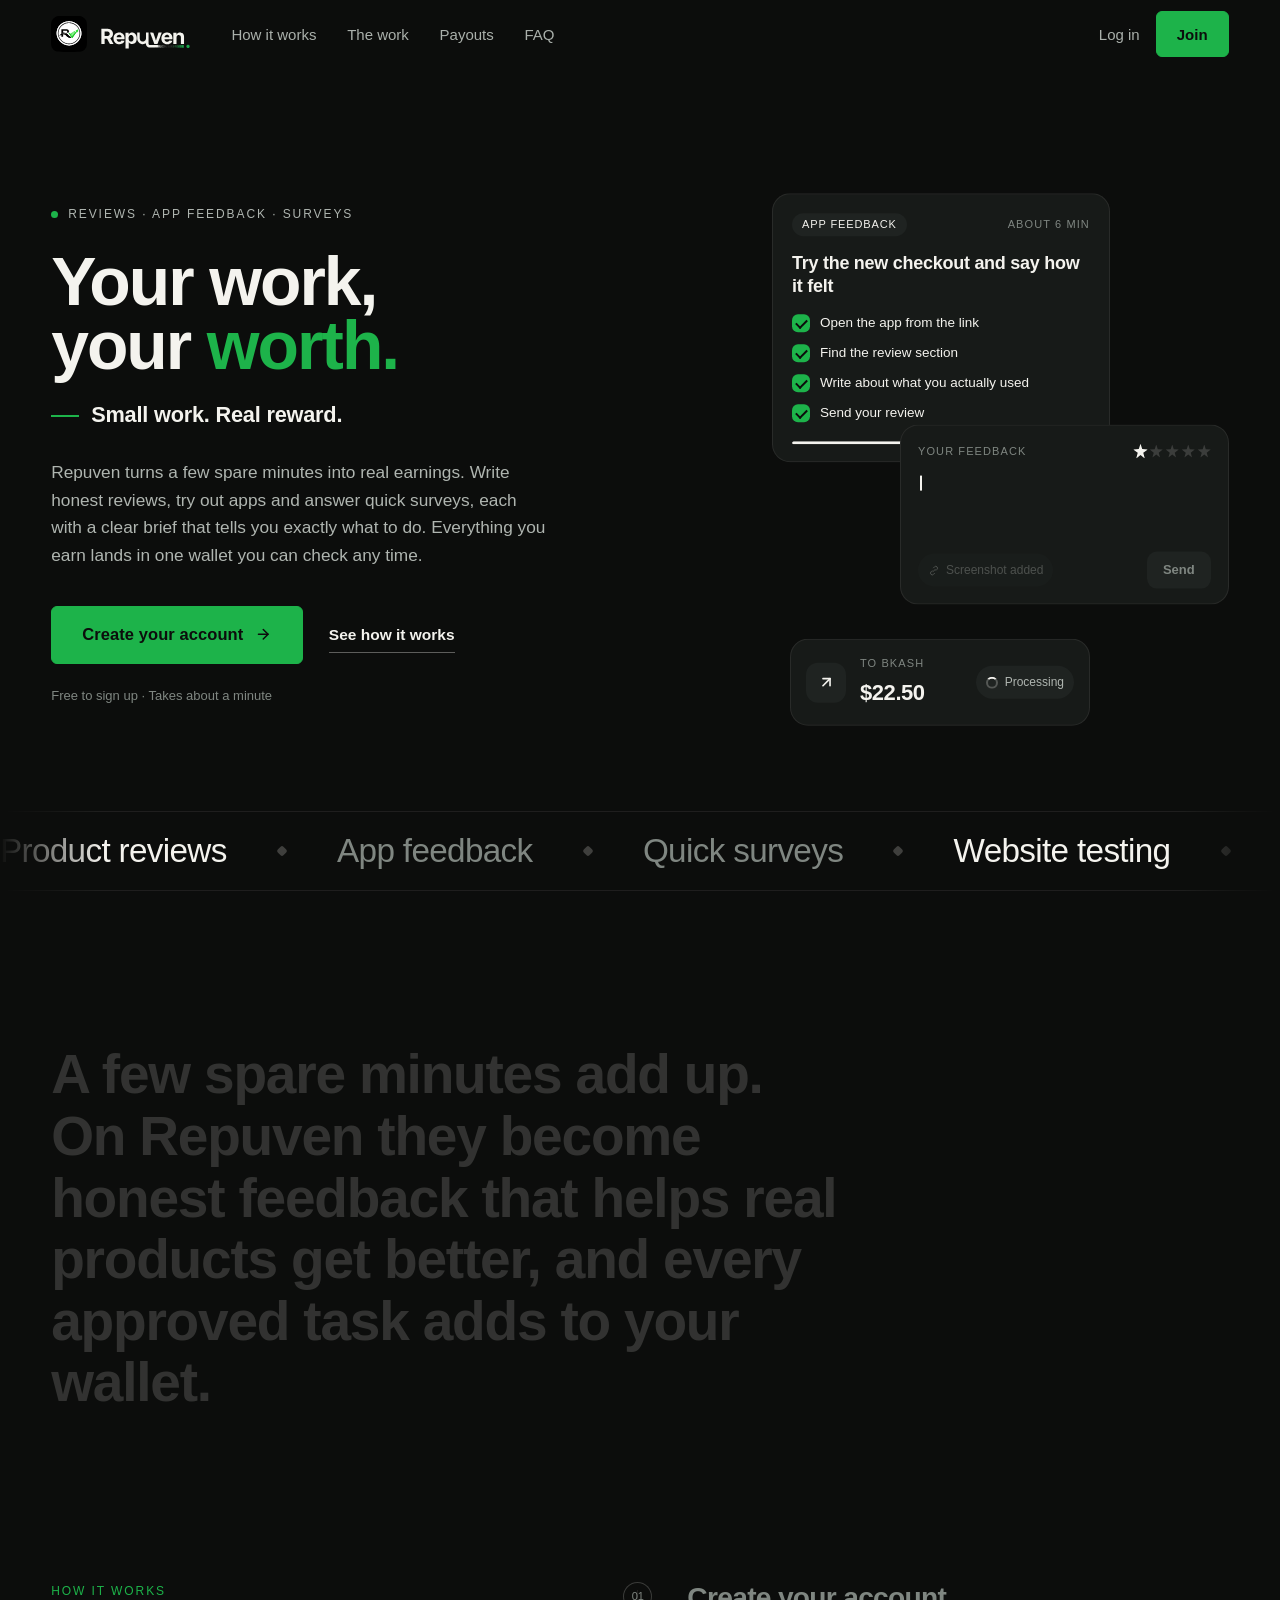
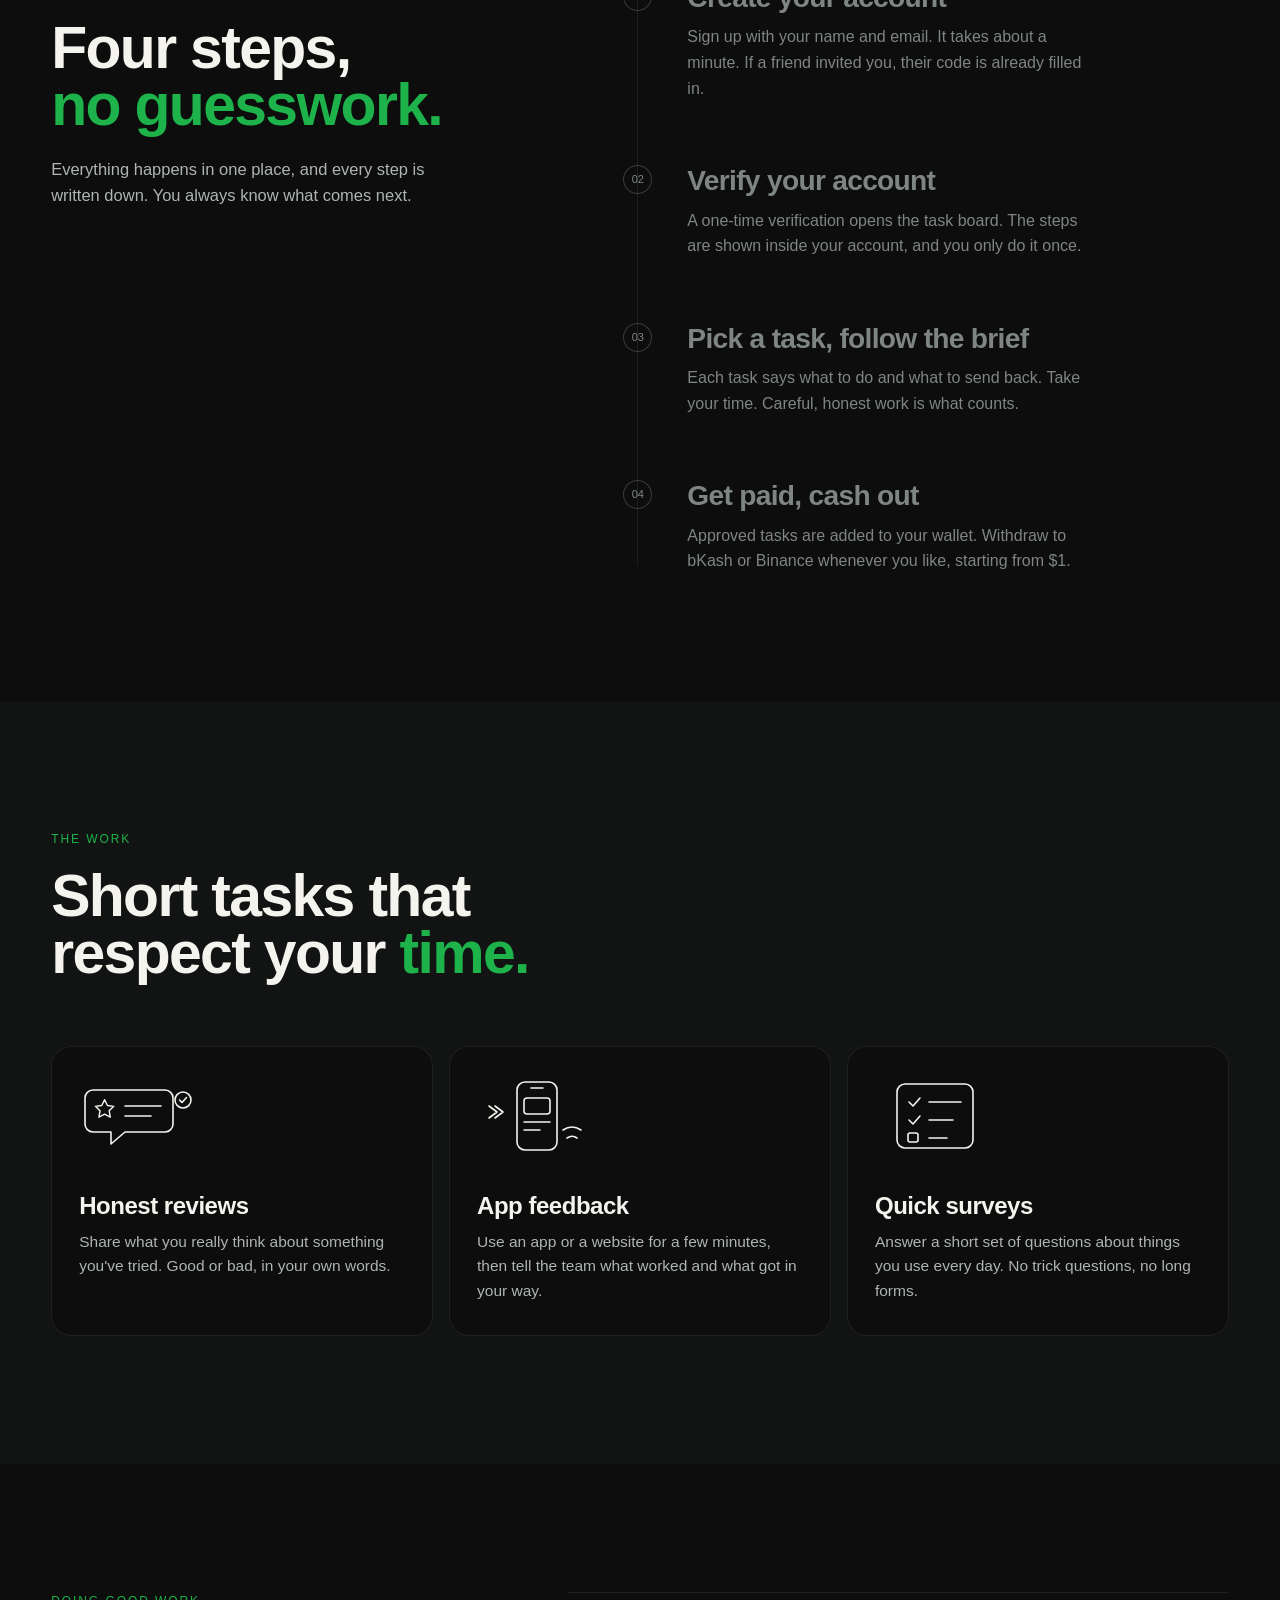
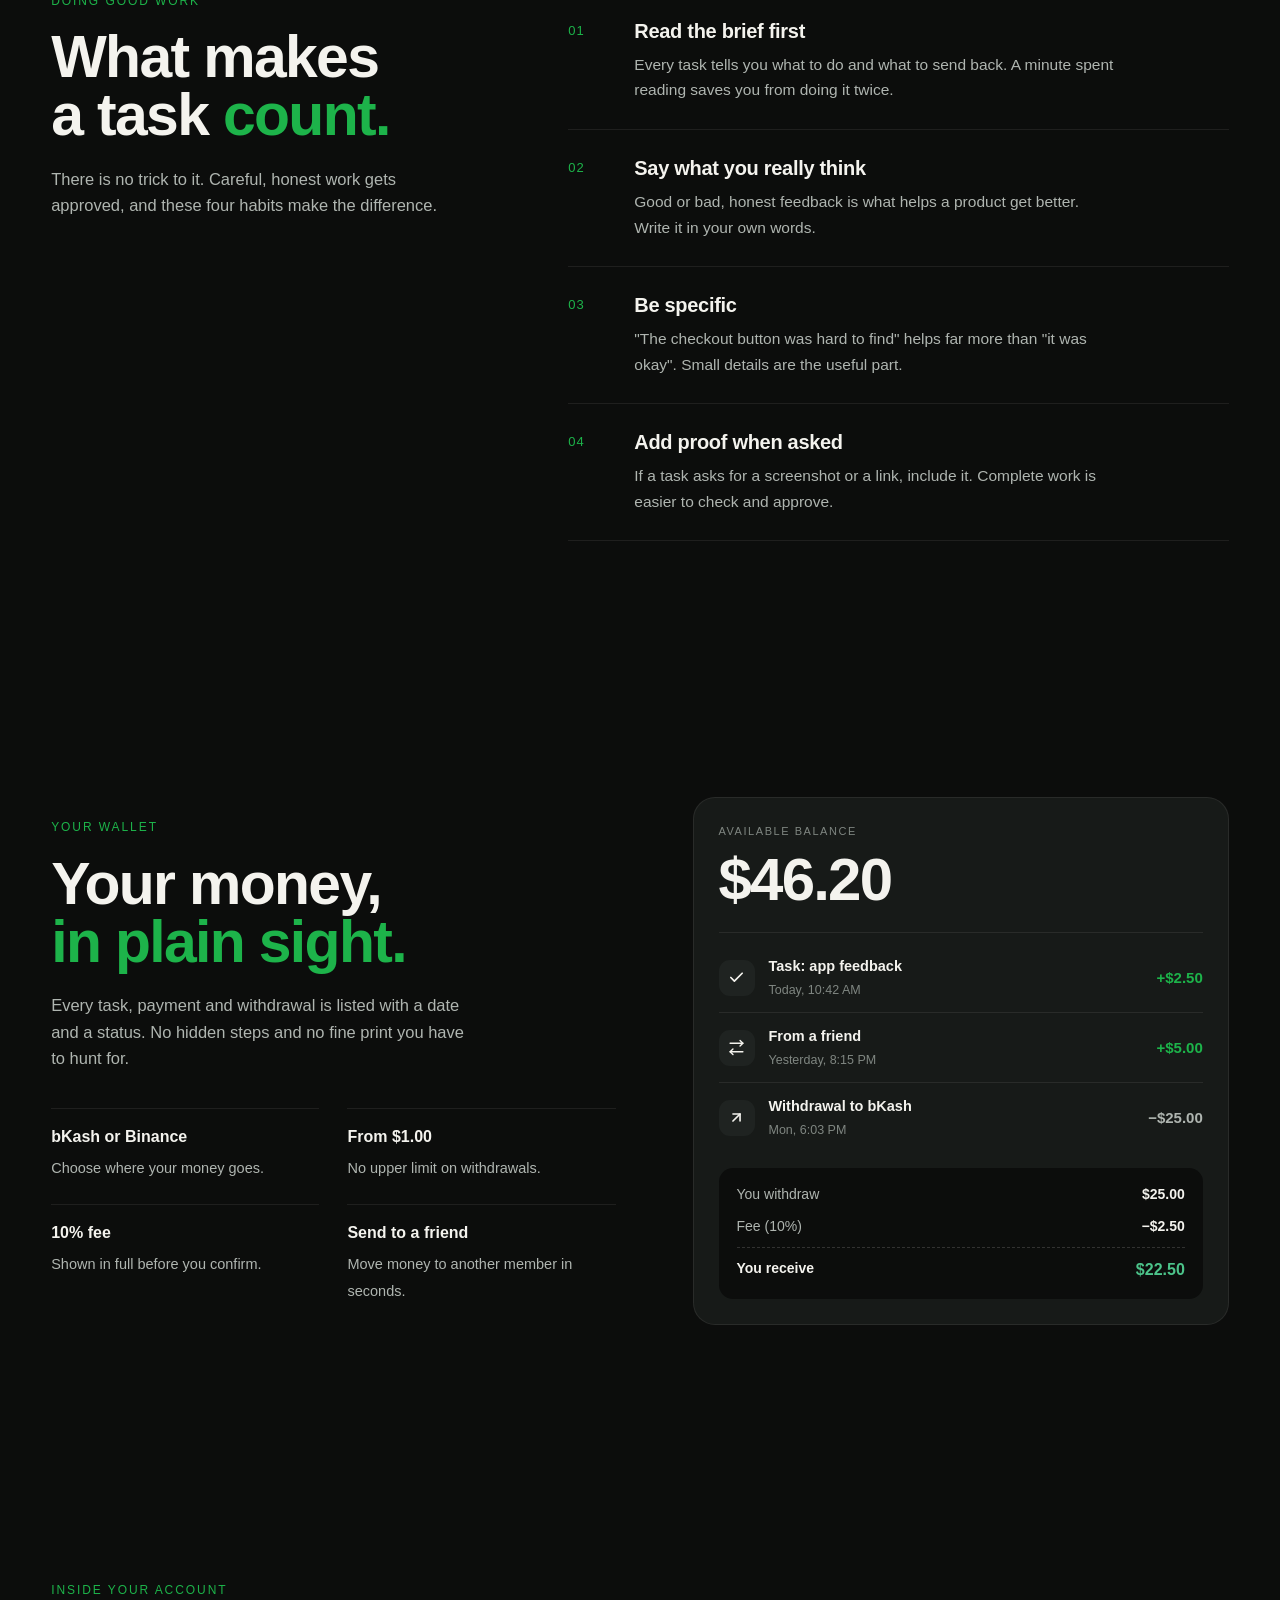
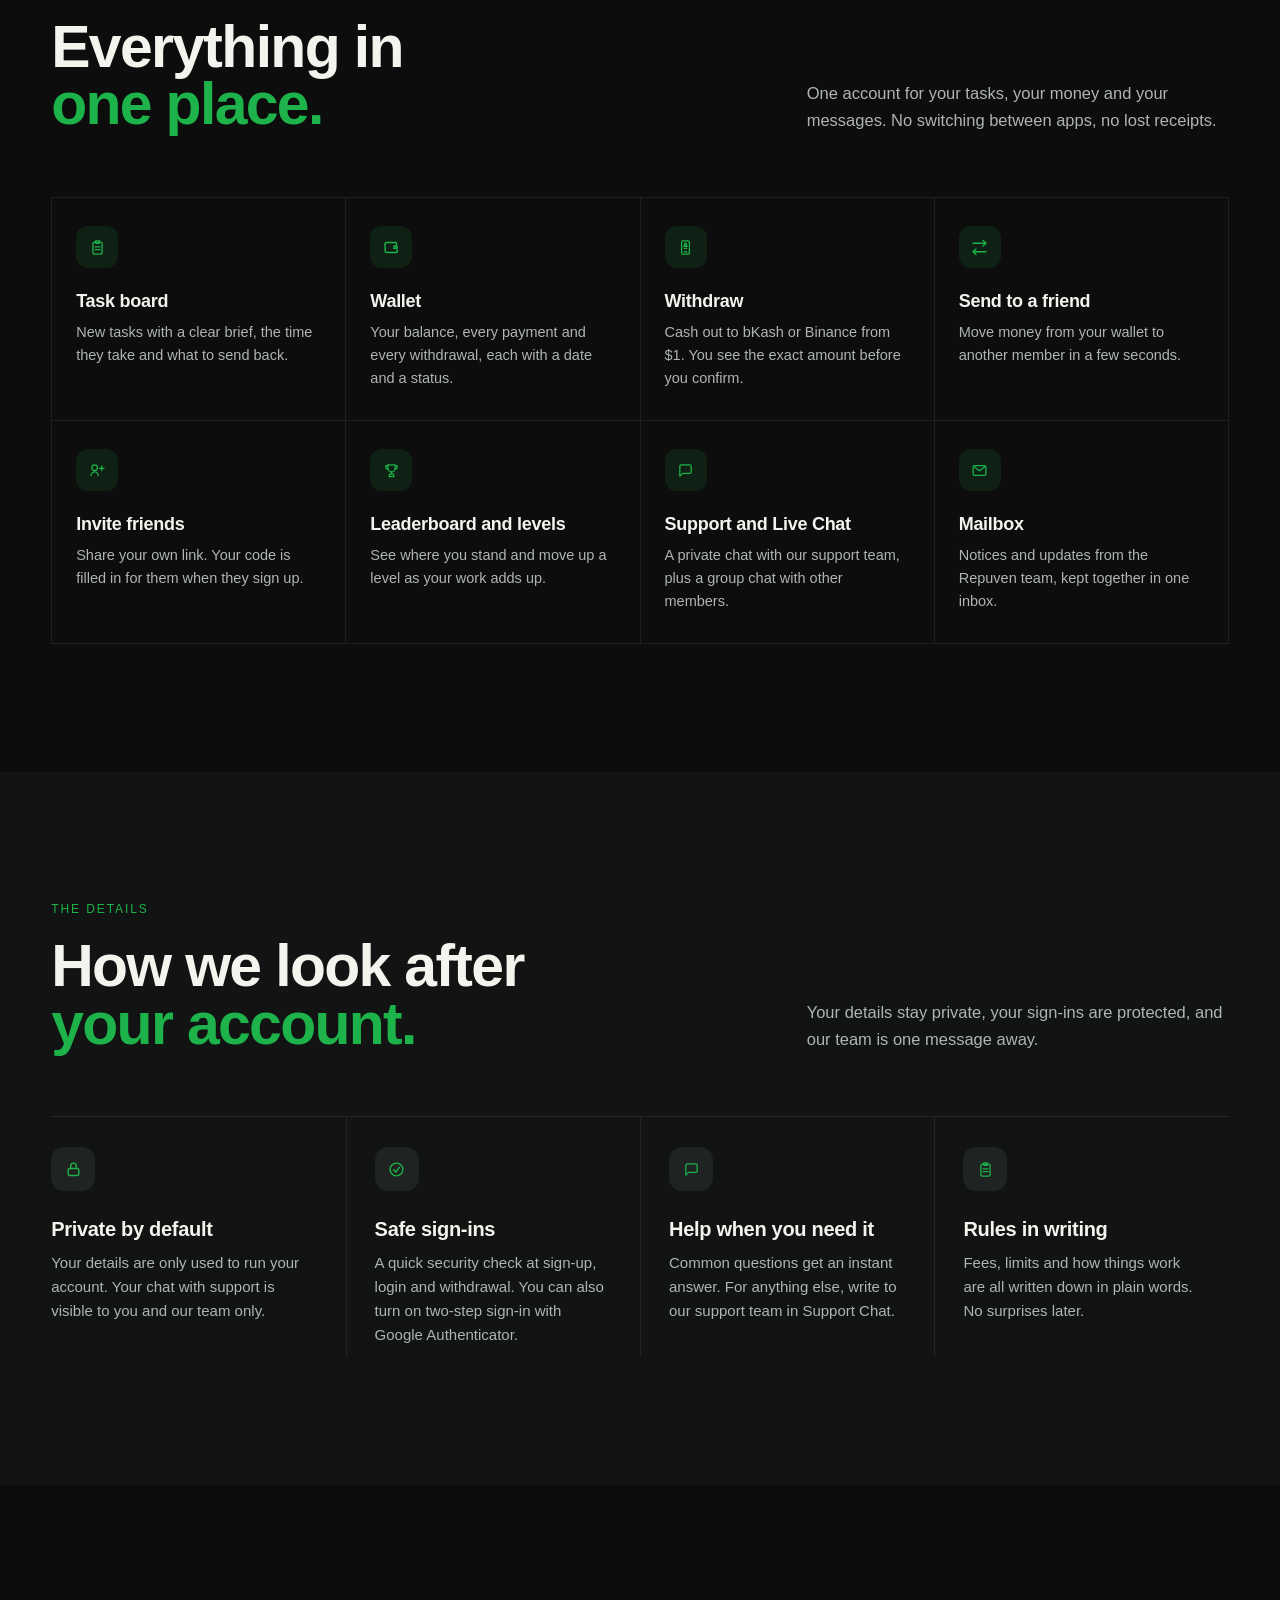
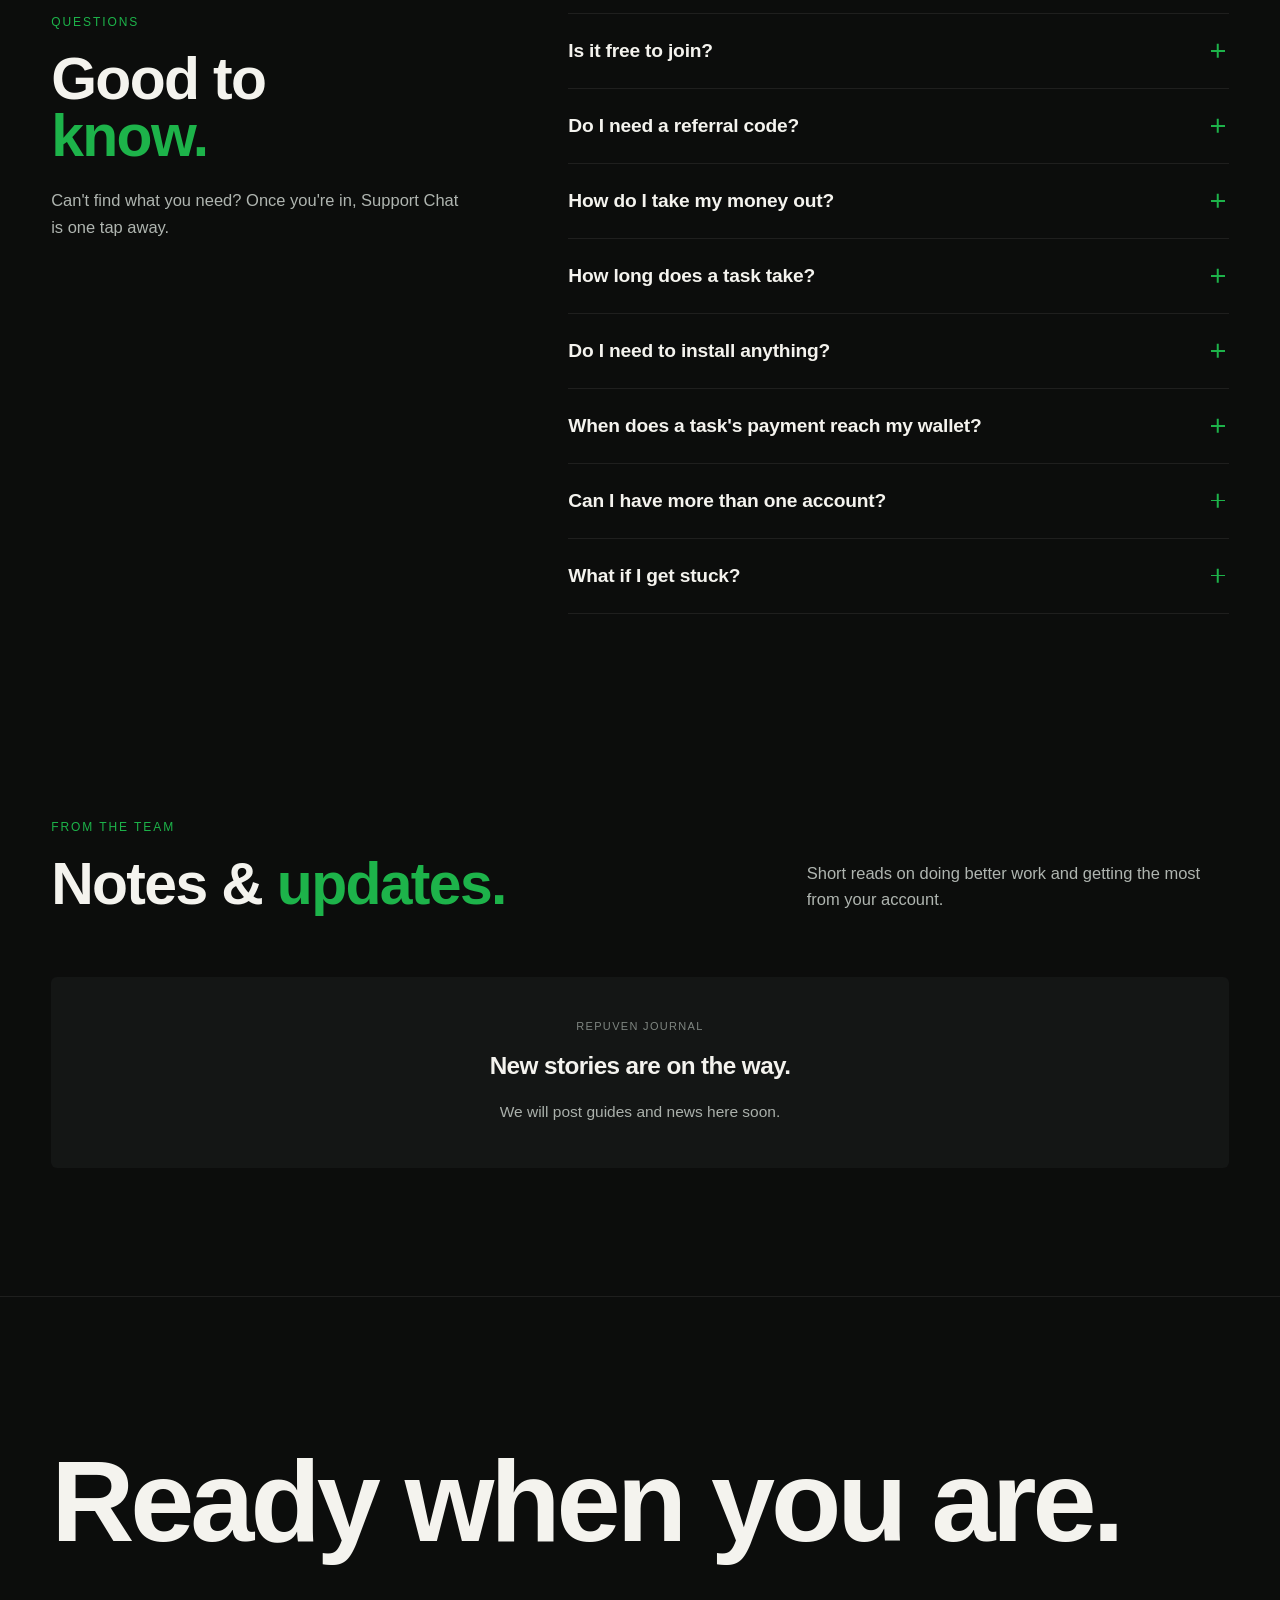
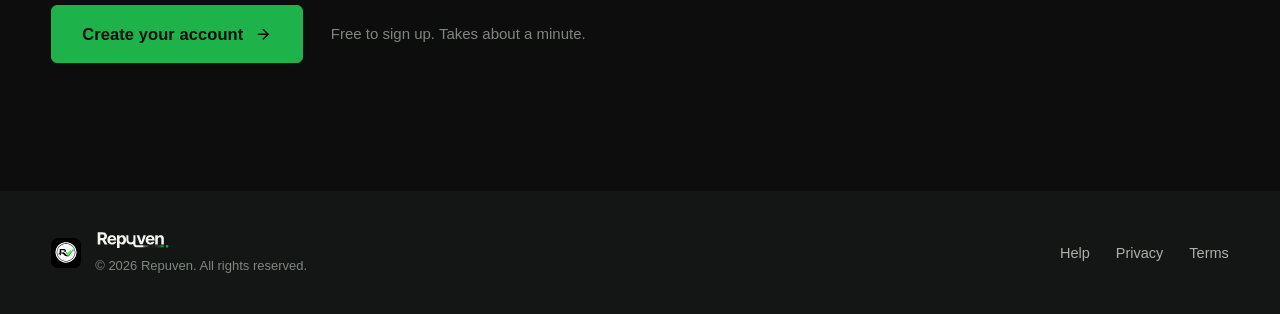
<file: index.html>
<!DOCTYPE html>
<html lang="en" data-theme="dark" data-accent="green">
<head>
<meta charset="UTF-8" />
<meta name="viewport" content="width=device-width, initial-scale=1.0, viewport-fit=cover, interactive-widget=resizes-content" />
<title>Repuven — Your work, your worth.</title>
<meta name="description" content="Repuven pays you for short online tasks: honest reviews, app feedback and quick surveys. Follow a clear brief, keep track in one wallet, and withdraw to bKash or Binance.">
<meta name="theme-color" content="#0B0C0B">
<meta property="og:type" content="website">
<meta property="og:site_name" content="Repuven">
<meta property="og:title" content="Repuven — Your work, your worth.">
<meta property="og:description" content="Small work. Real reward. Short online tasks with a clear brief and a wallet you can check any time.">
<link rel="icon" type="image/svg+xml" href="assets/img/favicon.svg">
<link rel="apple-touch-icon" href="assets/img/apple-touch-icon.png">
<meta property="og:image" content="https://www.repuven.com/assets/img/icon-512.png">
<meta property="og:url" content="https://www.repuven.com/">
<link rel="canonical" href="https://www.repuven.com/">
<script>document.documentElement.classList.add("js")</script>
<script>
/* A saved login means this reload belongs to a signed-in member: keep the landing / login
   screen hidden while the app loads, so a reload goes straight back to the same page
   instead of flashing the login page first. The app removes this class once it has
   decided which screen to show (and a timer removes it if anything goes wrong). */
(function(){
  try{
    var s = JSON.parse(localStorage.getItem("sb-dybotlvvfiqlouzvhvkg-auth-token") || "null");
    var h = location.hash || "", q = location.search || "";
    var callback = /access_token=|type=recovery|type=signup|error=/.test(h) || /[?&](code|type)=/.test(q);
    if(s && s.refresh_token && !callback){
      var d = document.documentElement;
      d.classList.add("srv-resume");
      setTimeout(function(){ d.classList.remove("srv-resume"); }, 12000);
    }
  }catch(e){}
})();
</script>
<style>
html.srv-resume #view-landing, html.srv-resume #view-auth, html.srv-resume #authModal{ display:none !important; }
html.srv-resume body::after{
  content:""; position:fixed; left:50%; top:50%; width:34px; height:34px; margin:-17px 0 0 -17px;
  border-radius:50%; border:3px solid rgba(255,255,255,.14); border-top-color:#9BE15D;
  animation:srv-resume-spin .8s linear infinite; z-index:9999;
}
@keyframes srv-resume-spin{ to{ transform:rotate(360deg); } }
</style>

<!-- Fonts -->
<link rel="preconnect" href="https://fonts.googleapis.com">
<link rel="preconnect" href="https://fonts.gstatic.com" crossorigin>
<link href="https://fonts.googleapis.com/css2?family=Bricolage+Grotesque:opsz,wght@12..96,400..800&family=DM+Mono:wght@400;500&family=Instrument+Sans:wght@400..700&family=Instrument+Serif:ital@1&display=swap" rel="stylesheet">

<!-- Styles: base first, then layout, then each part of the app -->
<link rel="stylesheet" href="assets/css/base.css?v=20261126a">
<link rel="stylesheet" href="assets/css/landing.css?v=20261126a">
<link rel="stylesheet" href="assets/css/auth.css?v=20261126a">
<link rel="stylesheet" href="assets/css/theme.css?v=20261126a">
<link rel="stylesheet" href="assets/css/landing-sections.css?v=20261126a">
<link rel="stylesheet" href="assets/css/app.css?v=20261126a">
<link rel="stylesheet" href="assets/css/docs.css?v=20261126a">
<link rel="stylesheet" href="assets/css/brand.css?v=20261126a">
<link rel="stylesheet" href="assets/css/landing-home.css?v=20261126a">
<link rel="stylesheet" href="assets/css/accounts.css?v=20261126a">
<link rel="stylesheet" href="assets/css/human-check.css?v=20261126a">
<link rel="stylesheet" href="assets/css/confirm-sheet.css?v=20261126a">
<link rel="stylesheet" href="assets/css/home.css?v=20261126a">
<link rel="stylesheet" href="assets/css/landing-hero.css?v=20261126a">
<link rel="stylesheet" href="assets/css/landing-more.css?v=20261126a">
<link rel="stylesheet" href="assets/css/landing-brand.css?v=20261126a">
<link rel="stylesheet" href="assets/css/announcements.css?v=20261126a">
<link rel="stylesheet" href="assets/css/support.css?v=20261126a">
<link rel="stylesheet" href="assets/css/polish.css?v=20261126a">
<link rel="stylesheet" href="assets/css/typography.css?v=20261126a">
<link rel="stylesheet" href="assets/css/chat.css?v=20261126a">
<link rel="stylesheet" href="assets/css/leadership.css?v=20261126a">
<link rel="stylesheet" href="assets/css/survey.css?v=20261126a">
<link rel="stylesheet" href="assets/css/payments.css?v=20261126a">
<link rel="stylesheet" href="assets/css/survey-quota.css?v=20261126a">
<link rel="stylesheet" href="assets/css/deposit.css?v=20261126a">
<link rel="stylesheet" href="assets/css/mobile.css?v=20261126a">
<link rel="stylesheet" href="assets/css/team-link.css?v=20261126a">
<link rel="stylesheet" href="assets/css/survey-list.css?v=20261126a">
<link rel="stylesheet" href="assets/css/profile.css?v=20261126a">
<link rel="stylesheet" href="assets/css/mailbox.css?v=20261126a">
<link rel="stylesheet" href="assets/css/withdraw.css?v=20261126a">
<link rel="stylesheet" href="assets/css/payment-security.css?v=20261126a">
<link rel="stylesheet" href="assets/css/sheets.css?v=20261126a">
<link rel="stylesheet" href="assets/css/captcha.css?v=20261126a">
<link rel="stylesheet" href="assets/css/team.css?v=20261126a">
<link rel="stylesheet" href="assets/css/notifications.css?v=20261126a">

<!-- Scripts that the page needs before it draws -->
<script src="assets/js/chatkit.js?v=20261126a" id="srv-chatkit"></script>
<script src="assets/js/captcha.js?v=20261126a"></script>
<link rel="stylesheet" href="assets/css/alerts.css?v=20261126a">
<link rel="stylesheet" href="assets/css/client-view.css?v=20261126a">
</head>
<body>
<svg id="srv-leader-sprite" xmlns="http://www.w3.org/2000/svg" width="0" height="0" style="position:absolute;width:0;height:0;overflow:hidden" aria-hidden="true" focusable="false">
  <defs>
    <linearGradient id="ldr-m1" x1=".1" y1="0" x2=".9" y2="1"><stop offset="0" stop-color="#FFE3C6"/><stop offset="0.28" stop-color="#E7A066"/><stop offset="0.52" stop-color="#94511F"/><stop offset="0.72" stop-color="#F2B784"/><stop offset="1" stop-color="#4F250C"/></linearGradient>
    <linearGradient id="ldr-m2" x1=".1" y1="0" x2=".9" y2="1"><stop offset="0" stop-color="#FFFFFF"/><stop offset="0.28" stop-color="#DCE1DE"/><stop offset="0.52" stop-color="#858D89"/><stop offset="0.72" stop-color="#F7F9F8"/><stop offset="1" stop-color="#454C49"/></linearGradient>
    <linearGradient id="ldr-m3" x1=".1" y1="0" x2=".9" y2="1"><stop offset="0" stop-color="#FFF8D6"/><stop offset="0.28" stop-color="#FAD15A"/><stop offset="0.52" stop-color="#B37A0F"/><stop offset="0.72" stop-color="#FFE597"/><stop offset="1" stop-color="#6A4404"/></linearGradient>
    <linearGradient id="ldr-m4" x1=".1" y1="0" x2=".9" y2="1"><stop offset="0" stop-color="#FFFFFF"/><stop offset="0.28" stop-color="#D3ECF4"/><stop offset="0.52" stop-color="#7DA2B0"/><stop offset="0.72" stop-color="#EFFAFD"/><stop offset="1" stop-color="#37525D"/></linearGradient>
    <linearGradient id="ldr-m5" x1=".1" y1="0" x2=".9" y2="1"><stop offset="0" stop-color="#F4FCFF"/><stop offset="0.25" stop-color="#8EDBFF"/><stop offset="0.5" stop-color="#3B7FE0"/><stop offset="0.72" stop-color="#D3C4FF"/><stop offset="1" stop-color="#2A3591"/></linearGradient>
    <linearGradient id="ldr-r1" x1="0" y1="0" x2="0" y2="1"><stop offset="0" stop-color="#3A1B08"/><stop offset="1" stop-color="#F6C59A"/></linearGradient>
    <linearGradient id="ldr-r2" x1="0" y1="0" x2="0" y2="1"><stop offset="0" stop-color="#2C312F"/><stop offset="1" stop-color="#FFFFFF"/></linearGradient>
    <linearGradient id="ldr-r3" x1="0" y1="0" x2="0" y2="1"><stop offset="0" stop-color="#4A3003"/><stop offset="1" stop-color="#FFEFA8"/></linearGradient>
    <linearGradient id="ldr-r4" x1="0" y1="0" x2="0" y2="1"><stop offset="0" stop-color="#24383F"/><stop offset="1" stop-color="#F6FDFF"/></linearGradient>
    <linearGradient id="ldr-r5" x1="0" y1="0" x2="0" y2="1"><stop offset="0" stop-color="#18215E"/><stop offset="1" stop-color="#E2D8FF"/></linearGradient>
    <radialGradient id="ldr-in1" cx=".5" cy=".28" r=".85"><stop offset="0" stop-color="#5A341A"/><stop offset=".55" stop-color="#141716"/><stop offset="1" stop-color="#08090A"/></radialGradient>
    <radialGradient id="ldr-in2" cx=".5" cy=".28" r=".85"><stop offset="0" stop-color="#3E4643"/><stop offset=".55" stop-color="#141716"/><stop offset="1" stop-color="#08090A"/></radialGradient>
    <radialGradient id="ldr-in3" cx=".5" cy=".28" r=".85"><stop offset="0" stop-color="#5C4410"/><stop offset=".55" stop-color="#141716"/><stop offset="1" stop-color="#08090A"/></radialGradient>
    <radialGradient id="ldr-in4" cx=".5" cy=".28" r=".85"><stop offset="0" stop-color="#2F5260"/><stop offset=".55" stop-color="#141716"/><stop offset="1" stop-color="#08090A"/></radialGradient>
    <radialGradient id="ldr-in5" cx=".5" cy=".28" r=".85"><stop offset="0" stop-color="#1F3F86"/><stop offset=".55" stop-color="#141716"/><stop offset="1" stop-color="#08090A"/></radialGradient>
    <linearGradient id="ldr-gloss" x1="0" y1="0" x2="0" y2="1"><stop offset="0" stop-color="#fff" stop-opacity=".6"/><stop offset=".38" stop-color="#fff" stop-opacity="0"/></linearGradient>
    <linearGradient id="ldr-shine" x1="0" y1="0" x2="1" y2=".35"><stop offset=".38" stop-color="#fff" stop-opacity="0"/><stop offset=".5" stop-color="#fff" stop-opacity=".85"/><stop offset=".62" stop-color="#fff" stop-opacity="0"/><animateTransform attributeName="gradientTransform" type="translate" values="-1.2 0;1.2 0;1.2 0" keyTimes="0;.35;1" dur="4.2s" repeatCount="indefinite"/></linearGradient>
    <linearGradient id="ldr-g1" x1="0" y1="0" x2="1" y2="1"><stop offset="0" stop-color="#F2FDFF"/><stop offset="1" stop-color="#8FDDFF"/></linearGradient>
    <linearGradient id="ldr-g2" x1="0" y1="0" x2="1" y2="1"><stop offset="0" stop-color="#6CC8FF"/><stop offset="1" stop-color="#2A6FD6"/></linearGradient>
    <linearGradient id="ldr-g3" x1="0" y1="0" x2="1" y2="1"><stop offset="0" stop-color="#C9B8FF"/><stop offset="1" stop-color="#6C5BE0"/></linearGradient>
    <radialGradient id="ldr-glow" cx=".5" cy=".5" r=".5"><stop offset=".35" stop-color="#FF7A00" stop-opacity=".75"/><stop offset=".7" stop-color="#FF3D00" stop-opacity=".25"/><stop offset="1" stop-color="#FF2200" stop-opacity="0"/></radialGradient><linearGradient id="ldr-f1" x1="0" y1="1" x2="0" y2="0"><stop offset="0" stop-color="#FF5A00"/><stop offset=".6" stop-color="#E81E00"/><stop offset="1" stop-color="#A80C00" stop-opacity=".6"/></linearGradient><linearGradient id="ldr-f2" x1="0" y1="1" x2="0" y2="0"><stop offset="0" stop-color="#FFB000"/><stop offset=".7" stop-color="#FF6A00"/><stop offset="1" stop-color="#FF3D00"/></linearGradient><linearGradient id="ldr-f3" x1="0" y1="1" x2="0" y2="0"><stop offset="0" stop-color="#FFFFFF"/><stop offset=".45" stop-color="#FFF3A6"/><stop offset="1" stop-color="#FFC21A"/></linearGradient>

    <symbol id="ldr-b1" viewBox="0 0 48 48" style="overflow:visible"><g style="transform:scale(var(--ldr-fire-scale,1));transform-origin:24px 26px"><ellipse cx="24" cy="21" rx="27" ry="27" fill="url(#ldr-glow)"><animate attributeName="opacity" values=".7;1;.75;.95;.7" dur="1.3s" repeatCount="indefinite"/><animate attributeName="ry" values="26;29;27;28.5;26" dur="1.3s" repeatCount="indefinite"/></ellipse><g class="ldr-fire"><g transform="translate(8.54 31.23) rotate(-60.8) scale(0.81)"><g><animateTransform attributeName="transform" type="rotate" values="-8.5;8.5;-8.5" dur="1.23s" begin="-0.61s" repeatCount="indefinite" calcMode="spline" keySplines=".45 0 .55 1;.45 0 .55 1"/><path d="M0 1C-4.2-.6-5.4-6.4-2.2-11.6-1.4-13-.6-15.4 0-18.6.9-15 2.4-12.6 3.4-10.6 5.6-6.2 4.2-.6 0 1Z" fill="url(#ldr-f1)"><animateTransform attributeName="transform" type="scale" values="1 1;.86 1.28;1.08 .82;.94 1.16;1 1" dur="0.83s" begin="-0.61s" repeatCount="indefinite"/></path></g></g><g transform="translate(7.52 25.98) rotate(-51.2) scale(0.92)"><g><animateTransform attributeName="transform" type="rotate" values="-6.8;6.8;-6.8" dur="1.46s" begin="-0.11s" repeatCount="indefinite" calcMode="spline" keySplines=".45 0 .55 1;.45 0 .55 1"/><path d="M0 1C-4.2-.6-5.4-6.4-2.2-11.6-1.4-13-.6-15.4 0-18.6.9-15 2.4-12.6 3.4-10.6 5.6-6.2 4.2-.6 0 1Z" fill="url(#ldr-f1)"><animateTransform attributeName="transform" type="scale" values="1 1;.86 1.28;1.08 .82;.94 1.16;1 1" dur="0.74s" begin="-0.11s" repeatCount="indefinite"/></path></g></g><g transform="translate(8.13 20.12) rotate(-40.8) scale(1.20)"><g><animateTransform attributeName="transform" type="rotate" values="-10.8;10.8;-10.8" dur="0.93s" begin="-1.18s" repeatCount="indefinite" calcMode="spline" keySplines=".45 0 .55 1;.45 0 .55 1"/><path d="M0 1C-4.2-.6-5.4-6.4-2.2-11.6-1.4-13-.6-15.4 0-18.6.9-15 2.4-12.6 3.4-10.6 5.6-6.2 4.2-.6 0 1Z" fill="url(#ldr-f1)"><animateTransform attributeName="transform" type="scale" values="1 1;.86 1.28;1.08 .82;.94 1.16;1 1" dur="0.76s" begin="-1.18s" repeatCount="indefinite"/></path></g></g><g transform="translate(39.48 18.83) rotate(38.4) scale(1.18)"><g><animateTransform attributeName="transform" type="rotate" values="-7.2;7.2;-7.2" dur="1.00s" begin="-0.01s" repeatCount="indefinite" calcMode="spline" keySplines=".45 0 .55 1;.45 0 .55 1"/><path d="M0 1C-4.2-.6-5.4-6.4-2.2-11.6-1.4-13-.6-15.4 0-18.6.9-15 2.4-12.6 3.4-10.6 5.6-6.2 4.2-.6 0 1Z" fill="url(#ldr-f1)"><animateTransform attributeName="transform" type="scale" values="1 1;.86 1.28;1.08 .82;.94 1.16;1 1" dur="0.75s" begin="-0.01s" repeatCount="indefinite"/></path></g></g><g transform="translate(40.49 24.30) rotate(48.3) scale(1.07)"><g><animateTransform attributeName="transform" type="rotate" values="-9.0;9.0;-9.0" dur="1.32s" begin="-0.67s" repeatCount="indefinite" calcMode="spline" keySplines=".45 0 .55 1;.45 0 .55 1"/><path d="M0 1C-4.2-.6-5.4-6.4-2.2-11.6-1.4-13-.6-15.4 0-18.6.9-15 2.4-12.6 3.4-10.6 5.6-6.2 4.2-.6 0 1Z" fill="url(#ldr-f1)"><animateTransform attributeName="transform" type="scale" values="1 1;.86 1.28;1.08 .82;.94 1.16;1 1" dur="0.76s" begin="-0.67s" repeatCount="indefinite"/></path></g></g><g transform="translate(39.82 30.05) rotate(58.5) scale(0.80)"><g><animateTransform attributeName="transform" type="rotate" values="-9.9;9.9;-9.9" dur="1.53s" begin="-0.07s" repeatCount="indefinite" calcMode="spline" keySplines=".45 0 .55 1;.45 0 .55 1"/><path d="M0 1C-4.2-.6-5.4-6.4-2.2-11.6-1.4-13-.6-15.4 0-18.6.9-15 2.4-12.6 3.4-10.6 5.6-6.2 4.2-.6 0 1Z" fill="url(#ldr-f1)"><animateTransform attributeName="transform" type="scale" values="1 1;.86 1.28;1.08 .82;.94 1.16;1 1" dur="0.60s" begin="-0.07s" repeatCount="indefinite"/></path></g></g><g transform="translate(7.23 26.04) rotate(-42.0) scale(0.95)"><g><animateTransform attributeName="transform" type="rotate" values="-7.7;7.7;-7.7" dur="1.08s" begin="-0.59s" repeatCount="indefinite" calcMode="spline" keySplines=".45 0 .55 1;.45 0 .55 1"/><path d="M0 1C-4.2-.6-5.4-6.4-2.2-11.6-1.4-13-.6-15.4 0-18.6.9-15 2.4-12.6 3.4-10.6 5.6-6.2 4.2-.6 0 1Z" fill="url(#ldr-f1)"><animateTransform attributeName="transform" type="scale" values="1 1;.86 1.28;1.08 .82;.94 1.16;1 1" dur="0.73s" begin="-0.59s" repeatCount="indefinite"/></path></g></g><g transform="translate(8.15 18.98) rotate(-31.8) scale(1.12)"><g><animateTransform attributeName="transform" type="rotate" values="-7.6;7.6;-7.6" dur="0.92s" begin="-1.00s" repeatCount="indefinite" calcMode="spline" keySplines=".45 0 .55 1;.45 0 .55 1"/><path d="M0 1C-4.2-.6-5.4-6.4-2.2-11.6-1.4-13-.6-15.4 0-18.6.9-15 2.4-12.6 3.4-10.6 5.6-6.2 4.2-.6 0 1Z" fill="url(#ldr-f1)"><animateTransform attributeName="transform" type="scale" values="1 1;.86 1.28;1.08 .82;.94 1.16;1 1" dur="0.53s" begin="-1.00s" repeatCount="indefinite"/></path></g></g><g transform="translate(10.83 13.74) rotate(-23.2) scale(0.92)"><g><animateTransform attributeName="transform" type="rotate" values="-10.7;10.7;-10.7" dur="1.41s" begin="-0.27s" repeatCount="indefinite" calcMode="spline" keySplines=".45 0 .55 1;.45 0 .55 1"/><path d="M0 1C-4.2-.6-5.4-6.4-2.2-11.6-1.4-13-.6-15.4 0-18.6.9-15 2.4-12.6 3.4-10.6 5.6-6.2 4.2-.6 0 1Z" fill="url(#ldr-f1)"><animateTransform attributeName="transform" type="scale" values="1 1;.86 1.28;1.08 .82;.94 1.16;1 1" dur="0.63s" begin="-0.27s" repeatCount="indefinite"/></path></g></g><g transform="translate(15.00 9.68) rotate(-14.6) scale(1.04)"><g><animateTransform attributeName="transform" type="rotate" values="-7.3;7.3;-7.3" dur="1.28s" begin="-1.13s" repeatCount="indefinite" calcMode="spline" keySplines=".45 0 .55 1;.45 0 .55 1"/><path d="M0 1C-4.2-.6-5.4-6.4-2.2-11.6-1.4-13-.6-15.4 0-18.6.9-15 2.4-12.6 3.4-10.6 5.6-6.2 4.2-.6 0 1Z" fill="url(#ldr-f1)"><animateTransform attributeName="transform" type="scale" values="1 1;.86 1.28;1.08 .82;.94 1.16;1 1" dur="0.51s" begin="-1.13s" repeatCount="indefinite"/></path></g></g><g transform="translate(18.10 8.01) rotate(-9.2) scale(1.29)"><g><animateTransform attributeName="transform" type="rotate" values="-8.0;8.0;-8.0" dur="1.06s" begin="-0.53s" repeatCount="indefinite" calcMode="spline" keySplines=".45 0 .55 1;.45 0 .55 1"/><path d="M0 1C-4.2-.6-5.4-6.4-2.2-11.6-1.4-13-.6-15.4 0-18.6.9-15 2.4-12.6 3.4-10.6 5.6-6.2 4.2-.6 0 1Z" fill="url(#ldr-f1)"><animateTransform attributeName="transform" type="scale" values="1 1;.86 1.28;1.08 .82;.94 1.16;1 1" dur="0.51s" begin="-0.53s" repeatCount="indefinite"/></path></g></g><g transform="translate(23.30 6.87) rotate(-1.1) scale(1.22)"><g><animateTransform attributeName="transform" type="rotate" values="-5.1;5.1;-5.1" dur="1.22s" begin="-0.35s" repeatCount="indefinite" calcMode="spline" keySplines=".45 0 .55 1;.45 0 .55 1"/><path d="M0 1C-4.2-.6-5.4-6.4-2.2-11.6-1.4-13-.6-15.4 0-18.6.9-15 2.4-12.6 3.4-10.6 5.6-6.2 4.2-.6 0 1Z" fill="url(#ldr-f1)"><animateTransform attributeName="transform" type="scale" values="1 1;.86 1.28;1.08 .82;.94 1.16;1 1" dur="0.57s" begin="-0.35s" repeatCount="indefinite"/></path></g></g><g transform="translate(30.03 8.07) rotate(9.5) scale(1.36)"><g><animateTransform attributeName="transform" type="rotate" values="-10.2;10.2;-10.2" dur="1.03s" begin="-1.19s" repeatCount="indefinite" calcMode="spline" keySplines=".45 0 .55 1;.45 0 .55 1"/><path d="M0 1C-4.2-.6-5.4-6.4-2.2-11.6-1.4-13-.6-15.4 0-18.6.9-15 2.4-12.6 3.4-10.6 5.6-6.2 4.2-.6 0 1Z" fill="url(#ldr-f1)"><animateTransform attributeName="transform" type="scale" values="1 1;.86 1.28;1.08 .82;.94 1.16;1 1" dur="0.69s" begin="-1.19s" repeatCount="indefinite"/></path></g></g><g transform="translate(33.05 9.71) rotate(14.7) scale(1.19)"><g><animateTransform attributeName="transform" type="rotate" values="-7.5;7.5;-7.5" dur="1.40s" begin="-1.12s" repeatCount="indefinite" calcMode="spline" keySplines=".45 0 .55 1;.45 0 .55 1"/><path d="M0 1C-4.2-.6-5.4-6.4-2.2-11.6-1.4-13-.6-15.4 0-18.6.9-15 2.4-12.6 3.4-10.6 5.6-6.2 4.2-.6 0 1Z" fill="url(#ldr-f1)"><animateTransform attributeName="transform" type="scale" values="1 1;.86 1.28;1.08 .82;.94 1.16;1 1" dur="0.72s" begin="-1.12s" repeatCount="indefinite"/></path></g></g><g transform="translate(38.08 15.11) rotate(25.6) scale(1.19)"><g><animateTransform attributeName="transform" type="rotate" values="-10.1;10.1;-10.1" dur="1.31s" begin="-1.06s" repeatCount="indefinite" calcMode="spline" keySplines=".45 0 .55 1;.45 0 .55 1"/><path d="M0 1C-4.2-.6-5.4-6.4-2.2-11.6-1.4-13-.6-15.4 0-18.6.9-15 2.4-12.6 3.4-10.6 5.6-6.2 4.2-.6 0 1Z" fill="url(#ldr-f1)"><animateTransform attributeName="transform" type="scale" values="1 1;.86 1.28;1.08 .82;.94 1.16;1 1" dur="0.59s" begin="-1.06s" repeatCount="indefinite"/></path></g></g><g transform="translate(39.98 19.41) rotate(32.4) scale(1.03)"><g><animateTransform attributeName="transform" type="rotate" values="-7.5;7.5;-7.5" dur="1.07s" begin="-0.96s" repeatCount="indefinite" calcMode="spline" keySplines=".45 0 .55 1;.45 0 .55 1"/><path d="M0 1C-4.2-.6-5.4-6.4-2.2-11.6-1.4-13-.6-15.4 0-18.6.9-15 2.4-12.6 3.4-10.6 5.6-6.2 4.2-.6 0 1Z" fill="url(#ldr-f1)"><animateTransform attributeName="transform" type="scale" values="1 1;.86 1.28;1.08 .82;.94 1.16;1 1" dur="0.51s" begin="-0.96s" repeatCount="indefinite"/></path></g></g><g transform="translate(40.78 24.07) rotate(39.2) scale(0.89)"><g><animateTransform attributeName="transform" type="rotate" values="-7.6;7.6;-7.6" dur="1.37s" begin="-0.45s" repeatCount="indefinite" calcMode="spline" keySplines=".45 0 .55 1;.45 0 .55 1"/><path d="M0 1C-4.2-.6-5.4-6.4-2.2-11.6-1.4-13-.6-15.4 0-18.6.9-15 2.4-12.6 3.4-10.6 5.6-6.2 4.2-.6 0 1Z" fill="url(#ldr-f1)"><animateTransform attributeName="transform" type="scale" values="1 1;.86 1.28;1.08 .82;.94 1.16;1 1" dur="0.71s" begin="-0.45s" repeatCount="indefinite"/></path></g></g><path d="M24.00 7.18 Q29.28 0.99 28.83 -7.14 Q32.94 0.42 30.71 8.72 Q35.68 5.54 37.08 -0.18 Q39.32 6.61 36.26 13.08 Q41.47 11.47 44.13 6.71 Q44.47 13.99 39.69 19.49 Q41.98 20.88 44.59 20.31 Q43.81 24.42 40.41 26.86 Q41.42 29.33 43.85 30.41 Q41.77 33.27 38.29 33.91 Q37.50 36.41 38.66 38.77 Q36.31 40.08 33.70 39.42 Q31.86 41.06 31.66 43.52 Q29.33 43.82 27.43 42.43 Q25.07 43.36 24.00 45.66 Q21.64 44.73 20.57 42.43 Q18.24 42.12 16.34 43.49 Q14.51 41.86 14.30 39.42 Q11.90 38.11 9.27 38.82 Q8.51 36.27 9.71 33.91 Q8.05 31.28 5.03 30.53 Q5.58 28.18 7.59 26.86 Q6.80 22.72 3.37 20.27 Q5.68 18.89 8.31 19.49 Q8.74 12.89 4.49 7.81 Q9.17 8.99 11.74 13.08 Q14.28 3.46 9.48 -5.26 Q16.18 0.17 17.29 8.72 Q21.11 2.11 19.33 -5.31 Q24.16 0.00 24.00 7.18Z" fill="url(#ldr-f1)"><animate attributeName="d" values="M24.00 7.18 Q29.28 0.99 28.83 -7.14 Q32.94 0.42 30.71 8.72 Q35.68 5.54 37.08 -0.18 Q39.32 6.61 36.26 13.08 Q41.47 11.47 44.13 6.71 Q44.47 13.99 39.69 19.49 Q41.98 20.88 44.59 20.31 Q43.81 24.42 40.41 26.86 Q41.42 29.33 43.85 30.41 Q41.77 33.27 38.29 33.91 Q37.50 36.41 38.66 38.77 Q36.31 40.08 33.70 39.42 Q31.86 41.06 31.66 43.52 Q29.33 43.82 27.43 42.43 Q25.07 43.36 24.00 45.66 Q21.64 44.73 20.57 42.43 Q18.24 42.12 16.34 43.49 Q14.51 41.86 14.30 39.42 Q11.90 38.11 9.27 38.82 Q8.51 36.27 9.71 33.91 Q8.05 31.28 5.03 30.53 Q5.58 28.18 7.59 26.86 Q6.80 22.72 3.37 20.27 Q5.68 18.89 8.31 19.49 Q8.74 12.89 4.49 7.81 Q9.17 8.99 11.74 13.08 Q14.28 3.46 9.48 -5.26 Q16.18 0.17 17.29 8.72 Q21.11 2.11 19.33 -5.31 Q24.16 0.00 24.00 7.18Z;M24.00 7.18 Q29.06 1.42 28.76 -6.25 Q32.73 0.84 30.71 8.72 Q37.76 2.84 38.80 -6.27 Q41.40 3.91 36.26 13.08 Q40.24 12.45 42.69 9.26 Q43.24 14.98 39.69 19.49 Q43.07 20.51 46.21 18.92 Q44.90 24.05 40.41 26.86 Q40.97 29.21 43.00 30.53 Q41.32 33.16 38.29 33.91 Q37.46 36.34 38.53 38.68 Q36.26 40.01 33.70 39.42 Q31.88 41.62 32.09 44.48 Q29.35 44.38 27.43 42.43 Q25.13 43.20 24.00 45.34 Q21.70 44.57 20.57 42.43 Q17.99 42.37 16.07 44.11 Q14.25 42.12 14.30 39.42 Q11.89 38.11 9.24 38.83 Q8.49 36.28 9.71 33.91 Q7.70 31.09 4.31 30.43 Q5.23 27.99 7.59 26.86 Q6.46 22.07 2.33 19.38 Q5.34 18.24 8.31 19.49 Q8.83 13.58 5.13 8.94 Q9.26 9.69 11.74 13.08 Q14.28 3.44 9.48 -5.28 Q16.18 0.16 17.29 8.72 Q21.06 2.28 19.35 -4.99 Q24.11 0.16 24.00 7.18Z;M24.00 7.18 Q29.59 0.37 28.95 -8.41 Q33.25 -0.20 30.71 8.72 Q36.25 4.80 37.55 -1.85 Q39.89 5.87 36.26 13.08 Q40.27 12.43 42.73 9.20 Q43.27 14.95 39.69 19.49 Q43.34 20.42 46.63 18.57 Q45.18 23.96 40.41 26.86 Q40.89 29.19 42.85 30.55 Q41.24 33.14 38.29 33.91 Q37.56 36.49 38.81 38.87 Q36.36 40.16 33.70 39.42 Q31.88 41.56 32.04 44.37 Q29.35 44.32 27.43 42.43 Q25.16 43.13 24.00 45.21 Q21.73 44.51 20.57 42.43 Q18.02 42.33 16.11 44.02 Q14.29 42.08 14.30 39.42 Q11.78 38.14 9.07 38.95 Q8.38 36.30 9.71 33.91 Q8.07 31.30 5.08 30.54 Q5.60 28.20 7.59 26.86 Q6.55 22.26 2.63 19.63 Q5.44 18.43 8.31 19.49 Q8.63 12.06 3.73 6.45 Q9.06 8.16 11.74 13.08 Q14.11 5.03 10.28 -2.44 Q16.02 1.74 17.29 8.72 Q21.97 -0.74 18.84 -10.81 Q25.02 -2.85 24.00 7.18Z;M24.00 7.18 Q29.28 0.99 28.83 -7.14 Q32.94 0.42 30.71 8.72 Q35.68 5.54 37.08 -0.18 Q39.32 6.61 36.26 13.08 Q41.47 11.47 44.13 6.71 Q44.47 13.99 39.69 19.49 Q41.98 20.88 44.59 20.31 Q43.81 24.42 40.41 26.86 Q41.42 29.33 43.85 30.41 Q41.77 33.27 38.29 33.91 Q37.50 36.41 38.66 38.77 Q36.31 40.08 33.70 39.42 Q31.86 41.06 31.66 43.52 Q29.33 43.82 27.43 42.43 Q25.07 43.36 24.00 45.66 Q21.64 44.73 20.57 42.43 Q18.24 42.12 16.34 43.49 Q14.51 41.86 14.30 39.42 Q11.90 38.11 9.27 38.82 Q8.51 36.27 9.71 33.91 Q8.05 31.28 5.03 30.53 Q5.58 28.18 7.59 26.86 Q6.80 22.72 3.37 20.27 Q5.68 18.89 8.31 19.49 Q8.74 12.89 4.49 7.81 Q9.17 8.99 11.74 13.08 Q14.28 3.46 9.48 -5.26 Q16.18 0.17 17.29 8.72 Q21.11 2.11 19.33 -5.31 Q24.16 0.00 24.00 7.18Z" dur="0.9s" repeatCount="indefinite"/></path><g transform="translate(8.32 20.60) rotate(-30.2) scale(1.09)"><g><animateTransform attributeName="transform" type="rotate" values="-9.4;9.4;-9.4" dur="0.96s" begin="-1.00s" repeatCount="indefinite" calcMode="spline" keySplines=".45 0 .55 1;.45 0 .55 1"/><path d="M0 .8C-3-.5-3.8-5-1.5-9.4-.9-10.6-.3-12.4 0-14.6.6-12 1.7-10.2 2.4-8.6 4-5 3-.5 0 .8Z" fill="url(#ldr-f2)"><animateTransform attributeName="transform" type="scale" values="1 1;.86 1.28;1.08 .82;.94 1.16;1 1" dur="0.41s" begin="-1.00s" repeatCount="indefinite"/></path></g></g><g transform="translate(10.22 15.81) rotate(-23.3) scale(0.97)"><g><animateTransform attributeName="transform" type="rotate" values="-6.0;6.0;-6.0" dur="1.32s" begin="-0.70s" repeatCount="indefinite" calcMode="spline" keySplines=".45 0 .55 1;.45 0 .55 1"/><path d="M0 .8C-3-.5-3.8-5-1.5-9.4-.9-10.6-.3-12.4 0-14.6.6-12 1.7-10.2 2.4-8.6 4-5 3-.5 0 .8Z" fill="url(#ldr-f2)"><animateTransform attributeName="transform" type="scale" values="1 1;.86 1.28;1.08 .82;.94 1.16;1 1" dur="0.55s" begin="-0.70s" repeatCount="indefinite"/></path></g></g><g transform="translate(13.44 11.73) rotate(-16.3) scale(1.12)"><g><animateTransform attributeName="transform" type="rotate" values="-8.3;8.3;-8.3" dur="1.60s" begin="-1.14s" repeatCount="indefinite" calcMode="spline" keySplines=".45 0 .55 1;.45 0 .55 1"/><path d="M0 .8C-3-.5-3.8-5-1.5-9.4-.9-10.6-.3-12.4 0-14.6.6-12 1.7-10.2 2.4-8.6 4-5 3-.5 0 .8Z" fill="url(#ldr-f2)"><animateTransform attributeName="transform" type="scale" values="1 1;.86 1.28;1.08 .82;.94 1.16;1 1" dur="0.58s" begin="-1.14s" repeatCount="indefinite"/></path></g></g><g transform="translate(18.31 8.62) rotate(-8.2) scale(1.15)"><g><animateTransform attributeName="transform" type="rotate" values="-6.9;6.9;-6.9" dur="0.92s" begin="-0.56s" repeatCount="indefinite" calcMode="spline" keySplines=".45 0 .55 1;.45 0 .55 1"/><path d="M0 .8C-3-.5-3.8-5-1.5-9.4-.9-10.6-.3-12.4 0-14.6.6-12 1.7-10.2 2.4-8.6 4-5 3-.5 0 .8Z" fill="url(#ldr-f2)"><animateTransform attributeName="transform" type="scale" values="1 1;.86 1.28;1.08 .82;.94 1.16;1 1" dur="0.41s" begin="-0.56s" repeatCount="indefinite"/></path></g></g><g transform="translate(23.66 7.51) rotate(-0.5) scale(1.50)"><g><animateTransform attributeName="transform" type="rotate" values="-5.1;5.1;-5.1" dur="1.29s" begin="-0.28s" repeatCount="indefinite" calcMode="spline" keySplines=".45 0 .55 1;.45 0 .55 1"/><path d="M0 .8C-3-.5-3.8-5-1.5-9.4-.9-10.6-.3-12.4 0-14.6.6-12 1.7-10.2 2.4-8.6 4-5 3-.5 0 .8Z" fill="url(#ldr-f2)"><animateTransform attributeName="transform" type="scale" values="1 1;.86 1.28;1.08 .82;.94 1.16;1 1" dur="0.53s" begin="-0.28s" repeatCount="indefinite"/></path></g></g><g transform="translate(29.07 8.38) rotate(7.3) scale(1.09)"><g><animateTransform attributeName="transform" type="rotate" values="-6.1;6.1;-6.1" dur="1.60s" begin="-0.81s" repeatCount="indefinite" calcMode="spline" keySplines=".45 0 .55 1;.45 0 .55 1"/><path d="M0 .8C-3-.5-3.8-5-1.5-9.4-.9-10.6-.3-12.4 0-14.6.6-12 1.7-10.2 2.4-8.6 4-5 3-.5 0 .8Z" fill="url(#ldr-f2)"><animateTransform attributeName="transform" type="scale" values="1 1;.86 1.28;1.08 .82;.94 1.16;1 1" dur="0.53s" begin="-0.81s" repeatCount="indefinite"/></path></g></g><g transform="translate(35.24 12.40) rotate(17.6) scale(1.28)"><g><animateTransform attributeName="transform" type="rotate" values="-9.7;9.7;-9.7" dur="1.53s" begin="-0.92s" repeatCount="indefinite" calcMode="spline" keySplines=".45 0 .55 1;.45 0 .55 1"/><path d="M0 .8C-3-.5-3.8-5-1.5-9.4-.9-10.6-.3-12.4 0-14.6.6-12 1.7-10.2 2.4-8.6 4-5 3-.5 0 .8Z" fill="url(#ldr-f2)"><animateTransform attributeName="transform" type="scale" values="1 1;.86 1.28;1.08 .82;.94 1.16;1 1" dur="0.58s" begin="-0.92s" repeatCount="indefinite"/></path></g></g><g transform="translate(37.82 15.87) rotate(23.4) scale(1.25)"><g><animateTransform attributeName="transform" type="rotate" values="-9.3;9.3;-9.3" dur="1.01s" begin="-0.90s" repeatCount="indefinite" calcMode="spline" keySplines=".45 0 .55 1;.45 0 .55 1"/><path d="M0 .8C-3-.5-3.8-5-1.5-9.4-.9-10.6-.3-12.4 0-14.6.6-12 1.7-10.2 2.4-8.6 4-5 3-.5 0 .8Z" fill="url(#ldr-f2)"><animateTransform attributeName="transform" type="scale" values="1 1;.86 1.28;1.08 .82;.94 1.16;1 1" dur="0.64s" begin="-0.90s" repeatCount="indefinite"/></path></g></g><g transform="translate(39.93 21.85) rotate(31.8) scale(0.90)"><g><animateTransform attributeName="transform" type="rotate" values="-10.0;10.0;-10.0" dur="1.55s" begin="-0.60s" repeatCount="indefinite" calcMode="spline" keySplines=".45 0 .55 1;.45 0 .55 1"/><path d="M0 .8C-3-.5-3.8-5-1.5-9.4-.9-10.6-.3-12.4 0-14.6.6-12 1.7-10.2 2.4-8.6 4-5 3-.5 0 .8Z" fill="url(#ldr-f2)"><animateTransform attributeName="transform" type="scale" values="1 1;.86 1.28;1.08 .82;.94 1.16;1 1" dur="0.52s" begin="-0.60s" repeatCount="indefinite"/></path></g></g><path d="M24.00 8.26 Q27.75 4.85 28.11 -0.21 Q31.19 4.31 30.30 9.71 Q35.02 6.68 36.34 1.23 Q38.44 7.68 35.52 13.80 Q39.28 13.21 41.61 10.19 Q42.10 15.58 38.74 19.83 Q41.33 21.00 44.02 20.06 Q43.05 24.32 39.42 26.75 Q39.75 28.92 41.50 30.27 Q40.08 32.63 37.42 33.37 Q36.51 35.47 37.29 37.62 Q35.38 38.91 33.11 38.54 Q31.39 40.19 31.28 42.57 Q29.01 42.78 27.22 41.37 Q25.07 42.09 24.00 44.10 Q21.84 43.38 20.78 41.37 Q18.63 41.04 16.85 42.28 Q15.12 40.80 14.89 38.54 Q12.79 37.29 10.40 37.82 Q9.60 35.56 10.58 33.37 Q9.09 30.96 6.35 30.24 Q6.77 28.05 8.58 26.75 Q7.71 22.66 4.26 20.29 Q6.67 19.06 9.26 19.83 Q9.89 15.50 7.37 11.92 Q10.30 11.84 12.48 13.80 Q14.44 8.68 12.34 3.63 Q16.23 5.60 17.70 9.71 Q21.53 2.68 19.46 -5.06 Q24.40 0.69 24.00 8.26Z" fill="url(#ldr-f2)"><animate attributeName="d" values="M24.00 8.26 Q27.75 4.85 28.11 -0.21 Q31.19 4.31 30.30 9.71 Q35.02 6.68 36.34 1.23 Q38.44 7.68 35.52 13.80 Q39.28 13.21 41.61 10.19 Q42.10 15.58 38.74 19.83 Q41.33 21.00 44.02 20.06 Q43.05 24.32 39.42 26.75 Q39.75 28.92 41.50 30.27 Q40.08 32.63 37.42 33.37 Q36.51 35.47 37.29 37.62 Q35.38 38.91 33.11 38.54 Q31.39 40.19 31.28 42.57 Q29.01 42.78 27.22 41.37 Q25.07 42.09 24.00 44.10 Q21.84 43.38 20.78 41.37 Q18.63 41.04 16.85 42.28 Q15.12 40.80 14.89 38.54 Q12.79 37.29 10.40 37.82 Q9.60 35.56 10.58 33.37 Q9.09 30.96 6.35 30.24 Q6.77 28.05 8.58 26.75 Q7.71 22.66 4.26 20.29 Q6.67 19.06 9.26 19.83 Q9.89 15.50 7.37 11.92 Q10.30 11.84 12.48 13.80 Q14.44 8.68 12.34 3.63 Q16.23 5.60 17.70 9.71 Q21.53 2.68 19.46 -5.06 Q24.40 0.69 24.00 8.26Z;M24.00 8.26 Q29.03 2.32 28.57 -5.45 Q32.47 1.78 30.30 9.71 Q33.84 8.21 35.37 4.69 Q37.26 9.21 35.52 13.80 Q39.42 13.11 41.76 9.92 Q42.23 15.48 38.74 19.83 Q40.43 21.30 42.68 21.20 Q42.16 24.63 39.42 26.75 Q40.23 29.04 42.39 30.15 Q40.55 32.75 37.42 33.37 Q36.44 35.37 37.11 37.50 Q35.32 38.82 33.11 38.54 Q31.39 40.25 31.32 42.67 Q29.01 42.84 27.22 41.37 Q25.06 42.10 24.00 44.11 Q21.84 43.39 20.78 41.37 Q18.48 41.20 16.69 42.66 Q14.97 40.96 14.89 38.54 Q12.65 37.32 10.18 37.98 Q9.46 35.59 10.58 33.37 Q9.18 31.01 6.54 30.27 Q6.86 28.10 8.58 26.75 Q7.96 23.13 5.01 20.94 Q6.91 19.53 9.26 19.83 Q9.74 14.32 6.29 10.01 Q10.14 10.67 12.48 13.80 Q14.46 8.52 12.25 3.34 Q16.25 5.44 17.70 9.71 Q20.92 4.69 19.81 -1.16 Q23.79 2.71 24.00 8.26Z;M24.00 8.26 Q28.13 4.10 28.25 -1.76 Q31.57 3.56 30.30 9.71 Q34.64 7.17 36.03 2.34 Q38.07 8.17 35.52 13.80 Q38.92 13.51 41.18 10.95 Q41.73 15.88 38.74 19.83 Q40.77 21.19 43.17 20.78 Q42.49 24.52 39.42 26.75 Q39.84 28.95 41.67 30.24 Q40.17 32.66 37.42 33.37 Q36.61 35.62 37.58 37.81 Q35.49 39.07 33.11 38.54 Q31.38 40.00 31.14 42.25 Q29.00 42.59 27.22 41.37 Q25.07 42.08 24.00 44.08 Q21.85 43.37 20.78 41.37 Q18.72 40.96 16.94 42.08 Q15.21 40.72 14.89 38.54 Q12.97 37.25 10.68 37.64 Q9.77 35.53 10.58 33.37 Q9.12 30.98 6.42 30.26 Q6.80 28.07 8.58 26.75 Q8.07 23.34 5.35 21.22 Q7.02 19.74 9.26 19.83 Q9.73 14.25 6.23 9.90 Q10.13 10.60 12.48 13.80 Q14.47 8.44 12.21 3.19 Q16.26 5.35 17.70 9.71 Q21.43 3.03 19.52 -4.37 Q24.29 1.05 24.00 8.26Z;M24.00 8.26 Q27.75 4.85 28.11 -0.21 Q31.19 4.31 30.30 9.71 Q35.02 6.68 36.34 1.23 Q38.44 7.68 35.52 13.80 Q39.28 13.21 41.61 10.19 Q42.10 15.58 38.74 19.83 Q41.33 21.00 44.02 20.06 Q43.05 24.32 39.42 26.75 Q39.75 28.92 41.50 30.27 Q40.08 32.63 37.42 33.37 Q36.51 35.47 37.29 37.62 Q35.38 38.91 33.11 38.54 Q31.39 40.19 31.28 42.57 Q29.01 42.78 27.22 41.37 Q25.07 42.09 24.00 44.10 Q21.84 43.38 20.78 41.37 Q18.63 41.04 16.85 42.28 Q15.12 40.80 14.89 38.54 Q12.79 37.29 10.40 37.82 Q9.60 35.56 10.58 33.37 Q9.09 30.96 6.35 30.24 Q6.77 28.05 8.58 26.75 Q7.71 22.66 4.26 20.29 Q6.67 19.06 9.26 19.83 Q9.89 15.50 7.37 11.92 Q10.30 11.84 12.48 13.80 Q14.44 8.68 12.34 3.63 Q16.23 5.60 17.70 9.71 Q21.53 2.68 19.46 -5.06 Q24.40 0.69 24.00 8.26Z" dur="0.7s" repeatCount="indefinite"/></path><g transform="translate(9.08 20.09) rotate(-25.6) scale(0.91)"><g><animateTransform attributeName="transform" type="rotate" values="-5.4;5.4;-5.4" dur="1.32s" begin="-0.75s" repeatCount="indefinite" calcMode="spline" keySplines=".45 0 .55 1;.45 0 .55 1"/><path d="M0 .6C-1.7-.3-2.2-3.2-.8-6-.4-7-.1-8.1 0-9.6.4-8 1-6.8 1.4-5.6 2.3-3.2 1.7-.3 0 .6Z" fill="url(#ldr-f3)"><animateTransform attributeName="transform" type="scale" values="1 1;.86 1.28;1.08 .82;.94 1.16;1 1" dur="0.37s" begin="-0.75s" repeatCount="indefinite"/></path></g></g><g transform="translate(11.65 14.71) rotate(-18.3) scale(1.18)"><g><animateTransform attributeName="transform" type="rotate" values="-7.8;7.8;-7.8" dur="1.06s" begin="-1.19s" repeatCount="indefinite" calcMode="spline" keySplines=".45 0 .55 1;.45 0 .55 1"/><path d="M0 .6C-1.7-.3-2.2-3.2-.8-6-.4-7-.1-8.1 0-9.6.4-8 1-6.8 1.4-5.6 2.3-3.2 1.7-.3 0 .6Z" fill="url(#ldr-f3)"><animateTransform attributeName="transform" type="scale" values="1 1;.86 1.28;1.08 .82;.94 1.16;1 1" dur="0.35s" begin="-1.19s" repeatCount="indefinite"/></path></g></g><g transform="translate(18.82 9.11) rotate(-6.8) scale(1.19)"><g><animateTransform attributeName="transform" type="rotate" values="-10.2;10.2;-10.2" dur="1.01s" begin="-0.76s" repeatCount="indefinite" calcMode="spline" keySplines=".45 0 .55 1;.45 0 .55 1"/><path d="M0 .6C-1.7-.3-2.2-3.2-.8-6-.4-7-.1-8.1 0-9.6.4-8 1-6.8 1.4-5.6 2.3-3.2 1.7-.3 0 .6Z" fill="url(#ldr-f3)"><animateTransform attributeName="transform" type="scale" values="1 1;.86 1.28;1.08 .82;.94 1.16;1 1" dur="0.43s" begin="-0.76s" repeatCount="indefinite"/></path></g></g><g transform="translate(24.07 8.15) rotate(0.1) scale(1.35)"><g><animateTransform attributeName="transform" type="rotate" values="-8.5;8.5;-8.5" dur="0.94s" begin="-0.91s" repeatCount="indefinite" calcMode="spline" keySplines=".45 0 .55 1;.45 0 .55 1"/><path d="M0 .6C-1.7-.3-2.2-3.2-.8-6-.4-7-.1-8.1 0-9.6.4-8 1-6.8 1.4-5.6 2.3-3.2 1.7-.3 0 .6Z" fill="url(#ldr-f3)"><animateTransform attributeName="transform" type="scale" values="1 1;.86 1.28;1.08 .82;.94 1.16;1 1" dur="0.43s" begin="-0.91s" repeatCount="indefinite"/></path></g></g><g transform="translate(29.59 9.27) rotate(7.4) scale(0.97)"><g><animateTransform attributeName="transform" type="rotate" values="-10.3;10.3;-10.3" dur="1.23s" begin="-0.86s" repeatCount="indefinite" calcMode="spline" keySplines=".45 0 .55 1;.45 0 .55 1"/><path d="M0 .6C-1.7-.3-2.2-3.2-.8-6-.4-7-.1-8.1 0-9.6.4-8 1-6.8 1.4-5.6 2.3-3.2 1.7-.3 0 .6Z" fill="url(#ldr-f3)"><animateTransform attributeName="transform" type="scale" values="1 1;.86 1.28;1.08 .82;.94 1.16;1 1" dur="0.47s" begin="-0.86s" repeatCount="indefinite"/></path></g></g><g transform="translate(35.80 13.98) rotate(17.2) scale(1.24)"><g><animateTransform attributeName="transform" type="rotate" values="-10.6;10.6;-10.6" dur="1.46s" begin="-0.53s" repeatCount="indefinite" calcMode="spline" keySplines=".45 0 .55 1;.45 0 .55 1"/><path d="M0 .6C-1.7-.3-2.2-3.2-.8-6-.4-7-.1-8.1 0-9.6.4-8 1-6.8 1.4-5.6 2.3-3.2 1.7-.3 0 .6Z" fill="url(#ldr-f3)"><animateTransform attributeName="transform" type="scale" values="1 1;.86 1.28;1.08 .82;.94 1.16;1 1" dur="0.38s" begin="-0.53s" repeatCount="indefinite"/></path></g></g><g transform="translate(39.03 20.47) rotate(26.0) scale(0.74)"><g><animateTransform attributeName="transform" type="rotate" values="-7.6;7.6;-7.6" dur="1.05s" begin="-1.16s" repeatCount="indefinite" calcMode="spline" keySplines=".45 0 .55 1;.45 0 .55 1"/><path d="M0 .6C-1.7-.3-2.2-3.2-.8-6-.4-7-.1-8.1 0-9.6.4-8 1-6.8 1.4-5.6 2.3-3.2 1.7-.3 0 .6Z" fill="url(#ldr-f3)"><animateTransform attributeName="transform" type="scale" values="1 1;.86 1.28;1.08 .82;.94 1.16;1 1" dur="0.33s" begin="-1.16s" repeatCount="indefinite"/></path></g></g></g><circle r="0.77" fill="#FFE7A0" opacity="0"><animate attributeName="cx" values="30.74;33.79" dur="1.95s" begin="-1.48s" repeatCount="indefinite"/><animate attributeName="cy" values="9.39;-12.56" dur="1.95s" begin="-1.48s" repeatCount="indefinite" calcMode="spline" keySplines=".2 .6 .4 1"/><animate attributeName="opacity" values="0;1;.9;0" keyTimes="0;.15;.6;1" dur="1.95s" begin="-1.48s" repeatCount="indefinite"/></circle><circle r="0.52" fill="#FFE7A0" opacity="0"><animate attributeName="cx" values="39.37;46.49" dur="1.15s" begin="-0.31s" repeatCount="indefinite"/><animate attributeName="cy" values="17.73;1.24" dur="1.15s" begin="-0.31s" repeatCount="indefinite" calcMode="spline" keySplines=".2 .6 .4 1"/><animate attributeName="opacity" values="0;1;.9;0" keyTimes="0;.15;.6;1" dur="1.15s" begin="-0.31s" repeatCount="indefinite"/></circle><circle r="0.43" fill="#FFC24A" opacity="0"><animate attributeName="cx" values="17.45;15.71" dur="1.76s" begin="-0.82s" repeatCount="indefinite"/><animate attributeName="cy" values="9.31;-7.18" dur="1.76s" begin="-0.82s" repeatCount="indefinite" calcMode="spline" keySplines=".2 .6 .4 1"/><animate attributeName="opacity" values="0;1;.9;0" keyTimes="0;.15;.6;1" dur="1.76s" begin="-0.82s" repeatCount="indefinite"/></circle><circle r="0.35" fill="#FFE7A0" opacity="0"><animate attributeName="cx" values="8.63;1.42" dur="1.66s" begin="-0.25s" repeatCount="indefinite"/><animate attributeName="cy" values="17.73;2.34" dur="1.66s" begin="-0.25s" repeatCount="indefinite" calcMode="spline" keySplines=".2 .6 .4 1"/><animate attributeName="opacity" values="0;1;.9;0" keyTimes="0;.15;.6;1" dur="1.66s" begin="-0.25s" repeatCount="indefinite"/></circle><circle r="0.78" fill="#FF8A2A" opacity="0"><animate attributeName="cx" values="10.04;5.87" dur="1.89s" begin="-0.58s" repeatCount="indefinite"/><animate attributeName="cy" values="15.30;-8.53" dur="1.89s" begin="-0.58s" repeatCount="indefinite" calcMode="spline" keySplines=".2 .6 .4 1"/><animate attributeName="opacity" values="0;1;.9;0" keyTimes="0;.15;.6;1" dur="1.89s" begin="-0.58s" repeatCount="indefinite"/></circle><circle r="0.78" fill="#FFC24A" opacity="0"><animate attributeName="cx" values="40.12;46.88" dur="1.97s" begin="-0.39s" repeatCount="indefinite"/><animate attributeName="cy" values="19.60;3.78" dur="1.97s" begin="-0.39s" repeatCount="indefinite" calcMode="spline" keySplines=".2 .6 .4 1"/><animate attributeName="opacity" values="0;1;.9;0" keyTimes="0;.15;.6;1" dur="1.97s" begin="-0.39s" repeatCount="indefinite"/></circle><circle r="0.49" fill="#FF8A2A" opacity="0"><animate attributeName="cx" values="13.48;9.89" dur="1.23s" begin="-0.13s" repeatCount="indefinite"/><animate attributeName="cy" values="11.65;-4.01" dur="1.23s" begin="-0.13s" repeatCount="indefinite" calcMode="spline" keySplines=".2 .6 .4 1"/><animate attributeName="opacity" values="0;1;.9;0" keyTimes="0;.15;.6;1" dur="1.23s" begin="-0.13s" repeatCount="indefinite"/></circle><circle r="0.49" fill="#FF8A2A" opacity="0"><animate attributeName="cx" values="28.79;30.76" dur="1.16s" begin="-0.71s" repeatCount="indefinite"/><animate attributeName="cy" values="8.69;-12.39" dur="1.16s" begin="-0.71s" repeatCount="indefinite" calcMode="spline" keySplines=".2 .6 .4 1"/><animate attributeName="opacity" values="0;1;.9;0" keyTimes="0;.15;.6;1" dur="1.16s" begin="-0.71s" repeatCount="indefinite"/></circle><circle r="0.36" fill="#FF8A2A" opacity="0"><animate attributeName="cx" values="14.25;10.58" dur="1.15s" begin="-1.95s" repeatCount="indefinite"/><animate attributeName="cy" values="11.07;-9.97" dur="1.15s" begin="-1.95s" repeatCount="indefinite" calcMode="spline" keySplines=".2 .6 .4 1"/><animate attributeName="opacity" values="0;1;.9;0" keyTimes="0;.15;.6;1" dur="1.15s" begin="-1.95s" repeatCount="indefinite"/></circle><circle r="0.73" fill="#FFC24A" opacity="0"><animate attributeName="cx" values="16.27;13.53" dur="1.48s" begin="-0.75s" repeatCount="indefinite"/><animate attributeName="cy" values="9.86;-9.63" dur="1.48s" begin="-0.75s" repeatCount="indefinite" calcMode="spline" keySplines=".2 .6 .4 1"/><animate attributeName="opacity" values="0;1;.9;0" keyTimes="0;.15;.6;1" dur="1.48s" begin="-0.75s" repeatCount="indefinite"/></circle><circle r="0.77" fill="#FFC24A" opacity="0"><animate attributeName="cx" values="7.04;2.15" dur="1.28s" begin="-1.51s" repeatCount="indefinite"/><animate attributeName="cy" values="23.85;0.30" dur="1.28s" begin="-1.51s" repeatCount="indefinite" calcMode="spline" keySplines=".2 .6 .4 1"/><animate attributeName="opacity" values="0;1;.9;0" keyTimes="0;.15;.6;1" dur="1.28s" begin="-1.51s" repeatCount="indefinite"/></circle><circle r="0.69" fill="#FFC24A" opacity="0"><animate attributeName="cx" values="15.61;12.76" dur="1.80s" begin="-0.22s" repeatCount="indefinite"/><animate attributeName="cy" values="10.21;-9.03" dur="1.80s" begin="-0.22s" repeatCount="indefinite" calcMode="spline" keySplines=".2 .6 .4 1"/><animate attributeName="opacity" values="0;1;.9;0" keyTimes="0;.15;.6;1" dur="1.80s" begin="-0.22s" repeatCount="indefinite"/></circle><circle r="0.62" fill="#FFE7A0" opacity="0"><animate attributeName="cx" values="39.80;43.69" dur="1.18s" begin="-0.68s" repeatCount="indefinite"/><animate attributeName="cy" values="18.73;-4.73" dur="1.18s" begin="-0.68s" repeatCount="indefinite" calcMode="spline" keySplines=".2 .6 .4 1"/><animate attributeName="opacity" values="0;1;.9;0" keyTimes="0;.15;.6;1" dur="1.18s" begin="-0.68s" repeatCount="indefinite"/></circle><circle r="0.43" fill="#FFE7A0" opacity="0"><animate attributeName="cx" values="15.40;11.03" dur="1.38s" begin="-0.63s" repeatCount="indefinite"/><animate attributeName="cy" values="10.34;-9.11" dur="1.38s" begin="-0.63s" repeatCount="indefinite" calcMode="spline" keySplines=".2 .6 .4 1"/><animate attributeName="opacity" values="0;1;.9;0" keyTimes="0;.15;.6;1" dur="1.38s" begin="-0.63s" repeatCount="indefinite"/></circle></g><path d="M24 3 41 9.2v14.2c0 9.7-6.9 17.3-17 21.6C13.9 40.7 7 33.1 7 23.4V9.2Z" fill="url(#ldr-m1)"/><path d="M24 3 41 9.2v14.2c0 9.7-6.9 17.3-17 21.6C13.9 40.7 7 33.1 7 23.4V9.2Z" fill="url(#ldr-gloss)"/><path d="M24 5.3 39 10.8v12.6c0 8.6-6.1 15.4-15 19.3-8.9-3.9-15-10.7-15-19.3V10.8Z" fill="url(#ldr-r1)"/><path d="M24 7.6 36.8 12.3v11.1c0 7.4-5.2 13.2-12.8 16.7-7.6-3.5-12.8-9.3-12.8-16.7V12.3Z" fill="url(#ldr-in1)"/><path d="M24 7.6 36.8 12.3v11.1c0 7.4-5.2 13.2-12.8 16.7-7.6-3.5-12.8-9.3-12.8-16.7V12.3Z" fill="none" stroke="#000" stroke-opacity=".55" stroke-width=".8"/><path d="M24 3 41 9.2v14.2c0 9.7-6.9 17.3-17 21.6C13.9 40.7 7 33.1 7 23.4V9.2Z" fill="url(#ldr-shine)" style="mix-blend-mode:screen"/><path d="M24 3 41 9.2v14.2c0 9.7-6.9 17.3-17 21.6C13.9 40.7 7 33.1 7 23.4V9.2Z" fill="none" stroke="#fff" stroke-opacity=".35" stroke-width=".5"/><path d="M16.4 28.4 24 22.4l7.6 6" fill="none" stroke="#000" stroke-opacity=".45" stroke-width="4.6" stroke-linecap="round" stroke-linejoin="round" transform="translate(0 .6)"/><path d="M16.4 28.4 24 22.4l7.6 6" fill="none" stroke="url(#ldr-m1)" stroke-width="3.3999999999999995" stroke-linecap="round" stroke-linejoin="round"/></symbol>
    <symbol id="ldr-b2" viewBox="0 0 48 48" style="overflow:visible"><g style="transform:scale(var(--ldr-fire-scale,1));transform-origin:24px 26px"><ellipse cx="24" cy="21" rx="27" ry="27" fill="url(#ldr-glow)"><animate attributeName="opacity" values=".7;1;.75;.95;.7" dur="1.3s" repeatCount="indefinite"/><animate attributeName="ry" values="26;29;27;28.5;26" dur="1.3s" repeatCount="indefinite"/></ellipse><g class="ldr-fire"><g transform="translate(8.54 31.23) rotate(-60.8) scale(0.81)"><g><animateTransform attributeName="transform" type="rotate" values="-8.5;8.5;-8.5" dur="1.23s" begin="-0.61s" repeatCount="indefinite" calcMode="spline" keySplines=".45 0 .55 1;.45 0 .55 1"/><path d="M0 1C-4.2-.6-5.4-6.4-2.2-11.6-1.4-13-.6-15.4 0-18.6.9-15 2.4-12.6 3.4-10.6 5.6-6.2 4.2-.6 0 1Z" fill="url(#ldr-f1)"><animateTransform attributeName="transform" type="scale" values="1 1;.86 1.28;1.08 .82;.94 1.16;1 1" dur="0.83s" begin="-0.61s" repeatCount="indefinite"/></path></g></g><g transform="translate(7.52 25.98) rotate(-51.2) scale(0.92)"><g><animateTransform attributeName="transform" type="rotate" values="-6.8;6.8;-6.8" dur="1.46s" begin="-0.11s" repeatCount="indefinite" calcMode="spline" keySplines=".45 0 .55 1;.45 0 .55 1"/><path d="M0 1C-4.2-.6-5.4-6.4-2.2-11.6-1.4-13-.6-15.4 0-18.6.9-15 2.4-12.6 3.4-10.6 5.6-6.2 4.2-.6 0 1Z" fill="url(#ldr-f1)"><animateTransform attributeName="transform" type="scale" values="1 1;.86 1.28;1.08 .82;.94 1.16;1 1" dur="0.74s" begin="-0.11s" repeatCount="indefinite"/></path></g></g><g transform="translate(8.13 20.12) rotate(-40.8) scale(1.20)"><g><animateTransform attributeName="transform" type="rotate" values="-10.8;10.8;-10.8" dur="0.93s" begin="-1.18s" repeatCount="indefinite" calcMode="spline" keySplines=".45 0 .55 1;.45 0 .55 1"/><path d="M0 1C-4.2-.6-5.4-6.4-2.2-11.6-1.4-13-.6-15.4 0-18.6.9-15 2.4-12.6 3.4-10.6 5.6-6.2 4.2-.6 0 1Z" fill="url(#ldr-f1)"><animateTransform attributeName="transform" type="scale" values="1 1;.86 1.28;1.08 .82;.94 1.16;1 1" dur="0.76s" begin="-1.18s" repeatCount="indefinite"/></path></g></g><g transform="translate(39.48 18.83) rotate(38.4) scale(1.18)"><g><animateTransform attributeName="transform" type="rotate" values="-7.2;7.2;-7.2" dur="1.00s" begin="-0.01s" repeatCount="indefinite" calcMode="spline" keySplines=".45 0 .55 1;.45 0 .55 1"/><path d="M0 1C-4.2-.6-5.4-6.4-2.2-11.6-1.4-13-.6-15.4 0-18.6.9-15 2.4-12.6 3.4-10.6 5.6-6.2 4.2-.6 0 1Z" fill="url(#ldr-f1)"><animateTransform attributeName="transform" type="scale" values="1 1;.86 1.28;1.08 .82;.94 1.16;1 1" dur="0.75s" begin="-0.01s" repeatCount="indefinite"/></path></g></g><g transform="translate(40.49 24.30) rotate(48.3) scale(1.07)"><g><animateTransform attributeName="transform" type="rotate" values="-9.0;9.0;-9.0" dur="1.32s" begin="-0.67s" repeatCount="indefinite" calcMode="spline" keySplines=".45 0 .55 1;.45 0 .55 1"/><path d="M0 1C-4.2-.6-5.4-6.4-2.2-11.6-1.4-13-.6-15.4 0-18.6.9-15 2.4-12.6 3.4-10.6 5.6-6.2 4.2-.6 0 1Z" fill="url(#ldr-f1)"><animateTransform attributeName="transform" type="scale" values="1 1;.86 1.28;1.08 .82;.94 1.16;1 1" dur="0.76s" begin="-0.67s" repeatCount="indefinite"/></path></g></g><g transform="translate(39.82 30.05) rotate(58.5) scale(0.80)"><g><animateTransform attributeName="transform" type="rotate" values="-9.9;9.9;-9.9" dur="1.53s" begin="-0.07s" repeatCount="indefinite" calcMode="spline" keySplines=".45 0 .55 1;.45 0 .55 1"/><path d="M0 1C-4.2-.6-5.4-6.4-2.2-11.6-1.4-13-.6-15.4 0-18.6.9-15 2.4-12.6 3.4-10.6 5.6-6.2 4.2-.6 0 1Z" fill="url(#ldr-f1)"><animateTransform attributeName="transform" type="scale" values="1 1;.86 1.28;1.08 .82;.94 1.16;1 1" dur="0.60s" begin="-0.07s" repeatCount="indefinite"/></path></g></g><g transform="translate(7.23 26.04) rotate(-42.0) scale(0.95)"><g><animateTransform attributeName="transform" type="rotate" values="-7.7;7.7;-7.7" dur="1.08s" begin="-0.59s" repeatCount="indefinite" calcMode="spline" keySplines=".45 0 .55 1;.45 0 .55 1"/><path d="M0 1C-4.2-.6-5.4-6.4-2.2-11.6-1.4-13-.6-15.4 0-18.6.9-15 2.4-12.6 3.4-10.6 5.6-6.2 4.2-.6 0 1Z" fill="url(#ldr-f1)"><animateTransform attributeName="transform" type="scale" values="1 1;.86 1.28;1.08 .82;.94 1.16;1 1" dur="0.73s" begin="-0.59s" repeatCount="indefinite"/></path></g></g><g transform="translate(8.15 18.98) rotate(-31.8) scale(1.12)"><g><animateTransform attributeName="transform" type="rotate" values="-7.6;7.6;-7.6" dur="0.92s" begin="-1.00s" repeatCount="indefinite" calcMode="spline" keySplines=".45 0 .55 1;.45 0 .55 1"/><path d="M0 1C-4.2-.6-5.4-6.4-2.2-11.6-1.4-13-.6-15.4 0-18.6.9-15 2.4-12.6 3.4-10.6 5.6-6.2 4.2-.6 0 1Z" fill="url(#ldr-f1)"><animateTransform attributeName="transform" type="scale" values="1 1;.86 1.28;1.08 .82;.94 1.16;1 1" dur="0.53s" begin="-1.00s" repeatCount="indefinite"/></path></g></g><g transform="translate(10.83 13.74) rotate(-23.2) scale(0.92)"><g><animateTransform attributeName="transform" type="rotate" values="-10.7;10.7;-10.7" dur="1.41s" begin="-0.27s" repeatCount="indefinite" calcMode="spline" keySplines=".45 0 .55 1;.45 0 .55 1"/><path d="M0 1C-4.2-.6-5.4-6.4-2.2-11.6-1.4-13-.6-15.4 0-18.6.9-15 2.4-12.6 3.4-10.6 5.6-6.2 4.2-.6 0 1Z" fill="url(#ldr-f1)"><animateTransform attributeName="transform" type="scale" values="1 1;.86 1.28;1.08 .82;.94 1.16;1 1" dur="0.63s" begin="-0.27s" repeatCount="indefinite"/></path></g></g><g transform="translate(15.00 9.68) rotate(-14.6) scale(1.04)"><g><animateTransform attributeName="transform" type="rotate" values="-7.3;7.3;-7.3" dur="1.28s" begin="-1.13s" repeatCount="indefinite" calcMode="spline" keySplines=".45 0 .55 1;.45 0 .55 1"/><path d="M0 1C-4.2-.6-5.4-6.4-2.2-11.6-1.4-13-.6-15.4 0-18.6.9-15 2.4-12.6 3.4-10.6 5.6-6.2 4.2-.6 0 1Z" fill="url(#ldr-f1)"><animateTransform attributeName="transform" type="scale" values="1 1;.86 1.28;1.08 .82;.94 1.16;1 1" dur="0.51s" begin="-1.13s" repeatCount="indefinite"/></path></g></g><g transform="translate(18.10 8.01) rotate(-9.2) scale(1.29)"><g><animateTransform attributeName="transform" type="rotate" values="-8.0;8.0;-8.0" dur="1.06s" begin="-0.53s" repeatCount="indefinite" calcMode="spline" keySplines=".45 0 .55 1;.45 0 .55 1"/><path d="M0 1C-4.2-.6-5.4-6.4-2.2-11.6-1.4-13-.6-15.4 0-18.6.9-15 2.4-12.6 3.4-10.6 5.6-6.2 4.2-.6 0 1Z" fill="url(#ldr-f1)"><animateTransform attributeName="transform" type="scale" values="1 1;.86 1.28;1.08 .82;.94 1.16;1 1" dur="0.51s" begin="-0.53s" repeatCount="indefinite"/></path></g></g><g transform="translate(23.30 6.87) rotate(-1.1) scale(1.22)"><g><animateTransform attributeName="transform" type="rotate" values="-5.1;5.1;-5.1" dur="1.22s" begin="-0.35s" repeatCount="indefinite" calcMode="spline" keySplines=".45 0 .55 1;.45 0 .55 1"/><path d="M0 1C-4.2-.6-5.4-6.4-2.2-11.6-1.4-13-.6-15.4 0-18.6.9-15 2.4-12.6 3.4-10.6 5.6-6.2 4.2-.6 0 1Z" fill="url(#ldr-f1)"><animateTransform attributeName="transform" type="scale" values="1 1;.86 1.28;1.08 .82;.94 1.16;1 1" dur="0.57s" begin="-0.35s" repeatCount="indefinite"/></path></g></g><g transform="translate(30.03 8.07) rotate(9.5) scale(1.36)"><g><animateTransform attributeName="transform" type="rotate" values="-10.2;10.2;-10.2" dur="1.03s" begin="-1.19s" repeatCount="indefinite" calcMode="spline" keySplines=".45 0 .55 1;.45 0 .55 1"/><path d="M0 1C-4.2-.6-5.4-6.4-2.2-11.6-1.4-13-.6-15.4 0-18.6.9-15 2.4-12.6 3.4-10.6 5.6-6.2 4.2-.6 0 1Z" fill="url(#ldr-f1)"><animateTransform attributeName="transform" type="scale" values="1 1;.86 1.28;1.08 .82;.94 1.16;1 1" dur="0.69s" begin="-1.19s" repeatCount="indefinite"/></path></g></g><g transform="translate(33.05 9.71) rotate(14.7) scale(1.19)"><g><animateTransform attributeName="transform" type="rotate" values="-7.5;7.5;-7.5" dur="1.40s" begin="-1.12s" repeatCount="indefinite" calcMode="spline" keySplines=".45 0 .55 1;.45 0 .55 1"/><path d="M0 1C-4.2-.6-5.4-6.4-2.2-11.6-1.4-13-.6-15.4 0-18.6.9-15 2.4-12.6 3.4-10.6 5.6-6.2 4.2-.6 0 1Z" fill="url(#ldr-f1)"><animateTransform attributeName="transform" type="scale" values="1 1;.86 1.28;1.08 .82;.94 1.16;1 1" dur="0.72s" begin="-1.12s" repeatCount="indefinite"/></path></g></g><g transform="translate(38.08 15.11) rotate(25.6) scale(1.19)"><g><animateTransform attributeName="transform" type="rotate" values="-10.1;10.1;-10.1" dur="1.31s" begin="-1.06s" repeatCount="indefinite" calcMode="spline" keySplines=".45 0 .55 1;.45 0 .55 1"/><path d="M0 1C-4.2-.6-5.4-6.4-2.2-11.6-1.4-13-.6-15.4 0-18.6.9-15 2.4-12.6 3.4-10.6 5.6-6.2 4.2-.6 0 1Z" fill="url(#ldr-f1)"><animateTransform attributeName="transform" type="scale" values="1 1;.86 1.28;1.08 .82;.94 1.16;1 1" dur="0.59s" begin="-1.06s" repeatCount="indefinite"/></path></g></g><g transform="translate(39.98 19.41) rotate(32.4) scale(1.03)"><g><animateTransform attributeName="transform" type="rotate" values="-7.5;7.5;-7.5" dur="1.07s" begin="-0.96s" repeatCount="indefinite" calcMode="spline" keySplines=".45 0 .55 1;.45 0 .55 1"/><path d="M0 1C-4.2-.6-5.4-6.4-2.2-11.6-1.4-13-.6-15.4 0-18.6.9-15 2.4-12.6 3.4-10.6 5.6-6.2 4.2-.6 0 1Z" fill="url(#ldr-f1)"><animateTransform attributeName="transform" type="scale" values="1 1;.86 1.28;1.08 .82;.94 1.16;1 1" dur="0.51s" begin="-0.96s" repeatCount="indefinite"/></path></g></g><g transform="translate(40.78 24.07) rotate(39.2) scale(0.89)"><g><animateTransform attributeName="transform" type="rotate" values="-7.6;7.6;-7.6" dur="1.37s" begin="-0.45s" repeatCount="indefinite" calcMode="spline" keySplines=".45 0 .55 1;.45 0 .55 1"/><path d="M0 1C-4.2-.6-5.4-6.4-2.2-11.6-1.4-13-.6-15.4 0-18.6.9-15 2.4-12.6 3.4-10.6 5.6-6.2 4.2-.6 0 1Z" fill="url(#ldr-f1)"><animateTransform attributeName="transform" type="scale" values="1 1;.86 1.28;1.08 .82;.94 1.16;1 1" dur="0.71s" begin="-0.45s" repeatCount="indefinite"/></path></g></g><path d="M24.00 7.18 Q29.28 0.99 28.83 -7.14 Q32.94 0.42 30.71 8.72 Q35.68 5.54 37.08 -0.18 Q39.32 6.61 36.26 13.08 Q41.47 11.47 44.13 6.71 Q44.47 13.99 39.69 19.49 Q41.98 20.88 44.59 20.31 Q43.81 24.42 40.41 26.86 Q41.42 29.33 43.85 30.41 Q41.77 33.27 38.29 33.91 Q37.50 36.41 38.66 38.77 Q36.31 40.08 33.70 39.42 Q31.86 41.06 31.66 43.52 Q29.33 43.82 27.43 42.43 Q25.07 43.36 24.00 45.66 Q21.64 44.73 20.57 42.43 Q18.24 42.12 16.34 43.49 Q14.51 41.86 14.30 39.42 Q11.90 38.11 9.27 38.82 Q8.51 36.27 9.71 33.91 Q8.05 31.28 5.03 30.53 Q5.58 28.18 7.59 26.86 Q6.80 22.72 3.37 20.27 Q5.68 18.89 8.31 19.49 Q8.74 12.89 4.49 7.81 Q9.17 8.99 11.74 13.08 Q14.28 3.46 9.48 -5.26 Q16.18 0.17 17.29 8.72 Q21.11 2.11 19.33 -5.31 Q24.16 0.00 24.00 7.18Z" fill="url(#ldr-f1)"><animate attributeName="d" values="M24.00 7.18 Q29.28 0.99 28.83 -7.14 Q32.94 0.42 30.71 8.72 Q35.68 5.54 37.08 -0.18 Q39.32 6.61 36.26 13.08 Q41.47 11.47 44.13 6.71 Q44.47 13.99 39.69 19.49 Q41.98 20.88 44.59 20.31 Q43.81 24.42 40.41 26.86 Q41.42 29.33 43.85 30.41 Q41.77 33.27 38.29 33.91 Q37.50 36.41 38.66 38.77 Q36.31 40.08 33.70 39.42 Q31.86 41.06 31.66 43.52 Q29.33 43.82 27.43 42.43 Q25.07 43.36 24.00 45.66 Q21.64 44.73 20.57 42.43 Q18.24 42.12 16.34 43.49 Q14.51 41.86 14.30 39.42 Q11.90 38.11 9.27 38.82 Q8.51 36.27 9.71 33.91 Q8.05 31.28 5.03 30.53 Q5.58 28.18 7.59 26.86 Q6.80 22.72 3.37 20.27 Q5.68 18.89 8.31 19.49 Q8.74 12.89 4.49 7.81 Q9.17 8.99 11.74 13.08 Q14.28 3.46 9.48 -5.26 Q16.18 0.17 17.29 8.72 Q21.11 2.11 19.33 -5.31 Q24.16 0.00 24.00 7.18Z;M24.00 7.18 Q29.06 1.42 28.76 -6.25 Q32.73 0.84 30.71 8.72 Q37.76 2.84 38.80 -6.27 Q41.40 3.91 36.26 13.08 Q40.24 12.45 42.69 9.26 Q43.24 14.98 39.69 19.49 Q43.07 20.51 46.21 18.92 Q44.90 24.05 40.41 26.86 Q40.97 29.21 43.00 30.53 Q41.32 33.16 38.29 33.91 Q37.46 36.34 38.53 38.68 Q36.26 40.01 33.70 39.42 Q31.88 41.62 32.09 44.48 Q29.35 44.38 27.43 42.43 Q25.13 43.20 24.00 45.34 Q21.70 44.57 20.57 42.43 Q17.99 42.37 16.07 44.11 Q14.25 42.12 14.30 39.42 Q11.89 38.11 9.24 38.83 Q8.49 36.28 9.71 33.91 Q7.70 31.09 4.31 30.43 Q5.23 27.99 7.59 26.86 Q6.46 22.07 2.33 19.38 Q5.34 18.24 8.31 19.49 Q8.83 13.58 5.13 8.94 Q9.26 9.69 11.74 13.08 Q14.28 3.44 9.48 -5.28 Q16.18 0.16 17.29 8.72 Q21.06 2.28 19.35 -4.99 Q24.11 0.16 24.00 7.18Z;M24.00 7.18 Q29.59 0.37 28.95 -8.41 Q33.25 -0.20 30.71 8.72 Q36.25 4.80 37.55 -1.85 Q39.89 5.87 36.26 13.08 Q40.27 12.43 42.73 9.20 Q43.27 14.95 39.69 19.49 Q43.34 20.42 46.63 18.57 Q45.18 23.96 40.41 26.86 Q40.89 29.19 42.85 30.55 Q41.24 33.14 38.29 33.91 Q37.56 36.49 38.81 38.87 Q36.36 40.16 33.70 39.42 Q31.88 41.56 32.04 44.37 Q29.35 44.32 27.43 42.43 Q25.16 43.13 24.00 45.21 Q21.73 44.51 20.57 42.43 Q18.02 42.33 16.11 44.02 Q14.29 42.08 14.30 39.42 Q11.78 38.14 9.07 38.95 Q8.38 36.30 9.71 33.91 Q8.07 31.30 5.08 30.54 Q5.60 28.20 7.59 26.86 Q6.55 22.26 2.63 19.63 Q5.44 18.43 8.31 19.49 Q8.63 12.06 3.73 6.45 Q9.06 8.16 11.74 13.08 Q14.11 5.03 10.28 -2.44 Q16.02 1.74 17.29 8.72 Q21.97 -0.74 18.84 -10.81 Q25.02 -2.85 24.00 7.18Z;M24.00 7.18 Q29.28 0.99 28.83 -7.14 Q32.94 0.42 30.71 8.72 Q35.68 5.54 37.08 -0.18 Q39.32 6.61 36.26 13.08 Q41.47 11.47 44.13 6.71 Q44.47 13.99 39.69 19.49 Q41.98 20.88 44.59 20.31 Q43.81 24.42 40.41 26.86 Q41.42 29.33 43.85 30.41 Q41.77 33.27 38.29 33.91 Q37.50 36.41 38.66 38.77 Q36.31 40.08 33.70 39.42 Q31.86 41.06 31.66 43.52 Q29.33 43.82 27.43 42.43 Q25.07 43.36 24.00 45.66 Q21.64 44.73 20.57 42.43 Q18.24 42.12 16.34 43.49 Q14.51 41.86 14.30 39.42 Q11.90 38.11 9.27 38.82 Q8.51 36.27 9.71 33.91 Q8.05 31.28 5.03 30.53 Q5.58 28.18 7.59 26.86 Q6.80 22.72 3.37 20.27 Q5.68 18.89 8.31 19.49 Q8.74 12.89 4.49 7.81 Q9.17 8.99 11.74 13.08 Q14.28 3.46 9.48 -5.26 Q16.18 0.17 17.29 8.72 Q21.11 2.11 19.33 -5.31 Q24.16 0.00 24.00 7.18Z" dur="0.9s" repeatCount="indefinite"/></path><g transform="translate(8.32 20.60) rotate(-30.2) scale(1.09)"><g><animateTransform attributeName="transform" type="rotate" values="-9.4;9.4;-9.4" dur="0.96s" begin="-1.00s" repeatCount="indefinite" calcMode="spline" keySplines=".45 0 .55 1;.45 0 .55 1"/><path d="M0 .8C-3-.5-3.8-5-1.5-9.4-.9-10.6-.3-12.4 0-14.6.6-12 1.7-10.2 2.4-8.6 4-5 3-.5 0 .8Z" fill="url(#ldr-f2)"><animateTransform attributeName="transform" type="scale" values="1 1;.86 1.28;1.08 .82;.94 1.16;1 1" dur="0.41s" begin="-1.00s" repeatCount="indefinite"/></path></g></g><g transform="translate(10.22 15.81) rotate(-23.3) scale(0.97)"><g><animateTransform attributeName="transform" type="rotate" values="-6.0;6.0;-6.0" dur="1.32s" begin="-0.70s" repeatCount="indefinite" calcMode="spline" keySplines=".45 0 .55 1;.45 0 .55 1"/><path d="M0 .8C-3-.5-3.8-5-1.5-9.4-.9-10.6-.3-12.4 0-14.6.6-12 1.7-10.2 2.4-8.6 4-5 3-.5 0 .8Z" fill="url(#ldr-f2)"><animateTransform attributeName="transform" type="scale" values="1 1;.86 1.28;1.08 .82;.94 1.16;1 1" dur="0.55s" begin="-0.70s" repeatCount="indefinite"/></path></g></g><g transform="translate(13.44 11.73) rotate(-16.3) scale(1.12)"><g><animateTransform attributeName="transform" type="rotate" values="-8.3;8.3;-8.3" dur="1.60s" begin="-1.14s" repeatCount="indefinite" calcMode="spline" keySplines=".45 0 .55 1;.45 0 .55 1"/><path d="M0 .8C-3-.5-3.8-5-1.5-9.4-.9-10.6-.3-12.4 0-14.6.6-12 1.7-10.2 2.4-8.6 4-5 3-.5 0 .8Z" fill="url(#ldr-f2)"><animateTransform attributeName="transform" type="scale" values="1 1;.86 1.28;1.08 .82;.94 1.16;1 1" dur="0.58s" begin="-1.14s" repeatCount="indefinite"/></path></g></g><g transform="translate(18.31 8.62) rotate(-8.2) scale(1.15)"><g><animateTransform attributeName="transform" type="rotate" values="-6.9;6.9;-6.9" dur="0.92s" begin="-0.56s" repeatCount="indefinite" calcMode="spline" keySplines=".45 0 .55 1;.45 0 .55 1"/><path d="M0 .8C-3-.5-3.8-5-1.5-9.4-.9-10.6-.3-12.4 0-14.6.6-12 1.7-10.2 2.4-8.6 4-5 3-.5 0 .8Z" fill="url(#ldr-f2)"><animateTransform attributeName="transform" type="scale" values="1 1;.86 1.28;1.08 .82;.94 1.16;1 1" dur="0.41s" begin="-0.56s" repeatCount="indefinite"/></path></g></g><g transform="translate(23.66 7.51) rotate(-0.5) scale(1.50)"><g><animateTransform attributeName="transform" type="rotate" values="-5.1;5.1;-5.1" dur="1.29s" begin="-0.28s" repeatCount="indefinite" calcMode="spline" keySplines=".45 0 .55 1;.45 0 .55 1"/><path d="M0 .8C-3-.5-3.8-5-1.5-9.4-.9-10.6-.3-12.4 0-14.6.6-12 1.7-10.2 2.4-8.6 4-5 3-.5 0 .8Z" fill="url(#ldr-f2)"><animateTransform attributeName="transform" type="scale" values="1 1;.86 1.28;1.08 .82;.94 1.16;1 1" dur="0.53s" begin="-0.28s" repeatCount="indefinite"/></path></g></g><g transform="translate(29.07 8.38) rotate(7.3) scale(1.09)"><g><animateTransform attributeName="transform" type="rotate" values="-6.1;6.1;-6.1" dur="1.60s" begin="-0.81s" repeatCount="indefinite" calcMode="spline" keySplines=".45 0 .55 1;.45 0 .55 1"/><path d="M0 .8C-3-.5-3.8-5-1.5-9.4-.9-10.6-.3-12.4 0-14.6.6-12 1.7-10.2 2.4-8.6 4-5 3-.5 0 .8Z" fill="url(#ldr-f2)"><animateTransform attributeName="transform" type="scale" values="1 1;.86 1.28;1.08 .82;.94 1.16;1 1" dur="0.53s" begin="-0.81s" repeatCount="indefinite"/></path></g></g><g transform="translate(35.24 12.40) rotate(17.6) scale(1.28)"><g><animateTransform attributeName="transform" type="rotate" values="-9.7;9.7;-9.7" dur="1.53s" begin="-0.92s" repeatCount="indefinite" calcMode="spline" keySplines=".45 0 .55 1;.45 0 .55 1"/><path d="M0 .8C-3-.5-3.8-5-1.5-9.4-.9-10.6-.3-12.4 0-14.6.6-12 1.7-10.2 2.4-8.6 4-5 3-.5 0 .8Z" fill="url(#ldr-f2)"><animateTransform attributeName="transform" type="scale" values="1 1;.86 1.28;1.08 .82;.94 1.16;1 1" dur="0.58s" begin="-0.92s" repeatCount="indefinite"/></path></g></g><g transform="translate(37.82 15.87) rotate(23.4) scale(1.25)"><g><animateTransform attributeName="transform" type="rotate" values="-9.3;9.3;-9.3" dur="1.01s" begin="-0.90s" repeatCount="indefinite" calcMode="spline" keySplines=".45 0 .55 1;.45 0 .55 1"/><path d="M0 .8C-3-.5-3.8-5-1.5-9.4-.9-10.6-.3-12.4 0-14.6.6-12 1.7-10.2 2.4-8.6 4-5 3-.5 0 .8Z" fill="url(#ldr-f2)"><animateTransform attributeName="transform" type="scale" values="1 1;.86 1.28;1.08 .82;.94 1.16;1 1" dur="0.64s" begin="-0.90s" repeatCount="indefinite"/></path></g></g><g transform="translate(39.93 21.85) rotate(31.8) scale(0.90)"><g><animateTransform attributeName="transform" type="rotate" values="-10.0;10.0;-10.0" dur="1.55s" begin="-0.60s" repeatCount="indefinite" calcMode="spline" keySplines=".45 0 .55 1;.45 0 .55 1"/><path d="M0 .8C-3-.5-3.8-5-1.5-9.4-.9-10.6-.3-12.4 0-14.6.6-12 1.7-10.2 2.4-8.6 4-5 3-.5 0 .8Z" fill="url(#ldr-f2)"><animateTransform attributeName="transform" type="scale" values="1 1;.86 1.28;1.08 .82;.94 1.16;1 1" dur="0.52s" begin="-0.60s" repeatCount="indefinite"/></path></g></g><path d="M24.00 8.26 Q27.75 4.85 28.11 -0.21 Q31.19 4.31 30.30 9.71 Q35.02 6.68 36.34 1.23 Q38.44 7.68 35.52 13.80 Q39.28 13.21 41.61 10.19 Q42.10 15.58 38.74 19.83 Q41.33 21.00 44.02 20.06 Q43.05 24.32 39.42 26.75 Q39.75 28.92 41.50 30.27 Q40.08 32.63 37.42 33.37 Q36.51 35.47 37.29 37.62 Q35.38 38.91 33.11 38.54 Q31.39 40.19 31.28 42.57 Q29.01 42.78 27.22 41.37 Q25.07 42.09 24.00 44.10 Q21.84 43.38 20.78 41.37 Q18.63 41.04 16.85 42.28 Q15.12 40.80 14.89 38.54 Q12.79 37.29 10.40 37.82 Q9.60 35.56 10.58 33.37 Q9.09 30.96 6.35 30.24 Q6.77 28.05 8.58 26.75 Q7.71 22.66 4.26 20.29 Q6.67 19.06 9.26 19.83 Q9.89 15.50 7.37 11.92 Q10.30 11.84 12.48 13.80 Q14.44 8.68 12.34 3.63 Q16.23 5.60 17.70 9.71 Q21.53 2.68 19.46 -5.06 Q24.40 0.69 24.00 8.26Z" fill="url(#ldr-f2)"><animate attributeName="d" values="M24.00 8.26 Q27.75 4.85 28.11 -0.21 Q31.19 4.31 30.30 9.71 Q35.02 6.68 36.34 1.23 Q38.44 7.68 35.52 13.80 Q39.28 13.21 41.61 10.19 Q42.10 15.58 38.74 19.83 Q41.33 21.00 44.02 20.06 Q43.05 24.32 39.42 26.75 Q39.75 28.92 41.50 30.27 Q40.08 32.63 37.42 33.37 Q36.51 35.47 37.29 37.62 Q35.38 38.91 33.11 38.54 Q31.39 40.19 31.28 42.57 Q29.01 42.78 27.22 41.37 Q25.07 42.09 24.00 44.10 Q21.84 43.38 20.78 41.37 Q18.63 41.04 16.85 42.28 Q15.12 40.80 14.89 38.54 Q12.79 37.29 10.40 37.82 Q9.60 35.56 10.58 33.37 Q9.09 30.96 6.35 30.24 Q6.77 28.05 8.58 26.75 Q7.71 22.66 4.26 20.29 Q6.67 19.06 9.26 19.83 Q9.89 15.50 7.37 11.92 Q10.30 11.84 12.48 13.80 Q14.44 8.68 12.34 3.63 Q16.23 5.60 17.70 9.71 Q21.53 2.68 19.46 -5.06 Q24.40 0.69 24.00 8.26Z;M24.00 8.26 Q29.03 2.32 28.57 -5.45 Q32.47 1.78 30.30 9.71 Q33.84 8.21 35.37 4.69 Q37.26 9.21 35.52 13.80 Q39.42 13.11 41.76 9.92 Q42.23 15.48 38.74 19.83 Q40.43 21.30 42.68 21.20 Q42.16 24.63 39.42 26.75 Q40.23 29.04 42.39 30.15 Q40.55 32.75 37.42 33.37 Q36.44 35.37 37.11 37.50 Q35.32 38.82 33.11 38.54 Q31.39 40.25 31.32 42.67 Q29.01 42.84 27.22 41.37 Q25.06 42.10 24.00 44.11 Q21.84 43.39 20.78 41.37 Q18.48 41.20 16.69 42.66 Q14.97 40.96 14.89 38.54 Q12.65 37.32 10.18 37.98 Q9.46 35.59 10.58 33.37 Q9.18 31.01 6.54 30.27 Q6.86 28.10 8.58 26.75 Q7.96 23.13 5.01 20.94 Q6.91 19.53 9.26 19.83 Q9.74 14.32 6.29 10.01 Q10.14 10.67 12.48 13.80 Q14.46 8.52 12.25 3.34 Q16.25 5.44 17.70 9.71 Q20.92 4.69 19.81 -1.16 Q23.79 2.71 24.00 8.26Z;M24.00 8.26 Q28.13 4.10 28.25 -1.76 Q31.57 3.56 30.30 9.71 Q34.64 7.17 36.03 2.34 Q38.07 8.17 35.52 13.80 Q38.92 13.51 41.18 10.95 Q41.73 15.88 38.74 19.83 Q40.77 21.19 43.17 20.78 Q42.49 24.52 39.42 26.75 Q39.84 28.95 41.67 30.24 Q40.17 32.66 37.42 33.37 Q36.61 35.62 37.58 37.81 Q35.49 39.07 33.11 38.54 Q31.38 40.00 31.14 42.25 Q29.00 42.59 27.22 41.37 Q25.07 42.08 24.00 44.08 Q21.85 43.37 20.78 41.37 Q18.72 40.96 16.94 42.08 Q15.21 40.72 14.89 38.54 Q12.97 37.25 10.68 37.64 Q9.77 35.53 10.58 33.37 Q9.12 30.98 6.42 30.26 Q6.80 28.07 8.58 26.75 Q8.07 23.34 5.35 21.22 Q7.02 19.74 9.26 19.83 Q9.73 14.25 6.23 9.90 Q10.13 10.60 12.48 13.80 Q14.47 8.44 12.21 3.19 Q16.26 5.35 17.70 9.71 Q21.43 3.03 19.52 -4.37 Q24.29 1.05 24.00 8.26Z;M24.00 8.26 Q27.75 4.85 28.11 -0.21 Q31.19 4.31 30.30 9.71 Q35.02 6.68 36.34 1.23 Q38.44 7.68 35.52 13.80 Q39.28 13.21 41.61 10.19 Q42.10 15.58 38.74 19.83 Q41.33 21.00 44.02 20.06 Q43.05 24.32 39.42 26.75 Q39.75 28.92 41.50 30.27 Q40.08 32.63 37.42 33.37 Q36.51 35.47 37.29 37.62 Q35.38 38.91 33.11 38.54 Q31.39 40.19 31.28 42.57 Q29.01 42.78 27.22 41.37 Q25.07 42.09 24.00 44.10 Q21.84 43.38 20.78 41.37 Q18.63 41.04 16.85 42.28 Q15.12 40.80 14.89 38.54 Q12.79 37.29 10.40 37.82 Q9.60 35.56 10.58 33.37 Q9.09 30.96 6.35 30.24 Q6.77 28.05 8.58 26.75 Q7.71 22.66 4.26 20.29 Q6.67 19.06 9.26 19.83 Q9.89 15.50 7.37 11.92 Q10.30 11.84 12.48 13.80 Q14.44 8.68 12.34 3.63 Q16.23 5.60 17.70 9.71 Q21.53 2.68 19.46 -5.06 Q24.40 0.69 24.00 8.26Z" dur="0.7s" repeatCount="indefinite"/></path><g transform="translate(9.08 20.09) rotate(-25.6) scale(0.91)"><g><animateTransform attributeName="transform" type="rotate" values="-5.4;5.4;-5.4" dur="1.32s" begin="-0.75s" repeatCount="indefinite" calcMode="spline" keySplines=".45 0 .55 1;.45 0 .55 1"/><path d="M0 .6C-1.7-.3-2.2-3.2-.8-6-.4-7-.1-8.1 0-9.6.4-8 1-6.8 1.4-5.6 2.3-3.2 1.7-.3 0 .6Z" fill="url(#ldr-f3)"><animateTransform attributeName="transform" type="scale" values="1 1;.86 1.28;1.08 .82;.94 1.16;1 1" dur="0.37s" begin="-0.75s" repeatCount="indefinite"/></path></g></g><g transform="translate(11.65 14.71) rotate(-18.3) scale(1.18)"><g><animateTransform attributeName="transform" type="rotate" values="-7.8;7.8;-7.8" dur="1.06s" begin="-1.19s" repeatCount="indefinite" calcMode="spline" keySplines=".45 0 .55 1;.45 0 .55 1"/><path d="M0 .6C-1.7-.3-2.2-3.2-.8-6-.4-7-.1-8.1 0-9.6.4-8 1-6.8 1.4-5.6 2.3-3.2 1.7-.3 0 .6Z" fill="url(#ldr-f3)"><animateTransform attributeName="transform" type="scale" values="1 1;.86 1.28;1.08 .82;.94 1.16;1 1" dur="0.35s" begin="-1.19s" repeatCount="indefinite"/></path></g></g><g transform="translate(18.82 9.11) rotate(-6.8) scale(1.19)"><g><animateTransform attributeName="transform" type="rotate" values="-10.2;10.2;-10.2" dur="1.01s" begin="-0.76s" repeatCount="indefinite" calcMode="spline" keySplines=".45 0 .55 1;.45 0 .55 1"/><path d="M0 .6C-1.7-.3-2.2-3.2-.8-6-.4-7-.1-8.1 0-9.6.4-8 1-6.8 1.4-5.6 2.3-3.2 1.7-.3 0 .6Z" fill="url(#ldr-f3)"><animateTransform attributeName="transform" type="scale" values="1 1;.86 1.28;1.08 .82;.94 1.16;1 1" dur="0.43s" begin="-0.76s" repeatCount="indefinite"/></path></g></g><g transform="translate(24.07 8.15) rotate(0.1) scale(1.35)"><g><animateTransform attributeName="transform" type="rotate" values="-8.5;8.5;-8.5" dur="0.94s" begin="-0.91s" repeatCount="indefinite" calcMode="spline" keySplines=".45 0 .55 1;.45 0 .55 1"/><path d="M0 .6C-1.7-.3-2.2-3.2-.8-6-.4-7-.1-8.1 0-9.6.4-8 1-6.8 1.4-5.6 2.3-3.2 1.7-.3 0 .6Z" fill="url(#ldr-f3)"><animateTransform attributeName="transform" type="scale" values="1 1;.86 1.28;1.08 .82;.94 1.16;1 1" dur="0.43s" begin="-0.91s" repeatCount="indefinite"/></path></g></g><g transform="translate(29.59 9.27) rotate(7.4) scale(0.97)"><g><animateTransform attributeName="transform" type="rotate" values="-10.3;10.3;-10.3" dur="1.23s" begin="-0.86s" repeatCount="indefinite" calcMode="spline" keySplines=".45 0 .55 1;.45 0 .55 1"/><path d="M0 .6C-1.7-.3-2.2-3.2-.8-6-.4-7-.1-8.1 0-9.6.4-8 1-6.8 1.4-5.6 2.3-3.2 1.7-.3 0 .6Z" fill="url(#ldr-f3)"><animateTransform attributeName="transform" type="scale" values="1 1;.86 1.28;1.08 .82;.94 1.16;1 1" dur="0.47s" begin="-0.86s" repeatCount="indefinite"/></path></g></g><g transform="translate(35.80 13.98) rotate(17.2) scale(1.24)"><g><animateTransform attributeName="transform" type="rotate" values="-10.6;10.6;-10.6" dur="1.46s" begin="-0.53s" repeatCount="indefinite" calcMode="spline" keySplines=".45 0 .55 1;.45 0 .55 1"/><path d="M0 .6C-1.7-.3-2.2-3.2-.8-6-.4-7-.1-8.1 0-9.6.4-8 1-6.8 1.4-5.6 2.3-3.2 1.7-.3 0 .6Z" fill="url(#ldr-f3)"><animateTransform attributeName="transform" type="scale" values="1 1;.86 1.28;1.08 .82;.94 1.16;1 1" dur="0.38s" begin="-0.53s" repeatCount="indefinite"/></path></g></g><g transform="translate(39.03 20.47) rotate(26.0) scale(0.74)"><g><animateTransform attributeName="transform" type="rotate" values="-7.6;7.6;-7.6" dur="1.05s" begin="-1.16s" repeatCount="indefinite" calcMode="spline" keySplines=".45 0 .55 1;.45 0 .55 1"/><path d="M0 .6C-1.7-.3-2.2-3.2-.8-6-.4-7-.1-8.1 0-9.6.4-8 1-6.8 1.4-5.6 2.3-3.2 1.7-.3 0 .6Z" fill="url(#ldr-f3)"><animateTransform attributeName="transform" type="scale" values="1 1;.86 1.28;1.08 .82;.94 1.16;1 1" dur="0.33s" begin="-1.16s" repeatCount="indefinite"/></path></g></g></g><circle r="0.77" fill="#FFE7A0" opacity="0"><animate attributeName="cx" values="30.74;33.79" dur="1.95s" begin="-1.48s" repeatCount="indefinite"/><animate attributeName="cy" values="9.39;-12.56" dur="1.95s" begin="-1.48s" repeatCount="indefinite" calcMode="spline" keySplines=".2 .6 .4 1"/><animate attributeName="opacity" values="0;1;.9;0" keyTimes="0;.15;.6;1" dur="1.95s" begin="-1.48s" repeatCount="indefinite"/></circle><circle r="0.52" fill="#FFE7A0" opacity="0"><animate attributeName="cx" values="39.37;46.49" dur="1.15s" begin="-0.31s" repeatCount="indefinite"/><animate attributeName="cy" values="17.73;1.24" dur="1.15s" begin="-0.31s" repeatCount="indefinite" calcMode="spline" keySplines=".2 .6 .4 1"/><animate attributeName="opacity" values="0;1;.9;0" keyTimes="0;.15;.6;1" dur="1.15s" begin="-0.31s" repeatCount="indefinite"/></circle><circle r="0.43" fill="#FFC24A" opacity="0"><animate attributeName="cx" values="17.45;15.71" dur="1.76s" begin="-0.82s" repeatCount="indefinite"/><animate attributeName="cy" values="9.31;-7.18" dur="1.76s" begin="-0.82s" repeatCount="indefinite" calcMode="spline" keySplines=".2 .6 .4 1"/><animate attributeName="opacity" values="0;1;.9;0" keyTimes="0;.15;.6;1" dur="1.76s" begin="-0.82s" repeatCount="indefinite"/></circle><circle r="0.35" fill="#FFE7A0" opacity="0"><animate attributeName="cx" values="8.63;1.42" dur="1.66s" begin="-0.25s" repeatCount="indefinite"/><animate attributeName="cy" values="17.73;2.34" dur="1.66s" begin="-0.25s" repeatCount="indefinite" calcMode="spline" keySplines=".2 .6 .4 1"/><animate attributeName="opacity" values="0;1;.9;0" keyTimes="0;.15;.6;1" dur="1.66s" begin="-0.25s" repeatCount="indefinite"/></circle><circle r="0.78" fill="#FF8A2A" opacity="0"><animate attributeName="cx" values="10.04;5.87" dur="1.89s" begin="-0.58s" repeatCount="indefinite"/><animate attributeName="cy" values="15.30;-8.53" dur="1.89s" begin="-0.58s" repeatCount="indefinite" calcMode="spline" keySplines=".2 .6 .4 1"/><animate attributeName="opacity" values="0;1;.9;0" keyTimes="0;.15;.6;1" dur="1.89s" begin="-0.58s" repeatCount="indefinite"/></circle><circle r="0.78" fill="#FFC24A" opacity="0"><animate attributeName="cx" values="40.12;46.88" dur="1.97s" begin="-0.39s" repeatCount="indefinite"/><animate attributeName="cy" values="19.60;3.78" dur="1.97s" begin="-0.39s" repeatCount="indefinite" calcMode="spline" keySplines=".2 .6 .4 1"/><animate attributeName="opacity" values="0;1;.9;0" keyTimes="0;.15;.6;1" dur="1.97s" begin="-0.39s" repeatCount="indefinite"/></circle><circle r="0.49" fill="#FF8A2A" opacity="0"><animate attributeName="cx" values="13.48;9.89" dur="1.23s" begin="-0.13s" repeatCount="indefinite"/><animate attributeName="cy" values="11.65;-4.01" dur="1.23s" begin="-0.13s" repeatCount="indefinite" calcMode="spline" keySplines=".2 .6 .4 1"/><animate attributeName="opacity" values="0;1;.9;0" keyTimes="0;.15;.6;1" dur="1.23s" begin="-0.13s" repeatCount="indefinite"/></circle><circle r="0.49" fill="#FF8A2A" opacity="0"><animate attributeName="cx" values="28.79;30.76" dur="1.16s" begin="-0.71s" repeatCount="indefinite"/><animate attributeName="cy" values="8.69;-12.39" dur="1.16s" begin="-0.71s" repeatCount="indefinite" calcMode="spline" keySplines=".2 .6 .4 1"/><animate attributeName="opacity" values="0;1;.9;0" keyTimes="0;.15;.6;1" dur="1.16s" begin="-0.71s" repeatCount="indefinite"/></circle><circle r="0.36" fill="#FF8A2A" opacity="0"><animate attributeName="cx" values="14.25;10.58" dur="1.15s" begin="-1.95s" repeatCount="indefinite"/><animate attributeName="cy" values="11.07;-9.97" dur="1.15s" begin="-1.95s" repeatCount="indefinite" calcMode="spline" keySplines=".2 .6 .4 1"/><animate attributeName="opacity" values="0;1;.9;0" keyTimes="0;.15;.6;1" dur="1.15s" begin="-1.95s" repeatCount="indefinite"/></circle><circle r="0.73" fill="#FFC24A" opacity="0"><animate attributeName="cx" values="16.27;13.53" dur="1.48s" begin="-0.75s" repeatCount="indefinite"/><animate attributeName="cy" values="9.86;-9.63" dur="1.48s" begin="-0.75s" repeatCount="indefinite" calcMode="spline" keySplines=".2 .6 .4 1"/><animate attributeName="opacity" values="0;1;.9;0" keyTimes="0;.15;.6;1" dur="1.48s" begin="-0.75s" repeatCount="indefinite"/></circle><circle r="0.77" fill="#FFC24A" opacity="0"><animate attributeName="cx" values="7.04;2.15" dur="1.28s" begin="-1.51s" repeatCount="indefinite"/><animate attributeName="cy" values="23.85;0.30" dur="1.28s" begin="-1.51s" repeatCount="indefinite" calcMode="spline" keySplines=".2 .6 .4 1"/><animate attributeName="opacity" values="0;1;.9;0" keyTimes="0;.15;.6;1" dur="1.28s" begin="-1.51s" repeatCount="indefinite"/></circle><circle r="0.69" fill="#FFC24A" opacity="0"><animate attributeName="cx" values="15.61;12.76" dur="1.80s" begin="-0.22s" repeatCount="indefinite"/><animate attributeName="cy" values="10.21;-9.03" dur="1.80s" begin="-0.22s" repeatCount="indefinite" calcMode="spline" keySplines=".2 .6 .4 1"/><animate attributeName="opacity" values="0;1;.9;0" keyTimes="0;.15;.6;1" dur="1.80s" begin="-0.22s" repeatCount="indefinite"/></circle><circle r="0.62" fill="#FFE7A0" opacity="0"><animate attributeName="cx" values="39.80;43.69" dur="1.18s" begin="-0.68s" repeatCount="indefinite"/><animate attributeName="cy" values="18.73;-4.73" dur="1.18s" begin="-0.68s" repeatCount="indefinite" calcMode="spline" keySplines=".2 .6 .4 1"/><animate attributeName="opacity" values="0;1;.9;0" keyTimes="0;.15;.6;1" dur="1.18s" begin="-0.68s" repeatCount="indefinite"/></circle><circle r="0.43" fill="#FFE7A0" opacity="0"><animate attributeName="cx" values="15.40;11.03" dur="1.38s" begin="-0.63s" repeatCount="indefinite"/><animate attributeName="cy" values="10.34;-9.11" dur="1.38s" begin="-0.63s" repeatCount="indefinite" calcMode="spline" keySplines=".2 .6 .4 1"/><animate attributeName="opacity" values="0;1;.9;0" keyTimes="0;.15;.6;1" dur="1.38s" begin="-0.63s" repeatCount="indefinite"/></circle></g><path d="M24 3 41 9.2v14.2c0 9.7-6.9 17.3-17 21.6C13.9 40.7 7 33.1 7 23.4V9.2Z" fill="url(#ldr-m2)"/><path d="M24 3 41 9.2v14.2c0 9.7-6.9 17.3-17 21.6C13.9 40.7 7 33.1 7 23.4V9.2Z" fill="url(#ldr-gloss)"/><path d="M24 5.3 39 10.8v12.6c0 8.6-6.1 15.4-15 19.3-8.9-3.9-15-10.7-15-19.3V10.8Z" fill="url(#ldr-r2)"/><path d="M24 7.6 36.8 12.3v11.1c0 7.4-5.2 13.2-12.8 16.7-7.6-3.5-12.8-9.3-12.8-16.7V12.3Z" fill="url(#ldr-in2)"/><path d="M24 7.6 36.8 12.3v11.1c0 7.4-5.2 13.2-12.8 16.7-7.6-3.5-12.8-9.3-12.8-16.7V12.3Z" fill="none" stroke="#000" stroke-opacity=".55" stroke-width=".8"/><path d="M24 3 41 9.2v14.2c0 9.7-6.9 17.3-17 21.6C13.9 40.7 7 33.1 7 23.4V9.2Z" fill="url(#ldr-shine)" style="mix-blend-mode:screen"/><path d="M24 3 41 9.2v14.2c0 9.7-6.9 17.3-17 21.6C13.9 40.7 7 33.1 7 23.4V9.2Z" fill="none" stroke="#fff" stroke-opacity=".35" stroke-width=".5"/><path d="M16.4 23.4 24 17.6l7.6 5.8M16.4 31.2 24 25.4l7.6 5.8" fill="none" stroke="#000" stroke-opacity=".45" stroke-width="4.3" stroke-linecap="round" stroke-linejoin="round" transform="translate(0 .6)"/><path d="M16.4 23.4 24 17.6l7.6 5.8M16.4 31.2 24 25.4l7.6 5.8" fill="none" stroke="url(#ldr-m2)" stroke-width="3.0999999999999996" stroke-linecap="round" stroke-linejoin="round"/><g transform="translate(36.5 8) scale(1)"><path d="M0-3.2C.25-.9.9-.25 3.2 0 .9.25.25.9 0 3.2-.25.9-.9.25-3.2 0-.9-.25-.25-.9 0-3.2Z" fill="#fff" opacity="0"><animate attributeName="opacity" values="0;1;0;0" keyTimes="0;.12;.3;1" dur="3.6s" begin="0.6s" repeatCount="indefinite"/><animateTransform attributeName="transform" type="scale" values=".2;1.15;.2;.2" keyTimes="0;.12;.3;1" dur="3.6s" begin="0.6s" repeatCount="indefinite"/></path></g></symbol>
    <symbol id="ldr-b3" viewBox="0 0 48 48" style="overflow:visible"><g style="transform:scale(var(--ldr-fire-scale,1));transform-origin:24px 26px"><ellipse cx="24" cy="21" rx="27" ry="27" fill="url(#ldr-glow)"><animate attributeName="opacity" values=".7;1;.75;.95;.7" dur="1.3s" repeatCount="indefinite"/><animate attributeName="ry" values="26;29;27;28.5;26" dur="1.3s" repeatCount="indefinite"/></ellipse><g class="ldr-fire"><g transform="translate(8.54 31.23) rotate(-60.8) scale(0.81)"><g><animateTransform attributeName="transform" type="rotate" values="-8.5;8.5;-8.5" dur="1.23s" begin="-0.61s" repeatCount="indefinite" calcMode="spline" keySplines=".45 0 .55 1;.45 0 .55 1"/><path d="M0 1C-4.2-.6-5.4-6.4-2.2-11.6-1.4-13-.6-15.4 0-18.6.9-15 2.4-12.6 3.4-10.6 5.6-6.2 4.2-.6 0 1Z" fill="url(#ldr-f1)"><animateTransform attributeName="transform" type="scale" values="1 1;.86 1.28;1.08 .82;.94 1.16;1 1" dur="0.83s" begin="-0.61s" repeatCount="indefinite"/></path></g></g><g transform="translate(7.52 25.98) rotate(-51.2) scale(0.92)"><g><animateTransform attributeName="transform" type="rotate" values="-6.8;6.8;-6.8" dur="1.46s" begin="-0.11s" repeatCount="indefinite" calcMode="spline" keySplines=".45 0 .55 1;.45 0 .55 1"/><path d="M0 1C-4.2-.6-5.4-6.4-2.2-11.6-1.4-13-.6-15.4 0-18.6.9-15 2.4-12.6 3.4-10.6 5.6-6.2 4.2-.6 0 1Z" fill="url(#ldr-f1)"><animateTransform attributeName="transform" type="scale" values="1 1;.86 1.28;1.08 .82;.94 1.16;1 1" dur="0.74s" begin="-0.11s" repeatCount="indefinite"/></path></g></g><g transform="translate(8.13 20.12) rotate(-40.8) scale(1.20)"><g><animateTransform attributeName="transform" type="rotate" values="-10.8;10.8;-10.8" dur="0.93s" begin="-1.18s" repeatCount="indefinite" calcMode="spline" keySplines=".45 0 .55 1;.45 0 .55 1"/><path d="M0 1C-4.2-.6-5.4-6.4-2.2-11.6-1.4-13-.6-15.4 0-18.6.9-15 2.4-12.6 3.4-10.6 5.6-6.2 4.2-.6 0 1Z" fill="url(#ldr-f1)"><animateTransform attributeName="transform" type="scale" values="1 1;.86 1.28;1.08 .82;.94 1.16;1 1" dur="0.76s" begin="-1.18s" repeatCount="indefinite"/></path></g></g><g transform="translate(39.48 18.83) rotate(38.4) scale(1.18)"><g><animateTransform attributeName="transform" type="rotate" values="-7.2;7.2;-7.2" dur="1.00s" begin="-0.01s" repeatCount="indefinite" calcMode="spline" keySplines=".45 0 .55 1;.45 0 .55 1"/><path d="M0 1C-4.2-.6-5.4-6.4-2.2-11.6-1.4-13-.6-15.4 0-18.6.9-15 2.4-12.6 3.4-10.6 5.6-6.2 4.2-.6 0 1Z" fill="url(#ldr-f1)"><animateTransform attributeName="transform" type="scale" values="1 1;.86 1.28;1.08 .82;.94 1.16;1 1" dur="0.75s" begin="-0.01s" repeatCount="indefinite"/></path></g></g><g transform="translate(40.49 24.30) rotate(48.3) scale(1.07)"><g><animateTransform attributeName="transform" type="rotate" values="-9.0;9.0;-9.0" dur="1.32s" begin="-0.67s" repeatCount="indefinite" calcMode="spline" keySplines=".45 0 .55 1;.45 0 .55 1"/><path d="M0 1C-4.2-.6-5.4-6.4-2.2-11.6-1.4-13-.6-15.4 0-18.6.9-15 2.4-12.6 3.4-10.6 5.6-6.2 4.2-.6 0 1Z" fill="url(#ldr-f1)"><animateTransform attributeName="transform" type="scale" values="1 1;.86 1.28;1.08 .82;.94 1.16;1 1" dur="0.76s" begin="-0.67s" repeatCount="indefinite"/></path></g></g><g transform="translate(39.82 30.05) rotate(58.5) scale(0.80)"><g><animateTransform attributeName="transform" type="rotate" values="-9.9;9.9;-9.9" dur="1.53s" begin="-0.07s" repeatCount="indefinite" calcMode="spline" keySplines=".45 0 .55 1;.45 0 .55 1"/><path d="M0 1C-4.2-.6-5.4-6.4-2.2-11.6-1.4-13-.6-15.4 0-18.6.9-15 2.4-12.6 3.4-10.6 5.6-6.2 4.2-.6 0 1Z" fill="url(#ldr-f1)"><animateTransform attributeName="transform" type="scale" values="1 1;.86 1.28;1.08 .82;.94 1.16;1 1" dur="0.60s" begin="-0.07s" repeatCount="indefinite"/></path></g></g><g transform="translate(7.23 26.04) rotate(-42.0) scale(0.95)"><g><animateTransform attributeName="transform" type="rotate" values="-7.7;7.7;-7.7" dur="1.08s" begin="-0.59s" repeatCount="indefinite" calcMode="spline" keySplines=".45 0 .55 1;.45 0 .55 1"/><path d="M0 1C-4.2-.6-5.4-6.4-2.2-11.6-1.4-13-.6-15.4 0-18.6.9-15 2.4-12.6 3.4-10.6 5.6-6.2 4.2-.6 0 1Z" fill="url(#ldr-f1)"><animateTransform attributeName="transform" type="scale" values="1 1;.86 1.28;1.08 .82;.94 1.16;1 1" dur="0.73s" begin="-0.59s" repeatCount="indefinite"/></path></g></g><g transform="translate(8.15 18.98) rotate(-31.8) scale(1.12)"><g><animateTransform attributeName="transform" type="rotate" values="-7.6;7.6;-7.6" dur="0.92s" begin="-1.00s" repeatCount="indefinite" calcMode="spline" keySplines=".45 0 .55 1;.45 0 .55 1"/><path d="M0 1C-4.2-.6-5.4-6.4-2.2-11.6-1.4-13-.6-15.4 0-18.6.9-15 2.4-12.6 3.4-10.6 5.6-6.2 4.2-.6 0 1Z" fill="url(#ldr-f1)"><animateTransform attributeName="transform" type="scale" values="1 1;.86 1.28;1.08 .82;.94 1.16;1 1" dur="0.53s" begin="-1.00s" repeatCount="indefinite"/></path></g></g><g transform="translate(10.83 13.74) rotate(-23.2) scale(0.92)"><g><animateTransform attributeName="transform" type="rotate" values="-10.7;10.7;-10.7" dur="1.41s" begin="-0.27s" repeatCount="indefinite" calcMode="spline" keySplines=".45 0 .55 1;.45 0 .55 1"/><path d="M0 1C-4.2-.6-5.4-6.4-2.2-11.6-1.4-13-.6-15.4 0-18.6.9-15 2.4-12.6 3.4-10.6 5.6-6.2 4.2-.6 0 1Z" fill="url(#ldr-f1)"><animateTransform attributeName="transform" type="scale" values="1 1;.86 1.28;1.08 .82;.94 1.16;1 1" dur="0.63s" begin="-0.27s" repeatCount="indefinite"/></path></g></g><g transform="translate(15.00 9.68) rotate(-14.6) scale(1.04)"><g><animateTransform attributeName="transform" type="rotate" values="-7.3;7.3;-7.3" dur="1.28s" begin="-1.13s" repeatCount="indefinite" calcMode="spline" keySplines=".45 0 .55 1;.45 0 .55 1"/><path d="M0 1C-4.2-.6-5.4-6.4-2.2-11.6-1.4-13-.6-15.4 0-18.6.9-15 2.4-12.6 3.4-10.6 5.6-6.2 4.2-.6 0 1Z" fill="url(#ldr-f1)"><animateTransform attributeName="transform" type="scale" values="1 1;.86 1.28;1.08 .82;.94 1.16;1 1" dur="0.51s" begin="-1.13s" repeatCount="indefinite"/></path></g></g><g transform="translate(18.10 8.01) rotate(-9.2) scale(1.29)"><g><animateTransform attributeName="transform" type="rotate" values="-8.0;8.0;-8.0" dur="1.06s" begin="-0.53s" repeatCount="indefinite" calcMode="spline" keySplines=".45 0 .55 1;.45 0 .55 1"/><path d="M0 1C-4.2-.6-5.4-6.4-2.2-11.6-1.4-13-.6-15.4 0-18.6.9-15 2.4-12.6 3.4-10.6 5.6-6.2 4.2-.6 0 1Z" fill="url(#ldr-f1)"><animateTransform attributeName="transform" type="scale" values="1 1;.86 1.28;1.08 .82;.94 1.16;1 1" dur="0.51s" begin="-0.53s" repeatCount="indefinite"/></path></g></g><g transform="translate(23.30 6.87) rotate(-1.1) scale(1.22)"><g><animateTransform attributeName="transform" type="rotate" values="-5.1;5.1;-5.1" dur="1.22s" begin="-0.35s" repeatCount="indefinite" calcMode="spline" keySplines=".45 0 .55 1;.45 0 .55 1"/><path d="M0 1C-4.2-.6-5.4-6.4-2.2-11.6-1.4-13-.6-15.4 0-18.6.9-15 2.4-12.6 3.4-10.6 5.6-6.2 4.2-.6 0 1Z" fill="url(#ldr-f1)"><animateTransform attributeName="transform" type="scale" values="1 1;.86 1.28;1.08 .82;.94 1.16;1 1" dur="0.57s" begin="-0.35s" repeatCount="indefinite"/></path></g></g><g transform="translate(30.03 8.07) rotate(9.5) scale(1.36)"><g><animateTransform attributeName="transform" type="rotate" values="-10.2;10.2;-10.2" dur="1.03s" begin="-1.19s" repeatCount="indefinite" calcMode="spline" keySplines=".45 0 .55 1;.45 0 .55 1"/><path d="M0 1C-4.2-.6-5.4-6.4-2.2-11.6-1.4-13-.6-15.4 0-18.6.9-15 2.4-12.6 3.4-10.6 5.6-6.2 4.2-.6 0 1Z" fill="url(#ldr-f1)"><animateTransform attributeName="transform" type="scale" values="1 1;.86 1.28;1.08 .82;.94 1.16;1 1" dur="0.69s" begin="-1.19s" repeatCount="indefinite"/></path></g></g><g transform="translate(33.05 9.71) rotate(14.7) scale(1.19)"><g><animateTransform attributeName="transform" type="rotate" values="-7.5;7.5;-7.5" dur="1.40s" begin="-1.12s" repeatCount="indefinite" calcMode="spline" keySplines=".45 0 .55 1;.45 0 .55 1"/><path d="M0 1C-4.2-.6-5.4-6.4-2.2-11.6-1.4-13-.6-15.4 0-18.6.9-15 2.4-12.6 3.4-10.6 5.6-6.2 4.2-.6 0 1Z" fill="url(#ldr-f1)"><animateTransform attributeName="transform" type="scale" values="1 1;.86 1.28;1.08 .82;.94 1.16;1 1" dur="0.72s" begin="-1.12s" repeatCount="indefinite"/></path></g></g><g transform="translate(38.08 15.11) rotate(25.6) scale(1.19)"><g><animateTransform attributeName="transform" type="rotate" values="-10.1;10.1;-10.1" dur="1.31s" begin="-1.06s" repeatCount="indefinite" calcMode="spline" keySplines=".45 0 .55 1;.45 0 .55 1"/><path d="M0 1C-4.2-.6-5.4-6.4-2.2-11.6-1.4-13-.6-15.4 0-18.6.9-15 2.4-12.6 3.4-10.6 5.6-6.2 4.2-.6 0 1Z" fill="url(#ldr-f1)"><animateTransform attributeName="transform" type="scale" values="1 1;.86 1.28;1.08 .82;.94 1.16;1 1" dur="0.59s" begin="-1.06s" repeatCount="indefinite"/></path></g></g><g transform="translate(39.98 19.41) rotate(32.4) scale(1.03)"><g><animateTransform attributeName="transform" type="rotate" values="-7.5;7.5;-7.5" dur="1.07s" begin="-0.96s" repeatCount="indefinite" calcMode="spline" keySplines=".45 0 .55 1;.45 0 .55 1"/><path d="M0 1C-4.2-.6-5.4-6.4-2.2-11.6-1.4-13-.6-15.4 0-18.6.9-15 2.4-12.6 3.4-10.6 5.6-6.2 4.2-.6 0 1Z" fill="url(#ldr-f1)"><animateTransform attributeName="transform" type="scale" values="1 1;.86 1.28;1.08 .82;.94 1.16;1 1" dur="0.51s" begin="-0.96s" repeatCount="indefinite"/></path></g></g><g transform="translate(40.78 24.07) rotate(39.2) scale(0.89)"><g><animateTransform attributeName="transform" type="rotate" values="-7.6;7.6;-7.6" dur="1.37s" begin="-0.45s" repeatCount="indefinite" calcMode="spline" keySplines=".45 0 .55 1;.45 0 .55 1"/><path d="M0 1C-4.2-.6-5.4-6.4-2.2-11.6-1.4-13-.6-15.4 0-18.6.9-15 2.4-12.6 3.4-10.6 5.6-6.2 4.2-.6 0 1Z" fill="url(#ldr-f1)"><animateTransform attributeName="transform" type="scale" values="1 1;.86 1.28;1.08 .82;.94 1.16;1 1" dur="0.71s" begin="-0.45s" repeatCount="indefinite"/></path></g></g><path d="M24.00 7.18 Q29.28 0.99 28.83 -7.14 Q32.94 0.42 30.71 8.72 Q35.68 5.54 37.08 -0.18 Q39.32 6.61 36.26 13.08 Q41.47 11.47 44.13 6.71 Q44.47 13.99 39.69 19.49 Q41.98 20.88 44.59 20.31 Q43.81 24.42 40.41 26.86 Q41.42 29.33 43.85 30.41 Q41.77 33.27 38.29 33.91 Q37.50 36.41 38.66 38.77 Q36.31 40.08 33.70 39.42 Q31.86 41.06 31.66 43.52 Q29.33 43.82 27.43 42.43 Q25.07 43.36 24.00 45.66 Q21.64 44.73 20.57 42.43 Q18.24 42.12 16.34 43.49 Q14.51 41.86 14.30 39.42 Q11.90 38.11 9.27 38.82 Q8.51 36.27 9.71 33.91 Q8.05 31.28 5.03 30.53 Q5.58 28.18 7.59 26.86 Q6.80 22.72 3.37 20.27 Q5.68 18.89 8.31 19.49 Q8.74 12.89 4.49 7.81 Q9.17 8.99 11.74 13.08 Q14.28 3.46 9.48 -5.26 Q16.18 0.17 17.29 8.72 Q21.11 2.11 19.33 -5.31 Q24.16 0.00 24.00 7.18Z" fill="url(#ldr-f1)"><animate attributeName="d" values="M24.00 7.18 Q29.28 0.99 28.83 -7.14 Q32.94 0.42 30.71 8.72 Q35.68 5.54 37.08 -0.18 Q39.32 6.61 36.26 13.08 Q41.47 11.47 44.13 6.71 Q44.47 13.99 39.69 19.49 Q41.98 20.88 44.59 20.31 Q43.81 24.42 40.41 26.86 Q41.42 29.33 43.85 30.41 Q41.77 33.27 38.29 33.91 Q37.50 36.41 38.66 38.77 Q36.31 40.08 33.70 39.42 Q31.86 41.06 31.66 43.52 Q29.33 43.82 27.43 42.43 Q25.07 43.36 24.00 45.66 Q21.64 44.73 20.57 42.43 Q18.24 42.12 16.34 43.49 Q14.51 41.86 14.30 39.42 Q11.90 38.11 9.27 38.82 Q8.51 36.27 9.71 33.91 Q8.05 31.28 5.03 30.53 Q5.58 28.18 7.59 26.86 Q6.80 22.72 3.37 20.27 Q5.68 18.89 8.31 19.49 Q8.74 12.89 4.49 7.81 Q9.17 8.99 11.74 13.08 Q14.28 3.46 9.48 -5.26 Q16.18 0.17 17.29 8.72 Q21.11 2.11 19.33 -5.31 Q24.16 0.00 24.00 7.18Z;M24.00 7.18 Q29.06 1.42 28.76 -6.25 Q32.73 0.84 30.71 8.72 Q37.76 2.84 38.80 -6.27 Q41.40 3.91 36.26 13.08 Q40.24 12.45 42.69 9.26 Q43.24 14.98 39.69 19.49 Q43.07 20.51 46.21 18.92 Q44.90 24.05 40.41 26.86 Q40.97 29.21 43.00 30.53 Q41.32 33.16 38.29 33.91 Q37.46 36.34 38.53 38.68 Q36.26 40.01 33.70 39.42 Q31.88 41.62 32.09 44.48 Q29.35 44.38 27.43 42.43 Q25.13 43.20 24.00 45.34 Q21.70 44.57 20.57 42.43 Q17.99 42.37 16.07 44.11 Q14.25 42.12 14.30 39.42 Q11.89 38.11 9.24 38.83 Q8.49 36.28 9.71 33.91 Q7.70 31.09 4.31 30.43 Q5.23 27.99 7.59 26.86 Q6.46 22.07 2.33 19.38 Q5.34 18.24 8.31 19.49 Q8.83 13.58 5.13 8.94 Q9.26 9.69 11.74 13.08 Q14.28 3.44 9.48 -5.28 Q16.18 0.16 17.29 8.72 Q21.06 2.28 19.35 -4.99 Q24.11 0.16 24.00 7.18Z;M24.00 7.18 Q29.59 0.37 28.95 -8.41 Q33.25 -0.20 30.71 8.72 Q36.25 4.80 37.55 -1.85 Q39.89 5.87 36.26 13.08 Q40.27 12.43 42.73 9.20 Q43.27 14.95 39.69 19.49 Q43.34 20.42 46.63 18.57 Q45.18 23.96 40.41 26.86 Q40.89 29.19 42.85 30.55 Q41.24 33.14 38.29 33.91 Q37.56 36.49 38.81 38.87 Q36.36 40.16 33.70 39.42 Q31.88 41.56 32.04 44.37 Q29.35 44.32 27.43 42.43 Q25.16 43.13 24.00 45.21 Q21.73 44.51 20.57 42.43 Q18.02 42.33 16.11 44.02 Q14.29 42.08 14.30 39.42 Q11.78 38.14 9.07 38.95 Q8.38 36.30 9.71 33.91 Q8.07 31.30 5.08 30.54 Q5.60 28.20 7.59 26.86 Q6.55 22.26 2.63 19.63 Q5.44 18.43 8.31 19.49 Q8.63 12.06 3.73 6.45 Q9.06 8.16 11.74 13.08 Q14.11 5.03 10.28 -2.44 Q16.02 1.74 17.29 8.72 Q21.97 -0.74 18.84 -10.81 Q25.02 -2.85 24.00 7.18Z;M24.00 7.18 Q29.28 0.99 28.83 -7.14 Q32.94 0.42 30.71 8.72 Q35.68 5.54 37.08 -0.18 Q39.32 6.61 36.26 13.08 Q41.47 11.47 44.13 6.71 Q44.47 13.99 39.69 19.49 Q41.98 20.88 44.59 20.31 Q43.81 24.42 40.41 26.86 Q41.42 29.33 43.85 30.41 Q41.77 33.27 38.29 33.91 Q37.50 36.41 38.66 38.77 Q36.31 40.08 33.70 39.42 Q31.86 41.06 31.66 43.52 Q29.33 43.82 27.43 42.43 Q25.07 43.36 24.00 45.66 Q21.64 44.73 20.57 42.43 Q18.24 42.12 16.34 43.49 Q14.51 41.86 14.30 39.42 Q11.90 38.11 9.27 38.82 Q8.51 36.27 9.71 33.91 Q8.05 31.28 5.03 30.53 Q5.58 28.18 7.59 26.86 Q6.80 22.72 3.37 20.27 Q5.68 18.89 8.31 19.49 Q8.74 12.89 4.49 7.81 Q9.17 8.99 11.74 13.08 Q14.28 3.46 9.48 -5.26 Q16.18 0.17 17.29 8.72 Q21.11 2.11 19.33 -5.31 Q24.16 0.00 24.00 7.18Z" dur="0.9s" repeatCount="indefinite"/></path><g transform="translate(8.32 20.60) rotate(-30.2) scale(1.09)"><g><animateTransform attributeName="transform" type="rotate" values="-9.4;9.4;-9.4" dur="0.96s" begin="-1.00s" repeatCount="indefinite" calcMode="spline" keySplines=".45 0 .55 1;.45 0 .55 1"/><path d="M0 .8C-3-.5-3.8-5-1.5-9.4-.9-10.6-.3-12.4 0-14.6.6-12 1.7-10.2 2.4-8.6 4-5 3-.5 0 .8Z" fill="url(#ldr-f2)"><animateTransform attributeName="transform" type="scale" values="1 1;.86 1.28;1.08 .82;.94 1.16;1 1" dur="0.41s" begin="-1.00s" repeatCount="indefinite"/></path></g></g><g transform="translate(10.22 15.81) rotate(-23.3) scale(0.97)"><g><animateTransform attributeName="transform" type="rotate" values="-6.0;6.0;-6.0" dur="1.32s" begin="-0.70s" repeatCount="indefinite" calcMode="spline" keySplines=".45 0 .55 1;.45 0 .55 1"/><path d="M0 .8C-3-.5-3.8-5-1.5-9.4-.9-10.6-.3-12.4 0-14.6.6-12 1.7-10.2 2.4-8.6 4-5 3-.5 0 .8Z" fill="url(#ldr-f2)"><animateTransform attributeName="transform" type="scale" values="1 1;.86 1.28;1.08 .82;.94 1.16;1 1" dur="0.55s" begin="-0.70s" repeatCount="indefinite"/></path></g></g><g transform="translate(13.44 11.73) rotate(-16.3) scale(1.12)"><g><animateTransform attributeName="transform" type="rotate" values="-8.3;8.3;-8.3" dur="1.60s" begin="-1.14s" repeatCount="indefinite" calcMode="spline" keySplines=".45 0 .55 1;.45 0 .55 1"/><path d="M0 .8C-3-.5-3.8-5-1.5-9.4-.9-10.6-.3-12.4 0-14.6.6-12 1.7-10.2 2.4-8.6 4-5 3-.5 0 .8Z" fill="url(#ldr-f2)"><animateTransform attributeName="transform" type="scale" values="1 1;.86 1.28;1.08 .82;.94 1.16;1 1" dur="0.58s" begin="-1.14s" repeatCount="indefinite"/></path></g></g><g transform="translate(18.31 8.62) rotate(-8.2) scale(1.15)"><g><animateTransform attributeName="transform" type="rotate" values="-6.9;6.9;-6.9" dur="0.92s" begin="-0.56s" repeatCount="indefinite" calcMode="spline" keySplines=".45 0 .55 1;.45 0 .55 1"/><path d="M0 .8C-3-.5-3.8-5-1.5-9.4-.9-10.6-.3-12.4 0-14.6.6-12 1.7-10.2 2.4-8.6 4-5 3-.5 0 .8Z" fill="url(#ldr-f2)"><animateTransform attributeName="transform" type="scale" values="1 1;.86 1.28;1.08 .82;.94 1.16;1 1" dur="0.41s" begin="-0.56s" repeatCount="indefinite"/></path></g></g><g transform="translate(23.66 7.51) rotate(-0.5) scale(1.50)"><g><animateTransform attributeName="transform" type="rotate" values="-5.1;5.1;-5.1" dur="1.29s" begin="-0.28s" repeatCount="indefinite" calcMode="spline" keySplines=".45 0 .55 1;.45 0 .55 1"/><path d="M0 .8C-3-.5-3.8-5-1.5-9.4-.9-10.6-.3-12.4 0-14.6.6-12 1.7-10.2 2.4-8.6 4-5 3-.5 0 .8Z" fill="url(#ldr-f2)"><animateTransform attributeName="transform" type="scale" values="1 1;.86 1.28;1.08 .82;.94 1.16;1 1" dur="0.53s" begin="-0.28s" repeatCount="indefinite"/></path></g></g><g transform="translate(29.07 8.38) rotate(7.3) scale(1.09)"><g><animateTransform attributeName="transform" type="rotate" values="-6.1;6.1;-6.1" dur="1.60s" begin="-0.81s" repeatCount="indefinite" calcMode="spline" keySplines=".45 0 .55 1;.45 0 .55 1"/><path d="M0 .8C-3-.5-3.8-5-1.5-9.4-.9-10.6-.3-12.4 0-14.6.6-12 1.7-10.2 2.4-8.6 4-5 3-.5 0 .8Z" fill="url(#ldr-f2)"><animateTransform attributeName="transform" type="scale" values="1 1;.86 1.28;1.08 .82;.94 1.16;1 1" dur="0.53s" begin="-0.81s" repeatCount="indefinite"/></path></g></g><g transform="translate(35.24 12.40) rotate(17.6) scale(1.28)"><g><animateTransform attributeName="transform" type="rotate" values="-9.7;9.7;-9.7" dur="1.53s" begin="-0.92s" repeatCount="indefinite" calcMode="spline" keySplines=".45 0 .55 1;.45 0 .55 1"/><path d="M0 .8C-3-.5-3.8-5-1.5-9.4-.9-10.6-.3-12.4 0-14.6.6-12 1.7-10.2 2.4-8.6 4-5 3-.5 0 .8Z" fill="url(#ldr-f2)"><animateTransform attributeName="transform" type="scale" values="1 1;.86 1.28;1.08 .82;.94 1.16;1 1" dur="0.58s" begin="-0.92s" repeatCount="indefinite"/></path></g></g><g transform="translate(37.82 15.87) rotate(23.4) scale(1.25)"><g><animateTransform attributeName="transform" type="rotate" values="-9.3;9.3;-9.3" dur="1.01s" begin="-0.90s" repeatCount="indefinite" calcMode="spline" keySplines=".45 0 .55 1;.45 0 .55 1"/><path d="M0 .8C-3-.5-3.8-5-1.5-9.4-.9-10.6-.3-12.4 0-14.6.6-12 1.7-10.2 2.4-8.6 4-5 3-.5 0 .8Z" fill="url(#ldr-f2)"><animateTransform attributeName="transform" type="scale" values="1 1;.86 1.28;1.08 .82;.94 1.16;1 1" dur="0.64s" begin="-0.90s" repeatCount="indefinite"/></path></g></g><g transform="translate(39.93 21.85) rotate(31.8) scale(0.90)"><g><animateTransform attributeName="transform" type="rotate" values="-10.0;10.0;-10.0" dur="1.55s" begin="-0.60s" repeatCount="indefinite" calcMode="spline" keySplines=".45 0 .55 1;.45 0 .55 1"/><path d="M0 .8C-3-.5-3.8-5-1.5-9.4-.9-10.6-.3-12.4 0-14.6.6-12 1.7-10.2 2.4-8.6 4-5 3-.5 0 .8Z" fill="url(#ldr-f2)"><animateTransform attributeName="transform" type="scale" values="1 1;.86 1.28;1.08 .82;.94 1.16;1 1" dur="0.52s" begin="-0.60s" repeatCount="indefinite"/></path></g></g><path d="M24.00 8.26 Q27.75 4.85 28.11 -0.21 Q31.19 4.31 30.30 9.71 Q35.02 6.68 36.34 1.23 Q38.44 7.68 35.52 13.80 Q39.28 13.21 41.61 10.19 Q42.10 15.58 38.74 19.83 Q41.33 21.00 44.02 20.06 Q43.05 24.32 39.42 26.75 Q39.75 28.92 41.50 30.27 Q40.08 32.63 37.42 33.37 Q36.51 35.47 37.29 37.62 Q35.38 38.91 33.11 38.54 Q31.39 40.19 31.28 42.57 Q29.01 42.78 27.22 41.37 Q25.07 42.09 24.00 44.10 Q21.84 43.38 20.78 41.37 Q18.63 41.04 16.85 42.28 Q15.12 40.80 14.89 38.54 Q12.79 37.29 10.40 37.82 Q9.60 35.56 10.58 33.37 Q9.09 30.96 6.35 30.24 Q6.77 28.05 8.58 26.75 Q7.71 22.66 4.26 20.29 Q6.67 19.06 9.26 19.83 Q9.89 15.50 7.37 11.92 Q10.30 11.84 12.48 13.80 Q14.44 8.68 12.34 3.63 Q16.23 5.60 17.70 9.71 Q21.53 2.68 19.46 -5.06 Q24.40 0.69 24.00 8.26Z" fill="url(#ldr-f2)"><animate attributeName="d" values="M24.00 8.26 Q27.75 4.85 28.11 -0.21 Q31.19 4.31 30.30 9.71 Q35.02 6.68 36.34 1.23 Q38.44 7.68 35.52 13.80 Q39.28 13.21 41.61 10.19 Q42.10 15.58 38.74 19.83 Q41.33 21.00 44.02 20.06 Q43.05 24.32 39.42 26.75 Q39.75 28.92 41.50 30.27 Q40.08 32.63 37.42 33.37 Q36.51 35.47 37.29 37.62 Q35.38 38.91 33.11 38.54 Q31.39 40.19 31.28 42.57 Q29.01 42.78 27.22 41.37 Q25.07 42.09 24.00 44.10 Q21.84 43.38 20.78 41.37 Q18.63 41.04 16.85 42.28 Q15.12 40.80 14.89 38.54 Q12.79 37.29 10.40 37.82 Q9.60 35.56 10.58 33.37 Q9.09 30.96 6.35 30.24 Q6.77 28.05 8.58 26.75 Q7.71 22.66 4.26 20.29 Q6.67 19.06 9.26 19.83 Q9.89 15.50 7.37 11.92 Q10.30 11.84 12.48 13.80 Q14.44 8.68 12.34 3.63 Q16.23 5.60 17.70 9.71 Q21.53 2.68 19.46 -5.06 Q24.40 0.69 24.00 8.26Z;M24.00 8.26 Q29.03 2.32 28.57 -5.45 Q32.47 1.78 30.30 9.71 Q33.84 8.21 35.37 4.69 Q37.26 9.21 35.52 13.80 Q39.42 13.11 41.76 9.92 Q42.23 15.48 38.74 19.83 Q40.43 21.30 42.68 21.20 Q42.16 24.63 39.42 26.75 Q40.23 29.04 42.39 30.15 Q40.55 32.75 37.42 33.37 Q36.44 35.37 37.11 37.50 Q35.32 38.82 33.11 38.54 Q31.39 40.25 31.32 42.67 Q29.01 42.84 27.22 41.37 Q25.06 42.10 24.00 44.11 Q21.84 43.39 20.78 41.37 Q18.48 41.20 16.69 42.66 Q14.97 40.96 14.89 38.54 Q12.65 37.32 10.18 37.98 Q9.46 35.59 10.58 33.37 Q9.18 31.01 6.54 30.27 Q6.86 28.10 8.58 26.75 Q7.96 23.13 5.01 20.94 Q6.91 19.53 9.26 19.83 Q9.74 14.32 6.29 10.01 Q10.14 10.67 12.48 13.80 Q14.46 8.52 12.25 3.34 Q16.25 5.44 17.70 9.71 Q20.92 4.69 19.81 -1.16 Q23.79 2.71 24.00 8.26Z;M24.00 8.26 Q28.13 4.10 28.25 -1.76 Q31.57 3.56 30.30 9.71 Q34.64 7.17 36.03 2.34 Q38.07 8.17 35.52 13.80 Q38.92 13.51 41.18 10.95 Q41.73 15.88 38.74 19.83 Q40.77 21.19 43.17 20.78 Q42.49 24.52 39.42 26.75 Q39.84 28.95 41.67 30.24 Q40.17 32.66 37.42 33.37 Q36.61 35.62 37.58 37.81 Q35.49 39.07 33.11 38.54 Q31.38 40.00 31.14 42.25 Q29.00 42.59 27.22 41.37 Q25.07 42.08 24.00 44.08 Q21.85 43.37 20.78 41.37 Q18.72 40.96 16.94 42.08 Q15.21 40.72 14.89 38.54 Q12.97 37.25 10.68 37.64 Q9.77 35.53 10.58 33.37 Q9.12 30.98 6.42 30.26 Q6.80 28.07 8.58 26.75 Q8.07 23.34 5.35 21.22 Q7.02 19.74 9.26 19.83 Q9.73 14.25 6.23 9.90 Q10.13 10.60 12.48 13.80 Q14.47 8.44 12.21 3.19 Q16.26 5.35 17.70 9.71 Q21.43 3.03 19.52 -4.37 Q24.29 1.05 24.00 8.26Z;M24.00 8.26 Q27.75 4.85 28.11 -0.21 Q31.19 4.31 30.30 9.71 Q35.02 6.68 36.34 1.23 Q38.44 7.68 35.52 13.80 Q39.28 13.21 41.61 10.19 Q42.10 15.58 38.74 19.83 Q41.33 21.00 44.02 20.06 Q43.05 24.32 39.42 26.75 Q39.75 28.92 41.50 30.27 Q40.08 32.63 37.42 33.37 Q36.51 35.47 37.29 37.62 Q35.38 38.91 33.11 38.54 Q31.39 40.19 31.28 42.57 Q29.01 42.78 27.22 41.37 Q25.07 42.09 24.00 44.10 Q21.84 43.38 20.78 41.37 Q18.63 41.04 16.85 42.28 Q15.12 40.80 14.89 38.54 Q12.79 37.29 10.40 37.82 Q9.60 35.56 10.58 33.37 Q9.09 30.96 6.35 30.24 Q6.77 28.05 8.58 26.75 Q7.71 22.66 4.26 20.29 Q6.67 19.06 9.26 19.83 Q9.89 15.50 7.37 11.92 Q10.30 11.84 12.48 13.80 Q14.44 8.68 12.34 3.63 Q16.23 5.60 17.70 9.71 Q21.53 2.68 19.46 -5.06 Q24.40 0.69 24.00 8.26Z" dur="0.7s" repeatCount="indefinite"/></path><g transform="translate(9.08 20.09) rotate(-25.6) scale(0.91)"><g><animateTransform attributeName="transform" type="rotate" values="-5.4;5.4;-5.4" dur="1.32s" begin="-0.75s" repeatCount="indefinite" calcMode="spline" keySplines=".45 0 .55 1;.45 0 .55 1"/><path d="M0 .6C-1.7-.3-2.2-3.2-.8-6-.4-7-.1-8.1 0-9.6.4-8 1-6.8 1.4-5.6 2.3-3.2 1.7-.3 0 .6Z" fill="url(#ldr-f3)"><animateTransform attributeName="transform" type="scale" values="1 1;.86 1.28;1.08 .82;.94 1.16;1 1" dur="0.37s" begin="-0.75s" repeatCount="indefinite"/></path></g></g><g transform="translate(11.65 14.71) rotate(-18.3) scale(1.18)"><g><animateTransform attributeName="transform" type="rotate" values="-7.8;7.8;-7.8" dur="1.06s" begin="-1.19s" repeatCount="indefinite" calcMode="spline" keySplines=".45 0 .55 1;.45 0 .55 1"/><path d="M0 .6C-1.7-.3-2.2-3.2-.8-6-.4-7-.1-8.1 0-9.6.4-8 1-6.8 1.4-5.6 2.3-3.2 1.7-.3 0 .6Z" fill="url(#ldr-f3)"><animateTransform attributeName="transform" type="scale" values="1 1;.86 1.28;1.08 .82;.94 1.16;1 1" dur="0.35s" begin="-1.19s" repeatCount="indefinite"/></path></g></g><g transform="translate(18.82 9.11) rotate(-6.8) scale(1.19)"><g><animateTransform attributeName="transform" type="rotate" values="-10.2;10.2;-10.2" dur="1.01s" begin="-0.76s" repeatCount="indefinite" calcMode="spline" keySplines=".45 0 .55 1;.45 0 .55 1"/><path d="M0 .6C-1.7-.3-2.2-3.2-.8-6-.4-7-.1-8.1 0-9.6.4-8 1-6.8 1.4-5.6 2.3-3.2 1.7-.3 0 .6Z" fill="url(#ldr-f3)"><animateTransform attributeName="transform" type="scale" values="1 1;.86 1.28;1.08 .82;.94 1.16;1 1" dur="0.43s" begin="-0.76s" repeatCount="indefinite"/></path></g></g><g transform="translate(24.07 8.15) rotate(0.1) scale(1.35)"><g><animateTransform attributeName="transform" type="rotate" values="-8.5;8.5;-8.5" dur="0.94s" begin="-0.91s" repeatCount="indefinite" calcMode="spline" keySplines=".45 0 .55 1;.45 0 .55 1"/><path d="M0 .6C-1.7-.3-2.2-3.2-.8-6-.4-7-.1-8.1 0-9.6.4-8 1-6.8 1.4-5.6 2.3-3.2 1.7-.3 0 .6Z" fill="url(#ldr-f3)"><animateTransform attributeName="transform" type="scale" values="1 1;.86 1.28;1.08 .82;.94 1.16;1 1" dur="0.43s" begin="-0.91s" repeatCount="indefinite"/></path></g></g><g transform="translate(29.59 9.27) rotate(7.4) scale(0.97)"><g><animateTransform attributeName="transform" type="rotate" values="-10.3;10.3;-10.3" dur="1.23s" begin="-0.86s" repeatCount="indefinite" calcMode="spline" keySplines=".45 0 .55 1;.45 0 .55 1"/><path d="M0 .6C-1.7-.3-2.2-3.2-.8-6-.4-7-.1-8.1 0-9.6.4-8 1-6.8 1.4-5.6 2.3-3.2 1.7-.3 0 .6Z" fill="url(#ldr-f3)"><animateTransform attributeName="transform" type="scale" values="1 1;.86 1.28;1.08 .82;.94 1.16;1 1" dur="0.47s" begin="-0.86s" repeatCount="indefinite"/></path></g></g><g transform="translate(35.80 13.98) rotate(17.2) scale(1.24)"><g><animateTransform attributeName="transform" type="rotate" values="-10.6;10.6;-10.6" dur="1.46s" begin="-0.53s" repeatCount="indefinite" calcMode="spline" keySplines=".45 0 .55 1;.45 0 .55 1"/><path d="M0 .6C-1.7-.3-2.2-3.2-.8-6-.4-7-.1-8.1 0-9.6.4-8 1-6.8 1.4-5.6 2.3-3.2 1.7-.3 0 .6Z" fill="url(#ldr-f3)"><animateTransform attributeName="transform" type="scale" values="1 1;.86 1.28;1.08 .82;.94 1.16;1 1" dur="0.38s" begin="-0.53s" repeatCount="indefinite"/></path></g></g><g transform="translate(39.03 20.47) rotate(26.0) scale(0.74)"><g><animateTransform attributeName="transform" type="rotate" values="-7.6;7.6;-7.6" dur="1.05s" begin="-1.16s" repeatCount="indefinite" calcMode="spline" keySplines=".45 0 .55 1;.45 0 .55 1"/><path d="M0 .6C-1.7-.3-2.2-3.2-.8-6-.4-7-.1-8.1 0-9.6.4-8 1-6.8 1.4-5.6 2.3-3.2 1.7-.3 0 .6Z" fill="url(#ldr-f3)"><animateTransform attributeName="transform" type="scale" values="1 1;.86 1.28;1.08 .82;.94 1.16;1 1" dur="0.33s" begin="-1.16s" repeatCount="indefinite"/></path></g></g></g><circle r="0.77" fill="#FFE7A0" opacity="0"><animate attributeName="cx" values="30.74;33.79" dur="1.95s" begin="-1.48s" repeatCount="indefinite"/><animate attributeName="cy" values="9.39;-12.56" dur="1.95s" begin="-1.48s" repeatCount="indefinite" calcMode="spline" keySplines=".2 .6 .4 1"/><animate attributeName="opacity" values="0;1;.9;0" keyTimes="0;.15;.6;1" dur="1.95s" begin="-1.48s" repeatCount="indefinite"/></circle><circle r="0.52" fill="#FFE7A0" opacity="0"><animate attributeName="cx" values="39.37;46.49" dur="1.15s" begin="-0.31s" repeatCount="indefinite"/><animate attributeName="cy" values="17.73;1.24" dur="1.15s" begin="-0.31s" repeatCount="indefinite" calcMode="spline" keySplines=".2 .6 .4 1"/><animate attributeName="opacity" values="0;1;.9;0" keyTimes="0;.15;.6;1" dur="1.15s" begin="-0.31s" repeatCount="indefinite"/></circle><circle r="0.43" fill="#FFC24A" opacity="0"><animate attributeName="cx" values="17.45;15.71" dur="1.76s" begin="-0.82s" repeatCount="indefinite"/><animate attributeName="cy" values="9.31;-7.18" dur="1.76s" begin="-0.82s" repeatCount="indefinite" calcMode="spline" keySplines=".2 .6 .4 1"/><animate attributeName="opacity" values="0;1;.9;0" keyTimes="0;.15;.6;1" dur="1.76s" begin="-0.82s" repeatCount="indefinite"/></circle><circle r="0.35" fill="#FFE7A0" opacity="0"><animate attributeName="cx" values="8.63;1.42" dur="1.66s" begin="-0.25s" repeatCount="indefinite"/><animate attributeName="cy" values="17.73;2.34" dur="1.66s" begin="-0.25s" repeatCount="indefinite" calcMode="spline" keySplines=".2 .6 .4 1"/><animate attributeName="opacity" values="0;1;.9;0" keyTimes="0;.15;.6;1" dur="1.66s" begin="-0.25s" repeatCount="indefinite"/></circle><circle r="0.78" fill="#FF8A2A" opacity="0"><animate attributeName="cx" values="10.04;5.87" dur="1.89s" begin="-0.58s" repeatCount="indefinite"/><animate attributeName="cy" values="15.30;-8.53" dur="1.89s" begin="-0.58s" repeatCount="indefinite" calcMode="spline" keySplines=".2 .6 .4 1"/><animate attributeName="opacity" values="0;1;.9;0" keyTimes="0;.15;.6;1" dur="1.89s" begin="-0.58s" repeatCount="indefinite"/></circle><circle r="0.78" fill="#FFC24A" opacity="0"><animate attributeName="cx" values="40.12;46.88" dur="1.97s" begin="-0.39s" repeatCount="indefinite"/><animate attributeName="cy" values="19.60;3.78" dur="1.97s" begin="-0.39s" repeatCount="indefinite" calcMode="spline" keySplines=".2 .6 .4 1"/><animate attributeName="opacity" values="0;1;.9;0" keyTimes="0;.15;.6;1" dur="1.97s" begin="-0.39s" repeatCount="indefinite"/></circle><circle r="0.49" fill="#FF8A2A" opacity="0"><animate attributeName="cx" values="13.48;9.89" dur="1.23s" begin="-0.13s" repeatCount="indefinite"/><animate attributeName="cy" values="11.65;-4.01" dur="1.23s" begin="-0.13s" repeatCount="indefinite" calcMode="spline" keySplines=".2 .6 .4 1"/><animate attributeName="opacity" values="0;1;.9;0" keyTimes="0;.15;.6;1" dur="1.23s" begin="-0.13s" repeatCount="indefinite"/></circle><circle r="0.49" fill="#FF8A2A" opacity="0"><animate attributeName="cx" values="28.79;30.76" dur="1.16s" begin="-0.71s" repeatCount="indefinite"/><animate attributeName="cy" values="8.69;-12.39" dur="1.16s" begin="-0.71s" repeatCount="indefinite" calcMode="spline" keySplines=".2 .6 .4 1"/><animate attributeName="opacity" values="0;1;.9;0" keyTimes="0;.15;.6;1" dur="1.16s" begin="-0.71s" repeatCount="indefinite"/></circle><circle r="0.36" fill="#FF8A2A" opacity="0"><animate attributeName="cx" values="14.25;10.58" dur="1.15s" begin="-1.95s" repeatCount="indefinite"/><animate attributeName="cy" values="11.07;-9.97" dur="1.15s" begin="-1.95s" repeatCount="indefinite" calcMode="spline" keySplines=".2 .6 .4 1"/><animate attributeName="opacity" values="0;1;.9;0" keyTimes="0;.15;.6;1" dur="1.15s" begin="-1.95s" repeatCount="indefinite"/></circle><circle r="0.73" fill="#FFC24A" opacity="0"><animate attributeName="cx" values="16.27;13.53" dur="1.48s" begin="-0.75s" repeatCount="indefinite"/><animate attributeName="cy" values="9.86;-9.63" dur="1.48s" begin="-0.75s" repeatCount="indefinite" calcMode="spline" keySplines=".2 .6 .4 1"/><animate attributeName="opacity" values="0;1;.9;0" keyTimes="0;.15;.6;1" dur="1.48s" begin="-0.75s" repeatCount="indefinite"/></circle><circle r="0.77" fill="#FFC24A" opacity="0"><animate attributeName="cx" values="7.04;2.15" dur="1.28s" begin="-1.51s" repeatCount="indefinite"/><animate attributeName="cy" values="23.85;0.30" dur="1.28s" begin="-1.51s" repeatCount="indefinite" calcMode="spline" keySplines=".2 .6 .4 1"/><animate attributeName="opacity" values="0;1;.9;0" keyTimes="0;.15;.6;1" dur="1.28s" begin="-1.51s" repeatCount="indefinite"/></circle><circle r="0.69" fill="#FFC24A" opacity="0"><animate attributeName="cx" values="15.61;12.76" dur="1.80s" begin="-0.22s" repeatCount="indefinite"/><animate attributeName="cy" values="10.21;-9.03" dur="1.80s" begin="-0.22s" repeatCount="indefinite" calcMode="spline" keySplines=".2 .6 .4 1"/><animate attributeName="opacity" values="0;1;.9;0" keyTimes="0;.15;.6;1" dur="1.80s" begin="-0.22s" repeatCount="indefinite"/></circle><circle r="0.62" fill="#FFE7A0" opacity="0"><animate attributeName="cx" values="39.80;43.69" dur="1.18s" begin="-0.68s" repeatCount="indefinite"/><animate attributeName="cy" values="18.73;-4.73" dur="1.18s" begin="-0.68s" repeatCount="indefinite" calcMode="spline" keySplines=".2 .6 .4 1"/><animate attributeName="opacity" values="0;1;.9;0" keyTimes="0;.15;.6;1" dur="1.18s" begin="-0.68s" repeatCount="indefinite"/></circle><circle r="0.43" fill="#FFE7A0" opacity="0"><animate attributeName="cx" values="15.40;11.03" dur="1.38s" begin="-0.63s" repeatCount="indefinite"/><animate attributeName="cy" values="10.34;-9.11" dur="1.38s" begin="-0.63s" repeatCount="indefinite" calcMode="spline" keySplines=".2 .6 .4 1"/><animate attributeName="opacity" values="0;1;.9;0" keyTimes="0;.15;.6;1" dur="1.38s" begin="-0.63s" repeatCount="indefinite"/></circle></g><path d="M24 3 41 9.2v14.2c0 9.7-6.9 17.3-17 21.6C13.9 40.7 7 33.1 7 23.4V9.2Z" fill="url(#ldr-m3)"/><path d="M24 3 41 9.2v14.2c0 9.7-6.9 17.3-17 21.6C13.9 40.7 7 33.1 7 23.4V9.2Z" fill="url(#ldr-gloss)"/><path d="M24 5.3 39 10.8v12.6c0 8.6-6.1 15.4-15 19.3-8.9-3.9-15-10.7-15-19.3V10.8Z" fill="url(#ldr-r3)"/><path d="M24 7.6 36.8 12.3v11.1c0 7.4-5.2 13.2-12.8 16.7-7.6-3.5-12.8-9.3-12.8-16.7V12.3Z" fill="url(#ldr-in3)"/><path d="M24 7.6 36.8 12.3v11.1c0 7.4-5.2 13.2-12.8 16.7-7.6-3.5-12.8-9.3-12.8-16.7V12.3Z" fill="none" stroke="#000" stroke-opacity=".55" stroke-width=".8"/><path d="M24 3 41 9.2v14.2c0 9.7-6.9 17.3-17 21.6C13.9 40.7 7 33.1 7 23.4V9.2Z" fill="url(#ldr-shine)" style="mix-blend-mode:screen"/><path d="M24 3 41 9.2v14.2c0 9.7-6.9 17.3-17 21.6C13.9 40.7 7 33.1 7 23.4V9.2Z" fill="none" stroke="#fff" stroke-opacity=".35" stroke-width=".5"/><path d="M14.40 17.6Q12.60 27 20.60 33.4" fill="none" stroke="url(#ldr-m3)" stroke-width=".9" stroke-linecap="round"/><ellipse cx="14.10" cy="19.2" rx="1.05" ry="2.2" transform="rotate(20 14.10 19.2)" fill="url(#ldr-m3)" stroke="#000" stroke-opacity=".35" stroke-width=".3"/><ellipse cx="13.40" cy="23.2" rx="1.05" ry="2.2" transform="rotate(5 13.40 23.2)" fill="url(#ldr-m3)" stroke="#000" stroke-opacity=".35" stroke-width=".3"/><ellipse cx="13.90" cy="27.2" rx="1.05" ry="2.2" transform="rotate(-12 13.90 27.2)" fill="url(#ldr-m3)" stroke="#000" stroke-opacity=".35" stroke-width=".3"/><ellipse cx="15.70" cy="30.6" rx="1.05" ry="2.2" transform="rotate(-32 15.70 30.6)" fill="url(#ldr-m3)" stroke="#000" stroke-opacity=".35" stroke-width=".3"/><ellipse cx="18.40" cy="32.9" rx="1.05" ry="2.2" transform="rotate(-55 18.40 32.9)" fill="url(#ldr-m3)" stroke="#000" stroke-opacity=".35" stroke-width=".3"/><path d="M33.60 17.6Q35.40 27 27.40 33.4" fill="none" stroke="url(#ldr-m3)" stroke-width=".9" stroke-linecap="round"/><ellipse cx="33.90" cy="19.2" rx="1.05" ry="2.2" transform="rotate(-20 33.90 19.2)" fill="url(#ldr-m3)" stroke="#000" stroke-opacity=".35" stroke-width=".3"/><ellipse cx="34.60" cy="23.2" rx="1.05" ry="2.2" transform="rotate(-5 34.60 23.2)" fill="url(#ldr-m3)" stroke="#000" stroke-opacity=".35" stroke-width=".3"/><ellipse cx="34.10" cy="27.2" rx="1.05" ry="2.2" transform="rotate(12 34.10 27.2)" fill="url(#ldr-m3)" stroke="#000" stroke-opacity=".35" stroke-width=".3"/><ellipse cx="32.30" cy="30.6" rx="1.05" ry="2.2" transform="rotate(32 32.30 30.6)" fill="url(#ldr-m3)" stroke="#000" stroke-opacity=".35" stroke-width=".3"/><ellipse cx="29.60" cy="32.9" rx="1.05" ry="2.2" transform="rotate(55 29.60 32.9)" fill="url(#ldr-m3)" stroke="#000" stroke-opacity=".35" stroke-width=".3"/><path d="M24.00 14.80 L26.17 20.21 L31.99 20.60 L27.52 24.34 L28.94 30.00 L24.00 26.90 L19.06 30.00 L20.48 24.34 L16.01 20.60 L21.83 20.21Z" fill="#000" fill-opacity=".45" transform="translate(0 .7)"/><path d="M24.00 14.80 L26.17 20.21 L31.99 20.60 L27.52 24.34 L28.94 30.00 L24.00 26.90 L19.06 30.00 L20.48 24.34 L16.01 20.60 L21.83 20.21Z" fill="url(#ldr-m3)" stroke="#FFF6CC" stroke-opacity=".7" stroke-width=".5" stroke-linejoin="round"/><path d="M24 14.8 26 19.7 24 21.4 22 19.7Z" fill="#fff" opacity=".55"/><g transform="translate(37 7.5) scale(1.1)"><path d="M0-3.2C.25-.9.9-.25 3.2 0 .9.25.25.9 0 3.2-.25.9-.9.25-3.2 0-.9-.25-.25-.9 0-3.2Z" fill="#fff" opacity="0"><animate attributeName="opacity" values="0;1;0;0" keyTimes="0;.12;.3;1" dur="3.6s" begin="0.2s" repeatCount="indefinite"/><animateTransform attributeName="transform" type="scale" values=".2;1.15;.2;.2" keyTimes="0;.12;.3;1" dur="3.6s" begin="0.2s" repeatCount="indefinite"/></path></g><g transform="translate(9.5 15) scale(0.75)"><path d="M0-3.2C.25-.9.9-.25 3.2 0 .9.25.25.9 0 3.2-.25.9-.9.25-3.2 0-.9-.25-.25-.9 0-3.2Z" fill="#fff" opacity="0"><animate attributeName="opacity" values="0;1;0;0" keyTimes="0;.12;.3;1" dur="3.6s" begin="1.6s" repeatCount="indefinite"/><animateTransform attributeName="transform" type="scale" values=".2;1.15;.2;.2" keyTimes="0;.12;.3;1" dur="3.6s" begin="1.6s" repeatCount="indefinite"/></path></g></symbol>
    <symbol id="ldr-b4" viewBox="0 0 48 48" style="overflow:visible"><g style="transform:scale(var(--ldr-fire-scale,1));transform-origin:24px 26px"><ellipse cx="24" cy="21" rx="27" ry="27" fill="url(#ldr-glow)"><animate attributeName="opacity" values=".7;1;.75;.95;.7" dur="1.3s" repeatCount="indefinite"/><animate attributeName="ry" values="26;29;27;28.5;26" dur="1.3s" repeatCount="indefinite"/></ellipse><g class="ldr-fire"><g transform="translate(8.54 31.23) rotate(-60.8) scale(0.81)"><g><animateTransform attributeName="transform" type="rotate" values="-8.5;8.5;-8.5" dur="1.23s" begin="-0.61s" repeatCount="indefinite" calcMode="spline" keySplines=".45 0 .55 1;.45 0 .55 1"/><path d="M0 1C-4.2-.6-5.4-6.4-2.2-11.6-1.4-13-.6-15.4 0-18.6.9-15 2.4-12.6 3.4-10.6 5.6-6.2 4.2-.6 0 1Z" fill="url(#ldr-f1)"><animateTransform attributeName="transform" type="scale" values="1 1;.86 1.28;1.08 .82;.94 1.16;1 1" dur="0.83s" begin="-0.61s" repeatCount="indefinite"/></path></g></g><g transform="translate(7.52 25.98) rotate(-51.2) scale(0.92)"><g><animateTransform attributeName="transform" type="rotate" values="-6.8;6.8;-6.8" dur="1.46s" begin="-0.11s" repeatCount="indefinite" calcMode="spline" keySplines=".45 0 .55 1;.45 0 .55 1"/><path d="M0 1C-4.2-.6-5.4-6.4-2.2-11.6-1.4-13-.6-15.4 0-18.6.9-15 2.4-12.6 3.4-10.6 5.6-6.2 4.2-.6 0 1Z" fill="url(#ldr-f1)"><animateTransform attributeName="transform" type="scale" values="1 1;.86 1.28;1.08 .82;.94 1.16;1 1" dur="0.74s" begin="-0.11s" repeatCount="indefinite"/></path></g></g><g transform="translate(8.13 20.12) rotate(-40.8) scale(1.20)"><g><animateTransform attributeName="transform" type="rotate" values="-10.8;10.8;-10.8" dur="0.93s" begin="-1.18s" repeatCount="indefinite" calcMode="spline" keySplines=".45 0 .55 1;.45 0 .55 1"/><path d="M0 1C-4.2-.6-5.4-6.4-2.2-11.6-1.4-13-.6-15.4 0-18.6.9-15 2.4-12.6 3.4-10.6 5.6-6.2 4.2-.6 0 1Z" fill="url(#ldr-f1)"><animateTransform attributeName="transform" type="scale" values="1 1;.86 1.28;1.08 .82;.94 1.16;1 1" dur="0.76s" begin="-1.18s" repeatCount="indefinite"/></path></g></g><g transform="translate(39.48 18.83) rotate(38.4) scale(1.18)"><g><animateTransform attributeName="transform" type="rotate" values="-7.2;7.2;-7.2" dur="1.00s" begin="-0.01s" repeatCount="indefinite" calcMode="spline" keySplines=".45 0 .55 1;.45 0 .55 1"/><path d="M0 1C-4.2-.6-5.4-6.4-2.2-11.6-1.4-13-.6-15.4 0-18.6.9-15 2.4-12.6 3.4-10.6 5.6-6.2 4.2-.6 0 1Z" fill="url(#ldr-f1)"><animateTransform attributeName="transform" type="scale" values="1 1;.86 1.28;1.08 .82;.94 1.16;1 1" dur="0.75s" begin="-0.01s" repeatCount="indefinite"/></path></g></g><g transform="translate(40.49 24.30) rotate(48.3) scale(1.07)"><g><animateTransform attributeName="transform" type="rotate" values="-9.0;9.0;-9.0" dur="1.32s" begin="-0.67s" repeatCount="indefinite" calcMode="spline" keySplines=".45 0 .55 1;.45 0 .55 1"/><path d="M0 1C-4.2-.6-5.4-6.4-2.2-11.6-1.4-13-.6-15.4 0-18.6.9-15 2.4-12.6 3.4-10.6 5.6-6.2 4.2-.6 0 1Z" fill="url(#ldr-f1)"><animateTransform attributeName="transform" type="scale" values="1 1;.86 1.28;1.08 .82;.94 1.16;1 1" dur="0.76s" begin="-0.67s" repeatCount="indefinite"/></path></g></g><g transform="translate(39.82 30.05) rotate(58.5) scale(0.80)"><g><animateTransform attributeName="transform" type="rotate" values="-9.9;9.9;-9.9" dur="1.53s" begin="-0.07s" repeatCount="indefinite" calcMode="spline" keySplines=".45 0 .55 1;.45 0 .55 1"/><path d="M0 1C-4.2-.6-5.4-6.4-2.2-11.6-1.4-13-.6-15.4 0-18.6.9-15 2.4-12.6 3.4-10.6 5.6-6.2 4.2-.6 0 1Z" fill="url(#ldr-f1)"><animateTransform attributeName="transform" type="scale" values="1 1;.86 1.28;1.08 .82;.94 1.16;1 1" dur="0.60s" begin="-0.07s" repeatCount="indefinite"/></path></g></g><g transform="translate(7.23 26.04) rotate(-42.0) scale(0.95)"><g><animateTransform attributeName="transform" type="rotate" values="-7.7;7.7;-7.7" dur="1.08s" begin="-0.59s" repeatCount="indefinite" calcMode="spline" keySplines=".45 0 .55 1;.45 0 .55 1"/><path d="M0 1C-4.2-.6-5.4-6.4-2.2-11.6-1.4-13-.6-15.4 0-18.6.9-15 2.4-12.6 3.4-10.6 5.6-6.2 4.2-.6 0 1Z" fill="url(#ldr-f1)"><animateTransform attributeName="transform" type="scale" values="1 1;.86 1.28;1.08 .82;.94 1.16;1 1" dur="0.73s" begin="-0.59s" repeatCount="indefinite"/></path></g></g><g transform="translate(8.15 18.98) rotate(-31.8) scale(1.12)"><g><animateTransform attributeName="transform" type="rotate" values="-7.6;7.6;-7.6" dur="0.92s" begin="-1.00s" repeatCount="indefinite" calcMode="spline" keySplines=".45 0 .55 1;.45 0 .55 1"/><path d="M0 1C-4.2-.6-5.4-6.4-2.2-11.6-1.4-13-.6-15.4 0-18.6.9-15 2.4-12.6 3.4-10.6 5.6-6.2 4.2-.6 0 1Z" fill="url(#ldr-f1)"><animateTransform attributeName="transform" type="scale" values="1 1;.86 1.28;1.08 .82;.94 1.16;1 1" dur="0.53s" begin="-1.00s" repeatCount="indefinite"/></path></g></g><g transform="translate(10.83 13.74) rotate(-23.2) scale(0.92)"><g><animateTransform attributeName="transform" type="rotate" values="-10.7;10.7;-10.7" dur="1.41s" begin="-0.27s" repeatCount="indefinite" calcMode="spline" keySplines=".45 0 .55 1;.45 0 .55 1"/><path d="M0 1C-4.2-.6-5.4-6.4-2.2-11.6-1.4-13-.6-15.4 0-18.6.9-15 2.4-12.6 3.4-10.6 5.6-6.2 4.2-.6 0 1Z" fill="url(#ldr-f1)"><animateTransform attributeName="transform" type="scale" values="1 1;.86 1.28;1.08 .82;.94 1.16;1 1" dur="0.63s" begin="-0.27s" repeatCount="indefinite"/></path></g></g><g transform="translate(15.00 9.68) rotate(-14.6) scale(1.04)"><g><animateTransform attributeName="transform" type="rotate" values="-7.3;7.3;-7.3" dur="1.28s" begin="-1.13s" repeatCount="indefinite" calcMode="spline" keySplines=".45 0 .55 1;.45 0 .55 1"/><path d="M0 1C-4.2-.6-5.4-6.4-2.2-11.6-1.4-13-.6-15.4 0-18.6.9-15 2.4-12.6 3.4-10.6 5.6-6.2 4.2-.6 0 1Z" fill="url(#ldr-f1)"><animateTransform attributeName="transform" type="scale" values="1 1;.86 1.28;1.08 .82;.94 1.16;1 1" dur="0.51s" begin="-1.13s" repeatCount="indefinite"/></path></g></g><g transform="translate(18.10 8.01) rotate(-9.2) scale(1.29)"><g><animateTransform attributeName="transform" type="rotate" values="-8.0;8.0;-8.0" dur="1.06s" begin="-0.53s" repeatCount="indefinite" calcMode="spline" keySplines=".45 0 .55 1;.45 0 .55 1"/><path d="M0 1C-4.2-.6-5.4-6.4-2.2-11.6-1.4-13-.6-15.4 0-18.6.9-15 2.4-12.6 3.4-10.6 5.6-6.2 4.2-.6 0 1Z" fill="url(#ldr-f1)"><animateTransform attributeName="transform" type="scale" values="1 1;.86 1.28;1.08 .82;.94 1.16;1 1" dur="0.51s" begin="-0.53s" repeatCount="indefinite"/></path></g></g><g transform="translate(23.30 6.87) rotate(-1.1) scale(1.22)"><g><animateTransform attributeName="transform" type="rotate" values="-5.1;5.1;-5.1" dur="1.22s" begin="-0.35s" repeatCount="indefinite" calcMode="spline" keySplines=".45 0 .55 1;.45 0 .55 1"/><path d="M0 1C-4.2-.6-5.4-6.4-2.2-11.6-1.4-13-.6-15.4 0-18.6.9-15 2.4-12.6 3.4-10.6 5.6-6.2 4.2-.6 0 1Z" fill="url(#ldr-f1)"><animateTransform attributeName="transform" type="scale" values="1 1;.86 1.28;1.08 .82;.94 1.16;1 1" dur="0.57s" begin="-0.35s" repeatCount="indefinite"/></path></g></g><g transform="translate(30.03 8.07) rotate(9.5) scale(1.36)"><g><animateTransform attributeName="transform" type="rotate" values="-10.2;10.2;-10.2" dur="1.03s" begin="-1.19s" repeatCount="indefinite" calcMode="spline" keySplines=".45 0 .55 1;.45 0 .55 1"/><path d="M0 1C-4.2-.6-5.4-6.4-2.2-11.6-1.4-13-.6-15.4 0-18.6.9-15 2.4-12.6 3.4-10.6 5.6-6.2 4.2-.6 0 1Z" fill="url(#ldr-f1)"><animateTransform attributeName="transform" type="scale" values="1 1;.86 1.28;1.08 .82;.94 1.16;1 1" dur="0.69s" begin="-1.19s" repeatCount="indefinite"/></path></g></g><g transform="translate(33.05 9.71) rotate(14.7) scale(1.19)"><g><animateTransform attributeName="transform" type="rotate" values="-7.5;7.5;-7.5" dur="1.40s" begin="-1.12s" repeatCount="indefinite" calcMode="spline" keySplines=".45 0 .55 1;.45 0 .55 1"/><path d="M0 1C-4.2-.6-5.4-6.4-2.2-11.6-1.4-13-.6-15.4 0-18.6.9-15 2.4-12.6 3.4-10.6 5.6-6.2 4.2-.6 0 1Z" fill="url(#ldr-f1)"><animateTransform attributeName="transform" type="scale" values="1 1;.86 1.28;1.08 .82;.94 1.16;1 1" dur="0.72s" begin="-1.12s" repeatCount="indefinite"/></path></g></g><g transform="translate(38.08 15.11) rotate(25.6) scale(1.19)"><g><animateTransform attributeName="transform" type="rotate" values="-10.1;10.1;-10.1" dur="1.31s" begin="-1.06s" repeatCount="indefinite" calcMode="spline" keySplines=".45 0 .55 1;.45 0 .55 1"/><path d="M0 1C-4.2-.6-5.4-6.4-2.2-11.6-1.4-13-.6-15.4 0-18.6.9-15 2.4-12.6 3.4-10.6 5.6-6.2 4.2-.6 0 1Z" fill="url(#ldr-f1)"><animateTransform attributeName="transform" type="scale" values="1 1;.86 1.28;1.08 .82;.94 1.16;1 1" dur="0.59s" begin="-1.06s" repeatCount="indefinite"/></path></g></g><g transform="translate(39.98 19.41) rotate(32.4) scale(1.03)"><g><animateTransform attributeName="transform" type="rotate" values="-7.5;7.5;-7.5" dur="1.07s" begin="-0.96s" repeatCount="indefinite" calcMode="spline" keySplines=".45 0 .55 1;.45 0 .55 1"/><path d="M0 1C-4.2-.6-5.4-6.4-2.2-11.6-1.4-13-.6-15.4 0-18.6.9-15 2.4-12.6 3.4-10.6 5.6-6.2 4.2-.6 0 1Z" fill="url(#ldr-f1)"><animateTransform attributeName="transform" type="scale" values="1 1;.86 1.28;1.08 .82;.94 1.16;1 1" dur="0.51s" begin="-0.96s" repeatCount="indefinite"/></path></g></g><g transform="translate(40.78 24.07) rotate(39.2) scale(0.89)"><g><animateTransform attributeName="transform" type="rotate" values="-7.6;7.6;-7.6" dur="1.37s" begin="-0.45s" repeatCount="indefinite" calcMode="spline" keySplines=".45 0 .55 1;.45 0 .55 1"/><path d="M0 1C-4.2-.6-5.4-6.4-2.2-11.6-1.4-13-.6-15.4 0-18.6.9-15 2.4-12.6 3.4-10.6 5.6-6.2 4.2-.6 0 1Z" fill="url(#ldr-f1)"><animateTransform attributeName="transform" type="scale" values="1 1;.86 1.28;1.08 .82;.94 1.16;1 1" dur="0.71s" begin="-0.45s" repeatCount="indefinite"/></path></g></g><path d="M24.00 7.18 Q29.28 0.99 28.83 -7.14 Q32.94 0.42 30.71 8.72 Q35.68 5.54 37.08 -0.18 Q39.32 6.61 36.26 13.08 Q41.47 11.47 44.13 6.71 Q44.47 13.99 39.69 19.49 Q41.98 20.88 44.59 20.31 Q43.81 24.42 40.41 26.86 Q41.42 29.33 43.85 30.41 Q41.77 33.27 38.29 33.91 Q37.50 36.41 38.66 38.77 Q36.31 40.08 33.70 39.42 Q31.86 41.06 31.66 43.52 Q29.33 43.82 27.43 42.43 Q25.07 43.36 24.00 45.66 Q21.64 44.73 20.57 42.43 Q18.24 42.12 16.34 43.49 Q14.51 41.86 14.30 39.42 Q11.90 38.11 9.27 38.82 Q8.51 36.27 9.71 33.91 Q8.05 31.28 5.03 30.53 Q5.58 28.18 7.59 26.86 Q6.80 22.72 3.37 20.27 Q5.68 18.89 8.31 19.49 Q8.74 12.89 4.49 7.81 Q9.17 8.99 11.74 13.08 Q14.28 3.46 9.48 -5.26 Q16.18 0.17 17.29 8.72 Q21.11 2.11 19.33 -5.31 Q24.16 0.00 24.00 7.18Z" fill="url(#ldr-f1)"><animate attributeName="d" values="M24.00 7.18 Q29.28 0.99 28.83 -7.14 Q32.94 0.42 30.71 8.72 Q35.68 5.54 37.08 -0.18 Q39.32 6.61 36.26 13.08 Q41.47 11.47 44.13 6.71 Q44.47 13.99 39.69 19.49 Q41.98 20.88 44.59 20.31 Q43.81 24.42 40.41 26.86 Q41.42 29.33 43.85 30.41 Q41.77 33.27 38.29 33.91 Q37.50 36.41 38.66 38.77 Q36.31 40.08 33.70 39.42 Q31.86 41.06 31.66 43.52 Q29.33 43.82 27.43 42.43 Q25.07 43.36 24.00 45.66 Q21.64 44.73 20.57 42.43 Q18.24 42.12 16.34 43.49 Q14.51 41.86 14.30 39.42 Q11.90 38.11 9.27 38.82 Q8.51 36.27 9.71 33.91 Q8.05 31.28 5.03 30.53 Q5.58 28.18 7.59 26.86 Q6.80 22.72 3.37 20.27 Q5.68 18.89 8.31 19.49 Q8.74 12.89 4.49 7.81 Q9.17 8.99 11.74 13.08 Q14.28 3.46 9.48 -5.26 Q16.18 0.17 17.29 8.72 Q21.11 2.11 19.33 -5.31 Q24.16 0.00 24.00 7.18Z;M24.00 7.18 Q29.06 1.42 28.76 -6.25 Q32.73 0.84 30.71 8.72 Q37.76 2.84 38.80 -6.27 Q41.40 3.91 36.26 13.08 Q40.24 12.45 42.69 9.26 Q43.24 14.98 39.69 19.49 Q43.07 20.51 46.21 18.92 Q44.90 24.05 40.41 26.86 Q40.97 29.21 43.00 30.53 Q41.32 33.16 38.29 33.91 Q37.46 36.34 38.53 38.68 Q36.26 40.01 33.70 39.42 Q31.88 41.62 32.09 44.48 Q29.35 44.38 27.43 42.43 Q25.13 43.20 24.00 45.34 Q21.70 44.57 20.57 42.43 Q17.99 42.37 16.07 44.11 Q14.25 42.12 14.30 39.42 Q11.89 38.11 9.24 38.83 Q8.49 36.28 9.71 33.91 Q7.70 31.09 4.31 30.43 Q5.23 27.99 7.59 26.86 Q6.46 22.07 2.33 19.38 Q5.34 18.24 8.31 19.49 Q8.83 13.58 5.13 8.94 Q9.26 9.69 11.74 13.08 Q14.28 3.44 9.48 -5.28 Q16.18 0.16 17.29 8.72 Q21.06 2.28 19.35 -4.99 Q24.11 0.16 24.00 7.18Z;M24.00 7.18 Q29.59 0.37 28.95 -8.41 Q33.25 -0.20 30.71 8.72 Q36.25 4.80 37.55 -1.85 Q39.89 5.87 36.26 13.08 Q40.27 12.43 42.73 9.20 Q43.27 14.95 39.69 19.49 Q43.34 20.42 46.63 18.57 Q45.18 23.96 40.41 26.86 Q40.89 29.19 42.85 30.55 Q41.24 33.14 38.29 33.91 Q37.56 36.49 38.81 38.87 Q36.36 40.16 33.70 39.42 Q31.88 41.56 32.04 44.37 Q29.35 44.32 27.43 42.43 Q25.16 43.13 24.00 45.21 Q21.73 44.51 20.57 42.43 Q18.02 42.33 16.11 44.02 Q14.29 42.08 14.30 39.42 Q11.78 38.14 9.07 38.95 Q8.38 36.30 9.71 33.91 Q8.07 31.30 5.08 30.54 Q5.60 28.20 7.59 26.86 Q6.55 22.26 2.63 19.63 Q5.44 18.43 8.31 19.49 Q8.63 12.06 3.73 6.45 Q9.06 8.16 11.74 13.08 Q14.11 5.03 10.28 -2.44 Q16.02 1.74 17.29 8.72 Q21.97 -0.74 18.84 -10.81 Q25.02 -2.85 24.00 7.18Z;M24.00 7.18 Q29.28 0.99 28.83 -7.14 Q32.94 0.42 30.71 8.72 Q35.68 5.54 37.08 -0.18 Q39.32 6.61 36.26 13.08 Q41.47 11.47 44.13 6.71 Q44.47 13.99 39.69 19.49 Q41.98 20.88 44.59 20.31 Q43.81 24.42 40.41 26.86 Q41.42 29.33 43.85 30.41 Q41.77 33.27 38.29 33.91 Q37.50 36.41 38.66 38.77 Q36.31 40.08 33.70 39.42 Q31.86 41.06 31.66 43.52 Q29.33 43.82 27.43 42.43 Q25.07 43.36 24.00 45.66 Q21.64 44.73 20.57 42.43 Q18.24 42.12 16.34 43.49 Q14.51 41.86 14.30 39.42 Q11.90 38.11 9.27 38.82 Q8.51 36.27 9.71 33.91 Q8.05 31.28 5.03 30.53 Q5.58 28.18 7.59 26.86 Q6.80 22.72 3.37 20.27 Q5.68 18.89 8.31 19.49 Q8.74 12.89 4.49 7.81 Q9.17 8.99 11.74 13.08 Q14.28 3.46 9.48 -5.26 Q16.18 0.17 17.29 8.72 Q21.11 2.11 19.33 -5.31 Q24.16 0.00 24.00 7.18Z" dur="0.9s" repeatCount="indefinite"/></path><g transform="translate(8.32 20.60) rotate(-30.2) scale(1.09)"><g><animateTransform attributeName="transform" type="rotate" values="-9.4;9.4;-9.4" dur="0.96s" begin="-1.00s" repeatCount="indefinite" calcMode="spline" keySplines=".45 0 .55 1;.45 0 .55 1"/><path d="M0 .8C-3-.5-3.8-5-1.5-9.4-.9-10.6-.3-12.4 0-14.6.6-12 1.7-10.2 2.4-8.6 4-5 3-.5 0 .8Z" fill="url(#ldr-f2)"><animateTransform attributeName="transform" type="scale" values="1 1;.86 1.28;1.08 .82;.94 1.16;1 1" dur="0.41s" begin="-1.00s" repeatCount="indefinite"/></path></g></g><g transform="translate(10.22 15.81) rotate(-23.3) scale(0.97)"><g><animateTransform attributeName="transform" type="rotate" values="-6.0;6.0;-6.0" dur="1.32s" begin="-0.70s" repeatCount="indefinite" calcMode="spline" keySplines=".45 0 .55 1;.45 0 .55 1"/><path d="M0 .8C-3-.5-3.8-5-1.5-9.4-.9-10.6-.3-12.4 0-14.6.6-12 1.7-10.2 2.4-8.6 4-5 3-.5 0 .8Z" fill="url(#ldr-f2)"><animateTransform attributeName="transform" type="scale" values="1 1;.86 1.28;1.08 .82;.94 1.16;1 1" dur="0.55s" begin="-0.70s" repeatCount="indefinite"/></path></g></g><g transform="translate(13.44 11.73) rotate(-16.3) scale(1.12)"><g><animateTransform attributeName="transform" type="rotate" values="-8.3;8.3;-8.3" dur="1.60s" begin="-1.14s" repeatCount="indefinite" calcMode="spline" keySplines=".45 0 .55 1;.45 0 .55 1"/><path d="M0 .8C-3-.5-3.8-5-1.5-9.4-.9-10.6-.3-12.4 0-14.6.6-12 1.7-10.2 2.4-8.6 4-5 3-.5 0 .8Z" fill="url(#ldr-f2)"><animateTransform attributeName="transform" type="scale" values="1 1;.86 1.28;1.08 .82;.94 1.16;1 1" dur="0.58s" begin="-1.14s" repeatCount="indefinite"/></path></g></g><g transform="translate(18.31 8.62) rotate(-8.2) scale(1.15)"><g><animateTransform attributeName="transform" type="rotate" values="-6.9;6.9;-6.9" dur="0.92s" begin="-0.56s" repeatCount="indefinite" calcMode="spline" keySplines=".45 0 .55 1;.45 0 .55 1"/><path d="M0 .8C-3-.5-3.8-5-1.5-9.4-.9-10.6-.3-12.4 0-14.6.6-12 1.7-10.2 2.4-8.6 4-5 3-.5 0 .8Z" fill="url(#ldr-f2)"><animateTransform attributeName="transform" type="scale" values="1 1;.86 1.28;1.08 .82;.94 1.16;1 1" dur="0.41s" begin="-0.56s" repeatCount="indefinite"/></path></g></g><g transform="translate(23.66 7.51) rotate(-0.5) scale(1.50)"><g><animateTransform attributeName="transform" type="rotate" values="-5.1;5.1;-5.1" dur="1.29s" begin="-0.28s" repeatCount="indefinite" calcMode="spline" keySplines=".45 0 .55 1;.45 0 .55 1"/><path d="M0 .8C-3-.5-3.8-5-1.5-9.4-.9-10.6-.3-12.4 0-14.6.6-12 1.7-10.2 2.4-8.6 4-5 3-.5 0 .8Z" fill="url(#ldr-f2)"><animateTransform attributeName="transform" type="scale" values="1 1;.86 1.28;1.08 .82;.94 1.16;1 1" dur="0.53s" begin="-0.28s" repeatCount="indefinite"/></path></g></g><g transform="translate(29.07 8.38) rotate(7.3) scale(1.09)"><g><animateTransform attributeName="transform" type="rotate" values="-6.1;6.1;-6.1" dur="1.60s" begin="-0.81s" repeatCount="indefinite" calcMode="spline" keySplines=".45 0 .55 1;.45 0 .55 1"/><path d="M0 .8C-3-.5-3.8-5-1.5-9.4-.9-10.6-.3-12.4 0-14.6.6-12 1.7-10.2 2.4-8.6 4-5 3-.5 0 .8Z" fill="url(#ldr-f2)"><animateTransform attributeName="transform" type="scale" values="1 1;.86 1.28;1.08 .82;.94 1.16;1 1" dur="0.53s" begin="-0.81s" repeatCount="indefinite"/></path></g></g><g transform="translate(35.24 12.40) rotate(17.6) scale(1.28)"><g><animateTransform attributeName="transform" type="rotate" values="-9.7;9.7;-9.7" dur="1.53s" begin="-0.92s" repeatCount="indefinite" calcMode="spline" keySplines=".45 0 .55 1;.45 0 .55 1"/><path d="M0 .8C-3-.5-3.8-5-1.5-9.4-.9-10.6-.3-12.4 0-14.6.6-12 1.7-10.2 2.4-8.6 4-5 3-.5 0 .8Z" fill="url(#ldr-f2)"><animateTransform attributeName="transform" type="scale" values="1 1;.86 1.28;1.08 .82;.94 1.16;1 1" dur="0.58s" begin="-0.92s" repeatCount="indefinite"/></path></g></g><g transform="translate(37.82 15.87) rotate(23.4) scale(1.25)"><g><animateTransform attributeName="transform" type="rotate" values="-9.3;9.3;-9.3" dur="1.01s" begin="-0.90s" repeatCount="indefinite" calcMode="spline" keySplines=".45 0 .55 1;.45 0 .55 1"/><path d="M0 .8C-3-.5-3.8-5-1.5-9.4-.9-10.6-.3-12.4 0-14.6.6-12 1.7-10.2 2.4-8.6 4-5 3-.5 0 .8Z" fill="url(#ldr-f2)"><animateTransform attributeName="transform" type="scale" values="1 1;.86 1.28;1.08 .82;.94 1.16;1 1" dur="0.64s" begin="-0.90s" repeatCount="indefinite"/></path></g></g><g transform="translate(39.93 21.85) rotate(31.8) scale(0.90)"><g><animateTransform attributeName="transform" type="rotate" values="-10.0;10.0;-10.0" dur="1.55s" begin="-0.60s" repeatCount="indefinite" calcMode="spline" keySplines=".45 0 .55 1;.45 0 .55 1"/><path d="M0 .8C-3-.5-3.8-5-1.5-9.4-.9-10.6-.3-12.4 0-14.6.6-12 1.7-10.2 2.4-8.6 4-5 3-.5 0 .8Z" fill="url(#ldr-f2)"><animateTransform attributeName="transform" type="scale" values="1 1;.86 1.28;1.08 .82;.94 1.16;1 1" dur="0.52s" begin="-0.60s" repeatCount="indefinite"/></path></g></g><path d="M24.00 8.26 Q27.75 4.85 28.11 -0.21 Q31.19 4.31 30.30 9.71 Q35.02 6.68 36.34 1.23 Q38.44 7.68 35.52 13.80 Q39.28 13.21 41.61 10.19 Q42.10 15.58 38.74 19.83 Q41.33 21.00 44.02 20.06 Q43.05 24.32 39.42 26.75 Q39.75 28.92 41.50 30.27 Q40.08 32.63 37.42 33.37 Q36.51 35.47 37.29 37.62 Q35.38 38.91 33.11 38.54 Q31.39 40.19 31.28 42.57 Q29.01 42.78 27.22 41.37 Q25.07 42.09 24.00 44.10 Q21.84 43.38 20.78 41.37 Q18.63 41.04 16.85 42.28 Q15.12 40.80 14.89 38.54 Q12.79 37.29 10.40 37.82 Q9.60 35.56 10.58 33.37 Q9.09 30.96 6.35 30.24 Q6.77 28.05 8.58 26.75 Q7.71 22.66 4.26 20.29 Q6.67 19.06 9.26 19.83 Q9.89 15.50 7.37 11.92 Q10.30 11.84 12.48 13.80 Q14.44 8.68 12.34 3.63 Q16.23 5.60 17.70 9.71 Q21.53 2.68 19.46 -5.06 Q24.40 0.69 24.00 8.26Z" fill="url(#ldr-f2)"><animate attributeName="d" values="M24.00 8.26 Q27.75 4.85 28.11 -0.21 Q31.19 4.31 30.30 9.71 Q35.02 6.68 36.34 1.23 Q38.44 7.68 35.52 13.80 Q39.28 13.21 41.61 10.19 Q42.10 15.58 38.74 19.83 Q41.33 21.00 44.02 20.06 Q43.05 24.32 39.42 26.75 Q39.75 28.92 41.50 30.27 Q40.08 32.63 37.42 33.37 Q36.51 35.47 37.29 37.62 Q35.38 38.91 33.11 38.54 Q31.39 40.19 31.28 42.57 Q29.01 42.78 27.22 41.37 Q25.07 42.09 24.00 44.10 Q21.84 43.38 20.78 41.37 Q18.63 41.04 16.85 42.28 Q15.12 40.80 14.89 38.54 Q12.79 37.29 10.40 37.82 Q9.60 35.56 10.58 33.37 Q9.09 30.96 6.35 30.24 Q6.77 28.05 8.58 26.75 Q7.71 22.66 4.26 20.29 Q6.67 19.06 9.26 19.83 Q9.89 15.50 7.37 11.92 Q10.30 11.84 12.48 13.80 Q14.44 8.68 12.34 3.63 Q16.23 5.60 17.70 9.71 Q21.53 2.68 19.46 -5.06 Q24.40 0.69 24.00 8.26Z;M24.00 8.26 Q29.03 2.32 28.57 -5.45 Q32.47 1.78 30.30 9.71 Q33.84 8.21 35.37 4.69 Q37.26 9.21 35.52 13.80 Q39.42 13.11 41.76 9.92 Q42.23 15.48 38.74 19.83 Q40.43 21.30 42.68 21.20 Q42.16 24.63 39.42 26.75 Q40.23 29.04 42.39 30.15 Q40.55 32.75 37.42 33.37 Q36.44 35.37 37.11 37.50 Q35.32 38.82 33.11 38.54 Q31.39 40.25 31.32 42.67 Q29.01 42.84 27.22 41.37 Q25.06 42.10 24.00 44.11 Q21.84 43.39 20.78 41.37 Q18.48 41.20 16.69 42.66 Q14.97 40.96 14.89 38.54 Q12.65 37.32 10.18 37.98 Q9.46 35.59 10.58 33.37 Q9.18 31.01 6.54 30.27 Q6.86 28.10 8.58 26.75 Q7.96 23.13 5.01 20.94 Q6.91 19.53 9.26 19.83 Q9.74 14.32 6.29 10.01 Q10.14 10.67 12.48 13.80 Q14.46 8.52 12.25 3.34 Q16.25 5.44 17.70 9.71 Q20.92 4.69 19.81 -1.16 Q23.79 2.71 24.00 8.26Z;M24.00 8.26 Q28.13 4.10 28.25 -1.76 Q31.57 3.56 30.30 9.71 Q34.64 7.17 36.03 2.34 Q38.07 8.17 35.52 13.80 Q38.92 13.51 41.18 10.95 Q41.73 15.88 38.74 19.83 Q40.77 21.19 43.17 20.78 Q42.49 24.52 39.42 26.75 Q39.84 28.95 41.67 30.24 Q40.17 32.66 37.42 33.37 Q36.61 35.62 37.58 37.81 Q35.49 39.07 33.11 38.54 Q31.38 40.00 31.14 42.25 Q29.00 42.59 27.22 41.37 Q25.07 42.08 24.00 44.08 Q21.85 43.37 20.78 41.37 Q18.72 40.96 16.94 42.08 Q15.21 40.72 14.89 38.54 Q12.97 37.25 10.68 37.64 Q9.77 35.53 10.58 33.37 Q9.12 30.98 6.42 30.26 Q6.80 28.07 8.58 26.75 Q8.07 23.34 5.35 21.22 Q7.02 19.74 9.26 19.83 Q9.73 14.25 6.23 9.90 Q10.13 10.60 12.48 13.80 Q14.47 8.44 12.21 3.19 Q16.26 5.35 17.70 9.71 Q21.43 3.03 19.52 -4.37 Q24.29 1.05 24.00 8.26Z;M24.00 8.26 Q27.75 4.85 28.11 -0.21 Q31.19 4.31 30.30 9.71 Q35.02 6.68 36.34 1.23 Q38.44 7.68 35.52 13.80 Q39.28 13.21 41.61 10.19 Q42.10 15.58 38.74 19.83 Q41.33 21.00 44.02 20.06 Q43.05 24.32 39.42 26.75 Q39.75 28.92 41.50 30.27 Q40.08 32.63 37.42 33.37 Q36.51 35.47 37.29 37.62 Q35.38 38.91 33.11 38.54 Q31.39 40.19 31.28 42.57 Q29.01 42.78 27.22 41.37 Q25.07 42.09 24.00 44.10 Q21.84 43.38 20.78 41.37 Q18.63 41.04 16.85 42.28 Q15.12 40.80 14.89 38.54 Q12.79 37.29 10.40 37.82 Q9.60 35.56 10.58 33.37 Q9.09 30.96 6.35 30.24 Q6.77 28.05 8.58 26.75 Q7.71 22.66 4.26 20.29 Q6.67 19.06 9.26 19.83 Q9.89 15.50 7.37 11.92 Q10.30 11.84 12.48 13.80 Q14.44 8.68 12.34 3.63 Q16.23 5.60 17.70 9.71 Q21.53 2.68 19.46 -5.06 Q24.40 0.69 24.00 8.26Z" dur="0.7s" repeatCount="indefinite"/></path><g transform="translate(9.08 20.09) rotate(-25.6) scale(0.91)"><g><animateTransform attributeName="transform" type="rotate" values="-5.4;5.4;-5.4" dur="1.32s" begin="-0.75s" repeatCount="indefinite" calcMode="spline" keySplines=".45 0 .55 1;.45 0 .55 1"/><path d="M0 .6C-1.7-.3-2.2-3.2-.8-6-.4-7-.1-8.1 0-9.6.4-8 1-6.8 1.4-5.6 2.3-3.2 1.7-.3 0 .6Z" fill="url(#ldr-f3)"><animateTransform attributeName="transform" type="scale" values="1 1;.86 1.28;1.08 .82;.94 1.16;1 1" dur="0.37s" begin="-0.75s" repeatCount="indefinite"/></path></g></g><g transform="translate(11.65 14.71) rotate(-18.3) scale(1.18)"><g><animateTransform attributeName="transform" type="rotate" values="-7.8;7.8;-7.8" dur="1.06s" begin="-1.19s" repeatCount="indefinite" calcMode="spline" keySplines=".45 0 .55 1;.45 0 .55 1"/><path d="M0 .6C-1.7-.3-2.2-3.2-.8-6-.4-7-.1-8.1 0-9.6.4-8 1-6.8 1.4-5.6 2.3-3.2 1.7-.3 0 .6Z" fill="url(#ldr-f3)"><animateTransform attributeName="transform" type="scale" values="1 1;.86 1.28;1.08 .82;.94 1.16;1 1" dur="0.35s" begin="-1.19s" repeatCount="indefinite"/></path></g></g><g transform="translate(18.82 9.11) rotate(-6.8) scale(1.19)"><g><animateTransform attributeName="transform" type="rotate" values="-10.2;10.2;-10.2" dur="1.01s" begin="-0.76s" repeatCount="indefinite" calcMode="spline" keySplines=".45 0 .55 1;.45 0 .55 1"/><path d="M0 .6C-1.7-.3-2.2-3.2-.8-6-.4-7-.1-8.1 0-9.6.4-8 1-6.8 1.4-5.6 2.3-3.2 1.7-.3 0 .6Z" fill="url(#ldr-f3)"><animateTransform attributeName="transform" type="scale" values="1 1;.86 1.28;1.08 .82;.94 1.16;1 1" dur="0.43s" begin="-0.76s" repeatCount="indefinite"/></path></g></g><g transform="translate(24.07 8.15) rotate(0.1) scale(1.35)"><g><animateTransform attributeName="transform" type="rotate" values="-8.5;8.5;-8.5" dur="0.94s" begin="-0.91s" repeatCount="indefinite" calcMode="spline" keySplines=".45 0 .55 1;.45 0 .55 1"/><path d="M0 .6C-1.7-.3-2.2-3.2-.8-6-.4-7-.1-8.1 0-9.6.4-8 1-6.8 1.4-5.6 2.3-3.2 1.7-.3 0 .6Z" fill="url(#ldr-f3)"><animateTransform attributeName="transform" type="scale" values="1 1;.86 1.28;1.08 .82;.94 1.16;1 1" dur="0.43s" begin="-0.91s" repeatCount="indefinite"/></path></g></g><g transform="translate(29.59 9.27) rotate(7.4) scale(0.97)"><g><animateTransform attributeName="transform" type="rotate" values="-10.3;10.3;-10.3" dur="1.23s" begin="-0.86s" repeatCount="indefinite" calcMode="spline" keySplines=".45 0 .55 1;.45 0 .55 1"/><path d="M0 .6C-1.7-.3-2.2-3.2-.8-6-.4-7-.1-8.1 0-9.6.4-8 1-6.8 1.4-5.6 2.3-3.2 1.7-.3 0 .6Z" fill="url(#ldr-f3)"><animateTransform attributeName="transform" type="scale" values="1 1;.86 1.28;1.08 .82;.94 1.16;1 1" dur="0.47s" begin="-0.86s" repeatCount="indefinite"/></path></g></g><g transform="translate(35.80 13.98) rotate(17.2) scale(1.24)"><g><animateTransform attributeName="transform" type="rotate" values="-10.6;10.6;-10.6" dur="1.46s" begin="-0.53s" repeatCount="indefinite" calcMode="spline" keySplines=".45 0 .55 1;.45 0 .55 1"/><path d="M0 .6C-1.7-.3-2.2-3.2-.8-6-.4-7-.1-8.1 0-9.6.4-8 1-6.8 1.4-5.6 2.3-3.2 1.7-.3 0 .6Z" fill="url(#ldr-f3)"><animateTransform attributeName="transform" type="scale" values="1 1;.86 1.28;1.08 .82;.94 1.16;1 1" dur="0.38s" begin="-0.53s" repeatCount="indefinite"/></path></g></g><g transform="translate(39.03 20.47) rotate(26.0) scale(0.74)"><g><animateTransform attributeName="transform" type="rotate" values="-7.6;7.6;-7.6" dur="1.05s" begin="-1.16s" repeatCount="indefinite" calcMode="spline" keySplines=".45 0 .55 1;.45 0 .55 1"/><path d="M0 .6C-1.7-.3-2.2-3.2-.8-6-.4-7-.1-8.1 0-9.6.4-8 1-6.8 1.4-5.6 2.3-3.2 1.7-.3 0 .6Z" fill="url(#ldr-f3)"><animateTransform attributeName="transform" type="scale" values="1 1;.86 1.28;1.08 .82;.94 1.16;1 1" dur="0.33s" begin="-1.16s" repeatCount="indefinite"/></path></g></g></g><circle r="0.77" fill="#FFE7A0" opacity="0"><animate attributeName="cx" values="30.74;33.79" dur="1.95s" begin="-1.48s" repeatCount="indefinite"/><animate attributeName="cy" values="9.39;-12.56" dur="1.95s" begin="-1.48s" repeatCount="indefinite" calcMode="spline" keySplines=".2 .6 .4 1"/><animate attributeName="opacity" values="0;1;.9;0" keyTimes="0;.15;.6;1" dur="1.95s" begin="-1.48s" repeatCount="indefinite"/></circle><circle r="0.52" fill="#FFE7A0" opacity="0"><animate attributeName="cx" values="39.37;46.49" dur="1.15s" begin="-0.31s" repeatCount="indefinite"/><animate attributeName="cy" values="17.73;1.24" dur="1.15s" begin="-0.31s" repeatCount="indefinite" calcMode="spline" keySplines=".2 .6 .4 1"/><animate attributeName="opacity" values="0;1;.9;0" keyTimes="0;.15;.6;1" dur="1.15s" begin="-0.31s" repeatCount="indefinite"/></circle><circle r="0.43" fill="#FFC24A" opacity="0"><animate attributeName="cx" values="17.45;15.71" dur="1.76s" begin="-0.82s" repeatCount="indefinite"/><animate attributeName="cy" values="9.31;-7.18" dur="1.76s" begin="-0.82s" repeatCount="indefinite" calcMode="spline" keySplines=".2 .6 .4 1"/><animate attributeName="opacity" values="0;1;.9;0" keyTimes="0;.15;.6;1" dur="1.76s" begin="-0.82s" repeatCount="indefinite"/></circle><circle r="0.35" fill="#FFE7A0" opacity="0"><animate attributeName="cx" values="8.63;1.42" dur="1.66s" begin="-0.25s" repeatCount="indefinite"/><animate attributeName="cy" values="17.73;2.34" dur="1.66s" begin="-0.25s" repeatCount="indefinite" calcMode="spline" keySplines=".2 .6 .4 1"/><animate attributeName="opacity" values="0;1;.9;0" keyTimes="0;.15;.6;1" dur="1.66s" begin="-0.25s" repeatCount="indefinite"/></circle><circle r="0.78" fill="#FF8A2A" opacity="0"><animate attributeName="cx" values="10.04;5.87" dur="1.89s" begin="-0.58s" repeatCount="indefinite"/><animate attributeName="cy" values="15.30;-8.53" dur="1.89s" begin="-0.58s" repeatCount="indefinite" calcMode="spline" keySplines=".2 .6 .4 1"/><animate attributeName="opacity" values="0;1;.9;0" keyTimes="0;.15;.6;1" dur="1.89s" begin="-0.58s" repeatCount="indefinite"/></circle><circle r="0.78" fill="#FFC24A" opacity="0"><animate attributeName="cx" values="40.12;46.88" dur="1.97s" begin="-0.39s" repeatCount="indefinite"/><animate attributeName="cy" values="19.60;3.78" dur="1.97s" begin="-0.39s" repeatCount="indefinite" calcMode="spline" keySplines=".2 .6 .4 1"/><animate attributeName="opacity" values="0;1;.9;0" keyTimes="0;.15;.6;1" dur="1.97s" begin="-0.39s" repeatCount="indefinite"/></circle><circle r="0.49" fill="#FF8A2A" opacity="0"><animate attributeName="cx" values="13.48;9.89" dur="1.23s" begin="-0.13s" repeatCount="indefinite"/><animate attributeName="cy" values="11.65;-4.01" dur="1.23s" begin="-0.13s" repeatCount="indefinite" calcMode="spline" keySplines=".2 .6 .4 1"/><animate attributeName="opacity" values="0;1;.9;0" keyTimes="0;.15;.6;1" dur="1.23s" begin="-0.13s" repeatCount="indefinite"/></circle><circle r="0.49" fill="#FF8A2A" opacity="0"><animate attributeName="cx" values="28.79;30.76" dur="1.16s" begin="-0.71s" repeatCount="indefinite"/><animate attributeName="cy" values="8.69;-12.39" dur="1.16s" begin="-0.71s" repeatCount="indefinite" calcMode="spline" keySplines=".2 .6 .4 1"/><animate attributeName="opacity" values="0;1;.9;0" keyTimes="0;.15;.6;1" dur="1.16s" begin="-0.71s" repeatCount="indefinite"/></circle><circle r="0.36" fill="#FF8A2A" opacity="0"><animate attributeName="cx" values="14.25;10.58" dur="1.15s" begin="-1.95s" repeatCount="indefinite"/><animate attributeName="cy" values="11.07;-9.97" dur="1.15s" begin="-1.95s" repeatCount="indefinite" calcMode="spline" keySplines=".2 .6 .4 1"/><animate attributeName="opacity" values="0;1;.9;0" keyTimes="0;.15;.6;1" dur="1.15s" begin="-1.95s" repeatCount="indefinite"/></circle><circle r="0.73" fill="#FFC24A" opacity="0"><animate attributeName="cx" values="16.27;13.53" dur="1.48s" begin="-0.75s" repeatCount="indefinite"/><animate attributeName="cy" values="9.86;-9.63" dur="1.48s" begin="-0.75s" repeatCount="indefinite" calcMode="spline" keySplines=".2 .6 .4 1"/><animate attributeName="opacity" values="0;1;.9;0" keyTimes="0;.15;.6;1" dur="1.48s" begin="-0.75s" repeatCount="indefinite"/></circle><circle r="0.77" fill="#FFC24A" opacity="0"><animate attributeName="cx" values="7.04;2.15" dur="1.28s" begin="-1.51s" repeatCount="indefinite"/><animate attributeName="cy" values="23.85;0.30" dur="1.28s" begin="-1.51s" repeatCount="indefinite" calcMode="spline" keySplines=".2 .6 .4 1"/><animate attributeName="opacity" values="0;1;.9;0" keyTimes="0;.15;.6;1" dur="1.28s" begin="-1.51s" repeatCount="indefinite"/></circle><circle r="0.69" fill="#FFC24A" opacity="0"><animate attributeName="cx" values="15.61;12.76" dur="1.80s" begin="-0.22s" repeatCount="indefinite"/><animate attributeName="cy" values="10.21;-9.03" dur="1.80s" begin="-0.22s" repeatCount="indefinite" calcMode="spline" keySplines=".2 .6 .4 1"/><animate attributeName="opacity" values="0;1;.9;0" keyTimes="0;.15;.6;1" dur="1.80s" begin="-0.22s" repeatCount="indefinite"/></circle><circle r="0.62" fill="#FFE7A0" opacity="0"><animate attributeName="cx" values="39.80;43.69" dur="1.18s" begin="-0.68s" repeatCount="indefinite"/><animate attributeName="cy" values="18.73;-4.73" dur="1.18s" begin="-0.68s" repeatCount="indefinite" calcMode="spline" keySplines=".2 .6 .4 1"/><animate attributeName="opacity" values="0;1;.9;0" keyTimes="0;.15;.6;1" dur="1.18s" begin="-0.68s" repeatCount="indefinite"/></circle><circle r="0.43" fill="#FFE7A0" opacity="0"><animate attributeName="cx" values="15.40;11.03" dur="1.38s" begin="-0.63s" repeatCount="indefinite"/><animate attributeName="cy" values="10.34;-9.11" dur="1.38s" begin="-0.63s" repeatCount="indefinite" calcMode="spline" keySplines=".2 .6 .4 1"/><animate attributeName="opacity" values="0;1;.9;0" keyTimes="0;.15;.6;1" dur="1.38s" begin="-0.63s" repeatCount="indefinite"/></circle></g><path d="M24 2.8 42.2 13.3v21.4L24 45.2 5.8 34.7V13.3Z" fill="url(#ldr-m4)"/><path d="M24 2.8 42.2 13.3v21.4L24 45.2 5.8 34.7V13.3Z" fill="url(#ldr-gloss)"/><path d="M24 5.4 40 14.6v18.8L24 42.6 8 33.4V14.6Z" fill="url(#ldr-r4)"/><path d="M24 8 37.8 16v16L24 40 10.2 32V16Z" fill="url(#ldr-in4)"/><path d="M24 8 37.8 16v16L24 40 10.2 32V16Z" fill="none" stroke="#000" stroke-opacity=".55" stroke-width=".8"/><path d="M24 2.8 42.2 13.3v21.4L24 45.2 5.8 34.7V13.3Z" fill="url(#ldr-shine)" style="mix-blend-mode:screen"/><path d="M24 2.8 42.2 13.3v21.4L24 45.2 5.8 34.7V13.3Z" fill="none" stroke="#fff" stroke-opacity=".35" stroke-width=".5"/><path d="M24.00 13.40 L25.59 17.42 L29.90 17.68 L26.57 20.43 L27.64 24.62 L24.00 22.30 L20.36 24.62 L21.43 20.43 L18.10 17.68 L22.41 17.42Z" fill="#000" fill-opacity=".45" transform="translate(0 .6)"/><path d="M24.00 13.40 L25.59 17.42 L29.90 17.68 L26.57 20.43 L27.64 24.62 L24.00 22.30 L20.36 24.62 L21.43 20.43 L18.10 17.68 L22.41 17.42Z" fill="url(#ldr-m4)" stroke="#fff" stroke-opacity=".75" stroke-width=".45" stroke-linejoin="round"/><path d="M16.30 24.80 L17.27 27.27 L19.91 27.43 L17.87 29.11 L18.53 31.67 L16.30 30.25 L14.07 31.67 L14.73 29.11 L12.69 27.43 L15.33 27.27Z" fill="#000" fill-opacity=".45" transform="translate(0 .6)"/><path d="M16.30 24.80 L17.27 27.27 L19.91 27.43 L17.87 29.11 L18.53 31.67 L16.30 30.25 L14.07 31.67 L14.73 29.11 L12.69 27.43 L15.33 27.27Z" fill="url(#ldr-m4)" stroke="#fff" stroke-opacity=".75" stroke-width=".45" stroke-linejoin="round"/><path d="M31.70 24.80 L32.67 27.27 L35.31 27.43 L33.27 29.11 L33.93 31.67 L31.70 30.25 L29.47 31.67 L30.13 29.11 L28.09 27.43 L30.73 27.27Z" fill="#000" fill-opacity=".45" transform="translate(0 .6)"/><path d="M31.70 24.80 L32.67 27.27 L35.31 27.43 L33.27 29.11 L33.93 31.67 L31.70 30.25 L29.47 31.67 L30.13 29.11 L28.09 27.43 L30.73 27.27Z" fill="url(#ldr-m4)" stroke="#fff" stroke-opacity=".75" stroke-width=".45" stroke-linejoin="round"/><g transform="translate(40 9) scale(1.1)"><path d="M0-3.2C.25-.9.9-.25 3.2 0 .9.25.25.9 0 3.2-.25.9-.9.25-3.2 0-.9-.25-.25-.9 0-3.2Z" fill="#fff" opacity="0"><animate attributeName="opacity" values="0;1;0;0" keyTimes="0;.12;.3;1" dur="3.6s" begin="0s" repeatCount="indefinite"/><animateTransform attributeName="transform" type="scale" values=".2;1.15;.2;.2" keyTimes="0;.12;.3;1" dur="3.6s" begin="0s" repeatCount="indefinite"/></path></g><g transform="translate(8 38) scale(0.8)"><path d="M0-3.2C.25-.9.9-.25 3.2 0 .9.25.25.9 0 3.2-.25.9-.9.25-3.2 0-.9-.25-.25-.9 0-3.2Z" fill="#fff" opacity="0"><animate attributeName="opacity" values="0;1;0;0" keyTimes="0;.12;.3;1" dur="3.6s" begin="1.2s" repeatCount="indefinite"/><animateTransform attributeName="transform" type="scale" values=".2;1.15;.2;.2" keyTimes="0;.12;.3;1" dur="3.6s" begin="1.2s" repeatCount="indefinite"/></path></g><g transform="translate(41 37) scale(0.7)"><path d="M0-3.2C.25-.9.9-.25 3.2 0 .9.25.25.9 0 3.2-.25.9-.9.25-3.2 0-.9-.25-.25-.9 0-3.2Z" fill="#fff" opacity="0"><animate attributeName="opacity" values="0;1;0;0" keyTimes="0;.12;.3;1" dur="3.6s" begin="2.3s" repeatCount="indefinite"/><animateTransform attributeName="transform" type="scale" values=".2;1.15;.2;.2" keyTimes="0;.12;.3;1" dur="3.6s" begin="2.3s" repeatCount="indefinite"/></path></g></symbol>
    <symbol id="ldr-b5" viewBox="0 0 48 48" style="overflow:visible"><g style="transform:scale(var(--ldr-fire-scale,1));transform-origin:24px 26px"><ellipse cx="24" cy="21" rx="27" ry="27" fill="url(#ldr-glow)"><animate attributeName="opacity" values=".7;1;.75;.95;.7" dur="1.3s" repeatCount="indefinite"/><animate attributeName="ry" values="26;29;27;28.5;26" dur="1.3s" repeatCount="indefinite"/></ellipse><g class="ldr-fire"><g transform="translate(8.54 31.23) rotate(-60.8) scale(0.81)"><g><animateTransform attributeName="transform" type="rotate" values="-8.5;8.5;-8.5" dur="1.23s" begin="-0.61s" repeatCount="indefinite" calcMode="spline" keySplines=".45 0 .55 1;.45 0 .55 1"/><path d="M0 1C-4.2-.6-5.4-6.4-2.2-11.6-1.4-13-.6-15.4 0-18.6.9-15 2.4-12.6 3.4-10.6 5.6-6.2 4.2-.6 0 1Z" fill="url(#ldr-f1)"><animateTransform attributeName="transform" type="scale" values="1 1;.86 1.28;1.08 .82;.94 1.16;1 1" dur="0.83s" begin="-0.61s" repeatCount="indefinite"/></path></g></g><g transform="translate(7.52 25.98) rotate(-51.2) scale(0.92)"><g><animateTransform attributeName="transform" type="rotate" values="-6.8;6.8;-6.8" dur="1.46s" begin="-0.11s" repeatCount="indefinite" calcMode="spline" keySplines=".45 0 .55 1;.45 0 .55 1"/><path d="M0 1C-4.2-.6-5.4-6.4-2.2-11.6-1.4-13-.6-15.4 0-18.6.9-15 2.4-12.6 3.4-10.6 5.6-6.2 4.2-.6 0 1Z" fill="url(#ldr-f1)"><animateTransform attributeName="transform" type="scale" values="1 1;.86 1.28;1.08 .82;.94 1.16;1 1" dur="0.74s" begin="-0.11s" repeatCount="indefinite"/></path></g></g><g transform="translate(8.13 20.12) rotate(-40.8) scale(1.20)"><g><animateTransform attributeName="transform" type="rotate" values="-10.8;10.8;-10.8" dur="0.93s" begin="-1.18s" repeatCount="indefinite" calcMode="spline" keySplines=".45 0 .55 1;.45 0 .55 1"/><path d="M0 1C-4.2-.6-5.4-6.4-2.2-11.6-1.4-13-.6-15.4 0-18.6.9-15 2.4-12.6 3.4-10.6 5.6-6.2 4.2-.6 0 1Z" fill="url(#ldr-f1)"><animateTransform attributeName="transform" type="scale" values="1 1;.86 1.28;1.08 .82;.94 1.16;1 1" dur="0.76s" begin="-1.18s" repeatCount="indefinite"/></path></g></g><g transform="translate(39.48 18.83) rotate(38.4) scale(1.18)"><g><animateTransform attributeName="transform" type="rotate" values="-7.2;7.2;-7.2" dur="1.00s" begin="-0.01s" repeatCount="indefinite" calcMode="spline" keySplines=".45 0 .55 1;.45 0 .55 1"/><path d="M0 1C-4.2-.6-5.4-6.4-2.2-11.6-1.4-13-.6-15.4 0-18.6.9-15 2.4-12.6 3.4-10.6 5.6-6.2 4.2-.6 0 1Z" fill="url(#ldr-f1)"><animateTransform attributeName="transform" type="scale" values="1 1;.86 1.28;1.08 .82;.94 1.16;1 1" dur="0.75s" begin="-0.01s" repeatCount="indefinite"/></path></g></g><g transform="translate(40.49 24.30) rotate(48.3) scale(1.07)"><g><animateTransform attributeName="transform" type="rotate" values="-9.0;9.0;-9.0" dur="1.32s" begin="-0.67s" repeatCount="indefinite" calcMode="spline" keySplines=".45 0 .55 1;.45 0 .55 1"/><path d="M0 1C-4.2-.6-5.4-6.4-2.2-11.6-1.4-13-.6-15.4 0-18.6.9-15 2.4-12.6 3.4-10.6 5.6-6.2 4.2-.6 0 1Z" fill="url(#ldr-f1)"><animateTransform attributeName="transform" type="scale" values="1 1;.86 1.28;1.08 .82;.94 1.16;1 1" dur="0.76s" begin="-0.67s" repeatCount="indefinite"/></path></g></g><g transform="translate(39.82 30.05) rotate(58.5) scale(0.80)"><g><animateTransform attributeName="transform" type="rotate" values="-9.9;9.9;-9.9" dur="1.53s" begin="-0.07s" repeatCount="indefinite" calcMode="spline" keySplines=".45 0 .55 1;.45 0 .55 1"/><path d="M0 1C-4.2-.6-5.4-6.4-2.2-11.6-1.4-13-.6-15.4 0-18.6.9-15 2.4-12.6 3.4-10.6 5.6-6.2 4.2-.6 0 1Z" fill="url(#ldr-f1)"><animateTransform attributeName="transform" type="scale" values="1 1;.86 1.28;1.08 .82;.94 1.16;1 1" dur="0.60s" begin="-0.07s" repeatCount="indefinite"/></path></g></g><g transform="translate(7.23 26.04) rotate(-42.0) scale(0.95)"><g><animateTransform attributeName="transform" type="rotate" values="-7.7;7.7;-7.7" dur="1.08s" begin="-0.59s" repeatCount="indefinite" calcMode="spline" keySplines=".45 0 .55 1;.45 0 .55 1"/><path d="M0 1C-4.2-.6-5.4-6.4-2.2-11.6-1.4-13-.6-15.4 0-18.6.9-15 2.4-12.6 3.4-10.6 5.6-6.2 4.2-.6 0 1Z" fill="url(#ldr-f1)"><animateTransform attributeName="transform" type="scale" values="1 1;.86 1.28;1.08 .82;.94 1.16;1 1" dur="0.73s" begin="-0.59s" repeatCount="indefinite"/></path></g></g><g transform="translate(8.15 18.98) rotate(-31.8) scale(1.12)"><g><animateTransform attributeName="transform" type="rotate" values="-7.6;7.6;-7.6" dur="0.92s" begin="-1.00s" repeatCount="indefinite" calcMode="spline" keySplines=".45 0 .55 1;.45 0 .55 1"/><path d="M0 1C-4.2-.6-5.4-6.4-2.2-11.6-1.4-13-.6-15.4 0-18.6.9-15 2.4-12.6 3.4-10.6 5.6-6.2 4.2-.6 0 1Z" fill="url(#ldr-f1)"><animateTransform attributeName="transform" type="scale" values="1 1;.86 1.28;1.08 .82;.94 1.16;1 1" dur="0.53s" begin="-1.00s" repeatCount="indefinite"/></path></g></g><g transform="translate(10.83 13.74) rotate(-23.2) scale(0.92)"><g><animateTransform attributeName="transform" type="rotate" values="-10.7;10.7;-10.7" dur="1.41s" begin="-0.27s" repeatCount="indefinite" calcMode="spline" keySplines=".45 0 .55 1;.45 0 .55 1"/><path d="M0 1C-4.2-.6-5.4-6.4-2.2-11.6-1.4-13-.6-15.4 0-18.6.9-15 2.4-12.6 3.4-10.6 5.6-6.2 4.2-.6 0 1Z" fill="url(#ldr-f1)"><animateTransform attributeName="transform" type="scale" values="1 1;.86 1.28;1.08 .82;.94 1.16;1 1" dur="0.63s" begin="-0.27s" repeatCount="indefinite"/></path></g></g><g transform="translate(15.00 9.68) rotate(-14.6) scale(1.04)"><g><animateTransform attributeName="transform" type="rotate" values="-7.3;7.3;-7.3" dur="1.28s" begin="-1.13s" repeatCount="indefinite" calcMode="spline" keySplines=".45 0 .55 1;.45 0 .55 1"/><path d="M0 1C-4.2-.6-5.4-6.4-2.2-11.6-1.4-13-.6-15.4 0-18.6.9-15 2.4-12.6 3.4-10.6 5.6-6.2 4.2-.6 0 1Z" fill="url(#ldr-f1)"><animateTransform attributeName="transform" type="scale" values="1 1;.86 1.28;1.08 .82;.94 1.16;1 1" dur="0.51s" begin="-1.13s" repeatCount="indefinite"/></path></g></g><g transform="translate(18.10 8.01) rotate(-9.2) scale(1.29)"><g><animateTransform attributeName="transform" type="rotate" values="-8.0;8.0;-8.0" dur="1.06s" begin="-0.53s" repeatCount="indefinite" calcMode="spline" keySplines=".45 0 .55 1;.45 0 .55 1"/><path d="M0 1C-4.2-.6-5.4-6.4-2.2-11.6-1.4-13-.6-15.4 0-18.6.9-15 2.4-12.6 3.4-10.6 5.6-6.2 4.2-.6 0 1Z" fill="url(#ldr-f1)"><animateTransform attributeName="transform" type="scale" values="1 1;.86 1.28;1.08 .82;.94 1.16;1 1" dur="0.51s" begin="-0.53s" repeatCount="indefinite"/></path></g></g><g transform="translate(23.30 6.87) rotate(-1.1) scale(1.22)"><g><animateTransform attributeName="transform" type="rotate" values="-5.1;5.1;-5.1" dur="1.22s" begin="-0.35s" repeatCount="indefinite" calcMode="spline" keySplines=".45 0 .55 1;.45 0 .55 1"/><path d="M0 1C-4.2-.6-5.4-6.4-2.2-11.6-1.4-13-.6-15.4 0-18.6.9-15 2.4-12.6 3.4-10.6 5.6-6.2 4.2-.6 0 1Z" fill="url(#ldr-f1)"><animateTransform attributeName="transform" type="scale" values="1 1;.86 1.28;1.08 .82;.94 1.16;1 1" dur="0.57s" begin="-0.35s" repeatCount="indefinite"/></path></g></g><g transform="translate(30.03 8.07) rotate(9.5) scale(1.36)"><g><animateTransform attributeName="transform" type="rotate" values="-10.2;10.2;-10.2" dur="1.03s" begin="-1.19s" repeatCount="indefinite" calcMode="spline" keySplines=".45 0 .55 1;.45 0 .55 1"/><path d="M0 1C-4.2-.6-5.4-6.4-2.2-11.6-1.4-13-.6-15.4 0-18.6.9-15 2.4-12.6 3.4-10.6 5.6-6.2 4.2-.6 0 1Z" fill="url(#ldr-f1)"><animateTransform attributeName="transform" type="scale" values="1 1;.86 1.28;1.08 .82;.94 1.16;1 1" dur="0.69s" begin="-1.19s" repeatCount="indefinite"/></path></g></g><g transform="translate(33.05 9.71) rotate(14.7) scale(1.19)"><g><animateTransform attributeName="transform" type="rotate" values="-7.5;7.5;-7.5" dur="1.40s" begin="-1.12s" repeatCount="indefinite" calcMode="spline" keySplines=".45 0 .55 1;.45 0 .55 1"/><path d="M0 1C-4.2-.6-5.4-6.4-2.2-11.6-1.4-13-.6-15.4 0-18.6.9-15 2.4-12.6 3.4-10.6 5.6-6.2 4.2-.6 0 1Z" fill="url(#ldr-f1)"><animateTransform attributeName="transform" type="scale" values="1 1;.86 1.28;1.08 .82;.94 1.16;1 1" dur="0.72s" begin="-1.12s" repeatCount="indefinite"/></path></g></g><g transform="translate(38.08 15.11) rotate(25.6) scale(1.19)"><g><animateTransform attributeName="transform" type="rotate" values="-10.1;10.1;-10.1" dur="1.31s" begin="-1.06s" repeatCount="indefinite" calcMode="spline" keySplines=".45 0 .55 1;.45 0 .55 1"/><path d="M0 1C-4.2-.6-5.4-6.4-2.2-11.6-1.4-13-.6-15.4 0-18.6.9-15 2.4-12.6 3.4-10.6 5.6-6.2 4.2-.6 0 1Z" fill="url(#ldr-f1)"><animateTransform attributeName="transform" type="scale" values="1 1;.86 1.28;1.08 .82;.94 1.16;1 1" dur="0.59s" begin="-1.06s" repeatCount="indefinite"/></path></g></g><g transform="translate(39.98 19.41) rotate(32.4) scale(1.03)"><g><animateTransform attributeName="transform" type="rotate" values="-7.5;7.5;-7.5" dur="1.07s" begin="-0.96s" repeatCount="indefinite" calcMode="spline" keySplines=".45 0 .55 1;.45 0 .55 1"/><path d="M0 1C-4.2-.6-5.4-6.4-2.2-11.6-1.4-13-.6-15.4 0-18.6.9-15 2.4-12.6 3.4-10.6 5.6-6.2 4.2-.6 0 1Z" fill="url(#ldr-f1)"><animateTransform attributeName="transform" type="scale" values="1 1;.86 1.28;1.08 .82;.94 1.16;1 1" dur="0.51s" begin="-0.96s" repeatCount="indefinite"/></path></g></g><g transform="translate(40.78 24.07) rotate(39.2) scale(0.89)"><g><animateTransform attributeName="transform" type="rotate" values="-7.6;7.6;-7.6" dur="1.37s" begin="-0.45s" repeatCount="indefinite" calcMode="spline" keySplines=".45 0 .55 1;.45 0 .55 1"/><path d="M0 1C-4.2-.6-5.4-6.4-2.2-11.6-1.4-13-.6-15.4 0-18.6.9-15 2.4-12.6 3.4-10.6 5.6-6.2 4.2-.6 0 1Z" fill="url(#ldr-f1)"><animateTransform attributeName="transform" type="scale" values="1 1;.86 1.28;1.08 .82;.94 1.16;1 1" dur="0.71s" begin="-0.45s" repeatCount="indefinite"/></path></g></g><path d="M24.00 7.18 Q29.28 0.99 28.83 -7.14 Q32.94 0.42 30.71 8.72 Q35.68 5.54 37.08 -0.18 Q39.32 6.61 36.26 13.08 Q41.47 11.47 44.13 6.71 Q44.47 13.99 39.69 19.49 Q41.98 20.88 44.59 20.31 Q43.81 24.42 40.41 26.86 Q41.42 29.33 43.85 30.41 Q41.77 33.27 38.29 33.91 Q37.50 36.41 38.66 38.77 Q36.31 40.08 33.70 39.42 Q31.86 41.06 31.66 43.52 Q29.33 43.82 27.43 42.43 Q25.07 43.36 24.00 45.66 Q21.64 44.73 20.57 42.43 Q18.24 42.12 16.34 43.49 Q14.51 41.86 14.30 39.42 Q11.90 38.11 9.27 38.82 Q8.51 36.27 9.71 33.91 Q8.05 31.28 5.03 30.53 Q5.58 28.18 7.59 26.86 Q6.80 22.72 3.37 20.27 Q5.68 18.89 8.31 19.49 Q8.74 12.89 4.49 7.81 Q9.17 8.99 11.74 13.08 Q14.28 3.46 9.48 -5.26 Q16.18 0.17 17.29 8.72 Q21.11 2.11 19.33 -5.31 Q24.16 0.00 24.00 7.18Z" fill="url(#ldr-f1)"><animate attributeName="d" values="M24.00 7.18 Q29.28 0.99 28.83 -7.14 Q32.94 0.42 30.71 8.72 Q35.68 5.54 37.08 -0.18 Q39.32 6.61 36.26 13.08 Q41.47 11.47 44.13 6.71 Q44.47 13.99 39.69 19.49 Q41.98 20.88 44.59 20.31 Q43.81 24.42 40.41 26.86 Q41.42 29.33 43.85 30.41 Q41.77 33.27 38.29 33.91 Q37.50 36.41 38.66 38.77 Q36.31 40.08 33.70 39.42 Q31.86 41.06 31.66 43.52 Q29.33 43.82 27.43 42.43 Q25.07 43.36 24.00 45.66 Q21.64 44.73 20.57 42.43 Q18.24 42.12 16.34 43.49 Q14.51 41.86 14.30 39.42 Q11.90 38.11 9.27 38.82 Q8.51 36.27 9.71 33.91 Q8.05 31.28 5.03 30.53 Q5.58 28.18 7.59 26.86 Q6.80 22.72 3.37 20.27 Q5.68 18.89 8.31 19.49 Q8.74 12.89 4.49 7.81 Q9.17 8.99 11.74 13.08 Q14.28 3.46 9.48 -5.26 Q16.18 0.17 17.29 8.72 Q21.11 2.11 19.33 -5.31 Q24.16 0.00 24.00 7.18Z;M24.00 7.18 Q29.06 1.42 28.76 -6.25 Q32.73 0.84 30.71 8.72 Q37.76 2.84 38.80 -6.27 Q41.40 3.91 36.26 13.08 Q40.24 12.45 42.69 9.26 Q43.24 14.98 39.69 19.49 Q43.07 20.51 46.21 18.92 Q44.90 24.05 40.41 26.86 Q40.97 29.21 43.00 30.53 Q41.32 33.16 38.29 33.91 Q37.46 36.34 38.53 38.68 Q36.26 40.01 33.70 39.42 Q31.88 41.62 32.09 44.48 Q29.35 44.38 27.43 42.43 Q25.13 43.20 24.00 45.34 Q21.70 44.57 20.57 42.43 Q17.99 42.37 16.07 44.11 Q14.25 42.12 14.30 39.42 Q11.89 38.11 9.24 38.83 Q8.49 36.28 9.71 33.91 Q7.70 31.09 4.31 30.43 Q5.23 27.99 7.59 26.86 Q6.46 22.07 2.33 19.38 Q5.34 18.24 8.31 19.49 Q8.83 13.58 5.13 8.94 Q9.26 9.69 11.74 13.08 Q14.28 3.44 9.48 -5.28 Q16.18 0.16 17.29 8.72 Q21.06 2.28 19.35 -4.99 Q24.11 0.16 24.00 7.18Z;M24.00 7.18 Q29.59 0.37 28.95 -8.41 Q33.25 -0.20 30.71 8.72 Q36.25 4.80 37.55 -1.85 Q39.89 5.87 36.26 13.08 Q40.27 12.43 42.73 9.20 Q43.27 14.95 39.69 19.49 Q43.34 20.42 46.63 18.57 Q45.18 23.96 40.41 26.86 Q40.89 29.19 42.85 30.55 Q41.24 33.14 38.29 33.91 Q37.56 36.49 38.81 38.87 Q36.36 40.16 33.70 39.42 Q31.88 41.56 32.04 44.37 Q29.35 44.32 27.43 42.43 Q25.16 43.13 24.00 45.21 Q21.73 44.51 20.57 42.43 Q18.02 42.33 16.11 44.02 Q14.29 42.08 14.30 39.42 Q11.78 38.14 9.07 38.95 Q8.38 36.30 9.71 33.91 Q8.07 31.30 5.08 30.54 Q5.60 28.20 7.59 26.86 Q6.55 22.26 2.63 19.63 Q5.44 18.43 8.31 19.49 Q8.63 12.06 3.73 6.45 Q9.06 8.16 11.74 13.08 Q14.11 5.03 10.28 -2.44 Q16.02 1.74 17.29 8.72 Q21.97 -0.74 18.84 -10.81 Q25.02 -2.85 24.00 7.18Z;M24.00 7.18 Q29.28 0.99 28.83 -7.14 Q32.94 0.42 30.71 8.72 Q35.68 5.54 37.08 -0.18 Q39.32 6.61 36.26 13.08 Q41.47 11.47 44.13 6.71 Q44.47 13.99 39.69 19.49 Q41.98 20.88 44.59 20.31 Q43.81 24.42 40.41 26.86 Q41.42 29.33 43.85 30.41 Q41.77 33.27 38.29 33.91 Q37.50 36.41 38.66 38.77 Q36.31 40.08 33.70 39.42 Q31.86 41.06 31.66 43.52 Q29.33 43.82 27.43 42.43 Q25.07 43.36 24.00 45.66 Q21.64 44.73 20.57 42.43 Q18.24 42.12 16.34 43.49 Q14.51 41.86 14.30 39.42 Q11.90 38.11 9.27 38.82 Q8.51 36.27 9.71 33.91 Q8.05 31.28 5.03 30.53 Q5.58 28.18 7.59 26.86 Q6.80 22.72 3.37 20.27 Q5.68 18.89 8.31 19.49 Q8.74 12.89 4.49 7.81 Q9.17 8.99 11.74 13.08 Q14.28 3.46 9.48 -5.26 Q16.18 0.17 17.29 8.72 Q21.11 2.11 19.33 -5.31 Q24.16 0.00 24.00 7.18Z" dur="0.9s" repeatCount="indefinite"/></path><g transform="translate(8.32 20.60) rotate(-30.2) scale(1.09)"><g><animateTransform attributeName="transform" type="rotate" values="-9.4;9.4;-9.4" dur="0.96s" begin="-1.00s" repeatCount="indefinite" calcMode="spline" keySplines=".45 0 .55 1;.45 0 .55 1"/><path d="M0 .8C-3-.5-3.8-5-1.5-9.4-.9-10.6-.3-12.4 0-14.6.6-12 1.7-10.2 2.4-8.6 4-5 3-.5 0 .8Z" fill="url(#ldr-f2)"><animateTransform attributeName="transform" type="scale" values="1 1;.86 1.28;1.08 .82;.94 1.16;1 1" dur="0.41s" begin="-1.00s" repeatCount="indefinite"/></path></g></g><g transform="translate(10.22 15.81) rotate(-23.3) scale(0.97)"><g><animateTransform attributeName="transform" type="rotate" values="-6.0;6.0;-6.0" dur="1.32s" begin="-0.70s" repeatCount="indefinite" calcMode="spline" keySplines=".45 0 .55 1;.45 0 .55 1"/><path d="M0 .8C-3-.5-3.8-5-1.5-9.4-.9-10.6-.3-12.4 0-14.6.6-12 1.7-10.2 2.4-8.6 4-5 3-.5 0 .8Z" fill="url(#ldr-f2)"><animateTransform attributeName="transform" type="scale" values="1 1;.86 1.28;1.08 .82;.94 1.16;1 1" dur="0.55s" begin="-0.70s" repeatCount="indefinite"/></path></g></g><g transform="translate(13.44 11.73) rotate(-16.3) scale(1.12)"><g><animateTransform attributeName="transform" type="rotate" values="-8.3;8.3;-8.3" dur="1.60s" begin="-1.14s" repeatCount="indefinite" calcMode="spline" keySplines=".45 0 .55 1;.45 0 .55 1"/><path d="M0 .8C-3-.5-3.8-5-1.5-9.4-.9-10.6-.3-12.4 0-14.6.6-12 1.7-10.2 2.4-8.6 4-5 3-.5 0 .8Z" fill="url(#ldr-f2)"><animateTransform attributeName="transform" type="scale" values="1 1;.86 1.28;1.08 .82;.94 1.16;1 1" dur="0.58s" begin="-1.14s" repeatCount="indefinite"/></path></g></g><g transform="translate(18.31 8.62) rotate(-8.2) scale(1.15)"><g><animateTransform attributeName="transform" type="rotate" values="-6.9;6.9;-6.9" dur="0.92s" begin="-0.56s" repeatCount="indefinite" calcMode="spline" keySplines=".45 0 .55 1;.45 0 .55 1"/><path d="M0 .8C-3-.5-3.8-5-1.5-9.4-.9-10.6-.3-12.4 0-14.6.6-12 1.7-10.2 2.4-8.6 4-5 3-.5 0 .8Z" fill="url(#ldr-f2)"><animateTransform attributeName="transform" type="scale" values="1 1;.86 1.28;1.08 .82;.94 1.16;1 1" dur="0.41s" begin="-0.56s" repeatCount="indefinite"/></path></g></g><g transform="translate(23.66 7.51) rotate(-0.5) scale(1.50)"><g><animateTransform attributeName="transform" type="rotate" values="-5.1;5.1;-5.1" dur="1.29s" begin="-0.28s" repeatCount="indefinite" calcMode="spline" keySplines=".45 0 .55 1;.45 0 .55 1"/><path d="M0 .8C-3-.5-3.8-5-1.5-9.4-.9-10.6-.3-12.4 0-14.6.6-12 1.7-10.2 2.4-8.6 4-5 3-.5 0 .8Z" fill="url(#ldr-f2)"><animateTransform attributeName="transform" type="scale" values="1 1;.86 1.28;1.08 .82;.94 1.16;1 1" dur="0.53s" begin="-0.28s" repeatCount="indefinite"/></path></g></g><g transform="translate(29.07 8.38) rotate(7.3) scale(1.09)"><g><animateTransform attributeName="transform" type="rotate" values="-6.1;6.1;-6.1" dur="1.60s" begin="-0.81s" repeatCount="indefinite" calcMode="spline" keySplines=".45 0 .55 1;.45 0 .55 1"/><path d="M0 .8C-3-.5-3.8-5-1.5-9.4-.9-10.6-.3-12.4 0-14.6.6-12 1.7-10.2 2.4-8.6 4-5 3-.5 0 .8Z" fill="url(#ldr-f2)"><animateTransform attributeName="transform" type="scale" values="1 1;.86 1.28;1.08 .82;.94 1.16;1 1" dur="0.53s" begin="-0.81s" repeatCount="indefinite"/></path></g></g><g transform="translate(35.24 12.40) rotate(17.6) scale(1.28)"><g><animateTransform attributeName="transform" type="rotate" values="-9.7;9.7;-9.7" dur="1.53s" begin="-0.92s" repeatCount="indefinite" calcMode="spline" keySplines=".45 0 .55 1;.45 0 .55 1"/><path d="M0 .8C-3-.5-3.8-5-1.5-9.4-.9-10.6-.3-12.4 0-14.6.6-12 1.7-10.2 2.4-8.6 4-5 3-.5 0 .8Z" fill="url(#ldr-f2)"><animateTransform attributeName="transform" type="scale" values="1 1;.86 1.28;1.08 .82;.94 1.16;1 1" dur="0.58s" begin="-0.92s" repeatCount="indefinite"/></path></g></g><g transform="translate(37.82 15.87) rotate(23.4) scale(1.25)"><g><animateTransform attributeName="transform" type="rotate" values="-9.3;9.3;-9.3" dur="1.01s" begin="-0.90s" repeatCount="indefinite" calcMode="spline" keySplines=".45 0 .55 1;.45 0 .55 1"/><path d="M0 .8C-3-.5-3.8-5-1.5-9.4-.9-10.6-.3-12.4 0-14.6.6-12 1.7-10.2 2.4-8.6 4-5 3-.5 0 .8Z" fill="url(#ldr-f2)"><animateTransform attributeName="transform" type="scale" values="1 1;.86 1.28;1.08 .82;.94 1.16;1 1" dur="0.64s" begin="-0.90s" repeatCount="indefinite"/></path></g></g><g transform="translate(39.93 21.85) rotate(31.8) scale(0.90)"><g><animateTransform attributeName="transform" type="rotate" values="-10.0;10.0;-10.0" dur="1.55s" begin="-0.60s" repeatCount="indefinite" calcMode="spline" keySplines=".45 0 .55 1;.45 0 .55 1"/><path d="M0 .8C-3-.5-3.8-5-1.5-9.4-.9-10.6-.3-12.4 0-14.6.6-12 1.7-10.2 2.4-8.6 4-5 3-.5 0 .8Z" fill="url(#ldr-f2)"><animateTransform attributeName="transform" type="scale" values="1 1;.86 1.28;1.08 .82;.94 1.16;1 1" dur="0.52s" begin="-0.60s" repeatCount="indefinite"/></path></g></g><path d="M24.00 8.26 Q27.75 4.85 28.11 -0.21 Q31.19 4.31 30.30 9.71 Q35.02 6.68 36.34 1.23 Q38.44 7.68 35.52 13.80 Q39.28 13.21 41.61 10.19 Q42.10 15.58 38.74 19.83 Q41.33 21.00 44.02 20.06 Q43.05 24.32 39.42 26.75 Q39.75 28.92 41.50 30.27 Q40.08 32.63 37.42 33.37 Q36.51 35.47 37.29 37.62 Q35.38 38.91 33.11 38.54 Q31.39 40.19 31.28 42.57 Q29.01 42.78 27.22 41.37 Q25.07 42.09 24.00 44.10 Q21.84 43.38 20.78 41.37 Q18.63 41.04 16.85 42.28 Q15.12 40.80 14.89 38.54 Q12.79 37.29 10.40 37.82 Q9.60 35.56 10.58 33.37 Q9.09 30.96 6.35 30.24 Q6.77 28.05 8.58 26.75 Q7.71 22.66 4.26 20.29 Q6.67 19.06 9.26 19.83 Q9.89 15.50 7.37 11.92 Q10.30 11.84 12.48 13.80 Q14.44 8.68 12.34 3.63 Q16.23 5.60 17.70 9.71 Q21.53 2.68 19.46 -5.06 Q24.40 0.69 24.00 8.26Z" fill="url(#ldr-f2)"><animate attributeName="d" values="M24.00 8.26 Q27.75 4.85 28.11 -0.21 Q31.19 4.31 30.30 9.71 Q35.02 6.68 36.34 1.23 Q38.44 7.68 35.52 13.80 Q39.28 13.21 41.61 10.19 Q42.10 15.58 38.74 19.83 Q41.33 21.00 44.02 20.06 Q43.05 24.32 39.42 26.75 Q39.75 28.92 41.50 30.27 Q40.08 32.63 37.42 33.37 Q36.51 35.47 37.29 37.62 Q35.38 38.91 33.11 38.54 Q31.39 40.19 31.28 42.57 Q29.01 42.78 27.22 41.37 Q25.07 42.09 24.00 44.10 Q21.84 43.38 20.78 41.37 Q18.63 41.04 16.85 42.28 Q15.12 40.80 14.89 38.54 Q12.79 37.29 10.40 37.82 Q9.60 35.56 10.58 33.37 Q9.09 30.96 6.35 30.24 Q6.77 28.05 8.58 26.75 Q7.71 22.66 4.26 20.29 Q6.67 19.06 9.26 19.83 Q9.89 15.50 7.37 11.92 Q10.30 11.84 12.48 13.80 Q14.44 8.68 12.34 3.63 Q16.23 5.60 17.70 9.71 Q21.53 2.68 19.46 -5.06 Q24.40 0.69 24.00 8.26Z;M24.00 8.26 Q29.03 2.32 28.57 -5.45 Q32.47 1.78 30.30 9.71 Q33.84 8.21 35.37 4.69 Q37.26 9.21 35.52 13.80 Q39.42 13.11 41.76 9.92 Q42.23 15.48 38.74 19.83 Q40.43 21.30 42.68 21.20 Q42.16 24.63 39.42 26.75 Q40.23 29.04 42.39 30.15 Q40.55 32.75 37.42 33.37 Q36.44 35.37 37.11 37.50 Q35.32 38.82 33.11 38.54 Q31.39 40.25 31.32 42.67 Q29.01 42.84 27.22 41.37 Q25.06 42.10 24.00 44.11 Q21.84 43.39 20.78 41.37 Q18.48 41.20 16.69 42.66 Q14.97 40.96 14.89 38.54 Q12.65 37.32 10.18 37.98 Q9.46 35.59 10.58 33.37 Q9.18 31.01 6.54 30.27 Q6.86 28.10 8.58 26.75 Q7.96 23.13 5.01 20.94 Q6.91 19.53 9.26 19.83 Q9.74 14.32 6.29 10.01 Q10.14 10.67 12.48 13.80 Q14.46 8.52 12.25 3.34 Q16.25 5.44 17.70 9.71 Q20.92 4.69 19.81 -1.16 Q23.79 2.71 24.00 8.26Z;M24.00 8.26 Q28.13 4.10 28.25 -1.76 Q31.57 3.56 30.30 9.71 Q34.64 7.17 36.03 2.34 Q38.07 8.17 35.52 13.80 Q38.92 13.51 41.18 10.95 Q41.73 15.88 38.74 19.83 Q40.77 21.19 43.17 20.78 Q42.49 24.52 39.42 26.75 Q39.84 28.95 41.67 30.24 Q40.17 32.66 37.42 33.37 Q36.61 35.62 37.58 37.81 Q35.49 39.07 33.11 38.54 Q31.38 40.00 31.14 42.25 Q29.00 42.59 27.22 41.37 Q25.07 42.08 24.00 44.08 Q21.85 43.37 20.78 41.37 Q18.72 40.96 16.94 42.08 Q15.21 40.72 14.89 38.54 Q12.97 37.25 10.68 37.64 Q9.77 35.53 10.58 33.37 Q9.12 30.98 6.42 30.26 Q6.80 28.07 8.58 26.75 Q8.07 23.34 5.35 21.22 Q7.02 19.74 9.26 19.83 Q9.73 14.25 6.23 9.90 Q10.13 10.60 12.48 13.80 Q14.47 8.44 12.21 3.19 Q16.26 5.35 17.70 9.71 Q21.43 3.03 19.52 -4.37 Q24.29 1.05 24.00 8.26Z;M24.00 8.26 Q27.75 4.85 28.11 -0.21 Q31.19 4.31 30.30 9.71 Q35.02 6.68 36.34 1.23 Q38.44 7.68 35.52 13.80 Q39.28 13.21 41.61 10.19 Q42.10 15.58 38.74 19.83 Q41.33 21.00 44.02 20.06 Q43.05 24.32 39.42 26.75 Q39.75 28.92 41.50 30.27 Q40.08 32.63 37.42 33.37 Q36.51 35.47 37.29 37.62 Q35.38 38.91 33.11 38.54 Q31.39 40.19 31.28 42.57 Q29.01 42.78 27.22 41.37 Q25.07 42.09 24.00 44.10 Q21.84 43.38 20.78 41.37 Q18.63 41.04 16.85 42.28 Q15.12 40.80 14.89 38.54 Q12.79 37.29 10.40 37.82 Q9.60 35.56 10.58 33.37 Q9.09 30.96 6.35 30.24 Q6.77 28.05 8.58 26.75 Q7.71 22.66 4.26 20.29 Q6.67 19.06 9.26 19.83 Q9.89 15.50 7.37 11.92 Q10.30 11.84 12.48 13.80 Q14.44 8.68 12.34 3.63 Q16.23 5.60 17.70 9.71 Q21.53 2.68 19.46 -5.06 Q24.40 0.69 24.00 8.26Z" dur="0.7s" repeatCount="indefinite"/></path><g transform="translate(9.08 20.09) rotate(-25.6) scale(0.91)"><g><animateTransform attributeName="transform" type="rotate" values="-5.4;5.4;-5.4" dur="1.32s" begin="-0.75s" repeatCount="indefinite" calcMode="spline" keySplines=".45 0 .55 1;.45 0 .55 1"/><path d="M0 .6C-1.7-.3-2.2-3.2-.8-6-.4-7-.1-8.1 0-9.6.4-8 1-6.8 1.4-5.6 2.3-3.2 1.7-.3 0 .6Z" fill="url(#ldr-f3)"><animateTransform attributeName="transform" type="scale" values="1 1;.86 1.28;1.08 .82;.94 1.16;1 1" dur="0.37s" begin="-0.75s" repeatCount="indefinite"/></path></g></g><g transform="translate(11.65 14.71) rotate(-18.3) scale(1.18)"><g><animateTransform attributeName="transform" type="rotate" values="-7.8;7.8;-7.8" dur="1.06s" begin="-1.19s" repeatCount="indefinite" calcMode="spline" keySplines=".45 0 .55 1;.45 0 .55 1"/><path d="M0 .6C-1.7-.3-2.2-3.2-.8-6-.4-7-.1-8.1 0-9.6.4-8 1-6.8 1.4-5.6 2.3-3.2 1.7-.3 0 .6Z" fill="url(#ldr-f3)"><animateTransform attributeName="transform" type="scale" values="1 1;.86 1.28;1.08 .82;.94 1.16;1 1" dur="0.35s" begin="-1.19s" repeatCount="indefinite"/></path></g></g><g transform="translate(18.82 9.11) rotate(-6.8) scale(1.19)"><g><animateTransform attributeName="transform" type="rotate" values="-10.2;10.2;-10.2" dur="1.01s" begin="-0.76s" repeatCount="indefinite" calcMode="spline" keySplines=".45 0 .55 1;.45 0 .55 1"/><path d="M0 .6C-1.7-.3-2.2-3.2-.8-6-.4-7-.1-8.1 0-9.6.4-8 1-6.8 1.4-5.6 2.3-3.2 1.7-.3 0 .6Z" fill="url(#ldr-f3)"><animateTransform attributeName="transform" type="scale" values="1 1;.86 1.28;1.08 .82;.94 1.16;1 1" dur="0.43s" begin="-0.76s" repeatCount="indefinite"/></path></g></g><g transform="translate(24.07 8.15) rotate(0.1) scale(1.35)"><g><animateTransform attributeName="transform" type="rotate" values="-8.5;8.5;-8.5" dur="0.94s" begin="-0.91s" repeatCount="indefinite" calcMode="spline" keySplines=".45 0 .55 1;.45 0 .55 1"/><path d="M0 .6C-1.7-.3-2.2-3.2-.8-6-.4-7-.1-8.1 0-9.6.4-8 1-6.8 1.4-5.6 2.3-3.2 1.7-.3 0 .6Z" fill="url(#ldr-f3)"><animateTransform attributeName="transform" type="scale" values="1 1;.86 1.28;1.08 .82;.94 1.16;1 1" dur="0.43s" begin="-0.91s" repeatCount="indefinite"/></path></g></g><g transform="translate(29.59 9.27) rotate(7.4) scale(0.97)"><g><animateTransform attributeName="transform" type="rotate" values="-10.3;10.3;-10.3" dur="1.23s" begin="-0.86s" repeatCount="indefinite" calcMode="spline" keySplines=".45 0 .55 1;.45 0 .55 1"/><path d="M0 .6C-1.7-.3-2.2-3.2-.8-6-.4-7-.1-8.1 0-9.6.4-8 1-6.8 1.4-5.6 2.3-3.2 1.7-.3 0 .6Z" fill="url(#ldr-f3)"><animateTransform attributeName="transform" type="scale" values="1 1;.86 1.28;1.08 .82;.94 1.16;1 1" dur="0.47s" begin="-0.86s" repeatCount="indefinite"/></path></g></g><g transform="translate(35.80 13.98) rotate(17.2) scale(1.24)"><g><animateTransform attributeName="transform" type="rotate" values="-10.6;10.6;-10.6" dur="1.46s" begin="-0.53s" repeatCount="indefinite" calcMode="spline" keySplines=".45 0 .55 1;.45 0 .55 1"/><path d="M0 .6C-1.7-.3-2.2-3.2-.8-6-.4-7-.1-8.1 0-9.6.4-8 1-6.8 1.4-5.6 2.3-3.2 1.7-.3 0 .6Z" fill="url(#ldr-f3)"><animateTransform attributeName="transform" type="scale" values="1 1;.86 1.28;1.08 .82;.94 1.16;1 1" dur="0.38s" begin="-0.53s" repeatCount="indefinite"/></path></g></g><g transform="translate(39.03 20.47) rotate(26.0) scale(0.74)"><g><animateTransform attributeName="transform" type="rotate" values="-7.6;7.6;-7.6" dur="1.05s" begin="-1.16s" repeatCount="indefinite" calcMode="spline" keySplines=".45 0 .55 1;.45 0 .55 1"/><path d="M0 .6C-1.7-.3-2.2-3.2-.8-6-.4-7-.1-8.1 0-9.6.4-8 1-6.8 1.4-5.6 2.3-3.2 1.7-.3 0 .6Z" fill="url(#ldr-f3)"><animateTransform attributeName="transform" type="scale" values="1 1;.86 1.28;1.08 .82;.94 1.16;1 1" dur="0.33s" begin="-1.16s" repeatCount="indefinite"/></path></g></g></g><circle r="0.77" fill="#FFE7A0" opacity="0"><animate attributeName="cx" values="30.74;33.79" dur="1.95s" begin="-1.48s" repeatCount="indefinite"/><animate attributeName="cy" values="9.39;-12.56" dur="1.95s" begin="-1.48s" repeatCount="indefinite" calcMode="spline" keySplines=".2 .6 .4 1"/><animate attributeName="opacity" values="0;1;.9;0" keyTimes="0;.15;.6;1" dur="1.95s" begin="-1.48s" repeatCount="indefinite"/></circle><circle r="0.52" fill="#FFE7A0" opacity="0"><animate attributeName="cx" values="39.37;46.49" dur="1.15s" begin="-0.31s" repeatCount="indefinite"/><animate attributeName="cy" values="17.73;1.24" dur="1.15s" begin="-0.31s" repeatCount="indefinite" calcMode="spline" keySplines=".2 .6 .4 1"/><animate attributeName="opacity" values="0;1;.9;0" keyTimes="0;.15;.6;1" dur="1.15s" begin="-0.31s" repeatCount="indefinite"/></circle><circle r="0.43" fill="#FFC24A" opacity="0"><animate attributeName="cx" values="17.45;15.71" dur="1.76s" begin="-0.82s" repeatCount="indefinite"/><animate attributeName="cy" values="9.31;-7.18" dur="1.76s" begin="-0.82s" repeatCount="indefinite" calcMode="spline" keySplines=".2 .6 .4 1"/><animate attributeName="opacity" values="0;1;.9;0" keyTimes="0;.15;.6;1" dur="1.76s" begin="-0.82s" repeatCount="indefinite"/></circle><circle r="0.35" fill="#FFE7A0" opacity="0"><animate attributeName="cx" values="8.63;1.42" dur="1.66s" begin="-0.25s" repeatCount="indefinite"/><animate attributeName="cy" values="17.73;2.34" dur="1.66s" begin="-0.25s" repeatCount="indefinite" calcMode="spline" keySplines=".2 .6 .4 1"/><animate attributeName="opacity" values="0;1;.9;0" keyTimes="0;.15;.6;1" dur="1.66s" begin="-0.25s" repeatCount="indefinite"/></circle><circle r="0.78" fill="#FF8A2A" opacity="0"><animate attributeName="cx" values="10.04;5.87" dur="1.89s" begin="-0.58s" repeatCount="indefinite"/><animate attributeName="cy" values="15.30;-8.53" dur="1.89s" begin="-0.58s" repeatCount="indefinite" calcMode="spline" keySplines=".2 .6 .4 1"/><animate attributeName="opacity" values="0;1;.9;0" keyTimes="0;.15;.6;1" dur="1.89s" begin="-0.58s" repeatCount="indefinite"/></circle><circle r="0.78" fill="#FFC24A" opacity="0"><animate attributeName="cx" values="40.12;46.88" dur="1.97s" begin="-0.39s" repeatCount="indefinite"/><animate attributeName="cy" values="19.60;3.78" dur="1.97s" begin="-0.39s" repeatCount="indefinite" calcMode="spline" keySplines=".2 .6 .4 1"/><animate attributeName="opacity" values="0;1;.9;0" keyTimes="0;.15;.6;1" dur="1.97s" begin="-0.39s" repeatCount="indefinite"/></circle><circle r="0.49" fill="#FF8A2A" opacity="0"><animate attributeName="cx" values="13.48;9.89" dur="1.23s" begin="-0.13s" repeatCount="indefinite"/><animate attributeName="cy" values="11.65;-4.01" dur="1.23s" begin="-0.13s" repeatCount="indefinite" calcMode="spline" keySplines=".2 .6 .4 1"/><animate attributeName="opacity" values="0;1;.9;0" keyTimes="0;.15;.6;1" dur="1.23s" begin="-0.13s" repeatCount="indefinite"/></circle><circle r="0.49" fill="#FF8A2A" opacity="0"><animate attributeName="cx" values="28.79;30.76" dur="1.16s" begin="-0.71s" repeatCount="indefinite"/><animate attributeName="cy" values="8.69;-12.39" dur="1.16s" begin="-0.71s" repeatCount="indefinite" calcMode="spline" keySplines=".2 .6 .4 1"/><animate attributeName="opacity" values="0;1;.9;0" keyTimes="0;.15;.6;1" dur="1.16s" begin="-0.71s" repeatCount="indefinite"/></circle><circle r="0.36" fill="#FF8A2A" opacity="0"><animate attributeName="cx" values="14.25;10.58" dur="1.15s" begin="-1.95s" repeatCount="indefinite"/><animate attributeName="cy" values="11.07;-9.97" dur="1.15s" begin="-1.95s" repeatCount="indefinite" calcMode="spline" keySplines=".2 .6 .4 1"/><animate attributeName="opacity" values="0;1;.9;0" keyTimes="0;.15;.6;1" dur="1.15s" begin="-1.95s" repeatCount="indefinite"/></circle><circle r="0.73" fill="#FFC24A" opacity="0"><animate attributeName="cx" values="16.27;13.53" dur="1.48s" begin="-0.75s" repeatCount="indefinite"/><animate attributeName="cy" values="9.86;-9.63" dur="1.48s" begin="-0.75s" repeatCount="indefinite" calcMode="spline" keySplines=".2 .6 .4 1"/><animate attributeName="opacity" values="0;1;.9;0" keyTimes="0;.15;.6;1" dur="1.48s" begin="-0.75s" repeatCount="indefinite"/></circle><circle r="0.77" fill="#FFC24A" opacity="0"><animate attributeName="cx" values="7.04;2.15" dur="1.28s" begin="-1.51s" repeatCount="indefinite"/><animate attributeName="cy" values="23.85;0.30" dur="1.28s" begin="-1.51s" repeatCount="indefinite" calcMode="spline" keySplines=".2 .6 .4 1"/><animate attributeName="opacity" values="0;1;.9;0" keyTimes="0;.15;.6;1" dur="1.28s" begin="-1.51s" repeatCount="indefinite"/></circle><circle r="0.69" fill="#FFC24A" opacity="0"><animate attributeName="cx" values="15.61;12.76" dur="1.80s" begin="-0.22s" repeatCount="indefinite"/><animate attributeName="cy" values="10.21;-9.03" dur="1.80s" begin="-0.22s" repeatCount="indefinite" calcMode="spline" keySplines=".2 .6 .4 1"/><animate attributeName="opacity" values="0;1;.9;0" keyTimes="0;.15;.6;1" dur="1.80s" begin="-0.22s" repeatCount="indefinite"/></circle><circle r="0.62" fill="#FFE7A0" opacity="0"><animate attributeName="cx" values="39.80;43.69" dur="1.18s" begin="-0.68s" repeatCount="indefinite"/><animate attributeName="cy" values="18.73;-4.73" dur="1.18s" begin="-0.68s" repeatCount="indefinite" calcMode="spline" keySplines=".2 .6 .4 1"/><animate attributeName="opacity" values="0;1;.9;0" keyTimes="0;.15;.6;1" dur="1.18s" begin="-0.68s" repeatCount="indefinite"/></circle><circle r="0.43" fill="#FFE7A0" opacity="0"><animate attributeName="cx" values="15.40;11.03" dur="1.38s" begin="-0.63s" repeatCount="indefinite"/><animate attributeName="cy" values="10.34;-9.11" dur="1.38s" begin="-0.63s" repeatCount="indefinite" calcMode="spline" keySplines=".2 .6 .4 1"/><animate attributeName="opacity" values="0;1;.9;0" keyTimes="0;.15;.6;1" dur="1.38s" begin="-0.63s" repeatCount="indefinite"/></circle></g><path d="M12.4 15.6 14.2 4.8l5.6 5L24 2.6l4.2 7.2 5.6-5 1.8 10.8Z" fill="#000" fill-opacity=".4" transform="translate(0 .7)"/><path d="M12.4 15.6 14.2 4.8l5.6 5L24 2.6l4.2 7.2 5.6-5 1.8 10.8Z" fill="url(#ldr-m5)" stroke="#fff" stroke-opacity=".6" stroke-width=".5" stroke-linejoin="round"/><circle cx="24" cy="3.2" r="1.3" fill="#fff"/><circle cx="14.3" cy="5.2" r="1" fill="#E6DEFF"/><circle cx="33.7" cy="5.2" r="1" fill="#E6DEFF"/><path d="M24 13.2a16.2 16.2 0 1 1 0 32.4a16.2 16.2 0 1 1 0-32.4Z" fill="url(#ldr-m5)"/><path d="M24 13.2a16.2 16.2 0 1 1 0 32.4a16.2 16.2 0 1 1 0-32.4Z" fill="url(#ldr-gloss)"/><path d="M24 15.4a14 14 0 1 1 0 28a14 14 0 1 1 0-28Z" fill="url(#ldr-r5)"/><path d="M24 17.4a12 12 0 1 1 0 24a12 12 0 1 1 0-24Z" fill="url(#ldr-in5)"/><path d="M24 17.4a12 12 0 1 1 0 24a12 12 0 1 1 0-24Z" fill="none" stroke="#000" stroke-opacity=".55" stroke-width=".8"/><path d="M24 13.2a16.2 16.2 0 1 1 0 32.4a16.2 16.2 0 1 1 0-32.4Z" fill="url(#ldr-shine)" style="mix-blend-mode:screen"/><path d="M24 13.2a16.2 16.2 0 1 1 0 32.4a16.2 16.2 0 1 1 0-32.4Z" fill="none" stroke="#fff" stroke-opacity=".35" stroke-width=".5"/><g transform="translate(0 .3)"><path d="M15.6 27 19.8 21.6h8.4l4.2 5.4L24 38.8Z" fill="#000" fill-opacity=".45" transform="translate(0 .7)"/><path d="M15.6 27 19.8 21.6h8.4l4.2 5.4Z" fill="url(#ldr-g1)"/><path d="M19.8 21.6 24 27l4.2-5.4Z" fill="#FFFFFF"/><path d="M15.6 27H24L24 38.8Z" fill="url(#ldr-g2)"/><path d="M24 27H32.4L24 38.8Z" fill="url(#ldr-g3)"/><path d="M19.8 27 24 38.8 28.2 27Z" fill="#9FE4FF" opacity=".55"/><path d="M15.6 27 19.8 21.6h8.4l4.2 5.4L24 38.8Z" fill="none" stroke="#fff" stroke-opacity=".8" stroke-width=".45" stroke-linejoin="round"/></g><g transform="translate(41 15) scale(1.2)"><path d="M0-3.2C.25-.9.9-.25 3.2 0 .9.25.25.9 0 3.2-.25.9-.9.25-3.2 0-.9-.25-.25-.9 0-3.2Z" fill="#fff" opacity="0"><animate attributeName="opacity" values="0;1;0;0" keyTimes="0;.12;.3;1" dur="3.6s" begin="0s" repeatCount="indefinite"/><animateTransform attributeName="transform" type="scale" values=".2;1.15;.2;.2" keyTimes="0;.12;.3;1" dur="3.6s" begin="0s" repeatCount="indefinite"/></path></g><g transform="translate(7 21) scale(0.9)"><path d="M0-3.2C.25-.9.9-.25 3.2 0 .9.25.25.9 0 3.2-.25.9-.9.25-3.2 0-.9-.25-.25-.9 0-3.2Z" fill="#fff" opacity="0"><animate attributeName="opacity" values="0;1;0;0" keyTimes="0;.12;.3;1" dur="3.6s" begin="1.1s" repeatCount="indefinite"/><animateTransform attributeName="transform" type="scale" values=".2;1.15;.2;.2" keyTimes="0;.12;.3;1" dur="3.6s" begin="1.1s" repeatCount="indefinite"/></path></g><g transform="translate(39 42) scale(0.8)"><path d="M0-3.2C.25-.9.9-.25 3.2 0 .9.25.25.9 0 3.2-.25.9-.9.25-3.2 0-.9-.25-.25-.9 0-3.2Z" fill="#fff" opacity="0"><animate attributeName="opacity" values="0;1;0;0" keyTimes="0;.12;.3;1" dur="3.6s" begin="2.1s" repeatCount="indefinite"/><animateTransform attributeName="transform" type="scale" values=".2;1.15;.2;.2" keyTimes="0;.12;.3;1" dur="3.6s" begin="2.1s" repeatCount="indefinite"/></path></g><g transform="translate(29.6 23.4) scale(0.6)"><path d="M0-3.2C.25-.9.9-.25 3.2 0 .9.25.25.9 0 3.2-.25.9-.9.25-3.2 0-.9-.25-.25-.9 0-3.2Z" fill="#fff" opacity="0"><animate attributeName="opacity" values="0;1;0;0" keyTimes="0;.12;.3;1" dur="3.6s" begin="0.6s" repeatCount="indefinite"/><animateTransform attributeName="transform" type="scale" values=".2;1.15;.2;.2" keyTimes="0;.12;.3;1" dur="3.6s" begin="0.6s" repeatCount="indefinite"/></path></g></symbol>
  </defs>
</svg>
<svg style="display:none" aria-hidden="true">
<symbol id="i-check" viewBox="0 0 24 24" fill="none" stroke="currentColor" stroke-width="2.4" stroke-linecap="round" stroke-linejoin="round"><polyline points="20 6 9 17 4 12"/></symbol>
<symbol id="i-check-circle" viewBox="0 0 24 24" fill="none" stroke="currentColor" stroke-width="2" stroke-linecap="round" stroke-linejoin="round"><circle cx="12" cy="12" r="9"/><polyline points="8 12.5 11 15.5 16 9"/></symbol>
<symbol id="i-double-check" viewBox="0 0 24 24" fill="none" stroke="currentColor" stroke-width="2.3" stroke-linecap="round" stroke-linejoin="round"><polyline points="2 12 7 17 14 6"/><polyline points="9 17 20 5"/></symbol>
<symbol id="i-x" viewBox="0 0 24 24" fill="none" stroke="currentColor" stroke-width="2.2" stroke-linecap="round"><line x1="5" y1="5" x2="19" y2="19"/><line x1="19" y1="5" x2="5" y2="19"/></symbol>
<symbol id="i-arrow-right" viewBox="0 0 24 24" fill="none" stroke="currentColor" stroke-width="2.2" stroke-linecap="round" stroke-linejoin="round"><line x1="5" y1="12" x2="19" y2="12"/><polyline points="12 5 19 12 12 19"/></symbol>
<symbol id="i-arrow-up-right" viewBox="0 0 24 24" fill="none" stroke="currentColor" stroke-width="2.3" stroke-linecap="round" stroke-linejoin="round"><line x1="7" y1="17" x2="17" y2="7"/><polyline points="7 7 17 7 17 17"/></symbol>
<symbol id="i-arrows-lr" viewBox="0 0 24 24" fill="none" stroke="currentColor" stroke-width="2" stroke-linecap="round" stroke-linejoin="round"><polyline points="17 2 21 6 17 10"/><line x1="3" y1="6" x2="21" y2="6"/><polyline points="7 22 3 18 7 14"/><line x1="21" y1="18" x2="3" y2="18"/></symbol>
<symbol id="i-chevron-left" viewBox="0 0 24 24" fill="none" stroke="currentColor" stroke-width="2.3" stroke-linecap="round" stroke-linejoin="round"><polyline points="15 18 9 12 15 6"/></symbol>
<symbol id="i-chevron-right" viewBox="0 0 24 24" fill="none" stroke="currentColor" stroke-width="2.3" stroke-linecap="round" stroke-linejoin="round"><polyline points="9 18 15 12 9 6"/></symbol>
<symbol id="i-chevron-left-circle" viewBox="0 0 24 24" fill="none" stroke="currentColor" stroke-width="1.8" stroke-linecap="round" stroke-linejoin="round"><circle cx="12" cy="12" r="9.5"/><polyline points="13.5 8 9.5 12 13.5 16"/></symbol>
<symbol id="i-play" viewBox="0 0 24 24" fill="currentColor" stroke="none"><path d="M8 5v14l11-7z"/></symbol>
<symbol id="i-star" viewBox="0 0 24 24" fill="currentColor" stroke="none"><path d="M12 2.5l2.9 6.6 7.1.7-5.4 4.8 1.6 7-6.2-3.7-6.2 3.7 1.6-7L2 9.8l7.1-.7z"/></symbol>
<symbol id="i-heart" viewBox="0 0 24 24" fill="currentColor" stroke="none"><path d="M12 20.6s-7.9-4.7-9.4-10A5.1 5.1 0 0 1 12 6.4a5.1 5.1 0 0 1 9.4 4.2c-1.5 5.3-9.4 10-9.4 10z"/></symbol>
<symbol id="i-target" viewBox="0 0 24 24" fill="none" stroke="currentColor" stroke-width="1.9" stroke-linecap="round" stroke-linejoin="round"><circle cx="12" cy="12" r="8.5"/><circle cx="12" cy="12" r="4.5"/><circle cx="12" cy="12" r="1.2" fill="currentColor" stroke="none"/></symbol>
<symbol id="i-sparkle" viewBox="0 0 24 24" fill="currentColor" stroke="none"><path d="M12 2c.6 3.8 2.2 5.4 6 6-3.8.6-5.4 2.2-6 6-.6-3.8-2.2-5.4-6-6 3.8-.6 5.4-2.2 6-6z"/><path d="M19 15c.3 1.6.9 2.2 2.5 2.5-1.6.3-2.2.9-2.5 2.5-.3-1.6-.9-2.2-2.5-2.5 1.6-.3 2.2-.9 2.5-2.5z"/></symbol>
<symbol id="i-moon" viewBox="0 0 24 24" fill="none" stroke="currentColor" stroke-width="2" stroke-linecap="round" stroke-linejoin="round"><path d="M21 12.8A9 9 0 1 1 11.2 3 7 7 0 0 0 21 12.8z"/></symbol>
<symbol id="i-sun" viewBox="0 0 24 24" fill="none" stroke="currentColor" stroke-width="2" stroke-linecap="round" stroke-linejoin="round"><circle cx="12" cy="12" r="4.5"/><path d="M12 2.5v2.5M12 19v2.5M4.5 12H2M22 12h-2.5M5.6 5.6l1.8 1.8M16.6 16.6l1.8 1.8M18.4 5.6l-1.8 1.8M7.4 16.6l-1.8 1.8"/></symbol>
<symbol id="i-menu" viewBox="0 0 24 24" fill="none" stroke="currentColor" stroke-width="2.1" stroke-linecap="round"><line x1="3" y1="6" x2="21" y2="6"/><line x1="3" y1="12" x2="21" y2="12"/><line x1="3" y1="18" x2="21" y2="18"/></symbol>
<symbol id="i-wallet" viewBox="0 0 24 24" fill="none" stroke="currentColor" stroke-width="2" stroke-linecap="round" stroke-linejoin="round"><path d="M3 7a2 2 0 0 1 2-2h13a1 1 0 0 1 1 1v3"/><path d="M3 7v10a2 2 0 0 0 2 2h14a1 1 0 0 0 1-1v-3.5"/><path d="M15 13a1.5 1.5 0 1 0 0-3h4a1 1 0 0 1 1 1v1a1 1 0 0 1-1 1z"/></symbol>
<symbol id="i-user-plus" viewBox="0 0 24 24" fill="none" stroke="currentColor" stroke-width="1.8" stroke-linecap="round" stroke-linejoin="round"><path d="M13 19a5 5 0 0 0-10 0"/><circle cx="8" cy="8" r="4"/><line x1="18" y1="6" x2="18" y2="12"/><line x1="15" y1="9" x2="21" y2="9"/></symbol>
<symbol id="i-message" viewBox="0 0 24 24" fill="none" stroke="currentColor" stroke-width="1.8" stroke-linecap="round" stroke-linejoin="round"><path d="M20 14a2 2 0 0 1-2 2H8l-4 4V6a2 2 0 0 1 2-2h12a2 2 0 0 1 2 2z"/></symbol>
<symbol id="i-coin" viewBox="0 0 24 24" fill="none" stroke="currentColor" stroke-width="1.8" stroke-linecap="round" stroke-linejoin="round"><circle cx="12" cy="12" r="9"/><path d="M9.5 15.2c.5.6 1.4 1 2.5 1 1.8 0 3-.8 3-2s-1.2-1.7-3-2-3-.8-3-2 1.2-2 3-2c1.1 0 2 .4 2.5 1"/><line x1="12" y1="6.3" x2="12" y2="7.7"/><line x1="12" y1="16.3" x2="12" y2="17.7"/></symbol>
<symbol id="i-coins" viewBox="0 0 24 24" fill="none" stroke="currentColor" stroke-width="1.8" stroke-linecap="round" stroke-linejoin="round"><ellipse cx="9" cy="7" rx="6" ry="3.2"/><path d="M3 7v4c0 1.8 2.7 3.2 6 3.2s6-1.4 6-3.2V7"/><path d="M3 11v4c0 1.8 2.7 3.2 6 3.2s6-1.4 6-3.2v-4"/><path d="M15 9.5c3.3.1 6 1.5 6 3.2v4c0 1.8-2.7 3.2-6 3.2-1.6 0-3-.3-4.2-.9"/></symbol>
<symbol id="i-download" viewBox="0 0 24 24" fill="none" stroke="currentColor" stroke-width="1.8" stroke-linecap="round" stroke-linejoin="round"><path d="M12 3v13"/><polyline points="7 11 12 16 17 11"/><path d="M4 18v2a2 2 0 0 0 2 2h12a2 2 0 0 0 2-2v-2"/></symbol>
<symbol id="i-search" viewBox="0 0 24 24" fill="none" stroke="currentColor" stroke-width="2" stroke-linecap="round" stroke-linejoin="round"><circle cx="11" cy="11" r="7"/><line x1="21" y1="21" x2="16.6" y2="16.6"/></symbol>
<symbol id="i-gift" viewBox="0 0 24 24" fill="none" stroke="currentColor" stroke-width="1.8" stroke-linecap="round" stroke-linejoin="round"><rect x="3" y="8" width="18" height="13" rx="1"/><path d="M3 12h18"/><path d="M12 8v13"/><path d="M12 8C10 4 6 4 6 7c0 1.6 2 1.6 6 1zM12 8c2-4 6-4 6-1 0 1.6-2 1.6-6 1z"/></symbol>
<symbol id="i-globe" viewBox="0 0 24 24" fill="none" stroke="currentColor" stroke-width="1.8" stroke-linecap="round" stroke-linejoin="round"><circle cx="12" cy="12" r="9"/><path d="M3 12h18M12 3a13 13 0 0 1 0 18M12 3a13 13 0 0 0 0 18"/></symbol>
<symbol id="i-warning" viewBox="0 0 24 24" fill="none" stroke="currentColor" stroke-width="2" stroke-linecap="round" stroke-linejoin="round"><path d="M10.3 3.9 2.6 18a1.8 1.8 0 0 0 1.6 2.7h15.6a1.8 1.8 0 0 0 1.6-2.7L13.7 3.9a1.8 1.8 0 0 0-3.4 0z"/><line x1="12" y1="9.5" x2="12" y2="13.5"/><circle cx="12" cy="16.7" r="1"/></symbol>
<symbol id="i-lock" viewBox="0 0 24 24" fill="none" stroke="currentColor" stroke-width="2" stroke-linecap="round" stroke-linejoin="round"><rect x="4.5" y="10.5" width="15" height="10" rx="2"/><path d="M8 10.5V7a4 4 0 0 1 8 0v3.5"/></symbol>
<symbol id="i-trophy" viewBox="0 0 24 24" fill="none" stroke="currentColor" stroke-width="1.8" stroke-linecap="round" stroke-linejoin="round"><path d="M7 4h10v5a5 5 0 0 1-10 0z"/><path d="M7 5H4v2a3 3 0 0 0 3 3M17 5h3v2a3 3 0 0 1-3 3"/><path d="M12 14v3M9 20.5h6M8.5 20.5l.7-3.5h5.6l.7 3.5"/></symbol>
<symbol id="i-medal" viewBox="0 0 24 24" fill="none" stroke="currentColor" stroke-width="1.8" stroke-linecap="round" stroke-linejoin="round"><path d="M8.5 2h7l-3 7h-1z"/><circle cx="12" cy="15" r="6.3"/><path d="M12 12.3v5.4M10.1 14l1.9-1.7 1.9 1.7"/></symbol>
<symbol id="i-mail" viewBox="0 0 24 24" fill="none" stroke="currentColor" stroke-width="1.8" stroke-linecap="round" stroke-linejoin="round"><rect x="3" y="5" width="18" height="14" rx="2"/><path d="m4 6.5 8 6 8-6"/></symbol>
<symbol id="i-mail-open" viewBox="0 0 24 24" fill="none" stroke="currentColor" stroke-width="1.8" stroke-linecap="round" stroke-linejoin="round"><path d="M3 10.5 12 4l9 6.5V19a1 1 0 0 1-1 1H4a1 1 0 0 1-1-1z"/><path d="m3 10.5 7.2 5a2.8 2.8 0 0 0 3.6 0l7.2-5"/></symbol>
<symbol id="i-newspaper" viewBox="0 0 24 24" fill="none" stroke="currentColor" stroke-width="1.8" stroke-linecap="round" stroke-linejoin="round"><path d="M4 5h13a2 2 0 0 1 2 2v12a1.5 1.5 0 0 1-1.5 1.5H6A2 2 0 0 1 4 18.5z"/><path d="M19 8h1.5A1.5 1.5 0 0 1 22 9.5v9a1.5 1.5 0 0 1-3 0"/><line x1="7.5" y1="9" x2="13.5" y2="9"/><line x1="7.5" y1="12.3" x2="13.5" y2="12.3"/><line x1="7.5" y1="15.6" x2="13.5" y2="15.6"/></symbol>
<symbol id="i-clipboard" viewBox="0 0 24 24" fill="none" stroke="currentColor" stroke-width="1.8" stroke-linecap="round" stroke-linejoin="round"><rect x="5.5" y="4.5" width="13" height="17" rx="2"/><rect x="9" y="2.5" width="6" height="3.5" rx="1"/><line x1="8.5" y1="11" x2="15.5" y2="11"/><line x1="8.5" y1="15" x2="15.5" y2="15"/></symbol>
<symbol id="i-link" viewBox="0 0 24 24" fill="none" stroke="currentColor" stroke-width="2" stroke-linecap="round" stroke-linejoin="round"><path d="M9.5 14.5 14.5 9.5"/><path d="M11 6.5 13 4.5a3.5 3.5 0 0 1 5 5l-2 2"/><path d="M13 17.5 11 19.5a3.5 3.5 0 0 1-5-5l2-2"/></symbol>
<symbol id="i-banknote" viewBox="0 0 24 24" fill="none" stroke="currentColor" stroke-width="1.8" stroke-linecap="round" stroke-linejoin="round"><rect x="2.5" y="6.5" width="19" height="11" rx="2"/><circle cx="12" cy="12" r="2.6"/><line x1="6" y1="9.5" x2="6" y2="9.6"/><line x1="18" y1="14.5" x2="18" y2="14.6"/></symbol>
<symbol id="i-pin" viewBox="0 0 24 24" fill="none" stroke="currentColor" stroke-width="1.9" stroke-linecap="round" stroke-linejoin="round"><path d="M12 21s-7-6.1-7-11.5A7 7 0 0 1 19 9.5C19 14.9 12 21 12 21z"/><circle cx="12" cy="9.5" r="2.4"/></symbol>
<symbol id="i-eye" viewBox="0 0 24 24" fill="none" stroke="currentColor" stroke-width="1.8" stroke-linecap="round" stroke-linejoin="round"><path d="M2.5 12S6 5.5 12 5.5 21.5 12 21.5 12 18 18.5 12 18.5 2.5 12 2.5 12z"/><circle cx="12" cy="12" r="3"/></symbol>
<symbol id="i-eye-off" viewBox="0 0 24 24" fill="none" stroke="currentColor" stroke-width="1.8" stroke-linecap="round" stroke-linejoin="round"><path d="M3.5 3.5l17 17"/><path d="M10.6 5.7A10.6 10.6 0 0 1 12 5.5c6 0 9.5 6.5 9.5 6.5a16.4 16.4 0 0 1-3.2 4.1M6.6 6.9C4 8.7 2.5 12 2.5 12s3.5 6.5 9.5 6.5a9.8 9.8 0 0 0 3.4-.6"/><path d="M9.5 12a2.5 2.5 0 0 0 3.6 2.2M14.3 13.8A2.5 2.5 0 0 0 11.8 9.6"/></symbol>
<symbol id="i-clock" viewBox="0 0 24 24" fill="none" stroke="currentColor" stroke-width="1.9" stroke-linecap="round" stroke-linejoin="round"><circle cx="12" cy="12" r="9"/><path d="M12 7v5l3.3 2"/></symbol>
<symbol id="i-broadcast" viewBox="0 0 24 24" fill="none" stroke="currentColor" stroke-width="1.8" stroke-linecap="round" stroke-linejoin="round"><circle cx="12" cy="12" r="2.2"/><path d="M8.3 15.7a5.2 5.2 0 0 1 0-7.4M15.7 8.3a5.2 5.2 0 0 1 0 7.4"/><path d="M5.2 18.8a9.8 9.8 0 0 1 0-13.6M18.8 5.2a9.8 9.8 0 0 1 0 13.6"/></symbol>
<symbol id="i-folder" viewBox="0 0 24 24" fill="none" stroke="currentColor" stroke-width="1.8" stroke-linecap="round" stroke-linejoin="round"><path d="M3 6.5A1.5 1.5 0 0 1 4.5 5h4.6l2 2.2H19.5A1.5 1.5 0 0 1 21 8.7v9.3a1.5 1.5 0 0 1-1.5 1.5h-15A1.5 1.5 0 0 1 3 18z"/></symbol>
<symbol id="i-id-card" viewBox="0 0 24 24" fill="none" stroke="currentColor" stroke-width="1.8" stroke-linecap="round" stroke-linejoin="round"><rect x="2.5" y="5" width="19" height="14" rx="2"/><circle cx="8" cy="11" r="2"/><path d="M5.3 16c.5-1.6 1.6-2.4 2.7-2.4s2.2.8 2.7 2.4"/><line x1="14" y1="9.3" x2="18.5" y2="9.3"/><line x1="14" y1="12.3" x2="18.5" y2="12.3"/></symbol>
<symbol id="i-bank" viewBox="0 0 24 24" fill="none" stroke="currentColor" stroke-width="1.8" stroke-linecap="round" stroke-linejoin="round"><path d="M3 10 12 4l9 6"/><line x1="4" y1="10" x2="20" y2="10"/><line x1="5.5" y1="10" x2="5.5" y2="18"/><line x1="10" y1="10" x2="10" y2="18"/><line x1="14" y1="10" x2="14" y2="18"/><line x1="18.5" y1="10" x2="18.5" y2="18"/><line x1="3.5" y1="20.5" x2="20.5" y2="20.5"/></symbol>
<symbol id="i-mobile-pay" viewBox="0 0 24 24" fill="none" stroke="currentColor" stroke-width="1.8" stroke-linecap="round" stroke-linejoin="round"><rect x="6.5" y="2.5" width="11" height="19" rx="2.2"/><line x1="10" y1="18.3" x2="14" y2="18.3"/><path d="M9.3 10.3h5.4M10.3 13.3h3.4" stroke-linecap="round"/><circle cx="12" cy="7.6" r="1.6"/></symbol>
<symbol id="i-crypto" viewBox="0 0 24 24" fill="none" stroke="currentColor" stroke-width="1.7" stroke-linejoin="round"><path d="M12 2.5 19.5 10 12 17.5 4.5 10z"/><path d="M12 2.5v15M4.5 10h15" stroke-width="1.3"/><path d="M12 17.5 19.5 10M12 17.5 4.5 10" stroke-width="1.3"/></symbol>
<symbol id="i-wave" viewBox="0 0 24 24" fill="none" stroke="currentColor" stroke-width="1.8" stroke-linecap="round" stroke-linejoin="round"><path d="M7 13.5V7a1.5 1.5 0 0 1 3 0v4.5"/><path d="M10 11V5a1.5 1.5 0 0 1 3 0v6.5"/><path d="M13 11V6a1.5 1.5 0 0 1 3 0v8"/><path d="M16 12v-3a1.5 1.5 0 0 1 3 0v6c0 3.3-2.2 6-6 6h-1c-2.4 0-3.6-.7-5-2.2L4 15.7c-.6-.7-.5-1.6.2-2.1.6-.5 1.4-.4 2 .2l1.8 1.7"/></symbol>
<symbol id="i-chart" viewBox="0 0 24 24" fill="none" stroke="currentColor" stroke-width="1.8" stroke-linecap="round" stroke-linejoin="round"><path d="M3 20.5h18"/><rect x="5.5" y="12" width="3" height="8.5"/><rect x="10.5" y="7" width="3" height="13.5"/><rect x="15.5" y="15" width="3" height="5.5"/></symbol>
<symbol id="i-bag" viewBox="0 0 24 24" fill="none" stroke="currentColor" stroke-width="1.8" stroke-linecap="round" stroke-linejoin="round"><path d="M6 8h12l1 12.5H5z"/><path d="M9 8a3 3 0 0 1 6 0"/></symbol>
<symbol id="i-arrow-down" viewBox="0 0 24 24" fill="none" stroke="currentColor" stroke-width="2.2" stroke-linecap="round" stroke-linejoin="round"><line x1="12" y1="5" x2="12" y2="19"/><polyline points="5 12 12 19 19 12"/></symbol>
<symbol id="i-dot" viewBox="0 0 24 24" fill="currentColor" stroke="none"><circle cx="12" cy="12" r="6"/></symbol>
</svg>

<div id="view-landing" data-landing-theme="dark">
<div class="sv">
  <a class="sv-skip" href="#sv-main">Skip to content</a>

  <header class="sv-header" id="svHeader">
    <div class="sv-wrap sv-header-in">
      <a href="#" class="sv-brand" aria-label="Repuven">
        <span class="brand-logo sv-logo"><img src="assets/img/logo.svg" alt="Repuven" width="36" height="36"></span>
        <span class="sv-wordmark"><img class="rv-word" src="assets/img/wordmark.svg" alt="Repuven"></span>
      </a>
      <nav class="sv-links" aria-label="Main">
        <a href="#how">How it works</a>
        <a href="#work">The work</a>
        <a href="#money">Payouts</a>
        <a href="#faq">FAQ</a>
      </nav>
      <div class="sv-actions">
        <a href="#auth/signin" class="sv-link-btn" data-auth-mode="signin">Log in</a>
        <a href="#auth/signup" class="sv-btn sv-btn-primary sv-join" data-auth-mode="signup">Join</a>
        <button class="sv-icon-btn sv-menu-btn" id="svMenuBtn" type="button" aria-label="Open menu" aria-expanded="false" aria-controls="svMenu"><svg class="icon-glyph" viewBox="0 0 24 24"><use href="#i-menu"/></svg></button>
      </div>
    </div>
    <nav class="sv-menu" id="svMenu" aria-label="Mobile" hidden>
      <a href="#how">How it works</a>
      <a href="#work">The work</a>
      <a href="#money">Payouts</a>
      <a href="#faq">FAQ</a>
      <a href="#auth/signin" data-auth-mode="signin">Log in</a>
    </nav>
  </header>

  <main id="sv-main" class="lx">

    <!-- Hero -->
    <section class="lx-hero">
      <div class="sv-wrap lx-hero-grid">
        <div class="lx-hero-copy">
          <p class="lx-eyebrow lx-rv"><span class="lx-dot"></span>Reviews · App feedback · Surveys</p>
          <h1 class="lx-h1" aria-label="Your work, your worth.">
            <span class="lx-line"><span>Your work,</span></span>
            <span class="lx-line"><span>your <em>worth.</em></span></span>
          </h1>
          <p class="lx-slogan lx-rv" style="--d:.25s">Small work. Real reward.</p>
          <p class="lx-lede lx-rv" style="--d:.35s">Repuven turns a few spare minutes into real earnings. Write honest reviews, try out apps and answer quick surveys, each with a clear brief that tells you exactly what to do. Everything you earn lands in one wallet you can check any time.</p>
          <div class="lx-cta lx-rv" style="--d:.45s">
            <a href="#auth/signup" class="sv-btn sv-btn-primary sv-btn-lg lx-btn" data-auth-mode="signup"><span>Create your account</span><svg class="icon-glyph" viewBox="0 0 24 24"><use href="#i-arrow-right"/></svg></a>
            <a href="#how" class="lx-textlink">See how it works</a>
          </div>
          <p class="lx-note lx-rv" style="--d:.55s">Free to sign up · Takes about a minute</p>
        </div>

        <div class="lx-stage" id="lxStage" aria-hidden="true">
          <div class="lx-card lx-task">
            <div class="lx-card-top"><span class="lx-tag">App feedback</span><span class="lx-mono">About 6 min</span></div>
            <h4>Try the new checkout and say how it felt</h4>
            <ol class="lx-checks">
              <li><i></i>Open the app from the link</li>
              <li><i></i>Find the review section</li>
              <li><i></i>Write about what you actually used</li>
              <li><i></i>Send your review</li>
            </ol>
            <div class="lx-bar"><i></i></div>
          </div>
          <div class="lx-card lx-review">
            <div class="lx-card-top"><span class="lx-mono">Your feedback</span><span class="lx-stars"><i></i><i></i><i></i><i></i><i></i></span></div>
            <p class="lx-typed"><span class="lx-typed-text"></span><span class="lx-caret"></span></p>
            <div class="lx-review-foot"><span class="lx-chip"><svg class="icon-glyph" viewBox="0 0 24 24"><use href="#i-link"/></svg>Screenshot added</span><span class="lx-send">Send</span></div>
          </div>
          <div class="lx-card lx-pay">
            <div class="lx-pay-icon"><svg class="icon-glyph" viewBox="0 0 24 24"><use href="#i-arrow-up-right"/></svg></div>
            <div class="lx-pay-main"><span class="lx-mono">To bKash</span><b>$22.50</b></div>
            <span class="lx-pay-state" data-state="wait"><i></i><span class="lx-pay-txt">Processing</span></span>
          </div>
        </div>
      </div>
    </section>

    <!-- What kind of work -->
    <div class="lx-marquee" aria-hidden="true">
      <div class="lx-track">
        <span>Product reviews</span><span>App feedback</span><span>Quick surveys</span><span>Website testing</span><span>First impressions</span><span>Usability checks</span>
        <span>Product reviews</span><span>App feedback</span><span>Quick surveys</span><span>Website testing</span><span>First impressions</span><span>Usability checks</span>
      </div>
    </div>

    <!-- A short statement that fills in as you scroll -->
    <section class="lx-say" id="lxSay">
      <div class="sv-wrap">
        <p class="lx-say-text">A few spare minutes add up. On Repuven they become honest feedback that helps real products get better, and every approved task adds to your wallet.</p>
      </div>
    </section>

    <!-- How it works -->
    <section class="lx-sec lx-how" id="how">
      <div class="sv-wrap lx-how-grid">
        <header class="lx-how-head">
          <p class="lx-label lx-rv">How it works</p>
          <h2 class="lx-h2 lx-rv" style="--d:.08s">Four steps,<br><em>no guesswork.</em></h2>
          <p class="lx-sub lx-rv" style="--d:.16s">Everything happens in one place, and every step is written down. You always know what comes next.</p>
        </header>
        <ol class="lx-steps" id="lxSteps">
          <li class="lx-step"><span class="lx-step-no">01</span><div><h3>Create your account</h3><p>Sign up with your name and email. It takes about a minute. If a friend invited you, their code is already filled in.</p></div></li>
          <li class="lx-step"><span class="lx-step-no">02</span><div><h3>Verify your account</h3><p>A one-time verification opens the task board. The steps are shown inside your account, and you only do it once.</p></div></li>
          <li class="lx-step"><span class="lx-step-no">03</span><div><h3>Pick a task, follow the brief</h3><p>Each task says what to do and what to send back. Take your time. Careful, honest work is what counts.</p></div></li>
          <li class="lx-step"><span class="lx-step-no">04</span><div><h3>Get paid, cash out</h3><p>Approved tasks are added to your wallet. Withdraw to bKash or Binance whenever you like, starting from $1.</p></div></li>
          <span class="lx-steps-rail" aria-hidden="true"><i></i></span>
        </ol>
      </div>
    </section>

    <!-- The work -->
    <section class="lx-sec lx-work" id="work">
      <div class="sv-wrap">
        <header class="lx-sec-head">
          <p class="lx-label lx-rv">The work</p>
          <h2 class="lx-h2 lx-rv" style="--d:.08s">Short tasks that<br>respect your <em>time.</em></h2>
        </header>
        <div class="lx-work-grid">
          <article class="lx-work-card lx-rv" style="--d:.05s">
            <svg class="lx-art" viewBox="0 0 120 80" aria-hidden="true">
              <path d="M14 14h72a8 8 0 0 1 8 8v26a8 8 0 0 1-8 8H46l-14 12V56H14a8 8 0 0 1-8-8V22a8 8 0 0 1 8-8Z"/>
              <path d="m24 33 3.2 6.4 7 1-5.1 5 1.2 7-6.3-3.3-6.3 3.3 1.2-7-5.1-5 7-1Z" transform="translate(4 -6) scale(.9)"/>
              <path d="M46 30h36M46 40h26"/>
              <circle cx="104" cy="24" r="8"/><path d="m100.5 24 2.5 2.5 4.5-5"/>
            </svg>
            <h3>Honest reviews</h3>
            <p>Share what you really think about something you've tried. Good or bad, in your own words.</p>
          </article>
          <article class="lx-work-card lx-rv" style="--d:.15s">
            <svg class="lx-art" viewBox="0 0 120 80" aria-hidden="true">
              <rect x="40" y="6" width="40" height="68" rx="8"/>
              <path d="M54 12h12"/>
              <rect x="47" y="22" width="26" height="16" rx="3"/>
              <path d="M47 46h26M47 54h16"/>
              <path d="M86 54c6-4 12-4 18 0M90 62c4-2.6 6.6-2.6 10 0"/>
              <path d="M18 30l8 6-8 6M12 30l8 6-8 6"/>
            </svg>
            <h3>App feedback</h3>
            <p>Use an app or a website for a few minutes, then tell the team what worked and what got in your way.</p>
          </article>
          <article class="lx-work-card lx-rv" style="--d:.25s">
            <svg class="lx-art" viewBox="0 0 120 80" aria-hidden="true">
              <rect x="22" y="8" width="76" height="64" rx="8"/>
              <path d="M34 26l4 4 7-8M34 44l4 4 7-8"/>
              <path d="M54 26h32M54 44h24"/>
              <rect x="33" y="57" width="10" height="9" rx="2"/>
              <path d="M54 62h18"/>
            </svg>
            <h3>Quick surveys</h3>
            <p>Answer a short set of questions about things you use every day. No trick questions, no long forms.</p>
          </article>
        </div>
      </div>
    </section>

    <!-- Doing good work -->
    <section class="lx-sec lx-tips" id="good-work">
      <div class="sv-wrap lx-tips-grid">
        <header>
          <p class="lx-label lx-rv">Doing good work</p>
          <h2 class="lx-h2 lx-rv" style="--d:.08s">What makes<br>a task <em>count.</em></h2>
          <p class="lx-sub lx-rv" style="--d:.16s">There is no trick to it. Careful, honest work gets approved, and these four habits make the difference.</p>
        </header>
        <ol class="lx-tip-list">
          <li class="lx-tip lx-rv" style="--d:.05s"><span class="lx-tip-no">01</span><div><h3>Read the brief first</h3><p>Every task tells you what to do and what to send back. A minute spent reading saves you from doing it twice.</p></div></li>
          <li class="lx-tip lx-rv" style="--d:.1s"><span class="lx-tip-no">02</span><div><h3>Say what you really think</h3><p>Good or bad, honest feedback is what helps a product get better. Write it in your own words.</p></div></li>
          <li class="lx-tip lx-rv" style="--d:.15s"><span class="lx-tip-no">03</span><div><h3>Be specific</h3><p>"The checkout button was hard to find" helps far more than "it was okay". Small details are the useful part.</p></div></li>
          <li class="lx-tip lx-rv" style="--d:.2s"><span class="lx-tip-no">04</span><div><h3>Add proof when asked</h3><p>If a task asks for a screenshot or a link, include it. Complete work is easier to check and approve.</p></div></li>
        </ol>
      </div>
    </section>

    <!-- Money -->
    <section class="lx-sec lx-money" id="money">
      <div class="sv-wrap lx-money-grid">
        <div class="lx-money-copy">
          <p class="lx-label lx-rv">Your wallet</p>
          <h2 class="lx-h2 lx-rv" style="--d:.08s">Your money,<br><em>in plain sight.</em></h2>
          <p class="lx-sub lx-rv" style="--d:.16s">Every task, payment and withdrawal is listed with a date and a status. No hidden steps and no fine print you have to hunt for.</p>
          <ul class="lx-facts">
            <li class="lx-rv" style="--d:.2s"><b>bKash or Binance</b><span>Choose where your money goes.</span></li>
            <li class="lx-rv" style="--d:.26s"><b>From $1.00</b><span>No upper limit on withdrawals.</span></li>
            <li class="lx-rv" style="--d:.32s"><b>10% fee</b><span>Shown in full before you confirm.</span></li>
            <li class="lx-rv" style="--d:.38s"><b>Send to a friend</b><span>Move money to another member in seconds.</span></li>
          </ul>
        </div>
        <div class="lx-wallet lx-rv" id="lxWallet" style="--d:.1s" aria-hidden="true">
          <div class="lx-wallet-head">
            <span class="lx-mono">Available balance</span>
            <b class="lx-count" data-to="46.20">$0.00</b>
          </div>
          <ul class="lx-tx">
            <li><span class="lx-tx-ic"><svg class="icon-glyph" viewBox="0 0 24 24"><use href="#i-check"/></svg></span><span class="lx-tx-name">Task: app feedback<small>Today, 10:42 AM</small></span><b class="is-in">+$2.50</b></li>
            <li><span class="lx-tx-ic"><svg class="icon-glyph" viewBox="0 0 24 24"><use href="#i-arrows-lr"/></svg></span><span class="lx-tx-name">From a friend<small>Yesterday, 8:15 PM</small></span><b class="is-in">+$5.00</b></li>
            <li><span class="lx-tx-ic"><svg class="icon-glyph" viewBox="0 0 24 24"><use href="#i-arrow-up-right"/></svg></span><span class="lx-tx-name">Withdrawal to bKash<small>Mon, 6:03 PM</small></span><b>−$25.00</b></li>
          </ul>
          <div class="lx-wallet-receipt">
            <div><span>You withdraw</span><b>$25.00</b></div>
            <div><span>Fee (10%)</span><b>−$2.50</b></div>
            <div class="is-total"><span>You receive</span><b>$22.50</b></div>
          </div>
        </div>
      </div>
    </section>

    <!-- Inside your account -->
    <section class="lx-sec lx-inside" id="inside">
      <div class="sv-wrap">
        <header class="lx-sec-head lx-sec-head-row">
          <div>
            <p class="lx-label lx-rv">Inside your account</p>
            <h2 class="lx-h2 lx-rv" style="--d:.08s">Everything in<br><em>one place.</em></h2>
          </div>
          <p class="lx-sub lx-rv" style="--d:.16s">One account for your tasks, your money and your messages. No switching between apps, no lost receipts.</p>
        </header>
        <div class="lx-feat-grid">
          <div class="lx-feat lx-rv" style="--d:0.00s"><span class="lx-feat-ic"><svg class="icon-glyph" viewBox="0 0 24 24"><use href="#i-clipboard"/></svg></span><h3>Task board</h3><p>New tasks with a clear brief, the time they take and what to send back.</p></div>
          <div class="lx-feat lx-rv" style="--d:0.04s"><span class="lx-feat-ic"><svg class="icon-glyph" viewBox="0 0 24 24"><use href="#i-wallet"/></svg></span><h3>Wallet</h3><p>Your balance, every payment and every withdrawal, each with a date and a status.</p></div>
          <div class="lx-feat lx-rv" style="--d:0.08s"><span class="lx-feat-ic"><svg class="icon-glyph" viewBox="0 0 24 24"><use href="#i-mobile-pay"/></svg></span><h3>Withdraw</h3><p>Cash out to bKash or Binance from $1. You see the exact amount before you confirm.</p></div>
          <div class="lx-feat lx-rv" style="--d:0.12s"><span class="lx-feat-ic"><svg class="icon-glyph" viewBox="0 0 24 24"><use href="#i-arrows-lr"/></svg></span><h3>Send to a friend</h3><p>Move money from your wallet to another member in a few seconds.</p></div>
          <div class="lx-feat lx-rv" style="--d:0.16s"><span class="lx-feat-ic"><svg class="icon-glyph" viewBox="0 0 24 24"><use href="#i-user-plus"/></svg></span><h3>Invite friends</h3><p>Share your own link. Your code is filled in for them when they sign up.</p></div>
          <div class="lx-feat lx-rv" style="--d:0.20s"><span class="lx-feat-ic"><svg class="icon-glyph" viewBox="0 0 24 24"><use href="#i-trophy"/></svg></span><h3>Leaderboard and levels</h3><p>See where you stand and move up a level as your work adds up.</p></div>
          <div class="lx-feat lx-rv" style="--d:0.24s"><span class="lx-feat-ic"><svg class="icon-glyph" viewBox="0 0 24 24"><use href="#i-message"/></svg></span><h3>Support and Live Chat</h3><p>A private chat with our support team, plus a group chat with other members.</p></div>
          <div class="lx-feat lx-rv" style="--d:0.28s"><span class="lx-feat-ic"><svg class="icon-glyph" viewBox="0 0 24 24"><use href="#i-mail"/></svg></span><h3>Mailbox</h3><p>Notices and updates from the Repuven team, kept together in one inbox.</p></div>
        </div>
      </div>
    </section>

    <!-- Care -->
    <section class="lx-sec lx-care">
      <div class="sv-wrap">
        <header class="lx-sec-head lx-sec-head-row">
          <div>
            <p class="lx-label lx-rv">The details</p>
            <h2 class="lx-h2 lx-rv" style="--d:.08s">How we look after<br><em>your account.</em></h2>
          </div>
          <p class="lx-sub lx-rv" style="--d:.16s">Your details stay private, your sign-ins are protected, and our team is one message away.</p>
        </header>
        <div class="lx-care-grid">
          <div class="lx-care-item lx-rv" style="--d:.05s"><span class="lx-care-ic"><svg class="icon-glyph" viewBox="0 0 24 24"><use href="#i-lock"/></svg></span><h3>Private by default</h3><p>Your details are only used to run your account. Your chat with support is visible to you and our team only.</p></div>
          <div class="lx-care-item lx-rv" style="--d:.12s"><span class="lx-care-ic"><svg class="icon-glyph" viewBox="0 0 24 24"><use href="#i-check-circle"/></svg></span><h3>Safe sign-ins</h3><p>A quick security check at sign-up, login and withdrawal. You can also turn on two-step sign-in with Google Authenticator.</p></div>
          <div class="lx-care-item lx-rv" style="--d:.19s"><span class="lx-care-ic"><svg class="icon-glyph" viewBox="0 0 24 24"><use href="#i-message"/></svg></span><h3>Help when you need it</h3><p>Common questions get an instant answer. For anything else, write to our support team in Support Chat.</p></div>
          <div class="lx-care-item lx-rv" style="--d:.26s"><span class="lx-care-ic"><svg class="icon-glyph" viewBox="0 0 24 24"><use href="#i-clipboard"/></svg></span><h3>Rules in writing</h3><p>Fees, limits and how things work are all written down in plain words. No surprises later.</p></div>
        </div>
      </div>
    </section>

    <!-- FAQ -->
    <section class="lx-sec lx-faq" id="faq">
      <div class="sv-wrap lx-faq-grid">
        <header>
          <p class="lx-label lx-rv">Questions</p>
          <h2 class="lx-h2 lx-rv" style="--d:.08s">Good to<br><em>know.</em></h2>
          <p class="lx-sub lx-rv" style="--d:.16s">Can't find what you need? Once you're in, Support Chat is one tap away.</p>
        </header>
        <div class="lx-acc" id="lxAcc">
          <div class="lx-acc-item lx-rv"><button type="button" class="lx-acc-q" aria-expanded="false">Is it free to join?<i aria-hidden="true"></i></button><div class="lx-acc-a"><div><p>Yes. Creating an account costs nothing. Before your first task you verify your account once, and everything you need for that is explained inside your account.</p></div></div></div>
          <div class="lx-acc-item lx-rv" style="--d:.05s"><button type="button" class="lx-acc-q" aria-expanded="false">Do I need a referral code?<i aria-hidden="true"></i></button><div class="lx-acc-a"><div><p>No. If a friend sent you their link, their code is filled in for you. If not, we use Repuven's own code. You can always type a friend's code instead.</p></div></div></div>
          <div class="lx-acc-item lx-rv" style="--d:.1s"><button type="button" class="lx-acc-q" aria-expanded="false">How do I take my money out?<i aria-hidden="true"></i></button><div class="lx-acc-a"><div><p>Withdraw to bKash or Binance from $1.00. A 10% fee applies, and you see the exact amount you'll receive before you confirm.</p></div></div></div>
          <div class="lx-acc-item lx-rv" style="--d:.15s"><button type="button" class="lx-acc-q" aria-expanded="false">How long does a task take?<i aria-hidden="true"></i></button><div class="lx-acc-a"><div><p>It depends on the task. Each brief tells you what's involved before you start, so you can pick the ones that fit your day.</p></div></div></div>
          <div class="lx-acc-item lx-rv" style="--d:.2s"><button type="button" class="lx-acc-q" aria-expanded="false">Do I need to install anything?<i aria-hidden="true"></i></button><div class="lx-acc-a"><div><p>No. Repuven works in the browser on any phone or computer.</p></div></div></div>
          <div class="lx-acc-item lx-rv" style="--d:.22s"><button type="button" class="lx-acc-q" aria-expanded="false">When does a task's payment reach my wallet?<i aria-hidden="true"></i></button><div class="lx-acc-a"><div><p>Once your task is checked and approved, the amount is added to your wallet. You can see every payment in your history, with the date and status.</p></div></div></div>
          <div class="lx-acc-item lx-rv" style="--d:.24s"><button type="button" class="lx-acc-q" aria-expanded="false">Can I have more than one account?<i aria-hidden="true"></i></button><div class="lx-acc-a"><div><p>No. Each person can have one account. It keeps things fair for everyone, and it keeps your earnings and history in one place.</p></div></div></div>
          <div class="lx-acc-item lx-rv" style="--d:.25s"><button type="button" class="lx-acc-q" aria-expanded="false">What if I get stuck?<i aria-hidden="true"></i></button><div class="lx-acc-a"><div><p>Open Support Chat in your account. Tap a common question for an instant answer, or write to us and a person will reply.</p></div></div></div>
        </div>
      </div>
    </section>

    <!-- Articles -->
    <section class="lx-sec lx-notes" id="insights">
      <div class="sv-wrap">
        <header class="lx-sec-head lx-sec-head-row">
          <div>
            <p class="lx-label lx-rv">From the team</p>
            <h2 class="lx-h2 lx-rv" style="--d:.08s">Notes &amp; <em>updates.</em></h2>
          </div>
          <p class="lx-sub lx-rv" style="--d:.16s">Short reads on doing better work and getting the most from your account.</p>
        </header>
        <div id="landing-articles-mount" class="landing-articles-grid">
          <div class="landing-article-skeleton"></div>
          <div class="landing-article-skeleton"></div>
          <div class="landing-article-skeleton"></div>
        </div>
      </div>
    </section>

    <!-- Closing -->
    <section class="lx-end">
      <div class="sv-wrap">
        <h2 class="lx-end-h lx-rv">Ready when <em>you are.</em></h2>
        <div class="lx-end-row lx-rv" style="--d:.12s">
          <a href="#auth/signup" class="sv-btn sv-btn-primary sv-btn-lg lx-btn" data-auth-mode="signup"><span>Create your account</span><svg class="icon-glyph" viewBox="0 0 24 24"><use href="#i-arrow-right"/></svg></a>
          <p>Free to sign up. Takes about a minute.</p>
        </div>
      </div>
    </section>
  </main>

  <!-- ================= ULTRA PREMIUM AUTH (SAME FILE) ================= -->
<!-- ================= GEN-Z PREMIUM AUTH MODAL ================= -->
<div class="auth-modal" id="authModal" aria-hidden="true">
  <div class="auth-card" role="dialog" aria-modal="true" aria-labelledby="authTitle">
    <aside class="auth-side">
      <div class="auth-brand"><img class="rv-word" src="assets/img/wordmark.svg" alt="Repuven"></div>
      <div class="auth-kicker">Free to join</div>
      <h2>Your work, your worth.</h2>
      <p>Small work. Real reward. If a friend invited you, their code is already filled in.</p>
      <div class="auth-side-stats">
        <div class="auth-stat"><strong>$1</strong><span>Lowest withdrawal</span></div>
        <div class="auth-stat"><strong>2</strong><span>Ways to withdraw</span></div>
      </div>
      <div class="auth-features">
        <div class="auth-feature">A clear brief for every task</div>
        <div class="auth-feature">Every payment listed</div>
        <div class="auth-feature">bKash or Binance</div>
      </div>
    </aside>

    <main class="auth-main">
      <button class="auth-close" id="authClose" aria-label="Close">×</button>
      <div class="auth-mini-brand"><i><svg class="icon-glyph" viewBox="0 0 24 24"><use href="#i-sparkle"/></svg></i> Repuven</div>
      <h3 id="authTitle">Welcome back</h3>
      <p class="auth-sub" id="authSub">Log in to your account.</p>

      <div class="auth-tabs">
        <button class="auth-tab active" data-tab="signin">Log in</button>
        <button class="auth-tab" data-tab="signup">Create account</button>
      </div>

      <form class="auth-form active" id="signinForm">
        <div class="auth-field">
          <label>Email or phone number</label>
          <input id="signinEmail" type="text" inputmode="email" placeholder="you@example.com or 01XXXXXXXXX" autocomplete="username" autocapitalize="off" spellcheck="false" required>
        </div>
        <div class="auth-field">
          <label>Password</label>
          <div class="auth-password-wrap">
            <input id="signinPassword" type="password" placeholder="Enter your password" autocomplete="current-password" required>
            <button type="button" class="auth-toggle-pass" data-toggle-pass="signinPassword">SHOW</button>
          </div>
          <div style="text-align:right;margin-top:8px;"><button type="button" id="forgotPassLink" style="background:none;border:none;cursor:pointer;color:inherit;opacity:.75;font-size:12px;text-decoration:underline;">Forgot password?</button></div>
        </div>
        <div class="hc" data-hc="login"></div>
        <button class="auth-submit" type="submit">Log in <svg class="icon-glyph" viewBox="0 0 24 24"><use href="#i-arrow-right"/></svg></button>
      </form>

      <form class="auth-form" id="signupForm">
        <div class="auth-vip-note" id="authVipNote" hidden></div>
        <div class="auth-field"><label>Full Name</label><input id="signupName" type="text" placeholder="Your full name" autocomplete="name" required></div>
        <div class="auth-field"><label>Email Address</label><input id="signupEmail" type="email" placeholder="you@example.com" autocomplete="email" required></div>
        <div class="auth-field"><label>Phone Number</label><input id="signupPhone" type="tel" inputmode="tel" maxlength="20" placeholder="01XXXXXXXXX" autocomplete="tel" required><small class="auth-field-hint">Your active number. We use it only to reach you about your account.</small></div>
        <div class="auth-field"><label>Password</label><div class="auth-password-wrap"><input id="signupPassword" type="password" minlength="6" placeholder="Create a secure password" autocomplete="new-password" required><button type="button" class="auth-toggle-pass" data-toggle-pass="signupPassword">SHOW</button></div></div>
        <div class="auth-field" id="signupReferralField"><label>Referral Code</label><input id="signupReferral" type="text" placeholder="Referral code" autocomplete="off" spellcheck="false" style="text-transform:uppercase"><div id="refStatus" style="font-size:11.5px;margin-top:6px;font-weight:600;"></div></div>
        <div class="hc" data-hc="signup"></div>
        <button class="auth-submit" type="submit">Create account <svg class="icon-glyph" viewBox="0 0 24 24"><use href="#i-arrow-right"/></svg></button>
      </form>

      <div class="auth-sent" id="authSent" role="status" aria-live="polite">
        <svg class="auth-sent-art" viewBox="0 0 132 104" aria-hidden="true">
          <rect class="paper" x="32" y="10" width="68" height="62" rx="6"/>
          <path class="lines" d="M44 26h44M44 36h34M44 46h24"/>
          <path class="env" d="M16 46a6 6 0 0 1 6-6h88a6 6 0 0 1 6 6v46a6 6 0 0 1-6 6H22a6 6 0 0 1-6-6Z"/>
          <path class="flap" d="M18 44l48 30 48-30"/>
          <circle class="badge" cx="104" cy="22" r="14"/>
          <path class="badge-tick" d="M97.6 22.4l4.4 4.3 8-8.4"/>
        </svg>
        <h3>Check your email</h3>
        <p class="auth-sent-lead">We sent a link to <b id="authSentEmail">your email</b>. Open it to confirm your email and finish making your account.</p>
        <ol class="auth-sent-steps">
          <li><span>1</span><div>Open the email from <b>Repuven</b>.</div></li>
          <li><span>2</span><div>Tap <b>Confirm my email</b>.</div></li>
          <li><span>3</span><div>Come back here and <b>log in</b>.</div></li>
        </ol>
        <p class="auth-sent-tip">Can't find it? Look in <b>Spam</b> or <b>Promotions</b>. It can take a minute to arrive.</p>
        <div class="auth-sent-actions">
          <a class="auth-submit" id="authOpenMail" href="https://mail.google.com/mail/u/0/#inbox" target="_blank" rel="noopener"><span>Open Gmail</span> <svg class="icon-glyph" viewBox="0 0 24 24"><use href="#i-arrow-right"/></svg></a>
          <button type="button" class="auth-sent-again" id="authResend">Send the email again</button>
        </div>
        <p class="auth-sent-note" id="authSentNote"></p>
        <button type="button" class="auth-sent-back" id="authSentBack">Use a different email</button>
      </div>

      <div class="auth-status" id="authStatus" aria-live="polite"></div>
      <p class="auth-terms">By continuing, you agree to our <a href="#terms">Terms of Service</a> and <a href="#privacy">Privacy Policy</a>.</p>
    </main>
  </div>
</div>

  <div class="sv-footer" role="contentinfo">
    <div class="sv-wrap sv-footer-in">
      <div class="sv-footer-brand">
        <span class="sv-logo sv-logo-sm"><img src="assets/img/logo.svg" alt="" width="30" height="30"></span>
        <div><b class="sv-wordmark"><img class="rv-word" src="assets/img/wordmark.svg" alt="Repuven"></b><p>© 2026 Repuven. All rights reserved.</p></div>
      </div>
      <nav class="sv-social" id="sv-social" aria-label="Repuven on social media" hidden></nav>
      <nav class="sv-footer-links" aria-label="Footer"><a href="#help">Help</a><a href="#privacy">Privacy</a><a href="#terms">Terms</a></nav>
    </div>
  </div>
</div>
</div>

<div id="view-auth" style="display:none">


<div class="auth-wrap">
  <aside class="auth-side">
    <a class="brand" href="#"><span class="mark mark-img"><img src="assets/img/logo.svg" alt="" width="36" height="36"></span><span class="word"><img class="rv-word" src="assets/img/wordmark.svg" alt="Repuven"></span></a>
    <div>
      <h2>Your work, your worth.</h2>
      <p>Small work. Real reward. Short online tasks, a clear brief for each one, and a wallet you can check any time.</p>
      <div class="stats">
        <div><b>$1</b><span>Lowest withdrawal</span></div>
        <div><b>2</b><span>Ways to withdraw</span></div>
        <div><b>10%</b><span>Withdrawal fee</span></div>
      </div>
    </div>
    <div class="foot">© <span id="yr"></span> Repuven. All rights reserved.</div>
  </aside>

  <div class="auth-form-col">
    <div class="auth-box">
<!-- RESET PASSWORD REQUEST -->
      <div class="recovery-card">
        <div class="recovery-head">
          <div class="recovery-logo" data-site-logo aria-hidden="true"><span class="recovery-logo-fallback">RV</span></div>
          <div class="recovery-kicker">Repuven Account Security</div>
          <div class="panel" id="panel-forgot">
            <h1>Reset your password</h1>
            <div class="lead">Enter your account email. We will email you a code to reset your password.</div>
          </div>
          <div class="panel" id="panel-newpass">
            <h1>Create a new password</h1>
            <div class="lead">Tick the security check, then choose a new password.</div>
          </div>
        </div>

        <div class="recovery-body">
          <div class="recovery-nav" aria-label="Account navigation">
            <a href="#auth/signin"><svg class="icon-glyph" viewBox="0 0 24 24"><use href="#i-chevron-left"/></svg> Log in</a>
            <a class="primary" href="#auth/signup">Create account</a>
          </div>
          <div class="recovery-steps" aria-hidden="true">
            <span class="recovery-step active"><i>1</i> Request</span><span class="recovery-arrow">—</span><span class="recovery-step"><i>2</i> Verify</span><span class="recovery-arrow">—</span><span class="recovery-step"><i>3</i> New password</span>
          </div>
          <div class="panel" id="panel-forgot-body">
            <form id="form-forgot" novalidate>
              <div class="field">
                <label for="fg-email">Email address</label>
                <input class="input" id="fg-email" type="email" required autocomplete="email" placeholder="you@example.com">
              </div>
              <div class="field error" id="forgot-err" style="display:none;"></div>
              <button class="btn btn-primary btn-block" id="forgot-submit" type="submit"><span class="btn-label">Send code</span></button>
            </form>
            <form id="form-code" class="recovery-code" novalidate hidden>
              <p class="recovery-code-note" id="code-note">We sent a code to your email.</p>
              <div class="field">
                <label for="fg-code">Code from the email</label>
                <input class="input code-input" id="fg-code" type="text" inputmode="numeric" autocomplete="one-time-code" maxlength="12" placeholder="000000" required>
              </div>
              <div class="field error" id="code-err" style="display:none;"></div>
              <button class="btn btn-primary btn-block" id="code-submit" type="submit"><span class="btn-label">Continue</span></button>
              <div class="recovery-code-links">
                <button type="button" class="recovery-link" id="code-resend">Send a new code</button>
                <button type="button" class="recovery-link" id="code-change">Use another email</button>
              </div>
            </form>
            <div class="recovery-footer">The code works for 1 hour. If you cannot find the email, check your Spam folder.</div>
          </div>

          <div class="panel" id="panel-newpass-body">
            <div class="security-check" id="robot-check-wrap">
              <div class="robot-row">
                <div class="security-shield" aria-hidden="true"><svg viewBox="0 0 24 24" fill="none" stroke="currentColor" stroke-width="1.7" stroke-linecap="round" stroke-linejoin="round"><path d="M12 3.2 19 6v5.2c0 4.2-2.8 7.7-7 9.6-4.2-1.9-7-5.4-7-9.6V6l7-2.8Z"/><path d="m8.8 12 2.1 2.1 4.5-4.5"/></svg></div>
                <input class="robot-check" id="robot-check" type="checkbox" aria-label="I'm not a robot">
                <div class="robot-copy"><span>I'm not a robot</span><small>Quick security verification</small></div>
                <span class="security-state" aria-hidden="true">Secure</span>
              </div>
              <div class="robot-status" id="robot-status">Checking your browser…</div>
            </div>

            <form id="form-newpass" class="password-area" novalidate>
              <div class="field">
                <label for="np-pass">New password</label>
                <input class="input" id="np-pass" type="password" required minlength="6" autocomplete="new-password" placeholder="Create a strong password">
                <div class="password-strength"><span id="password-strength-bar"></span></div>
                <div class="password-hint" id="password-hint">Use at least 6 characters.</div>
              </div>
              <div class="field">
                <label for="np-pass-confirm">Confirm new password</label>
                <input class="input" id="np-pass-confirm" type="password" required minlength="6" autocomplete="new-password" placeholder="Enter the password again">
              </div>
              <div class="field error" id="newpass-err" style="display:none;"></div>
              <button class="btn btn-primary btn-block" id="newpass-submit" type="submit"><span class="btn-label">Save new password</span></button>
            </form>
            <div class="recovery-footer">You can log in with your new password right away.</div>
          </div>
          <div class="recovery-bottom" style="display:flex!important;margin-top:20px;color:#68737c;font-size:11px;">Remembered your password? <a href="#auth/signin" style="color:#aeb7be;text-decoration:none;margin-left:5px;">Log in</a></div>
        </div>
      </div>

    </div>
  </div>
</div>




</div>

<div class="how-guide-backdrop" id="earning-guide-modal" style="display:none;">
  <div class="how-guide-modal" role="dialog" aria-modal="true" aria-labelledby="earning-guide-title">
    <div class="how-guide-head">
      <div><h2 id="earning-guide-title">How Repuven works</h2><p class="how-guide-intro">Four simple steps. It is free to join.</p></div>
      <button class="how-guide-close" id="earning-guide-close" type="button" aria-label="Close"><svg class="icon-glyph" viewBox="0 0 24 24"><use href="#i-x"/></svg></button>
    </div>
    <div class="how-guide-step"><div class="how-guide-num">1</div><div><h3>Create your account</h3><p>Sign up with your name, Gmail and a password. Your referral code is filled in for you. Then open your Gmail and confirm your email.</p></div></div>
    <div class="how-guide-step"><div class="how-guide-num">2</div><div><h3>Verify your account</h3><p>Follow the verification steps inside your account. After you are verified, review tasks open for you.</p></div></div>
    <div class="how-guide-step"><div class="how-guide-num">3</div><div><h3>Do a review task</h3><p>Open a task from the Survey page. Read the steps, do the work honestly and send your proof.</p></div></div>
    <div class="how-guide-step"><div class="how-guide-num">4</div><div><h3>Get paid</h3><p>When your work is approved, the money is added to your balance. You can withdraw it to Binance or bKash.</p></div></div>
    <div class="how-guide-earn"><b>Starting example:</b> after your account is verified and your work is approved, you can work toward at least <b>$2–$4</b> from approved tasks.</div>
    <div class="how-guide-foot"><button class="btn btn-primary" id="earning-guide-start" type="button">Start Earning <svg class="icon-glyph" viewBox="0 0 24 24"><use href="#i-arrow-right"/></svg></button></div>
  </div>
</div>

<!-- ================= PRIVACY / TERMS / HELP ================= -->
<!-- Client view: a read-only page opened with a link the admin makes (#client/TOKEN). No account needed. -->
<div id="view-client" class="cv" hidden role="dialog" aria-modal="true" aria-labelledby="cv-title">
  <header class="cv-top">
    <div class="cv-in cv-top-in">
      <span class="cv-brand"><img src="assets/img/logo.svg" alt="" width="30" height="30"><img class="rv-word" src="assets/img/wordmark.svg" alt="Repuven"></span>
      <span class="cv-chip"><svg viewBox="0 0 24 24" fill="none" stroke="currentColor" stroke-width="1.8" stroke-linecap="round" stroke-linejoin="round"><path d="M2 12s3.6-7 10-7 10 7 10 7-3.6 7-10 7S2 12 2 12Z"/><circle cx="12" cy="12" r="3"/></svg>Client view · read only</span>
    </div>
  </header>
  <main class="cv-in cv-main" id="cv-main" aria-live="polite">
    <div class="cv-loading"><span class="spinner"></span> Loading…</div>
  </main>
  <footer class="cv-in cv-foot">This page only shows information. Nobody can change anything from here, and member names and details stay private.</footer>
</div>

<div id="view-doc" class="docv" style="display:none" role="dialog" aria-modal="true" aria-labelledby="docv-title">
  <header class="docv-top">
    <div class="docv-top-in">
      <a class="docv-brand" href="#" data-doc-close><img src="assets/img/logo.svg" alt="" width="30" height="30"><span><img class="rv-word" src="assets/img/wordmark.svg" alt="Repuven"></span></a>
      <nav class="docv-tabs" aria-label="Information pages">
        <a href="#privacy" data-doc-link="privacy">Privacy</a>
        <a href="#terms" data-doc-link="terms">Terms</a>
        <a href="#help" data-doc-link="help">Help</a>
      </nav>
      <button class="docv-close" type="button" data-doc-close aria-label="Close"><svg viewBox="0 0 24 24" fill="none" stroke="currentColor" stroke-width="1.8" stroke-linecap="round"><path d="M6 6l12 12M18 6 6 18"/></svg></button>
    </div>
  </header>

  <main class="docv-main">

    <!-- ===== PRIVACY ===== -->
    <article class="docv-article" data-doc="privacy" hidden>
      <p class="docv-kicker">Privacy Policy</p>
      <h1 id="docv-title">How we use your information</h1>
      <p class="docv-meta">Last updated: 2 November 2026</p>
      <p class="docv-lead">Repuven is a website where members do review and survey tasks and earn money. This page explains what information we keep, why we keep it and what you can do about it. We wrote it in simple English so everyone can understand it.</p>

      <section>
        <h2><span>01</span>What we collect</h2>
        <ul>
          <li><b>Account details:</b> your name, email address and the referral code you used to join.</li>
          <li><b>Your password:</b> it is handled by our login service. We cannot see your password.</li>
          <li><b>Profile photo:</b> only if you add one.</li>
          <li><b>Payment details:</b> the Binance Pay ID or bKash number you give us for withdrawals, and the transaction ID you enter for deposits.</li>
          <li><b>Your work:</b> the reviews, answers and screenshots you send for tasks, and tasks you post.</li>
          <li><b>Messages:</b> what you write in Support Chat, Live Chat and private chats.</li>
          <li><b>Money records:</b> your balance, earnings, deposits, withdrawals, wallet transfers and fees.</li>
          <li><b>Technical data:</b> your browser keeps you logged in, and our servers keep basic logs (for example the time of a request and your IP address) to keep the site safe.</li>
        </ul>
      </section>

      <section>
        <h2><span>02</span>Why we use it</h2>
        <ul>
          <li>To create and run your account.</li>
          <li>To check your tasks and pay you for approved work.</li>
          <li>To add your deposits and send your withdrawals.</li>
          <li>To give referral rewards to the member who invited you.</li>
          <li>To stop fake accounts, cheating and fraud.</li>
          <li>To answer you in Support Chat and send notices to your Mailbox.</li>
          <li>To send emails about your account, like the password reset code.</li>
        </ul>
      </section>

      <section>
        <h2><span>03</span>Who can see it</h2>
        <ul>
          <li><b>Our team:</b> admins can see your account, work, payments and support messages, so they can check tasks and payments and help you.</li>
          <li><b>Other members:</b> they can see your name, photo and messages in Live Chat. They can see your name on the Leaderboard only if you turn it on.</li>
          <li><b>Binance and bKash:</b> when we send or receive money, they get the details needed for that payment.</li>
          <li><b>Service providers:</b> we use Supabase to store data, run logins and keep files, and an email service to send account emails. Their servers may be outside Bangladesh.</li>
        </ul>
        <p class="docv-note">We do not sell your information to anyone.</p>
      </section>

      <section>
        <h2><span>04</span>How long we keep it</h2>
        <p>We keep your information while your account is open. We may keep money records for longer, because we need them for our accounts and to stop fraud. When you ask us to delete your account, we delete or anonymise the rest.</p>
      </section>

      <section>
        <h2><span>05</span>Your choices</h2>
        <ul>
          <li>Change your name and photo on the Profile page.</li>
          <li>Turn the Leaderboard on or off at any time.</li>
          <li>Ask for a copy of your information, ask us to fix it, or ask us to delete your account. Send us a message in Support Chat.</li>
        </ul>
      </section>

      <section>
        <h2><span>06</span>Keeping it safe</h2>
        <p>Each member can only see their own data. Admin pages are only for admin accounts. No website is 100% safe, so please keep your password secret. <b>Our team will never ask for your password or the code we email you.</b></p>
      </section>

      <section>
        <h2><span>07</span>Age</h2>
        <p>You must be 18 years or older to use Repuven.</p>
      </section>

      <section>
        <h2><span>08</span>Changes</h2>
        <p>If we change this policy, we will update the date at the top of this page. For big changes, we will also send a notice to your Mailbox.</p>
      </section>

      <section>
        <h2><span>09</span>Contact us</h2>
        <p>Questions about your information? Send us a message in Support Chat. See the <a href="#help">Help page</a>.</p>
      </section>
    </article>

    <!-- ===== TERMS ===== -->
    <article class="docv-article" data-doc="terms" hidden>
      <p class="docv-kicker">Terms of Service</p>
      <h1>The rules for using Repuven</h1>
      <p class="docv-meta">Last updated: 2 November 2026</p>
      <p class="docv-lead">When you create an account, you agree to these rules. Please read them before you start.</p>

      <section>
        <h2><span>01</span>Who can join</h2>
        <ul>
          <li>You must be 18 years or older.</li>
          <li>Every account is joined with a referral code. If a member invited you, it is their code. If not, it is Repuven's code.</li>
          <li>One person can have only one account. Use your real name and your own email.</li>
        </ul>
      </section>

      <section>
        <h2><span>02</span>Your account</h2>
        <ul>
          <li>Keep your password secret. You are responsible for what happens in your account.</li>
          <li>Do not sell, share or lend your account to anyone.</li>
          <li>Tell us in Support Chat if you think someone else used your account.</li>
        </ul>
      </section>

      <section>
        <h2><span>03</span>Tasks and reviews</h2>
        <ul>
          <li>Do every task yourself, and follow its steps.</li>
          <li>Write only your honest opinion. Do not copy other people's reviews and do not write fake reviews.</li>
          <li>If a task asks you to post on another website or app, follow that website's rules. Do not post there if its rules do not allow it.</li>
          <li>Our team checks every task you send. We pay only for approved work. If your work is rejected, it is not paid.</li>
          <li>How much you earn depends on the tasks that are open and on approved work. We do not promise any fixed income.</li>
        </ul>
      </section>

      <section>
        <h2><span>04</span>Account verification</h2>
        <ul>
          <li>You need to verify your account to open the Survey page. Verification costs <b>$20, one time</b>. You pay it from your wallet balance.</li>
          <li>After you verify, a 10% fee is taken from each withdrawal.</li>
          <li>Accounts that verified earlier with the old $10 package keep their rules: a 50% fee until their total withdrawals reach $20.00, then 10%.</li>
          <li>If you have a question, ask us in Support Chat before you pay.</li>
        </ul>
      </section>

      <section>
        <h2><span>05</span>Deposits</h2>
        <ul>
          <li>Send money only to the Binance Pay ID or bKash number shown on the Deposit page at that time.</li>
          <li>Then enter the amount and the correct transaction ID. We add the money to your wallet after we check it.</li>
          <li>If a method says Closed, do not send money to it. Use the other method or try later.</li>
          <li>Wrong or fake transaction IDs are rejected.</li>
        </ul>
      </section>

      <section>
        <h2><span>06</span>Withdrawals</h2>
        <ul>
          <li>The minimum withdrawal is $1.00. There is no upper limit.</li>
          <li>The fee is 10% of each withdrawal (see section 4).</li>
          <li>We send the money to the Binance Pay ID or bKash number you enter. Check it carefully. If you enter a wrong number, we may not be able to get the money back.</li>
          <li>Your request shows as Pending until our team checks it. It can take some time.</li>
        </ul>
      </section>

      <section>
        <h2><span>07</span>Wallet transfers</h2>
        <p>You can send balance to another member with their wallet number. Check the number before you send. A transfer goes to the other member's wallet straight away.</p>
      </section>

      <section>
        <h2><span>08</span>Referrals</h2>
        <ul>
          <li>Share your referral link only with real people.</li>
          <li>You get a reward when a member you invited gets verified. Rewards are added to your wallet automatically.</li>
          <li>Leadership levels, leader bonuses and the monthly Leader Pool follow the rules shown on your Profile. Rewards that come from fake accounts or self-invites are removed.</li>
          <li>Inviting yourself or making fake accounts is not allowed.</li>
        </ul>
      </section>

      <section>
        <h2><span>09</span>Chats</h2>
        <p>Be polite in Support Chat, Live Chat and private chats. No spam, no scams, no bad language and no sharing of other people's personal details. Admins can delete messages and block members from Live Chat.</p>
      </section>

      <section>
        <h2><span>10</span>Cheating</h2>
        <p>If you cheat (for example with fake accounts, fake reviews, fake deposits or bots), we can reject your work, cancel the money you got by cheating, and suspend or close your account.</p>
      </section>

      <section>
        <h2><span>11</span>Changes and service</h2>
        <ul>
          <li>We may change tasks, fees and these rules. We will send a notice to your Mailbox before a fee change applies to you.</li>
          <li>We work hard to keep Repuven running, but sometimes it may be slow or closed for repairs.</li>
          <li>We are not responsible for delays caused by Binance, bKash or your internet connection.</li>
        </ul>
      </section>

      <section>
        <h2><span>12</span>Contact us</h2>
        <p>Questions about these rules? Send us a message in Support Chat. See the <a href="#help">Help page</a>.</p>
      </section>
    </article>

    <!-- ===== HELP ===== -->
    <article class="docv-article" data-doc="help" hidden>
      <p class="docv-kicker">Help &amp; Support</p>
      <h1>How can we help?</h1>
      <p class="docv-lead">Read the common questions below. If you still need help, send us a message in Support Chat. Our team replies there.</p>

      <div class="docv-contact">
        <div>
          <strong class="docv-contact-title">Support Chat</strong>
          <p>Log in, then open <b>Support Chat</b> from the menu. Only you and our team can see it.</p>
        </div>
        <a class="docv-btn" id="doc-open-chat" href="#auth/signin">Log in to chat</a>
      </div>
      <p class="docv-warn">For your safety, never share your password or the code we email you. Our team will never ask for them.</p>

      <div class="docv-faq">
        <details>
          <summary>I forgot my password</summary>
          <p>Click <b>Log in</b>, then <b>Forgot password?</b>. Enter your email. We will email you a code. Type the code on the page, then choose a new password. If you cannot find the email, check your Spam folder.</p>
        </details>
        <details>
          <summary>Do I need a referral code?</summary>
          <p>No. The code is filled in for you. If a member sent you their link, it is their code. If not, Repuven's code (ADMIN-SS-001) is used. If a friend gave you their code, you can type it instead.</p>
        </details>
        <details>
          <summary>How do I verify my account?</summary>
          <p>Log in and open your <b>Profile</b> page. Pay the one-time $20 verification from your wallet balance. After you are verified, the Survey page opens for you.</p>
        </details>
        <details>
          <summary>How long does a deposit take?</summary>
          <p>Send the money to the number shown on the Deposit page, then enter the amount and the transaction ID. Our team checks it and adds the money to your wallet. Make sure the transaction ID is correct. You can see the status in <b>Your deposits</b>.</p>
        </details>
        <details>
          <summary>How long does a withdrawal take?</summary>
          <p>Your request shows as <b>Pending</b> until our team checks it. When it is sent, the status changes to <b>Approved</b>. You can see it in <b>Your withdrawals</b> on the Withdraw page.</p>
        </details>
        <details>
          <summary>Why was my work rejected?</summary>
          <p>Usually because the steps were not followed, the proof was not clear, or the text was copied. Read the task steps again before you try another task.</p>
        </details>
        <details>
          <summary>A payment method says Closed</summary>
          <p>Do not send money to a closed method. Use the other method, or try again later.</p>
        </details>
        <details>
          <summary>How do I delete my account?</summary>
          <p>Send us a message in Support Chat. Withdraw your balance first, because a deleted account cannot be opened again.</p>
        </details>
      </div>

      <p class="docv-links">Read our <a href="#terms">Terms of Service</a> and <a href="#privacy">Privacy Policy</a>.</p>
    </article>

  </main>

  <footer class="docv-foot">
    <span>© 2026 Repuven</span>
    <nav aria-label="Information pages"><a href="#privacy">Privacy</a><a href="#terms">Terms</a><a href="#help">Help</a></nav>
  </footer>
</div>

<div id="view-app" style="display:none">
<div class="app-shell">
  <div class="sidebar-scrim" id="sidebar-scrim"></div>
  <aside class="app-sidebar" id="app-sidebar"></aside>
  <main class="app-main">
    <div class="app-topbar">
      <div style="display:flex;align-items:center;gap:10px;">
        <button class="menu-toggle" id="menu-toggle"><svg class="icon-glyph" viewBox="0 0 24 24"><use href="#i-menu"/></svg></button>
        <div><h1 id="topbar-title">Home</h1><div class="sub" id="topbar-sub"></div></div>
      </div>
      <div class="tb-right">
        <div id="topbar-actions"></div>
        <a class="tb-mail" id="tb-mail" href="#mailbox" aria-label="Mailbox">
          <svg class="icon-glyph" viewBox="0 0 24 24"><use href="#i-mail"/></svg>
          <span class="tb-mail-label">Mailbox</span>
          <span class="tb-mail-count" id="tb-mail-count" hidden></span>
        </a>
      </div>
    </div>
    <div class="app-content-outer">
      <div id="page-home" class="page-section" style="display:none">
<div class="app-content inv-home" id="inv-home">
  <section class="inv-hero">
    <div>
      <span class="vip-badge">Investor</span>
      <h2 id="inv-hello">Welcome</h2>
      <p>The Investor Pool gets what is left of every $20 verification after member bonuses and website management, plus the full fee from every withdrawal and balance transfer. Two days before each month ends, you get your share % of the pool in your wallet. You can withdraw it with no fee or send it to another member.</p>
    </div>
    <div class="inv-pool">
      <span class="inv-label">Investor Pool now</span>
      <b id="inv-pool">$0.00</b>
      <small><span id="inv-pool-month">$0.00</span> added this month</small>
    </div>
  </section>
  <div class="field error" id="inv-err" hidden></div>

  <div class="inv-stats">
    <div class="stat-card"><div class="label">Members</div><div class="value" id="inv-members">0</div><div class="inv-sub" id="inv-members-sub"></div></div>
    <div class="stat-card"><div class="label">Verified accounts</div><div class="value" id="inv-verified">0</div><div class="inv-sub" id="inv-verified-sub"></div></div>
    <div class="stat-card"><div class="label">Tasks on the site</div><div class="value" id="inv-tasks">0</div><div class="inv-sub">open for members now</div></div>
    <div class="stat-card"><div class="label">Your share</div><div class="value" id="inv-investors">0%</div><div class="inv-sub">of the Investor Pool</div></div>
  </div>

  <section class="inv-payout">
    <div class="inv-pay-item"><span class="inv-label">Next payout</span><b id="inv-next">—</b><small id="inv-next-sub">Bangladesh time</small></div>
    <div class="inv-pay-item"><span class="inv-label">Your share if it was today</span><b id="inv-estimate">$0.00</b><small id="inv-estimate-sub">pool × your share</small></div>
    <div class="inv-pay-item"><span class="inv-label">You received</span><b id="inv-total">$0.00</b><small>all payouts</small></div>
    <div class="inv-pay-item"><span class="inv-label">Your balance</span><b id="inv-balance">$0.00</b><small><a href="#withdraw">Withdraw</a> with no fee · <a href="#withdraw/transfer">Transfer</a></small></div>
  </section>

  <section class="vip-block">
    <h3>Your payouts</h3>
    <div class="vip-list" id="inv-history"><div class="skel" style="height:90px;"></div></div>
  </section>
</div>
<div class="app-content vip-home" id="vip-home">
  <section class="vip-hero">
    <div class="vip-hero-text">
      <div class="vip-tags"><span class="vip-badge">VIP member</span><span class="vip-ok"><svg class="icon-glyph" viewBox="0 0 24 24"><use href="#i-check"/></svg>Verified</span></div>
      <h2 id="vip-hello">Welcome</h2>
      <p>Share your invite link. When someone joins with it and gets verified, you earn money. You can withdraw it any time.</p>
    </div>
    <div class="vip-share">
      <label class="vip-share-label" for="vip-ref-link">Your invite link</label>
      <div class="vip-share-row">
        <input class="input vip-link-input" id="vip-ref-link" type="text" readonly value="">
        <button class="btn btn-primary btn-sm" type="button" id="vip-copy-link">Copy link</button>
      </div>
      <div class="vip-share-row vip-share-code">
        <span>Code</span><b id="vip-ref-code">—</b>
        <div class="vip-share-btns">
          <button class="btn btn-secondary btn-sm" type="button" id="vip-copy-code">Copy code</button>
          <button class="btn btn-secondary btn-sm" type="button" id="vip-share" hidden>Share</button>
        </div>
      </div>
      <div class="vip-free">
        <label class="vip-share-label" for="vip-free-link">Free link</label>
        <div class="vip-share-row">
          <input class="input vip-link-input" id="vip-free-link" type="text" readonly value="">
          <button class="btn btn-secondary btn-sm" type="button" id="vip-copy-free">Copy</button>
        </div>
        <p>People who join with this link can do tasks without the $20 verification. They can withdraw, send balance and buy the $20 package after 3 people they invite verify. When they buy it, and when their invites verify, you get your normal share.</p>
      </div>
    </div>
  </section>

  <div class="vip-stats">
    <div class="stat-card"><div class="label">Available balance</div><div class="value" id="vip-balance">$0.00</div></div>
    <div class="stat-card"><div class="label">Total earned</div><div class="value" id="vip-earned">$0.00</div></div>
    <div class="stat-card"><div class="label">People joined</div><div class="value" id="vip-joined">0</div></div>
    <div class="stat-card"><div class="label">Verified</div><div class="value" id="vip-verified">0</div></div>
  </div>

  <div class="vip-withdraw-row">
    <a href="#withdraw" class="btn btn-primary">Withdraw <svg class="icon-glyph" viewBox="0 0 24 24"><use href="#i-arrow-right"/></svg></a>
    <span>From $1 to Binance or bKash. A 10% fee is taken from each withdrawal.</span>
  </div>

  <section class="card card-pad vip-rules">
    <div class="sec-title">How you earn</div>
    <ul class="vip-rule-list">
      <li><b>$3.50</b><span>when a person you invited verifies their account ($20).</span></li>
      <li><b>$2.00</b><span>when a person they invite verifies their account.</span></li>
      <li><b>$0.80</b><span>set aside for each person you invite who verifies. You get it when you reach your next leader level.</span></li>
      <li><b>Monthly</b><span>a share of the Leader Pool once 10 people you invited are verified.</span></li>
      <li><b>Free link</b><span>no bonus when someone joins with it. You get your normal share when they buy the $20 package and when the people they invite verify.</span></li>
    </ul>
  </section>

  <div id="leader-mount-vip"></div>

  <section class="vip-block">
    <h3>People you invited</h3>
    <div class="vip-list" id="vip-ref-table"><div class="skel" style="height:90px;"></div></div>
  </section>

  <section class="vip-block">
    <h3>Your earnings</h3>
    <div class="vip-list" id="vip-earn-table"><div class="skel" style="height:90px;"></div></div>
  </section>
</div>
<div class="app-content">

      <div class="welcome-card">
        <h1 id="wc-title">Welcome back <svg class="icon-glyph" viewBox="0 0 24 24"><use href="#i-wave"/></svg></h1>
        <p>Good to have you here. When you're ready, open Survey and pick a task. Everything you do shows up in your wallet.</p>
        <div class="welcome-badges">
          <span class="badge" style="background:rgba(255,255,255,.12);color:#fff;"><svg class="icon-glyph" viewBox="0 0 24 24"><use href="#i-wallet"/></svg> <span id="wc-balance">—</span> available</span>
          <span class="badge" style="background:rgba(255,255,255,.12);color:#fff;" id="wc-verified-badge">…</span>
        </div>
      </div>


      <section class="tut" id="home-tutorial" aria-labelledby="tut-title">
        <div class="tut-head">
          <div><p class="tut-kicker">Quick guide</p><h2 id="tut-title">How a review task works</h2></div>
          <div class="tut-nav"><button type="button" class="tut-btn" data-tut="-1" aria-label="Previous"><svg class="icon-glyph" viewBox="0 0 24 24"><use href="#i-chevron-left"/></svg></button><button type="button" class="tut-btn" data-tut="1" aria-label="Next"><svg class="icon-glyph" viewBox="0 0 24 24"><use href="#i-chevron-right"/></svg></button></div>
        </div>
        <div class="tut-track" id="tut-track">
          <figure class="tut-card">
            <div class="tut-shot"><img src="assets/img/guide-1.webp" alt="Pick a task" width="960" height="1200" loading="lazy" decoding="async"></div>
            <figcaption><span class="tut-no">01</span><b>Pick a task</b><p>Open Survey and choose a task that suits you. The card shows what it is about and what it pays.</p></figcaption>
          </figure>
          <figure class="tut-card">
            <div class="tut-shot"><img src="assets/img/guide-2.webp" alt="Read the brief" width="960" height="1200" loading="lazy" decoding="async"></div>
            <figcaption><span class="tut-no">02</span><b>Read the brief</b><p>Every task explains what to do, step by step. If there is a link, open it from here.</p></figcaption>
          </figure>
          <figure class="tut-card">
            <div class="tut-shot"><img src="assets/img/guide-3.webp" alt="Do it, then add proof" width="960" height="1200" loading="lazy" decoding="async"></div>
            <figcaption><span class="tut-no">03</span><b>Do it, then add proof</b><p>Write what you did in your own words and add a clear screenshot. Honest beats long.</p></figcaption>
          </figure>
          <figure class="tut-card">
            <div class="tut-shot"><img src="assets/img/guide-4.webp" alt="Follow it in one place" width="960" height="1200" loading="lazy" decoding="async"></div>
            <figcaption><span class="tut-no">04</span><b>Follow it in one place</b><p>My Submissions shows the status of everything you sent. Your wallet updates with each one.</p></figcaption>
          </figure>
        </div>
      </section>
      <div class="section-head">
        <h2>Latest from Repuven</h2>
      </div>
      <div id="articles-mount">
        <div class="grid grid-3">
          <div class="skel" style="height:230px;"></div>
          <div class="skel" style="height:230px;"></div>
          <div class="skel" style="height:230px;"></div>
        </div>
      </div>

    </div>
</div>
<div id="page-products" class="page-section" style="display:none">
<div class="app-content" id="content-root">
      <!-- filled after boot -->
    </div>
</div>
<div id="page-profile" class="page-section" style="display:none">
<div class="app-content">
      <div class="stack">
        <div id="leader-mount-top"></div>

        <div class="card card-pad profile-photo-card">
          <div class="profile-photo-head">
            <div>
              <div class="sec-title">Profile photo</div>
              <div class="sec-sub">Add a profile photo.</div>
            </div>
            <div class="profile-ava-wrap"><div class="profile-avatar-preview" id="profile-avatar-preview">U</div><span class="ldr-ava-badge" id="profile-leader-badge" hidden></span></div>
          </div>
          <div class="profile-photo-actions">
            <input id="profile-avatar-input" type="file" accept="image/jpeg,image/png,image/webp" hidden>
            <button class="btn btn-secondary btn-sm" id="profile-avatar-btn" type="button">Choose photo</button>
            <button class="btn btn-primary btn-sm" id="profile-avatar-save" type="button" disabled>Save photo</button>
            <button class="btn btn-ghost btn-sm" id="profile-avatar-remove" type="button">Remove</button>
          </div>
          <div class="hint" id="profile-avatar-hint">JPG, PNG or WebP · max 5 MB</div>
          <div class="field error" id="profile-avatar-err" style="display:none;"></div>
        </div>

        <div class="card card-pad">
          <div class="sec-title">Account details</div>
          <div class="sec-sub">Your basic info.</div>
          <form id="form-name">
            <div class="grid grid-2">
              <div class="field">
                <label>Full name</label>
                <input class="input" id="pf-name" type="text">
              </div>
              <div class="field">
                <label>Phone number</label>
                <input class="input" id="pf-phone" type="tel" inputmode="tel" maxlength="20" placeholder="01XXXXXXXXX" autocomplete="tel">
                <small class="pf-phone-hint" id="pf-phone-hint">Your active number. Change it here and it changes everywhere.</small>
              </div>
              <div class="field">
                <label>Email</label>
                <input class="input" id="pf-email" type="email" disabled>
              </div>
            </div>
            <button class="btn btn-primary btn-sm" type="submit"><span class="btn-label">Save changes</span></button>
          </form>
        </div>

        <div class="card card-pad">
          <div class="sec-title">Password</div>
          <div class="sec-sub">Set a new password for your account.</div>
          <form id="form-pass">
            <div class="grid grid-2">
              <div class="field">
                <label>New password</label>
                <input class="input" id="pf-pass1" type="password" minlength="6" placeholder="At least 6 characters">
              </div>
              <div class="field">
                <label>Confirm new password</label>
                <input class="input" id="pf-pass2" type="password" minlength="6" placeholder="Repeat password">
              </div>
            </div>
            <div class="field error" id="pass-err" style="display:none;"></div>
            <button class="btn btn-secondary btn-sm" type="submit"><span class="btn-label">Update password</span></button>
          </form>
        </div>

        <div class="card card-pad sec-card" id="sec-card">
          <div class="sec-title">Payment security</div>
          <div class="sec-sub">Every withdrawal and balance transfer asks you to confirm it's you. You can use any one of these each time.</div>
          <div class="ps-list">
            <div class="ps-row">
              <span class="ps-ico"><svg viewBox="0 0 24 24" fill="none" stroke="currentColor" stroke-width="1.8" stroke-linecap="round" stroke-linejoin="round" aria-hidden="true"><rect x="3" y="5" width="18" height="14" rx="3"/><path d="m4 7 8 6 8-6"/></svg></span>
              <div class="ps-txt"><b>Email code <i class="ps-chip is-on" id="ps-email-chip">On</i></b><span>We email you a 6-digit code. Always available.</span></div>
            </div>
            <div class="ps-row">
              <span class="ps-ico"><svg viewBox="0 0 24 24" fill="none" stroke="currentColor" stroke-width="1.8" stroke-linecap="round" stroke-linejoin="round" aria-hidden="true"><rect x="6" y="2.5" width="12" height="19" rx="3"/><path d="M10.5 18.5h3"/><path d="M12 7.5v3l2 1.2"/></svg></span>
              <div class="ps-txt"><b>Google Authenticator <i class="ps-chip" id="ps-totp-chip">Off</i></b><span id="ps-totp-sub">A 6-digit code from the app on your phone. Works without email.</span></div>
              <div class="ps-acts"><button type="button" class="btn btn-secondary btn-sm" id="ps-totp-btn" data-act="totp-setup">Set up</button></div>
            </div>
            <div class="ps-row">
              <span class="ps-ico"><svg viewBox="0 0 24 24" fill="none" stroke="currentColor" stroke-width="1.8" stroke-linecap="round" aria-hidden="true"><circle cx="6.5" cy="7" r="1.4"/><circle cx="12" cy="7" r="1.4"/><circle cx="17.5" cy="7" r="1.4"/><circle cx="6.5" cy="12.5" r="1.4"/><circle cx="12" cy="12.5" r="1.4"/><circle cx="17.5" cy="12.5" r="1.4"/><circle cx="12" cy="18" r="1.4"/></svg></span>
              <div class="ps-txt"><b>Pay PIN <i class="ps-chip" id="ps-pin-chip">Off</i></b><span id="ps-pin-sub">Make your own 6-number PIN. The fastest way.</span></div>
              <div class="ps-acts"><button type="button" class="btn btn-secondary btn-sm" id="ps-pin-btn" data-act="pin-create">Create PIN</button><button type="button" class="ps-link" id="ps-pin-forgot" data-act="pin-forgot" hidden>Forgot PIN?</button></div>
            </div>
          </div>
          <details class="ps-guide">
            <summary>How to add Google Authenticator</summary>
            <ol>
              <li><b>Install the app.</b> Get Google Authenticator from <a href="https://play.google.com/store/apps/details?id=com.google.android.apps.authenticator2" target="_blank" rel="noopener">Google Play</a> (Android) or the <a href="https://apps.apple.com/app/google-authenticator/id388497605" target="_blank" rel="noopener">App Store</a> (iPhone). It's free.</li>
              <li><b>Tap Set up</b> next to Google Authenticator above. We email you a code first, to make sure it's really you.</li>
              <li><b>Add Repuven to the app.</b> In Google Authenticator tap <b>+</b> → <b>Scan a QR code</b> and point the camera at the code on your screen. On the same phone? Tap <b>Open in Authenticator</b>, or tap <b>+</b> → <b>Enter a setup key</b> and type the key we show you.</li>
              <li><b>Type the 6-digit code.</b> The app shows Repuven with a code that changes every 30 seconds. Type the code you see now and tap <b>Turn on</b>.</li>
              <li><b>Done.</b> When you withdraw or send money, choose <b>Authenticator</b> and type the code from the app.</li>
            </ol>
            <p>Changing phones? Turn it off here first, then set it up again on the new phone. Lost your phone? Message us in Support Chat and we will reset it after we check it's you.</p>
          </details>
        </div>

        <div class="card card-pad" id="verify-card">
          <div class="sec-title" id="verify-title">Account verification</div>
          <div class="sec-sub" id="verify-sub">Verify your account to open the Survey page and start earning.</div>
          <div id="verify-mount"></div>
        </div>

        <div id="leader-mount-ref"></div>

        <div class="card card-pad">
          <div class="sec-title">Your referral link</div>
          <div class="sec-sub" id="ref-sub">Share your referral link. When someone joins with it and gets verified, you get a reward automatically.</div>
          <div id="ref-share">
          <div class="ref-box">
            <code id="ref-link">—</code>
            <button class="btn btn-secondary btn-sm" id="copy-link-btn">Copy</button>
          </div>
          <div class="ref-box" style="margin-top:10px;">
            <span style="font-size:12px;color:var(--muted);">Code</span>
            <code id="ref-code" style="flex:1;">—</code>
            <button class="btn btn-secondary btn-sm" id="copy-code-btn">Copy</button>
          </div>
          </div>
          <div class="verify-current ref-locked" id="ref-locked" hidden>
            <div class="vc-icon"><svg class="icon-glyph" viewBox="0 0 24 24"><use href="#i-lock"/></svg></div>
            <div style="flex:1;min-width:0;"><div class="vc-title">Verify your account to get your referral link</div>
              <div class="vc-sub">Your link and code appear here as soon as your account is verified. Then you earn $3.50 for each person who joins with it and verifies.</div></div>
            <button class="btn btn-primary btn-sm" type="button" id="ref-go-verify">Verify now</button>
          </div>

          <div class="grid grid-3" style="margin-top:20px;">
            <div class="stat-card"><div class="label">Total referrals</div><div class="value" id="ref-total">0</div></div>
            <div class="stat-card"><div class="label">Qualified</div><div class="value" id="ref-qualified">0</div></div>
            <div class="stat-card"><div class="label">Referral earnings</div><div class="value" id="ref-earnings">$0.00</div></div>
          </div>

          <div class="table-wrap" style="margin-top:18px;" id="ref-table-wrap"></div>
        </div>

        <div class="card card-pad">
          <div class="sec-title">Account</div>
          <div class="sec-sub">Sign out of Repuven on this device.</div>
          <button class="btn btn-secondary" id="profile-signout-btn">Log out</button>
        </div>

      </div>
    </div>
</div>

<div id="page-leaderboard" class="page-section" style="display:none">
<div class="lb-page">
  <header class="lb-hero">
    <div class="lb-hero-copy">
      <p class="lb-eyebrow">Leaderboard</p>
      <h2>Top 10 partners</h2>
      <p>Partners are ranked by verified referrals: people who joined with their link and then verified their account.</p>
    </div>
    <label class="lb-switch" title="Show or hide your name on this page"><span>Show my name here</span><input type="checkbox" id="leaderboard-visibility-toggle"><i aria-hidden="true"></i></label>
  </header>
  <section class="lb-camp" id="lb-camp" hidden></section>
  <section class="lb-podium" id="lb-podium" aria-label="Top three"></section>
  <section class="lb-list" id="lb-list" aria-label="Places 4 to 10"></section>
  <p class="lb-note">Only partners who show their name and have at least one verified referral appear here. The money shown is referral earnings only.</p>
</div>
</div>

<div id="page-wallet" class="page-section" style="display:none">
<div class="app-content">

      <div class="balance-card">
        <div class="label">Available balance</div>
        <div class="amount"><span id="bal-amount">••••••</span><button class="eye-btn" id="eye-btn" title="Show/hide balance"><svg class="icon-glyph" viewBox="0 0 24 24"><use href="#i-eye"/></svg></button></div>
        <div class="actions">
          <a href="#withdraw" class="btn btn-primary btn-sm">Withdraw</a>
          <a href="#withdraw/transfer" class="btn btn-secondary btn-sm no-vip" style="background:rgba(255,255,255,.12);color:#fff;border-color:rgba(255,255,255,.2);">Transfer</a>
          <a href="#deposit" class="btn btn-secondary btn-sm vip-hide" style="background:rgba(255,255,255,.12);color:#fff;border-color:rgba(255,255,255,.2);">Deposit</a>
          <a href="#products" class="btn btn-secondary btn-sm vip-hide" style="background:rgba(255,255,255,.12);color:#fff;border-color:rgba(255,255,255,.2);">Earn more <svg class="icon-glyph" viewBox="0 0 24 24"><use href="#i-arrow-right"/></svg></a>
        </div>
      </div>

      <div class="grid grid-4" id="wallet-stats" style="margin-bottom:22px;">
        <div class="stat-card"><div class="label">Lifetime earnings</div><div class="value" id="s-lifetime">$0.00</div></div>
        <div class="stat-card vip-hide"><div class="label">Task earnings</div><div class="value" id="s-task">$0.00</div></div>
        <div class="stat-card"><div class="label">Referral earnings</div><div class="value" id="s-referral">$0.00</div></div>
        <div class="stat-card"><div class="label">Total withdrawn</div><div class="value" id="s-withdrawn">$0.00</div></div>
      </div>

      <div class="section-head" style="display:flex;align-items:center;justify-content:space-between;margin-bottom:12px;">
        <h2 style="font-size:16px;margin:0;">Transaction history</h2>
      </div>
      <div class="table-wrap" id="txn-wrap"><div class="skel" style="height:140px;"></div></div>


    </div>
</div>
<div id="page-withdraw" class="page-section" style="display:none">
<div class="app-content wd-page">
  <header class="wd-head">
    <div>
      <p class="wd-eyebrow">Wallet</p>
      <h2 id="wd-h">Withdraw</h2>
      <p id="wd-lead">Send your earnings to Binance or bKash. Choose a method, add your account and enter the amount.</p>
    </div>
    <div class="wd-balance"><span>Available balance</span><b id="avail-amount">$0.00</b></div>
  </header>

  <div class="wd-tabs no-vip" role="tablist" aria-label="Withdraw or send to a member">
    <button type="button" role="tab" id="wd-tab-withdraw" data-wd-tab="withdraw" class="active" aria-selected="true" aria-controls="wd-panel-withdraw">
      <svg class="icon-glyph" viewBox="0 0 24 24"><use href="#i-download"/></svg><span><b>Withdraw</b><small>To Binance or bKash</small></span>
    </button>
    <button type="button" role="tab" id="wd-tab-transfer" data-wd-tab="transfer" aria-selected="false" aria-controls="wd-panel-transfer">
      <svg class="icon-glyph" viewBox="0 0 24 24"><use href="#i-arrows-lr"/></svg><span><b>Balance transfer</b><small>To another member</small></span>
    </button>
  </div>

  <div class="wd-panel" id="wd-panel-withdraw" role="tabpanel" aria-labelledby="wd-tab-withdraw">
  <form id="wd-form" class="wd-grid">
    <div class="wd-main">
      <div class="wdx-pending" id="wdx-pending" hidden></div>
      <section class="wd-step">
        <h3><span>1</span>Choose a method</h3>
        <div class="wd-methods" id="wd-method-toggle">
          <button type="button" class="withdraw-method active" data-method="BINANCE" aria-label="Binance">
            <span class="wd-logo wd-logo-binance"><span class="pay-logo pay-binance" aria-hidden="true"></span></span>
            <span class="wd-method-text"><strong>Binance</strong><small>Send to your Binance Pay ID</small><em class="wd-eta"><svg viewBox="0 0 24 24" fill="none" stroke="currentColor" stroke-width="2" stroke-linecap="round" aria-hidden="true"><circle cx="12" cy="12" r="9"/><path d="M12 7v5l3 2"/></svg>4 – 48 hours</em></span>
            <span class="method-check" aria-hidden="true"><svg class="icon-glyph" viewBox="0 0 24 24"><use href="#i-check"/></svg></span>
          </button>
          <button type="button" class="withdraw-method" data-method="BKASH" aria-label="bKash">
            <span class="wd-logo wd-logo-bkash"><span class="pay-logo pay-bkash" aria-hidden="true"></span></span>
            <span class="wd-method-text"><strong>bKash</strong><small>Send to your bKash number</small><em class="wd-eta"><svg viewBox="0 0 24 24" fill="none" stroke="currentColor" stroke-width="2" stroke-linecap="round" aria-hidden="true"><circle cx="12" cy="12" r="9"/><path d="M12 7v5l3 2"/></svg>20 min – 2 hours</em></span>
            <span class="method-check" aria-hidden="true"><svg class="icon-glyph" viewBox="0 0 24 24"><use href="#i-check"/></svg></span>
          </button>
        </div>
        <div class="wdx-info" id="wdx-info"></div>
      </section>

      <section class="wd-step">
        <h3><span>2</span>Your account</h3>
        <div class="field wd-field">
          <label id="wd-account-label" for="wd-binance">Binance account ID</label>
          <input class="input" id="wd-binance" type="text" required placeholder="Your Binance UID / Pay ID" autocomplete="off">
        </div>
      </section>

      <section class="wd-step">
        <h3><span>3</span>Amount</h3>
        <div class="field wd-field">
          <label for="wd-amount">Amount (USD)</label>
          <div class="wd-amount-wrap"><span>$</span><input class="input" id="wd-amount" type="number" step="0.01" min="1" required placeholder="0.00" inputmode="decimal"></div>
          <div class="wd-chips" aria-label="Quick amounts">
            <button type="button" class="wd-chip" data-wd-amount="5">$5</button>
            <button type="button" class="wd-chip" data-wd-amount="10">$10</button>
            <button type="button" class="wd-chip" data-wd-amount="25">$25</button>
            <button type="button" class="wd-chip" data-wd-amount="all">All</button>
          </div>
          <p class="wd-hint">Minimum $1.00. You can withdraw up to your available balance.</p>
          <p class="wdx-rate" id="wdx-rate" hidden></p>
          <div class="error" id="wd-amount-err" style="display:none;"></div>
        </div>
      </section>

      <div class="hc" id="wd-human" data-hc="withdraw"></div>
      <div class="field error" id="wd-err" style="display:none;"></div>
      <button class="btn btn-primary btn-block wd-submit" id="wd-submit" type="submit"><span class="btn-label">Request withdrawal</span></button>
    </div>

    <aside class="wd-summary" aria-label="Withdrawal summary">
      <h3>Summary</h3>
      <dl class="wd-sum-list">
        <div><dt>Method</dt><dd><span class="pay-cell"><span class="pay-logo pay-binance-mark pay-xs" id="wd-sum-logo" aria-hidden="true"></span><span id="wd-sum-method">Binance</span></span></dd></div>
        <div><dt>Account</dt><dd id="wd-sum-account">—</dd></div>
      </dl>
      <div class="breakdown withdraw-breakdown" id="breakdown" style="display:none;">
        <div><span>Withdrawal amount</span><span id="bd-amount">$0.00</span></div>
        <div><span>Fee (<span id="bd-rate">10</span>%)</span><span id="bd-comm">−$0.00</span></div>
        <div class="total"><span>You will get</span><span id="bd-payout">$0.00</span></div>
      </div>
      <div class="wdx-taka" id="wdx-taka" hidden><small>You get in bKash</small><b id="wdx-taka-amt">৳0</b><p id="wdx-taka-note"></p></div>
      <p class="wd-sum-empty">Enter an amount to see how much you will get.</p>
      <p class="wd-note">A small fee is taken from each withdrawal. For your safety you confirm it with your Pay PIN, Google Authenticator or an email code before the request is sent. It shows as Pending until our team pays it.</p>
    </aside>
  </form>

  <h3 class="wd-history-title">Your withdrawals</h3>
  <div class="card withdraw-history-card">
    <div class="table-wrap" id="wd-history" style="border:0;border-radius:0;"><div class="skel" style="height:120px;"></div></div>
  </div>
  </div>

  <div class="wd-panel" id="wd-panel-transfer" role="tabpanel" aria-labelledby="wd-tab-transfer" hidden>
      <div class="card card-pad tfx-card">
        <div class="sec-title">Your wallet <span class="tfx-fee-note">2% transfer fee</span></div>
        <div class="sec-sub">Share your wallet number so another member can send you money. To send money, enter their wallet number below. You will see their name before you confirm. A 2% fee is taken from each transfer, and we email you a code to confirm it.</div>
        <div class="ref-box" style="margin-bottom:18px;">
          <span style="font-size:12px;color:var(--muted);">Wallet Number</span>
          <code id="my-wallet-number" style="flex:1;font-weight:800;">—</code>
          <button class="btn btn-secondary btn-sm" id="copy-wallet-number">Copy</button>
        </div>
        <div class="wdx-pending" id="tfx-freelock" hidden></div>
        <form id="transfer-form" novalidate>
          <div class="grid grid-2">
            <div class="field">
              <label>Recipient wallet number</label>
              <input class="input" id="transfer-wallet-number" required placeholder="e.g. SSW-1A2B3C4D5E" autocomplete="off" autocapitalize="characters" spellcheck="false" maxlength="24">
            </div>
            <div class="field">
              <label>Amount (USD)</label>
              <input class="input" id="transfer-amount" type="number" min="0.01" step="0.01" inputmode="decimal" required placeholder="0.00">
            </div>
          </div>
          <div class="field">
            <label>Note (optional)</label>
            <input class="input" id="transfer-note" maxlength="160" placeholder="What is this transfer for?">
          </div>
          <div class="tfx-preview" id="tfx-preview" hidden>
            <div><span>You send</span><b id="tfx-send">$0.00</b></div>
            <div><span>Fee (2%)</span><b class="is-fee" id="tfx-fee">$0.00</b></div>
            <div><span>They receive</span><b class="is-net" id="tfx-net">$0.00</b></div>
          </div>
          <div class="field error" id="transfer-err" style="display:none;"></div>
          <button class="btn btn-primary" id="transfer-submit" type="submit"><span class="btn-label">Transfer balance</span></button>
          <p class="tfx-secure"><svg viewBox="0 0 24 24" fill="none" stroke="currentColor" stroke-width="1.9" stroke-linecap="round" stroke-linejoin="round" aria-hidden="true"><rect x="4.5" y="10.5" width="15" height="10" rx="2.5"/><path d="M8 10.5V7.5a4 4 0 0 1 8 0v3"/></svg>Protected: we email you a code before any money is sent.</p>
        </form>
        <div class="section-head" style="display:flex;align-items:center;justify-content:space-between;margin:24px 0 12px;">
          <h2 style="font-size:16px;margin:0;">Transfer history</h2>
        </div>
        <div class="table-wrap" id="transfer-history"><div class="skel" style="height:100px;"></div></div>
      </div>
  </div>
</div>
</div>

<div id="page-deposit" class="page-section" style="display:none">
<div class="app-content wd-page dp-page dz">
  <header class="wd-head">
    <div>
      <p class="wd-eyebrow">Wallet</p>
      <h2>Deposit</h2>
      <p>Add money to your wallet with bKash or Binance. You can use it to post your own tasks.</p>
      <p class="dz-min-note"><span>Minimum deposit</span><b>$1</b></p>
    </div>
    <div class="wd-balance"><span>Available balance</span><b id="dep-avail-amount">$0.00</b></div>
  </header>

  <div class="dpx-pending" id="dpx-pending" hidden></div>

  <form id="dep-form" class="wd-grid" novalidate>
    <div class="wd-main">
      <p class="dz-label">Payment method</p>
      <div class="wd-methods dz-methods" id="dep-method-toggle">
        <button type="button" class="method-btn dp-method" data-method="BKASH" aria-label="bKash">
          <span class="dz-logo dz-logo-bkash"><span class="pay-logo pay-bkash-mark" aria-hidden="true"></span></span>
          <span class="dz-m-text">
            <strong>bKash</strong>
            <span class="dz-m-sub"><span class="dp-status">Open</span><em class="dpx-tag" id="dpx-auto-tag">Auto confirm</em><em class="dz-m-fallback">Manual check</em></span>
          </span>
          <i class="dz-radio" aria-hidden="true"></i>
        </button>
        <button type="button" class="method-btn dp-method" data-method="BINANCE" aria-label="Binance">
          <span class="dz-logo dz-logo-binance"><span class="pay-logo pay-binance-mark" aria-hidden="true"></span></span>
          <span class="dz-m-text">
            <strong>Binance</strong>
            <span class="dz-m-sub"><span class="dp-status">Open</span><em class="dpx-tag">Manual check</em></span>
          </span>
          <i class="dz-radio" aria-hidden="true"></i>
        </button>
      </div>

      <!-- bKash: automatic confirmation, 3 short steps -->
      <div class="dpx-flow dpz" id="dpx-flow" data-step="1">
        <div class="dpx-closed" id="dpx-closed" hidden>
          <i aria-hidden="true"></i>
          <div><b>bKash is closed right now</b><p id="dpx-closed-text">Please use Binance or try again later.</p></div>
        </div>

        <ol class="dpz-track" id="dpz-track" aria-label="Deposit steps">
          <li data-go="1"><button type="button"><i></i><span>Amount</span></button></li>
          <li data-go="2"><button type="button"><i></i><span>Send money</span></button></li>
          <li data-go="3"><button type="button"><i></i><span>TrxID</span></button></li>
        </ol>

        <!-- step 1: amount + number -->
        <section class="dpz-pane" data-pane="1">
          <div class="dpz-amount" id="dpz-amount">
            <div class="dpz-amount-top">
              <label for="dpx-usd">Amount</label>
              <span class="dpz-min" id="dpz-min-pill">Minimum $1</span>
            </div>
            <div class="dpz-amount-field">
              <span class="dpz-cur">$</span>
              <input class="dpz-usd" id="dpx-usd" type="number" step="0.01" min="1" placeholder="0" inputmode="decimal" aria-describedby="dpz-limit">
            </div>
            <p class="dpz-convert" id="dpx-quote"><span>You send <b id="dpx-taka">৳0</b> in bKash</span><em id="dpz-rate-mini">৳126 = $1</em></p>
            <div class="wd-chips dpz-chips" aria-label="Quick amounts">
              <button type="button" class="wd-chip" data-dpx-usd="1">$1</button>
              <button type="button" class="wd-chip" data-dpx-usd="5">$5</button>
              <button type="button" class="wd-chip" data-dpx-usd="10">$10</button>
              <button type="button" class="wd-chip" data-dpx-usd="20">$20</button>
              <button type="button" class="wd-chip" data-dpx-usd="50">$50</button>
            </div>
          </div>
          <p class="dpz-limit" id="dpz-limit"><svg viewBox="0 0 24 24" fill="none" stroke="currentColor" stroke-width="2" stroke-linecap="round" stroke-linejoin="round" aria-hidden="true"><circle cx="12" cy="12" r="9"/><path d="M12 8v5M12 16.5v.01"/></svg><span id="dpz-limit-text">Minimum deposit is $1</span></p>
          <p class="dpx-rate-line" id="dpx-rate-line" hidden></p>
          <p class="dpx-quote-note" id="dpx-quote-note" hidden></p>
          <div class="error" id="dpx-usd-err" style="display:none;"></div>

          <div class="field wd-field dpz-payer">
            <label for="dpx-payer">Your bKash number</label>
            <div class="dpx-phone">
              <span class="dpx-cc" aria-hidden="true"><span class="pay-logo pay-bkash-mark" aria-hidden="true"></span></span>
              <input class="input" id="dpx-payer" type="tel" inputmode="numeric" maxlength="16" placeholder="01XXXXXXXXX" autocomplete="tel-national">
              <i class="dpx-ok-mark" aria-hidden="true"><svg viewBox="0 0 24 24" fill="none" stroke="currentColor" stroke-width="3" stroke-linecap="round" stroke-linejoin="round"><polyline points="20 6 9 17 4 12"/></svg></i>
            </div>
            <p class="wd-hint">The number you will send the money from.</p>
            <div class="error" id="dpx-payer-err" style="display:none;"></div>
          </div>
        </section>

        <!-- step 2: send money -->
        <section class="dpz-pane" data-pane="2" hidden>
          <div class="dpz-receipt">
            <div class="dpz-receipt-head">
              <p class="dz-label">Send exactly</p>
              <div class="dpz-receipt-amt">
                <b id="dpx-rule-taka">৳0</b>
                <button type="button" class="dpx-copy" id="dpx-copy-taka" data-copy=""><svg viewBox="0 0 24 24" fill="none" stroke="currentColor" stroke-width="2" stroke-linecap="round" stroke-linejoin="round" aria-hidden="true"><rect x="8" y="8" width="12" height="12" rx="2.5"/><path d="M16 8V6.5A2.5 2.5 0 0 0 13.5 4h-7A2.5 2.5 0 0 0 4 6.5v7A2.5 2.5 0 0 0 6.5 16H8"/></svg><span>Copy</span></button>
              </div>
              <p class="dpz-receipt-sub" id="dpz-ticket-usd">$0.00 will be added to your wallet</p>
            </div>
            <div class="dpz-cut" aria-hidden="true"></div>
            <dl class="dpz-rows">
              <div>
                <dt>To</dt>
                <dd><b id="dpx-number">01303902372</b><button type="button" class="dpx-copy is-sm" id="dpx-copy-number" data-copy="01303902372"><svg viewBox="0 0 24 24" fill="none" stroke="currentColor" stroke-width="2" stroke-linecap="round" stroke-linejoin="round" aria-hidden="true"><rect x="8" y="8" width="12" height="12" rx="2.5"/><path d="M16 8V6.5A2.5 2.5 0 0 0 13.5 4h-7A2.5 2.5 0 0 0 4 6.5v7A2.5 2.5 0 0 0 6.5 16H8"/></svg><span>Copy</span></button></dd>
              </div>
              <div><dt>Account</dt><dd>bKash Personal</dd></div>
              <div><dt>Option</dt><dd>Send Money</dd></div>
              <div><dt>From</dt><dd id="dpx-rule-num">your number</dd></div>
            </dl>
          </div>

          <ul class="dpz-rules">
            <li><i aria-hidden="true"></i><span>Use <b>Send Money</b> only. Not Cash Out, Payment or Recharge.</span></li>
            <li><i aria-hidden="true"></i><span>Send the <b>exact amount</b>. Not more, not less.</span></li>
            <li><i aria-hidden="true"></i><span>Keep the <b>TrxID</b>. You need it in the next step.</span></li>
          </ul>
          <div class="dpx-auto" id="dpx-auto-line">
            <span class="dpx-auto-ico" aria-hidden="true"></span>
            <div class="dpx-auto-txt"><b>Added to your wallet automatically</b><span>As soon as the bKash payment is confirmed. Usually in less than a minute.</span></div>
          </div>
        </section>

        <!-- step 3: TrxID -->
        <section class="dpz-pane" data-pane="3" hidden>
          <div class="dpz-recap" id="dpz-recap"></div>
          <div class="field wd-field">
            <label for="dpx-trx">bKash TrxID</label>
            <input class="input dpx-trx" id="dpx-trx" type="text" maxlength="600" placeholder="Example: BKA5JX2Z9P" autocomplete="off" autocapitalize="characters" spellcheck="false">
            <p class="wd-hint">Find it in the bKash SMS or in the app under Transaction history. You can paste the whole SMS here.</p>
            <div class="error" id="dpx-trx-err" style="display:none;"></div>
          </div>
        </section>
      </div>

      <!-- Binance Pay: checked by our team, 3 short steps -->
      <div class="dpz bnz" id="dep-binance-flow" data-step="1" hidden>
        <div class="dpx-closed" id="bnz-closed" hidden>
          <i aria-hidden="true"></i>
          <div><b>Binance is closed right now</b><p id="bnz-closed-text">Please use bKash or try again later.</p></div>
        </div>

        <ol class="dpz-track" id="bnz-track" aria-label="Deposit steps">
          <li data-go="1"><button type="button"><i></i><span>Amount</span></button></li>
          <li data-go="2"><button type="button"><i></i><span>Send</span></button></li>
          <li data-go="3"><button type="button"><i></i><span>Order ID</span></button></li>
        </ol>

        <!-- step 1: amount -->
        <section class="dpz-pane" data-pane="1">
          <div class="dpz-amount" id="bnz-amount">
            <div class="dpz-amount-top">
              <label for="bnz-usd">Amount</label>
              <span class="dpz-min">Minimum $1</span>
            </div>
            <div class="dpz-amount-field">
              <span class="dpz-cur">$</span>
              <input class="dpz-usd" id="bnz-usd" type="number" step="0.01" min="1" placeholder="0" inputmode="decimal" aria-describedby="bnz-limit">
            </div>
            <p class="dpz-convert"><span>You send <b id="bnz-usdt">0 USDT</b></span><em>1 USDT = $1</em></p>
            <div class="wd-chips dpz-chips" aria-label="Quick amounts">
              <button type="button" class="wd-chip" data-bnz-usd="1">$1</button>
              <button type="button" class="wd-chip" data-bnz-usd="5">$5</button>
              <button type="button" class="wd-chip" data-bnz-usd="10">$10</button>
              <button type="button" class="wd-chip" data-bnz-usd="20">$20</button>
              <button type="button" class="wd-chip" data-bnz-usd="50">$50</button>
            </div>
          </div>
          <p class="dpz-limit" id="bnz-limit"><svg viewBox="0 0 24 24" fill="none" stroke="currentColor" stroke-width="2" stroke-linecap="round" stroke-linejoin="round" aria-hidden="true"><circle cx="12" cy="12" r="9"/><path d="M12 8v5M12 16.5v.01"/></svg><span id="bnz-limit-text">Minimum deposit is $1</span></p>
          <div class="error" id="bnz-usd-err" style="display:none;"></div>
        </section>

        <!-- step 2: send in the Binance app -->
        <section class="dpz-pane" data-pane="2" hidden>
          <div class="dpz-receipt">
            <div class="dpz-receipt-head">
              <p class="dz-label">Send exactly</p>
              <div class="dpz-receipt-amt">
                <b id="bnz-send-amt">0 USDT</b>
                <button type="button" class="dpx-copy" id="bnz-copy-amt" data-copy=""><svg viewBox="0 0 24 24" fill="none" stroke="currentColor" stroke-width="2" stroke-linecap="round" stroke-linejoin="round" aria-hidden="true"><rect x="8" y="8" width="12" height="12" rx="2.5"/><path d="M16 8V6.5A2.5 2.5 0 0 0 13.5 4h-7A2.5 2.5 0 0 0 4 6.5v7A2.5 2.5 0 0 0 6.5 16H8"/></svg><span>Copy</span></button>
              </div>
              <p class="dpz-receipt-sub" id="bnz-send-sub">$0.00 will be added to your wallet</p>
            </div>
            <div class="dpz-cut" aria-hidden="true"></div>
            <dl class="dpz-rows">
              <div>
                <dt>Binance ID</dt>
                <dd><b id="bnz-id">1221294000</b><button type="button" class="dpx-copy is-sm" id="bnz-copy-id" data-copy="1221294000"><svg viewBox="0 0 24 24" fill="none" stroke="currentColor" stroke-width="2" stroke-linecap="round" stroke-linejoin="round" aria-hidden="true"><rect x="8" y="8" width="12" height="12" rx="2.5"/><path d="M16 8V6.5A2.5 2.5 0 0 0 13.5 4h-7A2.5 2.5 0 0 0 4 6.5v7A2.5 2.5 0 0 0 6.5 16H8"/></svg><span>Copy</span></button></dd>
              </div>
              <div><dt>Coin</dt><dd>USDT</dd></div>
              <div><dt>Send with</dt><dd>Binance Pay</dd></div>
              <div><dt>Fee</dt><dd>Free</dd></div>
            </dl>
          </div>

          <p class="dz-label bnz-guide-title">In the Binance app</p>
          <ol class="bnz-guide">
            <li><i>1</i><div><b>Open Pay and tap Send</b><span>Tap <em>Pay</em> on the home screen, or go to <em>Wallets</em> › <em>Funding</em> › <em>Pay</em>.</span></div></li>
            <li><i>2</i><div><b>Choose Binance ID</b><span>Paste <em id="bnz-guide-id">1221294000</em> and tap <em>Continue</em>. Check the name before you pay.</span></div></li>
            <li><i>3</i><div><b>Send <span id="bnz-guide-amt">the amount</span></b><span>Pick USDT as the coin, enter the amount, then confirm with your Pay PIN or 2FA.</span></div></li>
            <li><i>4</i><div><b>Copy the Order ID</b><span>Open <em>Pay</em> › <em>History</em>, tap this payment and copy its Order ID.</span></div></li>
          </ol>

          <ul class="dpz-rules">
            <li><i aria-hidden="true"></i><span>Use <b>Binance Pay</b>. Do not withdraw to a wallet address.</span></li>
            <li><i aria-hidden="true"></i><span>Send <b>USDT</b> only, the exact amount.</span></li>
          </ul>
          <div class="dpx-auto is-manual">
            <span class="dpx-auto-ico" aria-hidden="true"></span>
            <div class="dpx-auto-txt"><b>Checked by our team</b><span>We check the Order ID and add the money to your wallet.</span></div>
          </div>
        </section>

        <!-- step 3: Order ID -->
        <section class="dpz-pane" data-pane="3" hidden>
          <div class="dpz-recap" id="bnz-recap"></div>
          <div class="field wd-field">
            <label for="dep-reference">Binance Pay Order ID</label>
            <input class="input dpx-trx" id="dep-reference" type="text" maxlength="64" placeholder="Example: 312345678901234567" autocomplete="off" spellcheck="false" inputmode="text">
            <p class="wd-hint">Find it in Binance under Pay › History. Tap the payment to see the Order ID.</p>
            <div class="error" id="bnz-ref-err" style="display:none;"></div>
          </div>
        </section>
      </div>

      <div class="field error" id="dep-err" style="display:none;"></div>
      <div class="dpz-nav" id="dpz-nav">
        <button type="button" class="dpz-back" id="dpz-back" hidden aria-label="Back"><svg viewBox="0 0 24 24" fill="none" stroke="currentColor" stroke-width="2.2" stroke-linecap="round" stroke-linejoin="round" aria-hidden="true"><path d="M15 6l-6 6 6 6"/></svg><span>Back</span></button>
        <button type="button" class="btn btn-primary dpz-next" id="dpz-next"><span class="btn-label">Continue</span><svg viewBox="0 0 24 24" fill="none" stroke="currentColor" stroke-width="2.2" stroke-linecap="round" stroke-linejoin="round" aria-hidden="true"><path d="M5 12h14M13 6l6 6-6 6"/></svg></button>
        <button class="btn btn-primary btn-block wd-submit" id="dep-submit" type="submit"><span class="btn-label">Confirm deposit</span></button>
      </div>
      <p class="dpx-safe" id="dpx-safe"><span id="dpx-safe-text">Minimum deposit is $1.</span></p>
      <p class="dz-support">Deposit not confirmed? <a href="#support">Contact Support</a></p>
    </div>

    <aside class="wd-summary dp-help" aria-label="Deposit summary" id="dep-aside"></aside>
  </form>

  <h3 class="wd-history-title">Your deposits</h3>
  <div class="table-wrap" id="dep-history"><div class="skel" style="height:120px;"></div></div>
</div>
</div>

<div id="page-mailbox" class="page-section" style="display:none">
<div class="app-content mbx-page">
  <header class="mbx-head">
    <div>
      <p class="mbx-eyebrow">Inbox</p>
      <h2 class="mbx-title">Messages from the Repuven team</h2>
      <p class="mbx-sub" id="mbx-sub">&nbsp;</p>
    </div>
    <div class="mbx-filter" role="tablist" aria-label="Show">
      <button type="button" role="tab" data-mbx-filter="all" class="active">All<span id="mbx-n-all"></span></button>
      <button type="button" role="tab" data-mbx-filter="new">New<span id="mbx-n-new"></span></button>
    </div>
  </header>
  <div class="mbx" id="mbx">
    <div class="mbx-list" id="mailbox-list"><div class="skel" style="height:260px;"></div></div>
    <article class="mbx-reader" id="mailbox-reader" aria-live="polite">
      <div class="mbx-empty" id="mbx-empty">
        <svg class="icon-glyph" viewBox="0 0 24 24"><use href="#i-mail-open"/></svg>
        <b>Pick a message to read it</b>
        <span>Your notices from the team open here.</span>
      </div>
      <div class="mbx-doc" id="mbx-doc" hidden>
        <div class="mbx-bar">
          <button type="button" class="mbx-back" id="mailbox-reader-close"><svg class="icon-glyph" viewBox="0 0 24 24"><use href="#i-arrow-right"/></svg>Inbox</button>
          <span class="mbx-pos" id="mbx-pos"></span>
          <div class="mbx-step">
            <button type="button" id="mbx-prev" aria-label="Newer message"><svg class="icon-glyph" viewBox="0 0 24 24"><use href="#i-arrow-right"/></svg></button>
            <button type="button" id="mbx-next" aria-label="Older message"><svg class="icon-glyph" viewBox="0 0 24 24"><use href="#i-arrow-right"/></svg></button>
          </div>
        </div>
        <p class="mbx-kind" id="mbx-kind"></p>
        <h1 class="mbx-subject" id="mailbox-reader-title"></h1>
        <div class="mbx-from">
          <span class="mbx-av" id="mbx-av"></span>
          <div><b>Repuven Team</b><span id="mailbox-reader-date"></span></div>
        </div>
        <div id="mailbox-reader-head"></div>
        <div class="mbx-body" id="mailbox-reader-body"></div>
        <footer class="mbx-help">
          <div><b>Questions about this message?</b><span>Our team will answer you in chat.</span></div>
          <div class="mbx-help-btns">
            <a class="btn btn-secondary btn-sm" href="#support">Support Chat</a>
            <a class="btn btn-secondary btn-sm" href="#livechat">Live Chat</a>
          </div>
        </footer>
      </div>
    </article>
  </div>
</div>
</div>

<div id="page-support" class="page-section" style="display:none">
<div class="sc-page">
  <div class="sc-grid">
    <section class="ck-panel sc-chat" id="sc-chat" aria-label="Support chat">
      <header class="ck-head">
        <span class="ck-ava ck-ava-lg ck-ava-logo" id="sc-head-ava">RV</span>
        <div class="ck-head-copy"><b>Support team</b><small>Ask us anything. We reply here, and only you and our team can read this chat.</small></div>
      </header>
      <div class="ck-scroll" id="sc-scroll" aria-live="polite"></div>
      <div class="ck-chips sc-chips" id="sc-chips" aria-label="Quick questions">
        <button type="button" class="ck-chip vip-hide" data-faq="verify">How do I verify my account?</button>
        <button type="button" class="ck-chip vip-only" data-faq="vip">What does a VIP account include?</button>
        <button type="button" class="ck-chip" data-faq="withdraw">How do withdrawals work?</button>
        <button type="button" class="ck-chip" data-faq="pending">My withdrawal is still pending</button>
        <button type="button" class="ck-chip vip-hide" data-faq="deposit">How do I add money?</button>
        <button type="button" class="ck-chip" data-faq="referral">How does the referral program work?</button>
        <button type="button" class="ck-chip" data-faq="leader">How do I become a leader?</button>
        <button type="button" class="ck-chip vip-hide" data-faq="transfer">How do I send money to another member?</button>
        <button type="button" class="ck-chip vip-hide" data-faq="rejected">Why was my submission sent back?</button>
        <button type="button" class="ck-chip" data-faq="password">I forgot my password</button>
        <button type="button" class="ck-chip" data-faq="human">Talk to our team</button>
      </div>
      <form class="ck-compose" id="sc-form" novalidate>
        <div class="ck-field">
          <textarea id="sc-input" rows="1" maxlength="2000" placeholder="Write a message…" aria-label="Your message"></textarea>
          <button class="ck-send" type="submit" aria-label="Send message" disabled><svg viewBox="0 0 24 24" aria-hidden="true"><path d="M12 19V5"/><path d="m5.5 11.5 6.5-6.5 6.5 6.5"/></svg></button>
        </div>
        <div class="ck-under"><span class="ck-hint">Enter to send · Shift + Enter for a new line</span><span class="ck-count" hidden></span></div>
      </form>
    </section>

    <aside class="sc-side" aria-label="Help">
      <section class="sc-card">
        <h3>Quick answers</h3>
        <p>Pick a question and the answer shows up in the chat right away.</p>
        <div class="sc-faq" id="support-faq">
          <button type="button" class="sc-q vip-hide" data-faq="verify"><span>How do I verify my account?</span><svg viewBox="0 0 20 20" aria-hidden="true"><path d="m8 5 5 5-5 5"/></svg></button>
          <button type="button" class="sc-q vip-only" data-faq="vip"><span>What does a VIP account include?</span><svg viewBox="0 0 20 20" aria-hidden="true"><path d="m8 5 5 5-5 5"/></svg></button>
          <button type="button" class="sc-q vip-hide" data-faq="deposit"><span>How do I add money?</span><svg viewBox="0 0 20 20" aria-hidden="true"><path d="m8 5 5 5-5 5"/></svg></button>
          <button type="button" class="sc-q" data-faq="withdraw"><span>How do withdrawals work?</span><svg viewBox="0 0 20 20" aria-hidden="true"><path d="m8 5 5 5-5 5"/></svg></button>
          <button type="button" class="sc-q" data-faq="pending"><span>My withdrawal is still pending</span><svg viewBox="0 0 20 20" aria-hidden="true"><path d="m8 5 5 5-5 5"/></svg></button>
          <button type="button" class="sc-q vip-hide" data-faq="transfer"><span>How do I send money to another member?</span><svg viewBox="0 0 20 20" aria-hidden="true"><path d="m8 5 5 5-5 5"/></svg></button>
          <button type="button" class="sc-q" data-faq="referral"><span>How does the referral program work?</span><svg viewBox="0 0 20 20" aria-hidden="true"><path d="m8 5 5 5-5 5"/></svg></button>
          <button type="button" class="sc-q" data-faq="leader"><span>How do I become a leader?</span><svg viewBox="0 0 20 20" aria-hidden="true"><path d="m8 5 5 5-5 5"/></svg></button>
          <button type="button" class="sc-q" data-faq="password"><span>I forgot my password</span><svg viewBox="0 0 20 20" aria-hidden="true"><path d="m8 5 5 5-5 5"/></svg></button>
          <button type="button" class="sc-q vip-hide" data-faq="rejected"><span>Why was my submission sent back?</span><svg viewBox="0 0 20 20" aria-hidden="true"><path d="m8 5 5 5-5 5"/></svg></button>
          <button type="button" class="sc-q is-human" data-faq="human"><span>Talk to our team</span><svg viewBox="0 0 20 20" aria-hidden="true"><path d="m8 5 5 5-5 5"/></svg></button>
        </div>
      </section>
      <section class="sc-card sc-tip">
        <span class="sc-tip-ico"><svg viewBox="0 0 20 20" aria-hidden="true"><rect x="4.5" y="9" width="11" height="8" rx="2"/><path d="M7 9V6.5a3 3 0 0 1 6 0V9"/></svg></span>
        <div><b>Keep your account safe</b><p>Our team will never ask for your password or a code. Please don't share them here.</p></div>
      </section>
      <section class="sc-card sc-tip">
        <span class="sc-tip-ico"><svg viewBox="0 0 20 20" aria-hidden="true"><circle cx="10" cy="10" r="6.5"/><path d="M10 6.5V10l2.4 1.6"/></svg></span>
        <div><b>When we reply</b><p>A person from our team answers here, usually within a day. You'll see a dot next to Support Chat when there's a new reply.</p></div>
      </section>
    </aside>
  </div>
</div>
</div>

<div id="page-team" class="page-section" style="display:none">
  <div class="team-wrap"><iframe id="team-frame" class="team-frame" title="Team" loading="eager"></iframe><div class="team-load" id="team-load"><span class="spinner"></span></div></div>
</div>

<div id="page-livechat" class="page-section" style="display:none">
<div class="lc-page">
  <section class="ck-panel lc-chat" id="lc-chat" aria-label="Live Chat">
    <header class="ck-head">
      <span class="lc-room" aria-hidden="true"><svg viewBox="0 0 24 24"><path d="M4 6.5A2.5 2.5 0 0 1 6.5 4h7A2.5 2.5 0 0 1 16 6.5v4a2.5 2.5 0 0 1-2.5 2.5H9l-3.5 3v-3H6.5A2.5 2.5 0 0 1 4 10.5Z"/><path d="M16 9h1.5A2.5 2.5 0 0 1 20 11.5v4a2.5 2.5 0 0 1-2.5 2.5H17v3l-3.5-3h-3A2.5 2.5 0 0 1 8 15.5V15"/></svg></span>
      <div class="ck-head-copy"><b>Community chat</b><small id="lc-sub">Everyone in the room can read what you write.</small></div>
      <div class="ck-head-actions"><span class="ck-pill" id="lc-status"><i></i><span>Checking…</span></span></div>
    </header>
    <nav class="lc-tabs" id="lc-tabs" hidden>
      <button type="button" class="lc-tab is-on" data-lc-tab="room">Community</button>
      <button type="button" class="lc-tab" data-lc-tab="private">Private chat<i class="lc-tab-dot" id="lc-tab-dot" hidden></i></button>
    </nav>
    <div class="lc-invite" id="lc-invite" hidden>
      <span class="lc-invite-ico"><svg viewBox="0 0 20 20" aria-hidden="true"><rect x="4.5" y="9" width="11" height="8" rx="2"/><path d="M7 9V6.5a3 3 0 0 1 6 0V9"/></svg></span>
      <div class="lc-invite-copy"><b>Our team would like to talk to you privately</b><p id="lc-invite-msg"></p></div>
      <div class="lc-invite-actions"><button type="button" class="lc-btn is-ghost" id="lc-invite-no">Not now</button><button type="button" class="lc-btn" id="lc-invite-yes">Open private chat</button></div>
    </div>

    <div class="lc-view" id="lc-room">
      <div class="lc-pin" id="lc-pin" hidden>
        <svg viewBox="0 0 20 20" aria-hidden="true"><path d="M7 3.5h6l-1 4.5 3 3H5l3-3-1-4.5Z"/><path d="M10 11v5.5"/></svg>
        <div class="lc-pin-copy"><small>Pinned by the team</small><p id="lc-pin-text"></p></div>
      </div>
      <div class="ck-scroll" id="lc-scroll" aria-live="polite"></div>
      <form class="ck-compose" id="lc-form" novalidate hidden>
        <div class="ck-field">
          <textarea id="lc-input" rows="1" maxlength="2000" placeholder="Write to everyone…" aria-label="Your message"></textarea>
          <button class="ck-send" type="submit" aria-label="Send message" disabled><svg viewBox="0 0 24 24" aria-hidden="true"><path d="M12 19V5"/><path d="m5.5 11.5 6.5-6.5 6.5 6.5"/></svg></button>
        </div>
        <div class="ck-under"><span class="ck-hint">Be kind. Never share codes or passwords here.</span><span class="ck-count" hidden></span></div>
      </form>
      <div class="ck-lock" id="lc-lock" hidden></div>
    </div>

    <div class="lc-view" id="lc-private" hidden>
      <div class="lc-note"><svg viewBox="0 0 20 20" aria-hidden="true"><rect x="4.5" y="9" width="11" height="8" rx="2"/><path d="M7 9V6.5a3 3 0 0 1 6 0V9"/></svg>Only you and our support team can read this chat.</div>
      <div class="ck-scroll" id="lc-pscroll" aria-live="polite"></div>
      <form class="ck-compose" id="lc-pform" novalidate>
        <div class="ck-field">
          <textarea id="lc-pinput" rows="1" maxlength="2000" placeholder="Write a private message…" aria-label="Your private message"></textarea>
          <button class="ck-send" type="submit" aria-label="Send private message" disabled><svg viewBox="0 0 24 24" aria-hidden="true"><path d="M12 19V5"/><path d="m5.5 11.5 6.5-6.5 6.5 6.5"/></svg></button>
        </div>
      </form>
    </div>
  </section>
</div>
</div>
    </div><!-- /.app-content-outer -->

  </main>
</div>

<div class="modal-backdrop" id="article-modal" style="display:none;">
  <div class="modal">
    <div class="modal-head">
      <h2 id="am-title" style="font-size:18px;margin:0;"></h2>
      <button class="modal-close" id="am-close"><svg class="icon-glyph" viewBox="0 0 24 24"><use href="#i-x"/></svg></button>
    </div>
    <img id="am-image" style="display:none;width:100%;border-radius:var(--radius-sm);margin-bottom:14px;">
    <div style="font-size:11.5px;color:var(--muted);margin-bottom:12px;" id="am-meta"></div>
    <div id="am-body" style="font-size:14.5px;line-height:1.75;color:var(--text);white-space:pre-wrap;"></div>
  </div>
</div>
<div class="modal-backdrop svx svx-backdrop" id="submit-modal" style="display:none;">
  <div class="modal svx-sheet" role="dialog" aria-modal="true" aria-labelledby="sm-title">
    <div class="svx-sheet-top">
      <span class="svx-ico" id="sm-media" aria-hidden="true"></span>
      <div class="svx-sheet-flags" id="sm-flags"></div>
      <button type="button" class="modal-close svx-x" id="sm-close" aria-label="Close"><svg class="icon-glyph" viewBox="0 0 24 24"><use href="#i-x"/></svg></button>
    </div>
    <div class="svx-sheet-body">
      <div id="sm-meta"></div>
      <h2 id="sm-title"></h2>
      <p class="svx-lead" id="sm-lead" hidden></p>
      <div class="svx-earnbar">
        <div><span>You earn</span><b id="sm-reward">$0.00</b></div>
        <p>We review it within 4 hours. Added to your balance when approved.</p>
      </div>
      <p class="svx-q-chip" id="sm-quota" hidden></p>
      <section class="svx-sec svx-brief" id="sm-brief">
        <h3 class="svx-sec-h">What to do</h3>
        <div id="sm-instructions"></div>
      </section>
      <a id="sm-link" class="svx-linkcard" href="#" target="_blank" rel="noopener noreferrer" style="display:none;">
        <span class="svx-linkcard-ico"><svg class="icon-glyph" viewBox="0 0 24 24"><use href="#i-link"/></svg></span>
        <span class="svx-linkcard-txt"><b>Open task link</b><small id="sm-link-host"></small></span>
        <svg class="icon-glyph svx-linkcard-go" viewBox="0 0 24 24"><use href="#i-arrow-up-right"/></svg>
      </a>
      <form id="sm-form" class="svx-proof">
        <h3 class="svx-sec-h">Send your proof</h3>
        <div class="field">
          <label for="sm-review">Your review / what you did</label>
          <textarea class="input" id="sm-review" required placeholder="Describe the Survey/review you posted and where…"></textarea>
        </div>
        <div class="field">
          <label>Proof screenshot</label>
          <div class="file-drop svx-drop" id="sm-dropzone" role="button" tabindex="0">
            <img id="sm-preview" style="display:none;" alt="">
            <span class="svx-drop-ico"><svg viewBox="0 0 24 24" fill="none" stroke="currentColor" stroke-width="1.9" stroke-linecap="round" stroke-linejoin="round" aria-hidden="true"><path d="M12 15V4"/><path d="m7.5 8.5 4.5-4.5 4.5 4.5"/><path d="M4.5 15.5V18a2 2 0 0 0 2 2h11a2 2 0 0 0 2-2v-2.5"/></svg></span>
            <div id="sm-drop-label">Tap to choose a screenshot</div>
            <small>A clear, full screenshot works best</small>
          </div>
          <input type="file" id="sm-file" accept="image/*" style="display:none;">
        </div>
        <div class="field error" id="sm-err" style="display:none;"></div>
        <button class="btn btn-primary btn-block svx-submit" id="sm-submit" type="submit"><span class="btn-label">Submit for review</span></button>
        <p class="svx-fine">Our team checks every proof within 4 hours. We pay only for approved work.</p>
        <p class="svx-auto-del"><svg viewBox="0 0 24 24" fill="none" stroke="currentColor" stroke-width="1.9" stroke-linecap="round" stroke-linejoin="round" aria-hidden="true"><rect x="4.5" y="10.5" width="15" height="10" rx="2.5"/><path d="M8 10.5V7.5a4 4 0 0 1 8 0v3"/></svg><span>For your privacy, your screenshot is deleted automatically 24 hours after you send it.</span></p>
      </form>
    </div>
  </div>
</div>

<div class="modal-backdrop svx svx-backdrop" id="task-modal" style="display:none;">
  <div class="modal svx-sheet" role="dialog" aria-modal="true" aria-labelledby="tm-heading">
    <div class="svx-sheet-head">
      <div>
        <h2 id="tm-heading">Post a task</h2>
        <p>Our team checks your task first. Then we set the reward per person and the total budget taken from your wallet. We tell you before any money is taken. You can cancel any time and get the unused money back.</p>
      </div>
      <button type="button" class="modal-close svx-x" id="tm-close" aria-label="Close"><svg class="icon-glyph" viewBox="0 0 24 24"><use href="#i-x"/></svg></button>
    </div>
    <div class="svx-sheet-body">
      <form id="tm-form">
        <div class="field">
          <label for="tm-title">Task title</label>
          <input class="input" id="tm-title" required placeholder="e.g. Review our new app on the Play Store">
        </div>
        <div class="field">
          <label for="tm-desc">Description</label>
          <textarea class="input" id="tm-desc" required placeholder="What should reviewers do?"></textarea>
        </div>
        <div class="field">
          <label for="tm-instr">Instructions for reviewers (optional)</label>
          <textarea class="input" id="tm-instr" placeholder="Any specific steps or notes"></textarea>
        </div>
        <div class="field">
          <label for="tm-url">Link (optional)</label>
          <input class="input" id="tm-url" placeholder="https://…">
        </div>
        <div class="field error" id="tm-err" style="display:none;"></div>
        <button class="btn btn-primary btn-block svx-submit" id="tm-submit" type="submit"><span class="btn-label">Submit for review</span></button>
      </form>
    </div>
  </div>
</div>
</div>

<script src="assets/js/supabase-client.js?v=20261126a"></script>
<script src="assets/js/config.js?v=20261126a"></script>
<script src="assets/js/app.js?v=20261126a"></script>
<script src="assets/js/alerts.js?v=20261126a"></script>
<script src="assets/js/landing.js?v=20261126a"></script>


</body>
</html>
</file>
<file: assets/css/base.css>
/* ============ shared design system ============ */
/* ============================================================
   Repuven — shared design system
   Same tokens as the public landing page, extended with a dark
   theme and accent-color variants driven by data-theme / data-accent
   on <html>, set from the signed-in user's Settings.
   ============================================================ */

:root{
  --green:#16A35E; --green-dark:#0E7A46; --green-light:#4ADE94;
  --green-soft:#E6F8EE; --green-glow:rgba(22,163,94,.22);
  --gold:#f2b544; --gold-dark:#c9860f; --gold-soft:#fff3d6;
  --dark:#071A13; --ink:#0B1F17; --text:#3D5248; --muted:#6B7F74;
  --line:#E1ECE5; --white:#ffffff; --bg:#F4FAF6;
  --surface:#ffffff; --surface-2:#EEF7F1;
  --shadow-sm:0 8px 20px rgba(6,35,26,.07);
  --shadow-md:0 20px 50px rgba(6,35,26,.11);
  --shadow-lg:0 32px 80px rgba(6,35,26,.19);
  --radius-lg:26px; --radius-md:16px; --radius-sm:11px;
  --danger:#e0507a; --danger-soft:#fdeef2;
}

/* ---- dark theme ---- */
html[data-theme="dark"]{
  --ink:#EAF7EF; --text:#C3D9CC; --muted:#80A38F;
  --line:rgba(255,255,255,.085);
  --white:#102017; --bg:#060F0B;
  --surface:#0E2118; --surface-2:#122A1E;
  --green:#22C579; --green-dark:#17A35F; --green-light:#6FEAAA;
  --green-soft:rgba(34,197,121,.16); --gold-soft:rgba(242,181,68,.14);
  --danger-soft:rgba(224,80,122,.18);
  --shadow-sm:0 8px 20px rgba(0,0,0,.34);
  --shadow-md:0 20px 50px rgba(0,0,0,.44);
  --shadow-lg:0 32px 90px rgba(0,0,0,.58);
}

/* ---- accent variants (swap what "green" resolves to) ---- */
html[data-accent="gold"]{ --green:#f2b544; --green-dark:#c9860f; --green-light:#ffd684; --green-soft:#fff3d6; --green-glow:rgba(242,181,68,.28); }
html[data-accent="teal"]{ --green:#12968f; --green-dark:#0b6a65; --green-light:#3fd8cf; --green-soft:#e6faf8; --green-glow:rgba(18,150,143,.26); }
html[data-theme="dark"][data-accent="teal"]{ --green-soft:rgba(18,150,143,.16); }
html[data-accent="violet"]{ --green:#7c5cff; --green-dark:#5b3fd9; --green-light:#b09bff; --green-soft:#f1edff; --green-glow:rgba(124,92,255,.26); }
html[data-theme="dark"][data-accent="violet"]{ --green-soft:rgba(124,92,255,.16); }
html[data-accent="rose"]{ --green:#e0507a; --green-dark:#b83a5e; --green-light:#f28aa8; --green-soft:#fdeef2; --green-glow:rgba(224,80,122,.26); }
html[data-theme="dark"][data-accent="rose"]{ --green-soft:rgba(224,80,122,.16); }
html[data-theme="dark"][data-accent="gold"]{ --green-soft:rgba(242,181,68,.16); }

*{box-sizing:border-box;}
html,body{margin:0;padding:0;}
html{overflow-x:hidden;}
body{
  background:var(--bg);
  background-image:radial-gradient(ellipse 900px 500px at 15% -10%, var(--green-glow), transparent 60%);
  background-repeat:no-repeat;
  color:var(--ink);
  font-family:"Instrument Sans",system-ui,-apple-system,sans-serif;
  -webkit-font-smoothing:antialiased;
  transition:background-color .25s ease,color .25s ease;
}
h1,h2,h3,h4,.font-display{ font-family:"Bricolage Grotesque",system-ui,sans-serif; letter-spacing:-.01em; color:var(--ink); }
a{color:inherit;}
img{max-width:100%;display:block;}
button,input,select,textarea{font-family:inherit;}

.container{max-width:1180px;margin:0 auto;padding:0 24px;}
.visually-hidden{position:absolute;width:1px;height:1px;overflow:hidden;clip:rect(0,0,0,0);}

/* ---------------- app shell / sidebar nav ---------------- */
.app-shell{display:flex;min-height:100vh;}
.app-sidebar{
  width:250px;flex:0 0 250px;background:var(--surface);
  background-image:linear-gradient(180deg, var(--green-soft) 0%, transparent 140px);
  border-right:1px solid var(--line);
  display:flex;flex-direction:column;gap:4px;padding:22px 16px;
  position:sticky;top:0;height:100vh;overflow-y:auto;
}
.app-brand{display:flex;align-items:center;gap:10px;padding:6px 10px 18px;text-decoration:none;}
.app-brand .mark-logo{width:42px;height:42px;border-radius:12px;object-fit:cover;flex:none;box-shadow:0 7px 18px rgba(10,99,214,.24),0 0 0 1px rgba(10,99,214,.12);}.app-brand{gap:11px;padding-top:4px;}
.app-brand .mark{width:34px;height:34px;border-radius:10px;background:linear-gradient(145deg,var(--green),var(--green-dark));display:flex;align-items:center;justify-content:center;color:#fff;font-family:"Bricolage Grotesque",system-ui,sans-serif;font-weight:800;font-size:16px;flex:none;}
.app-brand .word{font-family:"Bricolage Grotesque",system-ui,sans-serif;font-weight:800;font-size:17px;color:var(--ink);letter-spacing:-.35px;}
.nav-link{
  display:flex;align-items:center;gap:12px;padding:11px 12px;border-radius:var(--radius-sm);
  color:var(--text);text-decoration:none;font-weight:600;font-size:14.5px;
  transition:background .15s ease,color .15s ease;
}
.nav-link svg{flex:none;opacity:.85;}
.nav-link:hover{background:var(--surface-2);color:var(--ink);}
.nav-link.active{background:var(--green-soft);color:var(--green-dark);border-left:3px solid var(--green);padding-left:9px;box-shadow:0 4px 14px var(--green-glow);}
html[data-theme="dark"] .nav-link.active{color:var(--green-light);}
.nav-sep{height:1px;background:var(--line);margin:10px 4px;}
.nav-group-label{font-size:11px;font-weight:700;letter-spacing:.08em;text-transform:uppercase;color:var(--muted);padding:14px 12px 4px;}
.sidebar-foot{margin-top:auto;padding-top:12px;border-top:1px solid var(--line);}
.sidebar-user{display:flex;align-items:center;gap:10px;padding:8px 6px;}
.sidebar-user .av{width:36px;height:36px;border-radius:50%;background:linear-gradient(145deg,var(--gold),var(--gold-dark));color:#fff;display:flex;align-items:center;justify-content:center;font-weight:800;font-family:"Bricolage Grotesque",system-ui,sans-serif;flex:none;box-shadow:0 4px 12px rgba(242,181,68,.3);}
.sidebar-user .meta{min-width:0;}
.sidebar-user .name{font-weight:700;font-size:13.5px;color:var(--ink);white-space:nowrap;overflow:hidden;text-overflow:ellipsis;}
.sidebar-user .role{font-size:11.5px;color:var(--muted);}
.signout-btn{width:100%;margin-top:8px;background:none;border:1px solid var(--line);border-radius:var(--radius-sm);padding:9px 12px;color:var(--text);font-weight:700;font-size:13px;cursor:pointer;}
.signout-btn:hover{border-color:var(--danger);color:var(--danger);}

.app-main{flex:1;min-width:0;}
.app-topbar{
  position:sticky;top:0;z-index:5;background:var(--bg);
  background:color-mix(in srgb, var(--bg) 85%, transparent);
  backdrop-filter:blur(10px);-webkit-backdrop-filter:blur(10px);
  border-bottom:1px solid var(--line);
  display:flex;align-items:center;justify-content:space-between;
  padding:16px 28px;gap:12px;
}
.app-topbar h1{font-size:19px;margin:0;}
.app-topbar .sub{color:var(--muted);font-size:13px;margin-top:2px;}
.menu-toggle{display:none;background:none;border:1px solid var(--line);border-radius:10px;padding:8px;cursor:pointer;color:var(--ink);font-size:16px;line-height:1;}
.app-content{padding:26px 28px 60px;max-width:1100px;}

/* mobile sidebar */
@media (max-width: 880px){
  .app-sidebar{position:fixed;left:0;top:0;bottom:0;z-index:40;transform:translateX(-100%);transition:transform .25s ease;box-shadow:var(--shadow-lg);}
  .app-sidebar.open{transform:translateX(0);}
  .menu-toggle{display:inline-flex;}
  .app-content{padding:20px 16px 60px;}
  .app-topbar{padding:14px 16px;}
  .sidebar-scrim{display:none;position:fixed;inset:0;background:rgba(5,19,14,.45);z-index:35;}
  .sidebar-scrim.show{display:block;}
}

/* ---------------- buttons ---------------- */
.btn{display:inline-flex;align-items:center;justify-content:center;gap:8px;border-radius:999px;padding:12px 22px;font-weight:700;font-size:14.5px;cursor:pointer;border:1px solid transparent;text-decoration:none;transition:transform .15s ease,box-shadow .15s ease,opacity .15s ease;}
.btn:active{transform:scale(.98);}
.btn:disabled{opacity:.55;cursor:not-allowed;}
.btn-primary{background:linear-gradient(145deg,var(--green),var(--green-dark));color:#fff;box-shadow:0 10px 24px var(--green-glow);}
.btn-primary:hover:not(:disabled){box-shadow:0 14px 30px var(--green-glow);}
.btn-secondary{background:var(--surface);color:var(--ink);border-color:var(--line);}
.btn-secondary:hover:not(:disabled){border-color:var(--green);color:var(--green-dark);}
.btn-ghost{background:transparent;color:var(--text);}
.btn-ghost:hover:not(:disabled){background:var(--surface-2);}
.btn-danger{background:var(--danger);color:#fff;}
.btn-danger:hover:not(:disabled){opacity:.9;}
.btn-sm{padding:8px 16px;font-size:13px;}
.btn-block{width:100%;}

/* ---------------- form controls ---------------- */
.field{margin-bottom:16px;}
.field label{display:block;font-size:13px;font-weight:700;color:var(--ink);margin-bottom:7px;}
.field .hint{font-size:12px;color:var(--muted);margin-top:6px;}
.field .error{font-size:12.5px;color:var(--danger);margin-top:6px;font-weight:600;}
.input,select.input,textarea.input{
  width:100%;padding:13px 15px;border-radius:var(--radius-sm);border:1.5px solid var(--line);
  background:var(--surface);color:var(--ink);font-size:14.5px;outline:none;
  transition:border-color .15s ease, box-shadow .15s ease;
}
.input:focus{border-color:var(--green);box-shadow:0 0 0 4px var(--green-glow);}
textarea.input{resize:vertical;min-height:96px;}
.input-group{position:relative;}
.input-group .input{padding-right:44px;}
.input-icon-btn{position:absolute;right:6px;top:50%;transform:translateY(-50%);background:none;border:none;cursor:pointer;color:var(--muted);padding:8px;border-radius:8px;}
.input-icon-btn:hover{color:var(--ink);background:var(--surface-2);}

/* ---------------- cards / surfaces ---------------- */
.card{background:var(--surface);border:1px solid var(--line);border-radius:var(--radius-md);box-shadow:var(--shadow-sm);transition:box-shadow .2s ease,transform .2s ease;}
.card-pad{padding:22px;}
.stat-card{background:var(--surface);border:1px solid var(--line);border-radius:var(--radius-md);padding:18px 20px;box-shadow:var(--shadow-sm);position:relative;overflow:hidden;}
.stat-card::before{content:"";position:absolute;top:0;left:0;right:0;height:3px;background:linear-gradient(90deg,var(--green),var(--green-light));opacity:.85;}
.stat-card .label{font-size:12.5px;color:var(--muted);font-weight:700;text-transform:uppercase;letter-spacing:.04em;}
.stat-card .value{font-family:"Bricolage Grotesque",system-ui,sans-serif;font-weight:800;font-size:26px;margin-top:6px;color:var(--ink);}
.stat-card .sub{font-size:12.5px;color:var(--muted);margin-top:4px;}
.grid{display:grid;gap:16px;}
.grid-2{grid-template-columns:repeat(2,1fr);}
.grid-3{grid-template-columns:repeat(3,1fr);}
.grid-4{grid-template-columns:repeat(4,1fr);}
@media (max-width:760px){ .grid-2,.grid-3,.grid-4{grid-template-columns:1fr 1fr;} }
@media (max-width:520px){ .grid-2,.grid-3,.grid-4{grid-template-columns:1fr;} }

/* ---------------- badges / status pills ---------------- */
.badge{display:inline-flex;align-items:center;gap:6px;padding:4px 11px;border-radius:999px;font-size:12px;font-weight:700;}
.badge-green{background:var(--green-soft);color:var(--green-dark);}
html[data-theme="dark"] .badge-green{color:var(--green-light);}
.badge-gold{background:var(--gold-soft);color:var(--gold-dark);}
.badge-muted{background:var(--surface-2);color:var(--muted);border:1px solid var(--line);}
.badge-danger{background:var(--danger-soft);color:var(--danger);}

/* ---------------- tables ---------------- */
.table-wrap{overflow-x:auto;border:1px solid var(--line);border-radius:var(--radius-md);background:var(--surface);}
table.tbl{width:100%;border-collapse:collapse;min-width:560px;}
table.tbl th{text-align:left;font-size:11.5px;text-transform:uppercase;letter-spacing:.05em;color:var(--muted);padding:13px 16px;border-bottom:1px solid var(--line);white-space:nowrap;}
table.tbl td{padding:13px 16px;border-bottom:1px solid var(--line);font-size:13.5px;color:var(--ink);vertical-align:middle;}
table.tbl tr:last-child td{border-bottom:none;}

/* ---------------- misc ---------------- */
.empty-state{text-align:center;padding:50px 20px;color:var(--muted);}
.empty-state .icon{font-size:34px;margin-bottom:10px;}
.divider{height:1px;background:var(--line);margin:20px 0;}
.skel{background:linear-gradient(90deg,var(--surface-2) 25%,var(--line) 37%,var(--surface-2) 63%);background-size:400% 100%;animation:skel-loading 1.4s ease infinite;border-radius:8px;}
@keyframes skel-loading{0%{background-position:100% 50%}100%{background-position:0 50%}}
.spinner{width:18px;height:18px;border-radius:50%;border:2.5px solid rgba(255,255,255,.4);border-top-color:#fff;animation:spin .7s linear infinite;display:inline-block;}
.spinner-dark{border:2.5px solid var(--line);border-top-color:var(--green);}
@keyframes spin{to{transform:rotate(360deg);}}

/* toasts */
#toast-stack{position:fixed;top:18px;right:18px;z-index:200;display:flex;flex-direction:column;gap:10px;max-width:340px;}
.toast{background:var(--ink);color:#fff;padding:13px 16px;border-radius:12px;font-size:13.5px;font-weight:600;box-shadow:var(--shadow-lg);animation:toast-in .2s ease;}
.toast.err{background:var(--danger);}
.toast.ok{background:var(--green-dark);}
@keyframes toast-in{from{opacity:0;transform:translateY(-8px);}to{opacity:1;transform:none;}}
@media (max-width:520px){ #toast-stack{left:12px;right:12px;max-width:none;} }

/* modal */
.modal-backdrop{position:fixed;inset:0;background:rgba(5,19,14,.5);display:flex;align-items:flex-end;justify-content:center;z-index:100;padding:0;}
.modal{background:var(--surface);border-radius:var(--radius-md) var(--radius-md) 0 0;width:100%;max-width:560px;max-height:88vh;overflow-y:auto;padding:24px;box-shadow:var(--shadow-lg);}
@media (min-width:640px){
  .modal-backdrop{align-items:center;padding:20px;}
  .modal{border-radius:var(--radius-md);}
}
.modal-head{display:flex;align-items:center;justify-content:space-between;margin-bottom:16px;}
.modal-close{background:none;border:none;cursor:pointer;color:var(--muted);font-size:20px;line-height:1;padding:4px;}

/* toggle switch */
.switch{position:relative;display:inline-block;width:46px;height:26px;flex:none;}
.switch input{opacity:0;width:0;height:0;}
.switch .track{position:absolute;inset:0;background:var(--line);border-radius:999px;transition:.2s;cursor:pointer;}
.switch .track:before{content:"";position:absolute;height:20px;width:20px;left:3px;top:3px;background:#fff;border-radius:50%;transition:.2s;box-shadow:0 1px 3px rgba(0,0,0,.3);}
.switch input:checked + .track{background:var(--green);}
.switch input:checked + .track:before{transform:translateX(20px);}

.avatar-upload-tile{border:1.5px dashed var(--line);border-radius:var(--radius-md);padding:20px;text-align:center;cursor:pointer;background:var(--surface-2);}
.avatar-upload-tile:hover{border-color:var(--green);}
.avatar-upload-tile img{max-height:140px;margin:0 auto 10px;border-radius:12px;}


/* ============ landing page + auth modal (scoped) ============ */
#view-landing * { margin: 0; padding: 0; box-sizing: border-box; }
#view-landing { scroll-behavior: smooth; }
#view-landing {
    font-family: "Instrument Sans", sans-serif;
    background: var(--bg);
    color: var(--ink);
    overflow-x: hidden;
  }
#view-landing a { text-decoration: none; color: inherit; }
#view-landing button { font-family: inherit; cursor: pointer; }
#view-landing svg { display: block; }
@media (prefers-reduced-motion: reduce)  {
#view-landing *, #view-landing *::before, #view-landing *::after { animation-duration: .001ms !important; animation-iteration-count: 1 !important; transition-duration: .001ms !important; }
}
#view-landing .container { width: min(1180px, calc(100% - 40px)); margin: auto; }
#view-landing .hero-wrap {
    position: relative;
    overflow: hidden;
    background:
      radial-gradient(circle at 12% 15%, rgba(0,169,110,.14), transparent 30%),
      radial-gradient(circle at 82% 8%, rgba(70,240,155,.13), transparent 32%),
      linear-gradient(135deg, #dfeee8 0%, #d4ede3 48%, #cdebdf 100%);
  }
#view-landing .hero-wrap::before {
    content: "";
    position: absolute;
    width: 600px; height: 600px;
    border-radius: 50%;
    background: rgba(0,169,110,.10);
    filter: blur(110px);
    right: -220px; top: 60px;
    pointer-events: none;
  }
#view-landing .nav-area { padding-top: 18px; position: relative; z-index: 100; }
#view-landing .navbar {
    height: 68px; padding: 0 12px 0 14px;
    display: flex; align-items: center; justify-content: space-between;
    background: rgba(255,255,255,.78);
    border: 1px solid rgba(255,255,255,.9);
    border-radius: 22px;
    backdrop-filter: blur(18px);
    box-shadow: var(--shadow-sm);
  }
#view-landing .brand { display: flex; align-items: center; gap: 11px; }
#view-landing .brand-logo {
    position: relative;
    width: 50px; height: 50px; flex-shrink: 0;
    border-radius: 50%;
    overflow: hidden;
    display: grid; place-items: center;
    background: #05110c;
    box-shadow: 0 10px 20px rgba(0,169,110,.28), 0 0 0 1px rgba(0,169,110,.15);
  }
#view-landing .brand-logo img { width: 100%; height: 100%; object-fit: cover; }
#view-landing .brand-text { font-family: "Bricolage Grotesque", sans-serif; font-size: 20px; font-weight: 800; letter-spacing: -.8px; }
#view-landing .brand-text span { color: var(--green); }
#view-landing .brand-tagline { font-size: 8px; letter-spacing: 1.4px; color: var(--muted); margin-top: -2px; text-transform: uppercase; }
#view-landing .nav-links { display: flex; gap: 28px; list-style: none; }
#view-landing .nav-links a { font-size: 13px; font-weight: 600; color: #3e5349; position: relative; padding: 6px 0; transition: .2s; }
#view-landing .nav-links a::after {
    content: ""; position: absolute; left: 0; bottom: 0; height: 2px; width: 0;
    background: var(--green); border-radius: 2px; transition: width .25s ease;
  }
#view-landing .nav-links a:hover, #view-landing .nav-links a.active { color: var(--green); }
#view-landing .nav-links a:hover::after, #view-landing .nav-links a.active::after { width: 100%; }
#view-landing .nav-actions { display: flex; align-items: center; gap: 10px; }
#view-landing .icon-btn {
    width: 38px; height: 38px; border: none; border-radius: 12px;
    background: #d9e5e0; display: grid; place-items: center; color: #43584e;
    transition: .2s;
  }
#view-landing .icon-btn:hover { background: var(--green-soft); color: var(--green-dark); }
#view-landing .login-btn { padding: 10px 18px; border: 1px solid #c8d5d0; border-radius: 10px; font-size: 13px; font-weight: 700; background: white; }
#view-landing .nav-cta {
    display: inline-flex; align-items: center; gap: 7px;
    padding: 11px 19px; border-radius: 10px;
    background: linear-gradient(135deg, var(--green), #10704a);
    color: white; font-size: 13px; font-weight: 700;
    box-shadow: 0 10px 22px rgba(0,169,110,.25);
    transition: .25s;
  }
#view-landing .nav-cta:hover { transform: translateY(-2px); box-shadow: 0 14px 26px rgba(0,169,110,.32); }
#view-landing .hero {
    position: relative; z-index: 2;
    display: grid; grid-template-columns: 1fr .98fr;
    align-items: center; gap: 34px;
    min-height: 580px; padding: 66px 0 64px;
  }
#view-landing .trust-badge {
    display: inline-flex; align-items: center; gap: 9px;
    padding: 9px 15px 9px 9px;
    background: rgba(255,255,255,.85);
    border: 1px solid rgba(220,235,226,.9);
    border-radius: 100px; color: #475e53; font-size: 12px; font-weight: 600;
    box-shadow: var(--shadow-sm); margin-bottom: 22px;
  }
#view-landing .verified-dot {
    width: 22px; height: 22px; border-radius: 50%;
    display: grid; place-items: center; background: var(--green); color: white;
    position: relative;
  }
#view-landing .verified-dot svg { width: 11px; height: 11px; }
#view-landing .verified-dot::after {
    content: ""; position: absolute; inset: -3px; border-radius: 50%;
    border: 1.5px solid var(--green); opacity: .5;
    animation: pulseRing 2.4s ease-out infinite;
  }
@keyframes pulseRing {
    0% { transform: scale(.9); opacity: .6; }
    70% { transform: scale(1.5); opacity: 0; }
    100% { opacity: 0; }
  }
#view-landing .hero-content h1 {
    font-family: "Bricolage Grotesque", sans-serif;
    font-size: clamp(46px, 4.6vw, 68px);
    line-height: 1.03; letter-spacing: -3px; font-weight: 800;
    max-width: 640px;
  }
#view-landing .accent-word { color: var(--green); position: relative; display: inline-block; }
#view-landing .underline-squiggle { position: absolute; left: 2%; bottom: -10px; width: 96%; height: 14px; }
#view-landing .hero-description { max-width: 540px; margin-top: 24px; color: var(--text); font-size: 16px; line-height: 1.75; }
#view-landing .hero-buttons { display: flex; gap: 14px; margin-top: 30px; flex-wrap: wrap; }
#view-landing .primary-btn {
    display: inline-flex; align-items: center; justify-content: center; gap: 10px;
    padding: 16px 26px; border-radius: 13px;
    background: linear-gradient(135deg, #169c67, #10724b);
    color: white; font-size: 14px; font-weight: 700;
    box-shadow: 0 16px 32px rgba(0,169,110,.25);
    transition: .25s; position: relative; overflow: hidden;
  }
#view-landing .primary-btn svg { transition: transform .25s; }
#view-landing .primary-btn:hover { transform: translateY(-3px); box-shadow: 0 20px 38px rgba(0,169,110,.32); }
#view-landing .primary-btn:hover svg { transform: translateX(3px); }
#view-landing .secondary-btn {
    display: inline-flex; align-items: center; gap: 10px;
    padding: 16px 24px; border-radius: 13px;
    background: rgba(255,255,255,.85); border: 1px solid #cbd8d3;
    color: #313e39; font-size: 14px; font-weight: 700; transition: .25s;
  }
#view-landing .secondary-btn:hover { border-color: var(--green); color: var(--green-dark); }
#view-landing .play { width: 26px; height: 26px; border-radius: 50%; display: grid; place-items: center; background: var(--green); color: white; }
#view-landing .play svg { width: 10px; height: 10px; margin-left: 1px; }
#view-landing .hero-benefits { display: flex; gap: 24px; margin-top: 26px; flex-wrap: wrap; }
#view-landing .benefit { display: flex; align-items: center; gap: 8px; font-size: 12.5px; color: #4e655a; font-weight: 500; }
#view-landing .benefit .check-dot {
    width: 19px; height: 19px; border-radius: 50%; display: grid; place-items: center;
    color: white; background: var(--green); flex-shrink: 0;
  }
#view-landing .benefit .check-dot svg { width: 10px; height: 10px; }
#view-landing .social-proof { display: flex; align-items: center; gap: 14px; margin-top: 28px; }
#view-landing .avatar-stack { display: flex; flex-shrink: 0; }
#view-landing .avatar-stack img {
    width: 38px; height: 38px; border-radius: 50%; object-fit: cover;
    border: 2.5px solid var(--bg);
    margin-left: -12px;
    box-shadow: 0 4px 10px rgba(12,40,29,.14);
  }
#view-landing .avatar-stack img:first-child { margin-left: 0; }
#view-landing .social-proof-stars { color: #13ec80; font-size: 12px; letter-spacing: 1.5px; }
#view-landing .social-proof-stars strong { color: var(--ink); font-family: "Bricolage Grotesque", sans-serif; font-size: 13px; letter-spacing: 0; margin-left: 5px; }
#view-landing .social-proof-text span { display: block; margin-top: 2px; font-size: 12px; color: var(--muted); }
#view-landing .hero-visual { height: 540px; position: relative; }
#view-landing .visual-glow {
    position: absolute; width: 380px; height: 380px; border-radius: 50%;
    background: var(--green-glow); filter: blur(70px);
    left: 46%; top: 48%; transform: translate(-50%, -50%);
  }
#view-landing .visual-glow-gold {
    position: absolute; width: 220px; height: 220px; border-radius: 50%;
    background: rgba(70,240,155,.28); filter: blur(60px);
    left: 8%; bottom: 6%;
  }
#view-landing .dot-grid {
    position: absolute; inset: 0;
    background-image: radial-gradient(rgba(12,40,29,.14) 1.4px, transparent 1.4px);
    background-size: 18px 18px;
    mask-image: radial-gradient(ellipse 60% 55% at 50% 45%, black 0%, transparent 72%);
    opacity: .5;
  }
#view-landing .deco-coin {
    position: absolute; z-index: 6;
    animation: floatSlow 5.5s ease-in-out infinite;
    filter: drop-shadow(0 10px 16px rgba(13,157,85,.25));
  }
#view-landing .coin-a { width: 46px; height: 46px; right: 6%; top: 6%; animation-delay: 0s; }
#view-landing .coin-b { width: 32px; height: 32px; left: 4%; top: 42%; animation-delay: 1.1s; }
#view-landing .coin-c { width: 38px; height: 38px; right: 16%; bottom: 4%; animation-delay: 2.1s; }
@keyframes floatSlow {
    0%, 100% { transform: translateY(0) rotate(0deg); }
    50% { transform: translateY(-14px) rotate(6deg); }
  }
@keyframes floatCard {
    0%, 100% { transform: translateY(0); }
    50% { transform: translateY(-10px); }
  }
#view-landing .floating-card {
    position: absolute; z-index: 10;
    background: rgba(255,255,255,.92);
    border: 1px solid rgba(225,235,229,.9);
    box-shadow: var(--shadow-md);
    backdrop-filter: blur(14px);
    border-radius: var(--radius-md);
    animation: floatCard 4.5s ease-in-out infinite;
  }
#view-landing .approved-card { width: 184px; padding: 14px; left: 0%; top: 8%; animation-delay: .3s; }
#view-landing .approved-top { display: flex; align-items: center; gap: 9px; }
#view-landing .approved-icon {
    width: 32px; height: 32px; border-radius: 50%; flex-shrink: 0;
    display: grid; place-items: center; background: var(--green-soft); color: var(--green-dark);
  }
#view-landing .approved-icon svg { width: 15px; height: 15px; }
#view-landing .approved-top strong { display: block; font-size: 12.5px; }
#view-landing .approved-stars { color: #13ec80; font-size: 10px; letter-spacing: 1px; margin-top: 2px; }
#view-landing .approved-text { margin-top: 8px; font-size: 10.5px; color: #617a6e; line-height: 1.5; }
#view-landing .payout-card {
    width: 172px; padding: 15px; left: 2%; top: 62%;
    display: flex; align-items: center; gap: 12px; animation-delay: 1.4s;
  }
#view-landing .payout-icon {
    width: 40px; height: 40px; border-radius: 12px; flex-shrink: 0;
    display: grid; place-items: center;
    background: var(--gold-soft); color: var(--gold-dark);
  }
#view-landing .payout-icon svg { width: 20px; height: 20px; }
#view-landing .payout-text strong { display: block; font-size: 16px; color: var(--green-dark); }
#view-landing .payout-text span { font-size: 10px; color: var(--muted); }
#view-landing .phone-mockup {
    position: absolute; z-index: 5;
    width: 250px; height: 500px;
    right: 2%; top: 50%; transform: translateY(-50%) rotate(3deg);
    padding: 15px 10px; border-radius: 38px;
    background: linear-gradient(160deg, #151e1a, #0c1411);
    box-shadow: var(--shadow-lg);
  }
#view-landing .phone-notch {
    position: absolute; width: 78px; height: 18px;
    background: #0c1411; border-radius: 0 0 14px 14px;
    top: 15px; left: 50%; transform: translateX(-50%); z-index: 3;
  }
#view-landing .phone-screen {
    width: 100%; height: 100%; border-radius: 26px; overflow: hidden;
    background: linear-gradient(185deg, #dfeee8, #d3eae1);
    padding: 30px 14px 16px; display: flex; flex-direction: column;
  }
#view-landing .app-statusbar { display: flex; justify-content: space-between; align-items: center; font-size: 10px; font-weight: 700; color: #28322e; }
#view-landing .status-icons { display: flex; gap: 4px; align-items: center; }
#view-landing .status-icons svg { width: 13px; height: 9px; }
#view-landing .app-header { display: flex; align-items: center; justify-content: space-between; margin-top: 16px; }
#view-landing .app-brand { display: flex; align-items: center; gap: 6px; color: var(--green-dark); font-size: 12px; font-weight: 800; }
#view-landing .app-brand-dot { width: 8px; height: 8px; border-radius: 50%; background: var(--green); }
#view-landing .bell { width: 26px; height: 26px; border-radius: 9px; background: white; display: grid; place-items: center; box-shadow: 0 3px 8px rgba(20,40,30,.08); position: relative; }
#view-landing .bell svg { width: 12px; height: 12px; color: #516a5e; }
#view-landing .bell::after { content: ""; position: absolute; top: 5px; right: 5px; width: 5px; height: 5px; border-radius: 50%; background: var(--gold); }
#view-landing .app-welcome { margin-top: 14px; color: #71897e; font-size: 10px; }
#view-landing .app-welcome b { color: var(--ink); }
#view-landing .balance-panel { margin-top: 10px; padding: 14px; border-radius: 15px; background: white; box-shadow: 0 8px 20px rgba(20,40,30,.07); }
#view-landing .balance-panel small { color: #80988d; font-size: 9px; font-weight: 600; letter-spacing: .3px; }
#view-landing .balance-main { display: flex; align-items: baseline; justify-content: space-between; margin: 6px 0 8px; }
#view-landing .balance-main strong { font-size: 22px; font-family: "Bricolage Grotesque", sans-serif; }
#view-landing .growth-chip { padding: 3px 7px; border-radius: 7px; background: var(--green-soft); color: var(--green-dark); font-size: 9px; font-weight: 800; }
#view-landing .sparkline { width: 100%; height: 26px; margin: 2px 0 10px; }
#view-landing .withdraw-btn {
    width: 100%; padding: 9px; border: none; border-radius: 9px;
    background: var(--green); color: white; font-size: 10px; font-weight: 700;
    display: flex; align-items: center; justify-content: center; gap: 6px;
  }
#view-landing .withdraw-btn svg { width: 10px; height: 10px; }
#view-landing .activity-label { margin-top: 15px; font-size: 10.5px; font-weight: 800; color: #28322e; }
#view-landing .activity-row { display: flex; align-items: center; gap: 8px; margin-top: 9px; padding-bottom: 8px; border-bottom: 1px solid #d4e0db; }
#view-landing .activity-icon { width: 24px; height: 24px; border-radius: 8px; display: grid; place-items: center; flex-shrink: 0; }
#view-landing .activity-icon svg { width: 12px; height: 12px; }
#view-landing .activity-icon.c1 { background: #c8f7e4; color: #30c187; }
#view-landing .activity-icon.c2 { background: var(--gold-soft); color: var(--gold-dark); }
#view-landing .activity-icon.c3 { background: var(--green-soft); color: var(--green-dark); }
#view-landing .activity-info { flex: 1; min-width: 0; }
#view-landing .activity-info strong { display: block; font-size: 9.5px; color: #384a42; }
#view-landing .activity-info span { font-size: 8px; color: #92a69d; }
#view-landing .activity-amount { font-size: 10px; font-weight: 800; color: var(--green-dark); }
#view-landing .app-tabbar { margin-top: auto; display: flex; justify-content: space-around; padding-top: 10px; }
#view-landing .app-tabbar svg { width: 15px; height: 15px; color: #b3c3bc; }
#view-landing .app-tabbar .active-tab svg { color: var(--green); }
#view-landing .brands { position: relative; z-index: 20; margin-top: -6px; }
#view-landing .brands-bar {
    padding: 16px 24px; display: flex; align-items: center; gap: 22px;
    background: rgba(255,255,255,.9); border: 1px solid white; border-radius: 18px;
    box-shadow: var(--shadow-sm); backdrop-filter: blur(15px);
    overflow-x: auto; scrollbar-width: none;
  }
#view-landing .brands-bar::-webkit-scrollbar { display: none; }
#view-landing .brands-title { white-space: nowrap; font-size: 11.5px; color: #546d61; font-weight: 700; }
#view-landing .category-pill {
    display: inline-flex; align-items: center; gap: 8px; white-space: nowrap;
    padding: 9px 15px; border-radius: 100px;
    background: #dbe9e3; border: 1px solid var(--line);
    font-size: 12.5px; font-weight: 700; color: #3a4e45; transition: .2s;
  }
#view-landing .category-pill:hover { background: var(--green-soft); border-color: var(--green); }
#view-landing .category-pill svg { width: 14px; height: 14px; color: var(--green-dark); flex-shrink: 0; }
#view-landing .section-kicker {
    display: inline-flex; padding: 8px 13px; border-radius: 100px;
    background: var(--green-soft); color: var(--green-dark);
    font-size: 11px; font-weight: 800; letter-spacing: .2px; margin-bottom: 14px;
  }
#view-landing .section-header { display: flex; align-items: end; justify-content: space-between; gap: 30px; margin-bottom: 38px; }
#view-landing .section-header h2 {
    font-family: "Bricolage Grotesque", sans-serif; font-size: clamp(32px, 3.6vw, 46px);
    line-height: 1.12; letter-spacing: -1.8px; max-width: 480px;
  }
#view-landing .section-header h2 span { color: var(--green); }
#view-landing .section-header p { max-width: 340px; color: var(--text); line-height: 1.7; font-size: 14px; }
#view-landing .reveal { opacity: 1; transform: translateY(0); transition: opacity .7s ease, transform .7s ease; }
#view-landing .reveal.is-visible { opacity: 1; transform: translateY(0); }
#view-landing .feature-band { padding: 92px 0 60px; }
#view-landing .feature-row {
    display: grid; grid-template-columns: 1fr 1fr; gap: 64px; align-items: center;
    margin-bottom: 96px;
  }
#view-landing .feature-row:last-child { margin-bottom: 0; }
#view-landing .feature-row.reverse .feature-media { order: 2; }
#view-landing .feature-row.reverse .feature-text { order: 1; }
#view-landing .feature-media {
    position: relative; border-radius: var(--radius-lg); overflow: hidden;
    aspect-ratio: 6 / 5; box-shadow: var(--shadow-lg);
  }
#view-landing .feature-media img { width: 100%; height: 100%; object-fit: cover; display: block; }
#view-landing .feature-media::after {
    content: ""; position: absolute; inset: 0; border-radius: var(--radius-lg);
    box-shadow: inset 0 0 0 1px rgba(255,255,255,.5); pointer-events: none;
  }
#view-landing .feature-chip {
    position: absolute; z-index: 3; left: 18px; bottom: 18px;
    display: flex; align-items: center; gap: 10px;
    padding: 12px 16px; border-radius: var(--radius-md);
    background: rgba(255,255,255,.94); backdrop-filter: blur(12px);
    box-shadow: var(--shadow-md);
  }
#view-landing .feature-chip-icon {
    width: 34px; height: 34px; border-radius: 50%; flex-shrink: 0;
    display: grid; place-items: center; background: var(--green-soft); color: var(--green-dark);
  }
#view-landing .feature-chip-icon svg { width: 16px; height: 16px; }
#view-landing .feature-chip strong { display: block; font-family: "Bricolage Grotesque", sans-serif; font-size: 13.5px; color: var(--ink); }
#view-landing .feature-chip span { font-size: 10px; color: var(--muted); }
#view-landing .feature-text h3 {
    font-family: "Bricolage Grotesque", sans-serif; font-size: clamp(25px, 2.7vw, 33px);
    line-height: 1.18; letter-spacing: -1px; margin-top: 14px; max-width: 420px;
  }
#view-landing .feature-text > p { margin-top: 15px; color: var(--text); font-size: 14.5px; line-height: 1.75; max-width: 430px; }
#view-landing .feature-list { display: flex; flex-direction: column; gap: 12px; margin-top: 22px; }
#view-landing .how { padding: 84px 0; }
#view-landing .steps-grid { display: grid; grid-template-columns: repeat(4, 1fr); gap: 18px; position: relative; }
#view-landing .step-card {
    padding: 26px; border-radius: var(--radius-lg); background: white;
    border: 1px solid var(--line); box-shadow: 0 10px 25px rgba(20,50,38,.03);
    transition: .3s; position: relative;
  }
#view-landing .step-card:hover { transform: translateY(-7px); box-shadow: var(--shadow-md); border-color: rgba(0,169,110,.25); }
#view-landing .step-top { display: flex; justify-content: space-between; align-items: center; margin-bottom: 26px; }
#view-landing .step-number { font-family: "Bricolage Grotesque", sans-serif; font-size: 12px; font-weight: 800; color: #b4c5bd; letter-spacing: .5px; }
#view-landing .step-icon-holder {
    width: 46px; height: 46px; border-radius: 14px; display: grid; place-items: center;
    background: var(--green-soft); color: var(--green-dark);
  }
#view-landing .step-icon-holder svg { width: 22px; height: 22px; }
#view-landing .step-card h3 { font-family: "Bricolage Grotesque", sans-serif; font-size: 17px; margin-bottom: 9px; letter-spacing: -.3px; }
#view-landing .step-card p { color: var(--muted); font-size: 12.5px; line-height: 1.65; }
#view-landing .testimonials { padding: 20px 0 88px; }
#view-landing .testimonial-grid { display: grid; grid-template-columns: .88fr 1fr 1fr 1fr; gap: 18px; align-items: stretch; }
#view-landing .testimonial-intro { padding: 26px 8px 10px; }
#view-landing .testimonial-intro h2 { font-family: "Bricolage Grotesque", sans-serif; font-size: 34px; letter-spacing: -1.3px; line-height: 1.1; }
#view-landing .testimonial-intro h2 span { color: var(--green); }
#view-landing .testimonial-intro p { margin-top: 15px; color: var(--text); font-size: 13px; line-height: 1.7; }
#view-landing .testimonial { padding: 22px; background: white; border: 1px solid var(--line); border-radius: var(--radius-lg); box-shadow: 0 10px 25px rgba(20,50,38,.04); transition: .3s; }
#view-landing .testimonial:hover { box-shadow: var(--shadow-md); transform: translateY(-4px); }
#view-landing .testimonial-user { display: flex; align-items: center; gap: 11px; }
#view-landing .t-avatar {
    width: 42px; height: 42px; border-radius: 50%; flex-shrink: 0;
    display: grid; place-items: center; color: white; overflow: hidden;
    font-family: "Bricolage Grotesque", sans-serif; font-weight: 800; font-size: 13px;
  }
#view-landing .t-avatar img { width: 100%; height: 100%; object-fit: cover; }
#view-landing .t-avatar.g1 { background: linear-gradient(135deg, #169c67, #0b4f34); }
#view-landing .t-avatar.g2 { background: linear-gradient(135deg, #46f09b, #0eb260); }
#view-landing .t-avatar.g3 { background: linear-gradient(135deg, #42e4a3, #1d7e57); }
#view-landing .testimonial-user strong { display: block; font-size: 13px; }
#view-landing .testimonial-user small { color: var(--muted); font-size: 10px; }
#view-landing .stars-row { color: #13ec80; font-size: 11px; letter-spacing: 1.5px; margin-top: 15px; }
#view-landing .testimonial-text { margin-top: 10px; color: #536c60; font-size: 12.5px; line-height: 1.65; }
#view-landing .earned {
    margin-top: 16px; padding: 10px; border-radius: 10px; text-align: center;
    background: linear-gradient(90deg, #d1eee2, #c8edde);
    color: var(--green-dark); font-size: 11px; font-weight: 800;
  }
#view-landing .cta-section { padding-bottom: 84px; }
#view-landing .final-cta {
    position: relative; overflow: hidden;
    padding: 54px; border-radius: 28px;
    background: radial-gradient(circle at 88% 25%, rgba(0,214,136,.28), transparent 30%),
                radial-gradient(circle at 15% 90%, rgba(70,240,155,.16), transparent 35%),
                linear-gradient(120deg, #07281b, #083523);
    color: white; display: flex; align-items: center; justify-content: space-between; gap: 30px;
  }
#view-landing .final-cta::before {
    content: ""; position: absolute; width: 260px; height: 260px;
    border: 1px solid rgba(0,229,145,.22); border-radius: 50%;
    right: -60px; bottom: -150px;
  }
#view-landing .final-cta::after {
    content: ""; position: absolute; width: 140px; height: 140px;
    border: 1px solid rgba(70,240,155,.25); border-radius: 50%;
    left: 4%; top: -60px;
  }
#view-landing .cta-content { position: relative; z-index: 2; }
#view-landing .cta-label { display: inline-flex; align-items: center; gap: 6px; margin-bottom: 13px; color: #88dbba; font-size: 11px; font-weight: 700; letter-spacing: .3px; }
#view-landing .final-cta h2 { font-family: "Bricolage Grotesque", sans-serif; font-size: 38px; letter-spacing: -1.4px; }
#view-landing .final-cta p { margin-top: 11px; max-width: 500px; color: rgba(255,255,255,.68); font-size: 14px; line-height: 1.7; }
#view-landing .cta-buttons { position: relative; z-index: 2; display: flex; gap: 12px; flex-wrap: wrap; }
#view-landing .white-btn {
    display: inline-flex; align-items: center; gap: 8px;
    padding: 15px 21px; border-radius: 11px; background: var(--green); color: white;
    font-size: 13px; font-weight: 800; transition: .25s;
  }
#view-landing .white-btn:hover { background: var(--green-light); transform: translateY(-2px); }
#view-landing .outline-btn { padding: 14px 21px; border-radius: 11px; border: 1px solid rgba(255,255,255,.4); color: white; font-size: 13px; font-weight: 700; transition: .25s; }
#view-landing .outline-btn:hover { border-color: white; background: rgba(255,255,255,.08); }
#view-landing footer { border-top: 1px solid var(--line); padding: 26px 0; background: white; }
#view-landing .footer-inner { display: flex; justify-content: space-between; align-items: center; gap: 20px; flex-wrap: wrap; }
#view-landing .footer-brand { display: flex; align-items: center; gap: 10px; color: var(--muted); font-size: 12px; }
#view-landing .footer-brand img { width: 24px; height: 24px; border-radius: 50%; flex-shrink: 0; }
#view-landing .footer-links { display: flex; gap: 20px; color: var(--muted); font-size: 12px; }
#view-landing .footer-links a:hover { color: var(--green-dark); }
@media (max-width: 1000px)  {
#view-landing .nav-links { display: none; }
#view-landing .hero { grid-template-columns: 1fr; text-align: center; padding-top: 56px; }
#view-landing .hero-content { margin: auto; }
#view-landing .hero-description { margin-left: auto; margin-right: auto; }
#view-landing .hero-buttons, #view-landing .hero-benefits { justify-content: center; }
#view-landing .social-proof { justify-content: center; }
#view-landing .hero-visual { width: min(600px, 100%); margin: auto; }
#view-landing .steps-grid { grid-template-columns: repeat(2, 1fr); }
#view-landing .testimonial-grid { grid-template-columns: repeat(2, 1fr); }
#view-landing .testimonial-intro { grid-column: span 2; }
#view-landing .feature-row, #view-landing .feature-row.reverse { grid-template-columns: 1fr; gap: 26px; margin-bottom: 56px; }
#view-landing .feature-row .feature-media, #view-landing .feature-row.reverse .feature-media, #view-landing .feature-row .feature-text, #view-landing .feature-row.reverse .feature-text { order: unset; }
#view-landing .feature-text h3, #view-landing .feature-text > p { max-width: 100%; }
}
@media (max-width: 650px)  {
#view-landing .container { width: min(100% - 28px, 1180px); }
#view-landing .navbar { padding: 0 10px 0 12px; }
#view-landing .brand-text { font-size: 17px; }
#view-landing .brand-logo { width: 35px; height: 35px; }
#view-landing .login-btn { display: none; }
#view-landing .icon-btn { display: grid; }
#view-landing .hero-content h1 { font-size: 45px; letter-spacing: -2.2px; }
#view-landing .hero-buttons { flex-direction: column; }
#view-landing .hero-buttons a { width: 100%; }
#view-landing .hero-visual { transform: scale(.86); transform-origin: top center; height: 460px; margin-bottom: -50px; }
#view-landing .phone-mockup { right: -2%; }
#view-landing .section-header { display: block; }
#view-landing .section-header p { margin-top: 18px; }
#view-landing .steps-grid, #view-landing .testimonial-grid { grid-template-columns: 1fr; }
#view-landing .testimonial-intro { grid-column: auto; }
#view-landing .final-cta { padding: 34px 24px; flex-direction: column; align-items: flex-start; }
#view-landing .footer-inner { flex-direction: column; align-items: flex-start; }
#view-landing .avatar-stack img { width: 32px; height: 32px; }
#view-landing .feature-band { padding: 58px 0 26px; }
#view-landing .feature-row, #view-landing .feature-row.reverse { margin-bottom: 44px; }
#view-landing .feature-chip { left: 12px; bottom: 12px; padding: 10px 13px; gap: 8px; }
}
#view-landing .auth-modal {
  position:fixed; inset:0; z-index:9999; display:none; place-items:center; padding:22px;
  background:radial-gradient(circle at 20% 20%,rgba(0,225,155,.12),transparent 30%),rgba(2,12,9,.78);
  backdrop-filter:blur(22px) saturate(1.15); overflow:auto;
}
#view-landing .auth-modal.is-open {display:grid;animation:authFade .38s cubic-bezier(.2,.8,.2,1)}
#view-landing .auth-card {
  width:min(1120px,100%); min-height:690px; display:grid; grid-template-columns:.94fr 1.06fr;
  position:relative; overflow:hidden; border-radius:34px;
  background:linear-gradient(135deg,rgba(9,27,20,.98),rgba(3,13,10,.99));
  border:1px solid rgba(255,255,255,.11); box-shadow:0 45px 130px rgba(0,0,0,.55);
}
#view-landing .auth-card:before {content:"";position:absolute;inset:0;background:linear-gradient(125deg,transparent 0%,rgba(255,255,255,.025) 38%,transparent 60%);pointer-events:none}
#view-landing .auth-side {
  padding:48px; position:relative; overflow:hidden; color:#d3f9ea;
  background:
    radial-gradient(circle at 82% 12%,rgba(41,255,178,.20),transparent 26%),
    radial-gradient(circle at 14% 85%,rgba(104,243,174,.12),transparent 28%),
    linear-gradient(145deg,#0a2319 0%,#04130d 52%,#020906 100%);
  border-right:1px solid rgba(255,255,255,.08);
}
#view-landing .auth-side:before {content:"";position:absolute;width:470px;height:470px;border:1px solid rgba(83,255,187,.12);border-radius:50%;right:-280px;bottom:-210px}
#view-landing .auth-side:after {content:"";position:absolute;width:160px;height:160px;border-radius:32px;transform:rotate(28deg);right:44px;top:150px;border:1px solid rgba(255,255,255,.08);background:rgba(255,255,255,.025);box-shadow:inset 0 1px rgba(255,255,255,.06)}
#view-landing .auth-brand {display:flex;align-items:center;gap:10px;font-family:Bricolage Grotesque,sans-serif;font-size:24px;font-weight:900;letter-spacing:-1px;position:relative;z-index:2}
#view-landing .auth-brand-mark {width:34px;height:34px;border-radius:12px;display:grid;place-items:center;background:linear-gradient(135deg,#25e095,#127f54);box-shadow:0 10px 25px rgba(22,220,143,.22);color:#041b12;font-size:17px}
#view-landing .auth-brand span {color:#52e5aa}
#view-landing .auth-kicker {display:inline-flex;align-items:center;gap:8px;margin-top:72px;padding:9px 13px;border-radius:999px;background:rgba(99,240,184,.08);border:1px solid rgba(99,240,184,.14);color:#86ecc3;font-size:10px;font-weight:900;letter-spacing:.8px;text-transform:uppercase;position:relative;z-index:2}
#view-landing .auth-kicker b {width:7px;height:7px;border-radius:50%;background:#35e29d;box-shadow:0 0 0 5px rgba(60,243,171,.10)}
#view-landing .auth-side h2 {font-family:Bricolage Grotesque,sans-serif;font-size:48px;line-height:1.02;letter-spacing:-2.4px;margin:19px 0 0;max-width:410px;position:relative;z-index:2}
#view-landing .auth-side h2 em {font-style:normal;background:linear-gradient(90deg,#51e5aa,#bdf6df);-webkit-background-clip:text;background-clip:text;color:transparent}
#view-landing .auth-side p {max-width:390px;margin-top:18px;color:rgba(232,255,243,.66);font-size:13px;line-height:1.8;position:relative;z-index:2}
#view-landing .auth-side-stats {display:grid;grid-template-columns:1fr 1fr;gap:12px;margin-top:35px;position:relative;z-index:2}
#view-landing .auth-stat {padding:16px;border-radius:18px;border:1px solid rgba(255,255,255,.08);background:linear-gradient(145deg,rgba(255,255,255,.08),rgba(255,255,255,.025));backdrop-filter:blur(14px)}
#view-landing .auth-stat strong {display:block;font-family:Bricolage Grotesque,sans-serif;font-size:19px}
#view-landing .auth-stat span {display:block;margin-top:4px;font-size:10px;color:rgba(232,255,243,.48)}
#view-landing .auth-features {display:grid;gap:11px;margin-top:24px;position:relative;z-index:2}
#view-landing .auth-feature {display:flex;align-items:center;gap:10px;color:#b5dccd;font-size:11.5px}
#view-landing .auth-feature i {width:26px;height:26px;border-radius:9px;display:grid;place-items:center;background:rgba(75,241,173,.10);border:1px solid rgba(75,241,173,.10);color:#59e7ae;font-style:normal;font-weight:900}
#view-landing .auth-main {position:relative;padding:46px 54px;background:linear-gradient(145deg,rgba(255,255,255,.98),rgba(244,249,246,.99));z-index:1}
#view-landing .auth-main:before {content:"";position:absolute;width:300px;height:300px;border-radius:50%;right:-140px;top:-150px;background:rgba(0,190,120,.08);filter:blur(30px);pointer-events:none}
#view-landing .auth-close {position:absolute;right:22px;top:20px;width:44px;height:44px;border-radius:15px;border:1px solid rgba(14,40,30,.08);background:rgba(255,255,255,.72);backdrop-filter:blur(10px);font-size:23px;color:#4c6459;transition:.25s;z-index:3}
#view-landing .auth-close:hover {transform:rotate(90deg) scale(1.04);color:#10724b;box-shadow:0 10px 25px rgba(0,0,0,.08)}
#view-landing .auth-mini-brand {display:none}
#view-landing .auth-main h3 {font-family:Bricolage Grotesque,sans-serif;font-size:36px;letter-spacing:-1.6px;line-height:1.1;margin:32px 0 8px;color:#10211a}
#view-landing .auth-sub {font-size:13px;color:#718a7e;line-height:1.6;margin-bottom:24px}
#view-landing .auth-tabs {display:grid;grid-template-columns:1fr 1fr;padding:5px;border-radius:17px;background:rgba(8,46,32,.06);margin-bottom:22px;border:1px solid rgba(8,46,32,.04)}
#view-landing .auth-tab {border:0;background:transparent;padding:12px;border-radius:12px;font:inherit;font-size:12px;font-weight:900;letter-spacing:.1px;color:#7c968a;transition:.28s}
#view-landing .auth-tab.active {background:#ffffff;color:#0f5e3e;box-shadow:0 8px 22px rgba(20,60,40,.09)}
#view-landing .auth-form {display:none}
#view-landing .auth-form.active {display:block;animation:formUp .32s cubic-bezier(.2,.8,.2,1)}
#view-landing .auth-grid {display:grid;grid-template-columns:1fr 1fr;gap:13px}
#view-landing .auth-field {margin-bottom:13px}
#view-landing .auth-field label {display:flex;justify-content:space-between;align-items:center;font-size:10px;font-weight:900;letter-spacing:.55px;text-transform:uppercase;color:#5e756a;margin-bottom:8px}
#view-landing .auth-field input {width:100%;border:1px solid #c7d7d1;border-radius:15px;padding:14px 15px;background:rgba(255,255,255,.76);font:inherit;font-size:13px;color:#1a2822;outline:none;transition:.24s}
#view-landing .auth-field input::placeholder {color:#9eb1a8}
#view-landing .auth-field input:focus {background:#ffffff;border-color:#33b27f;box-shadow:0 0 0 4px rgba(48,201,141,.11),0 10px 22px rgba(17,80,52,.04)}
#view-landing .auth-password-wrap {position:relative}
#view-landing .auth-password-wrap input {padding-right:56px}
#view-landing .auth-toggle-pass {position:absolute;right:7px;top:50%;transform:translateY(-50%);height:34px;padding:0 10px;border:0;border-radius:10px;background:transparent;color:#5a7568;font-size:10px;font-weight:900;letter-spacing:.3px}
#view-landing .auth-submit {position:relative;overflow:hidden;width:100%;border:0;border-radius:16px;padding:15px 18px;margin-top:5px;background:linear-gradient(135deg,#19af73,#10704a 65%,#0c5639);color:#ffffff;font:inherit;font-size:13px;font-weight:900;letter-spacing:.35px;box-shadow:0 16px 32px rgba(0,149,98,.23);transition:.25s}
#view-landing .auth-submit:before {content:"";position:absolute;inset:0;background:linear-gradient(105deg,transparent 25%,rgba(255,255,255,.24) 50%,transparent 75%);transform:translateX(-120%);transition:.6s}
#view-landing .auth-submit:hover {transform:translateY(-2px);box-shadow:0 22px 40px rgba(0,149,98,.30)}
#view-landing .auth-submit:hover:before {transform:translateX(120%)}
#view-landing .auth-divider {display:flex;align-items:center;gap:13px;margin:20px 0 16px;color:#95aba1;font-size:9.5px;font-weight:900;letter-spacing:.9px}
#view-landing .auth-divider:before, #view-landing .auth-divider:after {content:"";height:1px;flex:1;background:linear-gradient(90deg,transparent,#c8d6d0)}
#view-landing .auth-divider:after {background:linear-gradient(90deg,#c8d6d0,transparent)}
#view-landing .social-grid {display:grid;grid-template-columns:1fr 1fr;gap:12px}
#view-landing .social-btn {min-height:52px;display:flex;align-items:center;justify-content:center;gap:11px;border:1px solid #cbd8d3;border-radius:16px;background:rgba(255,255,255,.9);font:inherit;font-size:12px;font-weight:900;color:#27352f;transition:.25s;position:relative;overflow:hidden}
#view-landing .social-btn:before {content:"";position:absolute;inset:0;background:linear-gradient(135deg,rgba(255,255,255,.7),rgba(255,255,255,0));opacity:0;transition:.2s}
#view-landing .social-btn:hover {transform:translateY(-2px);box-shadow:0 14px 28px rgba(20,60,40,.08);border-color:#b9cac3}
#view-landing .social-btn:hover:before {opacity:1}
#view-landing .social-icon {width:23px;height:23px;display:grid;place-items:center;position:relative;z-index:1}
#view-landing .social-btn>span:last-child {position:relative;z-index:1}
#view-landing .auth-status {min-height:21px;margin-top:13px;font-size:11.5px;text-align:center;color:#60796d}
#view-landing .auth-status.error {color:#d34b4b}
#view-landing .auth-status.success {color:#10704a}
#view-landing .auth-terms {font-size:10px;color:#889e94;text-align:center;margin-top:16px;line-height:1.6}
#view-landing .auth-loading {opacity:.65;pointer-events:none}
@keyframes authFade{from{opacity:0}to{opacity:1}}
@keyframes formUp{from{opacity:0;transform:translateY(12px) scale(.99)}to{opacity:1;transform:none}}
@media(max-width:820px) {
#view-landing .auth-card {grid-template-columns:1fr;max-width:650px;min-height:0}
#view-landing .auth-side {display:none}
#view-landing .auth-main {padding:36px 28px 28px}
#view-landing .auth-modal {padding:10px;align-items:start;padding-top:4vh}
#view-landing .auth-main h3 {margin-top:28px}
#view-landing .auth-mini-brand {display:flex;align-items:center;gap:8px;font-weight:900;color:#122b21;font-family:Bricolage Grotesque,sans-serif}
#view-landing .auth-mini-brand i {width:28px;height:28px;border-radius:10px;display:grid;place-items:center;background:linear-gradient(135deg,#25e095,#127f54);font-style:normal}
}
@media(max-width:480px) {
#view-landing .auth-grid, #view-landing .social-grid {grid-template-columns:1fr}
#view-landing .auth-main {padding:31px 19px 24px}
#view-landing .auth-modal {padding:6px}
#view-landing .auth-card {border-radius:27px}
#view-landing .auth-main h3 {font-size:31px}
#view-landing .auth-sub {margin-bottom:19px}
#view-landing .auth-tabs {margin-bottom:18px}
#view-landing .auth-field input {padding:14px}
#view-landing .auth-close {right:15px;top:14px}
#view-landing .auth-mini-brand {margin-top:3px}
#view-landing .auth-main h3 {margin-top:25px}
}

/* ============ password-recovery view (scoped) ============ */
html[data-theme] { }
#view-auth { background:var(--bg); min-height:100vh; }
#view-auth .auth-wrap {min-height:100vh;display:flex;}
#view-auth .auth-side {
    flex:1;display:flex;flex-direction:column;justify-content:space-between;
    padding:44px 48px;background:radial-gradient(circle at 20% 15%, var(--green-glow), transparent 55%), linear-gradient(160deg,var(--dark),#08201a 70%);
    color:#ffffff;position:relative;overflow:hidden;
  }
#view-auth .auth-side .brand {display:flex;align-items:center;gap:10px;text-decoration:none;color:#ffffff;}
#view-auth .auth-side .brand .mark {width:36px;height:36px;border-radius:11px;background:linear-gradient(145deg,var(--green),var(--green-dark));display:flex;align-items:center;justify-content:center;font-family:"Bricolage Grotesque",system-ui,sans-serif;font-weight:800;}
#view-auth .auth-side .brand .word {font-family:"Bricolage Grotesque",system-ui,sans-serif;font-weight:800;font-size:17px;}
#view-auth .auth-side h2 {font-size:clamp(26px,3vw,36px);line-height:1.2;max-width:420px;margin:0 0 14px;color:#ffffff;}
#view-auth .auth-side p {color:rgba(255,255,255,.7);max-width:380px;line-height:1.6;font-size:14.5px;}
#view-auth .auth-side .stats {display:flex;gap:28px;margin-top:26px;}
#view-auth .auth-side .stats div b {display:block;font-family:"Bricolage Grotesque",system-ui,sans-serif;font-size:22px;font-weight:800;}
#view-auth .auth-side .stats div span {font-size:12px;color:rgba(255,255,255,.6);}
#view-auth .auth-side .foot {font-size:12.5px;color:rgba(255,255,255,.45);}
#view-auth .auth-form-col {flex:1;display:flex;align-items:center;justify-content:center;padding:32px;}
#view-auth .auth-box {width:100%;max-width:420px;}
#view-auth .tabs {display:flex;gap:6px;background:var(--surface-2);border:1px solid var(--line);border-radius:999px;padding:5px;margin-bottom:26px;}
#view-auth .tab-btn {flex:1;border:none;background:none;padding:10px 0;border-radius:999px;font-weight:700;font-size:13.5px;color:var(--muted);cursor:pointer;}
#view-auth .tab-btn.active {background:var(--white);color:var(--ink);box-shadow:var(--shadow-sm);}
#view-auth .auth-box h1 {font-size:23px;margin:0 0 6px;}
#view-auth .auth-box .lead {color:var(--muted);font-size:13.5px;margin-bottom:24px;}
#view-auth .panel {display:none;}
#view-auth .panel.show {display:block;}
#view-auth .ref-status {display:flex;align-items:center;gap:7px;font-size:12.5px;font-weight:600;margin-top:7px;min-height:16px;}
#view-auth .ref-status.ok {color:var(--green-dark);}
#view-auth .ref-status.bad {color:var(--danger);}
#view-auth .link-btn {background:none;border:none;color:var(--green-dark);font-weight:700;font-size:13px;cursor:pointer;padding:0;}
#view-auth .switch-line {text-align:center;margin-top:22px;font-size:13.5px;color:var(--muted);}
#view-auth .notice-box {background:var(--green-soft);border:1px solid var(--green-light);border-radius:var(--radius-md);padding:18px;text-align:center;}
#view-auth .notice-box.err {background:var(--danger-soft);border-color:var(--danger);}
@media (max-width:880px) {
#view-auth .auth-side {display:none;}
}


/* ============ premium password recovery refresh ============ */
#view-auth .auth-wrap{background:var(--bg);}
#view-auth .auth-side{background:radial-gradient(circle at 15% 18%,rgba(36,224,149,.18),transparent 42%),linear-gradient(160deg,#081b13,#0c291d 62%,#081b13);}
#view-auth .recovery-card{width:min(100%,520px);background:var(--surface);border:1px solid var(--line);border-radius:28px;padding:34px;box-shadow:0 24px 70px rgba(0,0,0,.14),0 2px 8px rgba(0,0,0,.04);position:relative;overflow:hidden;}
#view-auth .recovery-card:before{content:"";position:absolute;inset:0;background:radial-gradient(circle at 90% 0%,var(--green-glow),transparent 38%);pointer-events:none;}
#view-auth .recovery-head,#view-auth .recovery-body{position:relative;z-index:1;}
#view-auth .recovery-head{text-align:center;margin-bottom:26px;}
#view-auth .recovery-logo{width:64px;height:64px;margin:0 auto 17px;border-radius:19px;display:grid;place-items:center;background:var(--surface-2);border:1px solid var(--line);box-shadow:0 12px 28px rgba(0,0,0,.12);overflow:hidden;}
#view-auth .recovery-logo img{width:100%;height:100%;object-fit:cover;}
#view-auth .recovery-logo-fallback{font:900 25px/1 Bricolage Grotesque, sans-serif;color:var(--ink);}
#view-auth .recovery-kicker{text-transform:uppercase;letter-spacing:.14em;font-size:10px;font-weight:900;color:var(--green-dark);margin-bottom:7px;}
#view-auth .recovery-card h1{font-size:28px;letter-spacing:-.7px;margin:0 0 8px;}
#view-auth .recovery-card .lead{max-width:390px;margin:0 auto;color:var(--muted);line-height:1.6;}
#view-auth .security-check{border:1px solid var(--line);border-radius:18px;background:var(--surface-2);padding:15px;margin:22px 0 18px;transition:.25s ease;}
#view-auth .security-check.verified{border-color:var(--green);background:var(--green-soft);}
#view-auth .robot-row{display:flex;align-items:center;gap:12px;}
#view-auth .robot-check{width:24px;height:24px;accent-color:var(--green);cursor:pointer;flex:none;}
#view-auth .robot-copy{font-size:13px;font-weight:800;color:var(--ink);line-height:1.25;}
#view-auth .robot-copy small{display:block;color:var(--muted);font-weight:600;font-size:10.5px;margin-top:3px;}
#view-auth .robot-status{margin-top:10px;font-size:11px;color:var(--muted);display:none;}
#view-auth .security-check.verifying .robot-status{display:block;}
#view-auth .security-check.verified .robot-status{display:block;color:var(--green-dark);font-weight:800;}
#view-auth .password-area{display:none;animation:recoveryUp .35s ease both;}
#view-auth .password-area.unlocked{display:block;}
#view-auth .password-strength{height:5px;border-radius:99px;background:var(--line);overflow:hidden;margin:8px 0 6px;}
#view-auth .password-strength span{display:block;height:100%;width:0;border-radius:99px;background:var(--green);transition:width .25s ease;}
#view-auth .password-hint{font-size:10.5px;color:var(--muted);margin-bottom:16px;}
#view-auth .recovery-footer{text-align:center;margin-top:20px;color:var(--muted);font-size:11px;}
@keyframes recoveryUp{from{opacity:0;transform:translateY(9px)}to{opacity:1;transform:none}}
@media(max-width:560px){#view-auth .auth-form-col{padding:16px;}#view-auth .recovery-card{padding:25px 19px;border-radius:23px;}#view-auth .recovery-card h1{font-size:24px;}}

/* ---- home.html extra styles ---- */

  .welcome-card{background:linear-gradient(135deg,var(--dark),#0d271f 65%);border-radius:var(--radius-lg);padding:30px 32px;color:#ffffff;position:relative;overflow:hidden;margin-bottom:26px;}
  .welcome-card:before{content:"";position:absolute;inset:0;background:radial-gradient(circle at 85% 0%, var(--green-glow), transparent 55%);}
  .welcome-card h1{color:#ffffff;font-size:22px;margin:0 0 6px;position:relative;}
  .welcome-card p{color:rgba(255,255,255,.68);margin:0;font-size:13.5px;max-width:520px;position:relative;}
  .welcome-badges{display:flex;gap:10px;margin-top:16px;position:relative;flex-wrap:wrap;}
  .section-head{display:flex;align-items:center;justify-content:space-between;margin-bottom:14px;}
  .section-head h2{font-size:17px;margin:0;}
  .article-card{overflow:hidden;cursor:pointer;}
  .article-card img{width:100%;height:150px;object-fit:cover;background:var(--surface-2);}
  .article-card .body{padding:16px 18px;}
  .article-card h3{font-size:15px;margin:0 0 6px;line-height:1.35;}
  .article-card .snippet{font-size:13px;color:var(--muted);line-height:1.55;display:-webkit-box;-webkit-line-clamp:3;-webkit-box-orient:vertical;overflow:hidden;}
  .article-card .meta{font-size:11.5px;color:var(--muted);margin-top:10px;}
  .articles-grid{display:grid;grid-template-columns:repeat(auto-fill,minmax(260px,1fr));gap:18px;}


/* ---- products.html extra styles ---- */

  .lock-card{text-align:center;padding:60px 24px;}
  .lock-card .icon{width:64px;height:64px;border-radius:18px;background:var(--gold-soft);color:var(--gold-dark);display:flex;align-items:center;justify-content:center;font-size:28px;margin:0 auto 18px;}
  .lock-card h2{margin:0 0 8px;font-size:19px;}
  .lock-card p{color:var(--muted);max-width:380px;margin:0 auto 20px;font-size:14px;line-height:1.6;}
  .tabs2{display:inline-flex;gap:4px;background:var(--surface-2);border:1px solid var(--line);padding:4px;border-radius:999px;margin-bottom:20px;}
  .tabs2 button{border:none;background:none;padding:9px 18px;border-radius:999px;font-weight:700;font-size:13.5px;color:var(--muted);cursor:pointer;}
  .tabs2 button.active{background:var(--white);color:var(--ink);box-shadow:var(--shadow-sm);}
  .products-grid{display:grid;grid-template-columns:repeat(auto-fill,minmax(270px,1fr));gap:18px;}
  .p-card{overflow:hidden;display:flex;flex-direction:column;}
  .p-card .thumb{height:150px;background:var(--surface-2);position:relative;}
  .p-card .thumb img{width:100%;height:100%;object-fit:cover;}
  .p-card .thumb .reward-tag{position:absolute;top:10px;right:10px;background:var(--dark);color:#ffffff;font-family:"Bricolage Grotesque",system-ui,sans-serif;font-weight:800;padding:6px 12px;border-radius:999px;font-size:13px;}
  .p-card .body{padding:16px 18px;display:flex;flex-direction:column;gap:10px;flex:1;}
  .p-card h3{font-size:15px;margin:0;}
  .p-card .desc{font-size:12.5px;color:var(--muted);line-height:1.55;display:-webkit-box;-webkit-line-clamp:2;-webkit-box-orient:vertical;overflow:hidden;}
  .p-card .budget-bar{height:6px;border-radius:99px;background:var(--line);overflow:hidden;}
  .p-card .budget-bar .fill{height:100%;background:var(--green);}
  .p-card .budget-txt{font-size:11px;color:var(--muted);}
  .file-drop{border:1.5px dashed var(--line);border-radius:var(--radius-md);padding:20px;text-align:center;cursor:pointer;background:var(--surface-2);}
  .file-drop:hover{border-color:var(--green);}
  .file-drop img{max-height:150px;margin:0 auto 8px;border-radius:10px;}


/* ---- profile.html extra styles ---- */

  .sec-title{font-size:15.5px;margin:0 0 4px;}
  .sec-sub{font-size:12.5px;color:var(--muted);margin:0 0 18px;}
  .status-box{border-radius:var(--radius-md);padding:16px 18px;font-size:13.5px;display:flex;align-items:flex-start;gap:12px;}
  .status-box.pending{background:var(--gold-soft);color:var(--gold-dark);}
  .status-box.approved{background:var(--green-soft);color:var(--green-dark);}
  .status-box.rejected{background:var(--danger-soft);color:var(--danger);}
  .ref-box{display:flex;align-items:center;gap:10px;background:var(--surface-2);border:1px solid var(--line);border-radius:var(--radius-sm);padding:12px 14px;}
  .ref-box code{flex:1;font-family:"Instrument Sans",system-ui,sans-serif;font-size:13px;word-break:break-all;color:var(--ink);}
  .stack{display:flex;flex-direction:column;gap:22px;}
  .tier-grid{display:grid;grid-template-columns:1fr 1fr;gap:12px;}
  .tier-card{border:2px solid var(--line);border-radius:var(--radius-md);padding:16px;cursor:pointer;text-align:center;background:var(--surface);transition:border-color .15s;}
  .tier-card.active{border-color:var(--green);box-shadow:0 0 0 4px var(--green-glow);}
  .tier-card .tier-name{font-size:12px;font-weight:700;color:var(--muted);text-transform:uppercase;letter-spacing:.04em;}
  .tier-card .tier-rate{font-family:"Bricolage Grotesque",system-ui,sans-serif;font-weight:800;font-size:22px;color:var(--ink);margin:6px 0 2px;}
  .tier-card .tier-rate span{font-size:11px;font-weight:600;color:var(--muted);}
  .tier-card .tier-desc{font-size:11.5px;color:var(--muted);}
  .tier-card.active .tier-desc{color:var(--green-dark);font-weight:600;}
  html[data-theme="dark"] .tier-card.active .tier-desc{color:var(--green-light);}
\n  /* ---- premium verification package experience ---- */
  .package-picker{margin-top:2px;}
  .package-grid{display:grid;grid-template-columns:repeat(2,minmax(0,1fr));gap:16px;perspective:1200px;}
  .package-card{position:relative;min-height:205px;border:1px solid rgba(255,255,255,.08);border-radius:22px;padding:20px;text-align:left;background:linear-gradient(145deg,var(--surface),var(--surface-2));cursor:pointer;overflow:hidden;color:var(--text);transform:translateZ(0);transition:transform .35s cubic-bezier(.2,.8,.2,1),border-color .3s,box-shadow .35s;box-shadow:0 12px 32px rgba(0,0,0,.10);}
  .package-card::before{content:"";position:absolute;width:170px;height:170px;right:-70px;top:-75px;border-radius:50%;background:radial-gradient(circle,var(--green-glow),transparent 68%);filter:blur(2px);transition:transform .45s ease;}
  .package-card::after{content:"";position:absolute;left:-20%;bottom:-65%;width:80%;height:150px;background:radial-gradient(circle,var(--green-glow),transparent 68%);pointer-events:none;}
  .package-card:hover{transform:translateY(-7px) rotateX(1deg);border-color:color-mix(in srgb,var(--green) 65%,var(--line));box-shadow:0 22px 46px rgba(0,0,0,.18),0 0 28px var(--green-glow);}
  .package-card:hover::before{transform:scale(1.25);}
  .package-card.active{border-color:var(--green);box-shadow:0 0 0 1px var(--green),0 22px 48px rgba(0,0,0,.18),0 0 35px var(--green-glow);}
  .package-card.active .pc-icon{animation:packageFloat 2.4s ease-in-out infinite;}
  .package-card .pc-top{position:relative;z-index:1;display:flex;align-items:flex-start;justify-content:space-between;gap:12px;}
  .package-card .pc-icon{width:48px;height:48px;border-radius:15px;display:grid;place-items:center;background:linear-gradient(145deg,var(--green-soft),rgba(255,255,255,.04));color:var(--green-dark);font-weight:900;font-size:13px;border:1px solid var(--green-glow);box-shadow:inset 0 1px 0 rgba(255,255,255,.12);}
  html[data-theme="dark"] .package-card .pc-icon{color:var(--green-light);}
  .package-card .pc-name{font-size:11px;font-weight:900;letter-spacing:.13em;text-transform:uppercase;color:var(--muted);}
  .package-card .pc-price{font:900 36px/1 "Bricolage Grotesque",system-ui,sans-serif;color:var(--ink);margin-top:22px;position:relative;z-index:1;}
  .package-card .pc-price small{font:700 11px/1 "Instrument Sans",system-ui,sans-serif;color:var(--muted);margin-left:6px;}
  .package-card .pc-rate{margin-top:10px;font-size:13px;color:var(--text);font-weight:800;position:relative;z-index:1;}
  .package-card .pc-rate b{color:var(--green-dark);font-size:15px;}
  html[data-theme="dark"] .package-card .pc-rate b{color:var(--green-light);}
  .package-card .pc-tag{display:inline-flex;margin-top:15px;padding:6px 10px;border-radius:999px;background:rgba(255,255,255,.035);border:1px solid var(--line);font-size:10.5px;color:var(--muted);font-weight:800;position:relative;z-index:1;}
  .package-card .pc-select{position:absolute;right:18px;bottom:18px;font-size:10px;font-weight:900;letter-spacing:.08em;text-transform:uppercase;color:var(--muted);opacity:.75;z-index:2;}
  .package-details{position:relative;margin-top:16px;border:1px solid var(--line);border-radius:22px;background:linear-gradient(145deg,var(--surface-2),var(--surface));overflow:hidden;max-height:0;opacity:0;transform:translateY(-14px) scale(.985);transition:max-height .55s cubic-bezier(.2,.8,.2,1),opacity .3s ease,transform .55s cubic-bezier(.2,.8,.2,1),box-shadow .4s ease;}
  .package-details.open{max-height:700px;opacity:1;transform:none;box-shadow:0 18px 45px rgba(0,0,0,.14);}
  .package-details::before{content:"";position:absolute;left:10%;right:10%;top:0;height:1px;background:linear-gradient(90deg,transparent,var(--green),transparent);box-shadow:0 0 18px var(--green);}
  .package-details-inner{padding:24px;}
  .package-details .pd-head{display:flex;align-items:flex-start;justify-content:space-between;gap:16px;margin-bottom:16px;}
  .package-details .pd-kicker{font-size:10px;letter-spacing:.13em;text-transform:uppercase;color:var(--green-dark);font-weight:900;margin-bottom:6px;}
  html[data-theme="dark"] .package-details .pd-kicker{color:var(--green-light);}
  .package-details h4{margin:0;font-size:20px;letter-spacing:-.3px;color:var(--ink);}
  .package-details .pd-sub{margin-top:5px;color:var(--muted);font-size:12px;line-height:1.5;}
  .package-details .pd-price{flex:none;text-align:right;font:900 24px/1 "Bricolage Grotesque",system-ui,sans-serif;color:var(--ink);}
  .package-details .pd-price small{display:block;margin-top:4px;font:700 10px/1 "Instrument Sans",system-ui,sans-serif;color:var(--muted);}
  .package-details ul{margin:0 0 18px;padding:0;list-style:none;display:grid;gap:10px;}
  .package-details li{display:flex;gap:10px;align-items:flex-start;font-size:12.5px;color:var(--text);line-height:1.58;opacity:0;transform:translateY(8px);}
  .package-details.open li{animation:detailIn .45s ease forwards;}
  .package-details.open li:nth-child(2){animation-delay:.06s}.package-details.open li:nth-child(3){animation-delay:.12s}.package-details.open li:nth-child(4){animation-delay:.18s}.package-details.open li:nth-child(5){animation-delay:.24s}
  .package-details li::before{content:"✓";width:22px;height:22px;flex:0 0 22px;display:grid;place-items:center;border-radius:50%;background:var(--green-soft);color:var(--green-dark);font-weight:900;font-size:11px;box-shadow:0 0 0 1px var(--green-glow);}
  html[data-theme="dark"] .package-details li::before{color:var(--green-light);}
  .package-buy{width:100%;min-height:48px;font-size:14px;box-shadow:0 12px 24px var(--green-glow);}
  .package-note{margin-top:9px;text-align:center;font-size:10.5px;color:var(--muted);}
  @keyframes packageFloat{0%,100%{transform:translateY(0)}50%{transform:translateY(-5px)}}
  @keyframes detailIn{to{opacity:1;transform:none}}
  @media (max-width:560px){.package-grid{grid-template-columns:1fr;}.package-card{min-height:190px;}.package-details-inner{padding:20px;}.package-details .pd-head{gap:10px;}.package-details h4{font-size:18px;}}\n  .withdraw-empty{padding:48px 20px;}\n  @keyframes paymentFloat{0%,100%{transform:translateY(0) rotate(0deg)}50%{transform:translateY(-4px) rotate(-2deg)}}\n  @media (max-width:600px){.withdraw-hero{align-items:flex-start;flex-direction:column;}.withdraw-balance{text-align:left;width:100%;box-sizing:border-box;}.withdraw-methods{grid-template-columns:1fr;}}\n\n\n
/* ---- ultra premium package + payout surfaces ---- */
.package-picker{position:relative;isolation:isolate;}
.package-grid{gap:20px;align-items:stretch;}
.package-card{min-height:225px;border-radius:26px;border:1px solid rgba(255,255,255,.12);background:
  radial-gradient(circle at 82% 18%,rgba(93,242,168,.10),transparent 30%),
  linear-gradient(145deg,rgba(24,62,47,.98),rgba(11,38,27,.98));
  box-shadow:0 18px 45px rgba(0,0,0,.20),inset 0 1px 0 rgba(255,255,255,.08);overflow:hidden;isolation:isolate;}
.package-card::before{width:220px;height:220px;right:-90px;top:-105px;background:radial-gradient(circle,rgba(102,243,173,.28),rgba(102,243,173,.07) 34%,transparent 70%);filter:blur(1px);}
.package-card::after{left:-10%;bottom:-75%;width:120%;height:190px;background:radial-gradient(ellipse,rgba(70,240,155,.14),transparent 65%);}
.package-card:hover{transform:translateY(-10px) rotateX(1.5deg);border-color:rgba(97,242,170,.62);box-shadow:0 28px 60px rgba(0,0,0,.28),0 0 45px rgba(56,239,148,.16);}
.package-card.active{border-color:rgba(97,242,170,.9);box-shadow:0 0 0 1px rgba(97,242,170,.55),0 28px 60px rgba(0,0,0,.28),0 0 55px rgba(56,239,148,.22);}
.package-card[data-tier="2"]{border-color:rgba(84,241,163,.38);background:
 radial-gradient(circle at 78% 16%,rgba(121,244,183,.24),transparent 31%),
 linear-gradient(145deg,#0a3c23,#16211d 54%,#0e3022);}
.package-card[data-tier="2"] .pc-icon{background:linear-gradient(145deg,#a2f7cc,#14cb70 45%,#086336);color:#dffcee;border-color:rgba(136,245,191,.9);box-shadow:0 10px 30px rgba(56,239,148,.24),inset 0 1px 0 rgba(255,255,255,.5);}
.package-card[data-tier="2"] .pc-rate b{color:#75f4b5;}
.package-card[data-tier="2"] .pc-tag{border-color:rgba(104,243,174,.35);background:rgba(78,241,160,.08);color:#a2f7cc;}
.package-card[data-tier="2"].active{box-shadow:0 0 0 1px #68f3ae,0 28px 60px rgba(0,0,0,.30),0 0 65px rgba(56,239,148,.32);}
.package-card .pc-price{font-size:42px;text-shadow:0 4px 18px rgba(0,0,0,.18);}
.package-particles,.gold-particles{position:absolute;inset:0;pointer-events:none;overflow:visible;z-index:0;}
.package-particles::before,.package-particles::after,.gold-particles::before,.gold-particles::after{content:"";position:absolute;width:4px;height:4px;border-radius:50%;background:#66f3ad;box-shadow:18px -22px 0 0 #a2f7cc,42px 12px 0 0 #39ec93,-22px 22px 0 0 #b6f9d8,-35px -10px 0 0 #26e083,58px -30px 0 0 #7bf4b8;opacity:0;filter:drop-shadow(0 0 6px #38ef94);}
.package-card.active .package-particles::before{animation:goldBurst 1.05s ease-out forwards;}
.package-card.active .package-particles::after{animation:goldBurst2 1.25s .08s ease-out forwards;}
.package-details{border-radius:28px;border-color:rgba(103,243,173,.28);background:
 radial-gradient(circle at 12% 0%,rgba(96,242,169,.13),transparent 32%),
 linear-gradient(145deg,rgba(25,58,45,.99),rgba(11,38,27,.99));box-shadow:0 25px 70px rgba(0,0,0,.25),0 0 40px rgba(56,239,148,.08);}
.package-details::before{height:2px;background:linear-gradient(90deg,transparent,#66f3ad,#b4f9d7,#66f3ad,transparent);box-shadow:0 0 24px #38ef94;}
.package-details.open{animation:detailWave .72s cubic-bezier(.2,.8,.2,1) both;}
.package-details-inner{padding:28px;}
.package-details .pd-kicker{color:#49eb9a!important;letter-spacing:.18em;}
.package-details h4{font-size:24px;}
.package-details .pd-price{color:#75f4b5;font-size:30px;text-shadow:0 0 20px rgba(56,239,148,.2);}
.package-details li{padding:11px 12px;border:1px solid rgba(255,255,255,.055);border-radius:15px;background:rgba(255,255,255,.025);}
.package-details li::before{background:linear-gradient(145deg,#95f6c6,#0fb663);color:#021e10;box-shadow:0 0 16px rgba(56,239,148,.24);}
.package-buy{min-height:52px;border-radius:15px;background:linear-gradient(100deg,#0eb260,#4ef1a0 45%,#0c9551)!important;box-shadow:0 14px 30px rgba(20,197,109,.28)!important;color:#ffffff!important;}
.wallet-warning{position:relative;z-index:20;display:flex!important;visibility:visible!important;opacity:1!important;margin-bottom:18px;}
@keyframes goldBurst{0%{opacity:0;transform:translate(30px,22px) scale(.2)}20%{opacity:1}100%{opacity:0;transform:translate(0,-34px) scale(1.4) rotate(35deg)}}
@keyframes goldBurst2{0%{opacity:0;transform:translate(-22px,20px) scale(.2)}20%{opacity:.95}100%{opacity:0;transform:translate(32px,-18px) scale(1.2) rotate(-30deg)}}
@keyframes detailWave{0%{opacity:0;transform:translateY(-22px) scaleY(.72);clip-path:polygon(0 0,100% 0,100% 0,0 0)}45%{opacity:1;transform:translateY(0) scaleY(1.03);clip-path:polygon(0 0,100% 0,100% 72%,92% 64%,84% 73%,74% 62%,64% 72%,53% 63%,42% 73%,31% 62%,20% 72%,9% 63%,0 72%)}100%{transform:translateY(0) scaleY(1);clip-path:polygon(0 0,100% 0,100% 100%,0 100%)}}
@keyframes paymentFloatGold{0%,100%{transform:translateY(0) rotate(0deg)}50%{transform:translateY(-7px) rotate(-2deg)}}
@media(max-width:560px){.package-card{min-height:215px}.package-details-inner{padding:21px}}

/* ---- settings.html extra styles ---- */

  .sec-title{font-size:15.5px;margin:0 0 4px;}
  .sec-sub{font-size:12.5px;color:var(--muted);margin:0 0 20px;}

  /* Theme consistency: remove fixed light/dark assumptions from shared controls. */
  html[data-theme="dark"] .btn-secondary{background:var(--surface);color:var(--ink);border-color:var(--line);}
  html[data-theme="dark"] .btn-ghost:hover:not(:disabled){background:var(--surface-2);}
  html[data-theme="dark"] .input, html[data-theme="dark"] select.input, html[data-theme="dark"] textarea.input{background:var(--surface);color:var(--ink);border-color:var(--line);}
  html[data-theme="dark"] .method-btn{background:var(--surface);color:var(--text);border-color:var(--line);}
  html[data-theme="dark"] .mode-card, html[data-theme="dark"] .payment-card{background:var(--surface);color:var(--ink);border-color:var(--line);}
  html[data-theme="dark"] .table-wrap, html[data-theme="dark"] table{color:var(--text);}
  html[data-theme="dark"] .modal, html[data-theme="dark"] .dropdown-menu{background:var(--surface);color:var(--ink);border-color:var(--line);}
  html[data-theme="dark"] .app-topbar, html[data-theme="dark"] .app-sidebar{background:var(--surface);border-color:var(--line);}
  html[data-theme="dark"] .support-chat-box{background:var(--surface-2);border-color:var(--line);}
  html[data-theme="dark"] .support-compose{background:var(--surface);}
  @media(max-width:560px){}


/* ---- wallet.html extra styles ---- */

  .balance-card{background:linear-gradient(135deg,var(--dark),#0d271f 65%);border-radius:var(--radius-lg);padding:30px 32px;color:#ffffff;position:relative;overflow:hidden;margin-bottom:22px;}
  .balance-card:before{content:"";position:absolute;inset:0;background:radial-gradient(circle at 85% 0%, var(--green-glow), transparent 55%);}
  .balance-card .label{color:rgba(255,255,255,.6);font-size:12.5px;font-weight:700;text-transform:uppercase;letter-spacing:.05em;position:relative;}
  .balance-card .amount{font-family:"Bricolage Grotesque",system-ui,sans-serif;font-weight:800;font-size:clamp(30px,5vw,42px);color:#ffffff;margin:8px 0 4px;position:relative;display:flex;align-items:center;gap:14px;}
  .eye-btn{background:rgba(255,255,255,.12);border:none;color:#ffffff;width:34px;height:34px;border-radius:50%;cursor:pointer;font-size:15px;display:flex;align-items:center;justify-content:center;flex:none;}
  .balance-card .actions{display:flex;gap:10px;margin-top:20px;position:relative;flex-wrap:wrap;}
  .txn-type{font-size:11.5px;color:var(--muted);}


/* ---- withdraw.html extra styles ---- */

  .avail-strip{display:flex;align-items:center;justify-content:space-between;background:var(--green-soft);border-radius:var(--radius-sm);padding:12px 16px;margin-bottom:18px;font-size:13.5px;}
.method-toggle{display:flex;gap:8px;}
.method-btn{flex:1;display:flex;align-items:center;justify-content:center;gap:8px;padding:11px;border-radius:var(--radius-sm);border:1.5px solid var(--line);background:var(--surface);color:var(--text);font-weight:700;font-size:13.5px;cursor:pointer;}
.method-btn.active{border-color:var(--green);background:var(--green-soft);color:var(--green-dark);}
html[data-theme="dark"] .method-btn.active{color:var(--green-light);}
  .avail-strip b{font-family:"Bricolage Grotesque",system-ui,sans-serif;font-size:16px;color:var(--green-dark);}
  html[data-theme="dark"] .avail-strip b{color:var(--green-light);}
  .breakdown{background:var(--surface-2);border:1px solid var(--line);border-radius:var(--radius-sm);padding:14px 16px;font-size:13px;margin:14px 0 18px;}
  .breakdown div{display:flex;justify-content:space-between;padding:4px 0;color:var(--muted);}
  .breakdown div.total{color:var(--ink);font-weight:700;border-top:1px solid var(--line);margin-top:6px;padding-top:8px;}
  .two-col{display:grid;grid-template-columns:1.1fr 1fr;gap:22px;align-items:start;}
  @media (max-width:880px){ .two-col{grid-template-columns:1fr;} }


/* ---- deposit.html extra styles ---- */



/* ---- shared list and tab styles ---- */

  .atabs{display:flex;gap:4px;background:var(--surface-2);border:1px solid var(--line);padding:4px;border-radius:999px;margin-bottom:22px;overflow-x:auto;max-width:100%;}
  .atabs button{border:none;background:none;padding:9px 16px;border-radius:999px;font-weight:700;font-size:13px;color:var(--muted);cursor:pointer;white-space:nowrap;}
  .atabs button.active{background:var(--white);color:var(--ink);box-shadow:var(--shadow-sm);}
  .apane{display:none;}
  .apane.show{display:block;}
  .row-between{display:flex;align-items:center;justify-content:space-between;gap:12px;margin-bottom:16px;flex-wrap:wrap;}
  .mini-thumb{width:44px;height:44px;border-radius:8px;object-fit:cover;background:var(--surface-2);}
  .admin-card-list{display:flex;flex-direction:column;gap:12px;}
  .list-item{display:flex;gap:14px;align-items:center;padding:14px 16px;border:1px solid var(--line);border-radius:var(--radius-sm);background:var(--surface);}
  .list-item .grow{flex:1;min-width:0;}
  .list-item .ttl{font-weight:700;font-size:13.5px;}
  .list-item .sub2{font-size:12px;color:var(--muted);margin-top:2px;}
  .list-actions{display:flex;gap:8px;flex:none;}
  .review-block{background:var(--surface-2);border-radius:10px;padding:10px 12px;font-size:12.5px;color:var(--text);margin-top:8px;white-space:pre-wrap;}
  .ss-link{color:var(--green-dark);font-weight:700;font-size:12.5px;text-decoration:none;}


/* ---- Repuven v18 additions ---- */
.mail-item{width:100%;display:flex;align-items:center;gap:12px;padding:15px 16px;border:1px solid var(--line);background:var(--surface);color:var(--ink);text-align:left;border-radius:12px;margin-bottom:10px;cursor:pointer;transition:.15s;}
.mail-item:hover{border-color:var(--green);transform:translateY(-1px);}
.mail-item.unread{box-shadow:0 0 0 1px var(--green-glow);background:var(--green-soft);}
.mail-dot{width:8px;height:8px;border-radius:50%;background:transparent;flex:none;}
.mail-item.unread .mail-dot{background:var(--danger);box-shadow:0 0 0 4px var(--danger-soft);}
.mail-main{display:flex;flex-direction:column;gap:4px;flex:1;min-width:0;}
.mail-main b{font-size:13.5px;overflow:hidden;text-overflow:ellipsis;white-space:nowrap;}
.mail-main small{font-size:11.5px;color:var(--muted);}
#mail-nav-dot{display:none;}
.support-chat-box{height:430px;overflow:auto;background:var(--surface-2);border:1px solid var(--line);border-radius:var(--radius-md);padding:16px;}
.support-bubble-row{display:flex;margin:8px 0;}
.support-bubble-row.mine{justify-content:flex-end;}
.support-bubble{max-width:min(78%,560px);padding:10px 13px;border-radius:15px;background:var(--surface);border:1px solid var(--line);color:var(--text);font-size:13px;line-height:1.55;white-space:pre-wrap;}
.support-bubble.mine{background:var(--green-soft);border-color:transparent;color:var(--ink);}
.support-bubble small{display:block;font-size:10.5px;color:var(--muted);margin-top:5px;}
.support-compose{margin-top:14px;}
.support-admin-layout{display:grid;grid-template-columns:320px 1fr;gap:18px;align-items:start;}
.support-thread-list{padding:10px;max-height:650px;overflow:auto;}
.support-thread-btn{width:100%;display:flex;gap:10px;padding:12px;border:0;border-bottom:1px solid var(--line);background:transparent;color:var(--ink);text-align:left;cursor:pointer;border-radius:10px;}
.support-thread-btn:hover,.support-thread-btn.active{background:var(--surface-2);}
.thread-avatar{width:36px;height:36px;border-radius:50%;background:var(--green-soft);color:var(--green-dark);display:grid;place-items:center;font-weight:800;flex:none;}
.thread-copy{display:flex;flex-direction:column;gap:3px;min-width:0;flex:1;}
.thread-copy b{font-size:13px;}
.thread-copy small{font-size:11.5px;color:var(--muted);overflow:hidden;text-overflow:ellipsis;white-space:nowrap;}
.thread-copy em{font-size:10px;color:var(--muted);font-style:normal;}
@media(max-width:900px){.support-admin-layout{grid-template-columns:1fr;}.support-thread-list{max-height:260px;}}






/* ============ Full-screen Support Chat ============ */
#page-support .support-hero{display:none}
#page-support .app-content{padding:0!important}
#page-support .support-page{min-height:calc(100vh - 122px);display:flex}
#page-support .support-layout{display:block;width:100%;min-height:calc(100vh - 122px)}
#page-support .support-side-card{display:none}
#page-support .support-conversation{width:100%;min-height:calc(100vh - 122px);height:calc(100vh - 122px);border-radius:0;border-left:0;border-right:0;border-bottom:0;margin:0;box-shadow:none}
#page-support .support-conv-head{flex:none}
#page-support .support-chat-box{height:auto;min-height:0;flex:1}
#page-support .support-compose{flex:none}
@media(max-width:650px){#page-support .support-page,#page-support .support-layout{min-height:calc(100vh - 122px)}#page-support .support-conversation{height:calc(100vh - 122px);min-height:calc(100vh - 122px);border-radius:0}}


.prize-admin-form{padding:16px;border:1px solid var(--line);border-radius:18px;background:var(--surface-2)}.prize-amount-grid{display:grid;grid-template-columns:repeat(3,1fr);gap:10px}.prize-admin-amount{padding:12px;border-radius:14px;border:1px solid var(--line);background:var(--surface)}.prize-admin-amount span{display:block;font-size:11px;font-weight:800;margin-bottom:7px}.prize-admin-amount input{width:100%}.prize-campaign-row{display:flex;align-items:center;justify-content:space-between;gap:14px;padding:14px 0;border-bottom:1px solid var(--line)}.prize-campaign-row:last-child{border-bottom:0}.prize-campaign-title{font-weight:800;font-size:13px}.prize-campaign-meta{color:var(--muted);font-size:10.5px;line-height:1.55;margin-top:4px}.prize-campaign-pots{display:flex;gap:7px;flex-wrap:wrap;margin-top:7px}.prize-pot{padding:5px 8px;border-radius:999px;background:var(--surface-2);border:1px solid var(--line);font-size:10px;font-weight:800}.prize-status{padding:6px 9px;border-radius:999px;font-size:9px;font-weight:900;background:var(--surface-2);color:var(--muted);white-space:nowrap}.prize-status.active{background:rgba(32,185,129,.1);color:#15835c}.prize-status.cancelled{background:rgba(190,60,60,.1);color:#a33a3a}@media(max-width:650px){.prize-amount-grid{grid-template-columns:1fr}.prize-campaign-row{align-items:flex-start;flex-direction:column}.prize-campaign-row .btn{width:100%}}

/* ============ Messenger-style Community Live Chat ============ */
.livechat-messenger{overflow:hidden;border:1px solid var(--line);border-radius:22px;background:var(--surface);box-shadow:0 18px 55px rgba(18,40,31,.08)}
.livechat-messenger-head{display:flex;align-items:center;justify-content:space-between;gap:14px;padding:16px 18px;border-bottom:1px solid var(--line);background:var(--surface)}
.livechat-room-brand{display:flex;align-items:center;gap:11px;min-width:0}.livechat-room-logo{width:42px;height:42px;border-radius:14px;display:grid;place-items:center;background:linear-gradient(145deg,var(--green),var(--green-dark));color:#ffffff;box-shadow:0 8px 20px rgba(30,148,101,.18);font-weight:900;font-size:16px}
.livechat-room-brand b{display:block;font-size:14px}.livechat-room-brand small{display:block;color:var(--muted);font-size:10.5px;margin-top:3px}
.livechat-group-status{display:inline-flex;align-items:center;gap:7px;padding:7px 10px;border:1px solid var(--line);border-radius:999px;font-size:10.5px;font-weight:800;white-space:nowrap}
.livechat-group-status i{width:7px;height:7px;border-radius:50%;background:var(--muted)}.livechat-group-status.open i{background:#20b981;box-shadow:0 0 0 5px rgba(32,185,129,.11)}
.livechat-room-subbar{padding:9px 18px;background:var(--surface-2);border-bottom:1px solid var(--line);color:var(--muted);font-size:10.5px}
.livechat-group-box{height:520px;overflow:auto;padding:18px 16px;background:linear-gradient(180deg,var(--surface-2),var(--bg));scroll-behavior:smooth}
.livechat-group-msg{display:flex;gap:9px;margin:0 0 12px;align-items:flex-end}.livechat-group-msg.mine{justify-content:flex-end}.livechat-group-msg.mine .livechat-group-avatar{display:none}
.livechat-group-avatar{width:31px;height:31px;border-radius:50%;background:linear-gradient(145deg,var(--green),var(--green-dark));color:#ffffff;display:grid;place-items:center;font-weight:800;font-size:11px;flex:none}
.livechat-group-bubble{max-width:min(76%,620px);background:var(--surface);border:1px solid var(--line);border-radius:18px 18px 18px 5px;padding:8px 11px;box-shadow:0 3px 12px rgba(18,40,31,.045)}
.livechat-group-msg.mine .livechat-group-bubble{border-radius:18px 18px 5px 18px;background:var(--green);border-color:var(--green);color:#ffffff}.livechat-group-msg.mine .livechat-group-time{color:rgba(255,255,255,.72)}
.livechat-group-name{font-size:10.5px;font-weight:800;margin-bottom:3px;color:var(--green-dark)}.livechat-group-name.admin{color:var(--green)}
.livechat-group-text{font-size:13px;line-height:1.5;word-break:break-word;white-space:pre-wrap}.livechat-group-time{display:block;color:var(--muted);font-size:9px;margin-top:4px}.livechat-group-msg.mine .livechat-group-name{display:none}
.livechat-group-compose{display:flex;gap:8px;margin:0;padding:11px 12px;border-top:1px solid var(--line);background:var(--surface);align-items:flex-end}.livechat-group-compose .input{flex:1;min-height:44px;max-height:110px;resize:none;border-radius:18px;padding:11px 14px;background:var(--surface-2);border-color:transparent}.livechat-group-compose .input:focus{border-color:var(--green);background:var(--surface)}.livechat-group-send{flex:none;width:44px;height:44px;border-radius:50%;padding:0;display:grid;place-items:center;font-size:0}.livechat-group-send .btn-label{font-size:0}.livechat-group-send .btn-label:after{content:'➤';font-size:15px}
.livechat-group-closed{padding:60px 20px;text-align:center;background:var(--surface-2);border:0;border-radius:0}.livechat-notice{margin:0!important;border-radius:0!important}
@media(max-width:650px){.livechat-group-box{height:58vh;min-height:390px;padding:15px 10px}.livechat-group-bubble{max-width:84%}.livechat-messenger-head{padding:13px 14px}.livechat-room-subbar{padding:8px 14px}}

/* ============ Repuven requested features ============ */
.how-guide-backdrop{position:fixed;inset:0;background:rgba(7,27,19,.62);backdrop-filter:blur(6px);display:flex;align-items:center;justify-content:center;z-index:250;padding:18px}
.how-guide-modal{width:min(720px,100%);max-height:min(86vh,760px);overflow:auto;background:#ffffff;border-radius:24px;border:1px solid rgba(16,53,38,.12);box-shadow:0 30px 100px rgba(0,0,0,.28);padding:24px}
.how-guide-head{display:flex;justify-content:space-between;gap:14px;align-items:flex-start;margin-bottom:12px}.how-guide-head h2{margin:0;font-size:22px}.how-guide-close{border:0;background:#dce7e2;border-radius:12px;width:38px;height:38px;font-size:18px;cursor:pointer}
.how-guide-intro{color:#5f7d71;font-size:13px;line-height:1.65;margin:0 0 16px}.how-guide-step{display:grid;grid-template-columns:42px 1fr;gap:13px;padding:15px 0;border-top:1px solid #d2e3dc}.how-guide-num{width:42px;height:42px;border-radius:14px;background:linear-gradient(145deg,#1ab476,#128a52);color:#ffffff;display:grid;place-items:center;font-weight:800}.how-guide-step h3{margin:0 0 5px;font-size:14.5px}.how-guide-step p{margin:0;color:#4e6f62;font-size:13px;line-height:1.65}.how-guide-earn{margin-top:15px;padding:15px 16px;border-radius:16px;background:#cef8e7;border:1px solid rgba(26,180,118,.13);color:#25654b;font-size:13px;line-height:1.65}.how-guide-foot{margin-top:18px;display:flex;justify-content:flex-end}
.leaderboard-card{overflow:hidden}.leaderboard-head{display:flex;align-items:center;justify-content:space-between;gap:14px;margin-bottom:14px}.leaderboard-head h2{margin:0;font-size:18px}.leaderboard-head p{margin:4px 0 0;color:var(--muted);font-size:12px}.leaderboard-toggle{display:flex;align-items:center;gap:10px;padding:9px 12px;background:var(--surface-2);border:1px solid var(--line);border-radius:12px}.leaderboard-toggle span{font-size:11px;color:var(--text);font-weight:700}.leaderboard-table{width:100%;border-collapse:collapse}.leaderboard-table th{padding:11px 12px;text-align:left;font-size:10px;text-transform:uppercase;letter-spacing:.06em;color:var(--muted);border-bottom:1px solid var(--line)}.leaderboard-table td{padding:12px;border-bottom:1px solid var(--line);font-size:13px}.leaderboard-table tr:last-child td{border-bottom:0}.leaderboard-rank{font-family:"Bricolage Grotesque",system-ui,sans-serif;font-weight:800;color:var(--green-dark)}.leaderboard-user{display:flex;align-items:center;gap:9px}.leaderboard-user .mini{width:34px;height:34px;border-radius:50%;background:var(--green-soft);color:var(--green-dark);display:grid;place-items:center;font-weight:800}.leaderboard-earn{font-weight:800}.leaderboard-note{margin-top:12px;color:var(--muted);font-size:11px;line-height:1.55}

.leaderboard-premium-hero{display:flex;align-items:flex-end;justify-content:space-between;gap:18px;padding:22px 24px;margin-bottom:14px;border-radius:22px;background:linear-gradient(135deg,#154230,#0f2f22);color:#ffffff;box-shadow:0 18px 45px rgba(9,35,25,.16);overflow:hidden;position:relative}.leaderboard-premium-hero:after{content:"";position:absolute;width:240px;height:240px;border-radius:50%;right:-80px;top:-120px;background:rgba(255,255,255,.06)}.lb-kicker{font-size:9px;letter-spacing:.16em;font-weight:900;opacity:.65}.leaderboard-premium-hero h1{margin:5px 0 4px;font-size:27px}.leaderboard-premium-hero p{margin:0;max-width:650px;color:rgba(255,255,255,.68);font-size:12px;line-height:1.6}.leaderboard-premium-hero .leaderboard-toggle{position:relative;z-index:1;background:rgba(255,255,255,.08);border-color:rgba(255,255,255,.12)}.leaderboard-premium-hero .leaderboard-toggle span{color:#ffffff}.leaderboard-premium-card{border-radius:22px}.leaderboard-live-badge{font-size:10px;font-weight:800;color:var(--muted);display:flex;align-items:center;gap:7px}.leaderboard-live-badge span{width:7px;height:7px;border-radius:50%;background:#20b981;box-shadow:0 0 0 5px rgba(32,185,129,.1)}.leaderboard-prize-banner{padding:14px 16px;margin-bottom:14px;border-radius:18px;background:linear-gradient(135deg,#e1fdef,#dff6eb);border:1px solid rgba(34,188,111,.2);box-shadow:0 10px 30px rgba(19,82,50,.08)}.leaderboard-prize-banner b{display:block;color:#0a7d44;font-size:13px}.leaderboard-prize-banner small{display:block;margin-top:3px;color:#4e8f6f;font-size:11px;line-height:1.5}.leaderboard-top3{display:grid;grid-template-columns:repeat(3,1fr);gap:10px;margin-bottom:15px}.leaderboard-top-card{padding:14px;border-radius:16px;background:var(--surface-2);border:1px solid var(--line);text-align:center}.leaderboard-top-card .medal{font-size:24px}.leaderboard-top-card b{display:block;margin-top:4px;font-size:12px}.leaderboard-top-card small{display:block;color:var(--muted);margin-top:3px;font-size:10px}.leaderboard-top-card strong{display:block;margin-top:8px;color:var(--green-dark);font-size:13px}.leaderboard-top-card .prize{margin-top:7px;padding:5px 8px;border-radius:999px;background:rgba(34,188,111,.1);color:#168d52;font-size:10px;font-weight:800}.leaderboard-table th:last-child,.leaderboard-table td:last-child{text-align:right}.leaderboard-prize-cell{font-weight:800;color:#168d52}.leaderboard-prize-cell.muted{color:var(--muted);font-weight:600}@media(max-width:650px){.leaderboard-premium-hero{align-items:flex-start;flex-direction:column;padding:18px}.leaderboard-premium-hero h1{font-size:23px}.leaderboard-top3{grid-template-columns:1fr}.leaderboard-table th,.leaderboard-table td{padding:10px 8px}}

.livechat-pinned{display:flex;align-items:center;gap:10px;padding:9px 12px;background:rgba(255,255,255,.92);border-bottom:1px solid var(--line);font-size:11px;cursor:pointer}.livechat-pinned strong{color:var(--green-dark);white-space:nowrap}.livechat-pinned .pin-copy{overflow:hidden;text-overflow:ellipsis;white-space:nowrap;color:var(--text);flex:1}.livechat-pinned+.livechat-group-box{height:calc(100vh - 350px)}
.livechat-msg-tools{display:flex;justify-content:flex-end;gap:5px;margin-top:5px}.livechat-msg-tool{border:0;background:transparent;color:#779989;font-size:10px;cursor:pointer;padding:2px 4px;border-radius:6px}.livechat-msg-tool:hover{background:rgba(116,145,133,.12);color:#344840}.livechat-edit-wrap{display:grid;gap:6px}.livechat-edit-wrap textarea{width:100%;min-width:220px;min-height:70px;padding:8px 9px;border:1px solid #b8ccc4;border-radius:10px;font:inherit;resize:vertical}.livechat-edit-actions{display:flex;justify-content:flex-end;gap:6px}.livechat-msg-deleted{font-style:italic;color:#7f9a8f}.livechat-admin-manager{display:grid;grid-template-columns:310px minmax(0,1fr);gap:16px}.livechat-admin-member-card{min-height:0}.livechat-user-actions{display:flex;gap:6px;flex-wrap:wrap;justify-content:flex-end}.livechat-user-actions .btn{padding:6px 9px;font-size:10px}.livechat-user-row{cursor:default}.private-chat-panel{margin-top:16px}.private-chat-head{display:flex;align-items:center;justify-content:space-between;gap:12px;padding-bottom:12px;border-bottom:1px solid var(--line);margin-bottom:12px}.private-chat-head b{font-size:13px}.private-chat-head small{display:block;color:var(--muted);font-size:10.5px;margin-top:3px}.private-chat-box{height:360px;overflow:auto;padding:12px;border:1px solid var(--line);border-radius:14px;background:#e2efe8}.private-chat-empty{padding:28px;color:var(--muted);text-align:center;font-size:12px}.private-invite-banner{margin-bottom:12px;padding:12px 14px;border:1px solid color-mix(in srgb,var(--green) 18%,transparent);background:var(--green-soft);border-radius:14px;display:flex;align-items:center;justify-content:space-between;gap:12px}.private-invite-banner p{margin:3px 0 0;color:var(--text);font-size:11.5px;line-height:1.55}.private-invite-actions{display:flex;gap:7px;flex:none}.private-invite-actions .btn{padding:7px 11px;font-size:11px}.private-status{font-size:10px;font-weight:800;color:var(--muted)}
@media(max-width:850px){.livechat-admin-manager{grid-template-columns:1fr}.livechat-admin-member-card .livechat-user-list{max-height:260px}.how-guide-backdrop{padding:10px}.how-guide-modal{padding:18px}.leaderboard-head{align-items:flex-start;flex-direction:column}}


/* ============ Live Chat v2 — premium support experience ============ */
.livechat-shell{display:grid;gap:16px}
.livechat-banner{position:relative;overflow:hidden;padding:20px 22px;border-radius:20px;border:1px solid var(--line);background:linear-gradient(135deg,var(--surface),var(--surface-2));box-shadow:var(--shadow-sm)}
.livechat-banner:after{content:"";position:absolute;width:180px;height:180px;border-radius:50%;right:-70px;top:-95px;background:var(--green-glow);filter:blur(3px)}
.livechat-banner-row{display:flex;align-items:center;justify-content:space-between;gap:18px;position:relative;z-index:1}
.livechat-kicker{font-size:11px;text-transform:uppercase;letter-spacing:.12em;font-weight:800;color:var(--green-dark);margin-bottom:5px}
.livechat-banner h3{margin:0;font-size:18px}
.livechat-banner p{margin:5px 0 0;color:var(--muted);font-size:12.5px;line-height:1.55}
.livechat-state{display:inline-flex;align-items:center;gap:8px;border:1px solid var(--line);background:var(--surface);padding:9px 12px;border-radius:999px;font-size:11.5px;font-weight:800;white-space:nowrap}
.livechat-state i{width:7px;height:7px;border-radius:50%;background:var(--muted);display:block}
.livechat-state.open i{background:#20b981;box-shadow:0 0 0 5px rgba(32,185,129,.12)}
.livechat-state.pending i{background:var(--gold)}
.livechat-request{padding:12px 14px;border:1px solid var(--line);border-radius:15px;background:var(--surface-2);display:flex;align-items:center;justify-content:space-between;gap:14px}
.livechat-request strong{font-size:13px}.livechat-request small{display:block;color:var(--muted);margin-top:3px;font-size:11px}
.livechat-notice{padding:11px 13px;border-radius:12px;background:var(--green-soft);color:var(--text);font-size:12px;line-height:1.5;border:1px solid color-mix(in srgb,var(--green) 16%,transparent)}
.livechat-closed{padding:42px 22px;text-align:center}.livechat-closed .icon{font-size:34px;margin-bottom:10px}
.livechat-admin-toolbar{display:flex;align-items:center;justify-content:space-between;gap:12px;margin-bottom:14px}
.livechat-schedule{display:grid;grid-template-columns:repeat(2,minmax(0,1fr));gap:10px}
.livechat-day{display:grid;grid-template-columns:1fr 90px 90px 44px;align-items:center;gap:8px;padding:10px 12px;border:1px solid var(--line);border-radius:12px;background:var(--surface)}
.livechat-day b{font-size:12.5px}.livechat-day .input{padding:9px 10px;font-size:12px}
.livechat-admin-grid{display:grid;grid-template-columns:310px minmax(0,1fr);gap:16px}
.livechat-user-list{max-height:590px;overflow:auto;padding:8px}
.livechat-user-row{width:100%;display:flex;align-items:center;gap:10px;padding:11px;border:0;border-bottom:1px solid var(--line);background:transparent;color:var(--ink);text-align:left;cursor:pointer;border-radius:12px}
.livechat-user-row:hover,.livechat-user-row.active{background:var(--surface-2)}
.livechat-user-avatar{width:36px;height:36px;border-radius:12px;background:linear-gradient(145deg,var(--green),var(--green-dark));color:#ffffff;display:grid;place-items:center;font-weight:800;flex:none}
.livechat-user-copy{min-width:0;flex:1}.livechat-user-copy b{display:block;font-size:12.5px}.livechat-user-copy small{display:block;color:var(--muted);font-size:10.5px;margin-top:3px;white-space:nowrap;overflow:hidden;text-overflow:ellipsis}
.livechat-user-actions{display:flex;gap:6px;flex:none}.livechat-user-actions .btn{padding:6px 9px;font-size:11px}
.livechat-session-head{display:flex;align-items:center;justify-content:space-between;gap:12px;padding-bottom:13px;border-bottom:1px solid var(--line)}
.livechat-session-head h3{margin:0;font-size:15px}.livechat-session-head small{color:var(--muted);font-size:11px}
.livechat-admin-actions{display:flex;gap:7px;flex-wrap:wrap}
.livechat-pill{font-size:10.5px;font-weight:800;padding:5px 9px;border-radius:999px;background:var(--surface-2);border:1px solid var(--line)}
.livechat-pill.open{color:#15966d;background:rgba(32,185,129,.09);border-color:rgba(32,185,129,.15)}
@media(max-width:850px){.livechat-admin-grid{grid-template-columns:1fr}.livechat-schedule{grid-template-columns:1fr}.livechat-day{grid-template-columns:1fr 1fr 1fr 44px}.livechat-banner-row{align-items:flex-start;flex-direction:column}}

/* ============ human-crafted premium refresh ============ */
#view-landing .hero-wrap{
  background:
    linear-gradient(180deg,#eef7f2 0%,#e8f2ed 58%,#e2ece7 100%);
}
#view-landing .hero-wrap::before{width:520px;height:520px;background:rgba(50,226,156,.075);filter:blur(95px);right:-190px;top:70px}
#view-landing .navbar{
  background:rgba(244,250,247,.92);border:1px solid #d4e2db;border-radius:16px;
  box-shadow:0 12px 35px rgba(24,38,32,.07);backdrop-filter:none;
}
#view-landing .brand-logo{
  width:48px;height:48px;border-radius:14px;background:#11261e;
  box-shadow:0 8px 20px rgba(17,38,30,.18),0 0 0 1px rgba(17,38,30,.08);
}
#view-landing .brand-text{font-size:19px;color:#11261e}
#view-landing .brand-text span{color:#32e29c}
#view-landing .brand-tagline{color:#6f9181}
#view-landing .nav-links a{color:#4a5f56}
#view-landing .nav-links a:hover,#view-landing .nav-links a.active{color:#1e9465}
#view-landing .nav-links a::after{background:#32e29c}
#view-landing .icon-btn{background:#dfebe5;color:#3b4f47}
#view-landing .login-btn{background:#f7fbf9;border-color:#ccd9d2;color:#192f26}
#view-landing .nav-cta{background:#11261e;box-shadow:0 10px 24px rgba(17,38,30,.18)}
#view-landing .nav-cta:hover{background:#32e29c}
#view-landing .hero{min-height:610px;padding:74px 0 78px}
#view-landing .trust-badge{background:#f7fbf9;border:1px solid #ceddd6;box-shadow:0 7px 20px rgba(28,38,34,.06);color:#53685f}
#view-landing .verified-dot{background:#32e29c}
#view-landing .hero-content h1{color:#11261e;letter-spacing:-3.2px}
#view-landing .accent-word{color:#32e29c}
#view-landing .hero-description{color:#536e63}
#view-landing .primary-btn{background:#11261e;box-shadow:0 16px 32px rgba(17,38,30,.17)}
#view-landing .primary-btn:hover{background:#32e29c;box-shadow:0 20px 38px rgba(50,226,156,.22)}
#view-landing .secondary-btn{background:#f7fbf9;border-color:#d0dcd6;color:#2d433a}
#view-landing .secondary-btn:hover{border-color:#32e29c;color:#1e9465}
#view-landing .play{background:#68ca99}
#view-landing .benefit .check-dot{background:#32e29c}
#view-landing .hero-visual:after{
  content:"";position:absolute;inset:10% 5% 7% 8%;border:1px solid rgba(50,226,156,.10);
  border-radius:38% 62% 55% 45% / 48% 40% 60% 52%;transform:rotate(-7deg);pointer-events:none;
}
#view-landing .visual-glow{background:rgba(50,226,156,.10);filter:blur(80px)}
#view-landing .visual-glow-gold{background:rgba(104,202,153,.16)}
#view-landing .dot-grid{background-image:radial-gradient(rgba(17,38,30,.16) 1.1px,transparent 1.1px);opacity:.34}
#view-landing .floating-card{background:rgba(247,251,249,.96);border:1px solid #d1e0d8;box-shadow:0 20px 45px rgba(21,34,29,.10);backdrop-filter:none}
#view-landing .approved-icon{background:#cdf8e7;color:#32e29c}
#view-landing .payout-icon{background:#e3f6ec;color:#368f63}
#view-landing .phone-mockup{box-shadow:0 30px 70px rgba(17,38,30,.20)}
#view-landing .brands-bar{background:#f7fbf9;border:1px solid #cfddd6;box-shadow:0 10px 30px rgba(28,38,34,.06);backdrop-filter:none}
#view-landing .category-pill{background:#e8efec;border-color:#d1dfd8;color:#3b4f47}
#view-landing .category-pill:hover{background:#cdf8e7;border-color:#32e29c}
#view-landing .section-kicker{background:#cdf8e7;color:#32e29c}
#view-landing .section-header h2 span,#view-landing .testimonial-intro h2 span{color:#32e29c}
#view-landing .step-card,#view-landing .testimonial{background:#f7fbf9;border-color:#d4e2db;box-shadow:0 10px 28px rgba(28,38,34,.045)}
#view-landing .step-icon-holder{background:#cdf8e7;color:#32e29c}
#view-landing .step-card:hover{border-color:rgba(50,226,156,.24)}
#view-landing .testimonial-text{color:#53685f}
#view-landing .earned{background:#e7f1ec;color:#32e29c}
#view-landing .final-cta{background:#11261e;box-shadow:0 24px 60px rgba(17,38,30,.16)}
#view-landing .final-cta:before{border-color:rgba(104,202,153,.24)}
#view-landing .final-cta:after{border-color:rgba(50,226,156,.25)}
#view-landing .white-btn{background:#68ca99;color:#11261e}
#view-landing .white-btn:hover{background:#8ddfb6}
#view-landing footer{background:#ecf5f0;border-color:#cfddd6}

/* Profile photo */
.profile-photo-head{display:flex;align-items:center;justify-content:space-between;gap:20px}
.profile-avatar-preview{
  width:86px;height:86px;border-radius:50%;display:grid;place-items:center;flex:none;
  overflow:hidden;background:linear-gradient(145deg,var(--green),var(--green-dark));color:#fff;
  font:800 24px Bricolage Grotesque,sans-serif;box-shadow:0 10px 28px var(--green-glow),0 0 0 5px var(--surface);
  border:1px solid var(--line);
}
.profile-avatar-preview img{width:100%;height:100%;object-fit:cover}
.profile-photo-actions{display:flex;align-items:center;gap:9px;flex-wrap:wrap;margin-top:16px}
.profile-photo-card .hint{margin-top:10px;font-size:11.5px;color:var(--muted)}
.sidebar-user .av.has-photo{padding:0;overflow:hidden;background:var(--surface-2)}
.sidebar-user .av.has-photo img{width:100%;height:100%;object-fit:cover}

/* Support experience */
.support-page{display:grid;gap:16px}
.support-hero{padding:24px 26px;display:flex;align-items:center;justify-content:space-between;gap:20px;background:linear-gradient(135deg,var(--surface),var(--surface-2));}
.support-hero-main{display:flex;align-items:center;gap:15px}
.support-agent-mark,.support-agent-avatar{
  width:46px;height:46px;border-radius:15px;display:grid;place-items:center;
  background:linear-gradient(145deg,var(--green),var(--green-dark));color:#fff;font:800 17px Bricolage Grotesque,sans-serif;
  box-shadow:0 10px 24px var(--green-glow)
}
.support-eyebrow{font-size:11px;font-weight:800;text-transform:uppercase;letter-spacing:.08em;color:var(--muted);display:flex;align-items:center;gap:7px}
.support-live-dot{width:7px;height:7px;border-radius:50%;background:#23c483;box-shadow:0 0 0 4px rgba(35,196,131,.10)}
.support-hero h2{font-size:25px;margin:5px 0 3px}
.support-hero p{font-size:12.5px;color:var(--muted);line-height:1.55;max-width:590px}
.support-status-pill{font-size:11.5px;font-weight:700;color:var(--text);padding:9px 12px;border:1px solid var(--line);border-radius:999px;background:var(--surface)}
.support-status-pill span{display:inline-block;width:6px;height:6px;border-radius:50%;background:#23c483;margin-right:6px}
.support-layout{display:grid;grid-template-columns:240px minmax(0,1fr);gap:16px;align-items:stretch}
.support-side-card{padding:16px;height:max-content}
.support-side-title{font-size:12px;font-weight:800;text-transform:uppercase;letter-spacing:.07em;color:var(--muted);margin:2px 6px 9px}
.support-topic{width:100%;display:flex;align-items:center;gap:10px;text-align:left;border:0;background:transparent;padding:10px 7px;border-radius:12px;color:var(--ink);cursor:pointer}
.support-topic:hover{background:var(--surface-2)}
.topic-icon{width:32px;height:32px;border-radius:10px;display:grid;place-items:center;background:var(--green-soft);color:var(--green-dark);font-weight:800}
.support-topic b{display:block;font-size:12.5px}
.support-topic small{display:block;margin-top:2px;font-size:10.5px;color:var(--muted)}
.support-side-note{margin:12px 4px 2px;padding:11px;border-radius:11px;background:var(--surface-2);color:var(--muted);font-size:10.5px;line-height:1.55}
.support-conversation{overflow:hidden;display:flex;flex-direction:column;min-height:590px}
.support-conv-head{display:flex;align-items:center;justify-content:space-between;padding:15px 17px;border-bottom:1px solid var(--line)}
.support-conv-person{display:flex;align-items:center;gap:10px}
.support-agent-avatar{width:38px;height:38px;border-radius:12px;font-size:14px}
.support-conv-person b{display:block;font-size:13px}
.support-conv-person small{display:block;font-size:10.5px;color:var(--muted);margin-top:2px}
.support-refresh{font-size:10px;font-weight:800;color:#20a875;padding:5px 9px;border-radius:999px;background:rgba(32,168,117,.09)}
.support-chat-box{flex:1;min-height:360px;max-height:500px;overflow:auto;padding:20px;background:linear-gradient(180deg,var(--surface-2),var(--surface))}
.support-bubble-row{display:flex;margin:6px 0}.support-bubble-row.mine{justify-content:flex-end}.support-bubble-row.theirs{justify-content:flex-start}
.support-bubble{max-width:min(78%,520px);padding:10px 12px;border-radius:15px;font-size:13px;line-height:1.55;box-shadow:0 4px 14px rgba(20,30,40,.05)}
.support-bubble.mine{background:var(--green);color:#fff;border-bottom-right-radius:5px}
.support-bubble.theirs{background:var(--surface);border:1px solid var(--line);color:var(--ink);border-bottom-left-radius:5px}
.support-bubble-label{font-size:9.5px;font-weight:800;opacity:.7;margin-bottom:3px}
.support-bubble small{display:block;font-size:9px;margin-top:5px;opacity:.62}
.support-compose{padding:13px 15px;border-top:1px solid var(--line);background:var(--surface)}
.support-compose-top,.support-compose-bottom{display:flex;align-items:center;justify-content:space-between;gap:10px}
.support-compose-top{font-size:11px;font-weight:800;color:var(--text);margin-bottom:7px}
.support-compose-top span:last-child{font-weight:600;color:var(--muted)}
.support-compose .input{min-height:92px}
.support-compose-bottom{margin-top:8px}
.support-compose-bottom small{font-size:10.5px;color:var(--muted)}
@media(max-width:760px){
  .support-hero{align-items:flex-start;flex-direction:column}.support-status-pill{align-self:flex-start}
  .support-layout{grid-template-columns:1fr}.support-side-card{display:grid;grid-template-columns:1fr 1fr;gap:4px}
  .support-side-title,.support-side-note{grid-column:1/-1}.support-conversation{min-height:540px}
}
@media(max-width:520px){
  .profile-photo-head{align-items:flex-start}.profile-avatar-preview{width:72px;height:72px}
  .support-hero{padding:20px}.support-hero-main{align-items:flex-start}.support-side-card{grid-template-columns:1fr}
  .support-bubble{max-width:88%}.support-compose-bottom{align-items:flex-end;flex-direction:column}
}



/* ============================================================
   WhatsApp-like chat refresh — clean, human UI
   ============================================================ */
#page-support .app-content{padding-bottom:0}
#page-support .support-page{gap:0}
#page-support .support-hero{display:none}
#page-support .support-layout{display:block}
#page-support .support-side-card{display:none}
#page-support .support-conversation{min-height:calc(100vh - 150px);border-radius:18px;overflow:hidden;display:flex;flex-direction:column;background:var(--surface);border:1px solid var(--line);box-shadow:0 7px 24px rgba(18,27,45,.06)}

#page-support .support-conv-head,
#page-livechat .livechat-messenger-head{min-height:64px;padding:10px 14px;border-bottom:1px solid var(--line);background:var(--surface);}
#page-support .support-conv-person,
#page-livechat .livechat-room-brand{min-width:0;gap:10px}
#page-support .support-conv-person b,
#page-livechat .livechat-room-brand b{font-size:14px;font-weight:750;line-height:1.15}
#page-support .support-conv-person small,
#page-livechat .livechat-room-brand small{font-size:10.5px;color:var(--muted);margin-top:3px}

.chat-wa-head-logo,
.livechat-room-logo{width:42px!important;height:42px!important;border-radius:50%!important;display:grid!important;place-items:center!important;flex:none!important;overflow:hidden!important;background:var(--surface-2)!important;border:1px solid var(--line)!important;color:var(--ink)!important;box-shadow:none!important}
.chat-wa-head-logo img,
.livechat-room-logo img{width:100%;height:100%;object-fit:cover;display:block}

.chat-wa-status,.support-refresh{display:inline-flex!important;align-items:center;gap:7px;padding:6px 9px;border:1px solid var(--line);border-radius:999px;background:var(--surface);color:var(--muted)!important;font-size:10px;font-weight:700;box-shadow:none!important}
.chat-wa-status span,.support-refresh span{width:6px;height:6px;border-radius:50%;background:#22b573;display:block;box-shadow:none}

.livechat-messenger{min-height:calc(100vh - 150px);border-radius:18px;background:var(--surface);box-shadow:0 7px 24px rgba(18,27,45,.06);border:1px solid var(--line)}
.chat-wa-messages,
.livechat-group-box,
.support-chat-box{position:relative;isolation:isolate;overflow:auto;scroll-behavior:smooth;background-color:#efeae2!important;background-image:none!important;}
.chat-wa-messages::before,
.livechat-group-box::before,
.support-chat-box::before{content:"";position:absolute;inset:0;z-index:0;pointer-events:none;background-image:var(--chat-wa-logo-bg);background-repeat:repeat;background-size:92px 92px;background-position:center;opacity:.035;filter:grayscale(1);}
.chat-wa-messages>* ,
.livechat-group-box>* ,
.support-chat-box>*{position:relative;z-index:1}

#page-livechat .livechat-group-box{height:calc(100vh - 310px);min-height:400px;padding:12px 10px;background-color:#efeae2!important;}
#page-livechat #livechat-user-notice{display:none!important}
#page-support .support-chat-box{height:auto;min-height:0;flex:1;padding:12px 10px;border:0;border-radius:0;background-color:#efeae2!important;}

.livechat-group-msg,
.support-bubble-row{display:flex;align-items:flex-end;gap:7px;margin:0 0 5px;padding:0 3px}
.livechat-group-msg.mine,
.support-bubble-row.mine{justify-content:flex-end}

.chat-wa-avatar,
.livechat-group-avatar,
.thread-avatar{width:32px!important;height:32px!important;min-width:32px;border-radius:50%!important;display:grid!important;place-items:center!important;overflow:hidden!important;flex:none!important;background:#d1d7db!important;color:#41525b!important;border:0!important;box-shadow:none!important;font-size:11px!important;font-weight:700!important}
.chat-wa-avatar img,
.livechat-group-avatar img,
.thread-avatar img{width:100%;height:100%;display:block;object-fit:cover}
.chat-wa-avatar.has-photo,.livechat-group-avatar.has-photo,.thread-avatar.has-photo{padding:0!important;background:var(--surface-2)!important;border:1px solid var(--line)!important}
.chat-wa-avatar-logo{background:var(--green)!important;color:#fff!important}
.chat-wa-avatar-sm{width:36px!important;height:36px!important;min-width:36px}

.chat-wa-bubble,
.livechat-group-bubble,
.support-bubble{max-width:min(78%,560px);padding:7px 9px 5px!important;border-radius:11px 11px 11px 3px!important;border:0!important;background:#fff!important;color:#25313a!important;box-shadow:0 1px 1px rgba(0,0,0,.10)!important;font-size:13px;line-height:1.5;white-space:pre-wrap}
.chat-wa-row.mine .chat-wa-bubble,
.livechat-group-msg.mine .livechat-group-bubble,
.support-bubble-row.mine .support-bubble{background:#d9fdd3!important;color:#19352a!important;border-radius:11px 11px 3px 11px!important;}
.chat-wa-text,
.livechat-group-text{font-size:13px;line-height:1.5;word-break:break-word;white-space:pre-wrap}
.chat-wa-meta,
.livechat-group-time,
.support-bubble small{display:flex!important;align-items:center;justify-content:flex-end;gap:4px;margin-top:2px!important;color:#667781!important;font-size:9px!important;line-height:1!important}
.chat-wa-row.mine .chat-wa-meta,
.livechat-group-msg.mine .livechat-group-time,
.support-bubble-row.mine .support-bubble small{color:#667781!important}
.chat-wa-check{font-size:10px;letter-spacing:-2px}
.livechat-group-name{font-size:10px!important;font-weight:750!important;margin-bottom:2px!important;color:#128c7e!important}
.livechat-group-name.admin{color:#0c7c6f!important}
.livechat-group-msg.mine .livechat-group-name{display:none}
.support-bubble-label{display:none!important}

.chat-wa-compose,
.livechat-group-compose,
.support-compose{display:flex!important;align-items:flex-end!important;gap:7px!important;margin:0!important;padding:8px 9px 9px!important;border-top:1px solid var(--line)!important;background:var(--surface)!important}
.chat-wa-compose-row{display:flex;align-items:flex-end;gap:7px;width:100%}
.chat-wa-input,
.livechat-group-compose .input,
.support-compose .chat-wa-input{flex:1!important;min-height:44px!important;max-height:120px!important;margin:0!important;resize:none!important;border-radius:22px!important;padding:11px 14px!important;background:#f0f2f5!important;border:1px solid transparent!important;color:#263238!important;font-size:13px!important;line-height:1.4!important;box-shadow:none!important;outline:none!important}
.chat-wa-input:focus,
.livechat-group-compose .input:focus,
.support-compose .chat-wa-input:focus{background:#fff!important;border-color:#c9d1d6!important}
.chat-wa-send,
.livechat-group-send{flex:none!important;width:45px!important;height:45px!important;padding:0!important;border-radius:50%!important;display:grid!important;place-items:center!important;background:#128c7e!important;color:#fff!important;border:0!important;box-shadow:none!important;font-size:0!important;transform:none!important}
.chat-wa-send:hover:not(:disabled),
.livechat-group-send:hover:not(:disabled){background:#0b776c!important;box-shadow:none!important}
.chat-wa-send svg{width:19px;height:19px;display:block;fill:currentColor}
.chat-wa-send .btn-label{font-size:0!important;line-height:0}
.chat-wa-send .btn-label:after{content:""}

#page-livechat .livechat-group-compose{border-radius:0!important}
#page-livechat .livechat-group-compose .input{margin:0!important}
#page-livechat #livechat-char-count{display:none!important}
#page-support .support-compose-top{display:none!important}
#page-support .support-compose-bottom{display:none!important}
#page-support .support-compose .chat-wa-compose-row{width:100%}
#page-support .support-compose{display:block!important}

/* Keep the message lists/admin history clean too. */
#pane-livechat .livechat-group-box{background-color:#efeae2!important;border-color:var(--line)!important}
#pane-support .support-chat-box{background-color:#efeae2!important}
#pane-support .chat-wa-admin-person{display:flex;align-items:center;gap:10px}
#pane-support #support-admin-chat-inner .row-between{display:block!important}
#pane-support #support-admin-user-avatar{display:grid;place-items:center}

@media (max-width:650px){
  #page-livechat .livechat-messenger,
  #page-support .support-conversation{min-height:calc(100vh - 122px);border-radius:0;border-left:0;border-right:0}
  #page-livechat .livechat-group-box{height:calc(100vh - 245px);min-height:360px;padding:10px 7px}
  #page-support .support-chat-box{height:calc(100vh - 244px);min-height:360px;padding:10px 7px}
  .chat-wa-bubble,.livechat-group-bubble,.support-bubble{max-width:85%!important}
  .chat-wa-avatar,.livechat-group-avatar{width:29px!important;height:29px!important;min-width:29px}
  #page-livechat .livechat-messenger-head,#page-support .support-conv-head{padding:9px 12px}
}

/* Dark theme: WhatsApp-like dark chat while still following the site's mode switch. */
html[data-theme="dark"] .chat-wa-messages,
html[data-theme="dark"] .livechat-group-box,
html[data-theme="dark"] .support-chat-box{background-color:#0b141a!important}
html[data-theme="dark"] .chat-wa-messages::before,
html[data-theme="dark"] .livechat-group-box::before,
html[data-theme="dark"] .support-chat-box::before{opacity:.022;filter:grayscale(1) brightness(.65)}
html[data-theme="dark"] .chat-wa-bubble,
html[data-theme="dark"] .livechat-group-bubble,
html[data-theme="dark"] .support-bubble{background:#202c33!important;color:#e9edef!important;border-color:transparent!important;box-shadow:none!important}
html[data-theme="dark"] .chat-wa-row.mine .chat-wa-bubble,
html[data-theme="dark"] .livechat-group-msg.mine .livechat-group-bubble,
html[data-theme="dark"] .support-bubble-row.mine .support-bubble{background:#005c4b!important;color:#e9edef!important}
html[data-theme="dark"] .chat-wa-meta,
html[data-theme="dark"] .livechat-group-time,
html[data-theme="dark"] .support-bubble small{color:#9fb0ba!important}
html[data-theme="dark"] .chat-wa-avatar,
html[data-theme="dark"] .livechat-group-avatar,
html[data-theme="dark"] .thread-avatar{background:#26353d!important;color:#e7edf0!important}
html[data-theme="dark"] .chat-wa-input,
html[data-theme="dark"] .livechat-group-compose .input,
html[data-theme="dark"] .support-compose .chat-wa-input{background:#202c33!important;color:#e9edef!important;border-color:transparent!important}
html[data-theme="dark"] .chat-wa-input:focus,
html[data-theme="dark"] .livechat-group-compose .input:focus,
html[data-theme="dark"] .support-compose .chat-wa-input:focus{background:#202c33!important;border-color:#31434d!important}
html[data-theme="dark"] .livechat-group-name{color:#73d0c4!important}


/* Premium live Top-10 leaderboard */
#page-leaderboard .leaderboard-premium-card{
  background:linear-gradient(145deg,rgba(20,46,83,.98),rgba(11,28,52,.98))!important;
  border:1px solid rgba(255,255,255,.09)!important;
  box-shadow:0 24px 70px rgba(0,0,0,.20)!important;
}
#page-leaderboard .leaderboard-table tbody tr:nth-child(-n+3){
  background:linear-gradient(90deg,rgba(42,201,165,.07),transparent);
}
#page-leaderboard .leaderboard-table tbody tr:nth-child(-n+3) .leaderboard-rank{
  font-weight:900;
}


/* ============================================================
   Repuven Premium Affiliate-Style Top 10 Leaderboard v2
   ============================================================ */
#page-leaderboard{max-width:1180px;margin:0 auto}
#page-leaderboard .leaderboard-premium-hero{
  position:relative;overflow:hidden;
  padding:28px 30px 24px;margin-bottom:16px;
  border-radius:24px;
  background:linear-gradient(135deg,#172e54 0%,#122747 52%,#0c1c35 100%);
  border:1px solid rgba(255,255,255,.08);
  box-shadow:0 24px 70px rgba(5,18,38,.22);
}
#page-leaderboard .leaderboard-premium-hero:before{
  content:"";position:absolute;right:-80px;top:-130px;width:330px;height:330px;
  border-radius:50%;border:1px solid rgba(255,255,255,.06);
  box-shadow:0 0 0 42px rgba(255,255,255,.018),0 0 0 84px rgba(255,255,255,.012);
}
#page-leaderboard .leaderboard-premium-hero:after{
  content:"";position:absolute;left:0;right:0;bottom:0;height:1px;
  background:linear-gradient(90deg,transparent,rgba(44,210,164,.45),transparent);
}
#page-leaderboard .lb-kicker{font-size:9px;letter-spacing:.18em;font-weight:900;color:#62d9b5;opacity:1}
#page-leaderboard .leaderboard-premium-hero h1{font-size:30px;margin:7px 0 5px;letter-spacing:-.8px;color:#fff}
#page-leaderboard .leaderboard-premium-hero p{font-size:12px;line-height:1.65;max-width:650px;color:rgba(255,255,255,.62)}
#page-leaderboard .leaderboard-premium-hero .leaderboard-toggle{
  position:relative;z-index:2;margin-top:18px;width:max-content;
  background:rgba(255,255,255,.065);border:1px solid rgba(255,255,255,.10);
  border-radius:13px;padding:10px 13px;
}
#page-leaderboard .leaderboard-premium-hero .leaderboard-toggle span{color:#fff}
#page-leaderboard .leaderboard-prize-banner{
  position:relative;overflow:hidden;margin-bottom:16px;padding:22px 22px 18px;border-radius:22px;
  background:linear-gradient(135deg,#fff9e8 0%,#f7edcf 48%,#fffdf7 100%);
  border:1px solid rgba(179,139,51,.28);
  box-shadow:0 18px 45px rgba(74,55,16,.10);
}
#page-leaderboard .leaderboard-prize-banner:before{
  content:"";position:absolute;right:-70px;top:-95px;width:250px;height:250px;border-radius:50%;
  border:1px solid rgba(179,139,51,.18);box-shadow:0 0 0 30px rgba(179,139,51,.035),0 0 0 60px rgba(179,139,51,.025);
}
#page-leaderboard .campaign-ad-head{position:relative;z-index:1;display:flex;align-items:flex-start;justify-content:space-between;gap:16px}
#page-leaderboard .campaign-ad-copy{min-width:0}
#page-leaderboard .campaign-ad-kicker{display:inline-flex;align-items:center;gap:7px;font-size:9px;font-weight:900;letter-spacing:.16em;color:#8a6817;text-transform:uppercase}
#page-leaderboard .campaign-ad-kicker:before{content:"";width:7px;height:7px;border-radius:50%;background:#d5a72f;box-shadow:0 0 0 5px rgba(213,167,47,.12)}
#page-leaderboard .campaign-ad-title{margin:5px 0 4px;font-size:22px;line-height:1.15;letter-spacing:-.45px;color:#3c2d0d}
#page-leaderboard .campaign-ad-description{margin:0;max-width:700px;color:#75633c;font-size:11px;line-height:1.6}
#page-leaderboard .campaign-ad-status{position:relative;z-index:1;flex:none;padding:7px 10px;border-radius:999px;background:rgba(255,255,255,.72);border:1px solid rgba(179,139,51,.18);color:#7b5a0c;font-size:9px;font-weight:900;letter-spacing:.08em;text-transform:uppercase;white-space:nowrap}
#page-leaderboard .campaign-ad-prizes{position:relative;z-index:1;display:grid;grid-template-columns:repeat(3,1fr);gap:9px;margin-top:16px}
#page-leaderboard .campaign-ad-prize{padding:11px 12px;border-radius:15px;background:rgba(255,255,255,.72);border:1px solid rgba(179,139,51,.16);backdrop-filter:blur(6px)}
#page-leaderboard .campaign-ad-prize span{display:block;font-size:9px;font-weight:900;color:#8b7954;text-transform:uppercase;letter-spacing:.08em}
#page-leaderboard .campaign-ad-prize b{display:block;margin-top:3px;font-size:17px;color:#5d450d}
#page-leaderboard .campaign-ad-foot{position:relative;z-index:1;display:flex;align-items:center;justify-content:space-between;gap:12px;margin-top:13px}
#page-leaderboard .campaign-ad-dates{font-size:10px;color:#8b7954;line-height:1.5}
#page-leaderboard .campaign-ad-cta{border:0;border-radius:10px;padding:9px 13px;background:#172e54;color:#fff;font-size:10px;font-weight:900;cursor:pointer;box-shadow:0 8px 20px rgba(23,46,84,.18)}
#page-leaderboard .campaign-ad-cta:hover{transform:translateY(-1px)}
@media(max-width:650px){
  #page-leaderboard .campaign-ad-head{flex-direction:column;gap:9px}
  #page-leaderboard .campaign-ad-title{font-size:19px}
  #page-leaderboard .campaign-ad-prizes{grid-template-columns:1fr}
  #page-leaderboard .campaign-ad-foot{align-items:stretch;flex-direction:column}
  #page-leaderboard .campaign-ad-cta{width:100%}
}
#page-leaderboard .leaderboard-premium-card{
  padding:0!important;overflow:hidden;border-radius:22px;
  border:1px solid rgba(21,43,76,.10)!important;
  box-shadow:0 20px 55px rgba(10,25,48,.12)!important;
  background:#fff!important;
}
#page-leaderboard .leaderboard-premium-card .leaderboard-head{
  padding:22px 24px 17px;margin:0;
  background:linear-gradient(180deg,#fff,#f9fbfd);
  border-bottom:1px solid #e8edf2;
}
#page-leaderboard .leaderboard-premium-card .leaderboard-head h2{
  font-size:18px;letter-spacing:-.2px;color:#152b4d
}
#page-leaderboard .leaderboard-live-badge{color:#6c7a88}
#page-leaderboard .leaderboard-table-wrap{overflow-x:auto}
#page-leaderboard .leaderboard-table{min-width:680px}
#page-leaderboard .leaderboard-table th{
  padding:14px 20px;background:#f7f9fb;
  border-bottom:1px solid #e5eaf0;color:#82909e;
  font-size:10px;letter-spacing:.09em;
}
#page-leaderboard .leaderboard-table td{
  padding:16px 20px;background:#fff;border-bottom:1px solid #edf0f3;
  color:#26374a;font-size:13px;
}
#page-leaderboard .leaderboard-table tbody tr:hover td{background:#fbfcfd}
#page-leaderboard .leaderboard-table tbody tr:nth-child(-n+3) td:first-child{
  color:#109f78;font-weight:900
}
#page-leaderboard .leaderboard-rank{font-size:13px}
#page-leaderboard .leaderboard-user{gap:11px}
#page-leaderboard .leaderboard-user .mini{
  width:34px;height:34px;border-radius:10px;
  background:#edf6f3;color:#128f70;font-size:12px
}
#page-leaderboard .leaderboard-user b{font-size:13px;color:#1b2f48}
#page-leaderboard .leaderboard-earn{font-weight:850;color:#137c62}
#page-leaderboard .leaderboard-prize-cell{font-weight:850;color:#8a6919}
#page-leaderboard .leaderboard-note{
  margin:0;padding:14px 20px;background:#fbfcfd;
  border-top:1px solid #edf0f3;color:#8a96a3;font-size:10.5px
}
@media(max-width:700px){
  #page-leaderboard .leaderboard-premium-hero{padding:22px 18px}
  #page-leaderboard .leaderboard-premium-hero h1{font-size:24px}
  #page-leaderboard .leaderboard-premium-card .leaderboard-head{padding:18px}
}
.private-invite-inline{color:#157b63!important;font-weight:800!important}
</file>
<file: assets/css/landing.css>
/* Premium editorial landing refresh — keeps the existing structure, changes only visual language. */
#view-landing{
  --ss-ink:#10271e; --ss-navy:#0c2a1e; --ss-navy-2:#143e2d; --ss-gold:#68ca99; --ss-gold-2:#8de6ba;
  --ss-paper:#ebf7f1; --ss-paper-2:#dceee5; --ss-line:rgba(16,39,30,.10);
  background:var(--ss-paper); color:var(--ss-ink);
}
#view-landing .hero-wrap{background:
  radial-gradient(circle at 8% 12%,rgba(104,202,153,.18),transparent 28%),
  radial-gradient(circle at 90% 6%,rgba(50,226,156,.10),transparent 31%),
  linear-gradient(135deg,#f7fbf9 0%,#e7f4ee 54%,#dcece4 100%);}
#view-landing .hero-wrap::before{background:rgba(50,226,156,.07);filter:blur(125px);}
#view-landing .navbar{background:rgba(249,255,252,.82);border-color:rgba(16,39,30,.09);box-shadow:0 18px 45px rgba(24,47,38,.08);}
#view-landing .brand-logo{border-radius:15px;background:var(--ss-navy);box-shadow:0 12px 26px rgba(12,42,30,.22),0 0 0 1px rgba(104,202,153,.32);}
#view-landing .brand-text span,#view-landing .accent-word,#view-landing .section-header h2 span,#view-landing .insights-head h2 span{color:var(--ss-gold);}
#view-landing .brand-tagline{color:#768980;}
#view-landing .nav-links a{color:#3a4b44;}
#view-landing .nav-links a::after{background:var(--ss-gold);}
#view-landing .nav-links a:hover,#view-landing .nav-links a.active{color:#349062;}
#view-landing .nav-cta{background:linear-gradient(135deg,#154733,#0c2a1e 70%);box-shadow:0 12px 26px rgba(12,42,30,.18);}
#view-landing .nav-cta:hover{box-shadow:0 17px 32px rgba(12,42,30,.24);}
#view-landing .login-btn{background:#fafffc;border-color:rgba(16,39,30,.12);}
#view-landing .hero-content h1{color:var(--ss-ink);}
#view-landing .trust-badge{background:rgba(249,255,252,.82);border-color:rgba(16,39,30,.10);}
#view-landing .verified-dot{background:var(--ss-gold);}
#view-landing .verified-dot::after{border-color:var(--ss-gold);}
#view-landing .hero-description{color:#526960;}
#view-landing .primary-btn{background:linear-gradient(135deg,#154733,#0c2a1e);box-shadow:0 17px 32px rgba(12,42,30,.18);}
#view-landing .secondary-btn{background:#fafffc;border-color:rgba(16,39,30,.13);color:#1b3c2f;}
#view-landing .hero-visual .phone-mockup,#view-landing .hero-visual .dashboard-card{border-color:rgba(104,202,153,.24);box-shadow:0 30px 80px rgba(15,44,32,.18);}
#view-landing .feature-band,#view-landing .how,#view-landing .testimonials{background:var(--ss-paper);}
#view-landing .section-kicker{color:#3a9c6b;letter-spacing:1.5px;}
#view-landing .step-card,#view-landing .testimonial,#view-landing .feature-text,#view-landing .feature-media{border-color:var(--ss-line);}
#view-landing .step-card,#view-landing .testimonial{background:rgba(249,255,252,.72);box-shadow:0 14px 40px rgba(21,42,34,.05);}
#view-landing .step-number{color:#3a9c6b;background:rgba(104,202,153,.12);}
#view-landing .step-icon-holder{color:#18523b;background:#dff0e8;border-color:rgba(104,202,153,.18);}
#view-landing .feature-media{background:linear-gradient(135deg,#113c2b 0%,#18523b 48%,#68ca99 180%);}
#view-landing .feature-media img{filter:saturate(.82) contrast(1.03);}
#view-landing .feature-media img.img-failed{display:none;}
#view-landing .feature-media .media-fallback{position:absolute;inset:0;display:none;place-items:center;background:radial-gradient(circle at 70% 25%,rgba(141,230,186,.22),transparent 24%),linear-gradient(135deg,#113c2b,#18523b 58%,#0c2a1e);color:#8de6ba;}
#view-landing .feature-media .media-fallback svg{width:72%;height:72%;opacity:.95;}
#view-landing .feature-media img.img-failed + .media-fallback{display:grid;}
#view-landing .feature-chip{background:rgba(12,42,30,.96);border-color:rgba(141,230,186,.25);color:#ffffff;}
#view-landing .feature-chip strong{color:#ffffff !important;}
#view-landing .feature-chip span{color:rgba(255,255,255,.72) !important;}
#view-landing .feature-chip-icon{background:rgba(141,230,186,.14);color:#8de6ba;}
#view-landing .earned{color:#3a9c6b;background:rgba(104,202,153,.10);}
#view-landing .landing-insights{padding:104px 0 112px;background:linear-gradient(180deg,#dceee5 0%,#ebf7f1 100%);border-top:1px solid rgba(16,39,30,.07);}
#view-landing .insights-head{display:flex;align-items:end;justify-content:space-between;gap:40px;margin-bottom:30px;}
#view-landing .insights-head h2{font-family:Bricolage Grotesque,sans-serif;font-size:clamp(32px,4vw,48px);letter-spacing:-1.8px;line-height:1.05;margin-top:8px;}
#view-landing .insights-head p{max-width:470px;color:#5e776d;font-size:14px;line-height:1.8;}
@keyframes ssShimmer{0%{background-position:120% 0}100%{background-position:-120% 0}}
#view-landing .final-cta{background:radial-gradient(circle at 86% 18%,rgba(141,230,186,.20),transparent 30%),radial-gradient(circle at 12% 90%,rgba(50,226,156,.15),transparent 34%),linear-gradient(120deg,#0c2a1e,#154733);}
#view-landing .white-btn{background:var(--ss-gold);color:#10271e;}
#view-landing .white-btn:hover{background:var(--ss-gold-2);}
#view-landing footer{background:#dceee5;border-color:rgba(16,39,30,.08);}
@media(max-width:850px){#view-landing .insights-head{display:block}#view-landing .insights-head p{margin-top:16px}}
@media(max-width:560px){#view-landing .landing-insights{padding:72px 0 78px}}

/* ===== final premium readability + smooth reveal fixes ===== */
.package-picker{position:relative;isolation:isolate;}
.package-grid{position:relative;z-index:2;gap:18px;}
.package-card{color:#daefe6!important;background:linear-gradient(145deg,#113225 0%,#0c261b 100%)!important;border-color:rgba(255,255,255,.14)!important;box-shadow:0 18px 44px rgba(0,0,0,.20)!important;}
.package-card .pc-name,.package-card .pc-select{color:#a6cabb!important;}
.package-card .pc-rate{color:#cfe8de!important;}
.package-card .pc-rate b{color:#6ceab8!important;}
.package-card .pc-price{color:#ffffff!important;text-shadow:0 5px 22px rgba(0,0,0,.35);}
.package-card .pc-price small{color:#9abdaf!important;}
.package-card .pc-tag{color:#c3e2d6!important;border-color:rgba(255,255,255,.14)!important;background:rgba(255,255,255,.055)!important;}
.package-card[data-tier="2"]{background:linear-gradient(145deg,#073b21 0%,#0a1710 48%,#0c261b 100%)!important;border-color:rgba(104,243,174,.65)!important;box-shadow:0 22px 54px rgba(0,0,0,.28),0 0 42px rgba(56,239,148,.13)!important;}
.package-card[data-tier="2"] .pc-name{color:#a8f8d0!important;}
.package-card[data-tier="2"] .pc-rate{color:#d9fceb!important;}
.package-card[data-tier="2"] .pc-rate b{color:#75f4b5!important;}
.package-card[data-tier="2"] .pc-price{color:#eafdf3!important;}
.package-card[data-tier="2"] .pc-tag{color:#b3f9d6!important;border-color:rgba(104,243,174,.30)!important;background:rgba(78,241,160,.09)!important;}
.package-details{background:linear-gradient(145deg,#102f23,#0b241a)!important;border-color:rgba(255,255,255,.14)!important;box-shadow:0 24px 60px rgba(0,0,0,.25)!important;overflow:hidden;}
.package-details::after{content:"";position:absolute;left:-12%;right:-12%;top:-35px;height:70px;pointer-events:none;opacity:0;background:radial-gradient(ellipse at center,rgba(104,243,174,.30),rgba(104,243,174,.08) 28%,transparent 68%);transform:translateY(-35px) scaleX(.7);}
.package-details.wave-in::after{animation:detailsWave .85s cubic-bezier(.22,.72,.2,1) forwards;}
.package-details .pd-kicker{color:#75f4b5!important;}
.package-details h4,.package-details .pd-price{color:#ffffff!important;}
.package-details .pd-sub,.package-details .pd-price small,.package-note{color:#9dc3b4!important;}
.package-details li{color:#cce7dc!important;}
.package-details li::before{background:rgba(104,243,174,.13)!important;color:#75f4b5!important;box-shadow:0 0 0 1px rgba(104,243,174,.28)!important;}
.package-details .package-buy{background:linear-gradient(135deg,#55f1a3,#0eb361)!important;color:#06170f!important;box-shadow:0 14px 32px rgba(56,239,148,.22)!important;}
.wallet-warning{position:relative;z-index:4;color:#d7f0e6!important;background:linear-gradient(135deg,#184131,#102f23)!important;border:1px solid rgba(255,255,255,.15)!important;box-shadow:0 12px 30px rgba(0,0,0,.16)!important;}
.wallet-warning span:first-child{color:#75f4b5!important;}
.avail-strip{background:linear-gradient(135deg,#184332,#113326)!important;border:1px solid rgba(255,255,255,.10);color:#cfe9df!important;}
.avail-strip b{color:#75f4b5!important;}

@keyframes detailsWave{0%{opacity:0;transform:translateY(-38px) scaleX(.55)}45%{opacity:1}100%{opacity:.35;transform:translateY(190px) scaleX(1.25)}}
@media (max-width:600px){}

/* Human-made UI pass: quieter controls, less template-like, more editorial. */
#view-landing .primary-btn,#view-landing .nav-cta,#view-landing .secondary-btn,#view-landing .login-btn,#view-landing .white-btn{
  border-radius:9px!important;
  letter-spacing:.05px;
  transition:transform .18s ease,box-shadow .18s ease,background .18s ease,border-color .18s ease!important;
}
#view-landing .primary-btn{box-shadow:0 8px 20px rgba(12,42,30,.15)!important;}
#view-landing .primary-btn:hover,#view-landing .nav-cta:hover{transform:translateY(-1px)!important;box-shadow:0 12px 24px rgba(12,42,30,.18)!important;}
#view-landing .secondary-btn{box-shadow:0 4px 12px rgba(16,39,30,.05)!important;}
#view-landing .secondary-btn:hover{transform:translateY(-1px);box-shadow:0 8px 18px rgba(16,39,30,.08)!important;}
#view-landing .nav-cta svg,#view-landing .primary-btn svg{margin-left:4px;}
#view-landing .play{width:24px;height:24px;}
#view-landing .category-pill{border-radius:10px!important;background:rgba(249,255,252,.68)!important;box-shadow:none!important;}
#view-landing .category-pill:hover{transform:translateY(-1px);border-color:rgba(24,82,59,.22);}

.home-work-showcase{margin:0 0 24px;padding:28px;border:1px solid rgba(16,39,30,.09);border-radius:22px;background:linear-gradient(135deg,#fafffc,#e6f4ed);box-shadow:0 14px 36px rgba(21,42,34,.05);}
.home-work-head{display:flex;align-items:flex-end;justify-content:space-between;gap:24px;margin-bottom:20px;}
.home-work-kicker{font-size:10px;letter-spacing:1.5px;font-weight:900;color:#3a9c6b;margin-bottom:7px;}
.home-work-head h2{margin:0;color:#143427;font-family:Bricolage Grotesque,sans-serif;font-size:clamp(22px,3vw,31px);letter-spacing:-.8px;}
.home-work-head p{margin:8px 0 0;max-width:650px;color:#617a70;font-size:13px;line-height:1.65;}
.home-work-link{display:inline-flex;align-items:center;gap:7px;white-space:nowrap;color:#18523b;font-size:12px;font-weight:800;text-decoration:none;border-bottom:1px solid rgba(24,82,59,.25);padding-bottom:3px;}
.home-work-link span{font-size:15px;}
.home-work-grid{display:grid;grid-template-columns:repeat(3,minmax(0,1fr));gap:14px;}
.home-work-card{overflow:hidden;border:1px solid rgba(16,39,30,.08);border-radius:16px;background:#fafffc;}
.home-work-image{height:145px;position:relative;overflow:hidden;background:#d7e8e0;}
.home-work-image img{width:100%;height:100%;object-fit:cover;display:block;filter:saturate(.86) contrast(1.02);transition:transform .35s ease;}
.home-work-card:hover .home-work-image img{transform:scale(1.035);}
.home-work-image span{position:absolute;left:11px;bottom:10px;padding:5px 8px;border-radius:7px;background:rgba(12,42,30,.86);color:#ffffff;font-size:10px;font-weight:800;}
.home-work-body{padding:14px 15px 16px;}
.home-work-body h3{margin:0 0 6px;color:#143427;font-family:Bricolage Grotesque,sans-serif;font-size:15px;}
.home-work-body p{margin:0;color:#668878;font-size:12px;line-height:1.6;}
@media(max-width:850px){.home-work-head{display:block}.home-work-link{margin-top:14px}.home-work-grid{grid-template-columns:1fr 1fr;}}
@media(max-width:560px){.home-work-showcase{padding:18px}.home-work-grid{grid-template-columns:1fr}.home-work-image{height:175px;}}

/* Logged-in page controls */
#page-home .btn,#page-home button.btn{border-radius:9px!important;box-shadow:0 4px 12px rgba(16,39,30,.06)!important;font-weight:750!important;letter-spacing:0!important;}
#page-home .btn:hover{transform:translateY(-1px);}

#view-auth .recovery-card{width:min(100%,540px);border-radius:30px;padding:36px;background:linear-gradient(180deg,var(--surface) 0%,var(--surface-2) 100%);border:1px solid rgba(20,53,40,.10);box-shadow:0 32px 90px rgba(13,43,31,.13),0 2px 10px rgba(13,43,31,.04);}
#view-auth .recovery-card:before{background:radial-gradient(circle at 92% 0%,rgba(21,71,51,.055),transparent 34%),radial-gradient(circle at 5% 100%,rgba(104,202,153,.055),transparent 32%);}
#view-auth .recovery-logo{width:68px;height:68px;border-radius:20px;margin-bottom:18px;background:#fafffc;border:1px solid rgba(20,53,40,.09);box-shadow:0 14px 32px rgba(13,43,31,.10),0 0 0 6px rgba(21,71,51,.025);}
#view-auth .recovery-kicker{color:#349062;letter-spacing:.17em;font-size:9.5px;}
#view-auth .recovery-card h1{font-size:30px;letter-spacing:-1px;color:#133427;}
#view-auth .recovery-card .lead{font-size:13px;color:#69897c;max-width:410px;}
#view-auth .recovery-card .field label{color:#244236;font-weight:800;font-size:12px;}
#view-auth .recovery-card .input{background:#fafffc;border:1px solid rgba(20,53,40,.11);border-radius:13px;box-shadow:inset 0 1px 2px rgba(20,53,40,.025);}
#view-auth .recovery-card .input:focus{border-color:#80a294;box-shadow:0 0 0 4px rgba(21,71,51,.055);}
#view-auth .recovery-card .btn-primary,#view-auth .recovery-card #forgot-submit,#view-auth .recovery-card #newpass-submit{background:#154733!important;color:#ffffff!important;border:1px solid #154733!important;box-shadow:0 12px 24px rgba(21,71,51,.14)!important;border-radius:13px!important;}
#view-auth .recovery-card .btn-primary:hover,#view-auth .recovery-card #forgot-submit:hover,#view-auth .recovery-card #newpass-submit:hover{background:#0c2a1e!important;border-color:#0c2a1e!important;transform:translateY(-1px);}
#view-auth .security-check{position:relative;margin:24px 0 18px;padding:18px;border-radius:20px;background:#fafffc;border:1px solid rgba(20,53,40,.10);box-shadow:0 12px 30px rgba(13,43,31,.055);}
#view-auth .security-check:after{content:"";position:absolute;left:18px;right:18px;bottom:0;height:1px;background:linear-gradient(90deg,transparent,rgba(21,71,51,.13),transparent);}
#view-auth .robot-row{gap:12px;min-height:48px;}
#view-auth .security-shield{width:34px;height:34px;display:grid;place-items:center;border-radius:11px;background:#dce7e2;color:#4d6b5f;border:1px solid rgba(20,53,40,.08);flex:none;}
#view-auth .security-shield svg{width:18px;height:18px;}
#view-auth .security-state{margin-left:auto;font-size:8.5px;font-weight:900;letter-spacing:.10em;text-transform:uppercase;color:#8ca49b;white-space:nowrap;}
#view-auth .security-check.verified .security-shield{background:#154733;color:#ffffff;border-color:#154733;}
#view-auth .security-check.verified .security-state{color:#4d6b5f;}
#view-auth .robot-check{appearance:none;-webkit-appearance:none;width:25px;height:25px;margin:0;border-radius:8px;border:1.5px solid #9ab3a9;background:#ffffff;box-shadow:0 2px 5px rgba(20,53,40,.06);position:relative;flex:none;}
#view-auth .robot-check:checked{background:#154733;border-color:#154733;}
#view-auth .robot-check:checked:after{content:"";position:absolute;left:7px;top:4px;width:7px;height:12px;border:solid #ffffff;border-width:0 2px 2px 0;transform:rotate(45deg);}
#view-auth .robot-copy{font-size:13px;font-weight:850;color:#17392b;}
#view-auth .robot-copy small{font-size:10px;color:#7d9a8e;}
#view-auth .robot-status{margin-top:11px;padding-top:10px;border-top:1px solid rgba(20,53,40,.07);font-size:10.5px;color:#728e83;}
#view-auth .security-check.verifying{border-color:#a6bbb2;box-shadow:0 12px 32px rgba(20,53,40,.075);}
#view-auth .security-check.verifying .robot-status:before{content:"";display:inline-block;width:9px;height:9px;margin-right:7px;border-radius:50%;border:1.5px solid #7d9a8e;border-top-color:transparent;vertical-align:-1px;animation:ssSpin .7s linear infinite;}
#view-auth .security-check.verified{border-color:#769387;background:#e1efe9;}
#view-auth .security-check.verified .robot-status{color:#3f6254;font-weight:800;}
#view-auth .security-check.verified .robot-status:before{content:"✓";display:inline-grid;place-items:center;width:17px;height:17px;margin-right:7px;border-radius:50%;background:#154733;color:#ffffff;font-size:10px;vertical-align:-3px;}
#view-auth .password-strength span{background:#154733;}
#view-auth .recovery-footer{color:#7e988e;font-size:10.5px;}
@keyframes ssSpin{to{transform:rotate(360deg)}}
#view-landing{transition:background-color .25s ease,color .25s ease;}
#view-landing[data-landing-theme="dark"]{--ss-ink:#d2ece2;--ss-navy:#d4f1e5;--ss-navy-2:#c3e6d8;--ss-gold:#6adaa2;--ss-gold-2:#95e9bf;--ss-paper:#091d15;--ss-paper-2:#0e281e;--ss-line:rgba(255,255,255,.10);background:#091d15;color:var(--ss-ink);}
#view-landing[data-landing-theme="dark"] .hero-wrap{background:radial-gradient(circle at 8% 12%,rgba(106,218,162,.12),transparent 28%),radial-gradient(circle at 90% 6%,rgba(50,226,156,.13),transparent 31%),linear-gradient(135deg,#081b14 0%,#0c231a 54%,#10281e 100%);}
#view-landing[data-landing-theme="dark"] .hero-wrap::before{background:rgba(50,226,156,.09);}
#view-landing[data-landing-theme="dark"] .navbar{background:rgba(9,29,21,.82);border-color:rgba(255,255,255,.10);box-shadow:0 18px 45px rgba(0,0,0,.18);backdrop-filter:blur(18px);}
#view-landing[data-landing-theme="dark"] .brand-logo{background:#d2ece2;}
#view-landing[data-landing-theme="dark"] .brand-text{color:#d2ece2;}
#view-landing[data-landing-theme="dark"] .brand-tagline{color:#7b9c8f;}
#view-landing[data-landing-theme="dark"] .nav-links a{color:#9ebbaf;}
#view-landing[data-landing-theme="dark"] .nav-links a:hover,#view-landing[data-landing-theme="dark"] .nav-links a.active{color:#8de6ba;}
#view-landing[data-landing-theme="dark"] .nav-links a::after{background:#6adaa2;}
#view-landing[data-landing-theme="dark"] .icon-btn{background:rgba(255,255,255,.06);color:#c3e5d7;border:1px solid rgba(255,255,255,.10);}
#view-landing[data-landing-theme="dark"] .icon-btn:hover{background:rgba(255,255,255,.10);color:#ffffff;}
#view-landing[data-landing-theme="dark"] .login-btn{background:rgba(255,255,255,.045);border-color:rgba(255,255,255,.12);color:#d2ece2;}
#view-landing[data-landing-theme="dark"] .nav-cta{background:#95e9bf;color:#10271e;box-shadow:0 12px 26px rgba(0,0,0,.20);}
#view-landing[data-landing-theme="dark"] .hero-content h1{color:#d2ece2;}
#view-landing[data-landing-theme="dark"] .hero-description{color:#9abaad;}
#view-landing[data-landing-theme="dark"] .trust-badge{background:rgba(255,255,255,.045);border-color:rgba(255,255,255,.10);color:#c3e2d6;}
#view-landing[data-landing-theme="dark"] .primary-btn{background:#95e9bf;color:#10271e;box-shadow:0 16px 32px rgba(0,0,0,.22);}
#view-landing[data-landing-theme="dark"] .secondary-btn{background:rgba(255,255,255,.045);border-color:rgba(255,255,255,.13);color:#d2ece2;}
#view-landing[data-landing-theme="dark"] .feature-band,#view-landing[data-landing-theme="dark"] .how,#view-landing[data-landing-theme="dark"] .testimonials{background:#091d15;}
#view-landing[data-landing-theme="dark"] .section-header h2,#view-landing[data-landing-theme="dark"] .step-card h3,#view-landing[data-landing-theme="dark"] .testimonial h4,#view-landing[data-landing-theme="dark"] .feature-text h3{color:#d2ece2;}
#view-landing[data-landing-theme="dark"] .section-header p,#view-landing[data-landing-theme="dark"] .step-card p,#view-landing[data-landing-theme="dark"] .testimonial p,#view-landing[data-landing-theme="dark"] .feature-text>p{color:#8caea0;}
#view-landing[data-landing-theme="dark"] .step-card,#view-landing[data-landing-theme="dark"] .testimonial,#view-landing[data-landing-theme="dark"] .feature-text,#view-landing[data-landing-theme="dark"] .feature-media{background:rgba(255,255,255,.035);border-color:rgba(255,255,255,.09);box-shadow:0 14px 40px rgba(0,0,0,.18);}
#view-landing[data-landing-theme="dark"] .step-icon-holder{background:#143427;border-color:rgba(106,218,162,.18);color:#6adaa2;}
#view-landing[data-landing-theme="dark"] .landing-insights{background:linear-gradient(180deg,#0e281e 0%,#091d15 100%);border-top-color:rgba(255,255,255,.08);}
#view-landing[data-landing-theme="dark"] .insights-head p{color:#8caea0;}
#view-landing[data-landing-theme="dark"] footer{background:#0e281e;border-color:rgba(255,255,255,.08);color:#9abaad;}
#view-landing[data-landing-theme="dark"] .final-cta{background:radial-gradient(circle at 86% 18%,rgba(141,230,186,.14),transparent 30%),radial-gradient(circle at 12% 90%,rgba(50,226,156,.14),transparent 34%),linear-gradient(120deg,#081b13,#133c2c);}
#view-landing[data-landing-theme="dark"] .white-btn{background:#95e9bf;color:#10271e;}
@media(max-width:650px){#view-landing .icon-btn{width:36px;height:36px;border-radius:11px;}#view-auth .recovery-card{padding:28px 19px;border-radius:25px;}#view-auth .recovery-card h1{font-size:25px;}}
</file>
<file: assets/css/auth.css>
/* Simple, human-made recovery screen */
#view-auth{background:#070b09!important;color:#d7e4df!important;min-height:100vh;}
#view-auth .auth-layout{min-height:100vh;}
#view-auth .auth-form-col{display:flex;align-items:center;justify-content:center;padding:28px 18px 40px;}
#view-auth .auth-box{width:min(100%,430px);}
#view-auth .recovery-card{width:100%!important;padding:0!important;border-radius:18px!important;background:#0f1714!important;border:1px solid #222c28!important;box-shadow:0 18px 55px rgba(0,0,0,.38)!important;overflow:hidden!important;}
#view-auth .recovery-card:before{display:none!important;}
#view-auth .recovery-head{padding:30px 30px 20px;text-align:center;border:0;}
#view-auth .recovery-logo{width:58px!important;height:58px!important;margin:0 auto 18px!important;border-radius:14px!important;background:#161f1b!important;border:1px solid #27342f!important;box-shadow:none!important;overflow:hidden;display:grid;place-items:center;}
#view-auth .recovery-logo img{width:70%;height:70%;object-fit:contain;filter:none;}
#view-auth .recovery-logo-fallback{font-size:22px;font-weight:800;color:#ffffff;}
#view-auth .recovery-kicker{display:none!important;}
#view-auth .recovery-card h1{margin:0 0 8px!important;color:#dee6e3!important;font-size:25px!important;letter-spacing:-.4px!important;font-weight:750!important;}
#view-auth .recovery-card .lead{color:#88a497!important;max-width:350px!important;margin:0 auto!important;font-size:13px!important;line-height:1.55!important;}
#view-auth .recovery-body{padding:0 30px 28px;}
#view-auth .recovery-nav{display:flex;justify-content:center;gap:20px;margin:0 0 25px;padding-top:2px;}
#view-auth .recovery-nav a{min-height:auto;padding:0;background:none;border:0;border-radius:0;color:#8ba79a;font-size:12px;font-weight:650;box-shadow:none;}
#view-auth .recovery-nav a:hover{transform:none;background:none;border:0;color:#d9e5e0;}
#view-auth .recovery-nav a.primary{background:none!important;color:#00b87a!important;border:0!important;box-shadow:none!important;}
#view-auth .recovery-steps{display:none!important;}
#view-auth .recovery-card .field{margin-bottom:15px;}
#view-auth .recovery-card .field label{color:#b7c9c1!important;font-size:11px!important;font-weight:650!important;margin-bottom:7px;}
#view-auth .recovery-card .input{color:#dee6e3!important;background:#0a100e!important;border:1px solid #26332e!important;border-radius:9px!important;box-shadow:none!important;min-height:46px;}
#view-auth .recovery-card .input::placeholder{color:#597568!important;}
#view-auth .recovery-card .input:focus{border-color:#00a96e!important;box-shadow:0 0 0 2px rgba(0,169,110,.10)!important;}
#view-auth .recovery-card .btn-primary,#view-auth .recovery-card #forgot-submit,#view-auth .recovery-card #newpass-submit{background:#00a96e!important;color:#ffffff!important;border:0!important;border-radius:9px!important;box-shadow:none!important;min-height:47px;font-size:13px;font-weight:700;}
#view-auth .recovery-card .btn-primary:hover,#view-auth .recovery-card #forgot-submit:hover,#view-auth .recovery-card #newpass-submit:hover{background:#009b65!important;transform:none;}
#view-auth .recovery-card .panel{animation:none;}
#view-auth .recovery-card .security-check{margin:0 0 17px!important;padding:12px!important;border-radius:10px!important;background:#0a100e!important;border:1px solid #26332e!important;box-shadow:none!important;}
#view-auth .recovery-card .security-check:after{display:none!important;}
#view-auth .security-shield{background:#141d19!important;color:#00b87a!important;border-color:#26332f!important;}
#view-auth .robot-check{background:#0a100e!important;border-color:#486055!important;}
#view-auth .robot-check:checked{background:#00a96e!important;border-color:#00a96e!important;}
#view-auth .robot-copy{color:#c8d6d0!important;}
#view-auth .robot-copy small{color:#688678!important;}
#view-auth .security-state{color:#5f7f70!important;}
#view-auth .security-check.verified{background:#0c1512!important;border-color:#1d4b3d!important;}
#view-auth .security-check.verified .robot-status{color:#70c9aa!important;}
#view-auth .security-check.verified .robot-status:before{background:#00a96e!important;}
#view-auth .password-strength{background:#232d29!important;}
#view-auth .password-strength span{background:#00a96e!important;}
#view-auth .password-hint,#view-auth .recovery-footer{color:#628273!important;}
#view-auth .recovery-footer{border:0;padding-top:13px;margin-top:14px;text-align:center;font-size:11px;}
#view-auth .recovery-bottom{display:none!important;}
#view-auth .recovery-secure{display:none!important;}
#view-auth .recovery-bg-lock{display:none!important;}
@media(max-width:650px){
  #view-auth .auth-form-col{padding:18px 12px 30px!important;}
  #view-auth .recovery-head{padding:26px 20px 18px!important;}
  #view-auth .recovery-body{padding:0 20px 25px!important;}
  #view-auth .recovery-card{border-radius:15px!important;}
  #view-auth .recovery-card h1{font-size:23px!important;}
}

/* =========================================================
   HUMAN PREMIUM AUTH REFRESH — LIGHT / WHITE EDITION
   Keeps existing IDs, routing and Supabase behavior intact.
   ========================================================= */

:root{
  --auth-blue:#28e096;
  --auth-blue-dark:#1db176;
  --auth-blue-soft:#cdf8e7;
  --auth-navy:#173428;
  --auth-text:#244236;
  --auth-muted:#6d8e81;
  --auth-line:#cee1da;
  --auth-paper:#ffffff;
  --auth-paper-2:#dbf0e8;
}

/* ---------- Login / Create Account modal ---------- */
#view-landing .auth-modal{
  background:rgba(15,36,27,.42)!important;
  backdrop-filter:blur(14px)!important;
  -webkit-backdrop-filter:blur(14px)!important;
  padding:22px!important;
}

#view-landing .auth-card{
  width:min(100%,980px)!important;
  min-height:620px!important;
  grid-template-columns:39% 61%!important;
  border:1px solid rgba(18,52,38,.10)!important;
  border-radius:30px!important;
  background:#ffffff!important;
  box-shadow:0 38px 110px rgba(16,46,34,.20),0 8px 26px rgba(16,46,34,.08)!important;
  overflow:hidden!important;
}

#view-landing .auth-side{
  background:
    radial-gradient(circle at 12% 8%,rgba(40,224,150,.16),transparent 34%),
    radial-gradient(circle at 95% 88%,rgba(101,233,180,.13),transparent 35%),
    linear-gradient(155deg,#d6f9eb 0%,#cef8e7 54%,#d8f7ea 100%)!important;
  color:var(--auth-navy)!important;
  border-right:1px solid #cbe9dd!important;
  padding:42px 38px!important;
}

#view-landing .auth-brand{
  color:var(--auth-navy)!important;
  font-size:17px!important;
  letter-spacing:-.3px!important;
}
#view-landing .auth-brand span:last-child{color:var(--auth-blue-dark)!important;}
#view-landing .auth-brand-mark{
  width:38px!important;height:38px!important;border-radius:12px!important;
  display:grid!important;place-items:center!important;
  background:linear-gradient(145deg,#44e4a4,#29bc81)!important;
  color:#ffffff!important;
  box-shadow:0 10px 24px rgba(40,224,150,.20)!important;
}

#view-landing .auth-kicker{
  color:#5c927d!important;
  margin-top:64px!important;
}
#view-landing .auth-kicker b{background:var(--auth-blue)!important;}

#view-landing .auth-side h2{
  color:var(--auth-navy)!important;
  font-size:43px!important;
  line-height:1.06!important;
  letter-spacing:-2px!important;
  margin-top:16px!important;
}
#view-landing .auth-side h2 em{
  background:linear-gradient(90deg,#2abb81,#56e7ad)!important;
  -webkit-background-clip:text!important;
  background-clip:text!important;
  color:transparent!important;
}
#view-landing .auth-side p{
  color:#5e8072!important;
  line-height:1.75!important;
}
#view-landing .auth-stat{
  background:rgba(255,255,255,.72)!important;
  border:1px solid rgba(49,145,107,.10)!important;
  box-shadow:0 8px 22px rgba(31,101,73,.05)!important;
}
#view-landing .auth-stat strong{color:var(--auth-navy)!important;}
#view-landing .auth-stat span{color:#75988a!important;}
#view-landing .auth-feature{color:#496e5f!important;}
#view-landing .auth-feature i{
  background:#caf7e5!important;
  border:1px solid #baf4dd!important;
  color:#29c386!important;
}

/* Main form — clean white, like a real financial/account portal */
#view-landing .auth-main{
  background:#ffffff!important;
  padding:48px 54px!important;
}
#view-landing .auth-main:before{
  width:360px!important;height:360px!important;
  right:-190px!important;top:-190px!important;
  background:rgba(40,224,150,.055)!important;
  filter:blur(34px)!important;
}
#view-landing .auth-close{
  width:42px!important;height:42px!important;
  border-radius:13px!important;
  background:#dbeee6!important;
  border:1px solid #cee1da!important;
  color:#5f7d71!important;
}
#view-landing .auth-close:hover{
  color:#1db176!important;
  background:#cef8e7!important;
  box-shadow:0 10px 24px rgba(40,224,150,.12)!important;
}

#view-landing .auth-main h3{
  color:var(--auth-navy)!important;
  font-size:35px!important;
  letter-spacing:-1.5px!important;
}
#view-landing .auth-sub{
  color:#6f8e82!important;
  font-size:13px!important;
}

/* Reference-image style segmented Login / Create account switch */
#view-landing .auth-tabs{
  display:grid!important;
  grid-template-columns:1fr 1fr!important;
  gap:0!important;
  padding:5px!important;
  margin:28px 0 25px!important;
  border:1px solid #cddfd8!important;
  border-radius:13px!important;
  background:#d9e8e2!important;
}
#view-landing .auth-tab{
  min-height:45px!important;
  border:0!important;
  border-radius:9px!important;
  background:transparent!important;
  color:#708c81!important;
  font-weight:800!important;
  font-size:13px!important;
  letter-spacing:-.1px!important;
}
#view-landing .auth-tab.active{
  background:#ffffff!important;
  color:#1c3b2e!important;
  box-shadow:0 4px 14px rgba(24,59,45,.09)!important;
}

#view-landing .auth-field label{
  color:#325144!important;
  font-size:11.5px!important;
  font-weight:800!important;
  letter-spacing:.01em!important;
}
#view-landing .auth-field input{
  background:#ffffff!important;
  color:#1c3b2e!important;
  border:1px solid #c6ddd4!important;
  border-radius:11px!important;
  min-height:48px!important;
  box-shadow:inset 0 1px 2px rgba(20,53,40,.025)!important;
}
#view-landing .auth-field input::placeholder{color:#94ada3!important;}
#view-landing .auth-field input:focus{
  border-color:#65e5b2!important;
  box-shadow:0 0 0 4px rgba(40,224,150,.10)!important;
}

#view-landing .auth-submit{
  min-height:49px!important;
  border-radius:11px!important;
  background:linear-gradient(135deg,#32e29c,#29be83)!important;
  color:#ffffff!important;
  border:0!important;
  box-shadow:0 12px 26px rgba(40,224,150,.18)!important;
  font-weight:800!important;
}
#view-landing .auth-submit:hover{
  transform:translateY(-1px)!important;
  box-shadow:0 16px 30px rgba(40,224,150,.24)!important;
}
#view-landing .auth-toggle-pass{
  color:#668176!important;
}
#view-landing .auth-divider span{color:#8ca79c!important;}
#view-landing .auth-divider:before,#view-landing .auth-divider:after{background:#d1e1da!important;}
#view-landing .social-btn{
  background:#ffffff!important;
  border:1px solid #cbdfd7!important;
  color:#3d5f51!important;
  border-radius:11px!important;
}
#view-landing .social-btn:hover{
  border-color:#a0ebcd!important;
  background:#d6f9eb!important;
  box-shadow:0 8px 22px rgba(40,224,150,.08)!important;
}

/* ---------- Password recovery: white, premium, human-built ---------- */
#view-auth{
  background:
    radial-gradient(circle at 8% 10%,rgba(40,224,150,.07),transparent 28%),
    radial-gradient(circle at 94% 92%,rgba(78,207,156,.06),transparent 30%),
    #dbf0e8!important;
  color:var(--auth-text)!important;
}

#view-auth .auth-wrap{
  background:transparent!important;
}

#view-auth .auth-side{
  background:
    radial-gradient(circle at 12% 12%,rgba(40,224,150,.10),transparent 32%),
    linear-gradient(160deg,#d8f9ec,#d1f6e7 60%,#ffffff)!important;
  border-right:1px solid #cce4db!important;
  color:var(--auth-navy)!important;
}
#view-auth .auth-side .brand{color:var(--auth-navy)!important;}
#view-auth .auth-side .brand .mark{
  background:linear-gradient(145deg,#44e4a4,#28bd81)!important;
  box-shadow:0 10px 24px rgba(40,224,150,.18)!important;
}
#view-auth .auth-side h2{color:var(--auth-navy)!important;}
#view-auth .auth-side p{color:#628476!important;}
#view-auth .auth-side .stats div span{color:#76978a!important;}
#view-auth .auth-side .foot{color:#7d9d90!important;}

#view-auth .auth-form-col{
  background:transparent!important;
  padding:42px 24px 56px!important;
}
#view-auth .auth-box{max-width:540px!important;}

#view-auth .recovery-card{
  width:100%!important;
  background:#ffffff!important;
  border:1px solid #cce0d8!important;
  border-radius:26px!important;
  box-shadow:0 28px 80px rgba(20,55,41,.12),0 5px 18px rgba(20,55,41,.05)!important;
  overflow:hidden!important;
}
#view-auth .recovery-card:before{
  display:block!important;
  background:radial-gradient(circle at 88% 0%,rgba(40,224,150,.09),transparent 33%)!important;
}
#view-auth .recovery-head{
  padding:34px 34px 22px!important;
  border-bottom:1px solid #d7e4df!important;
}
#view-auth .recovery-logo{
  width:66px!important;height:66px!important;
  border-radius:18px!important;
  background:#d6f2e7!important;
  border:1px solid #c5e8da!important;
  box-shadow:0 12px 28px rgba(40,224,150,.08)!important;
}
#view-auth .recovery-logo img{object-fit:contain!important;padding:5px!important;}
#view-auth .recovery-card h1{
  color:#1b392d!important;
  font-size:31px!important;
  letter-spacing:-1px!important;
  font-weight:800!important;
}
#view-auth .recovery-card .lead{
  color:#69897c!important;
  font-size:13px!important;
  line-height:1.65!important;
}
#view-auth .recovery-kicker{
  color:#668e7e!important;
  letter-spacing:.16em!important;
}

#view-auth .recovery-body{
  padding:0 34px 31px!important;
}
#view-auth .recovery-nav{
  padding:5px!important;
  gap:0!important;
  justify-content:stretch!important;
  background:#d9e8e2!important;
  border:1px solid #cddfd8!important;
  border-radius:12px!important;
  margin:0 0 25px!important;
}
#view-auth .recovery-nav a{
  flex:1!important;
  min-height:42px!important;
  display:flex!important;
  align-items:center!important;
  justify-content:center!important;
  border-radius:8px!important;
  color:#708c81!important;
  font-size:12.5px!important;
  font-weight:800!important;
}
#view-auth .recovery-nav a.primary{
  background:#ffffff!important;
  color:#1c3c2f!important;
  box-shadow:0 4px 14px rgba(24,59,45,.08)!important;
}

#view-auth .recovery-card .field label{
  color:#315144!important;
  font-size:11.5px!important;
  font-weight:800!important;
}
#view-auth .recovery-card .input{
  background:#ffffff!important;
  color:#1b392d!important;
  border:1px solid #c6ddd4!important;
  border-radius:11px!important;
  min-height:49px!important;
}
#view-auth .recovery-card .input::placeholder{color:#94ada3!important;}
#view-auth .recovery-card .input:focus{
  border-color:#65e5b2!important;
  box-shadow:0 0 0 4px rgba(40,224,150,.09)!important;
}
#view-auth .recovery-card .btn-primary,
#view-auth .recovery-card #forgot-submit,
#view-auth .recovery-card #newpass-submit{
  background:linear-gradient(135deg,#32e29c,#29be83)!important;
  color:#ffffff!important;
  border:0!important;
  border-radius:11px!important;
  min-height:49px!important;
  box-shadow:0 12px 26px rgba(40,224,150,.18)!important;
}
#view-auth .recovery-card .btn-primary:hover,
#view-auth .recovery-card #forgot-submit:hover,
#view-auth .recovery-card #newpass-submit:hover{
  background:linear-gradient(135deg,#28e096,#1db176)!important;
  transform:translateY(-1px)!important;
}

/* Stronger-looking, cleaner human verification panel */
#view-auth .security-check{
  margin:22px 0 19px!important;
  padding:16px!important;
  border-radius:16px!important;
  background:linear-gradient(145deg,#d8f9ec,#dbf0e8)!important;
  border:1px solid #c5e0d5!important;
  box-shadow:0 10px 26px rgba(28,68,52,.06)!important;
}
#view-auth .security-check:after{
  left:16px!important;right:16px!important;
  background:linear-gradient(90deg,transparent,#bfe5d6,transparent)!important;
}
#view-auth .robot-row{min-height:50px!important;gap:12px!important;}
#view-auth .security-shield{
  width:36px!important;height:36px!important;
  border-radius:11px!important;
  background:#cdf8e7!important;
  color:#2cb67f!important;
  border:1px solid #b8f4dc!important;
}
#view-auth .robot-check{
  width:25px!important;height:25px!important;
  border-radius:7px!important;
  background:#ffffff!important;
  border:1.5px solid #9eb9ae!important;
}
#view-auth .robot-check:focus-visible{
  outline:3px solid rgba(40,224,150,.16)!important;
  outline-offset:2px!important;
}
#view-auth .robot-check:checked{
  background:#2cb67f!important;
  border-color:#2cb67f!important;
}
#view-auth .robot-copy{
  color:#254538!important;
  font-size:13px!important;
  font-weight:850!important;
}
#view-auth .robot-copy small{
  color:#7d9b8f!important;
  margin-top:2px!important;
}
#view-auth .security-state{
  color:#7b9b8e!important;
  letter-spacing:.11em!important;
}
#view-auth .robot-status{
  color:#6e8e81!important;
  border-top-color:#cfe5dc!important;
}
#view-auth .security-check.verifying{
  border-color:#95d9bd!important;
  box-shadow:0 12px 32px rgba(40,224,150,.10)!important;
}
#view-auth .security-check.verifying .robot-status{
  color:#51816e!important;
}
#view-auth .security-check.verified{
  background:#d6f9eb!important;
  border-color:#9eeacc!important;
}
#view-auth .security-check.verified .security-shield{
  background:#2cb67f!important;
  color:#ffffff!important;
  border-color:#2cb67f!important;
}
#view-auth .security-check.verified .security-state{
  color:#2cb67f!important;
}
#view-auth .security-check.verified .robot-status{
  color:#2a986c!important;
  font-weight:800!important;
}
#view-auth .security-check.verified .robot-status:before{
  background:#2cb67f!important;
}
#view-auth .password-strength{
  height:6px!important;
  background:#d5e6df!important;
  margin-top:9px!important;
}
#view-auth .password-strength span{
  background:linear-gradient(90deg,#67e6b3,#29be83)!important;
}
#view-auth .password-hint{color:#7d9b8f!important;}
#view-auth .recovery-footer{color:#7e9c90!important;}

@media(max-width:880px){
  #view-landing .auth-card{grid-template-columns:1fr!important;max-width:650px!important;}
  #view-landing .auth-side{display:none!important;}
  #view-auth .auth-side{display:none!important;}
}
@media(max-width:560px){
  #view-landing .auth-modal{padding:8px!important;}
  #view-landing .auth-card{border-radius:24px!important;min-height:0!important;}
  #view-landing .auth-main{padding:34px 20px 24px!important;}
  #view-landing .auth-main h3{font-size:29px!important;}
  #view-auth .auth-form-col{padding:16px 10px 35px!important;}
  #view-auth .recovery-card{border-radius:22px!important;}
  #view-auth .recovery-head{padding:28px 21px 20px!important;}
  #view-auth .recovery-body{padding:0 21px 25px!important;}
  #view-auth .recovery-card h1{font-size:26px!important;}
  #view-auth .recovery-nav a{font-size:12px!important;}
  #view-auth .security-check{padding:13px!important;}
  #view-auth .security-state{display:none!important;}
}
</file>
<file: assets/css/theme.css>
/* ============================================================
   Repuven — redesign pass v5
   Icon system (replaces emoji), payment-method cards rebuilt in
   brand green, and small consistency fixes. Loads last so it
   wins the cascade over the older patch layers above.
   ============================================================ */

/* ---- inline icon glyphs (replace emoji characters) ---- */
.icon-glyph{ width:1em; height:1em; display:inline-block; vertical-align:-0.14em; flex:none; }
button .icon-glyph, a .icon-glyph{ vertical-align:-0.16em; }

/* contexts that previously sized emoji via font-size now size the svg explicitly */
.empty-state .icon{ font-size:0; display:inline-flex; align-items:center; justify-content:center; margin-bottom:12px; color:var(--muted); opacity:.8; }
.empty-state .icon .icon-glyph{ width:34px; height:34px; }
.empty-state{ display:flex; flex-direction:column; align-items:center; }

.eye-btn{ display:inline-flex; align-items:center; justify-content:center; }
.eye-btn .icon-glyph{ width:18px; height:18px; }
.menu-toggle{ display:inline-flex; align-items:center; justify-content:center; }
.menu-toggle .icon-glyph{ width:20px; height:20px; }
.modal-close, .how-guide-close, .auth-close{ display:inline-flex; align-items:center; justify-content:center; }
.modal-close .icon-glyph, .how-guide-close .icon-glyph, .auth-close .icon-glyph{ width:15px; height:15px; }

.chat-wa-check{ display:inline-flex; vertical-align:middle; color:var(--green); }
.chat-wa-check .icon-glyph{ width:13px; height:13px; }
html[data-theme="dark"] .chat-wa-check{ color:var(--green-light); }

.campaign-ad-prize .icon-glyph{ width:15px; height:15px; margin-right:4px; vertical-align:-0.18em; }
.campaign-ad-kicker .icon-glyph{ width:14px; height:14px; margin-right:5px; vertical-align:-0.15em; }
.campaign-ad-cta .icon-glyph{ width:13px; height:13px; margin-right:5px; }
.medal .icon-glyph{ width:26px; height:26px; }
.medal{ display:inline-flex; }
.medal-gold{ color:#D9A520; }
.medal-silver{ color:#9AA7B0; }
.medal-bronze{ color:#C47A3E; }

.private-chat-head .icon-glyph{ width:14px; height:14px; margin-right:6px; vertical-align:-0.15em; color:var(--green-dark); }
html[data-theme="dark"] .private-chat-head .icon-glyph{ color:var(--green-light); }

.livechat-group-closed .icon-glyph{ width:30px; height:30px; margin-bottom:10px; opacity:.6; }

/* icon used inline in short status / toast strings via innerHTML */
.status-icon{ width:1em; height:1em; display:inline-block; vertical-align:-0.14em; margin-right:5px; flex:none; }
.status-icon.ok{ color:var(--green-dark); }
html[data-theme="dark"] .status-icon.ok{ color:var(--green-light); }
.status-icon.warn{ color:var(--gold-dark); }
@media(max-width:600px){ }

/* ---- misc polish ---- */
body{ background-image:radial-gradient(ellipse 1000px 560px at 12% -8%, var(--green-glow), transparent 62%); }
::selection{ background:var(--green-soft); color:var(--green-dark); }
a.btn, button.btn{ transition:transform .2s ease, box-shadow .2s ease, background-color .2s ease, border-color .2s ease, color .2s ease; }
.btn-primary:hover{ transform:translateY(-1px); }
.card, .step-card, .testimonial{ transition:box-shadow .25s ease, transform .25s ease, border-color .25s ease; }

/* scrollbar, subtle */
*{ scrollbar-width:thin; scrollbar-color:var(--line) transparent; }
*::-webkit-scrollbar{ width:9px; height:9px; }
*::-webkit-scrollbar-thumb{ background:var(--line); border-radius:99px; }

/* ---- landing page: dark as the true default surface (major sections only —
   this layer loads last, so it wins over the older light-only patches above) ---- */
#view-landing[data-landing-theme="dark"]{ background:var(--bg); }
#view-landing[data-landing-theme="dark"] .hero-wrap{ background:
  radial-gradient(circle at 10% 10%, var(--green-glow), transparent 32%),
  radial-gradient(circle at 92% 4%, color-mix(in srgb, var(--green) 16%, transparent), transparent 32%),
  var(--bg); }
#view-landing[data-landing-theme="dark"] .hero-wrap::before{ background:var(--green-glow); }
#view-landing[data-landing-theme="dark"] .navbar{ background:color-mix(in srgb, var(--surface) 86%, transparent); border-color:var(--line); box-shadow:none; }
#view-landing[data-landing-theme="dark"] .icon-btn{ background:var(--surface-2); color:var(--text); }
#view-landing[data-landing-theme="dark"] .login-btn{ background:var(--surface); border-color:var(--line); color:var(--ink); }
#view-landing[data-landing-theme="dark"] .trust-badge{ background:var(--surface); border-color:var(--line); color:var(--text); box-shadow:none; }
#view-landing[data-landing-theme="dark"] .secondary-btn{ background:var(--surface); border-color:var(--line); color:var(--ink); }
#view-landing[data-landing-theme="dark"] .hero-content h1,
#view-landing[data-landing-theme="dark"] .hero-description,
#view-landing[data-landing-theme="dark"] .section-header h2,
#view-landing[data-landing-theme="dark"] .section-header p,
#view-landing[data-landing-theme="dark"] .testimonial-intro h2,
#view-landing[data-landing-theme="dark"] .testimonial-intro p,
#view-landing[data-landing-theme="dark"] .feature-text h3,
#view-landing[data-landing-theme="dark"] .feature-text>p,
#view-landing[data-landing-theme="dark"] .step-card h3,
#view-landing[data-landing-theme="dark"] .social-proof-stars strong{ color:var(--ink); }
#view-landing[data-landing-theme="dark"] .hero-description,
#view-landing[data-landing-theme="dark"] .section-header p,
#view-landing[data-landing-theme="dark"] .testimonial-intro p,
#view-landing[data-landing-theme="dark"] .feature-text>p,
#view-landing[data-landing-theme="dark"] .step-card p,
#view-landing[data-landing-theme="dark"] .benefit,
#view-landing[data-landing-theme="dark"] .social-proof-text span,
#view-landing[data-landing-theme="dark"] .footer-brand,
#view-landing[data-landing-theme="dark"] .footer-links,
#view-landing[data-landing-theme="dark"] .activity-info span,
#view-landing[data-landing-theme="dark"] .testimonial-text,
#view-landing[data-landing-theme="dark"] .nav-links a,
#view-landing[data-landing-theme="dark"] .brands-title{ color:var(--text); }
#view-landing[data-landing-theme="dark"] .visual-glow{ background:var(--green-glow); }
#view-landing[data-landing-theme="dark"] .visual-glow-gold{ background:var(--gold-soft); }
#view-landing[data-landing-theme="dark"] .floating-card{ background:var(--surface); border-color:var(--line); box-shadow:var(--shadow-md); }
#view-landing[data-landing-theme="dark"] .approved-text,
#view-landing[data-landing-theme="dark"] .app-welcome,
#view-landing[data-landing-theme="dark"] .app-statusbar,
#view-landing[data-landing-theme="dark"] .activity-row,
#view-landing[data-landing-theme="dark"] .activity-label{ color:var(--text); }
#view-landing[data-landing-theme="dark"] .app-welcome b{ color:var(--ink); }
#view-landing[data-landing-theme="dark"] .balance-panel{ background:var(--surface-2); box-shadow:none; }
#view-landing[data-landing-theme="dark"] .balance-main strong{ color:var(--ink); }
#view-landing[data-landing-theme="dark"] .activity-row{ border-color:var(--line); }
#view-landing[data-landing-theme="dark"] .bell{ background:var(--surface); box-shadow:none; }
#view-landing[data-landing-theme="dark"] .phone-screen{ background:var(--surface-2) !important; }
#view-landing[data-landing-theme="dark"] .brands-bar{ background:var(--surface); border-color:var(--line); box-shadow:none; }
#view-landing[data-landing-theme="dark"] .category-pill{ background:var(--surface-2); border-color:var(--line); color:var(--text); }
#view-landing[data-landing-theme="dark"] .feature-chip{ background:var(--surface); border-color:var(--line); }
#view-landing[data-landing-theme="dark"] .step-card,
#view-landing[data-landing-theme="dark"] .testimonial{ background:var(--surface); border-color:var(--line); box-shadow:none; }
#view-landing[data-landing-theme="dark"] footer{ background:var(--bg); border-color:var(--line); }
#view-landing[data-landing-theme="dark"] .dot-grid{ opacity:.14; }
#view-landing[data-landing-theme="dark"] .auth-main{ background:linear-gradient(145deg,var(--surface),var(--surface-2)) !important; }
#view-landing[data-landing-theme="dark"] .auth-main h3,
#view-landing[data-landing-theme="dark"] .auth-mini-brand{ color:var(--ink) !important; }
#view-landing[data-landing-theme="dark"] .auth-sub{ color:var(--text) !important; }
#view-landing[data-landing-theme="dark"] .auth-field input{ background:var(--surface-2) !important; border-color:var(--line) !important; color:var(--ink) !important; }
#view-landing[data-landing-theme="dark"] .auth-field label{ color:var(--muted) !important; }
#view-landing[data-landing-theme="dark"] .auth-tabs{ background:var(--surface-2) !important; }
#view-landing[data-landing-theme="dark"] .auth-tab{ color:var(--muted) !important; }
#view-landing[data-landing-theme="dark"] .auth-tab.active{ background:var(--surface) !important; color:var(--ink) !important; }
#view-landing[data-landing-theme="dark"] .social-btn{ background:var(--surface-2) !important; border-color:var(--line) !important; color:var(--ink) !important; }
#view-landing[data-landing-theme="dark"] .auth-close{ background:var(--surface-2) !important; border-color:var(--line) !important; color:var(--text) !important; }

/* ---- star rows: svg icons must lay out horizontally like the old text glyphs ---- */
#view-landing .social-proof-stars,
#view-landing .approved-stars,
#view-landing .stars-row,
.mini-stars{ display:inline-flex; align-items:center; gap:2px; letter-spacing:0; }
#view-landing .social-proof-stars{ font-size:13px; color:var(--green); }
#view-landing .social-proof-stars strong{ margin-left:7px; }
#view-landing .approved-stars{ font-size:11px; color:var(--green); display:flex; }
#view-landing .stars-row{ font-size:14px; color:var(--green); display:flex; }
#view-landing .social-proof-stars .icon-glyph,
#view-landing .approved-stars .icon-glyph,
#view-landing .stars-row .icon-glyph{ display:block; width:1em; height:1em; }

/* ---- dark landing: stronger overrides where older patches used !important ---- */
#view-landing[data-landing-theme="dark"] .category-pill{
  background:var(--surface-2) !important; border-color:var(--line) !important; color:var(--text) !important; }
#view-landing[data-landing-theme="dark"] .category-pill:hover{
  background:var(--green-soft) !important; border-color:var(--green) !important; color:var(--ink) !important; }
#view-landing[data-landing-theme="dark"] .category-pill svg{ color:var(--green-light); }
#view-landing[data-landing-theme="dark"] .feature-band,
#view-landing[data-landing-theme="dark"] .how,
#view-landing[data-landing-theme="dark"] .testimonials{ background:var(--bg) !important; }
#view-landing[data-landing-theme="dark"] .feature-text,
#view-landing[data-landing-theme="dark"] .feature-row{ background:transparent !important; box-shadow:none !important; }

/* ---- login / register / recovery screens: dark (older patch is white-only and uses !important) ---- */
html[data-theme="dark"] #view-auth{ --auth-navy:var(--ink);
  background:radial-gradient(circle at 8% 10%,var(--green-glow),transparent 30%),
             radial-gradient(circle at 94% 92%,color-mix(in srgb,var(--green) 10%,transparent),transparent 32%),var(--bg) !important; }
html[data-theme="dark"] #view-auth .auth-side{
  background:radial-gradient(circle at 12% 12%,var(--green-glow),transparent 38%),linear-gradient(160deg,var(--surface-2),var(--bg) 72%) !important;
  border-right:1px solid var(--line) !important; }
html[data-theme="dark"] #view-auth .auth-side .brand,
html[data-theme="dark"] #view-auth .auth-side h2{ color:var(--ink) !important; }
html[data-theme="dark"] #view-auth .auth-side p,
html[data-theme="dark"] #view-auth .auth-side .stats div span,
html[data-theme="dark"] #view-auth .auth-side .foot{ color:var(--muted) !important; }
html[data-theme="dark"] #view-auth .auth-side .stats div{ color:var(--ink); }
html[data-theme="dark"] #view-auth .recovery-card{ background:var(--surface) !important; border-color:var(--line) !important; box-shadow:var(--shadow-lg) !important; }
html[data-theme="dark"] #view-auth .recovery-card:before{ background:radial-gradient(circle at 88% 0%,var(--green-glow),transparent 38%) !important; }
html[data-theme="dark"] #view-auth .recovery-head{ border-bottom-color:var(--line) !important; }
html[data-theme="dark"] #view-auth .recovery-logo{ background:var(--surface-2) !important; border-color:var(--line) !important; box-shadow:none !important; }
html[data-theme="dark"] #view-auth .recovery-card h1{ color:var(--ink) !important; }
html[data-theme="dark"] #view-auth .recovery-card .lead{ color:var(--text) !important; }
html[data-theme="dark"] #view-auth .recovery-kicker{ color:var(--green-light) !important; }
html[data-theme="dark"] #view-auth .recovery-nav{ background:var(--surface-2) !important; border-color:var(--line) !important; }
html[data-theme="dark"] #view-auth .recovery-nav a{ color:var(--muted) !important; }
html[data-theme="dark"] #view-auth .recovery-nav a.primary{ background:var(--surface) !important; color:var(--ink) !important; box-shadow:none !important; }
html[data-theme="dark"] #view-auth .recovery-card .field label{ color:var(--text) !important; }
html[data-theme="dark"] #view-auth .recovery-card .input{ background:var(--surface-2) !important; color:var(--ink) !important; border-color:var(--line) !important; }
html[data-theme="dark"] #view-auth .recovery-card .input::placeholder{ color:var(--muted) !important; }
html[data-theme="dark"] #view-auth .recovery-card .input:focus{ border-color:var(--green) !important; box-shadow:0 0 0 4px var(--green-glow) !important; }
html[data-theme="dark"] #view-auth .recovery-card .btn-primary,
html[data-theme="dark"] #view-auth .recovery-card #forgot-submit{ background:linear-gradient(135deg,var(--green-light),var(--green)) !important; color:#04170e !important; box-shadow:0 14px 30px var(--green-glow) !important; }
html[data-theme="dark"] #view-auth .security-check{ background:var(--surface-2) !important; border-color:var(--line) !important; }
html[data-theme="dark"] #view-auth .security-check:after{ background:linear-gradient(90deg,transparent,var(--line),transparent) !important; }
html[data-theme="dark"] #view-auth .security-shield{ background:var(--green-soft) !important; color:var(--green-light) !important; border-color:transparent !important; }
html[data-theme="dark"] #view-auth .robot-check{ background:var(--surface) !important; border-color:var(--muted) !important; }
html[data-theme="dark"] #view-auth .robot-check:checked{ background:var(--green) !important; border-color:var(--green) !important; }
html[data-theme="dark"] #view-auth .robot-copy{ color:var(--ink) !important; }
html[data-theme="dark"] #view-auth .robot-copy small,
html[data-theme="dark"] #view-auth .security-state,
html[data-theme="dark"] #view-auth .robot-status,
html[data-theme="dark"] #view-auth .password-hint,
html[data-theme="dark"] #view-auth .recovery-footer{ color:var(--muted) !important; }
html[data-theme="dark"] #view-auth .robot-status{ border-top-color:var(--line) !important; }
html[data-theme="dark"] #view-auth .security-check.verified{ background:var(--green-soft) !important; border-color:var(--green) !important; }
html[data-theme="dark"] #view-auth .security-check.verified .security-shield{ background:var(--green) !important; color:#04170e !important; }
html[data-theme="dark"] #view-auth .security-check.verified .security-state,
html[data-theme="dark"] #view-auth .security-check.verified .robot-status{ color:var(--green-light) !important; }
html[data-theme="dark"] #view-auth .password-strength{ background:var(--surface-2) !important; }

/* dark only: light surfaces and navy text hard-coded by older layers follow the theme */
html[data-theme="dark"] .spinner{border-top-color:var(--line) !important}
html[data-theme="dark"] .switch .track:before{background:var(--surface) !important}
html[data-theme="dark"] .prize-status.active{color:var(--ink) !important}
html[data-theme="dark"] .leaderboard-prize-banner{background:var(--surface-2) !important}
html[data-theme="dark"] .leaderboard-prize-banner b{color:var(--ink) !important}
html[data-theme="dark"] .livechat-pinned{background:var(--surface) !important}
html[data-theme="dark"] .livechat-msg-tool:hover{color:var(--ink) !important}
html[data-theme="dark"] .private-chat-box{background:var(--surface) !important}
html[data-theme="dark"] #page-livechat .livechat-group-box{background:var(--surface) !important}
html[data-theme="dark"] #page-support .support-chat-box{background:var(--surface) !important}
html[data-theme="dark"] .livechat-group-name.admin{color:var(--ink) !important}
html[data-theme="dark"] #pane-livechat .livechat-group-box{background:var(--surface) !important}
html[data-theme="dark"] #pane-support .support-chat-box{background:var(--surface) !important}
html[data-theme="dark"] #page-leaderboard .leaderboard-prize-banner{background:var(--surface-2) !important}
html[data-theme="dark"] #page-leaderboard .campaign-ad-status{background:var(--surface) !important}
html[data-theme="dark"] #page-leaderboard .campaign-ad-prize{background:var(--surface) !important}
html[data-theme="dark"] #page-leaderboard .leaderboard-premium-card{background:var(--surface) !important}
html[data-theme="dark"] #page-leaderboard .leaderboard-premium-card .leaderboard-head{background:var(--surface-2) !important;border-bottom:1px solid var(--line) !important}
html[data-theme="dark"] #page-leaderboard .leaderboard-premium-card .leaderboard-head h2{color:var(--ink) !important}
html[data-theme="dark"] #page-leaderboard .leaderboard-table th{background:var(--surface) !important;border-bottom:1px solid var(--line) !important}
html[data-theme="dark"] #page-leaderboard .leaderboard-table td{background:var(--surface) !important;border-bottom:1px solid var(--line) !important;color:var(--ink) !important}
html[data-theme="dark"] #page-leaderboard .leaderboard-table tbody tr:hover td{background:var(--surface) !important}
html[data-theme="dark"] #page-leaderboard .leaderboard-user .mini{background:var(--surface) !important}
html[data-theme="dark"] #page-leaderboard .leaderboard-user b{color:var(--ink) !important}
html[data-theme="dark"] #page-leaderboard .leaderboard-earn{color:var(--ink) !important}
html[data-theme="dark"] #page-leaderboard .leaderboard-note{background:var(--surface) !important;border-top:1px solid var(--line) !important}
html[data-theme="dark"] .private-invite-inline{color:var(--ink) !important}
html[data-theme="dark"] .package-details .package-buy{color:var(--ink) !important}
html[data-theme="dark"] .home-work-showcase{background:var(--surface-2) !important}
html[data-theme="dark"] .home-work-head h2{color:var(--ink) !important}
html[data-theme="dark"] .home-work-link{color:var(--ink) !important}
html[data-theme="dark"] .home-work-card{background:var(--surface) !important}
html[data-theme="dark"] .home-work-image{background:var(--surface) !important}
html[data-theme="dark"] .home-work-body h3{color:var(--ink) !important}

/* no glow: coloured shadows, light blobs and floating motion from older layers are switched off */
html[data-theme="dark"] .app-brand .mark-logo{box-shadow:0 0 0 1px rgba(10,99,214,.12) !important}
html[data-theme="dark"] .nav-link.active{box-shadow:none !important}
html[data-theme="dark"] .sidebar-user .av{box-shadow:none !important}
html[data-theme="dark"] .btn-primary{box-shadow:none !important}
html[data-theme="dark"] .btn-primary:hover:not(:disabled){box-shadow:none !important}
html[data-theme="dark"] .input:focus{box-shadow:none !important}
html[data-theme="dark"] #view-landing .auth-modal{background:rgba(2,12,9,.78) !important}
html[data-theme="dark"] #view-landing .auth-side{background:linear-gradient(145deg,#0a2319 0%,#04130d 52%,#020906 100%) !important}
html[data-theme="dark"] #view-landing .auth-brand-mark{box-shadow:none !important}
html[data-theme="dark"] #view-landing .auth-kicker b{box-shadow:none !important}
html[data-theme="dark"] #view-landing .auth-field input:focus{box-shadow:0 10px 22px rgba(17,80,52,.04) !important}
html[data-theme="dark"] #view-landing .auth-submit{box-shadow:none !important}
html[data-theme="dark"] #view-landing .auth-submit:hover{box-shadow:none !important}
html[data-theme="dark"] #view-auth .auth-side{background:linear-gradient(160deg,var(--dark),#08201a 70%) !important}
html[data-theme="dark"] #view-auth .auth-side{background:linear-gradient(160deg,#081b13,#0c291d 62%,#081b13) !important}
html[data-theme="dark"] #view-auth .recovery-card:before{background:none !important}
html[data-theme="dark"] .welcome-card:before{background:none !important}
html[data-theme="dark"] .tier-card.active{box-shadow:none !important}
html[data-theme="dark"] .package-card::before{background:none !important}
html[data-theme="dark"] .package-card::after{background:none !important}
html[data-theme="dark"] .package-card:hover{box-shadow:0 22px 46px rgba(0,0,0,.18) !important}
html[data-theme="dark"] .package-card.active{box-shadow:0 0 0 1px var(--green), 0 22px 48px rgba(0,0,0,.18) !important}
html[data-theme="dark"] .package-card.active .pc-icon{animation:none !important}
html[data-theme="dark"] .package-details::before{box-shadow:none !important}
html[data-theme="dark"] .package-details li::before{box-shadow:none !important}
html[data-theme="dark"] .package-buy{box-shadow:none !important}
html[data-theme="dark"] .package-card{background:linear-gradient(145deg,rgba(24,62,47,.98),rgba(11,38,27,.98)) !important}
html[data-theme="dark"] .package-card::before{background:none !important}
html[data-theme="dark"] .package-card::after{background:none !important}
html[data-theme="dark"] .package-card:hover{box-shadow:0 28px 60px rgba(0,0,0,.28) !important}
html[data-theme="dark"] .package-card.active{box-shadow:0 0 0 1px rgba(97,242,170,.55), 0 28px 60px rgba(0,0,0,.28) !important}
html[data-theme="dark"] .package-card[data-tier="2"]{background:linear-gradient(145deg,#0a3c23,#16211d 54%,#0e3022) !important}
html[data-theme="dark"] .package-card[data-tier="2"] .pc-icon{box-shadow:inset 0 1px 0 rgba(255,255,255,.5) !important}
html[data-theme="dark"] .package-card[data-tier="2"].active{box-shadow:0 0 0 1px #68f3ae, 0 28px 60px rgba(0,0,0,.30) !important}
html[data-theme="dark"] .package-particles::before,html[data-theme="dark"] .package-particles::after,html[data-theme="dark"] .gold-particles::before,html[data-theme="dark"] .gold-particles::after{filter:none !important}
html[data-theme="dark"] .package-card.active .package-particles::before{animation:none !important}
html[data-theme="dark"] .package-card.active .package-particles::after{animation:none !important}
html[data-theme="dark"] .package-details{background:linear-gradient(145deg,rgba(25,58,45,.99),rgba(11,38,27,.99)) !important;box-shadow:0 25px 70px rgba(0,0,0,.25) !important}
html[data-theme="dark"] .package-details::before{box-shadow:none !important}
html[data-theme="dark"] .package-details.open{animation:none !important}
html[data-theme="dark"] .package-details .pd-price{text-shadow:none !important}
html[data-theme="dark"] .package-details li::before{box-shadow:none !important}
html[data-theme="dark"] .package-buy{box-shadow:none !important}
html[data-theme="dark"] .balance-card:before{background:none !important}
html[data-theme="dark"] .mail-item.unread{box-shadow:none !important}
html[data-theme="dark"] .mail-item.unread .mail-dot{box-shadow:none !important}
html[data-theme="dark"] .livechat-room-logo{box-shadow:none !important}
html[data-theme="dark"] .livechat-group-status.open i{box-shadow:none !important}
html[data-theme="dark"] .leaderboard-live-badge span{box-shadow:none !important}
html[data-theme="dark"] .livechat-state.open i{box-shadow:none !important}
html[data-theme="dark"] .profile-avatar-preview{box-shadow:0 0 0 5px var(--surface) !important}
html[data-theme="dark"] .support-agent-mark,html[data-theme="dark"] .support-agent-avatar{box-shadow:none !important}
html[data-theme="dark"] .support-live-dot{box-shadow:none !important}
html[data-theme="dark"] #page-leaderboard .leaderboard-prize-banner:before{box-shadow:none !important}
html[data-theme="dark"] #page-leaderboard .campaign-ad-kicker:before{box-shadow:none !important}
html[data-theme="dark"] .package-card[data-tier="2"]{box-shadow:0 22px 54px rgba(0,0,0,.28) !important}
html[data-theme="dark"] .package-details::after{background:none !important}
html[data-theme="dark"] .package-details.wave-in::after{animation:none !important}
html[data-theme="dark"] .package-details .package-buy{box-shadow:none !important}
html[data-theme="dark"] #view-auth .recovery-card:before{background:none !important}
html[data-theme="dark"] #view-auth .recovery-card .input:focus{box-shadow:none !important}
html[data-theme="dark"] #view-landing .auth-side{background:linear-gradient(155deg,#d6f9eb 0%,#cef8e7 54%,#d8f7ea 100%) !important}
html[data-theme="dark"] #view-landing .auth-brand-mark{box-shadow:none !important}
html[data-theme="dark"] #view-landing .auth-stat{box-shadow:none !important}
html[data-theme="dark"] #view-landing .auth-close:hover{box-shadow:none !important}
html[data-theme="dark"] #view-landing .auth-field input:focus{box-shadow:none !important}
html[data-theme="dark"] #view-landing .auth-submit{box-shadow:none !important}
html[data-theme="dark"] #view-landing .auth-submit:hover{box-shadow:none !important}
html[data-theme="dark"] #view-landing .social-btn:hover{box-shadow:none !important}
html[data-theme="dark"] #view-auth{background:#dbf0e8 !important}
html[data-theme="dark"] #view-auth .auth-side{background:linear-gradient(160deg,#d8f9ec,#d1f6e7 60%,#ffffff) !important}
html[data-theme="dark"] #view-auth .auth-side .brand .mark{box-shadow:none !important}
html[data-theme="dark"] #view-auth .recovery-card:before{background:none !important}
html[data-theme="dark"] #view-auth .recovery-logo{box-shadow:none !important}
html[data-theme="dark"] #view-auth .recovery-card .input:focus{box-shadow:none !important}
html[data-theme="dark"] #view-auth .recovery-card .btn-primary,html[data-theme="dark"] #view-auth .recovery-card #forgot-submit,html[data-theme="dark"] #view-auth .recovery-card #newpass-submit{box-shadow:none !important}
html[data-theme="dark"] #view-auth .security-check.verifying{box-shadow:none !important}
html[data-theme="dark"] #view-auth{background:var(--bg) !important}
html[data-theme="dark"] #view-auth .auth-side{background:linear-gradient(160deg,var(--surface-2),var(--bg) 72%) !important}
html[data-theme="dark"] #view-auth .recovery-card:before{background:none !important}
html[data-theme="dark"] #view-auth .recovery-card .input:focus{box-shadow:none !important}
html[data-theme="dark"] #view-auth .recovery-card .btn-primary,html[data-theme="dark"] #view-auth .recovery-card #forgot-submit{box-shadow:none !important}
</file>
<file: assets/css/landing-sections.css>
/* =====================================================================
   Repuven — landing page, v6
   A typographic, ledger-led design. One signal green, hairline rules,
   no gradients, no glass, no floating cards.
   ===================================================================== */
#view-landing{
  --sv-bg:#0A0F0D; --sv-bg2:#0F1612; --sv-ink:#EEF2EC; --sv-dim:#A3AFA7; --sv-faint:#7C8A81;
  --sv-line:rgba(238,242,236,.13); --sv-line2:rgba(238,242,236,.26);
  --sv-green:#2EBF75; --sv-green-ink:#04140C; --sv-sel:rgba(43,209,126,.3);
  --sv-paper:#EFEADB; --sv-paper-ink:#18211C; --sv-paper-dim:#5E675F; --sv-paper-line:rgba(24,33,28,.18);
  --sv-paper-green:#0B7A45; --sv-paper-amber:#9A6212;
  --sv-cta-bg:#2EBF75; --sv-cta-ink:#04140C;
  --sv-display:"Bricolage Grotesque","Arial Narrow",system-ui,sans-serif;
  --sv-body:"Instrument Sans",system-ui,-apple-system,"Segoe UI",Roboto,sans-serif;
  --sv-mono:"DM Mono",ui-monospace,SFMono-Regular,Menlo,Consolas,monospace;
  scroll-behavior:smooth;
}


#view-landing .sv{ background:var(--sv-bg); color:var(--sv-ink); font-family:var(--sv-body); font-size:17px; line-height:1.55;
  -webkit-font-smoothing:antialiased; text-rendering:optimizeLegibility; min-height:100vh; overflow-x:clip; transition:background .3s,color .3s; }
#view-landing .sv ::selection{ background:var(--sv-sel); }
#view-landing .sv svg.icon-glyph{ display:inline-block; width:1em; height:1em; flex:none; vertical-align:-.14em; }
#view-landing .sv-wrap{ width:100%; max-width:1280px; margin-inline:auto; padding-inline:clamp(20px,4vw,56px); }
#view-landing .sv-sr{ position:absolute; width:1px; height:1px; overflow:hidden; clip:rect(0 0 0 0); white-space:nowrap; }
#view-landing .sv-skip{ position:absolute; left:-999px; top:8px; background:var(--sv-green); color:var(--sv-green-ink); padding:10px 14px; border-radius:4px; z-index:100; font-weight:600; }
#view-landing .sv-skip:focus{ left:8px; }
#view-landing .sv :focus-visible{ outline:2px solid var(--sv-green); outline-offset:3px; border-radius:3px; }

/* ---------- buttons & links ---------- */
#view-landing .sv-btn{ display:inline-flex; align-items:center; justify-content:center; gap:10px; height:46px; padding:0 20px; border-radius:6px;
  border:1.5px solid transparent; font:600 15px/1 var(--sv-body); letter-spacing:.005em; cursor:pointer; text-decoration:none; white-space:nowrap;
  transition:transform .2s cubic-bezier(.2,.7,.2,1), filter .2s, background .2s, border-color .2s, color .2s; }
#view-landing .sv-btn svg{ transition:transform .2s cubic-bezier(.2,.7,.2,1); }
#view-landing .sv-btn:hover svg{ transform:translateX(3px); }
#view-landing .sv-btn-primary{ background:var(--sv-green); color:var(--sv-green-ink); }
#view-landing .sv-btn-primary:hover{ filter:brightness(1.08); transform:translateY(-1px); }
#view-landing .sv-btn-dark{ background:var(--sv-cta-ink); color:var(--sv-cta-bg); }
#view-landing .sv-btn-dark:hover{ transform:translateY(-1px); filter:brightness(1.15); }
#view-landing .sv-btn-lg{ height:58px; padding:0 30px; font-size:16.5px; }
#view-landing .sv-link-btn{ font:500 15px/1 var(--sv-body); color:var(--sv-dim); padding:12px 6px; text-decoration:none; transition:color .2s; }
#view-landing .sv-link-btn:hover{ color:var(--sv-ink); }
#view-landing .sv-textlink{ display:inline-flex; align-items:center; gap:12px; font:600 16px/1 var(--sv-body); color:var(--sv-ink); text-decoration:none;
  padding-block:8px; background:linear-gradient(currentColor,currentColor) 0 100%/0 1.5px no-repeat; transition:background-size .3s cubic-bezier(.2,.7,.2,1); }
#view-landing .sv-textlink:hover{ background-size:100% 1.5px; }
#view-landing .sv-textlink-dark{ color:var(--sv-cta-ink); }
#view-landing .sv-play{ display:grid; place-items:center; width:38px; height:38px; border:1.5px solid var(--sv-line2); border-radius:50%; font-size:12px; color:var(--sv-green); }
#view-landing .sv-icon-btn{ width:40px; height:40px; display:inline-grid; place-items:center; background:transparent; border:1px solid var(--sv-line); border-radius:6px;
  color:var(--sv-dim); cursor:pointer; transition:color .2s,border-color .2s; padding:0; }
#view-landing .sv-icon-btn:hover{ color:var(--sv-ink); border-color:var(--sv-line2); }
#view-landing .sv-icon-btn svg{ width:18px; height:18px; display:block; }

/* ---------- header ---------- */
#view-landing .sv-header{ position:sticky; top:0; z-index:60; background:var(--sv-bg); border-bottom:1px solid var(--sv-line); }
#view-landing .sv-header-in{ display:flex; align-items:center; gap:clamp(16px,3vw,48px); height:68px; }
#view-landing .sv-brand{ display:flex; align-items:center; gap:11px; text-decoration:none; color:var(--sv-ink); flex:none; }
#view-landing .sv .brand-logo.sv-logo{ width:36px; height:36px; border-radius:8px; overflow:hidden; background:#fff; display:block; flex:none; box-shadow:0 0 0 1px var(--sv-line); }
#view-landing .sv .brand-logo.sv-logo-sm, #view-landing .sv .sv-logo.sv-logo-sm{ width:30px; height:30px; border-radius:7px; }
#view-landing .sv .sv-logo img{ width:100%; height:100%; object-fit:cover; display:block; border-radius:0; }
#view-landing .sv-wordmark{ font:700 20px/1 var(--sv-display); letter-spacing:-.03em; color:var(--sv-ink); }
#view-landing .sv-wordmark b{ color:var(--sv-green); font-weight:700; }
#view-landing .sv-links{ display:flex; gap:clamp(18px,2.4vw,34px); }
#view-landing .sv-links a{ font:500 15px/1 var(--sv-body); color:var(--sv-dim); text-decoration:none; padding-block:6px; position:relative; transition:color .2s; }
#view-landing .sv-links a::after{ content:""; position:absolute; left:0; right:0; bottom:-2px; height:1.5px; background:var(--sv-green); transform:scaleX(0); transform-origin:left; transition:transform .25s cubic-bezier(.2,.7,.2,1); }
#view-landing .sv-links a:hover{ color:var(--sv-ink); }
#view-landing .sv-links a:hover::after{ transform:scaleX(1); }
#view-landing .sv-actions{ margin-left:auto; display:flex; align-items:center; gap:10px; }
#view-landing .sv-menu-btn{ display:none; }
#view-landing .sv-menu{ display:flex; flex-direction:column; padding:6px clamp(20px,4vw,56px) 18px; border-top:1px solid var(--sv-line); background:var(--sv-bg); }
#view-landing .sv-menu[hidden]{ display:none; }
#view-landing .sv-menu a{ padding:15px 0; border-bottom:1px solid var(--sv-line); font:500 17px/1 var(--sv-body); color:var(--sv-ink); text-decoration:none; }

/* ---------- hero ---------- */
#view-landing .sv-hero{ padding-block:clamp(44px,7vw,100px) clamp(64px,8vw,120px); }
#view-landing .sv-hero-grid{ display:grid; grid-template-columns:minmax(0,1.12fr) minmax(0,.88fr); gap:clamp(40px,6vw,96px); align-items:center; }
#view-landing .sv-eyebrow{ display:flex; align-items:center; gap:12px; margin:0; font:500 12px/1 var(--sv-mono); letter-spacing:.16em; text-transform:uppercase; color:var(--sv-dim); }
#view-landing .sv-eyebrow::before{ content:""; width:9px; height:9px; background:var(--sv-green); }
#view-landing .sv-h1{ margin:clamp(22px,3vw,34px) 0 clamp(22px,3vw,32px); font:700 clamp(46px,6.5vw,104px)/.92 var(--sv-display); letter-spacing:-.045em; color:var(--sv-ink); }
#view-landing .sv-h1 .ln{ display:block; }
#view-landing .sv-h1 em{ font-style:normal; color:var(--sv-green); }
#view-landing .sv-lede{ margin:0; max-width:36ch; font-size:clamp(18px,1.55vw,21px); line-height:1.5; color:var(--sv-dim); }
#view-landing .sv-cta-row{ display:flex; flex-wrap:wrap; align-items:center; gap:18px 30px; margin-top:clamp(28px,3.4vw,40px); }
#view-landing .sv-facts{ display:flex; flex-wrap:wrap; margin:clamp(36px,5vw,56px) 0 0; padding:0; list-style:none; border-top:1px solid var(--sv-line); }
#view-landing .sv-facts li{ display:flex; align-items:center; gap:9px; padding:16px 26px 0 0; font:500 12px/1.3 var(--sv-mono); letter-spacing:.07em; text-transform:uppercase; color:var(--sv-dim); }
#view-landing .sv-facts svg{ color:var(--sv-green); font-size:14px; }
#view-landing .sv-proof{ display:flex; flex-wrap:wrap; align-items:center; gap:6px 12px; margin:26px 0 0; font-size:14.5px; color:var(--sv-dim); }
#view-landing .sv-proof b{ color:var(--sv-ink); font-weight:600; }
#view-landing .sv-stars{ display:inline-flex; gap:2px; color:var(--sv-green); font-size:14px; }

/* ---------- sections ---------- */
#view-landing .sv-sec{ padding-block:clamp(76px,10vw,150px); scroll-margin-top:68px; }
#view-landing .sv-sec-tight{ padding-top:clamp(24px,4vw,60px); }
#view-landing .sv-sec-head{ display:grid; grid-template-columns:minmax(0,7fr) minmax(0,5fr); gap:22px 60px; align-items:end; margin-bottom:clamp(40px,6vw,76px); }
#view-landing .sv-label{ display:flex; align-items:center; gap:12px; margin:0; font:500 12px/1 var(--sv-mono); letter-spacing:.14em; text-transform:uppercase; color:var(--sv-green); }
#view-landing .sv-label span{ color:var(--sv-faint); }
#view-landing .sv-label span::after{ content:""; display:inline-block; width:28px; height:1px; background:var(--sv-line2); vertical-align:middle; margin-left:12px; }
#view-landing .sv-h2{ margin:20px 0 0; font:700 clamp(36px,5vw,72px)/.96 var(--sv-display); letter-spacing:-.04em; color:var(--sv-ink); }
#view-landing .sv-sec-lede{ margin:0; max-width:44ch; font-size:clamp(17px,1.4vw,19px); line-height:1.55; color:var(--sv-dim); }

/* ---------- journal (cards are generated by script) ---------- */
#view-landing .sv .landing-articles-grid{ display:grid; grid-template-columns:repeat(3,minmax(0,1fr)); gap:clamp(24px,3vw,44px); }
#view-landing .sv .landing-article{ display:flex; flex-direction:column; gap:20px; padding:18px 0 0; border:0; border-top:1.5px solid var(--sv-ink); border-radius:0; background:none; box-shadow:none; cursor:pointer; transition:none; }
#view-landing .sv .landing-article-media{ aspect-ratio:16/10; overflow:hidden; border-radius:4px; background:var(--sv-bg2); border:1px solid var(--sv-line); }
#view-landing .sv .landing-article-media img{ width:100%; height:100%; object-fit:cover; display:block; transition:transform .6s cubic-bezier(.2,.7,.2,1); }
#view-landing .sv .landing-article:hover .landing-article-media img{ transform:scale(1.045); }
#view-landing .sv .landing-article-img-fallback{ display:none; width:100%; height:100%; place-items:center; color:var(--sv-faint); font-size:34px; }
#view-landing .sv .landing-article-body{ display:flex; flex-direction:column; gap:10px; padding:0; }
#view-landing .sv .landing-article-meta{ font:500 11px/1 var(--sv-mono); letter-spacing:.12em; text-transform:uppercase; color:var(--sv-faint); }
#view-landing .sv .landing-article h3{ margin:0; font:600 clamp(21px,1.9vw,26px)/1.15 var(--sv-display); letter-spacing:-.025em; color:var(--sv-ink); }
#view-landing .sv .landing-article p{ margin:0; font-size:15.5px; color:var(--sv-dim); display:-webkit-box; -webkit-line-clamp:3; -webkit-box-orient:vertical; overflow:hidden; }
#view-landing .sv .landing-article-read{ display:inline-flex; align-items:center; gap:8px; margin-top:6px; font:600 14.5px/1 var(--sv-body); color:var(--sv-green); }
#view-landing .sv .landing-article-read svg{ transition:transform .2s; }
#view-landing .sv .landing-article:hover .landing-article-read svg{ transform:translateX(4px); }
#view-landing .sv .landing-article[style*="grid-column"]{ border:1px dashed var(--sv-line2) !important; border-radius:6px; padding:44px 24px !important; align-items:center; }
#view-landing .sv .landing-article-skeleton{ height:340px; border-top:1.5px solid var(--sv-line2); background:linear-gradient(90deg,transparent,var(--sv-line),transparent) 0 0/200% 100%; animation:svShimmer 1.6s linear infinite; }
@keyframes svShimmer{ from{ background-position:200% 0; } to{ background-position:-200% 0; } }

/* ---------- closing CTA ---------- */
#view-landing .sv-cta{ background:var(--sv-cta-bg); color:var(--sv-cta-ink); overflow:hidden; }
#view-landing .sv-ticker{ border-bottom:1.5px solid color-mix(in srgb,var(--sv-cta-ink) 80%,transparent); overflow:hidden; white-space:nowrap; }
#view-landing .sv-ticker-track{ display:inline-flex; align-items:center; gap:28px; padding:15px 0; animation:svTick 38s linear infinite; font:600 14px/1 var(--sv-mono); letter-spacing:.2em; text-transform:uppercase; }
#view-landing .sv-ticker i{ width:8px; height:8px; background:var(--sv-cta-ink); display:block; }
@keyframes svTick{ to{ transform:translateX(-50%); } }
#view-landing .sv-cta-in{ display:grid; grid-template-columns:minmax(0,1fr); gap:clamp(24px,3vw,40px); padding-block:clamp(64px,9vw,132px); }
#view-landing .sv-cta-label{ margin:0; font:600 12px/1 var(--sv-mono); letter-spacing:.16em; text-transform:uppercase; }
#view-landing .sv-cta-h{ margin:0; font:700 clamp(54px,10.4vw,168px)/.86 var(--sv-display); letter-spacing:-.055em; color:var(--sv-cta-ink); }
#view-landing .sv-cta-side{ display:flex; flex-wrap:wrap; align-items:flex-end; justify-content:space-between; gap:28px 48px; padding-top:clamp(20px,3vw,40px); border-top:1.5px solid var(--sv-cta-ink); }
#view-landing .sv-cta-side p{ margin:0; max-width:40ch; font-size:clamp(17px,1.5vw,20px); line-height:1.5; color:var(--sv-cta-ink); opacity:.82; }
#view-landing .sv-cta-actions{ display:flex; flex-wrap:wrap; align-items:center; gap:18px 30px; }

/* ---------- footer ---------- */
#view-landing .sv-footer{ background:var(--sv-bg); border-top:1px solid var(--sv-line); }
#view-landing .sv-footer-in{ display:flex; flex-wrap:wrap; align-items:center; justify-content:space-between; gap:24px 40px; padding-block:38px; }
#view-landing .sv-footer-brand{ display:flex; align-items:center; gap:14px; }
#view-landing .sv-footer-brand p{ margin:6px 0 0; font-size:13px; color:var(--sv-faint); }
#view-landing .sv-footer-pay{ display:flex; align-items:center; gap:10px 18px; margin:0; font:500 11px/1 var(--sv-mono); letter-spacing:.14em; text-transform:uppercase; color:var(--sv-faint); }
#view-landing .sv-footer-pay .sv-pay{ color:var(--sv-dim); text-transform:none; letter-spacing:.02em; }
#view-landing .sv-footer-links{ display:flex; gap:26px; }
#view-landing .sv-footer-links a{ font-size:14.5px; color:var(--sv-dim); text-decoration:none; transition:color .2s; }
#view-landing .sv-footer-links a:hover{ color:var(--sv-ink); }

/* ---------- reveal ---------- */
#view-landing .sv .reveal{ opacity:0; transform:translateY(24px); transition:opacity .9s cubic-bezier(.2,.7,.2,1), transform .9s cubic-bezier(.2,.7,.2,1); }
#view-landing .sv .reveal.is-visible{ opacity:1; transform:none; }
html:not(.js) #view-landing .sv .reveal{ opacity:1; transform:none; }


/* ---------- type + small layout fixes ---------- */
#view-landing .sv-h1{ font-size:clamp(46px,5.5vw,88px); }
#view-landing .sv-sec-head > div:only-child{ grid-column:1 / -1; }
#view-landing #authModal .auth-form input::placeholder{ text-transform:none; letter-spacing:0; }

/* ---------- guide card (hero): a real "how to start" walkthrough ---------- */
#view-landing .sv-guide{ background:var(--sv-bg2); border:1px solid var(--sv-line2); border-radius:10px; padding:clamp(22px,2.4vw,32px); width:100%; max-width:480px; justify-self:end; scroll-margin-top:90px; }
#view-landing .sv-guide-head{ display:flex; justify-content:space-between; align-items:baseline; gap:12px; padding-bottom:16px; border-bottom:1px solid var(--sv-line); }
#view-landing .sv-guide-head h2{ margin:0; font:700 24px/1 var(--sv-display); letter-spacing:-.03em; color:var(--sv-ink); }
#view-landing .sv-guide-head span{ font:500 11px/1 var(--sv-mono); letter-spacing:.14em; text-transform:uppercase; color:var(--sv-faint); }
#view-landing .sv-gsteps{ list-style:none; margin:0; padding:0; }
#view-landing .sv-gstep{ display:grid; grid-template-columns:32px minmax(0,1fr); column-gap:16px; row-gap:12px; padding:18px 0; border-bottom:1px solid var(--sv-line); }
#view-landing .sv-gstep:last-child{ border-bottom:0; padding-bottom:0; }
#view-landing .sv-gno{ width:30px; height:30px; display:grid; place-items:center; border:1px solid var(--sv-line2); border-radius:4px; font:500 13px/1 var(--sv-mono); color:var(--sv-green); }
#view-landing .sv-gstep h3{ margin:2px 0 4px; font:600 17px/1.2 var(--sv-display); letter-spacing:-.015em; color:var(--sv-ink); }
#view-landing .sv-gstep p{ margin:0; font-size:15px; line-height:1.5; color:var(--sv-dim); }
#view-landing .sv-gui{ grid-column:2; display:flex; flex-wrap:wrap; align-items:center; gap:8px; }
#view-landing .g-field{ display:flex; align-items:center; justify-content:space-between; gap:14px; width:100%; max-width:300px; min-height:40px; padding:7px 8px 7px 12px; background:var(--sv-bg); border:1px solid var(--sv-line2); border-radius:6px; font:500 13px/1.2 var(--sv-mono); color:var(--sv-dim); }
#view-landing .g-field i{ font-style:normal; }
#view-landing .g-field b{ color:var(--sv-ink); letter-spacing:.24em; font-weight:500; padding-right:4px; }
#view-landing .g-btn{ display:inline-flex; align-items:center; height:34px; padding:0 14px; background:var(--sv-green); color:var(--sv-green-ink); border-radius:6px; font:600 13px/1 var(--sv-body); }
#view-landing .g-chip{ display:inline-flex; align-items:center; gap:5px; padding:5px 8px; border:1px solid currentColor; border-radius:4px; font:500 11px/1 var(--sv-mono); letter-spacing:.08em; text-transform:uppercase; }
#view-landing .g-chip.ok{ color:var(--sv-green); }
#view-landing .g-chip.wait{ color:#D9A441; }
#view-landing .g-chip svg{ font-size:12px; }
#view-landing .g-pay{ display:inline-flex; align-items:center; gap:9px; padding:5px 12px 5px 5px; background:var(--sv-bg); border:1px solid var(--sv-line2); border-radius:6px; font:600 13px/1 var(--sv-body); color:var(--sv-ink); }

/* ---------- why ---------- */
#view-landing .sv-why{ display:grid; grid-template-columns:repeat(3,minmax(0,1fr)); gap:clamp(24px,3vw,48px); }
#view-landing .sv-why-item{ border-top:1.5px solid var(--sv-ink); padding-top:22px; }
#view-landing .sv-why-no{ display:block; margin-bottom:22px; font:500 12px/1 var(--sv-mono); letter-spacing:.14em; color:var(--sv-green); }
#view-landing .sv-why-item h3{ margin:0 0 10px; font:600 clamp(24px,2.3vw,32px)/1.1 var(--sv-display); letter-spacing:-.03em; color:var(--sv-ink); }
#view-landing .sv-why-item p{ margin:0; max-width:32ch; font-size:17px; color:var(--sv-dim); }

/* ---------- payments ---------- */
#view-landing .sv-pay-grid{ display:grid; grid-template-columns:repeat(2,minmax(0,1fr)); gap:clamp(18px,2.4vw,32px); }
#view-landing .sv-pay-card{ margin:0; border:1px solid var(--sv-line); border-radius:12px; overflow:hidden; background:var(--sv-bg2); }
#view-landing .sv-pay-stage{ display:grid; place-items:center; aspect-ratio:16/9; }
#view-landing .sv-stage-binance{ background:#151A1D; }
#view-landing .sv-stage-bkash{ background:#fff; }
#view-landing .sv-stage-binance .pay-logo{ height:84%; }
#view-landing .sv-stage-bkash .pay-logo{ height:62%; }
#view-landing .sv-pay-card figcaption{ display:flex; flex-direction:column; gap:4px; padding:18px 22px 22px; border-top:1px solid var(--sv-line); }
#view-landing .sv-pay-card figcaption b{ font:600 20px/1.2 var(--sv-display); letter-spacing:-.02em; color:var(--sv-ink); }
#view-landing .sv-pay-card figcaption span{ color:var(--sv-dim); font-size:16px; }

/* ---------- quotes ---------- */
#view-landing .sv-quotes{ display:grid; grid-template-columns:repeat(3,minmax(0,1fr)); gap:clamp(24px,3vw,48px); }
#view-landing .sv-quote{ margin:0; padding-top:22px; border-top:1.5px solid var(--sv-ink); display:flex; flex-direction:column; gap:26px; }
#view-landing .sv-quote blockquote{ margin:0; }
#view-landing .sv-quote p{ margin:0; font:500 clamp(21px,1.9vw,26px)/1.3 var(--sv-display); letter-spacing:-.02em; color:var(--sv-ink); }
#view-landing .sv-quote figcaption{ display:flex; flex-wrap:wrap; align-items:center; gap:10px 12px; margin-top:auto; font-size:14px; color:var(--sv-dim); }
#view-landing .sv-quote figcaption b{ display:block; color:var(--sv-ink); font-weight:600; }
#view-landing .sv-mono-box{ display:grid; place-items:center; width:34px; height:34px; border:1px solid var(--sv-line2); border-radius:4px; font:500 11.5px/1 var(--sv-mono); letter-spacing:.04em; color:var(--sv-ink); }
#view-landing .sv-earned{ width:100%; font:500 11.5px/1 var(--sv-mono); letter-spacing:.08em; text-transform:uppercase; color:var(--sv-green); }

/* ---------- footer payment logos ---------- */
#view-landing .sv-footer-pay{ gap:10px; }

/* ---------- responsive ---------- */
@media (max-width:1100px){
  #view-landing .sv-h1{ font-size:clamp(46px,8vw,80px); }
  #view-landing .sv-hero-grid{ grid-template-columns:1fr; }
  #view-landing .sv-guide{ justify-self:start; max-width:560px; }
}
@media (max-width:900px){
  #view-landing .sv-links{ display:none; }
  #view-landing .sv-menu-btn{ display:inline-grid; }
  #view-landing .sv-link-btn{ display:none; }
  #view-landing .sv-sec-head{ grid-template-columns:1fr; }
  #view-landing .sv-why{ grid-template-columns:1fr; gap:34px; }
  #view-landing .sv-quotes{ grid-template-columns:1fr; }
  #view-landing .sv .landing-articles-grid{ grid-template-columns:1fr 1fr; }
}
@media (max-width:700px){
  #view-landing .sv-pay-grid{ grid-template-columns:1fr; }
}
@media (max-width:620px){
  #view-landing .sv{ font-size:16px; }
  #view-landing .sv-header-in{ height:62px; }
  #view-landing .sv-hero{ padding-top:36px; }
  #view-landing .sv-h1{ font-size:clamp(44px,13.4vw,64px); }
  #view-landing .sv-facts li{ padding-right:18px; }
  #view-landing .sv-guide{ padding:20px 18px; }
  #view-landing .sv .landing-articles-grid{ grid-template-columns:1fr; }
  #view-landing .sv-cta-side{ flex-direction:column; align-items:flex-start; }
  #view-landing .sv-footer-in{ flex-direction:column; align-items:flex-start; }
}
@media (prefers-reduced-motion:reduce){
  #view-landing .sv *, #view-landing .sv *::before, #view-landing .sv *::after{ animation-duration:.001ms !important; animation-iteration-count:1 !important; transition-duration:.001ms !important; }
  #view-landing .sv .reveal{ opacity:1; transform:none; }
}

/* =====================================================================
   Auth modal — same markup and script hooks, new look
   ===================================================================== */
#view-landing #authModal{ background:rgba(4,8,6,.8) !important; backdrop-filter:blur(8px); -webkit-backdrop-filter:blur(8px); padding:18px !important; }
#view-landing #authModal .auth-card{ width:min(1040px,100%) !important; max-width:none !important; max-height:min(780px,calc(100vh - 36px)); display:grid !important; grid-template-columns:minmax(0,.86fr) minmax(0,1.14fr) !important;
  background:var(--sv-bg2) !important; border:1px solid var(--sv-line2) !important; border-radius:10px !important; overflow:hidden !important; box-shadow:0 60px 120px -30px rgba(0,0,0,.85) !important; color:var(--sv-ink) !important; }
#view-landing #authModal .auth-side{ position:relative; display:flex !important; flex-direction:column; gap:22px !important; padding:38px !important; background:var(--sv-green) !important; color:var(--sv-green-ink) !important; border:0 !important; overflow:hidden; }
#view-landing #authModal .auth-side::before, #view-landing #authModal .auth-side::after{ display:none !important; }
#view-landing #authModal .auth-side *{ color:inherit !important; background:none; border-color:currentColor; box-shadow:none !important; }
#view-landing #authModal .auth-brand{ font:700 21px/1 var(--sv-display) !important; letter-spacing:-.03em; }
#view-landing #authModal .auth-kicker{ margin-top:auto; font:500 11.5px/1 var(--sv-mono) !important; letter-spacing:.16em; text-transform:uppercase; opacity:.75; }
#view-landing #authModal .auth-side h2{ margin:0 !important; font:700 clamp(36px,4vw,56px)/.92 var(--sv-display) !important; letter-spacing:-.045em !important; }
#view-landing #authModal .auth-side>p{ margin:0 !important; font-size:16px !important; line-height:1.5 !important; max-width:32ch; opacity:.86; }
#view-landing #authModal .auth-side-stats{ display:grid !important; grid-template-columns:1fr 1fr; gap:0 !important; border-top:1.5px solid currentColor; }
#view-landing #authModal .auth-stat{ padding:14px 0 0 !important; }
#view-landing #authModal .auth-stat strong{ display:block; font:700 30px/1 var(--sv-display) !important; letter-spacing:-.04em; }
#view-landing #authModal .auth-stat span{ display:block; margin-top:6px; font:500 11px/1.3 var(--sv-mono) !important; letter-spacing:.1em; text-transform:uppercase; opacity:.78; }
#view-landing #authModal .auth-features{ display:flex !important; flex-direction:column; gap:0 !important; }
#view-landing #authModal .auth-feature{ display:flex !important; align-items:center; gap:10px; padding:10px 0 !important; border-top:1px solid color-mix(in srgb,currentColor 35%,transparent) !important; font:500 14.5px/1.3 var(--sv-body) !important; background:none !important; border-radius:0 !important; }
#view-landing #authModal .auth-feature::before{ content:""; width:7px; height:7px; background:currentColor; flex:none; }
#view-landing #authModal .auth-main{ position:relative; padding:40px 44px 34px !important; background:var(--sv-bg2) !important; overflow-y:auto; display:block !important; }
#view-landing #authModal .auth-close{ position:absolute !important; top:16px; right:16px; width:36px; height:36px; display:grid; place-items:center; background:transparent !important; border:1px solid var(--sv-line2) !important; border-radius:6px !important; color:var(--sv-dim) !important; font:400 22px/1 var(--sv-body) !important; box-shadow:none !important; cursor:pointer; padding:0; }
#view-landing #authModal .auth-close:hover{ color:var(--sv-ink) !important; border-color:var(--sv-ink) !important; }
#view-landing #authModal .auth-mini-brand{ margin:0 0 20px !important; font:500 11px/1 var(--sv-mono) !important; letter-spacing:.16em; text-transform:uppercase; color:var(--sv-faint) !important; background:none !important; }
#view-landing #authModal #authTitle{ margin:0 !important; font:700 clamp(30px,3vw,40px)/1 var(--sv-display) !important; letter-spacing:-.04em !important; color:var(--sv-ink) !important; }
#view-landing #authModal .auth-sub{ margin:10px 0 0 !important; font-size:15.5px !important; color:var(--sv-dim) !important; }
#view-landing #authModal .auth-tabs{ display:flex !important; gap:26px; margin:26px 0 24px !important; padding:0 !important; background:none !important; border:0 !important; border-bottom:1px solid var(--sv-line) !important; border-radius:0 !important; box-shadow:none !important; }
#view-landing #authModal .auth-tab{ flex:none !important; padding:11px 0 !important; margin:0 0 -1px !important; background:none !important; border:0 !important; border-bottom:2px solid transparent !important; border-radius:0 !important; box-shadow:none !important; color:var(--sv-faint) !important; font:600 15px/1 var(--sv-body) !important; cursor:pointer; }
#view-landing #authModal .auth-tab:hover{ color:var(--sv-ink) !important; }
#view-landing #authModal .auth-tab.active{ color:var(--sv-ink) !important; border-bottom-color:var(--sv-green) !important; background:none !important; }
#view-landing #authModal .auth-form label{ display:block; margin:0 0 8px !important; font:500 11px/1 var(--sv-mono) !important; letter-spacing:.12em; text-transform:uppercase; color:var(--sv-dim) !important; }
#view-landing #authModal .auth-form input{ width:100%; height:50px; padding:0 15px !important; background:var(--sv-bg) !important; border:1px solid var(--sv-line2) !important; border-radius:6px !important; box-shadow:none !important; color:var(--sv-ink) !important; font:500 16px/1 var(--sv-body) !important; transition:border-color .2s, box-shadow .2s; }
#view-landing #authModal .auth-form input::placeholder{ color:var(--sv-faint) !important; }
#view-landing #authModal .auth-form input:focus{ border-color:var(--sv-green) !important; outline:2px solid var(--sv-green); outline-offset:0; box-shadow:none !important; }
#view-landing #authModal .auth-password-wrap{ position:relative; }
#view-landing #authModal .auth-password-wrap input{ padding-right:74px !important; }
#view-landing #authModal .auth-toggle-pass{ position:absolute !important; right:8px; top:50%; transform:translateY(-50%); padding:8px !important; background:none !important; border:0 !important; color:var(--sv-dim) !important; font:500 11px/1 var(--sv-mono) !important; letter-spacing:.12em; cursor:pointer; box-shadow:none !important; }
#view-landing #authModal .auth-toggle-pass:hover{ color:var(--sv-green) !important; }
#view-landing #authModal #forgotPassLink{ background:none !important; border:0 !important; padding:0 !important; color:var(--sv-dim) !important; font:500 14px/1 var(--sv-body) !important; text-decoration:underline; text-underline-offset:3px; cursor:pointer; box-shadow:none !important; }
#view-landing #authModal #forgotPassLink:hover{ color:var(--sv-green) !important; }
#view-landing #authModal .auth-submit{ width:100%; height:54px; margin-top:6px; background:var(--sv-green) !important; color:var(--sv-green-ink) !important; border:0 !important; border-radius:6px !important; box-shadow:none !important; font:700 16px/1 var(--sv-body) !important; letter-spacing:0; cursor:pointer; transition:filter .2s, transform .2s; }
#view-landing #authModal .auth-submit:hover{ filter:brightness(1.08); transform:translateY(-1px); }
#view-landing #authModal .auth-divider{ margin:20px 0 !important; color:var(--sv-faint) !important; font:500 11px/1 var(--sv-mono) !important; letter-spacing:.14em; }
#view-landing #authModal .auth-divider::before, #view-landing #authModal .auth-divider::after{ background:var(--sv-line) !important; }
#view-landing #authModal .social-grid{ display:grid !important; grid-template-columns:1fr 1fr; gap:10px !important; }
#view-landing #authModal .social-btn{ height:48px; display:flex; align-items:center; justify-content:center; gap:9px; background:transparent !important; border:1px solid var(--sv-line2) !important; border-radius:6px !important; box-shadow:none !important; color:var(--sv-ink) !important; font:600 14.5px/1 var(--sv-body) !important; cursor:pointer; transition:border-color .2s; }
#view-landing #authModal .social-btn:hover{ border-color:var(--sv-ink) !important; }
#view-landing #authModal .auth-status{ color:var(--sv-dim); }
#view-landing #authModal .auth-terms{ margin-top:20px !important; font-size:12.5px !important; line-height:1.5; color:var(--sv-faint) !important; }
@media (max-width:820px){
  #view-landing #authModal .auth-card{ grid-template-columns:1fr !important; }
  #view-landing #authModal .auth-side{ display:none !important; }
  #view-landing #authModal .auth-main{ padding:30px 22px 26px !important; }
}

/* ---- modal refinements ---- */
#view-landing #authModal .auth-side{ padding:34px !important; gap:18px !important; }
#view-landing #authModal .auth-side h2{ font-size:clamp(32px,3.5vw,48px) !important; }
#view-landing #authModal .auth-kicker{ padding:0 !important; border:0 !important; border-radius:0 !important; background:none !important; display:block !important; }
#view-landing #authModal .auth-side-stats{ background:none !important; border-radius:0 !important; padding:0 !important; }
#view-landing #authModal .auth-stat{ background:none !important; border:0 !important; border-radius:0 !important; padding:14px 0 0 !important; box-shadow:none !important; }
#view-landing #authModal .auth-tabs{ gap:28px !important; }
#view-landing #authModal .auth-mini-brand::before, #view-landing #authModal .auth-mini-brand::after{ display:none !important; content:none !important; }
#view-landing #authModal .auth-mini-brand *{ display:none !important; }
@media (max-width:480px){
  #view-landing .sv-header-in{ gap:10px; }
  #view-landing .sv-actions{ gap:6px; }
  #view-landing .sv-icon-btn{ width:38px; height:38px; }
  #view-landing .sv-join{ height:40px; padding:0 15px; }
  #view-landing .sv-wordmark{ font-size:18px; }
}
</file>
<file: assets/css/app.css>
/* =====================================================================
   Repuven — application design layer, v6
   Flat surfaces, hairline borders, small radii, one green.
   Loads last. Variable names are unchanged so every existing rule follows.
   ===================================================================== */
:root{ --radius-lg:12px; --radius-md:8px; --radius-sm:6px; --font-mono:"DM Mono",ui-monospace,SFMono-Regular,Menlo,Consolas,monospace; }
html[data-theme="dark"]{
  --ink:#EEF2EC; --text:#C6D0C9; --muted:#8E9B93; --line:rgba(238,242,236,.11);
  --white:#101813; --bg:#0A0F0D; --surface:#0F1612; --surface-2:#141D18;
  --green-soft:rgba(46,191,117,.12); --green-glow:rgba(46,191,117,.18); --danger-soft:rgba(224,80,122,.14);
  --shadow-sm:0 1px 0 rgba(0,0,0,.4); --shadow-md:0 20px 44px -22px rgba(0,0,0,.7); --shadow-lg:0 44px 90px -34px rgba(0,0,0,.8);
}
html[data-theme="dark"][data-accent="green"]{ --green:#2EBF75; --green-dark:#1F9B5C; --green-light:#66DDA2; }

html{ scroll-behavior:smooth; }
body{ background-image:none !important; font-variant-numeric:tabular-nums; }
h1,h2,h3,h4{ letter-spacing:-.025em; }

/* buttons: solid, square-ish, no glow */
.btn{ border-radius:var(--radius-sm); font-weight:600; letter-spacing:0; }
.btn-primary{ background:var(--green); color:#04140C; border-color:transparent; box-shadow:none; }
.btn-primary:hover{ filter:brightness(1.08); transform:translateY(-1px); box-shadow:none; }
.btn-secondary{ background:transparent; border-color:var(--line); color:var(--ink); }
.btn-secondary:hover{ border-color:var(--green); color:var(--ink); }

/* surfaces: hairline borders instead of shadows */
.card, .stat-card{ background:var(--surface); border:1px solid var(--line); border-radius:var(--radius-md); box-shadow:none; }
.card:hover{ box-shadow:none; transform:none; }
.modal{ border-radius:10px; box-shadow:var(--shadow-lg); }

/* status badges read like ledger stamps */
.badge{ border-radius:4px; font-family:var(--font-mono); font-size:11px; font-weight:500; letter-spacing:.05em; text-transform:uppercase; padding:4px 8px; }

/* fields */
.input{ border-radius:var(--radius-sm); }
.input:focus{ border-color:var(--green); outline:2px solid var(--green); outline-offset:0; box-shadow:none; }

/* navigation */
.app-topbar{ background:var(--bg); backdrop-filter:none; -webkit-backdrop-filter:none; }
.sidebar{ background:var(--bg); border-right:1px solid var(--line); }
.nav-link{ border-radius:var(--radius-sm); font-weight:500; }
.nav-link:hover{ background:var(--surface); }
.nav-link.active{ background:var(--surface-2); color:var(--ink); border-left:2px solid var(--green); padding-left:10px; box-shadow:none; }
.nav-group-label{ font-family:var(--font-mono); font-size:10.5px; letter-spacing:.14em; text-transform:uppercase; }

/* login / recovery page: same squared language */
#view-auth .recovery-card{ border-radius:10px !important; }
#view-auth .recovery-card .input, #view-auth .recovery-nav, #view-auth .recovery-nav a, #view-auth .security-check{ border-radius:6px !important; }
#view-auth .recovery-card .btn-primary{ border-radius:6px !important; }

/* ---- flat panels instead of gradient banners ---- */
.welcome-card{ background:var(--surface) !important; border:1px solid var(--line); border-left:3px solid var(--green); border-radius:var(--radius-md); box-shadow:none; color:var(--ink); }
.welcome-card::before, .welcome-card::after, .balance-card::before, .balance-card::after{ display:none !important; }
.welcome-card h1{ color:var(--ink); letter-spacing:-.035em; }
.welcome-card p{ color:var(--text); }
.balance-card{ background:var(--surface) !important; border:1px solid var(--line); border-radius:var(--radius-md); box-shadow:none; color:var(--ink); }
.balance-card .label{ font-family:var(--font-mono); font-size:11px; letter-spacing:.14em; text-transform:uppercase; color:var(--muted); }
.balance-card .amount{ letter-spacing:-.045em; color:var(--ink); }
.app-sidebar{ background:var(--bg) !important; border-right:1px solid var(--line); }
.app-brand .mark{ background:var(--green); color:#04140C; box-shadow:none; border-radius:6px; }
.stat-card::before{ background:var(--green) !important; height:2px; }
.sidebar-user .av, .livechat-group-avatar, .livechat-user-avatar, .profile-avatar-preview, .support-agent-mark, .support-agent-avatar{ background:var(--green); color:#04140C; box-shadow:none; }
.package-card, .package-card[data-tier="2"], .package-details{ background:var(--surface) !important; border:1px solid var(--line) !important; box-shadow:none !important; }
.package-card::before, .package-card::after, .package-details::before{ display:none !important; }
.package-card.active, .package-card[data-tier="2"].active{ border-color:var(--green) !important; box-shadow:0 0 0 1px var(--green) !important; }
.package-buy{ background:var(--green) !important; color:#04140C !important; box-shadow:none !important; border-radius:var(--radius-sm) !important; }
.leaderboard-premium-hero, #page-leaderboard .leaderboard-premium-hero, .leaderboard-premium-card, #page-leaderboard .leaderboard-premium-card{ background:var(--surface) !important; border:1px solid var(--line) !important; box-shadow:none !important; color:var(--ink); }
#page-leaderboard .leaderboard-premium-hero:after{ display:none; }
#page-leaderboard .leaderboard-prize-banner{ background:var(--surface-2) !important; border:1px solid var(--line); color:var(--ink); }
#page-leaderboard .leaderboard-premium-card .leaderboard-head{ background:var(--surface-2) !important; }
#page-leaderboard .leaderboard-table tbody tr:nth-child(-n+3){ background:var(--green-soft); }
.livechat-group-box, .livechat-banner, .support-hero, .support-chat-box{ background:var(--surface) !important; box-shadow:none; }

/* ---- showcase block on home / wallet ---- */
.home-work-showcase{ background:var(--surface) !important; border:1px solid var(--line) !important; border-radius:var(--radius-md) !important; box-shadow:none !important; }
.home-work-kicker{ color:var(--green) !important; font-family:var(--font-mono); letter-spacing:.14em; }
.home-work-head h2{ color:var(--ink) !important; letter-spacing:-.03em; }
.home-work-head p{ color:var(--text) !important; }
.home-work-link{ color:var(--green) !important; }
.home-work-card{ background:var(--surface-2) !important; border:1px solid var(--line) !important; box-shadow:none !important; border-radius:var(--radius-md) !important; }
.home-work-body h3{ color:var(--ink) !important; }
.home-work-body p{ color:var(--text) !important; }

/* ---------- official payment logos (supplied by the site owner) ---------- */
:root{
  /* official payment logos supplied by the site owner */
  --logo-binance:url(../img/binance.png);
  --logo-binance-mark:url(../img/binance-mark.png);
  --logo-bkash:url(../img/bkash.webp);
  --logo-bkash-mark:url(../img/bkash-mark.webp);
}
.pay-logo{ display:inline-block; flex:none; background-repeat:no-repeat; background-position:center; background-size:contain; }
.pay-binance{ background-image:var(--logo-binance); background-color:#151A1D; aspect-ratio:520/460; }
.pay-binance-mark{ background-image:var(--logo-binance-mark); background-color:#151A1D; aspect-ratio:1; }
.pay-bkash{ background-image:var(--logo-bkash); background-color:#fff; aspect-ratio:371/185; }
.pay-bkash-mark{ background-image:var(--logo-bkash-mark); background-color:#fff; aspect-ratio:1; }
.pay-xs{ height:26px; border-radius:5px; }
.pay-cell{ display:inline-flex; align-items:center; gap:9px; font-weight:600; color:var(--ink); white-space:nowrap; }
.pay-cell .pay-logo{ height:22px; border-radius:5px; }

/* ---------- deposit: method buttons with the real logos ---------- */
#dep-method-toggle.method-toggle{ display:grid; grid-template-columns:1fr 1fr; gap:10px; }
#dep-method-toggle .method-btn{ display:flex; align-items:center; justify-content:flex-start; gap:12px; min-height:50px; padding:10px 14px; border:1.5px solid var(--line); border-radius:8px; background:var(--surface); color:var(--ink); font-weight:600; box-shadow:none; transition:border-color .2s; }
#dep-method-toggle .method-btn:hover{ border-color:var(--muted); }
#dep-method-toggle .method-btn.active{ border-color:var(--green); background:var(--surface-2); color:var(--ink); }

/* ---------- withdraw page ---------- */
.wd-page{ max-width:1120px; }
.wd-head{ display:flex; align-items:flex-end; justify-content:space-between; gap:20px 32px; flex-wrap:wrap; margin-bottom:26px; }
.wd-eyebrow{ margin:0 0 10px; font-family:var(--font-mono); font-size:11px; letter-spacing:.16em; text-transform:uppercase; color:var(--green); }
.wd-head h2{ margin:0; font-size:clamp(32px,3.6vw,46px); line-height:1; letter-spacing:-.04em; color:var(--ink); }
.wd-head p{ margin:12px 0 0; max-width:46ch; color:var(--text); }
.wd-balance{ text-align:right; }
.wd-balance span{ display:block; font-family:var(--font-mono); font-size:11px; letter-spacing:.16em; text-transform:uppercase; color:var(--muted); }
.wd-balance b{ display:block; margin-top:8px; font-family:"Bricolage Grotesque",system-ui,sans-serif; font-size:clamp(36px,4.2vw,54px); line-height:1; letter-spacing:-.045em; font-weight:700; color:var(--ink); }
.wd-grid{ display:grid; grid-template-columns:minmax(0,1.45fr) minmax(0,1fr); gap:clamp(18px,2.6vw,32px); align-items:start; }
.wd-main{ background:var(--surface); border:1px solid var(--line); border-radius:12px; padding:clamp(20px,3vw,32px); }
.wd-step + .wd-step{ margin-top:28px; padding-top:28px; border-top:1px solid var(--line); }
.wd-step h3{ display:flex; align-items:center; gap:12px; margin:0 0 16px; font-size:17px; letter-spacing:-.015em; color:var(--ink); }
.wd-step h3 span{ display:grid; place-items:center; width:26px; height:26px; border:1px solid var(--line); border-radius:4px; font-family:var(--font-mono); font-size:12px; color:var(--green); }
.wd-methods{ display:grid; grid-template-columns:1fr 1fr; gap:12px; }
#wd-method-toggle .withdraw-method{ position:relative; display:flex; flex-direction:column; align-items:stretch; gap:14px; text-align:left; padding:12px 12px 16px; border:1.5px solid var(--line); border-radius:10px; background:var(--bg); color:var(--text); cursor:pointer; transition:border-color .2s; min-height:0; box-shadow:none; animation:none; transform:none; }
#wd-method-toggle .withdraw-method:hover{ border-color:var(--muted); }
#wd-method-toggle .withdraw-method.active{ border-color:var(--green); box-shadow:inset 0 0 0 1px var(--green); background:var(--bg); }
.wd-logo{ display:grid; place-items:center; height:96px; border-radius:7px; overflow:hidden; }
.wd-logo-binance{ background:#151A1D; }
.wd-logo-bkash{ background:#fff; }
.wd-logo-binance .pay-logo{ height:86px; }
.wd-logo-bkash .pay-logo{ height:58px; }
.wd-method-text{ display:flex; flex-direction:column; gap:3px; padding:0 4px; }
.wd-method-text strong{ font-size:16px; color:var(--ink); }
.wd-method-text small{ font-size:13px; color:var(--muted); line-height:1.4; }
#wd-method-toggle .method-check{ position:absolute; top:20px; right:20px; width:22px; height:22px; border-radius:50%; display:grid; place-items:center; background:var(--green); color:#04140C; opacity:0; transition:opacity .2s; }
#wd-method-toggle .method-check .icon-glyph{ width:12px; height:12px; }
#wd-method-toggle .withdraw-method.active .method-check{ opacity:1; }
.wd-field label{ display:block; margin-bottom:8px; font-family:var(--font-mono); font-size:11px; letter-spacing:.12em; text-transform:uppercase; color:var(--muted); }
.wd-amount-wrap{ position:relative; }
.wd-amount-wrap > span{ position:absolute; left:14px; top:50%; transform:translateY(-50%); font-weight:600; color:var(--muted); pointer-events:none; }
.wd-amount-wrap .input{ padding-left:30px; font-size:18px; font-weight:600; }
.wd-chips{ display:flex; flex-wrap:wrap; gap:8px; margin-top:12px; }
.wd-chip{ padding:8px 14px; border:1px solid var(--line); border-radius:6px; background:transparent; color:var(--text); font-family:var(--font-mono); font-size:13px; cursor:pointer; transition:border-color .2s,color .2s; }
.wd-chip:hover{ border-color:var(--green); color:var(--ink); }
.wd-hint{ margin:12px 0 0; font-size:13px; color:var(--muted); }
.wd-submit{ margin-top:26px; height:54px; font-size:16px; }
.wd-summary{ position:sticky; top:96px; background:var(--surface-2); border:1px solid var(--line); border-radius:12px; padding:clamp(20px,2.4vw,28px); }
.wd-summary h3{ margin:0 0 16px; font-family:var(--font-mono); font-size:11px; font-weight:500; letter-spacing:.16em; text-transform:uppercase; color:var(--muted); }
.wd-sum-list{ margin:0; }
.wd-sum-list > div, #breakdown.withdraw-breakdown > div{ display:flex; justify-content:space-between; align-items:center; gap:16px; padding:12px 0; border-bottom:1px dashed var(--line); }
.wd-sum-list dt, #breakdown.withdraw-breakdown > div > span:first-child{ color:var(--text); font-size:15px; }
.wd-sum-list dd{ margin:0; color:var(--ink); font-weight:600; text-align:right; word-break:break-all; }
#breakdown.withdraw-breakdown{ margin:0; background:none; border:0; padding:0; }
#breakdown.withdraw-breakdown > div > span:last-child{ color:var(--ink); font-weight:600; }
#breakdown.withdraw-breakdown > div.total{ border-bottom:0; padding-top:18px; align-items:flex-end; }
#breakdown.withdraw-breakdown > div.total > span:first-child{ font-family:var(--font-mono); font-size:11px; letter-spacing:.14em; text-transform:uppercase; color:var(--muted); }
#breakdown.withdraw-breakdown > div.total > span:last-child{ font-family:"Bricolage Grotesque",system-ui,sans-serif; font-size:34px; line-height:1; letter-spacing:-.04em; color:var(--green); }
.wd-sum-empty{ display:none; margin:18px 0 0; font-size:14px; color:var(--muted); }
#breakdown[style*="none"] ~ .wd-sum-empty{ display:block; }
.wd-note{ margin:18px 0 0; padding-top:16px; border-top:1px solid var(--line); font-size:13px; line-height:1.55; color:var(--muted); }
.wd-history-title{ margin:clamp(30px,4vw,48px) 0 14px; font-size:20px; letter-spacing:-.02em; color:var(--ink); }
@media (max-width:900px){
  .wd-grid{ grid-template-columns:1fr; }
  .wd-summary{ position:static; }
  .wd-balance{ text-align:left; }
}
@media (max-width:520px){
  .wd-methods{ grid-template-columns:1fr; }
}

/* ---------- "How it works" guide modal ---------- */
#earning-guide-modal.how-guide-backdrop{ position:fixed; inset:0; z-index:10000; align-items:center; justify-content:center; padding:18px; background:rgba(4,8,6,.82) !important; backdrop-filter:blur(6px); -webkit-backdrop-filter:blur(6px); }
#earning-guide-modal .how-guide-modal{ width:min(620px,100%); max-height:calc(100vh - 36px); overflow-y:auto; background:var(--surface) !important; border:1px solid var(--line) !important; border-radius:12px !important; box-shadow:0 40px 90px -30px rgba(0,0,0,.8) !important; padding:clamp(22px,3vw,34px) !important; color:var(--text); }
#earning-guide-modal .how-guide-modal::before, #earning-guide-modal .how-guide-modal::after{ display:none !important; }
#earning-guide-modal .how-guide-head{ display:flex; justify-content:space-between; align-items:flex-start; gap:16px; padding-bottom:18px; margin-bottom:4px; border-bottom:1px solid var(--line); }
#earning-guide-modal .how-guide-head h2{ margin:0; font-size:clamp(24px,3vw,30px); line-height:1.1; letter-spacing:-.035em; color:var(--ink); }
#earning-guide-modal .how-guide-intro{ margin:8px 0 0; color:var(--text); }
#earning-guide-modal .how-guide-close{ width:36px; height:36px; flex:none; display:grid; place-items:center; background:transparent !important; border:1px solid var(--line) !important; border-radius:6px !important; color:var(--muted) !important; box-shadow:none !important; cursor:pointer; padding:0; }
#earning-guide-modal .how-guide-close:hover{ color:var(--ink) !important; border-color:var(--muted) !important; }
#earning-guide-modal .how-guide-close .icon-glyph{ width:15px; height:15px; }
#earning-guide-modal .how-guide-step{ display:grid; grid-template-columns:32px minmax(0,1fr); gap:16px; padding:16px 0; margin:0 !important; border:0 !important; border-bottom:1px solid var(--line) !important; border-radius:0 !important; background:none !important; box-shadow:none !important; }
#earning-guide-modal .how-guide-num{ width:30px; height:30px; display:grid; place-items:center; border:1px solid var(--line) !important; border-radius:4px !important; background:transparent !important; color:var(--green) !important; font-family:var(--font-mono); font-size:13px; font-weight:500; box-shadow:none !important; }
#earning-guide-modal .how-guide-step h3{ margin:2px 0 4px; font-size:17px; letter-spacing:-.015em; color:var(--ink); }
#earning-guide-modal .how-guide-step p{ margin:0; font-size:15px; line-height:1.55; color:var(--text); }
#earning-guide-modal .how-guide-earn{ margin-top:18px; padding:14px 16px; background:var(--surface-2) !important; border:1px solid var(--line) !important; border-left:3px solid var(--green) !important; border-radius:6px !important; font-size:14.5px; line-height:1.55; color:var(--text); box-shadow:none !important; }
#earning-guide-modal .how-guide-earn b{ color:var(--ink); }
#earning-guide-modal .how-guide-foot{ display:flex; justify-content:flex-end; margin-top:20px; }
#earning-guide-modal .how-guide-foot .btn{ height:48px; padding:0 22px; display:inline-flex; align-items:center; gap:8px; }

/* =====================================================================
   Repuven v8 — monochrome
   White buttons, no outlines or boxes drawn with lines, new logo.
   Green is kept only where it means something: money and "approved".
   Loads last, so it wins over every older layer.
   ===================================================================== */

/* ---------- tokens ---------- */
html[data-theme="dark"], html[data-theme="dark"][data-accent="green"]{
  --bg:#0C0D0C; --white:#141615; --surface:#141615; --surface-2:#1B1E1C; --surface-3:#242826;
  --ink:#F4F3EE; --text:#C9CDC8; --muted:#8E958F;
  --line:transparent; --rule:rgba(244,243,238,.07);
  --btn:#F4F3EE; --btn-hover:#E1E0D9; --btn-ink:#0C0D0C;
  --ok:#4CC38A; --ok-soft:rgba(76,195,138,.14); --warn:#E0B25A; --warn-soft:rgba(224,178,90,.14);
  --green:#F4F3EE; --green-dark:#F4F3EE; --green-light:#F4F3EE;
  --green-soft:rgba(244,243,238,.07); --green-glow:transparent;
}
html[data-theme="dark"] body{ background:var(--bg) !important; }
html[data-theme="dark"] ::selection{ background:rgba(244,243,238,.2); color:var(--ink); }

/* ---------- buttons: white, flat ---------- */
.btn{ border:0 !important; box-shadow:none !important; }
.btn-primary, .package-buy, #view-auth .recovery-card .btn-primary, #view-auth .recovery-card #forgot-submit{
  background:var(--btn) !important; color:var(--btn-ink) !important; border:0 !important; box-shadow:none !important; filter:none !important;
}
.btn-primary:hover:not(:disabled), .package-buy:hover{ background:var(--btn-hover) !important; transform:none; }
.btn-primary svg, .btn-primary .icon-glyph{ color:var(--btn-ink); }
.btn-primary .spinner, .package-buy .spinner{ border-color:rgba(12,13,12,.22) !important; border-top-color:var(--btn-ink) !important; }
.btn-secondary, .btn-ghost{ background:var(--surface-3) !important; color:var(--ink) !important; }
.btn-secondary:hover:not(:disabled), .btn-ghost:hover{ background:#2C312E !important; color:var(--ink) !important; }
.btn:disabled{ opacity:.45; cursor:not-allowed; }
:focus-visible{ outline:2px solid var(--ink) !important; outline-offset:2px; }

/* ---------- fields: filled, no box ---------- */
.input, select.input, textarea.input{ background:var(--surface-2) !important; border-color:transparent !important; color:var(--ink) !important; box-shadow:none !important; }
.input::placeholder{ color:var(--muted); }
.input:focus, .livechat-group-compose .input:focus, #view-auth .recovery-card .input:focus{
  outline:0 !important; border-color:transparent !important; background:var(--surface-3) !important; box-shadow:inset 0 -2px 0 var(--ink) !important;
}

/* ---------- surfaces: fill instead of lines ---------- */
.card, .stat-card, .table-wrap, .wd-main, .home-work-showcase, .balance-card, .welcome-card{ border:0 !important; box-shadow:none !important; }
.stat-card::before, .stat-card::after{ display:none !important; content:none !important; }
.welcome-card{ border-left:0 !important; background:var(--surface) !important; }
.home-work-card{ border:0 !important; background:var(--surface-2) !important; }
.home-work-kicker, .wd-eyebrow{ color:var(--muted) !important; }
.home-work-link{ color:var(--ink) !important; }
.wd-summary{ background:var(--surface) !important; border:0 !important; }
.wd-step h3 span{ border:0 !important; background:var(--surface-3); color:var(--ink) !important; }
.wd-sum-list > div, #breakdown.withdraw-breakdown > div{ border-bottom:1px solid var(--rule) !important; }
#breakdown.withdraw-breakdown > div.total{ border-bottom:0 !important; }
#breakdown.withdraw-breakdown > div.total > span:last-child{ color:var(--ok) !important; }
.wd-note{ border-top:0 !important; padding-top:0 !important; }
.wd-chip{ border:0 !important; background:var(--surface-2) !important; color:var(--text) !important; }
.wd-chip:hover{ background:var(--surface-3) !important; color:var(--ink) !important; }

/* tables */
.table-wrap{ background:var(--surface) !important; border-radius:12px !important; }
.tbl th{ background:var(--surface-2) !important; border:0 !important; color:var(--muted); }
.tbl td{ border:0 !important; border-bottom:1px solid var(--rule) !important; }
.tbl tr:last-child td{ border-bottom:0 !important; }

/* status colours keep their meaning */
.badge{ border:0 !important; }
.badge-green{ background:var(--ok-soft) !important; color:var(--ok) !important; }
.badge-gold{ background:var(--warn-soft) !important; color:var(--warn) !important; }
.badge-muted{ background:var(--surface-3) !important; color:var(--text) !important; }
.status-box.approved, .status-icon.ok, .chat-wa-check, #view-auth .ref-status.ok{ color:var(--ok) !important; }
.status-box{ border:0 !important; }
.avail-strip{ background:var(--surface-2) !important; border:0 !important; color:var(--text) !important; }
.avail-strip b{ color:var(--ink) !important; }

/* toasts were light text on a light box in dark mode */
.toast{ background:var(--surface-3) !important; color:var(--ink) !important; box-shadow:0 18px 40px -16px rgba(0,0,0,.7) !important; }
.toast.ok{ background:var(--btn) !important; color:var(--btn-ink) !important; }
.toast.err{ background:#E0507A !important; color:#fff !important; }

/* switches */
.switch .track{ background:var(--surface-3) !important; }
.switch input:checked + .track{ background:var(--ok) !important; }

/* things that were green blocks with white text */
.app-brand .mark{ background:var(--btn) !important; color:var(--btn-ink) !important; }
.app-brand .mark-logo{ background:transparent !important; box-shadow:none !important; border-radius:0 !important; padding:0 !important; }
.sidebar-user .av, .livechat-group-avatar, .livechat-user-avatar, .profile-avatar-preview,
.support-agent-mark, .support-agent-avatar, .livechat-room-logo, .thread-avatar{ background:var(--surface-3) !important; color:var(--ink) !important; box-shadow:none !important; }
.chat-wa-avatar-logo{ background:transparent !important; }
.livechat-group-msg.mine .livechat-group-bubble, .support-bubble.mine{ background:var(--surface-3) !important; color:var(--ink) !important; }
.p-card .budget-bar .fill{ background:var(--ink) !important; }

/* selected states: lighter fill, never a coloured outline */
.package-card, .package-card:hover, .package-card.active, .package-card[data-tier="2"].active,
.tier-card, .tier-card.active, .mail-item, .mail-item:hover, .file-drop, .file-drop:hover,
.avatar-upload-tile, .avatar-upload-tile:hover{ border-color:transparent !important; box-shadow:none !important; }
.package-card.active, .package-card[data-tier="2"].active, .tier-card.active{ background:var(--surface-3) !important; }
.file-drop, .avatar-upload-tile{ background:var(--surface-2) !important; }

/* sidebar + top bar */
.sidebar, .app-sidebar{ background:var(--bg) !important; border-right:0 !important; }
.app-topbar{ border-bottom:0 !important; background:var(--bg) !important; }
.nav-link{ color:var(--muted) !important; }
.nav-link:hover{ background:var(--surface) !important; color:var(--ink) !important; }
.nav-link.active{ background:var(--surface-2) !important; color:var(--ink) !important; border-left:0 !important; padding-left:12px !important; box-shadow:none !important; }
.icon-btn, .menu-toggle{ border-color:transparent !important; background:var(--surface-2) !important; box-shadow:none !important; }
.signout-btn{ border:0 !important; background:var(--surface-2) !important; color:var(--text) !important; }

/* withdraw: method cards */
#wd-method-toggle .withdraw-method{ border:0 !important; background:var(--surface-2) !important; box-shadow:none !important; }
#wd-method-toggle .withdraw-method:hover{ background:var(--surface-3) !important; }
#wd-method-toggle .withdraw-method.active{ background:var(--surface-3) !important; box-shadow:none !important; }
#wd-method-toggle .method-check, .dp-method .method-check{ background:var(--btn) !important; color:var(--btn-ink) !important; }

/* deposit page */
#dep-method-toggle.wd-methods{ display:grid; grid-template-columns:1fr 1fr; gap:12px; }
#dep-method-toggle .method-btn.dp-method{ position:relative; display:flex; flex-direction:column; align-items:stretch; justify-content:flex-start; gap:12px; text-align:left;
  padding:12px 12px 14px; min-height:0; border:0 !important; border-radius:10px; background:var(--surface-2) !important; color:var(--text) !important; box-shadow:none !important; cursor:pointer; transition:background .2s; }
#dep-method-toggle .method-btn.dp-method:hover{ background:var(--surface-3) !important; }
#dep-method-toggle .method-btn.dp-method.active{ background:var(--surface-3) !important; }
#dep-method-toggle .method-btn.dp-method.active::after{ content:""; position:absolute; top:20px; right:20px; width:22px; height:22px; border-radius:50%;
  background:var(--btn) url("data:image/svg+xml,%3Csvg xmlns='http://www.w3.org/2000/svg' viewBox='0 0 24 24' fill='none' stroke='%230C0D0C' stroke-width='3' stroke-linecap='round' stroke-linejoin='round'%3E%3Cpolyline points='20 6 9 17 4 12'/%3E%3C/svg%3E") center/12px no-repeat; }
#dep-method-toggle .dp-method .wd-logo-binance .pay-logo{ height:86px; }
#dep-method-toggle .dp-method .wd-logo-bkash .pay-logo{ height:58px; }
#dep-method-toggle .dp-method.is-closed .wd-logo{ filter:grayscale(1); opacity:.45; }
.dp-method-text{ display:flex; align-items:center; justify-content:space-between; gap:10px; padding:0 4px; }
.dp-method-text strong{ font-size:16px; color:var(--ink); }
.dp-status{ padding:4px 8px; border-radius:4px; font:500 11px/1 var(--font-mono); letter-spacing:.08em; text-transform:uppercase; background:var(--ok-soft); color:var(--ok); }
.dp-method.is-closed .dp-status{ background:rgba(224,80,122,.14); color:#E7708F; }
.dp-send{ background:var(--surface-2); border-radius:10px; padding:16px 18px; color:var(--text); font-size:15px; }
.dp-send p{ margin:0; }
.dp-send.is-closed{ background:rgba(224,80,122,.1); color:#F2A3B7; }
.dp-send.is-closed b{ color:#F7C3D0; }
.dp-account{ display:flex; align-items:center; justify-content:space-between; gap:12px; margin:12px 0; padding:12px 12px 12px 16px; border-radius:8px; background:var(--bg); }
.dp-account b{ font-family:var(--font-mono); font-size:clamp(20px,2.4vw,26px); font-weight:500; letter-spacing:.04em; color:var(--ink); word-break:break-all; }
.dp-copy{ flex:none; border:0; border-radius:6px; padding:9px 14px; background:var(--btn); color:var(--btn-ink); font-weight:600; font-size:14px; cursor:pointer; }
.dp-copy:hover{ background:var(--btn-hover); }
.dp-small{ font-size:13.5px; color:var(--muted); }
.dp-steps{ margin:0; padding:0 0 0 20px; color:var(--text); font-size:15px; line-height:1.55; }
.dp-steps li + li{ margin-top:10px; }
.dp-steps li::marker{ color:var(--muted); font-family:var(--font-mono); }
.dp-help .wd-note{ margin-top:18px; }

/* the recovery page brand mark uses the logo */
#view-auth .auth-side .brand .mark.mark-img{ background:transparent !important; width:auto; height:auto; padding:0; box-shadow:none !important; }
#view-auth .auth-side .brand .mark.mark-img img{ width:36px; height:36px; display:block; }
#view-auth .security-check, #view-auth .security-check.verified{ border-color:transparent !important; }
#view-auth .security-check.verified{ background:var(--ok-soft) !important; }
#view-auth .security-check.verified .security-shield{ background:var(--ok) !important; color:#06120C !important; }
#view-auth .security-check.verified .security-state, #view-auth .security-check.verified .robot-status{ color:var(--ok) !important; }
#view-auth .robot-check:checked{ background:var(--ok) !important; border-color:var(--ok) !important; }
#view-auth .recovery-kicker{ color:var(--muted) !important; }
#view-auth .link-btn{ color:var(--ink) !important; text-decoration:underline; text-underline-offset:3px; }

/* "How it works" modal */
#earning-guide-modal .how-guide-num{ background:var(--surface-3) !important; color:var(--ink) !important; }
#earning-guide-modal .how-guide-earn{ border-left:0 !important; }
#earning-guide-modal .how-guide-step{ border-bottom:0 !important; }

/* =====================================================================
   Landing page
   ===================================================================== */
#view-landing{
  --sv-bg:#0C0D0C; --sv-bg2:#141615; --sv-bg3:#1C1F1D;
  --sv-ink:#F4F3EE; --sv-dim:#AAB0AB; --sv-faint:#7F8681;
  --sv-line:transparent; --sv-line2:transparent;
  --sv-green:#F4F3EE; --sv-green-ink:#0C0D0C; --sv-ok:#4CC38A; --sv-sel:rgba(244,243,238,.18);
  --sv-cta-bg:#141615; --sv-cta-ink:#F4F3EE;
  --sv-serif:"Instrument Serif","Iowan Old Style",Georgia,serif;
}
#view-landing .sv-btn-primary:hover, #view-landing .sv-btn-dark:hover{ filter:none !important; background:#E1E0D9; }
#view-landing .sv-wordmark b{ color:inherit; }
#view-landing .sv .brand-logo.sv-logo, #view-landing .sv .sv-logo{ background:transparent !important; box-shadow:none !important; border-radius:0 !important; overflow:visible !important; }
#view-landing .sv-icon-btn{ border-color:transparent !important; background:var(--sv-bg2); }
#view-landing .sv-h1 em{ font-family:var(--sv-serif); font-style:italic; font-weight:400; letter-spacing:-.025em; color:var(--sv-ink); }
#view-landing .sv-label{ color:var(--sv-dim); }
#view-landing .sv-label span{ color:var(--sv-faint); }
#view-landing .sv-label span::after{ display:none; }
#view-landing .sv-facts{ border-top:0; }
#view-landing .sv-facts li{ padding-top:0; }
#view-landing .sv-facts svg{ color:var(--sv-dim); }
#view-landing .sv-gno{ border:0; background:var(--sv-bg3); color:var(--sv-ink); }
#view-landing .g-chip{ border:0; }
#view-landing .g-chip.ok{ background:rgba(76,195,138,.14); color:var(--sv-ok); }
#view-landing .g-chip.wait{ background:rgba(224,178,90,.14); color:#E0B25A; }
#view-landing .sv-why-item{ border-top:0; background:var(--sv-bg2); border-radius:14px; padding:26px 24px 28px; }
#view-landing .sv-why-no{ color:var(--sv-faint); }
#view-landing .sv-quote{ border-top:0; background:var(--sv-bg2); border-radius:14px; padding:26px 24px; }
#view-landing .sv-mono-box{ border:0; background:var(--sv-bg3); }
#view-landing .sv-earned{ color:var(--sv-ok); }
#view-landing .sv .landing-article{ border-top:0; padding-top:0; }
#view-landing .sv .landing-article[style*="grid-column"]{ border:0 !important; background:var(--sv-bg2) !important; }
#view-landing .sv .landing-article-media{ border:0; }
#view-landing .landing-article-skeleton{ border-top:0; border-radius:14px; background-color:var(--sv-bg2); }
#view-landing .sv-ticker{ border-bottom:0; background:var(--sv-bg3); color:var(--sv-dim); }
#view-landing .sv-cta-side{ border-top:0; }
#view-landing .sv-footer{ background:var(--sv-bg2); }
#view-landing .sv-pay-card{ border:0; }

/* sign-in / join modal: dark side panel, white button, no boxes */
#view-landing #authModal .auth-card{ border:0 !important; }
#view-landing #authModal .auth-side{ background:var(--sv-bg3) !important; color:var(--sv-ink) !important; }
#view-landing #authModal .auth-side-stats{ border-top:0 !important; }
#view-landing #authModal .auth-feature{ border-top:0 !important; }
#view-landing #authModal .auth-kicker{ color:var(--sv-dim) !important; opacity:1; }
#view-landing #authModal .auth-form input{ border-color:transparent !important; background:var(--sv-bg3) !important; }
#view-landing #authModal .auth-form input:focus{ outline:0 !important; box-shadow:inset 0 -2px 0 var(--sv-ink) !important; }
#view-landing #authModal .social-btn, #view-landing #authModal .auth-close{ border-color:transparent !important; background:var(--sv-bg3) !important; }
#view-landing #authModal .auth-tabs{ border-bottom:0 !important; }

/* sign-in modal: no blurred green blob, plain divider text */
#view-landing .auth-main::before, #view-landing .auth-main:before{ display:none !important; content:none !important; }
#view-landing #authModal .auth-divider span{ color:var(--sv-faint) !important; }

/* neutral greys: no blue or teal tints left from the old theme */
#page-leaderboard .lb-kicker,
#page-leaderboard .leaderboard-live-badge,
#page-leaderboard .leaderboard-table th,
#page-leaderboard .leaderboard-note,
#view-auth .recovery-bottom{ color:var(--muted) !important; }
#page-leaderboard .leaderboard-live-badge span{ background:var(--ok) !important; }
#page-leaderboard .leaderboard-table tbody tr:nth-child(-n+3){ background:rgba(244,243,238,.035) !important; }
.home-work-image span{ background:rgba(12,13,12,.84) !important; color:var(--ink) !important; }
#mailbox-status.badge-green{ background:var(--surface-3) !important; color:var(--text) !important; }

/* leaderboard header: no decorative ring */
#page-leaderboard .leaderboard-premium-hero::before,
#page-leaderboard .leaderboard-premium-hero::after{ display:none !important; content:none !important; }

/* chats: plain dark bubbles and input (no WhatsApp green / blue-grey) */
html[data-theme="dark"] body .support-bubble{ background:var(--surface-2) !important; color:var(--ink) !important; border-color:transparent !important; box-shadow:none !important; }
html[data-theme="dark"] body .support-bubble-row.mine .support-bubble,
html[data-theme="dark"] body .support-bubble.mine{ background:#2B302D !important; color:var(--ink) !important; }
html[data-theme="dark"] body .support-bubble small,
html[data-theme="dark"] body .support-bubble-row.mine .support-bubble small{ color:var(--muted) !important; }
html[data-theme="dark"] body .support-compose .chat-wa-input,
html[data-theme="dark"] body .support-compose .chat-wa-input:focus,
html[data-theme="dark"] body .chat-wa-input{ background:var(--surface-3) !important; color:var(--ink) !important; border-color:transparent !important; }
html[data-theme="dark"] body .chat-wa-check{ color:var(--muted) !important; }
.livechat-msg-tool{ color:var(--muted) !important; }
.livechat-msg-tool:hover{ background:var(--surface-3) !important; color:var(--ink) !important; }

/* chat background: plain, no repeated logo pattern */
.support-chat-box::before,
.livechat-group-box::before{ display:none !important; content:none !important; }
html[data-theme="dark"] body .livechat-group-compose .input,
html[data-theme="dark"] body .livechat-group-compose .input:focus,
html[data-theme="dark"] body .livechat-group-compose .chat-wa-input{ background:var(--surface-3) !important; color:var(--ink) !important; border-color:transparent !important; }

/* leaderboard prize campaign: plain card, white button, no rings or outlines */
#page-leaderboard .leaderboard-prize-banner{ background:var(--surface) !important; border:0 !important; box-shadow:none !important; }
#page-leaderboard .leaderboard-prize-banner::before,
#page-leaderboard .leaderboard-prize-banner::after{ display:none !important; content:none !important; }
#page-leaderboard .campaign-ad-kicker{ color:var(--muted) !important; }
#page-leaderboard .campaign-ad-kicker::before{ background:var(--ok) !important; box-shadow:none !important; }
#page-leaderboard .campaign-ad-title{ color:var(--ink) !important; }
#page-leaderboard .campaign-ad-description,
#page-leaderboard .campaign-ad-dates{ color:var(--text) !important; }
#page-leaderboard .campaign-ad-status{ background:var(--surface-3) !important; border:0 !important; color:var(--ink) !important; }
#page-leaderboard .campaign-ad-status.active{ background:var(--ok-soft) !important; color:var(--ok) !important; }
#page-leaderboard .campaign-ad-prize{ background:var(--surface-2) !important; border:0 !important; backdrop-filter:none !important; -webkit-backdrop-filter:none !important; }
#page-leaderboard .campaign-ad-prize span{ color:var(--muted) !important; }
#page-leaderboard .campaign-ad-prize b{ color:var(--ink) !important; }
#page-leaderboard .campaign-ad-cta{ background:var(--btn) !important; color:var(--btn-ink) !important; box-shadow:none !important; }
#page-leaderboard .campaign-ad-cta:hover{ background:var(--btn-hover) !important; transform:none !important; }
.leaderboard-user .mini{ background:var(--surface-3) !important; color:var(--ink) !important; }

/* small leftovers */
.mail-item.unread .mail-dot{ background:var(--ink) !important; }
.p-card .thumb .reward-tag{ background:rgba(12,13,12,.86) !important; color:var(--ink) !important; }
/* delete / reject: calm dark button with red text (still easy to tell apart) */
.btn-danger{ background:var(--surface-3) !important; color:#F28BA6 !important; border-color:transparent !important; }
.btn-danger:hover:not(:disabled){ background:rgba(224,80,122,.16) !important; opacity:1 !important; }

/* password pages: white buttons, no outlines */
html[data-theme="dark"] #view-auth .recovery-card #newpass-submit,
html[data-theme="dark"] #view-auth .recovery-card #forgot-submit,
html[data-theme="dark"] #view-auth .recovery-card #code-submit{ background:var(--btn) !important; color:var(--btn-ink) !important; box-shadow:none !important; border:0 !important; }
html[data-theme="dark"] #view-auth .recovery-card #newpass-submit:hover,
html[data-theme="dark"] #view-auth .recovery-card #forgot-submit:hover,
html[data-theme="dark"] #view-auth .recovery-card #code-submit:hover{ background:var(--btn-hover) !important; }
html[data-theme="dark"] #view-auth .recovery-card .input,
html[data-theme="dark"] #view-auth .recovery-card .input:focus{ border-color:transparent !important; outline:0 !important; }
html[data-theme="dark"] #view-auth .recovery-card .input:focus{ box-shadow:inset 0 -2px 0 var(--ink) !important; }
html[data-theme="dark"] #view-auth .security-check,
html[data-theme="dark"] #view-auth .security-check.verified{ border-color:transparent !important; background:var(--surface-2) !important; box-shadow:none !important; }
html[data-theme="dark"] #view-auth .security-shield{ border-color:transparent !important; background:var(--surface-3) !important; color:var(--ink) !important; box-shadow:none !important; }
html[data-theme="dark"] #view-auth .security-check.verified .security-shield{ background:var(--ok-soft) !important; color:var(--ok) !important; border-color:transparent !important; outline:0 !important; }

/* forgot password: code step */
#view-auth .recovery-code[hidden], #view-auth #form-forgot[hidden]{ display:none !important; }
#view-auth .recovery-code-note{ margin:0 0 16px; font-size:14.5px; line-height:1.55; color:var(--text); }
#view-auth .recovery-code-note b{ color:var(--ink); font-weight:600; }
#view-auth .code-input{ font:600 24px/1 "DM Mono",ui-monospace,monospace !important; letter-spacing:.32em; text-align:center; padding-left:.32em !important; }
#view-auth .code-input::placeholder{ color:rgba(244,243,238,.18); }
#view-auth .recovery-code-links{ display:flex; justify-content:space-between; flex-wrap:wrap; gap:10px 16px; margin-top:16px; }
#view-auth .recovery-link{ background:none; border:0; padding:0; font:500 13px/1.4 inherit; color:var(--ink); text-decoration:underline; text-underline-offset:3px; cursor:pointer; }
#view-auth .recovery-link:disabled{ color:var(--muted); text-decoration:none; cursor:default; }

/* plain dark scrims (no green tint) */
.sidebar-scrim{ background:rgba(0,0,0,.62) !important; }
.modal-backdrop{ background:rgba(0,0,0,.66) !important; }

/* last few lines and boxes */
.leaderboard-toggle{ border:0 !important; }
.home-work-link{ border-bottom:0 !important; padding-bottom:0 !important; }
#conn-error-banner{ border:0 !important; background:#241A1C !important; font-family:"Instrument Sans",system-ui,sans-serif !important; box-shadow:0 12px 32px rgba(0,0,0,.45) !important; }
#conn-error-banner button{ background:#F4F3EE !important; color:#0C0D0C !important; border-radius:8px !important; }
</file>
<file: assets/css/docs.css>
/* =====================================================================
   Privacy / Terms / Help pages
   ===================================================================== */
html.doc-open, html.doc-open body{ overflow:hidden !important; }
.docv{
  --d-bg:#0C0D0C; --d-surface:#141615; --d-surface-2:#1B1E1C; --d-ink:#F4F3EE; --d-text:#C9CDC8; --d-muted:#8E958F; --d-rule:rgba(244,243,238,.08);
  position:fixed; inset:0; z-index:10050; overflow-y:auto; -webkit-overflow-scrolling:touch; overscroll-behavior:contain;
  background:var(--d-bg); color:var(--d-text);
  font:400 16px/1.7 "Instrument Sans",system-ui,-apple-system,"Segoe UI",sans-serif;
}
.docv a{ color:var(--d-ink); text-decoration:underline; text-decoration-color:rgba(244,243,238,.35); text-underline-offset:3px; }
.docv a:hover{ text-decoration-color:var(--d-ink); }

.docv-top{ position:sticky; top:0; z-index:2; background:rgba(12,13,12,.94); backdrop-filter:blur(10px); -webkit-backdrop-filter:blur(10px); }
.docv-top-in{ max-width:1080px; margin:0 auto; padding:14px 24px; display:flex; align-items:center; gap:20px; }
.docv .docv-brand{ display:flex; align-items:center; gap:10px; text-decoration:none; color:var(--d-ink); font:700 17px/1 "Bricolage Grotesque",system-ui,sans-serif; letter-spacing:-.02em; flex:none; }
.docv-brand img{ width:30px; height:30px; display:block; }
.docv-tabs{ display:flex; gap:4px; margin-left:auto; padding:4px; background:var(--d-surface); border-radius:10px; }
.docv .docv-tabs a{ padding:7px 14px; border-radius:7px; text-decoration:none; color:var(--d-muted); font-size:14px; font-weight:600; line-height:1.2; white-space:nowrap; transition:background .15s,color .15s; }
.docv .docv-tabs a:hover{ color:var(--d-ink); }
.docv .docv-tabs a.active{ background:var(--d-ink); color:#0C0D0C; }
.docv-close{ width:38px; height:38px; flex:none; display:grid; place-items:center; border:0; border-radius:10px; background:var(--d-surface); color:var(--d-ink); cursor:pointer; }
.docv-close:hover{ background:var(--d-surface-2); }
.docv-close svg{ width:18px; height:18px; }

.docv-main{ max-width:720px; margin:0 auto; padding:56px 24px 40px; }
.docv-article[hidden]{ display:none !important; }
.docv .docv-kicker{ margin:0 0 14px; font:500 12px/1 "DM Mono",ui-monospace,monospace; letter-spacing:.14em; text-transform:uppercase; color:var(--d-muted); }
.docv h1{ margin:0; font:800 clamp(32px,6vw,48px)/1.04 "Bricolage Grotesque",system-ui,sans-serif; letter-spacing:-.035em; color:var(--d-ink); }
.docv .docv-meta{ margin:18px 0 0; font:500 13px/1.4 "DM Mono",ui-monospace,monospace; color:var(--d-muted); }
.docv .docv-lead{ margin:26px 0 8px; font-size:18px; line-height:1.65; color:var(--d-text); }
.docv section{ padding:28px 0 4px; border-top:1px solid var(--d-rule); margin-top:28px; }
.docv h2{ display:flex; align-items:baseline; gap:12px; margin:0 0 12px; font:700 21px/1.3 "Bricolage Grotesque",system-ui,sans-serif; letter-spacing:-.02em; color:var(--d-ink); }
.docv h2 span{ font:500 12px/1 "DM Mono",ui-monospace,monospace; letter-spacing:.08em; color:var(--d-muted); }
.docv p{ margin:0 0 12px; }
.docv b{ color:var(--d-ink); font-weight:600; }
.docv ul{ margin:0 0 12px; padding:0; list-style:none; }
.docv li{ position:relative; padding-left:22px; margin:0 0 10px; }
.docv li::before{ content:""; position:absolute; left:2px; top:.72em; width:6px; height:6px; background:var(--d-ink); }
.docv .docv-note{ margin-top:14px !important; padding:14px 16px; border-radius:10px; background:var(--d-surface); color:var(--d-ink); font-weight:600; }

.docv-contact{ margin:28px 0 12px; padding:22px; border-radius:14px; background:var(--d-surface); display:flex; align-items:center; gap:18px; }
.docv-contact > div{ flex:1; min-width:0; }
.docv .docv-contact-title{ display:block; font:700 18px/1.3 "Bricolage Grotesque",system-ui,sans-serif; color:var(--d-ink); }
.docv .docv-contact p{ margin:6px 0 0; font-size:15px; }
.docv .docv-btn{ flex:none; display:inline-flex; align-items:center; justify-content:center; min-height:44px; padding:0 18px; border-radius:10px; background:var(--d-ink); color:#0C0D0C; text-decoration:none; font-weight:700; font-size:15px; }
.docv .docv-btn:hover{ background:#E1E0D9; }
.docv .docv-warn{ font-size:14px; color:var(--d-muted); }
.docv-faq{ margin:30px 0 22px; display:flex; flex-direction:column; gap:8px; }
.docv-faq details{ border-radius:12px; background:var(--d-surface); }
.docv-faq summary{ list-style:none; cursor:pointer; padding:16px 52px 16px 18px; position:relative; font-weight:600; color:var(--d-ink); }
.docv-faq summary::-webkit-details-marker{ display:none; }
.docv-faq summary::after{ content:""; position:absolute; right:20px; top:50%; width:9px; height:9px; margin-top:-7px; border-right:1.8px solid var(--d-muted); border-bottom:1.8px solid var(--d-muted); transform:rotate(45deg); transition:transform .2s, margin-top .2s; }
.docv-faq details[open] summary::after{ transform:rotate(-135deg); margin-top:-2px; }
.docv .docv-faq details p{ margin:0; padding:0 18px 18px; font-size:15.5px; }
.docv .docv-links{ font-size:15px; color:var(--d-muted); }

.docv-foot{ max-width:720px; margin:0 auto; padding:26px 24px 44px; display:flex; flex-wrap:wrap; align-items:center; justify-content:space-between; gap:12px; border-top:1px solid var(--d-rule); font-size:14px; color:var(--d-muted); }
.docv-foot nav{ display:flex; gap:20px; }
.docv .docv-foot a{ color:var(--d-muted); text-decoration:none; }
.docv .docv-foot a:hover{ color:var(--d-ink); }

/* links under the sign-up form and in the app menu */
#view-landing #authModal .auth-terms a{ color:inherit; text-decoration:underline; text-underline-offset:2px; }
.sidebar-legal{ display:flex; justify-content:center; gap:14px; margin-top:12px; }
.sidebar-legal a{ font-size:12px; color:var(--muted); text-decoration:none; }
.sidebar-legal a:hover{ color:var(--ink); }

@media (max-width:640px){
  .docv-top-in{ padding:10px 16px; gap:10px; }
  .docv .docv-brand span{ display:none; }
  .docv-tabs{ margin-left:0; flex:1; justify-content:center; }
  .docv .docv-tabs a{ padding:7px 10px; font-size:13.5px; }
  .docv-main{ padding:36px 16px 28px; }
  .docv .docv-lead{ font-size:16.5px; }
  .docv-contact{ flex-direction:column; align-items:stretch; }
  .docv-foot{ padding:22px 16px 36px; }
}
</file>
<file: assets/css/brand.css>
/* =====================================================================
   Repuven brand: RV coin mark + "repuven." wordmark (cream on dark)
   ===================================================================== */
#view-landing .sv-wordmark{ font:700 15px/1 var(--sv-display) !important; letter-spacing:.09em !important; text-transform:uppercase; color:var(--sv-faint) !important; white-space:nowrap; }
#view-landing .sv-wordmark b{ color:var(--sv-ink) !important; font-weight:800 !important; }
.app-brand .word{ font-size:14px !important; font-weight:700 !important; letter-spacing:.08em !important; text-transform:uppercase; color:var(--muted) !important; white-space:nowrap; }
.app-brand .word b{ color:var(--ink); font-weight:800; }
.app-brand .word small{ letter-spacing:.14em; }
#view-auth .auth-side .brand .word{ font-size:14px !important; font-weight:700 !important; letter-spacing:.08em !important; text-transform:uppercase; color:var(--muted) !important; white-space:nowrap; }
#view-auth .auth-side .brand .word b{ color:var(--ink); font-weight:800; }
#view-landing #authModal .auth-brand{ font-size:15px !important; font-weight:700 !important; letter-spacing:.09em !important; text-transform:uppercase; color:var(--sv-faint) !important; }
#view-landing #authModal .auth-brand{ display:block !important; }
#view-landing #authModal .auth-brand b{ color:var(--sv-ink) !important; font-weight:800 !important; }
#view-landing .admin-login-logo span{ font-size:15px !important; letter-spacing:.08em !important; text-transform:uppercase; color:var(--sv-faint) !important; white-space:nowrap; }
#view-landing .admin-login-logo span b{ color:var(--sv-ink); font-weight:800; }
.docv .docv-brand{ font-size:14px !important; letter-spacing:.08em !important; text-transform:uppercase; color:var(--d-muted) !important; white-space:nowrap; }
.docv .docv-brand b{ color:var(--d-ink); font-weight:800; }
/* letters fallback inside the small mark (only shown if the logo image fails) */
.app-brand .mark, #view-auth .recovery-logo-fallback{ font-size:14px !important; letter-spacing:-.02em; }
@media (max-width:400px){
  #view-landing .sv-wordmark{ font-size:13px !important; letter-spacing:.07em !important; }
}

/* ---- Repuven wordmark image ("repuven." in cream). The swoosh sits below the
   letters, so the image is nudged down a little to line up with the RV mark. ---- */
.rv-word{ display:block; width:auto !important; height:22px; max-width:none !important; border-radius:0 !important; transform:translateY(16%); }
#view-landing .sv-wordmark .rv-word{ height:25px; }
#view-landing .sv-footer-brand .sv-wordmark .rv-word{ height:20px; transform:none; margin-bottom:2px; }
#view-landing #authModal .auth-brand .rv-word{ height:24px; transform:none; }
.app-brand .word .rv-word{ height:21px; }
.app-brand .word small{ margin-top:6px; }
#view-auth .auth-side .brand .word .rv-word, #view-landing .admin-login-logo span .rv-word{ height:24px; }
.docv .docv-brand .rv-word{ height:20px; }
@media (max-width:400px){ #view-landing .sv-wordmark .rv-word{ height:21px; } }
</file>
<file: assets/css/landing-home.css>
/* =====================================================================
   Landing page v9: fewer sections, no payment logos
   ===================================================================== */
#view-landing .sv-hero9{ padding-block:clamp(40px,7vw,104px) clamp(48px,7vw,96px); }
#view-landing .sv-hero9-grid{ display:grid; grid-template-columns:minmax(0,1.25fr) minmax(0,.75fr); gap:clamp(36px,6vw,96px); align-items:end; }
#view-landing .sv-hero9 .sv-lede{ max-width:38ch; }
#view-landing .sv-hero-note{ margin:22px 0 0; font-size:14.5px; line-height:1.5; color:var(--sv-faint); }

#view-landing .sv-hero-facts{ list-style:none; margin:0; padding:0; display:grid; gap:12px; }
#view-landing .sv-hero-facts li{ display:flex; flex-direction:column; gap:6px; padding:22px 24px; border-radius:14px; background:var(--sv-bg2); }
#view-landing .sv-hero-facts b{ font:700 clamp(24px,2.2vw,30px)/1.05 var(--sv-display); letter-spacing:-.03em; color:var(--sv-ink); }
#view-landing .sv-hero-facts span{ font-size:15px; line-height:1.4; color:var(--sv-dim); }

/* how it works */
#view-landing .sv-steps9-sec{ padding-top:clamp(28px,4vw,56px); }
#view-landing .sv-sec-head9{ margin-bottom:clamp(28px,4vw,48px); }
#view-landing .sv-steps9{ list-style:none; margin:0; padding:0; display:grid; grid-template-columns:repeat(4,minmax(0,1fr)); gap:16px; counter-reset:none; }
#view-landing .sv-step9{ display:flex; flex-direction:column; gap:10px; padding:26px 24px 28px; border-radius:14px; background:var(--sv-bg2); }
#view-landing .sv-step9-no{ width:36px; height:36px; display:grid; place-items:center; margin-bottom:8px; border-radius:50%; background:var(--sv-ink); color:var(--sv-bg); font:700 15px/1 var(--sv-body); }
#view-landing .sv-step9 h3{ margin:0; font:700 20px/1.2 var(--sv-display); letter-spacing:-.02em; color:var(--sv-ink); }
#view-landing .sv-step9 p{ margin:0; font-size:15.5px; line-height:1.55; color:var(--sv-dim); }

/* closing call to action */
#view-landing .sv-cta9{ background:var(--sv-bg2); }
#view-landing .sv-cta9-in{ display:flex; flex-direction:column; align-items:flex-start; gap:18px; padding-block:clamp(56px,8vw,112px); }
#view-landing .sv-cta9-h{ margin:0; font:700 clamp(40px,6vw,88px)/.95 var(--sv-display); letter-spacing:-.045em; color:var(--sv-ink); }
#view-landing .sv-cta9-in p{ margin:0 0 10px; max-width:42ch; font-size:clamp(17px,1.5vw,20px); line-height:1.5; color:var(--sv-dim); }

/* in-page links stop below the sticky header */
#view-landing #how, #view-landing #insights{ scroll-margin-top:76px; }

@media (max-width:1020px){
  #view-landing .sv-hero9-grid{ grid-template-columns:1fr; align-items:start; }
  #view-landing .sv-hero-facts{ grid-template-columns:repeat(3,minmax(0,1fr)); }
  #view-landing .sv-steps9{ grid-template-columns:repeat(2,minmax(0,1fr)); }
}
@media (max-width:620px){
  #view-landing .sv-hero9{ padding-top:32px; }
  #view-landing .sv-hero-facts{ grid-template-columns:1fr; gap:10px; }
  #view-landing .sv-hero-facts li{ flex-direction:row; flex-wrap:wrap; align-items:baseline; gap:2px 10px; padding:16px 18px; }
  #view-landing .sv-hero-facts b{ font-size:22px; white-space:nowrap; }
  #view-landing .sv-steps9{ grid-template-columns:1fr; gap:12px; }
  #view-landing .sv-step9{ display:grid; grid-template-columns:36px minmax(0,1fr); gap:4px 16px; padding:20px 18px; }
  #view-landing .sv-step9-no{ grid-row:span 2; margin:0; }
  #view-landing .sv-cta9-in .sv-btn{ width:100%; }
}

/* =====================================================================
   Join modal: VIP invite
   ===================================================================== */
#view-landing #authModal .auth-vip-note{ display:flex; gap:12px; align-items:flex-start; margin:0 0 16px; padding:14px 16px; border-radius:10px; background:var(--sv-bg3); color:var(--sv-ink); font-size:14px; line-height:1.5; }
#view-landing #authModal .auth-vip-note[hidden]{ display:none; }
#view-landing #authModal .auth-vip-note .vip-chip{ flex:none; padding:5px 8px; border-radius:5px; background:var(--sv-ink); color:var(--sv-bg); font:700 11px/1 var(--sv-mono); letter-spacing:.1em; }
#view-landing #authModal .auth-vip-note b{ display:block; margin-bottom:2px; }
#view-landing #authModal .auth-vip-note span{ color:var(--sv-dim); }
#view-landing #authModal .auth-vip-note.is-bad{ background:rgba(224,80,122,.12); }
#view-landing #authModal .auth-vip-note.is-bad .vip-chip{ background:#E7708F; color:#160A0E; }
#view-landing #authModal.is-vip #signupForm .auth-divider,
#view-landing #authModal.is-vip #signupForm .social-grid,
#view-landing #authModal.is-vip #signupReferralField{ display:none !important; }
</file>
<file: assets/css/accounts.css>
/* Investor home */
#inv-home{ display:none; }
html[data-inv] #inv-home{ display:block; }
html[data-inv] #page-home > .app-content:not(#inv-home){ display:none !important; }
/* investors keep balance transfer (wallet card + its help question); other member-only bits stay hidden */
html[data-inv] .vip-hide:not(.tfx-card):not([data-faq="transfer"]){ display:none !important; }
.inv-hero{ display:grid; grid-template-columns:minmax(0,1.3fr) minmax(0,1fr); gap:24px 32px; align-items:center; padding:28px; margin-bottom:14px; border-radius:16px; background:var(--surface); }
.inv-hero h2{ margin:16px 0 8px; font-size:clamp(24px,3vw,32px); line-height:1.1; letter-spacing:-.03em; color:var(--ink); }
.inv-hero p{ margin:0; max-width:52ch; font-size:15px; line-height:1.6; color:var(--text); }
.inv-pool{ display:flex; flex-direction:column; gap:6px; padding:22px; border-radius:12px; background:var(--surface-2); }
.inv-pool b{ font-size:clamp(30px,4vw,40px); line-height:1; letter-spacing:-.03em; color:var(--ink); font-variant-numeric:tabular-nums; }
.inv-pool small, .inv-sub{ font-size:12.5px; color:var(--muted); }
.inv-label{ font:500 11px/1.2 var(--font-mono); letter-spacing:.12em; text-transform:uppercase; color:var(--muted); }
.inv-stats{ display:grid; grid-template-columns:repeat(4,minmax(0,1fr)); gap:12px; margin-bottom:14px; }
.inv-stats .value{ font-variant-numeric:tabular-nums; }
.inv-sub{ margin-top:4px; }
.inv-payout{ display:grid; grid-template-columns:repeat(4,minmax(0,1fr)); gap:1px; margin-bottom:24px; border-radius:12px; overflow:hidden; background:var(--rule); }
.inv-pay-item{ display:flex; flex-direction:column; gap:6px; padding:16px 18px; background:var(--surface); }
.inv-pay-item b{ font-size:19px; color:var(--ink); font-variant-numeric:tabular-nums; }
.inv-pay-item small{ font-size:12.5px; color:var(--muted); }
.inv-pay-item a{ color:var(--ink); font-weight:600; }
#inv-err[hidden]{ display:none !important; }
@media (max-width:860px){
  .inv-hero{ grid-template-columns:1fr; padding:22px; }
  .inv-stats, .inv-payout{ grid-template-columns:repeat(2,minmax(0,1fr)); }
}
@media (max-width:480px){ .inv-hero{ padding:18px; } }

/* VIP home: free link */
.vip-free{ display:flex; flex-direction:column; gap:10px; margin-top:6px; padding-top:14px; border-top:1px solid var(--rule); }
.vip-free p{ margin:0; font-size:12.5px; line-height:1.5; color:var(--muted); }

/* free-link members: 3 verified invites unlock withdrawals */
.fm-steps{ display:flex; align-items:center; gap:6px; margin:12px 0 10px; }
.fm-steps i{ width:28px; height:6px; border-radius:3px; background:var(--surface-3, rgba(127,127,127,.25)); }
.fm-steps i.on{ background:var(--ok); }
.fm-steps span{ margin-left:6px; font-size:12.5px; font-weight:600; color:var(--text); }
.fm-link{ font-size:13px; font-weight:600; color:var(--ink); }
.fm-card{ padding:20px; border-radius:12px; background:var(--surface-2); }
.fm-card-head{ display:flex; gap:12px; align-items:flex-start; }
.fm-ico{ flex:none; display:grid; place-items:center; width:38px; height:38px; border-radius:10px; background:var(--surface); color:var(--ink); }
.fm-ico svg{ width:20px; height:20px; }
.fm-rules{ margin:14px 0 0; padding-left:18px; font-size:14px; line-height:1.6; color:var(--text); }

/* =====================================================================
   VIP accounts: Refer & Earn, wallet, withdraw, profile, support, live chat
   ===================================================================== */
#vip-home{ display:none; }
html[data-vip] #vip-home{ display:block; }
html[data-vip] #page-home > .app-content:not(#vip-home){ display:none !important; }
html[data-vip] .vip-hide{ display:none !important; }

.vip-hero{ display:grid; grid-template-columns:minmax(0,1fr) minmax(0,1.05fr); gap:28px 36px; align-items:center; padding:28px; margin-bottom:14px; border-radius:16px; background:var(--surface); }
.vip-badge{ display:inline-block; padding:6px 10px; border-radius:6px; background:var(--ink); color:var(--bg); font:700 11px/1 var(--font-mono); letter-spacing:.12em; text-transform:uppercase; }
.vip-hero h2{ margin:16px 0 8px; font-size:clamp(24px,3vw,32px); line-height:1.1; letter-spacing:-.03em; color:var(--ink); }
.vip-hero p{ margin:0; max-width:46ch; font-size:15px; line-height:1.6; color:var(--text); }
.vip-share{ display:flex; flex-direction:column; gap:10px; padding:18px; border-radius:12px; background:var(--surface-2); }
.vip-share-label{ font:500 11px/1 var(--font-mono); letter-spacing:.12em; text-transform:uppercase; color:var(--muted); }
.vip-share-row{ display:flex; flex-wrap:wrap; align-items:center; gap:10px; }
.vip-share .vip-link-input{ flex:1; min-width:0; height:42px; font-size:14px; background:var(--surface-3) !important; }
.vip-share-code span{ font-size:12px; color:var(--muted); }
.vip-share-code b{ flex:1 1 auto; font-family:var(--font-mono); font-size:15px; font-weight:500; letter-spacing:.05em; color:var(--ink); white-space:nowrap; }
.vip-share-btns{ display:flex; gap:8px; }
#vip-share[hidden]{ display:none !important; }

.vip-stats{ display:grid; grid-template-columns:repeat(4,minmax(0,1fr)); gap:12px; margin-bottom:14px; }
.vip-withdraw-row{ display:flex; flex-wrap:wrap; align-items:center; gap:12px 18px; margin:0 0 24px; }
.vip-withdraw-row .btn{ display:inline-flex; align-items:center; gap:8px; }
.vip-withdraw-row span{ font-size:13.5px; line-height:1.5; color:var(--muted); }

.vip-rules{ margin-bottom:24px; }
.vip-rule-list{ list-style:none; margin:14px 0 0; padding:0; display:grid; gap:10px; }
.vip-rule-list li{ display:grid; grid-template-columns:132px minmax(0,1fr); gap:14px; align-items:baseline; padding:13px 16px; border-radius:10px; background:var(--surface-2); }
.vip-rule-list b{ font-size:16px; color:var(--ink); }
.vip-rule-list span{ font-size:14.5px; line-height:1.5; color:var(--text); }

.vip-block{ margin-bottom:24px; }
.vip-list{ border-radius:12px; background:var(--surface); overflow:hidden; }
.vip-list .empty-state{ margin:0; }
.vip-rows{ list-style:none; margin:0; padding:0; }
.vip-rows li{ display:flex; align-items:center; justify-content:space-between; gap:14px; padding:14px 18px; }
.vip-rows li + li{ border-top:1px solid var(--rule); }
.vip-rows li > div{ min-width:0; display:flex; flex-direction:column; gap:4px; }
.vip-rows b{ font-size:14.5px; font-weight:600; color:var(--ink); }
.vip-rows small{ font-size:12.5px; color:var(--muted); }
.vip-rows .badge{ flex:none; }
.vip-block h3{ margin:0 0 12px; font-size:16px; letter-spacing:-.01em; color:var(--ink); }
.vip-amount{ font-weight:700; color:var(--ok) !important; white-space:nowrap; }

@media (max-width:900px){
  .vip-hero{ grid-template-columns:1fr; padding:22px; }
  .vip-stats{ grid-template-columns:repeat(2,minmax(0,1fr)); }
}
@media (max-width:520px){
  .vip-hero{ padding:18px; }
  .vip-share{ padding:14px; }
  .vip-share-row:first-of-type .btn{ width:100%; }
  .vip-share-btns{ flex-basis:100%; }
  .vip-share-btns .btn{ flex:1; }
  .vip-rows li{ padding:13px 14px; }
  .vip-rule-list li{ grid-template-columns:1fr; gap:4px; }
  .vip-withdraw-row .btn{ width:100%; justify-content:center; }
}
/* phone: the hidden side menu must not cast a shadow over the page's left edge */
@media (max-width:880px){ .app-sidebar:not(.open){ box-shadow:none !important; } }
</file>
<file: assets/css/human-check.css>
/* =====================================================================
   "I'm not a robot" check
   ===================================================================== */
.hc{
  --hc-ink:#F4F3EE; --hc-dim:#9AA19C; --hc-faint:#6F7671; --hc-ok:#4CC38A; --hc-bad:#E7708F;
  position:relative; display:grid; grid-template-columns:auto minmax(0,1fr) auto; align-items:center; gap:14px;
  min-height:78px; padding:14px 14px 14px 16px; margin:6px 0 16px; border-radius:14px;
  background:linear-gradient(180deg,#1E211F 0%,#171A18 100%);
  box-shadow:inset 0 1px 0 rgba(244,243,238,.05), inset 0 0 0 1px rgba(244,243,238,.045);
  overflow:hidden; -webkit-tap-highlight-color:transparent; user-select:none; -webkit-user-select:none;
  font-family:"Instrument Sans",system-ui,-apple-system,"Segoe UI",Roboto,sans-serif; text-align:left;
}

/* the box */
.hc .hc-box{
  position:relative; width:30px; height:30px; padding:0; margin:0; flex:none; cursor:pointer;
  border:0 !important; border-radius:8px; background:#0D0F0E;
  box-shadow:inset 0 0 0 2px rgba(244,243,238,.32) !important;
  transition:box-shadow .2s ease, background-color .25s ease, transform .15s ease;
}
.hc .hc-box:hover{ box-shadow:inset 0 0 0 2px rgba(244,243,238,.62) !important; }
.hc .hc-box:active{ transform:scale(.92); }
.hc .hc-box:focus-visible{ outline:2px solid var(--hc-ink); outline-offset:3px; }
.hc .hc-ring{ position:absolute; inset:-1px; width:32px; height:32px; opacity:0; transform:rotate(-90deg); }
.hc .hc-ring circle{ fill:none; stroke:var(--hc-ink); stroke-width:2.4; stroke-linecap:round; stroke-dasharray:22 60; }
.hc .hc-tick{ position:absolute; inset:5px; width:20px; height:20px; opacity:0; }
.hc .hc-tick path{ fill:none; stroke:#0C0D0C; stroke-width:2.6; stroke-linecap:round; stroke-linejoin:round; stroke-dasharray:22; stroke-dashoffset:22; }

/* words */
.hc .hc-text{ min-width:0; display:flex; flex-direction:column; gap:4px; }
.hc .hc-title{ font-size:15.5px; font-weight:650; letter-spacing:-.01em; line-height:1.2; color:var(--hc-ink); transition:color .25s; }
.hc .hc-sub{ font-size:12px; line-height:1.35; color:var(--hc-dim); font-variant-numeric:tabular-nums; }

/* the emblem */
.hc .hc-brand{ display:flex; flex-direction:column; align-items:center; gap:3px; min-width:64px; color:var(--hc-dim); }
.hc .hc-emblem{ width:34px; height:34px; overflow:visible; transition:color .3s; }
.hc .hc-shield{ transition:fill .35s ease; fill:rgba(244,243,238,0); }
.hc .hc-print path{ stroke-dasharray:40; stroke-dashoffset:0; }
.hc .hc-scan{ stroke:var(--hc-ink); stroke-width:1.4; opacity:0; }
.hc .hc-brand-name{ font:600 8.5px/1 "DM Mono",ui-monospace,Menlo,monospace; letter-spacing:.16em; text-transform:uppercase; color:var(--hc-dim); white-space:nowrap; }
.hc .hc-links{ display:flex; gap:4px; font-size:9.5px; color:var(--hc-faint); white-space:nowrap; }
.hc .hc-links a{ color:var(--hc-faint) !important; text-decoration:none; }
.hc .hc-links a:hover{ color:var(--hc-dim) !important; text-decoration:underline; }
.hc .hc-links i{ font-style:normal; }

/* progress line */
.hc .hc-bar{ position:absolute; left:16px; right:16px; bottom:0; height:2px; border-radius:2px 2px 0 0; overflow:hidden; background:rgba(244,243,238,.07); opacity:0; transition:opacity .3s ease; }
.hc[data-state="busy"] .hc-bar, .hc[data-state="ok"] .hc-bar{ opacity:1; }
.hc .hc-bar i{ display:block; height:100%; width:0; background:var(--hc-ink); transition:width .35s ease, background-color .3s ease, opacity .5s ease; }

/* checking */
.hc[data-state="busy"] .hc-box{ background:transparent; box-shadow:none !important; cursor:progress; }
.hc[data-state="busy"] .hc-ring{ opacity:1; animation:hc-spin .85s linear infinite; }
.hc[data-state="busy"] .hc-print path{ animation:hc-draw 1.6s ease-in-out infinite; }
.hc[data-state="busy"] .hc-print path:nth-child(2n){ animation-delay:.2s; }
.hc[data-state="busy"] .hc-print path:nth-child(3n){ animation-delay:.4s; }
.hc[data-state="busy"] .hc-scan{ opacity:.9; animation:hc-scan 1.3s ease-in-out infinite alternate; }
.hc[data-state="busy"] .hc-emblem{ color:var(--hc-ink); }

/* verified */
.hc[data-state="ok"] .hc-box{ background:var(--hc-ink); box-shadow:none !important; cursor:default; animation:hc-pop .38s cubic-bezier(.2,1.4,.4,1); }
.hc[data-state="ok"] .hc-box::after{ content:""; position:absolute; inset:-2px; border-radius:10px; box-shadow:0 0 0 2px var(--hc-ok); opacity:0; animation:hc-pulse .9s ease-out .1s; }
.hc[data-state="ok"] .hc-tick{ opacity:1; }
.hc[data-state="ok"] .hc-tick path{ animation:hc-tick .42s ease-out .08s forwards; }
.hc[data-state="ok"] .hc-title{ color:var(--hc-ok); }
.hc[data-state="ok"] .hc-sub{ white-space:nowrap; overflow:hidden; text-overflow:ellipsis; }
.hc[data-state="ok"] .hc-emblem{ color:var(--hc-ok); }
.hc[data-state="ok"] .hc-shield{ fill:rgba(76,195,138,.12); }
.hc[data-state="ok"] .hc-bar i{ background:var(--hc-ok); opacity:.0; transition:width .35s ease, opacity .9s ease .6s; }

/* problems */
.hc[data-state="error"] .hc-box, .hc[data-state="expired"] .hc-box{ box-shadow:inset 0 0 0 2px rgba(231,112,143,.75) !important; }
.hc[data-state="error"] .hc-sub, .hc[data-state="expired"] .hc-sub{ color:var(--hc-bad); }
.hc.is-need{ animation:hc-shake .45s cubic-bezier(.36,.07,.19,.97); }
.hc.is-need .hc-sub{ color:var(--hc-bad); }
.hc.is-need .hc-box{ box-shadow:inset 0 0 0 2px var(--hc-bad) !important; }

@keyframes hc-spin{ to{ transform:rotate(270deg); } }
@keyframes hc-draw{ 0%{ stroke-dashoffset:0; } 50%{ stroke-dashoffset:40; } 100%{ stroke-dashoffset:80; } }
@keyframes hc-scan{ from{ transform:translateY(0); } to{ transform:translateY(15px); } }
@keyframes hc-tick{ to{ stroke-dashoffset:0; } }
@keyframes hc-pop{ 0%{ transform:scale(.7); } 100%{ transform:scale(1); } }
@keyframes hc-pulse{ 0%{ opacity:.9; transform:scale(1); } 100%{ opacity:0; transform:scale(1.7); } }
@keyframes hc-shake{ 10%,90%{ transform:translateX(-1px); } 20%,80%{ transform:translateX(3px); } 30%,50%,70%{ transform:translateX(-5px); } 40%,60%{ transform:translateX(5px); } }
@media (prefers-reduced-motion:reduce){
  .hc *, .hc{ animation-duration:.01ms !important; animation-iteration-count:1 !important; }
}
/* the landing page resets every margin and padding inside it, so give the box its space back there */
#view-landing .hc{ padding:14px 16px 14px 16px; margin:8px 0 18px; }
@media (max-width:440px){
  .hc{ gap:12px; padding:13px 12px 13px 14px; }
  #view-landing .hc{ padding:13px 14px 13px 14px; }
  .hc .hc-title{ font-size:14.5px; }
  .hc .hc-brand{ min-width:56px; }
  .hc .hc-brand-name{ letter-spacing:.12em; }
}
/* small phones: stack the badge ("SECURE" over "CHECK") so the words get the room */
@media (max-width:380px){
  .hc .hc-brand{ min-width:0; gap:4px; }
  .hc .hc-brand-name{ white-space:normal; width:min-content; text-align:center; line-height:1.3; letter-spacing:.16em; }
  .hc .hc-links{ display:none; }
}

/* =====================================================================
   Join form: no Google / Facebook, and a clear "check your email" page
   ===================================================================== */
#view-landing #authModal .auth-terms{ margin-top:14px; }
#view-landing #authModal.is-sent .auth-tabs,
#view-landing #authModal.is-sent .auth-form,
#view-landing #authModal.is-sent #authTitle,
#view-landing #authModal.is-sent #authSub,
#view-landing #authModal.is-sent .auth-mini-brand,
#view-landing #authModal.is-sent #authStatus,
#view-landing #authModal.is-sent .auth-terms{ display:none !important; }
#view-landing #authModal .auth-sent{ display:none; text-align:center; padding:6px 0 2px; }
#view-landing #authModal.is-sent .auth-sent{ display:block; animation:sent-in .45s ease-out; }
#view-landing #authModal .auth-sent-art{ width:132px; height:104px; margin:6px auto 18px; display:block; overflow:visible; }
#view-landing #authModal .auth-sent-art .env{ fill:#1C1F1D; stroke:#F4F3EE; stroke-width:2; stroke-linejoin:round; }
#view-landing #authModal .auth-sent-art .flap{ fill:none; stroke:#F4F3EE; stroke-width:2; stroke-linejoin:round; }
#view-landing #authModal .auth-sent-art .paper{ fill:#F4F3EE; animation:sent-paper .9s cubic-bezier(.2,.8,.2,1) .15s both; }
#view-landing #authModal .auth-sent-art .lines{ stroke:#C9CDC8; stroke-width:2.4; stroke-linecap:round; animation:sent-paper .9s cubic-bezier(.2,.8,.2,1) .15s both; }
#view-landing #authModal .auth-sent-art .badge{ fill:#4CC38A; animation:sent-badge .5s cubic-bezier(.2,1.5,.4,1) .75s both; transform-origin:104px 22px; }
#view-landing #authModal .auth-sent-art .badge-tick{ fill:none; stroke:#0C0D0C; stroke-width:2.6; stroke-linecap:round; stroke-linejoin:round; stroke-dasharray:16; stroke-dashoffset:16; animation:hc-tick .35s ease-out 1.1s forwards; }
#view-landing #authModal .auth-sent h3{ margin:0 0 10px; font:700 clamp(25px,3vw,30px)/1.1 var(--sv-display); letter-spacing:-.03em; color:var(--sv-ink); }
#view-landing #authModal .auth-sent-lead{ margin:0 auto; max-width:34ch; font-size:15px; line-height:1.55; color:var(--sv-dim); }
#view-landing #authModal .auth-sent-lead b{ color:var(--sv-ink); word-break:break-all; }
#view-landing #authModal .auth-sent-steps{ list-style:none; margin:20px 0 14px; padding:0; display:grid; gap:8px; text-align:left; }
#view-landing #authModal .auth-sent-steps li{ display:flex; align-items:center; gap:12px; padding:12px 14px; border-radius:10px; background:var(--sv-bg3); font-size:14px; line-height:1.45; color:var(--sv-dim); }
#view-landing #authModal .auth-sent-steps li b{ color:var(--sv-ink); }
#view-landing #authModal .auth-sent-steps li span{ flex:none; width:24px; height:24px; display:grid; place-items:center; border-radius:50%; background:var(--sv-ink); color:var(--sv-bg); font:700 12px/1 var(--sv-body); }
#view-landing #authModal .auth-sent-tip{ margin:0 0 18px; font-size:13px; line-height:1.5; color:var(--sv-faint); }
#view-landing #authModal .auth-sent-tip b{ color:var(--sv-dim); }
#view-landing #authModal .auth-sent-actions{ display:grid; gap:10px; }
#view-landing #authModal .auth-sent-actions .auth-submit{ display:flex; align-items:center; justify-content:center; gap:8px; margin:0; text-decoration:none; }
#view-landing #authModal .auth-sent-actions .auth-submit[hidden]{ display:none; }
#view-landing #authModal .auth-sent-again{ height:48px; border:0; border-radius:10px; background:var(--sv-bg3); color:var(--sv-ink); font:600 14.5px/1 var(--sv-body); cursor:pointer; }
#view-landing #authModal .auth-sent-again:disabled{ color:var(--sv-faint); cursor:default; }
#view-landing #authModal .auth-sent-note{ min-height:18px; margin:10px 0 0; font-size:13px; color:var(--sv-dim); }
#view-landing #authModal .auth-sent-back{ margin-top:6px; padding:8px; border:0; background:none; color:var(--sv-dim); font:500 13.5px/1 var(--sv-body); text-decoration:underline; text-underline-offset:3px; cursor:pointer; }
#view-landing #authModal .auth-sent-back:hover{ color:var(--sv-ink); }
@keyframes sent-in{ from{ opacity:0; transform:translateY(8px); } to{ opacity:1; transform:none; } }
@keyframes sent-paper{ from{ transform:translateY(26px); opacity:0; } to{ transform:none; opacity:1; } }
@keyframes sent-badge{ from{ transform:scale(0); } to{ transform:scale(1); } }
</file>
<file: assets/css/confirm-sheet.css>
/* =====================================================================
   "Review and confirm" sheet (withdraw, transfer, verification, deposit)
   Centered card on computers, bottom sheet on phones.
   ===================================================================== */
html.cfm-lock, html.cfm-lock body{ overflow:hidden !important; }
.cfm{ position:fixed; inset:0; z-index:1200; font-family:"Instrument Sans",system-ui,-apple-system,"Segoe UI",Roboto,sans-serif; }
.cfm[hidden]{ display:none !important; }
.cfm-scrim{ position:absolute; inset:0; background:rgba(6,7,6,.66); -webkit-backdrop-filter:blur(7px) saturate(.85); backdrop-filter:blur(7px) saturate(.85); opacity:0; transition:opacity .24s ease; }
.cfm.is-open .cfm-scrim{ opacity:1; }

.cfm-card{
  position:absolute; left:50%; top:50%; width:min(440px, calc(100vw - 32px)); max-height:calc(100dvh - 32px); overflow:auto; overscroll-behavior:contain;
  padding:30px 26px 22px; border-radius:20px; outline:none; color:var(--ink,#F4F3EE);
  background:linear-gradient(180deg,#1A1D1B 0%,#141615 62%);
  box-shadow:0 44px 100px -34px rgba(0,0,0,.9), inset 0 0 0 1px rgba(244,243,238,.065), inset 0 1px 0 rgba(244,243,238,.07);
  opacity:0; transform:translate(-50%,-48%) scale(.965);
  transition:opacity .24s ease, transform .32s cubic-bezier(.2,.9,.25,1);
}
.cfm.is-open .cfm-card{ opacity:1; transform:translate(-50%,-50%) scale(1); }
.cfm-grip{ display:none; }

.cfm-x{ position:absolute; top:14px; right:14px; width:34px; height:34px; display:grid; place-items:center; padding:0; border:0; border-radius:50%; background:transparent; color:var(--muted,#8E958F); cursor:pointer; transition:background-color .15s, color .15s; }
.cfm-x:hover{ background:#242826; color:var(--ink,#F4F3EE); }
.cfm-x .icon-glyph{ width:17px; height:17px; }

.cfm-badge{ position:relative; width:52px; height:52px; display:grid; place-items:center; margin:0 0 18px; border-radius:16px; color:var(--ink,#F4F3EE);
  background:radial-gradient(120% 120% at 30% 20%, #2A2F2C 0%, #1E2220 70%); box-shadow:inset 0 0 0 1px rgba(244,243,238,.08), 0 10px 24px -14px rgba(0,0,0,.8); }
.cfm-badge::after{ content:""; position:absolute; inset:-5px; border-radius:20px; border:1px solid rgba(244,243,238,.05); }
.cfm-badge .icon-glyph{ width:22px; height:22px; }
.cfm[data-kind="withdraw"] .cfm-badge, .cfm[data-kind="transfer"] .cfm-badge{ color:#4CC38A; }

.cfm-kicker{ margin:0 0 6px; font:500 10.5px/1.2 "DM Mono",ui-monospace,Menlo,monospace; letter-spacing:.16em; text-transform:uppercase; color:var(--muted,#8E958F); }
.cfm-title{ margin:0; font-size:24px; line-height:1.15; font-weight:650; letter-spacing:-.025em; color:var(--ink,#F4F3EE); }
.cfm-lead{ margin:8px 0 0; font-size:14px; line-height:1.5; color:var(--text,#C9CDC8); }
.cfm-lead[hidden], .cfm-note[hidden], .cfm-total[hidden]{ display:none !important; }

.cfm-receipt{ position:relative; margin:20px 0 0; padding:4px 16px 2px; border-radius:14px; background:#1B1E1C; box-shadow:inset 0 0 0 1px rgba(244,243,238,.045); }
.cfm-rows{ margin:0; }
.cfm-row{ display:flex; align-items:baseline; justify-content:space-between; gap:16px; padding:12px 0; border-bottom:1px solid rgba(244,243,238,.06); }
.cfm-row:last-child{ border-bottom:0; }
.cfm-row dt{ flex:none; font-size:13.5px; color:var(--muted,#8E958F); }
.cfm-row dd{ min-width:0; margin:0; text-align:right; font-size:14px; font-weight:600; color:var(--ink,#F4F3EE); overflow-wrap:anywhere; font-variant-numeric:tabular-nums; }
.cfm-row dd.is-mono{ font:500 13px/1.35 "DM Mono",ui-monospace,Menlo,monospace; letter-spacing:.02em; }
.cfm-row dd small{ display:block; margin-top:2px; font-size:12px; font-weight:500; color:var(--muted,#8E958F); }
.cfm-row .pay-cell{ justify-content:flex-end; }
.cfm-total{ display:flex; align-items:center; justify-content:space-between; gap:12px; margin:0 -16px; padding:14px 16px 14px; border-top:1px dashed rgba(244,243,238,.16); }
.cfm-total span{ font-size:14px; font-weight:600; color:var(--ink,#F4F3EE); }
.cfm-total b{ font-size:26px; line-height:1; font-weight:700; letter-spacing:-.02em; font-variant-numeric:tabular-nums; color:var(--ink,#F4F3EE); }
.cfm[data-kind="withdraw"] .cfm-total b, .cfm[data-kind="transfer"] .cfm-total b, .cfm[data-kind="deposit"] .cfm-total b, .cfm[data-kind="refund"] .cfm-total b{ color:#4CC38A; }
/* the little punched holes of a receipt, on the tear line */
.cfm-total{ position:relative; }
.cfm-total::before, .cfm-total::after{ content:""; position:absolute; top:-7px; width:12px; height:12px; border-radius:50%; background:#141615; box-shadow:inset 0 0 0 1px rgba(244,243,238,.045); }
.cfm-total::before{ left:-6px; clip-path:inset(0 0 0 50%); } .cfm-total::after{ right:-6px; clip-path:inset(0 50% 0 0); }

.cfm-note{ display:flex; align-items:flex-start; gap:9px; margin:14px 2px 0; font-size:12.5px; line-height:1.5; color:var(--muted,#8E958F); }
.cfm-note .icon-glyph{ width:14px; height:14px; margin-top:2px; flex:none; }

.cfm-actions{ display:grid; grid-template-columns:1fr 1.35fr; gap:10px; margin-top:22px; }
.cfm-actions .btn{ height:50px; margin:0; justify-content:center; font-size:15px; font-weight:650; border-radius:12px; }
.cfm-actions .cfm-ok{ position:relative; overflow:hidden; }
.cfm.is-open .cfm-actions .cfm-ok::after{ content:""; position:absolute; inset:0; background:linear-gradient(105deg, transparent 30%, rgba(255,255,255,.55) 50%, transparent 70%); transform:translateX(-120%); animation:cfm-shine 1.1s ease .45s 1 both; pointer-events:none; }
@keyframes cfm-shine{ to{ transform:translateX(120%); } }

/* phones: a sheet from the bottom */
@media (max-width:600px){
  .cfm-card{
    left:0; right:0; top:auto; bottom:0; width:auto; max-height:calc(100dvh - 24px);
    padding:12px 20px calc(18px + env(safe-area-inset-bottom)); border-radius:24px 24px 0 0;
    transform:translateY(104%); opacity:1; transition:transform .36s cubic-bezier(.2,.9,.25,1);
  }
  .cfm.is-open .cfm-card{ transform:translateY(0); }
  .cfm-grip{ display:block; width:42px; height:4px; margin:0 auto 18px; border-radius:4px; background:rgba(244,243,238,.18); }
  .cfm-x{ display:none; }
  .cfm-badge{ width:46px; height:46px; margin-bottom:14px; border-radius:14px; }
  .cfm-title{ font-size:22px; }
  .cfm-total b{ font-size:24px; }
  .cfm-actions{ grid-template-columns:1fr; gap:8px; margin-top:18px; }
  .cfm-actions .cfm-ok{ order:1; }
  .cfm-actions .cfm-cancel{ order:2; background:transparent !important; color:var(--muted,#8E958F) !important; height:46px; }
  .cfm-actions .cfm-cancel:hover:not(:disabled){ background:transparent !important; color:var(--ink,#F4F3EE) !important; }
}
@media (prefers-reduced-motion:reduce){
  .cfm-card, .cfm-scrim{ transition:opacity .01ms !important; }
  .cfm-card{ transform:translate(-50%,-50%) !important; }
  .cfm.is-open .cfm-actions .cfm-ok::after{ animation:none; display:none; }
}
@media (prefers-reduced-motion:reduce) and (max-width:600px){ .cfm-card{ transform:none !important; } }
</file>
<file: assets/css/home.css>
/* Home: picture guide */
.tut{ margin:0 0 34px; }
.tut-head{ display:flex; align-items:flex-end; justify-content:space-between; gap:16px; margin-bottom:16px; }
.tut-kicker{ margin:0 0 7px; font:500 11px/1 "DM Mono",ui-monospace,Menlo,monospace; letter-spacing:.14em; text-transform:uppercase; color:var(--muted); }
.tut-head h2{ margin:0; font-size:20px; letter-spacing:-.02em; color:var(--ink); }
.tut-nav{ display:flex; gap:8px; }
.tut-nav[hidden]{ display:none; }
.tut-btn{ width:40px; height:40px; display:grid; place-items:center; padding:0; border:0; border-radius:50%; background:var(--surface-2); color:var(--ink); cursor:pointer; transition:background-color .15s, opacity .15s; }
.tut-btn:hover:not(:disabled){ background:var(--surface-3); }
.tut-btn:disabled{ opacity:.35; cursor:default; }
.tut-btn .icon-glyph{ width:18px; height:18px; }
.tut-track{ display:grid; grid-auto-flow:column; grid-auto-columns:calc((100% - 48px) / 4); gap:16px; overflow-x:auto; scroll-snap-type:x mandatory; scrollbar-width:none; overscroll-behavior-x:contain; padding-bottom:2px; }
.tut-track::-webkit-scrollbar{ display:none; }
.tut-card{ margin:0; min-width:0; scroll-snap-align:start; border-radius:16px; overflow:hidden; background:var(--surface); }
.tut-shot{ aspect-ratio:4/5; overflow:hidden; background:#101211; }
.tut-shot img{ display:block; width:100%; height:100%; object-fit:cover; cursor:zoom-in; transition:transform .7s cubic-bezier(.2,.8,.2,1); }
.tut-card:hover .tut-shot img{ transform:scale(1.025); }
.tut-card figcaption{ padding:16px 18px 18px; }
.tut-no{ display:block; margin-bottom:8px; font:500 11px/1 "DM Mono",ui-monospace,Menlo,monospace; letter-spacing:.12em; color:var(--muted); }
.tut-card figcaption b{ display:block; font-size:16px; letter-spacing:-.01em; color:var(--ink); }
.tut-card figcaption p{ margin:6px 0 0; font-size:13.5px; line-height:1.55; color:var(--text); }
.tut-large{ position:fixed; inset:0; z-index:1250; display:grid; place-items:center; padding:20px; background:rgba(6,7,6,.86); opacity:0; transition:opacity .22s ease; cursor:zoom-out; }
.tut-large[hidden]{ display:none; }
.tut-large.is-open{ opacity:1; }
.tut-large img{ max-width:min(560px,100%); max-height:calc(100dvh - 40px); border-radius:16px; box-shadow:0 40px 90px -40px rgba(0,0,0,.9); }
.tut-large-x{ position:absolute; top:14px; right:14px; width:40px; height:40px; display:grid; place-items:center; border:0; border-radius:50%; background:rgba(244,243,238,.1); color:#F4F3EE; cursor:pointer; }
@media (max-width:1180px){ .tut-track{ grid-auto-columns:calc((100% - 32px) / 3); } }
@media (max-width:820px){ .tut-track{ grid-auto-columns:64%; } }
@media (max-width:520px){ .tut-track{ grid-auto-columns:80%; gap:12px; } .tut-head h2{ font-size:18px; } }

#sm-instructions{white-space:pre-line}
</file>
<file: assets/css/landing-hero.css>
/* =====================================================================
   Landing v12: dark, calm, no glow. Motion does the talking.
   ===================================================================== */
#view-landing .lx{
  --lx-bg:#0C0D0C; --lx-s1:#121413; --lx-s2:#171A18; --lx-s3:#1F2321;
  --lx-ink:#F4F3EE; --lx-dim:#AFB5B0; --lx-faint:#7F8681; --lx-line:rgba(244,243,238,.08); --lx-ok:#4CC38A;
  --lx-ease:cubic-bezier(.2,.8,.2,1); --lx-ease-out:cubic-bezier(.16,1,.3,1);
  background:var(--lx-bg); color:var(--lx-ink); font-family:"Instrument Sans",system-ui,-apple-system,"Segoe UI",Roboto,sans-serif;
}
#view-landing .lx em{ font-family:"Instrument Serif",Georgia,serif; font-style:italic; font-weight:400; letter-spacing:-.01em; }
#view-landing .lx-mono, #view-landing .lx-label, #view-landing .lx-eyebrow{ font-family:"DM Mono",ui-monospace,Menlo,monospace; }

/* reveal on scroll (only once the script is running, so nothing hides without it) */
#view-landing.lx-ready .lx-rv{ opacity:0; transform:translateY(22px); transition:opacity .9s var(--lx-ease-out), transform .9s var(--lx-ease-out); transition-delay:var(--d,0s); }
#view-landing.lx-ready .lx-rv.is-in{ opacity:1; transform:none; }

/* ---------- hero ---------- */
#view-landing .lx-hero{ position:relative; padding:clamp(56px,9vw,120px) 0 clamp(56px,7vw,96px); overflow:hidden; }
#view-landing .lx-hero-grid{ display:grid; grid-template-columns:minmax(0,1.18fr) minmax(0,.82fr); gap:clamp(32px,5vw,72px); align-items:center; }
#view-landing .lx-eyebrow{ display:inline-flex; align-items:center; gap:10px; margin:0 0 26px; font-size:12px; letter-spacing:.16em; text-transform:uppercase; color:var(--lx-dim); }
#view-landing .lx-dot{ width:7px; height:7px; border-radius:50%; background:var(--lx-ok); animation:lx-beat 2.4s ease-in-out infinite; }
@keyframes lx-beat{ 0%,100%{ transform:scale(1); opacity:1; } 50%{ transform:scale(.6); opacity:.55; } }
#view-landing .lx-h1{ margin:0; font:700 clamp(42px,5.3vw,82px)/.95 "Bricolage Grotesque","Instrument Sans",sans-serif; letter-spacing:-.045em; color:var(--lx-ink); }
#view-landing .lx-h1 em{ font-size:1.06em; letter-spacing:-.03em; }
#view-landing .lx-line{ display:block; overflow:hidden; padding-bottom:.08em; margin-bottom:-.08em; }
#view-landing .lx-line > span{ display:inline-block; }
#view-landing.lx-ready .lx-line > span{ transform:translateY(105%); transition:transform 1.1s var(--lx-ease-out); }
#view-landing.lx-ready .lx-line:nth-child(2) > span{ transition-delay:.12s; }
#view-landing.lx-ready.lx-go .lx-line > span{ transform:none; }
#view-landing .lx-lede{ max-width:52ch; margin:30px 0 0; font-size:clamp(16px,1.35vw,18.5px); line-height:1.6; color:var(--lx-dim); }
#view-landing .lx-cta{ display:flex; flex-wrap:wrap; align-items:center; gap:14px 26px; margin-top:36px; }
#view-landing .lx-btn{ gap:12px; }
#view-landing .lx-btn .icon-glyph{ transition:transform .35s var(--lx-ease); }
#view-landing .lx-btn:hover .icon-glyph{ transform:translateX(4px); }
#view-landing .lx-textlink{ position:relative; font-size:15.5px; font-weight:600; color:var(--lx-ink); padding:6px 0; }
#view-landing .lx-textlink::after{ content:""; position:absolute; left:0; right:0; bottom:0; height:1px; background:currentColor; opacity:.35; transform-origin:left; transition:opacity .3s, transform .45s var(--lx-ease); }
#view-landing .lx-textlink:hover::after{ opacity:1; animation:lx-line .6s var(--lx-ease); }
@keyframes lx-line{ from{ transform:scaleX(0); } to{ transform:scaleX(1); } }
#view-landing .lx-note{ margin:22px 0 0; font-size:13px; color:var(--lx-faint); }

/* hero stage: three cards that tell the story */
#view-landing .lx-stage{ position:relative; height:clamp(440px,42vw,540px); }
#view-landing .lx-card{ position:absolute; border-radius:18px; background:var(--lx-s2); box-shadow:inset 0 0 0 1px var(--lx-line), 0 30px 60px -36px rgba(0,0,0,.85); color:var(--lx-ink); will-change:transform; }
#view-landing.lx-ready .lx-card{ opacity:0; translate:0 28px; transition:opacity .9s var(--lx-ease-out), translate 1.1s var(--lx-ease-out); }
#view-landing.lx-ready.lx-go .lx-card{ opacity:1; translate:0 0; }
#view-landing.lx-ready.lx-go .lx-review{ transition-delay:.18s; }
#view-landing.lx-ready.lx-go .lx-pay{ transition-delay:.36s; }
#view-landing .lx-card-top{ display:flex; align-items:center; justify-content:space-between; gap:10px; }
#view-landing .lx-tag{ padding:6px 10px; border-radius:999px; background:var(--lx-s3); font:500 11px/1 "DM Mono",monospace; letter-spacing:.08em; text-transform:uppercase; color:var(--lx-ink); }
#view-landing .lx-card .lx-mono{ font-size:11px; letter-spacing:.1em; text-transform:uppercase; color:var(--lx-faint); }
#view-landing .lx-task{ top:0; left:0; width:min(340px,74%); padding:20px 20px 18px; }
#view-landing .lx-task h4{ margin:16px 0 14px; font-size:18px; line-height:1.3; font-weight:650; letter-spacing:-.015em; }
#view-landing .lx-checks{ list-style:none; margin:0; padding:0; display:grid; gap:9px; }
#view-landing .lx-checks li{ display:flex; align-items:center; gap:10px; font-size:13.5px; color:var(--lx-dim); transition:color .4s; }
#view-landing .lx-checks li i{ position:relative; flex:none; width:18px; height:18px; border-radius:6px; box-shadow:inset 0 0 0 1.5px rgba(244,243,238,.25); transition:background-color .35s, box-shadow .35s; }
#view-landing .lx-checks li i::after{ content:""; position:absolute; left:6px; top:3px; width:5px; height:9px; border:solid #0C0D0C; border-width:0 2px 2px 0; transform:rotate(45deg) scale(0); transition:transform .3s var(--lx-ease); }
#view-landing .lx-checks li.done{ color:var(--lx-ink); }
#view-landing .lx-checks li.done i{ background:var(--lx-ink); box-shadow:none; }
#view-landing .lx-checks li.done i::after{ transform:rotate(45deg) scale(1); }
#view-landing .lx-bar{ height:3px; margin-top:18px; border-radius:3px; background:var(--lx-s3); overflow:hidden; }
#view-landing .lx-bar i{ display:block; width:0; height:100%; border-radius:3px; background:var(--lx-ink); transition:width .6s var(--lx-ease); }
#view-landing .lx-review{ top:46%; right:0; width:min(330px,72%); padding:18px 18px 16px; }
#view-landing .lx-stars{ display:flex; gap:3px; }
#view-landing .lx-stars i{ width:13px; height:13px; background:rgba(244,243,238,.16); clip-path:polygon(50% 0,61.8% 35.4%,100% 38.2%,69.1% 61.8%,79.4% 100%,50% 76.4%,20.6% 100%,30.9% 61.8%,0 38.2%,38.2% 35.4%); transition:background-color .3s, transform .3s var(--lx-ease); }
#view-landing .lx-stars i.on{ background:var(--lx-ink); transform:scale(1.12); }
#view-landing .lx-typed{ min-height:4.6em; margin:14px 0 14px; font-size:14px; line-height:1.55; color:var(--lx-ink); }
#view-landing .lx-caret{ display:inline-block; width:2px; height:1.05em; margin-left:2px; vertical-align:-.15em; background:var(--lx-ink); animation:lx-caret 1s steps(1) infinite; }
@keyframes lx-caret{ 50%{ opacity:0; } }
#view-landing .lx-review-foot{ display:flex; align-items:center; justify-content:space-between; gap:10px; }
#view-landing .lx-chip{ display:inline-flex; align-items:center; gap:6px; padding:7px 10px; border-radius:999px; background:var(--lx-s3); font-size:12px; color:var(--lx-dim); opacity:.35; transition:opacity .4s; }
#view-landing .lx-chip .icon-glyph{ width:13px; height:13px; }
#view-landing .lx-review.has-shot .lx-chip{ opacity:1; }
#view-landing .lx-send{ padding:8px 16px; border-radius:10px; background:var(--lx-s3); font-size:13px; font-weight:650; color:var(--lx-faint); transition:background-color .3s, color .3s, transform .2s; }
#view-landing .lx-review.ready .lx-send{ background:var(--lx-ink); color:#0C0D0C; }
#view-landing .lx-review.sent .lx-send{ transform:scale(.94); }
#view-landing .lx-pay{ left:4%; bottom:0; width:min(300px,68%); display:flex; align-items:center; gap:14px; padding:16px 16px 16px 16px; }
#view-landing .lx-pay-icon{ flex:none; width:40px; height:40px; display:grid; place-items:center; border-radius:12px; background:var(--lx-s3); }
#view-landing .lx-pay-icon .icon-glyph{ width:18px; height:18px; }
#view-landing .lx-pay-main{ flex:1; min-width:0; display:flex; flex-direction:column; gap:4px; }
#view-landing .lx-pay-main b{ font-size:22px; letter-spacing:-.02em; font-variant-numeric:tabular-nums; }
#view-landing .lx-pay-state{ display:inline-flex; align-items:center; gap:7px; padding:7px 10px; border-radius:999px; background:var(--lx-s3); font-size:12px; color:var(--lx-dim); }
#view-landing .lx-pay-main .lx-mono{ white-space:nowrap; }
#view-landing .lx-pay-state i{ width:12px; height:12px; border-radius:50%; border:2px solid rgba(244,243,238,.25); border-top-color:var(--lx-ink); animation:lx-spin .8s linear infinite; }
#view-landing .lx-pay-state[data-state="done"]{ background:rgba(76,195,138,.14); color:var(--lx-ok); }
#view-landing .lx-pay-state[data-state="done"] i{ border:0; animation:none; width:12px; height:12px; background:var(--lx-ok); clip-path:polygon(14% 52%,0 66%,38% 100%,100% 22%,86% 8%,38% 72%); }
@keyframes lx-spin{ to{ transform:rotate(360deg); } }

/* ---------- marquee ---------- */
#view-landing .lx-marquee{ overflow:hidden; border-block:1px solid var(--lx-line); padding:22px 0; -webkit-mask-image:linear-gradient(90deg,transparent,#000 8%,#000 92%,transparent); mask-image:linear-gradient(90deg,transparent,#000 8%,#000 92%,transparent); }
#view-landing .lx-track{ display:flex; width:max-content; animation:lx-marq 46s linear infinite; }
#view-landing .lx-marquee:hover .lx-track{ animation-play-state:paused; }
#view-landing .lx-track span{ display:inline-flex; align-items:center; gap:clamp(28px,4vw,56px); padding-right:clamp(28px,4vw,56px); font:500 clamp(22px,2.6vw,34px)/1 "Bricolage Grotesque",sans-serif; letter-spacing:-.02em; color:var(--lx-faint); white-space:nowrap; }
#view-landing .lx-track span::after{ content:""; width:8px; height:8px; border-radius:2px; background:rgba(244,243,238,.22); transform:rotate(45deg); }
#view-landing .lx-track span:nth-child(3n+1){ color:var(--lx-ink); }
@keyframes lx-marq{ to{ transform:translateX(-50%); } }

/* ---------- statement that fills in on scroll ---------- */
#view-landing .lx-say{ padding:clamp(90px,12vw,170px) 0 clamp(20px,4vw,40px); }
#view-landing .lx-say-text{ max-width:26ch; margin:0; font:600 clamp(30px,4.3vw,64px)/1.12 "Bricolage Grotesque",sans-serif; letter-spacing:-.035em; color:var(--lx-ink); }
#view-landing.lx-ready .lx-say-text .w{ opacity:.16; transition:opacity .35s ease; }
#view-landing.lx-ready .lx-say-text .w.on{ opacity:1; }

/* ---------- shared section bits ---------- */
#view-landing .lx-sec{ padding:clamp(80px,10vw,140px) 0; }
#view-landing .lx-label{ margin:0 0 18px; font-size:12px; letter-spacing:.16em; text-transform:uppercase; color:var(--lx-faint); }
#view-landing .lx-h2{ margin:0; font:700 clamp(36px,4.6vw,66px)/.98 "Bricolage Grotesque",sans-serif; letter-spacing:-.04em; color:var(--lx-ink); }
#view-landing .lx-sub{ max-width:46ch; margin:22px 0 0; font-size:16.5px; line-height:1.6; color:var(--lx-dim); }
#view-landing .lx-sec-head{ margin-bottom:clamp(40px,5vw,64px); }
#view-landing .lx-sec-head-row{ display:flex; align-items:flex-end; justify-content:space-between; gap:24px 48px; flex-wrap:wrap; }
#view-landing .lx-sec-head-row .lx-sub{ margin:0; }

/* ---------- how it works ---------- */
#view-landing .lx-how-grid{ display:grid; grid-template-columns:minmax(0,.9fr) minmax(0,1.1fr); gap:clamp(40px,6vw,96px); align-items:start; }
#view-landing .lx-how-head{ position:sticky; top:110px; }
#view-landing .lx-steps{ position:relative; list-style:none; margin:0; padding:0 0 0 clamp(44px,5vw,64px); display:grid; gap:clamp(36px,5vw,64px); }
#view-landing .lx-steps-rail{ position:absolute; left:14px; top:8px; bottom:8px; width:1px; background:var(--lx-line); }
#view-landing .lx-steps-rail i{ position:absolute; inset:0; background:var(--lx-ink); transform-origin:top; transform:scaleY(var(--p,0)); }
#view-landing .lx-step{ position:relative; display:block; }
#view-landing .lx-step-no{ position:absolute; left:calc(-1 * clamp(44px,5vw,64px)); top:0; width:29px; height:29px; display:grid; place-items:center; border-radius:50%; background:var(--lx-bg); box-shadow:inset 0 0 0 1px rgba(244,243,238,.2); font:500 11px/1 "DM Mono",monospace; color:var(--lx-faint); transition:background-color .4s, color .4s, box-shadow .4s; }
#view-landing .lx-step h3{ margin:0 0 10px; font:650 clamp(22px,2.2vw,30px)/1.15 "Bricolage Grotesque",sans-serif; letter-spacing:-.025em; color:var(--lx-faint); transition:color .5s; }
#view-landing .lx-step p{ max-width:46ch; margin:0; font-size:16px; line-height:1.6; color:var(--lx-faint); transition:color .5s; }
#view-landing .lx-step.is-on .lx-step-no{ background:var(--lx-ink); color:#0C0D0C; box-shadow:none; }
#view-landing .lx-step.is-on h3{ color:var(--lx-ink); }
#view-landing .lx-step.is-on p{ color:var(--lx-dim); }

/* ---------- the work ---------- */
#view-landing .lx-work{ background:var(--lx-s1); }
#view-landing .lx-work-grid{ display:grid; grid-template-columns:repeat(3,minmax(0,1fr)); gap:16px; }
#view-landing .lx-work-card{ padding:30px 28px 32px; border-radius:20px; background:var(--lx-bg); box-shadow:inset 0 0 0 1px var(--lx-line); transition:transform .5s var(--lx-ease), background-color .4s; }
#view-landing .lx-work-card:hover{ transform:translateY(-6px); background:#0F1110; }
#view-landing .lx-art{ display:block; width:120px; height:80px; margin:0 0 36px; fill:none; stroke:var(--lx-ink); stroke-width:1.6; stroke-linecap:round; stroke-linejoin:round; }
#view-landing.lx-ready .lx-art path, #view-landing.lx-ready .lx-art rect, #view-landing.lx-ready .lx-art circle{ stroke-dasharray:420; stroke-dashoffset:420; transition:stroke-dashoffset 2.2s var(--lx-ease-out) .25s; }
#view-landing.lx-ready .lx-work-card.is-in .lx-art *{ stroke-dashoffset:0; }
#view-landing .lx-work-card h3{ margin:0 0 10px; font:650 24px/1.15 "Bricolage Grotesque",sans-serif; letter-spacing:-.02em; }
#view-landing .lx-work-card p{ margin:0; font-size:15.5px; line-height:1.6; color:var(--lx-dim); }

/* ---------- money ---------- */
#view-landing .lx-money-grid{ display:grid; grid-template-columns:minmax(0,1fr) minmax(0,.95fr); gap:clamp(40px,6vw,96px); align-items:center; }
#view-landing .lx-facts{ list-style:none; margin:36px 0 0; padding:0; display:grid; grid-template-columns:1fr 1fr; gap:22px 28px; }
#view-landing .lx-facts li{ padding-top:16px; border-top:1px solid var(--lx-line); }
#view-landing .lx-facts b{ display:block; margin-bottom:6px; font-size:16px; font-weight:650; color:var(--lx-ink); }
#view-landing .lx-facts span{ font-size:14.5px; line-height:1.5; color:var(--lx-dim); }
#view-landing .lx-wallet{ padding:26px; border-radius:22px; background:var(--lx-s2); box-shadow:inset 0 0 0 1px var(--lx-line), 0 40px 80px -50px rgba(0,0,0,.9); }
#view-landing .lx-wallet-head{ display:flex; flex-direction:column; gap:10px; padding-bottom:22px; border-bottom:1px solid var(--lx-line); }
#view-landing .lx-wallet-head .lx-mono{ font-size:11px; letter-spacing:.14em; text-transform:uppercase; color:var(--lx-faint); }
#view-landing .lx-count{ font:700 clamp(44px,5vw,60px)/1 "Bricolage Grotesque",sans-serif; letter-spacing:-.04em; font-variant-numeric:tabular-nums; }
#view-landing .lx-tx{ list-style:none; margin:0; padding:10px 0; display:grid; }
#view-landing .lx-tx li{ display:flex; align-items:center; gap:14px; padding:12px 0; border-bottom:1px solid var(--lx-line); }
#view-landing .lx-tx li:last-child{ border-bottom:0; }
#view-landing.lx-ready .lx-tx li{ opacity:0; transform:translateX(-14px); transition:opacity .6s var(--lx-ease-out), transform .6s var(--lx-ease-out); }
#view-landing.lx-ready .lx-wallet.is-in .lx-tx li{ opacity:1; transform:none; }
#view-landing.lx-ready .lx-wallet.is-in .lx-tx li:nth-child(2){ transition-delay:.15s; }
#view-landing.lx-ready .lx-wallet.is-in .lx-tx li:nth-child(3){ transition-delay:.3s; }
#view-landing .lx-tx-ic{ flex:none; width:36px; height:36px; display:grid; place-items:center; border-radius:11px; background:var(--lx-s3); }
#view-landing .lx-tx-ic .icon-glyph{ width:16px; height:16px; }
#view-landing .lx-tx-name{ flex:1; min-width:0; font-size:14.5px; font-weight:600; }
#view-landing .lx-tx-name small{ display:block; margin-top:3px; font-size:12.5px; font-weight:400; color:var(--lx-faint); }
#view-landing .lx-tx b{ font-size:15px; font-variant-numeric:tabular-nums; color:var(--lx-dim); }
#view-landing .lx-tx b.is-in{ color:var(--lx-ok); }
#view-landing .lx-wallet-receipt{ margin-top:6px; padding:16px 18px; border-radius:14px; background:var(--lx-bg); display:grid; gap:10px; }
#view-landing .lx-wallet-receipt div{ display:flex; justify-content:space-between; font-size:14px; color:var(--lx-dim); font-variant-numeric:tabular-nums; }
#view-landing .lx-wallet-receipt b{ font-weight:600; color:var(--lx-ink); }
#view-landing .lx-wallet-receipt .is-total{ padding-top:10px; border-top:1px dashed rgba(244,243,238,.16); color:var(--lx-ink); font-weight:650; }
#view-landing .lx-wallet-receipt .is-total b{ color:var(--lx-ok); font-size:16px; }

/* ---------- care ---------- */
#view-landing .lx-care{ background:var(--lx-s1); }
#view-landing .lx-care-grid{ display:grid; grid-template-columns:repeat(4,minmax(0,1fr)); gap:0; border-top:1px solid var(--lx-line); }
#view-landing .lx-care-item{ padding:30px 28px 10px 0; }
#view-landing .lx-care-item + .lx-care-item{ padding-left:28px; border-left:1px solid var(--lx-line); }
#view-landing .lx-care-ic{ width:44px; height:44px; display:grid; place-items:center; margin-bottom:26px; border-radius:13px; background:var(--lx-s3); }
#view-landing .lx-care-ic .icon-glyph{ width:19px; height:19px; }
#view-landing .lx-care-item h3{ margin:0 0 10px; font:650 20px/1.2 "Bricolage Grotesque",sans-serif; letter-spacing:-.015em; }
#view-landing .lx-care-item p{ margin:0; font-size:15px; line-height:1.6; color:var(--lx-dim); }

/* ---------- faq ---------- */
#view-landing .lx-faq-grid{ display:grid; grid-template-columns:minmax(0,.8fr) minmax(0,1.2fr); gap:clamp(40px,6vw,96px); align-items:start; }
#view-landing .lx-acc{ border-top:1px solid var(--lx-line); }
#view-landing .lx-acc-item{ border-bottom:1px solid var(--lx-line); }
#view-landing .lx-acc-q{ width:100%; display:flex; align-items:center; justify-content:space-between; gap:20px; padding:24px 0; border:0; background:none; text-align:left; font:600 clamp(17px,1.5vw,20px)/1.35 "Instrument Sans",sans-serif; letter-spacing:-.01em; color:var(--lx-ink); cursor:pointer; }
#view-landing .lx-acc-q i{ position:relative; flex:none; width:22px; height:22px; }
#view-landing .lx-acc-q i::before, #view-landing .lx-acc-q i::after{ content:""; position:absolute; left:4px; right:4px; top:50%; height:1.5px; margin-top:-.75px; background:currentColor; transition:transform .45s var(--lx-ease); }
#view-landing .lx-acc-q i::after{ transform:rotate(90deg); }
#view-landing .lx-acc-q[aria-expanded="true"] i::after{ transform:rotate(0); }
#view-landing .lx-acc-a{ display:grid; grid-template-rows:0fr; transition:grid-template-rows .5s var(--lx-ease); }
#view-landing .lx-acc-a > div{ overflow:hidden; }
#view-landing .lx-acc-a p{ max-width:58ch; margin:0; padding:0 0 26px; font-size:16px; line-height:1.65; color:var(--lx-dim); opacity:0; transform:translateY(-6px); transition:opacity .4s, transform .5s var(--lx-ease); }
#view-landing .lx-acc-item.is-open .lx-acc-a{ grid-template-rows:1fr; }
#view-landing .lx-acc-item.is-open .lx-acc-a p{ opacity:1; transform:none; transition-delay:.08s; }

/* ---------- notes (articles) ---------- */
#view-landing .lx-notes{ padding-top:clamp(40px,6vw,80px); }

/* ---------- closing ---------- */
#view-landing .lx-end{ padding:clamp(90px,12vw,170px) 0 clamp(80px,10vw,140px); border-top:1px solid var(--lx-line); }
#view-landing .lx-end-h{ margin:0; font:700 clamp(52px,9vw,140px)/.9 "Bricolage Grotesque",sans-serif; letter-spacing:-.05em; color:var(--lx-ink); }
#view-landing .lx-end-row{ display:flex; flex-wrap:wrap; align-items:center; gap:18px 28px; margin-top:clamp(32px,4vw,52px); }
#view-landing .lx-end-row p{ margin:0; font-size:15px; color:var(--lx-faint); }

/* ---------- smaller screens ---------- */
@media (max-width:980px){
  #view-landing .lx-hero-grid, #view-landing .lx-how-grid, #view-landing .lx-money-grid, #view-landing .lx-faq-grid{ grid-template-columns:1fr; }
  #view-landing .lx-how-head{ position:static; }
  #view-landing .lx-stage{ height:500px; max-width:560px; width:100%; margin:0 auto; }
  #view-landing .lx-work-grid{ grid-template-columns:1fr; }
  #view-landing .lx-care-grid{ grid-template-columns:1fr 1fr; }
  #view-landing .lx-care-item{ padding:28px 22px 26px 0; }
  #view-landing .lx-care-item + .lx-care-item{ padding-left:0; border-left:0; }
  #view-landing .lx-care-item:nth-child(even){ padding-left:22px; border-left:1px solid var(--lx-line); }
  #view-landing .lx-care-item:nth-child(n+3){ border-top:1px solid var(--lx-line); }
}
@media (max-width:600px){
  #view-landing .lx-hero{ padding-top:40px; }
  #view-landing .lx-eyebrow{ margin-bottom:20px; font-size:11px; }
  #view-landing .lx-lede{ margin-top:22px; }
  #view-landing .lx-cta{ margin-top:28px; }
  #view-landing .lx-cta .lx-btn{ width:100%; justify-content:center; }
  #view-landing .lx-stage{ height:510px; }
  #view-landing .lx-task{ width:88%; }
  #view-landing .lx-review{ top:244px; width:86%; }
  #view-landing .lx-pay{ left:0; width:80%; }
  #view-landing .lx-facts{ grid-template-columns:1fr; }
  #view-landing .lx-care-grid{ grid-template-columns:1fr; }
  #view-landing .lx-care-item, #view-landing .lx-care-item:nth-child(even){ padding:26px 0 22px; border-left:0; }
  #view-landing .lx-care-item + .lx-care-item{ border-top:1px solid var(--lx-line); }
  #view-landing .lx-wallet{ padding:20px; }
  #view-landing .lx-end-row .lx-btn{ width:100%; justify-content:center; }
}
@media (prefers-reduced-motion:reduce){
  #view-landing .lx *, #view-landing .lx{ animation:none !important; transition:none !important; }
  #view-landing.lx-ready .lx-rv, #view-landing.lx-ready .lx-card, #view-landing.lx-ready .lx-line > span, #view-landing.lx-ready .lx-tx li{ opacity:1 !important; transform:none !important; translate:none !important; }
  #view-landing.lx-ready .lx-art *{ stroke-dashoffset:0 !important; }
  #view-landing.lx-ready .lx-say-text .w{ opacity:1 !important; }
}
</file>
<file: assets/css/landing-more.css>
/* Repuven landing: slogan, "Doing good work" and "Inside your account" */
#view-landing .lx-slogan{ margin:22px 0 0; font:600 clamp(18px,1.7vw,23px)/1.3 "Instrument Sans",sans-serif; letter-spacing:-.01em; color:var(--lx-ink); }
#view-landing .lx-slogan::before{ content:""; display:inline-block; width:28px; height:1.5px; margin:0 12px 0 0; vertical-align:middle; background:var(--lx-dim); }

#view-landing .lx-tips-grid{ display:grid; grid-template-columns:minmax(0,.8fr) minmax(0,1.2fr); gap:clamp(40px,6vw,96px); align-items:start; }
#view-landing .lx-tip-list{ list-style:none; margin:0; padding:0; border-top:1px solid var(--lx-line); }
#view-landing .lx-tip{ display:grid; grid-template-columns:56px minmax(0,1fr); gap:10px; padding:26px 0; border-bottom:1px solid var(--lx-line); }
#view-landing .lx-tip-no{ font:500 13px/1.9 "DM Mono",ui-monospace,monospace; letter-spacing:.08em; color:var(--lx-faint, var(--lx-dim)); }
#view-landing .lx-tip h3{ margin:0 0 8px; font:650 20px/1.25 "Bricolage Grotesque",sans-serif; letter-spacing:-.015em; color:var(--lx-ink); }
#view-landing .lx-tip p{ margin:0; max-width:56ch; font-size:15.5px; line-height:1.65; color:var(--lx-dim); }

#view-landing .lx-feat-grid{ display:grid; grid-template-columns:repeat(4,minmax(0,1fr)); border-top:1px solid var(--lx-line); border-left:1px solid var(--lx-line); }
#view-landing .lx-feat{ padding:28px 24px 30px; border-right:1px solid var(--lx-line); border-bottom:1px solid var(--lx-line); }
#view-landing .lx-feat-ic{ width:42px; height:42px; display:grid; place-items:center; margin-bottom:22px; border-radius:12px; background:var(--lx-s3, rgba(244,243,238,.06)); color:var(--lx-ink); }
#view-landing .lx-feat-ic .icon-glyph{ width:19px; height:19px; }
#view-landing .lx-feat h3{ margin:0 0 8px; font:650 18px/1.25 "Bricolage Grotesque",sans-serif; letter-spacing:-.015em; color:var(--lx-ink); }
#view-landing .lx-feat p{ margin:0; font-size:14.5px; line-height:1.6; color:var(--lx-dim); }

@media (max-width:980px){
  #view-landing .lx-tips-grid{ grid-template-columns:1fr; }
  #view-landing .lx-feat-grid{ grid-template-columns:1fr 1fr; }
}
@media (max-width:600px){
  #view-landing .lx-feat-grid{ grid-template-columns:1fr; }
  #view-landing .lx-feat{ display:grid; grid-template-columns:42px minmax(0,1fr); column-gap:16px; padding:22px 18px; }
  #view-landing .lx-feat-ic{ grid-row:span 2; margin:0; }
  #view-landing .lx-tip{ grid-template-columns:44px minmax(0,1fr); }
}
</file>
<file: assets/css/landing-brand.css>
/* Repuven brand colours on the landing page: black, white and the logo green.
   Flat colour only: no glow, no light effects, no gradients. */
#view-landing{
  --rv-green:#1DB34A;        /* logo green */
  --rv-green-2:#22CC52;      /* hover */
  --rv-green-soft:rgba(29,179,74,.12);
  --rv-green-line:rgba(29,179,74,.35);
  --lx-ok:#1DB34A;
}

/* buttons */
#view-landing .sv-btn-primary{ background:var(--rv-green) !important; color:#0C0D0C !important; border-color:var(--rv-green) !important; box-shadow:none !important; filter:none !important; }
#view-landing .sv-btn-primary:hover{ background:var(--rv-green-2) !important; }

/* hero */
#view-landing .lx-dot{ background:var(--rv-green); animation:none; }
#view-landing .lx-h1 em{ color:var(--rv-green); font-style:normal; }
#view-landing .lx-slogan::before{ background:var(--rv-green); }
#view-landing .lx-eyebrow{ color:var(--lx-dim); }

/* cards: no drop shadows, just a thin line */
#view-landing .lx-card,
#view-landing .lx-wallet,
#view-landing .lx-work-card{ box-shadow:inset 0 0 0 1px var(--lx-line) !important; }
#view-landing .lx-checks li.done i{ background:var(--rv-green); }
#view-landing .lx-checks li.done i::after{ border-color:#0C0D0C; }

/* section labels and numbers */
#view-landing .lx-label{ color:var(--rv-green); }
#view-landing .lx-h2 em{ color:var(--rv-green); font-style:normal; }
#view-landing .lx-step.is-on .lx-step-no{ background:var(--rv-green); color:#0C0D0C; }
#view-landing .lx-tip-no{ color:var(--rv-green); }
#view-landing .lx-feat-ic{ background:var(--rv-green-soft); color:var(--rv-green); }
#view-landing .lx-care-item svg, #view-landing .lx-care-ic{ color:var(--rv-green); }
#view-landing .lx-acc-q i::before, #view-landing .lx-acc-q i::after{ background:var(--rv-green); }
#view-landing .lx-tx b.is-in, #view-landing .lx-tx .is-in b{ color:var(--rv-green); }
#view-landing .is-total b{ color:var(--rv-green); }

/* links */
#view-landing .sv-nav a:hover, #view-landing .sv-footer-links a:hover{ color:var(--rv-green); }

/* footer social icons */
#view-landing .sv-social{ display:flex; flex-wrap:wrap; gap:10px; }
#view-landing .sv-social[hidden]{ display:none; }
#view-landing .sv-social-a{ width:40px; height:40px; display:grid; place-items:center; border-radius:12px; border:1px solid var(--lx-line, rgba(244,243,238,.1)); color:var(--lx-dim, #AFB5B0); text-decoration:none; transition:color .2s, border-color .2s, background-color .2s; }
#view-landing .sv-social-a:hover{ color:#0C0D0C; background:var(--rv-green); border-color:var(--rv-green); }
#view-landing .sv-social-a:focus-visible{ outline:2px solid var(--rv-green); outline-offset:2px; }
@media (max-width:700px){
  #view-landing .sv-footer-in{ flex-direction:column; align-items:flex-start; }
}
</file>
<file: assets/css/announcements.css>
/* =====================================================================
   Announcement pop-up (after login)
   ===================================================================== */
html.ann-lock, html.ann-lock body{ overflow:hidden !important; }
.ann{ position:fixed; inset:0; z-index:1150; display:grid; place-items:center; padding:20px; font-family:"Instrument Sans",system-ui,-apple-system,"Segoe UI",Roboto,sans-serif; }
.ann[hidden]{ display:none !important; }
.ann-scrim{ position:absolute; inset:0; background:rgba(6,7,6,.72); -webkit-backdrop-filter:blur(6px); backdrop-filter:blur(6px); opacity:0; transition:opacity .28s ease; }
.ann.is-open .ann-scrim{ opacity:1; }
.ann-card{ position:relative; width:min(460px, 100%); max-height:calc(100dvh - 40px); overflow:auto; overscroll-behavior:contain; outline:none;
  border-radius:20px; background:#141615; color:#F4F3EE;
  box-shadow:0 50px 110px -40px rgba(0,0,0,.9), inset 0 0 0 1px rgba(244,243,238,.07);
  opacity:0; transform:translateY(18px) scale(.97); transition:opacity .3s ease, transform .42s cubic-bezier(.2,.9,.25,1); }
.ann.is-open .ann-card{ opacity:1; transform:none; }
/* the card itself takes focus so the keyboard starts inside it; it needs no ring */
.ann-card:focus, .ann-card:focus-visible, .cfm-card:focus, .cfm-card:focus-visible{ outline:none !important; }
.ann-x{ position:absolute; top:12px; right:12px; z-index:2; width:36px; height:36px; display:grid; place-items:center; padding:0; border:0; border-radius:50%;
  background:rgba(12,13,12,.72); color:#F4F3EE; cursor:pointer; -webkit-backdrop-filter:blur(6px); backdrop-filter:blur(6px); transition:background-color .15s; }
.ann-x:hover{ background:rgba(12,13,12,.92); }
.ann-x .icon-glyph{ width:17px; height:17px; }
.ann-media{ position:relative; aspect-ratio:16/9; overflow:hidden; border-radius:20px 20px 0 0; background:#1B1E1C; }
.ann-media[hidden]{ display:none; }
.ann-media img{ width:100%; height:100%; object-fit:cover; display:block; transform:scale(1.06); transition:transform 1.4s cubic-bezier(.2,.8,.2,1); }
.ann.is-open .ann-media img{ transform:scale(1); }
.ann-body{ padding:22px 24px 22px; }
.ann-media[hidden] + .ann-body{ padding-top:26px; }
.ann-kicker{ display:flex; align-items:center; justify-content:space-between; gap:10px; margin:0 46px 10px 0; font:500 10.5px/1.2 "DM Mono",ui-monospace,Menlo,monospace; letter-spacing:.16em; text-transform:uppercase; color:#8E958F; }
.ann-media:not([hidden]) + .ann-body .ann-kicker{ margin-right:0; }
.ann-title{ margin:0; font-size:23px; line-height:1.2; font-weight:650; letter-spacing:-.025em; color:#F4F3EE; overflow-wrap:anywhere; }
.ann-text{ margin:10px 0 0; font-size:14.5px; line-height:1.6; color:#C9CDC8; white-space:pre-line; overflow-wrap:anywhere; }
.ann-text[hidden]{ display:none; }
.ann-foot{ display:flex; align-items:center; justify-content:space-between; gap:14px; margin-top:22px; }
.ann-until{ font-size:12.5px; color:#8E958F; }
.ann-actions{ display:flex; gap:8px; }
.ann-actions .btn{ height:44px; padding:0 20px; margin:0; border-radius:12px; font-weight:650; }
.ann-actions .btn[hidden]{ display:none !important; }
.ann-card.is-swap .ann-body > *{ animation:ann-swap .42s cubic-bezier(.2,.9,.25,1) both; }
.ann-card.is-swap .ann-body > *:nth-child(2){ animation-delay:.04s; }
.ann-card.is-swap .ann-body > *:nth-child(3){ animation-delay:.08s; }
.ann-card.is-swap .ann-body > *:nth-child(4){ animation-delay:.12s; }
@keyframes ann-swap{ from{ opacity:0; transform:translateY(8px); } to{ opacity:1; transform:none; } }
@media (max-width:480px){
  .ann{ padding:14px; align-items:end; }
  .ann-card{ max-height:calc(100dvh - 28px); border-radius:22px; }
  .ann-media{ border-radius:22px 22px 0 0; }
  .ann-body{ padding:20px 20px 18px; }
  .ann-title{ font-size:21px; }
  .ann-foot{ flex-direction:column; align-items:stretch; }
  .ann-until{ order:2; text-align:center; }
  .ann-actions .btn{ flex:1; }
}
@media (prefers-reduced-motion:reduce){
  .ann-card, .ann-scrim, .ann-media img{ transition:opacity .01ms !important; transform:none !important; }
  .ann-card.is-swap .ann-body > *{ animation:none; }
}
</file>
<file: assets/css/support.css>
/* Support: quick questions with an instant automatic answer */
#page-support .support-side-card{ display:block !important; }
.support-side-lead{ margin:0 6px 12px; font-size:12.5px; line-height:1.5; color:var(--muted); }
.support-faq{ display:flex; flex-direction:column; gap:6px; }
.support-faq-q{ display:block; width:100%; text-align:left; padding:10px 12px; border:0; border-radius:10px; background:var(--surface-2); color:var(--ink); font:500 13px/1.35 "Instrument Sans",system-ui,sans-serif; cursor:pointer; transition:background-color .15s ease, transform .15s ease; }
.support-faq-q:hover{ background:var(--surface-3); }
.support-faq-q:active{ transform:scale(.98); }
.support-faq-q:disabled{ opacity:.55; cursor:default; }
.support-faq-q.is-human{ background:transparent; box-shadow:inset 0 0 0 1px rgba(244,243,238,.14); }
.support-auto-tag{ display:block; margin-bottom:5px; font:500 9.5px/1 "DM Mono",ui-monospace,Menlo,monospace; letter-spacing:.14em; text-transform:uppercase; color:var(--muted); }
.support-bubble-row.is-auto .support-bubble{ animation:sup-in .32s cubic-bezier(.2,.9,.25,1) both; }
.support-typing{ display:inline-flex; align-items:center; gap:4px; height:18px; padding:0 2px; }
.support-typing i{ width:6px; height:6px; border-radius:50%; background:var(--muted); animation:sup-dot 1.1s ease-in-out infinite; }
.support-typing i:nth-child(2){ animation-delay:.15s; }
.support-typing i:nth-child(3){ animation-delay:.3s; }
@keyframes sup-dot{ 0%,60%,100%{ transform:translateY(0); opacity:.45; } 30%{ transform:translateY(-4px); opacity:1; } }
@keyframes sup-in{ from{ opacity:0; transform:translateY(6px); } to{ opacity:1; transform:none; } }
@media (max-width:760px){
  #page-support .support-side-card{ padding:12px 0 6px !important; margin:0 0 12px; background:transparent !important; box-shadow:none !important; }
  #page-support .support-side-title{ margin:0 2px 4px; }
  .support-side-lead{ margin:0 2px 10px; }
  .support-faq{ flex-direction:row; overflow-x:auto; gap:8px; padding:0 2px 6px; scroll-snap-type:x proximity; scrollbar-width:none; }
  .support-faq::-webkit-scrollbar{ display:none; }
  .support-faq-q{ flex:none; width:auto; white-space:nowrap; padding:10px 14px; border-radius:999px; scroll-snap-align:start; }
  #page-support .support-side-note{ display:none; }
}
@media (prefers-reduced-motion:reduce){ .support-typing i, .support-bubble-row.is-auto .support-bubble{ animation:none; } }
</file>
<file: assets/css/polish.css>
/* =====================================================================
   v13
   ===================================================================== */
/* VIP-only bits stay hidden for everyone else */
html:not([data-vip]) .vip-only{ display:none !important; }

/* VIP wallet: three numbers (no task earnings) */
html[data-vip] #wallet-stats{ grid-template-columns:repeat(3,minmax(0,1fr)); }
@media (max-width:760px){
  html[data-vip] #wallet-stats{ grid-template-columns:1fr 1fr; }
  html[data-vip] #wallet-stats > .stat-card:last-child{ grid-column:1 / -1; }
}
@media (max-width:520px){ html[data-vip] #wallet-stats{ grid-template-columns:1fr; } }

/* VIP home: "Verified" next to the VIP tag */
.vip-tags{ display:flex; flex-wrap:wrap; align-items:center; gap:8px; }
.vip-ok{ display:inline-flex; align-items:center; gap:5px; padding:5px 9px 5px 7px; border-radius:6px; background:var(--ok-soft); color:var(--ok); font:600 12px/1 "Instrument Sans",system-ui,sans-serif; }
.vip-ok .icon-glyph{ width:13px; height:13px; }

/* the verification ("package") section: same black surfaces and white button as the rest */
html[data-theme] #page-profile .package-picker{ isolation:auto; }
html[data-theme] #page-profile .package-details,
html[data-theme] #page-profile .package-details.open{
  margin-top:0 !important; max-height:none !important; opacity:1 !important; transform:none !important;
  background:var(--surface-2) !important; border:0 !important; border-radius:14px !important;
  box-shadow:none !important; animation:none !important; overflow:hidden;
}
html[data-theme] #page-profile .package-details::before,
html[data-theme] #page-profile .package-details::after{ display:none !important; content:none !important; }
html[data-theme] #page-profile .package-details-inner{ padding:22px !important; }
@media (max-width:520px){ html[data-theme] #page-profile .package-details-inner{ padding:18px !important; } }
html[data-theme] #page-profile .package-details .pd-head{ margin-bottom:18px !important; }
html[data-theme] #page-profile .package-details .pd-kicker{ display:none !important; }   /* the card above already says it */
html[data-theme] #page-profile .package-details h4{ color:var(--ink) !important; font-size:20px !important; letter-spacing:-.02em !important; }
html[data-theme] #page-profile .package-details .pd-sub{ color:var(--muted) !important; font-size:13px !important; }
html[data-theme] #page-profile .package-details .pd-price{ color:var(--ink) !important; font-size:28px !important; text-shadow:none !important; }
html[data-theme] #page-profile .package-details .pd-price small{ color:var(--muted) !important; }
html[data-theme] #page-profile .package-details ul{ gap:0 !important; margin:0 0 20px !important; }
html[data-theme] #page-profile .package-details li{
  opacity:1 !important; transform:none !important; animation:none !important;
  padding:12px 0 !important; border:0 !important; border-radius:0 !important; background:none !important;
  border-top:1px solid var(--rule) !important; color:var(--text) !important; font-size:13.5px !important; line-height:1.55 !important;
}
html[data-theme] #page-profile .package-details li:first-child{ border-top:0 !important; padding-top:2px !important; }
html[data-theme] #page-profile .package-details li::before{
  content:"" !important; width:20px !important; height:20px !important; flex:0 0 20px !important; margin-top:1px;
  border-radius:50% !important; box-shadow:none !important;
  background:var(--surface-3) url("data:image/svg+xml,%3Csvg xmlns='http://www.w3.org/2000/svg' viewBox='0 0 20 20' fill='none' stroke='%23F4F3EE' stroke-width='2' stroke-linecap='round' stroke-linejoin='round'%3E%3Cpath d='m6 10.5 2.6 2.5L14 7.5'/%3E%3C/svg%3E") center / 14px no-repeat !important;
}
html[data-theme] #page-profile .package-details .package-buy{
  min-height:48px !important; border-radius:12px !important; font-size:14.5px !important; font-weight:650 !important;
  background:var(--btn) !important; color:var(--btn-ink) !important; box-shadow:none !important; border:0 !important;
}
html[data-theme] #page-profile .package-details .package-buy:hover:not(:disabled){ background:var(--btn-hover) !important; }
html[data-theme] #page-profile .package-details .package-buy .icon-glyph{ color:var(--btn-ink) !important; }
html[data-theme] #page-profile .package-note{ color:var(--muted) !important; font-size:12px !important; margin-top:10px !important; }
html[data-theme] #page-profile .package-note a{ color:var(--ink) !important; }

/* "your balance is too low" note */
html[data-theme] #page-profile .wallet-warning{
  display:flex !important; align-items:flex-start; gap:10px; margin:0 0 12px !important; padding:12px 14px !important;
  border:0 !important; border-radius:12px !important; box-shadow:none !important;
  background:var(--surface-2) !important; color:var(--text) !important; font-size:13.5px !important; line-height:1.5 !important;
}
html[data-theme] #page-profile .wallet-warning span:first-child{ color:var(--warn) !important; font-size:15px; line-height:1.35; }

/* already verified */
.verify-current{ display:flex; align-items:center; gap:14px; padding:16px 18px; border-radius:14px; background:var(--surface-2); }
.verify-current .vc-icon{ flex:none; width:38px; height:38px; display:grid; place-items:center; border-radius:50%; background:var(--ok-soft); color:var(--ok); }
.verify-current .vc-icon .icon-glyph{ width:18px; height:18px; }
.verify-current .vc-title{ font-size:15px; font-weight:650; color:var(--ink); letter-spacing:-.01em; }
.verify-current .vc-sub{ margin-top:3px; font-size:13px; line-height:1.5; color:var(--muted); }

/* the locked Survey page */
html[data-theme] .lock-card .icon{ background:var(--surface-3) !important; color:var(--ink) !important; }
</file>
<file: assets/css/typography.css>
/* =====================================================================
   v14: the landing page uses the phone's or computer's own font only.
   No display, serif or mono fonts here (the rest of the site is unchanged).
   ===================================================================== */
#view-landing#view-landing{
  --lx-plain:-apple-system,BlinkMacSystemFont,"Segoe UI",Roboto,"Helvetica Neue",Arial,sans-serif;
  --sv-display:var(--lx-plain); --sv-body:var(--lx-plain); --sv-mono:var(--lx-plain);
}
#view-landing, #view-landing *{ font-family:var(--lx-plain) !important; }
#view-landing em{ font-style:normal !important; font-weight:inherit !important; font-size:inherit !important; letter-spacing:inherit !important; }
/* a plain font needs less tightening than the old display font */
#view-landing .lx-h1{ letter-spacing:-.03em; }
#view-landing .lx-h2{ letter-spacing:-.028em; }
#view-landing .lx-say-text{ letter-spacing:-.022em; }
#view-landing .lx-end-h{ letter-spacing:-.035em; }
#view-landing .lx-count{ letter-spacing:-.03em; }
#view-landing #authModal .auth-side h2{ letter-spacing:-.03em !important; }
#view-landing #authModal #authTitle{ letter-spacing:-.025em !important; }
</file>
<file: assets/css/chat.css>
/* =====================================================================
   ChatKit: one calm, consistent chat design for Support, Live Chat and
   private chats, on the website and in the admin panel.
   ===================================================================== */
.ck-panel{
  --ck-mine:#F4F3EE; --ck-mine-ink:#0C0D0C; --ck-theirs:#1F2220; --ck-theirs-ink:#F4F3EE;
  display:flex; flex-direction:column; min-height:0; height:calc(100dvh - 150px);
  border-radius:18px; background:var(--surface,#141615); overflow:hidden; position:relative;
  font-family:"Instrument Sans",system-ui,-apple-system,"Segoe UI",Roboto,sans-serif;
}
.ck-head{ flex:none; display:flex; align-items:center; gap:12px; min-height:68px; padding:12px 18px; border-bottom:1px solid var(--rule,rgba(244,243,238,.07)); }
.ck-head-copy{ min-width:0; flex:1; display:flex; flex-direction:column; gap:2px; }
.ck-head-copy b{ font-size:15px; font-weight:650; letter-spacing:-.01em; color:var(--ink); white-space:nowrap; overflow:hidden; text-overflow:ellipsis; }
.ck-head-copy small{ font-size:12.5px; line-height:1.4; color:var(--muted); overflow:hidden; text-overflow:ellipsis; display:-webkit-box; -webkit-line-clamp:2; -webkit-box-orient:vertical; }
.ck-head-actions{ flex:none; display:flex; align-items:center; gap:8px; }

.ck-panel[hidden], .ck-panel [hidden]{ display:none !important; }

/* avatars */
.ck-ava{ flex:none; width:32px; height:32px; border-radius:50%; display:grid; place-items:center; overflow:hidden;
  background:#2A2F2C; color:var(--ink); font:600 12px/1 "Instrument Sans",system-ui,sans-serif; letter-spacing:.02em; }
.ck-ava img{ width:100%; height:100%; object-fit:cover; display:block; }
.ck-ava-lg{ width:42px; height:42px; font-size:14px; }
.ck-ava-sm{ width:28px; height:28px; font-size:11px; }
.ck-ava-logo{ background:#F4F3EE; color:#0C0D0C; font-weight:800; font-size:11px; }
.ck-ava-logo img{ object-fit:contain; padding:0; }
.ck-ava[data-tone="0"]{ background:#2E3A33; } .ck-ava[data-tone="1"]{ background:#3A3328; } .ck-ava[data-tone="2"]{ background:#2E3340; }
.ck-ava[data-tone="3"]{ background:#3B2E36; } .ck-ava[data-tone="4"]{ background:#2C3A3B; } .ck-ava[data-tone="5"]{ background:#38382F; }

/* the message list */
.ck-scroll{ flex:1; min-height:0; overflow-y:auto; overscroll-behavior:contain; padding:18px 20px 10px; scroll-behavior:auto;
  scrollbar-width:thin; scrollbar-color:#2C312E transparent; }
/* messages that scroll away under the header fade out instead of being cut in half */
.ck-scroll{ -webkit-mask-image:linear-gradient(to bottom, transparent 0, #000 16px); mask-image:linear-gradient(to bottom, transparent 0, #000 16px); }
.ck-scroll::-webkit-scrollbar{ width:8px; } .ck-scroll::-webkit-scrollbar-thumb{ background:#2C312E; border-radius:8px; }
.ck-day{ display:flex; justify-content:center; margin:14px 0 12px; }
.ck-day:first-child{ margin-top:2px; }
.ck-day span{ padding:4px 10px; border-radius:999px; background:var(--surface-2,#1B1E1C); color:var(--muted); font-size:11.5px; font-weight:550; letter-spacing:.01em; }
.ck-group{ display:flex; align-items:flex-end; gap:8px; margin:0 0 12px; }
.ck-group.mine{ justify-content:flex-end; }
.ck-ava-col{ flex:none; width:32px; display:flex; align-items:flex-end; }
.ck-stack{ min-width:0; max-width:min(620px, 80%); display:flex; flex-direction:column; gap:3px; }
.ck-group.mine .ck-stack{ align-items:flex-end; }
.ck-group.theirs .ck-stack{ align-items:flex-start; }
.ck-name{ display:flex; align-items:center; gap:7px; margin:0 0 3px 2px; font-size:12.5px; font-weight:600; color:var(--text); }
.ck-badge{ padding:2px 6px; border-radius:5px; background:#F4F3EE; color:#0C0D0C; font-size:10px; font-weight:700; letter-spacing:.04em; text-transform:uppercase; }
.ck-row{ display:flex; align-items:center; gap:6px; max-width:100%; }
.ck-group.mine .ck-row{ flex-direction:row-reverse; }

.ck-bubble{ position:relative; min-width:0; max-width:100%; padding:8px 12px 7px; border-radius:18px;
  background:var(--ck-theirs); color:var(--ck-theirs-ink); font-size:14.5px; line-height:1.5; }
.ck-group.mine .ck-bubble{ background:var(--ck-mine); color:var(--ck-mine-ink); }
.ck-group.theirs .ck-bubble.is-last{ border-bottom-left-radius:6px; }
.ck-group.mine .ck-bubble.is-last{ border-bottom-right-radius:6px; }
.ck-bubble::after{ content:""; display:block; clear:both; }
.ck-text{ white-space:pre-wrap; overflow-wrap:anywhere; word-break:normal; }
.ck-text a{ color:inherit; text-decoration:underline; text-underline-offset:2px; text-decoration-thickness:1px; }
.ck-meta{ float:right; display:inline-flex; align-items:center; gap:3px; margin:7px -2px -2px 12px; font-size:11px; line-height:1; white-space:nowrap; color:rgba(244,243,238,.5); font-variant-numeric:tabular-nums; }
.ck-group.mine .ck-meta{ color:rgba(12,13,12,.5); }
.ck-tick{ display:inline-flex; }
.ck-tick svg{ width:16px; height:13px; fill:none; stroke:currentColor; stroke-width:1.7; stroke-linecap:round; stroke-linejoin:round; }
.ck-tick.seen{ color:#1E8A55; }
.ck-autotag{ display:block; margin:1px 0 3px; font-size:10.5px; font-weight:650; letter-spacing:.03em; text-transform:uppercase; color:var(--muted); }
.ck-group.is-auto .ck-bubble{ background:#1A1D1B; box-shadow:inset 0 0 0 1px rgba(244,243,238,.06); }

/* tools next to a message (edit, delete, pin) */
.ck-tools{ flex:none; display:flex; gap:2px; opacity:0; transition:opacity .15s; }
.ck-row:hover .ck-tools, .ck-row:focus-within .ck-tools, .ck-row.is-open .ck-tools{ opacity:1; }
@media (hover:none){ .ck-tools{ opacity:1; } }
.ck-tool{ width:30px; height:30px; display:grid; place-items:center; padding:0; border:0; border-radius:8px; background:transparent; color:var(--muted); cursor:pointer; }
.ck-tool:hover{ background:var(--surface-2,#1B1E1C); color:var(--ink); }
.ck-tool.is-danger:hover{ color:#F28B8B; }
.ck-tool.is-armed{ width:auto; padding:0 9px; background:#3A2324; color:#F6B1B1; font-size:12px; font-weight:650; }
.ck-tool svg{ width:16px; height:16px; fill:none; stroke:currentColor; stroke-width:1.7; stroke-linecap:round; stroke-linejoin:round; }

/* editing a message in place */
.ck-edit{ display:flex; flex-direction:column; gap:8px; min-width:min(420px, 70vw); }
.ck-edit textarea{ width:100%; min-height:64px; max-height:200px; resize:vertical; padding:9px 11px; border:0; border-radius:10px; background:rgba(12,13,12,.08); color:inherit; font:inherit; outline:0; }
.ck-group.theirs .ck-edit textarea{ background:rgba(244,243,238,.06); }
.ck-edit-row{ display:flex; justify-content:flex-end; gap:6px; }
.ck-edit-row button{ height:30px; padding:0 12px; border:0; border-radius:8px; font:600 12.5px/1 "Instrument Sans",system-ui,sans-serif; cursor:pointer; }
.ck-edit-row .is-save{ background:#0C0D0C; color:#F4F3EE; }
.ck-edit-row .is-cancel{ background:transparent; color:inherit; opacity:.7; }

/* typing dots */
.ck-dots{ display:inline-flex; gap:4px; padding:5px 2px 3px; }
.ck-dots i{ width:6px; height:6px; border-radius:50%; background:currentColor; opacity:.35; animation:ck-dot 1.1s infinite ease-in-out; }
.ck-dots i:nth-child(2){ animation-delay:.15s; } .ck-dots i:nth-child(3){ animation-delay:.3s; }
@keyframes ck-dot{ 0%,80%,100%{ opacity:.25; transform:none; } 40%{ opacity:.85; transform:translateY(-3px); } }

/* empty and status states */
.ck-empty{ height:100%; min-height:260px; display:flex; flex-direction:column; align-items:center; justify-content:center; gap:8px; padding:30px 20px; text-align:center; }
.ck-empty-ico{ width:54px; height:54px; display:grid; place-items:center; margin-bottom:6px; border-radius:50%; background:var(--surface-2,#1B1E1C); color:var(--ink); }
.ck-empty-ico .icon-glyph{ width:22px; height:22px; }
.ck-empty b{ font-size:16px; font-weight:650; color:var(--ink); letter-spacing:-.01em; }
.ck-empty p{ max-width:34ch; margin:0; font-size:13.5px; line-height:1.55; color:var(--muted); }

/* suggestion chips */
.ck-chips{ flex:none; display:flex; gap:8px; padding:4px 16px 2px; overflow-x:auto; scrollbar-width:none; -webkit-mask-image:linear-gradient(90deg,#000 88%,transparent); mask-image:linear-gradient(90deg,#000 88%,transparent); }
.ck-chips::-webkit-scrollbar{ display:none; }
.ck-chip{ flex:none; height:34px; padding:0 13px; border:0; border-radius:999px; background:var(--surface-2,#1B1E1C); color:var(--ink); font:550 13px/1 "Instrument Sans",system-ui,sans-serif; white-space:nowrap; cursor:pointer; transition:background .15s; }
.ck-chip:hover{ background:var(--surface-3,#242826); }
.ck-chip:disabled{ opacity:.5; cursor:default; }

/* composer */
.ck-compose{ flex:none; padding:10px 16px 14px; }
.ck-field{ display:flex; align-items:flex-end; gap:8px; padding:5px 5px 5px 16px; border-radius:24px; background:var(--surface-2,#1B1E1C); transition:box-shadow .15s, background .15s; }
.ck-field:focus-within{ background:#202422; box-shadow:inset 0 0 0 1px rgba(244,243,238,.14); }
.ck-field textarea{ flex:1; min-width:0; height:38px; max-height:148px; margin:0; padding:9px 0 8px; border:0 !important; outline:0 !important; resize:none; background:transparent !important; box-shadow:none !important;
  color:var(--ink); font:400 14.5px/1.45 "Instrument Sans",system-ui,-apple-system,"Segoe UI",Roboto,sans-serif; }
.ck-field textarea::placeholder{ color:var(--muted); }
.ck-send{ flex:none; width:38px; height:38px; display:grid; place-items:center; padding:0; border:0; border-radius:50%; background:var(--btn,#F4F3EE); color:var(--btn-ink,#0C0D0C); cursor:pointer; transition:transform .12s, opacity .15s, background .15s; }
.ck-send:hover:not(:disabled){ background:var(--btn-hover,#E1E0D9); }
.ck-send:active:not(:disabled){ transform:scale(.94); }
.ck-send:disabled{ opacity:.3; cursor:default; }
.ck-send svg{ width:18px; height:18px; fill:none; stroke:currentColor; stroke-width:2; stroke-linecap:round; stroke-linejoin:round; }
.ck-compose.is-busy .ck-send svg{ animation:ck-pulse .8s infinite alternate; }
@keyframes ck-pulse{ from{ opacity:.35; } to{ opacity:1; } }
.ck-under{ display:flex; justify-content:space-between; gap:12px; min-height:16px; padding:6px 6px 0; font-size:11.5px; color:var(--muted); }
.ck-under .ck-count{ margin-left:auto; font-variant-numeric:tabular-nums; }
@media (hover:none){ .ck-under .ck-hint{ visibility:hidden; } }

/* a quiet line shown instead of the composer */
.ck-lock{ flex:none; display:flex; align-items:center; gap:10px; margin:8px 16px 14px; padding:12px 14px; border-radius:14px; background:var(--surface-2,#1B1E1C); color:var(--text); font-size:13.5px; line-height:1.45; }
.ck-lock svg{ flex:none; width:18px; height:18px; fill:none; stroke:currentColor; stroke-width:1.7; stroke-linecap:round; stroke-linejoin:round; color:var(--muted); }
.ck-lock a{ color:var(--ink); font-weight:600; }

/* small pills */
.ck-pill{ display:inline-flex; align-items:center; gap:7px; height:28px; padding:0 11px; border-radius:999px; background:var(--surface-2,#1B1E1C); color:var(--text); font-size:12.5px; font-weight:600; white-space:nowrap; }
.ck-pill i{ width:7px; height:7px; border-radius:50%; background:#6B726D; }
.ck-pill.is-live{ color:var(--ok,#4CC38A); background:rgba(76,195,138,.1); }
.ck-pill.is-live i{ background:var(--ok,#4CC38A); box-shadow:0 0 0 0 rgba(76,195,138,.5); animation:ck-live 2s infinite; }
@keyframes ck-live{ 0%{ box-shadow:0 0 0 0 rgba(76,195,138,.45); } 70%{ box-shadow:0 0 0 7px rgba(76,195,138,0); } 100%{ box-shadow:0 0 0 0 rgba(76,195,138,0); } }
.ck-pill.is-warn{ color:#E8C27A; background:rgba(224,178,90,.1); } .ck-pill.is-warn i{ background:#E0B25A; }

@media (max-width:880px){
  .ck-panel{ border-radius:16px; }
  .ck-head{ min-height:62px; padding:10px 14px; }
  .ck-scroll{ padding:14px 12px 8px; }
  .ck-stack{ max-width:84%; }
  .ck-compose{ padding:8px 10px 10px; }
}
@media (prefers-reduced-motion:reduce){ .ck-dots i, .ck-pill.is-live i{ animation:none; } }

/* =====================================================================
   Member Support Chat, Live Chat and Leaderboard (v15)
   ===================================================================== */
#page-support .sc-page, #page-livechat .lc-page{ padding:20px 28px 22px; max-width:1180px; }
.sc-grid{ display:grid; grid-template-columns:minmax(0,1fr) 300px; gap:18px; align-items:start; }
.sc-chips{ display:none; }
.sc-side{ display:flex; flex-direction:column; gap:12px; }
.sc-card{ padding:18px 18px 16px; border-radius:18px; background:var(--surface); }
.sc-card h3{ margin:0; font-size:15px; font-weight:650; letter-spacing:-.01em; color:var(--ink); }
.sc-card > p{ margin:4px 0 12px; font-size:13px; line-height:1.5; color:var(--muted); }
.sc-faq{ display:flex; flex-direction:column; gap:1px; margin:0 -8px; }
.sc-q{ display:flex; align-items:center; justify-content:space-between; gap:10px; width:100%; padding:10px 10px; border:0; border-radius:10px; background:transparent;
  color:var(--text); font:500 13.5px/1.35 "Instrument Sans",system-ui,sans-serif; text-align:left; cursor:pointer; transition:background .15s, color .15s; }
.sc-q:hover:not(:disabled){ background:var(--surface-2); color:var(--ink); }
.sc-q:disabled{ opacity:.5; cursor:default; }
.sc-q svg{ flex:none; width:16px; height:16px; fill:none; stroke:currentColor; stroke-width:1.8; stroke-linecap:round; stroke-linejoin:round; color:var(--muted); transition:transform .15s; }
.sc-q:hover:not(:disabled) svg{ transform:translateX(2px); color:var(--ink); }
.sc-q.is-human{ margin-top:8px; background:var(--surface-2); color:var(--ink); font-weight:600; }
.sc-q.is-human:hover:not(:disabled){ background:var(--surface-3); }
.sc-tip{ display:flex; gap:12px; align-items:flex-start; }
.sc-tip-ico{ flex:none; width:34px; height:34px; display:grid; place-items:center; border-radius:50%; background:var(--surface-2); color:var(--ink); }
.sc-tip-ico svg{ width:17px; height:17px; fill:none; stroke:currentColor; stroke-width:1.6; stroke-linecap:round; stroke-linejoin:round; }
.sc-tip b{ display:block; font-size:13.5px; font-weight:650; color:var(--ink); }
.sc-tip p{ margin:3px 0 0; font-size:12.5px; line-height:1.5; color:var(--muted); }
@media (max-width:1080px){
  .sc-grid{ grid-template-columns:1fr; }
  .sc-side{ display:none; }
  .sc-chips{ display:flex; }
}

/* ---------- Live Chat ---------- */
.lc-room{ flex:none; width:42px; height:42px; display:grid; place-items:center; border-radius:50%; background:var(--surface-2); color:var(--ink); }
.lc-room svg{ width:20px; height:20px; fill:none; stroke:currentColor; stroke-width:1.6; stroke-linecap:round; stroke-linejoin:round; }
.lc-tabs{ flex:none; display:flex; gap:6px; padding:6px 16px 0; border-bottom:1px solid var(--rule); }
.lc-tabs[hidden]{ display:none; }
.lc-tab{ position:relative; height:40px; margin-bottom:-1px; padding:0 10px; border:0; border-bottom:2px solid transparent; background:none; color:var(--muted);
  font:600 13.5px/1 "Instrument Sans",system-ui,sans-serif; cursor:pointer; }
.lc-tab:hover{ color:var(--text); }
.lc-tab.is-on{ color:var(--ink); border-bottom-color:var(--ink); }
.lc-tab-dot{ position:absolute; top:10px; right:0; width:7px; height:7px; border-radius:50%; background:#F28B8B; }
.lc-tab-dot[hidden]{ display:none; }
.lc-invite{ flex:none; display:flex; align-items:center; gap:14px; margin:12px 16px 0; padding:14px 16px; border-radius:14px; background:#F4F3EE; color:#0C0D0C; }
.lc-invite[hidden]{ display:none; }
.lc-invite-ico{ flex:none; width:38px; height:38px; display:grid; place-items:center; border-radius:50%; background:#0C0D0C; color:#F4F3EE; }
.lc-invite-ico svg{ width:18px; height:18px; fill:none; stroke:currentColor; stroke-width:1.7; stroke-linecap:round; stroke-linejoin:round; }
.lc-invite-copy{ flex:1; min-width:0; }
.lc-invite-copy b{ display:block; font-size:14px; font-weight:650; }
.lc-invite-copy p{ margin:2px 0 0; font-size:13px; line-height:1.45; color:rgba(12,13,12,.7); }
.lc-invite-actions{ flex:none; display:flex; gap:6px; }
.lc-btn{ height:36px; padding:0 14px; border:0; border-radius:10px; background:#0C0D0C; color:#F4F3EE; font:600 13px/1 "Instrument Sans",system-ui,sans-serif; cursor:pointer; white-space:nowrap; }
.lc-btn.is-ghost{ background:transparent; color:#0C0D0C; }
.lc-btn:disabled{ opacity:.5; cursor:default; }
.lc-pin{ flex:none; display:flex; align-items:flex-start; gap:10px; margin:12px 16px 0; padding:10px 14px; border-radius:12px; background:var(--surface-2); }
.lc-pin[hidden]{ display:none; }
.lc-pin > svg{ flex:none; width:16px; height:16px; margin-top:2px; fill:none; stroke:var(--muted); stroke-width:1.7; stroke-linecap:round; stroke-linejoin:round; }
.lc-pin-copy{ flex:1; min-width:0; }
.lc-pin small{ display:block; font-size:11px; font-weight:650; letter-spacing:.05em; text-transform:uppercase; color:var(--muted); }
.lc-pin p{ margin:2px 0 0; font-size:13.5px; line-height:1.45; color:var(--ink); white-space:pre-wrap; overflow-wrap:anywhere; display:-webkit-box; -webkit-line-clamp:2; -webkit-box-orient:vertical; overflow:hidden; }
.lc-view{ flex:1; min-height:0; display:flex; flex-direction:column; }
.lc-view[hidden]{ display:none; }
.lc-note{ flex:none; display:flex; align-items:center; gap:8px; margin:12px 18px 0; font-size:12.5px; color:var(--muted); }
.lc-note svg{ width:15px; height:15px; fill:none; stroke:currentColor; stroke-width:1.7; stroke-linecap:round; stroke-linejoin:round; }
.lc-closed{ min-height:100%; display:flex; flex-direction:column; align-items:center; justify-content:center; gap:8px; padding:24px 12px; text-align:center; }
.lc-closed-ico{ width:56px; height:56px; display:grid; place-items:center; margin-bottom:4px; border-radius:50%; background:var(--surface-2); color:var(--ink); }
.lc-closed-ico svg{ width:24px; height:24px; fill:none; stroke:currentColor; stroke-width:1.6; stroke-linecap:round; stroke-linejoin:round; }
.lc-closed b{ font-size:17px; font-weight:650; letter-spacing:-.01em; color:var(--ink); }
.lc-closed > p{ max-width:38ch; margin:0; font-size:13.5px; line-height:1.55; color:var(--muted); }
.lc-hours{ list-style:none; width:min(320px, 100%); margin:14px 0 0; padding:6px 0; border-radius:14px; background:var(--surface-2); }
.lc-hours li{ display:flex; justify-content:space-between; gap:16px; padding:7px 16px; font-size:13px; color:var(--text); font-variant-numeric:tabular-nums; }
.lc-hours li span:first-child{ color:var(--muted); }
.lc-hours li.is-today{ color:var(--ink); font-weight:600; }
.lc-hours li.is-today span:first-child{ color:var(--ink); }

/* ---------- Leaderboard ---------- */
#page-leaderboard .lb-page{ padding:24px 28px 40px; max-width:1100px; }
.lb-hero{ display:flex; align-items:flex-end; justify-content:space-between; gap:24px; margin-bottom:20px; }
.lb-eyebrow{ margin:0 0 6px; font-size:13px; font-weight:600; color:var(--muted); }
.lb-hero h2{ margin:0; font-size:clamp(28px,3.4vw,40px); line-height:1.05; letter-spacing:-.03em; color:var(--ink); }
.lb-hero-copy > p:last-child{ max-width:56ch; margin:10px 0 0; font-size:14.5px; line-height:1.55; color:var(--text); }
.lb-switch{ flex:none; display:inline-flex; align-items:center; gap:12px; padding:10px 12px 10px 16px; border-radius:999px; background:var(--surface); color:var(--text); font-size:13.5px; font-weight:550; cursor:pointer; user-select:none; }
.lb-switch input{ position:absolute; opacity:0; pointer-events:none; }
.lb-switch i{ position:relative; width:40px; height:24px; border-radius:999px; background:var(--surface-3); transition:background .2s; }
.lb-switch i::after{ content:""; position:absolute; top:3px; left:3px; width:18px; height:18px; border-radius:50%; background:#8E958F; transition:transform .2s, background .2s; }
.lb-switch input:checked + i{ background:var(--ok); }
.lb-switch input:checked + i::after{ transform:translateX(16px); background:#fff; }
.lb-switch input:focus-visible + i{ outline:2px solid var(--ink); outline-offset:2px; }
.lb-switch input:disabled + i{ opacity:.5; }

.lb-camp{ display:grid; grid-template-columns:minmax(0,1.2fr) minmax(0,1fr); gap:20px; align-items:center; margin-bottom:16px; padding:22px 24px; border-radius:20px; background:var(--surface); }
.lb-camp[hidden]{ display:none; }
.lb-camp-top{ display:flex; align-items:center; gap:10px; margin-bottom:8px; }
.lb-camp h3{ margin:0; font-size:20px; line-height:1.2; letter-spacing:-.02em; color:var(--ink); }
.lb-camp p{ margin:6px 0 0; max-width:52ch; font-size:13.5px; line-height:1.55; color:var(--text); }
.lb-camp-foot{ display:flex; align-items:center; flex-wrap:wrap; gap:10px 16px; margin-top:14px; font-size:13px; color:var(--muted); }
.lb-camp-foot b{ color:var(--ink); font-weight:650; }
.lb-share{ height:36px; padding:0 14px; border:0; border-radius:10px; background:var(--btn); color:var(--btn-ink); font:650 13px/1 "Instrument Sans",system-ui,sans-serif; cursor:pointer; }
.lb-share:hover{ background:var(--btn-hover); }
.lb-prizes{ display:grid; grid-template-columns:repeat(3,minmax(0,1fr)); gap:10px; }
.lb-prize{ padding:14px 14px 13px; border-radius:14px; background:var(--surface-2); }
.lb-prize span{ display:flex; align-items:center; gap:6px; font-size:12px; font-weight:600; color:var(--muted); }
.lb-prize b{ display:block; margin-top:8px; font-size:22px; letter-spacing:-.02em; color:var(--ink); font-variant-numeric:tabular-nums; }

.lb-medal{ display:inline-grid; place-items:center; width:22px; height:22px; border-radius:50%; font-size:11px; font-style:normal; font-weight:800; color:#0C0D0C; }
.lb-medal.r1{ background:#E3B341; } .lb-medal.r2{ background:#C9CDC8; } .lb-medal.r3{ background:#C9895A; }

.lb-podium{ display:grid; grid-template-columns:repeat(3,minmax(0,1fr)); gap:12px; align-items:end; margin-bottom:12px; }
.lb-top{ position:relative; display:flex; flex-direction:column; align-items:center; gap:4px; padding:22px 16px 18px; border-radius:20px; background:var(--surface); text-align:center; }
.lb-top.r1{ padding-top:30px; padding-bottom:24px; background:linear-gradient(180deg, rgba(227,179,65,.09), rgba(227,179,65,0) 70%), var(--surface); }
.lb-top .lb-rank{ position:absolute; top:14px; left:14px; }
.lb-top .ck-ava{ width:56px; height:56px; margin-bottom:8px; font-size:18px; }
.lb-top.r1 .ck-ava{ width:68px; height:68px; font-size:21px; box-shadow:0 0 0 3px #E3B341; }
.lb-top.r2 .ck-ava{ box-shadow:0 0 0 3px #C9CDC8; }
.lb-top.r3 .ck-ava{ box-shadow:0 0 0 3px #C9895A; }
.lb-top b{ max-width:100%; font-size:16px; font-weight:650; letter-spacing:-.01em; color:var(--ink); white-space:nowrap; overflow:hidden; text-overflow:ellipsis; }
.lb-top small{ font-size:12.5px; color:var(--muted); }
.lb-top .lb-earn{ margin-top:8px; font-size:19px; font-weight:700; letter-spacing:-.02em; color:var(--ink); font-variant-numeric:tabular-nums; }
.lb-top .lb-earn em{ display:block; margin-top:2px; font-style:normal; font-size:11.5px; font-weight:500; letter-spacing:0; color:var(--muted); }
.lb-top .lb-prize-chip{ margin-top:10px; padding:5px 10px; border-radius:999px; background:rgba(76,195,138,.12); color:var(--ok); font-size:12px; font-weight:650; }
.lb-top.is-open .ck-ava{ background:transparent; box-shadow:inset 0 0 0 1.5px rgba(244,243,238,.18); color:var(--muted); }
.lb-top.is-open b{ color:var(--muted); font-weight:600; }

.lb-list{ border-radius:20px; background:var(--surface); overflow:hidden; }
.lb-row{ display:grid; grid-template-columns:44px minmax(0,1fr) 92px 92px 110px; align-items:center; gap:10px; min-height:62px; padding:10px 20px; border-top:1px solid var(--rule); }
.lb-row:first-child{ border-top:0; }
.lb-row.lb-head{ min-height:44px; font-size:12px; font-weight:600; color:var(--muted); }
.lb-row .lb-n{ font-size:14px; font-weight:700; color:var(--muted); font-variant-numeric:tabular-nums; }
.lb-who{ display:flex; align-items:center; gap:12px; min-width:0; }
.lb-who b{ font-size:14.5px; font-weight:600; color:var(--ink); white-space:nowrap; overflow:hidden; text-overflow:ellipsis; }
.lb-row .lb-num{ text-align:right; font-size:14px; color:var(--text); font-variant-numeric:tabular-nums; }
.lb-row .lb-num.is-money{ color:var(--ink); font-weight:650; }
.lb-row.is-open .lb-who b{ color:var(--muted); font-weight:500; }
.lb-row.is-open .ck-ava{ background:transparent; box-shadow:inset 0 0 0 1.5px rgba(244,243,238,.14); color:var(--muted); }
.lb-row.is-open .lb-num{ color:#737A75; }
.lb-note{ margin:14px 4px 0; font-size:12.5px; line-height:1.55; color:var(--muted); }
.lb-error{ padding:30px 20px; text-align:center; color:var(--muted); font-size:14px; }

@media (max-width:880px){
  #page-support .sc-page, #page-livechat .lc-page{ padding:10px 10px 10px; }
  #page-leaderboard .lb-page{ padding:16px 14px 32px; }
  .lc-invite{ flex-wrap:wrap; margin:10px 10px 0; }
  .lc-invite-actions{ width:100%; justify-content:flex-end; }
  .lc-pin{ margin:10px 10px 0; }
  .lb-hero{ flex-direction:column; align-items:flex-start; gap:14px; }
  .lb-camp{ grid-template-columns:1fr; padding:18px; }
  .lb-podium{ grid-template-columns:1fr; gap:8px; }
  .lb-top.r1{ order:1; } .lb-top.r2{ order:2; } .lb-top.r3{ order:3; }
  .lb-top, .lb-top.r1{ flex-direction:row; flex-wrap:wrap; align-items:center; gap:0 12px; padding:14px 16px; text-align:left; }
  .lb-top .lb-rank{ position:static; order:-1; }
  .lb-top .ck-ava, .lb-top.r1 .ck-ava{ width:44px; height:44px; margin:0; font-size:15px; }
  .lb-top .lb-who-copy{ flex:1; min-width:0; display:flex; flex-direction:column; }
  .lb-top .lb-earn{ margin:0; font-size:16px; text-align:right; }
  .lb-top .lb-prize-chip{ margin:8px 0 0 78px; }
  .lb-row{ grid-template-columns:30px minmax(0,1fr) auto; gap:10px; padding:10px 14px; }
  .lb-row .lb-col-hide{ display:none; }
}
@media (min-width:881px){ .lb-top .lb-who-copy{ display:flex; flex-direction:column; align-items:center; gap:3px; min-width:0; max-width:100%; } }
</file>
<file: assets/css/leadership.css>
/* ---------- Leadership: badges, the leadership card, the new-level pop-up ---------- */
.ldr-badge{ display:inline-block; flex:none; width:18px; height:18px; vertical-align:-3px; overflow:visible; }
.ldr-badge.is-locked{ filter:grayscale(1) brightness(.55); opacity:.55; }
.ldr-badge-sm{ width:18px; height:18px; vertical-align:-3px; --ldr-fire-scale:.72; }

.ldr{ --ldr-tint:rgba(244,243,238,.05); --ldr-ink:var(--muted); position:relative; overflow:hidden; padding:24px !important; }
.ldr[data-level="1"], .ldr-pop[data-level="1"], .ldr-mail[data-level="1"]{ --ldr-tint:rgba(194,124,71,.17); --ldr-ink:#E9A97A; }
.ldr[data-level="2"], .ldr-pop[data-level="2"], .ldr-mail[data-level="2"]{ --ldr-tint:rgba(195,200,196,.13); --ldr-ink:#D6DAD6; }
.ldr[data-level="3"], .ldr-pop[data-level="3"], .ldr-mail[data-level="3"]{ --ldr-tint:rgba(225,174,58,.16); --ldr-ink:#EDC461; }
.ldr[data-level="4"], .ldr-pop[data-level="4"], .ldr-mail[data-level="4"]{ --ldr-tint:rgba(167,198,210,.15); --ldr-ink:#BFD7E0; }
.ldr[data-level="5"], .ldr-pop[data-level="5"], .ldr-mail[data-level="5"]{ --ldr-tint:rgba(119,196,242,.17); --ldr-ink:#91D1F7; }
.ldr::before{ content:""; position:absolute; inset:0 0 auto 0; height:220px; pointer-events:none;
  background:radial-gradient(90% 100% at 8% 0%, var(--ldr-tint), transparent 70%); }
.ldr > *{ position:relative; }

.ldr-top{ display:flex; align-items:center; gap:18px; }
.ldr-emblem{ flex:none; display:grid; place-items:center; width:88px; height:88px; border-radius:24px;
  background:linear-gradient(180deg, rgba(244,243,238,.06), rgba(244,243,238,.02)); box-shadow:inset 0 0 0 1px rgba(244,243,238,.06); }
.ldr-emblem .ldr-badge{ width:68px; height:68px; }
.ldr-kicker{ display:block; margin:0 0 6px; font:500 11px/1 var(--font-mono); letter-spacing:.14em; text-transform:uppercase; color:var(--ldr-ink); }
.ldr-id{ min-width:0; }
.ldr-id h3{ margin:0; font-size:23px; line-height:1.15; font-weight:700; letter-spacing:-.025em; color:var(--ink); }
.ldr-id p{ margin:6px 0 0; font-size:13.5px; line-height:1.5; color:var(--text); }

.ldr-progress{ margin-top:22px; }
.ldr-progress-head{ display:flex; justify-content:space-between; align-items:baseline; gap:12px; font-size:13px; color:var(--muted); }
.ldr-progress-head b{ font-weight:600; color:var(--ink); }
.ldr-bar{ height:8px; margin:9px 0 8px; border-radius:8px; background:rgba(244,243,238,.07); overflow:hidden; }
.ldr-bar i{ display:block; height:100%; min-width:8px; border-radius:8px; background:linear-gradient(90deg, var(--ldr-ink), #F4F3EE); }
.ldr[data-level="0"] .ldr-bar i{ background:linear-gradient(90deg, #8E958F, #F4F3EE); }
.ldr-progress small{ display:block; font-size:12.5px; line-height:1.5; color:var(--muted); }

.ldr-stats{ display:grid; grid-template-columns:repeat(3, minmax(0,1fr)); gap:10px; margin-top:18px; }
.ldr-stat{ min-width:0; padding:14px 15px; border-radius:14px; background:var(--surface-2); }
.ldr-stat span{ display:block; font-size:12px; color:var(--muted); }
.ldr-stat b{ display:block; margin-top:6px; font-size:21px; line-height:1.1; font-weight:700; letter-spacing:-.02em; color:var(--ink); font-variant-numeric:tabular-nums; }
.ldr-stat small{ display:block; margin-top:5px; font-size:11.5px; line-height:1.4; color:var(--muted); }

.ldr h4{ margin:0 0 10px; font-size:13px; font-weight:600; color:var(--ink); }
.ldr-ladder{ margin-top:22px; }
.ldr-steps{ list-style:none; margin:0; padding:0; display:grid; grid-template-columns:repeat(5, minmax(0,1fr)); gap:8px; }
.ldr-step{ position:relative; display:flex; flex-direction:column; align-items:center; gap:6px; padding:14px 6px 12px; border-radius:14px; background:rgba(244,243,238,.03); text-align:center; }
.ldr-step .ldr-badge{ width:36px; height:36px; margin-bottom:2px; }
.ldr-step b{ font-size:12.5px; line-height:1.2; font-weight:600; color:var(--ink); }
.ldr-step small{ font-size:11px; line-height:1.35; color:var(--muted); }
.ldr-step.is-current{ background:rgba(244,243,238,.075); box-shadow:inset 0 0 0 1px rgba(244,243,238,.16); }
.ldr-step.is-locked b{ color:var(--muted); }
.ldr-step-tag{ position:absolute; top:8px; right:8px; display:grid; place-items:center; min-width:18px; height:18px; padding:0 5px; border-radius:9px;
  font:600 10px/1 var(--font-mono); letter-spacing:.04em; color:#0C0D0C; background:#F4F3EE; }
.ldr-step-tag svg{ width:11px; height:11px; fill:none; stroke:#0C0D0C; stroke-width:2.4; stroke-linecap:round; stroke-linejoin:round; }
.ldr-step.is-done .ldr-step-tag{ background:rgba(244,243,238,.14); }
.ldr-step.is-done .ldr-step-tag svg{ stroke:#F4F3EE; }

.ldr-hist{ margin-top:22px; }
.ldr-hist ul{ list-style:none; margin:0; padding:0; }
.ldr-hist li{ display:flex; align-items:center; gap:12px; padding:11px 0; border-top:1px solid var(--rule); }
.ldr-hist li:first-child{ border-top:0; padding-top:2px; }
.ldr-hist li .ldr-badge{ width:26px; height:26px; }
.ldr-hist li div{ flex:1; min-width:0; }
.ldr-hist li b{ display:block; font-size:13.5px; font-weight:600; color:var(--ink); overflow:hidden; text-overflow:ellipsis; white-space:nowrap; }
.ldr-hist li small{ display:block; margin-top:2px; font-size:12px; color:var(--muted); }
.ldr-hist li > span{ flex:none; font-weight:700; font-size:14px; color:var(--ok); font-variant-numeric:tabular-nums; }

.ldr-how{ margin-top:18px; padding-top:14px; border-top:1px solid var(--rule); }
.ldr-how summary{ display:flex; align-items:center; justify-content:space-between; gap:10px; cursor:pointer; list-style:none; font-size:13.5px; font-weight:600; color:var(--ink); }
.ldr-how summary::-webkit-details-marker{ display:none; }
.ldr-how summary svg{ width:16px; height:16px; fill:none; stroke:var(--muted); stroke-width:1.8; stroke-linecap:round; stroke-linejoin:round; transition:transform .2s ease; }
.ldr-how[open] summary svg{ transform:rotate(180deg); }
.ldr-how ul{ margin:12px 0 2px; padding:0; list-style:none; display:grid; gap:9px; }
.ldr-how li{ position:relative; padding-left:16px; font-size:13px; line-height:1.6; color:var(--text); }
.ldr-how li::before{ content:""; position:absolute; left:2px; top:.66em; width:5px; height:5px; border-radius:50%; background:var(--ldr-ink); }

#leader-mount-top:empty, #leader-mount-ref:empty, #leader-mount-vip:empty{ display:none; }
#leader-mount-vip .ldr{ margin-bottom:28px; }
.welcome-badges .wc-leader{ display:inline-flex; align-items:center; gap:6px; background:rgba(255,255,255,.12) !important; color:#fff !important; }
.welcome-badges .wc-leader .ldr-badge{ width:15px; height:15px; }

/* badge next to the name in the menu, on the profile photo and on the leaderboard */
.sidebar-user .name .ldr-badge{ margin-left:5px; }
.profile-ava-wrap{ position:relative; flex:none; }
.ldr-ava-badge{ position:absolute; right:-8px; bottom:-6px; width:36px; height:36px; }
.ldr-ava-badge[hidden]{ display:none !important; }
.ldr-ava-badge .ldr-badge{ width:100%; height:100%; filter:drop-shadow(0 3px 6px rgba(0,0,0,.5)); }
.lb-who b .ldr-badge, .lb-who-copy b .ldr-badge, .adm-top-who b .ldr-badge{ margin-left:6px; }

/* leadership messages in the Mailbox */
.mail-main b .ldr-badge{ margin-right:6px; }
.ldr-mail{ display:flex; align-items:center; gap:16px; margin:4px 0 18px; padding:16px 18px; border-radius:14px; position:relative; overflow:hidden;
  background:radial-gradient(120% 140% at 0% 0%, var(--ldr-tint, rgba(244,243,238,.05)), transparent 70%), var(--surface-2); }
.ldr-mail[hidden]{ display:none; }
.ldr-mail .ldr-badge{ width:56px; height:56px; }
.ldr-mail b{ display:block; font-size:17px; letter-spacing:-.01em; color:var(--ink); }
.ldr-mail em{ display:block; margin-top:4px; font-style:normal; font-size:13px; font-weight:600; color:var(--ok); }

/* the new-level / monthly income pop-up */
.ldr-pop-wrap{ position:fixed; inset:0; z-index:400; display:grid; place-items:center; padding:20px; background:rgba(0,0,0,.72); opacity:0; transition:opacity .25s ease; }
.ldr-pop-wrap.is-in{ opacity:1; }
.ldr-pop:focus{ outline:none; }
.ldr-pop{ position:relative; width:min(420px, 100%); padding:34px 28px 26px; border-radius:22px; text-align:center; overflow:hidden;
  background:#141615; box-shadow:0 30px 80px rgba(0,0,0,.6), inset 0 0 0 1px rgba(244,243,238,.07);
  transform:translateY(14px) scale(.97); transition:transform .35s cubic-bezier(.2,.9,.25,1.15); }
.ldr-pop-wrap.is-in .ldr-pop{ transform:none; }
.ldr-pop::before{ content:""; position:absolute; left:50%; top:-120px; width:420px; height:320px; transform:translateX(-50%); pointer-events:none;
  background:radial-gradient(closest-side, var(--ldr-tint, rgba(244,243,238,.06)), transparent); }
.ldr-pop > *{ position:relative; }
.ldr-pop-emblem{ display:grid; place-items:center; width:120px; height:120px; margin:0 auto 18px; }
.ldr-pop-emblem .ldr-badge{ width:108px; height:108px; filter:drop-shadow(0 12px 24px rgba(0,0,0,.55)); }
.ldr-pop-wrap.is-in .ldr-pop-emblem .ldr-badge{ animation:ldrPop .7s cubic-bezier(.2,.9,.25,1.2) both .08s; }
@keyframes ldrPop{ from{ transform:scale(.6) rotate(-8deg); opacity:0; } to{ transform:none; opacity:1; } }
.ldr-pop .ldr-kicker{ margin-bottom:10px; }
.ldr-pop h2{ margin:0; font-size:24px; line-height:1.2; letter-spacing:-.025em; color:var(--ink); }
.ldr-pop p{ margin:10px auto 0; max-width:32ch; font-size:14px; line-height:1.55; color:var(--text); }
.ldr-pop-amount{ display:flex; flex-direction:column; gap:3px; margin:18px auto 0; padding:14px 16px; border-radius:14px; background:rgba(76,195,138,.09); }
.ldr-pop-amount b{ font-size:26px; line-height:1.1; letter-spacing:-.02em; color:var(--ok); font-variant-numeric:tabular-nums; }
.ldr-pop-amount span{ font-size:12.5px; color:var(--text); }
.ldr-pop-actions{ display:flex; flex-direction:column; gap:8px; margin-top:22px; }
.ldr-pop-actions .btn{ width:100%; justify-content:center; }
.ldr-pop-x{ position:absolute; top:12px; right:12px; display:grid; place-items:center; width:34px; height:34px; border:0; border-radius:10px; background:transparent; color:var(--muted); cursor:pointer; }
.ldr-pop-x:hover{ background:rgba(244,243,238,.06); color:var(--ink); }
.ldr-pop-x svg{ width:16px; height:16px; fill:none; stroke:currentColor; stroke-width:1.8; stroke-linecap:round; }

@media (max-width:720px){
  .ldr{ padding:18px !important; }
  .ldr-top{ gap:14px; }
  .ldr-emblem{ width:72px; height:72px; border-radius:20px; }
  .ldr-emblem .ldr-badge{ width:56px; height:56px; }
  .ldr-id h3{ font-size:20px; }
  .ldr-stats{ grid-template-columns:1fr; gap:8px; }
  .ldr-stat{ display:grid; grid-template-columns:1fr auto; align-items:center; gap:2px 12px; padding:12px 14px; }
  .ldr-stat b{ grid-row:span 2; margin:0; font-size:19px; text-align:right; }
  .ldr-stat small{ margin-top:2px; }
  .ldr-steps{ grid-template-columns:1fr; gap:6px; }
  .ldr-step{ flex-direction:row; justify-content:flex-start; gap:12px; padding:10px 12px; text-align:left; }
  .ldr-step .ldr-badge{ width:30px; height:30px; margin:0; }
  .ldr-step b{ flex:1; font-size:13.5px; }
  .ldr-step small{ font-size:12px; }
  .ldr-step-tag{ position:static; order:3; }
  .ldr-hist li b{ white-space:normal; }
}
@media (prefers-reduced-motion:reduce){
  .ldr-pop, .ldr-pop-wrap{ transition:none; }
  .ldr-pop-wrap.is-in .ldr-pop-emblem .ldr-badge{ animation:none; }
}
</file>
